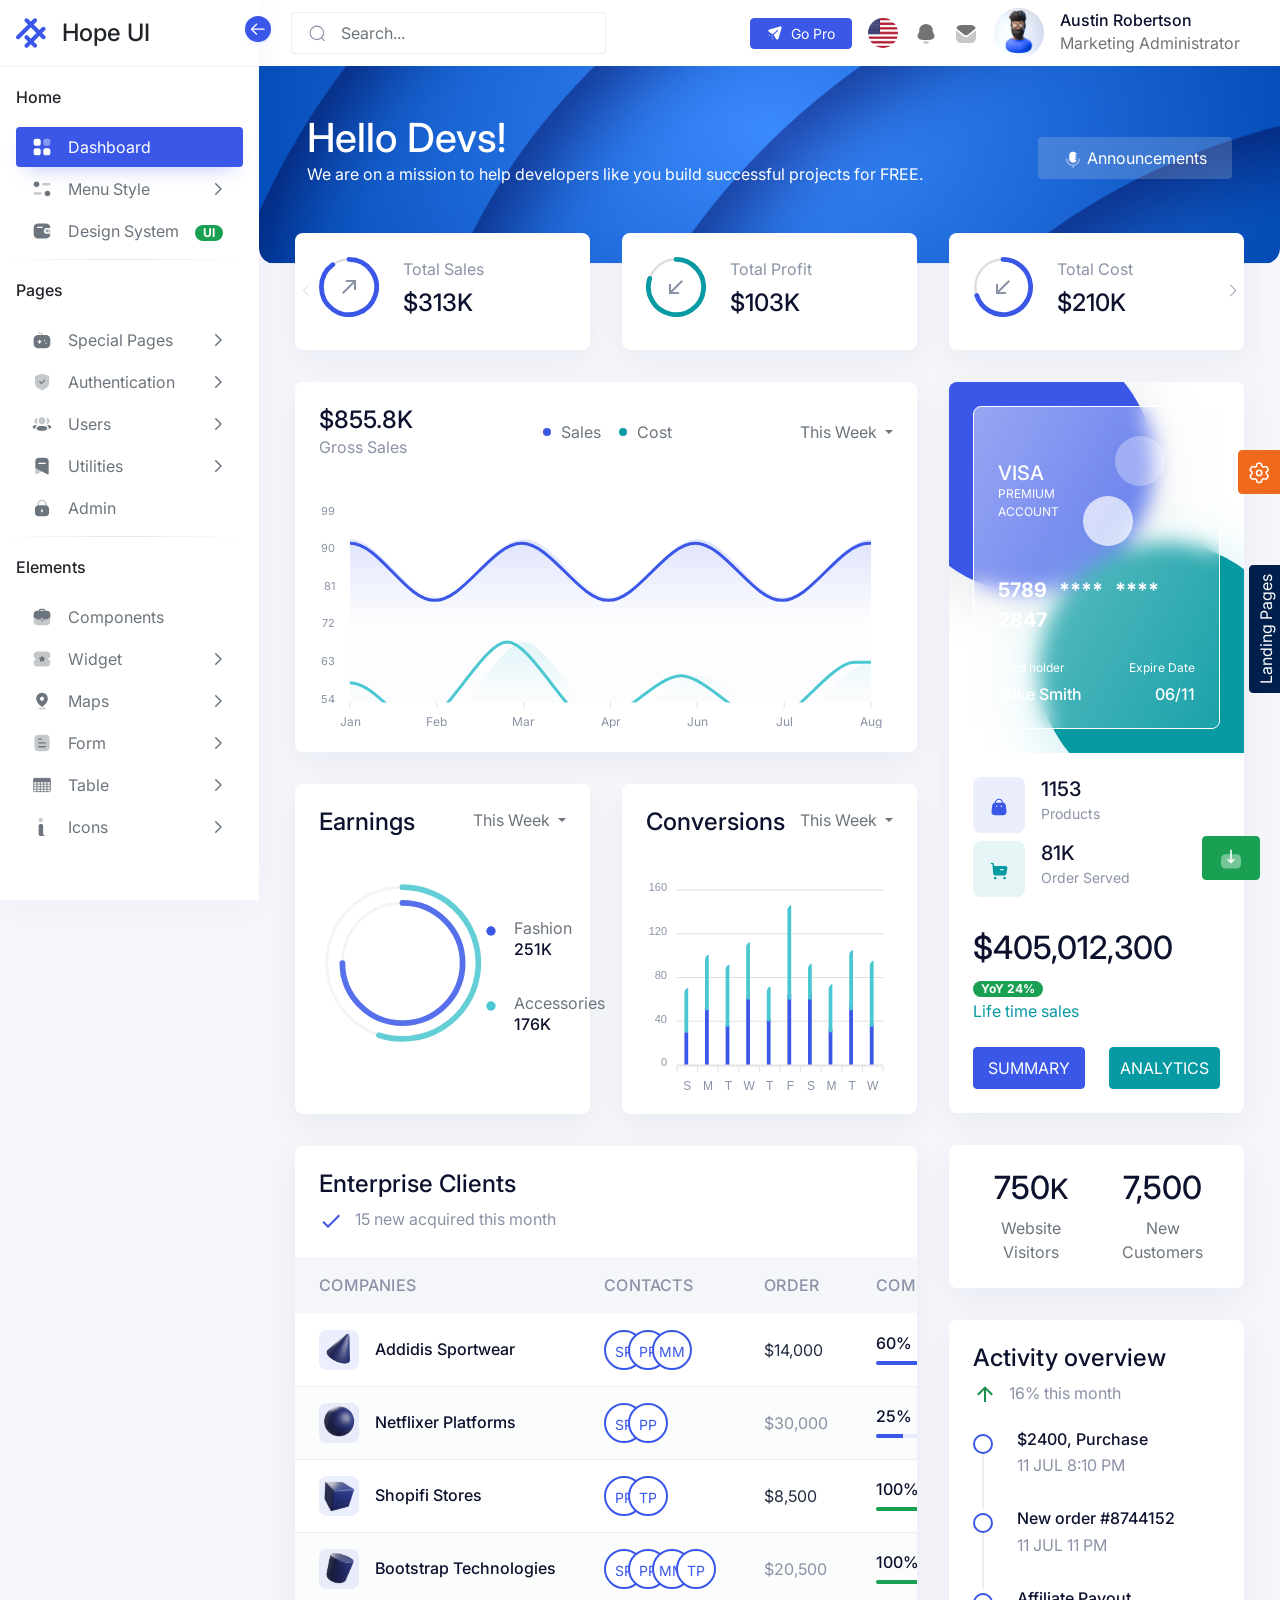
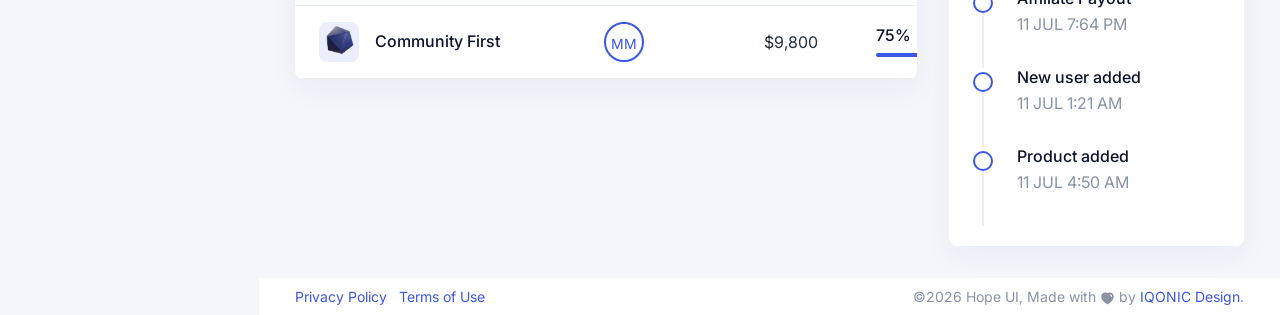
<file: dashboard/index.html>
<!doctype html>
<html lang="en" dir="ltr">
  <head>
    <meta charset="utf-8">
      <meta name="viewport" content="width=device-width, initial-scale=1, shrink-to-fit=no">
      <title>Hope UI | Responsive Bootstrap 5 Admin Dashboard Template</title>
      
      <!-- Favicon -->
      <link rel="shortcut icon" href="../assets/images/favicon.ico">
      
      <!-- Library / Plugin Css Build -->
      <link rel="stylesheet" href="../assets/css/core/libs.min.css">
      
      <!-- Aos Animation Css -->
      <link rel="stylesheet" href="../assets/vendor/aos/dist/aos.css">
      
      <!-- Hope Ui Design System Css -->
      <link rel="stylesheet" href="../assets/css/hope-ui.min.css?v=4.0.0">
      
      <!-- Custom Css -->
      <link rel="stylesheet" href="../assets/css/custom.min.css?v=4.0.0">
      
      <!-- Dark Css -->
      <link rel="stylesheet" href="../assets/css/dark.min.css">
      
      <!-- Customizer Css -->
      <link rel="stylesheet" href="../assets/css/customizer.min.css">
      
      <!-- RTL Css -->
      <link rel="stylesheet" href="../assets/css/rtl.min.css">
      
      
  </head>
  <body class="  ">
    <!-- loader Start -->
    <div id="loading">
      <div class="loader simple-loader">
          <div class="loader-body">
          </div>
      </div>    </div>
    <!-- loader END -->
    
    <aside class="sidebar sidebar-default sidebar-white sidebar-base navs-rounded-all ">
        <div class="sidebar-header d-flex align-items-center justify-content-start">
            <a href="../dashboard/index.html" class="navbar-brand">
                
                <!--Logo start-->
                <div class="logo-main">
                    <div class="logo-normal">
                        <svg class=" icon-30" viewBox="0 0 30 30" fill="none" xmlns="http://www.w3.org/2000/svg">
                            <rect x="-0.757324" y="19.2427" width="28" height="4" rx="2" transform="rotate(-45 -0.757324 19.2427)" fill="currentColor"/>
                            <rect x="7.72803" y="27.728" width="28" height="4" rx="2" transform="rotate(-45 7.72803 27.728)" fill="currentColor"/>
                            <rect x="10.5366" y="16.3945" width="16" height="4" rx="2" transform="rotate(45 10.5366 16.3945)" fill="currentColor"/>
                            <rect x="10.5562" y="-0.556152" width="28" height="4" rx="2" transform="rotate(45 10.5562 -0.556152)" fill="currentColor"/>
                        </svg>
                    </div>
                    <div class="logo-mini">
                        <svg class=" icon-30" viewBox="0 0 30 30" fill="none" xmlns="http://www.w3.org/2000/svg">
                            <rect x="-0.757324" y="19.2427" width="28" height="4" rx="2" transform="rotate(-45 -0.757324 19.2427)" fill="currentColor"/>
                            <rect x="7.72803" y="27.728" width="28" height="4" rx="2" transform="rotate(-45 7.72803 27.728)" fill="currentColor"/>
                            <rect x="10.5366" y="16.3945" width="16" height="4" rx="2" transform="rotate(45 10.5366 16.3945)" fill="currentColor"/>
                            <rect x="10.5562" y="-0.556152" width="28" height="4" rx="2" transform="rotate(45 10.5562 -0.556152)" fill="currentColor"/>
                        </svg>
                    </div>
                </div>
                <!--logo End-->
                
                
                
                
                <h4 class="logo-title">Hope UI</h4>
            </a>
            <div class="sidebar-toggle" data-toggle="sidebar" data-active="true">
                <i class="icon">
                    <svg width="20" height="20" viewBox="0 0 24 24" fill="none" xmlns="http://www.w3.org/2000/svg">
                        <path d="M4.25 12.2744L19.25 12.2744" stroke="currentColor" stroke-width="1.5" stroke-linecap="round" stroke-linejoin="round"></path>
                        <path d="M10.2998 18.2988L4.2498 12.2748L10.2998 6.24976" stroke="currentColor" stroke-width="1.5" stroke-linecap="round" stroke-linejoin="round"></path>
                    </svg>
                </i>
            </div>
        </div>
        <div class="sidebar-body pt-0 data-scrollbar">
            <div class="sidebar-list">
                <!-- Sidebar Menu Start -->
                <ul class="navbar-nav iq-main-menu" id="sidebar-menu">
                    <li class="nav-item static-item">
                        <a class="nav-link static-item disabled" href="#" tabindex="-1">
                            <span class="default-icon">Home</span>
                            <span class="mini-icon">-</span>
                        </a>
                    </li>
                    <li class="nav-item">
                        <a class="nav-link active" aria-current="page" href="../dashboard/index.html">
                            <i class="icon">
                                <svg width="20" viewBox="0 0 24 24" fill="none" xmlns="http://www.w3.org/2000/svg" class="icon-20">
                                    <path opacity="0.4" d="M16.0756 2H19.4616C20.8639 2 22.0001 3.14585 22.0001 4.55996V7.97452C22.0001 9.38864 20.8639 10.5345 19.4616 10.5345H16.0756C14.6734 10.5345 13.5371 9.38864 13.5371 7.97452V4.55996C13.5371 3.14585 14.6734 2 16.0756 2Z" fill="currentColor"></path>
                                    <path fill-rule="evenodd" clip-rule="evenodd" d="M4.53852 2H7.92449C9.32676 2 10.463 3.14585 10.463 4.55996V7.97452C10.463 9.38864 9.32676 10.5345 7.92449 10.5345H4.53852C3.13626 10.5345 2 9.38864 2 7.97452V4.55996C2 3.14585 3.13626 2 4.53852 2ZM4.53852 13.4655H7.92449C9.32676 13.4655 10.463 14.6114 10.463 16.0255V19.44C10.463 20.8532 9.32676 22 7.92449 22H4.53852C3.13626 22 2 20.8532 2 19.44V16.0255C2 14.6114 3.13626 13.4655 4.53852 13.4655ZM19.4615 13.4655H16.0755C14.6732 13.4655 13.537 14.6114 13.537 16.0255V19.44C13.537 20.8532 14.6732 22 16.0755 22H19.4615C20.8637 22 22 20.8532 22 19.44V16.0255C22 14.6114 20.8637 13.4655 19.4615 13.4655Z" fill="currentColor"></path>
                                </svg>
                            </i>
                            <span class="item-name">Dashboard</span>
                        </a>
                    </li>
                    <li class="nav-item">
                        <a class="nav-link" data-bs-toggle="collapse" href="#horizontal-menu" role="button" aria-expanded="false" aria-controls="horizontal-menu">
                            <i class="icon">
                                
                                <svg width="20" viewBox="0 0 24 24" fill="none" xmlns="http://www.w3.org/2000/svg" class="icon-20">
                                    <path opacity="0.4" d="M10.0833 15.958H3.50777C2.67555 15.958 2 16.6217 2 17.4393C2 18.2559 2.67555 18.9207 3.50777 18.9207H10.0833C10.9155 18.9207 11.5911 18.2559 11.5911 17.4393C11.5911 16.6217 10.9155 15.958 10.0833 15.958Z" fill="currentColor"></path>
                                    <path opacity="0.4" d="M22.0001 6.37867C22.0001 5.56214 21.3246 4.89844 20.4934 4.89844H13.9179C13.0857 4.89844 12.4102 5.56214 12.4102 6.37867C12.4102 7.1963 13.0857 7.86 13.9179 7.86H20.4934C21.3246 7.86 22.0001 7.1963 22.0001 6.37867Z" fill="currentColor"></path>
                                    <path d="M8.87774 6.37856C8.87774 8.24523 7.33886 9.75821 5.43887 9.75821C3.53999 9.75821 2 8.24523 2 6.37856C2 4.51298 3.53999 3 5.43887 3C7.33886 3 8.87774 4.51298 8.87774 6.37856Z" fill="currentColor"></path>
                                    <path d="M21.9998 17.3992C21.9998 19.2648 20.4609 20.7777 18.5609 20.7777C16.6621 20.7777 15.1221 19.2648 15.1221 17.3992C15.1221 15.5325 16.6621 14.0195 18.5609 14.0195C20.4609 14.0195 21.9998 15.5325 21.9998 17.3992Z" fill="currentColor"></path>
                                </svg>
                            </i>
                            <span class="item-name">Menu Style</span>
                            <i class="right-icon">
                                <svg class="icon-18" xmlns="http://www.w3.org/2000/svg" width="18" fill="none" viewBox="0 0 24 24" stroke="currentColor">
                                    <path stroke-linecap="round" stroke-linejoin="round" stroke-width="2" d="M9 5l7 7-7 7" />
                                </svg>
                            </i>
                        </a>
                        <ul class="sub-nav collapse" id="horizontal-menu" data-bs-parent="#sidebar-menu">
                            <li class="nav-item">
                                <a class="nav-link " href="../dashboard/index-horizontal.html">
                                  <i class="icon">
                                        <svg class="icon-10" xmlns="http://www.w3.org/2000/svg" width="10" viewBox="0 0 24 24" fill="currentColor">
                                            <g>
                                            <circle cx="12" cy="12" r="8" fill="currentColor"></circle>
                                            </g>
                                        </svg>
                                    </i>
                                  <i class="sidenav-mini-icon"> H </i>
                                  <span class="item-name"> Horizontal </span>
                                </a>
                            </li>
                            <li class="nav-item">
                                <a class="nav-link " href="../dashboard/index-dual-horizontal.html">
                                    <i class="icon">
                                        <svg class="icon-10" xmlns="http://www.w3.org/2000/svg" width="10" viewBox="0 0 24 24" fill="currentColor">
                                            <g>
                                            <circle cx="12" cy="12" r="8" fill="currentColor"></circle>
                                            </g>
                                        </svg>
                                    </i>
                                    <i class="sidenav-mini-icon"> D </i>
                                    <span class="item-name">Dual Horizontal</span>
                                </a>
                            </li>
                            <li class="nav-item">
                                <a class="nav-link " href="../dashboard/index-dual-compact.html">
                                    <i class="icon svg-icon">
                                        <svg class="icon-10" xmlns="http://www.w3.org/2000/svg" width="10" viewBox="0 0 24 24" fill="currentColor">
                                            <g>
                                            <circle cx="12" cy="12" r="8" fill="currentColor"></circle>
                                            </g>
                                        </svg>
                                    </i>
                                    <i class="sidenav-mini-icon"> D </i>                   
                                    <span class="item-name">Dual Compact</span>
                                </a>
                            </li>
                            <li class="nav-item">
                                <a class="nav-link " href="../dashboard/index-boxed.html">
                                    <i class="icon">
                                        <svg class="icon-10" xmlns="http://www.w3.org/2000/svg" width="10" viewBox="0 0 24 24" fill="currentColor">
                                            <g>
                                            <circle cx="12" cy="12" r="8" fill="currentColor"></circle>
                                            </g>
                                        </svg>
                                    </i>
                                    <i class="sidenav-mini-icon"> B </i>
                                    <span class="item-name">Boxed Horizontal</span>
                                </a>
                            </li>
                            <li class="nav-item">
                                <a class="nav-link " href="../dashboard/index-boxed-fancy.html">
                                    <i class="icon">
                                        <svg class="icon-10" xmlns="http://www.w3.org/2000/svg" width="10" viewBox="0 0 24 24" fill="currentColor">
                                            <g>
                                            <circle cx="12" cy="12" r="8" fill="currentColor"></circle>
                                            </g>
                                        </svg>
                                    </i>
                                    <i class="sidenav-mini-icon"> B </i>
                                    <span class="item-name">Boxed Fancy</span>
                                </a>
                            </li>
                        </ul>
                    </li>
                     <li class="nav-item">
                        <a class="nav-link" aria-current="page" href="https://templates.iqonic.design/hope-ui/html/dist/" target="_blank">
                            <i class="icon">
                                 <svg class="icon-20" width="20" viewBox="0 0 24 24" fill="none" xmlns="http://www.w3.org/2000/svg">
                                    <path fill-rule="evenodd" clip-rule="evenodd" d="M21.9964 8.37513H17.7618C15.7911 8.37859 14.1947 9.93514 14.1911 11.8566C14.1884 13.7823 15.7867 15.3458 17.7618 15.3484H22V15.6543C22 19.0136 19.9636 21 16.5173 21H7.48356C4.03644 21 2 19.0136 2 15.6543V8.33786C2 4.97862 4.03644 3 7.48356 3H16.5138C19.96 3 21.9964 4.97862 21.9964 8.33786V8.37513ZM6.73956 8.36733H12.3796H12.3831H12.3902C12.8124 8.36559 13.1538 8.03019 13.152 7.61765C13.1502 7.20598 12.8053 6.87318 12.3831 6.87491H6.73956C6.32 6.87664 5.97956 7.20858 5.97778 7.61852C5.976 8.03019 6.31733 8.36559 6.73956 8.36733Z" fill="currentColor"></path>
                                    <path opacity="0.4" d="M16.0374 12.2966C16.2465 13.2478 17.0805 13.917 18.0326 13.8996H21.2825C21.6787 13.8996 22 13.5715 22 13.166V10.6344C21.9991 10.2297 21.6787 9.90077 21.2825 9.8999H17.9561C16.8731 9.90338 15.9983 10.8024 16 11.9102C16 12.0398 16.0128 12.1695 16.0374 12.2966Z" fill="currentColor"></path>
                                    <circle cx="18" cy="11.8999" r="1" fill="currentColor"></circle>
                                </svg>
                                                         
                            </i>
                            <span class="item-name">Design System<span class="badge rounded-pill bg-success item-name">UI</span></span>
                        </a>
                    </li>
                    <li><hr class="hr-horizontal"></li>
                    <li class="nav-item static-item">
                        <a class="nav-link static-item disabled" href="#" tabindex="-1">
                            <span class="default-icon">Pages</span>
                            <span class="mini-icon">-</span>
                        </a>
                    </li>
                    <li class="nav-item">
                        <a class="nav-link" data-bs-toggle="collapse" href="#sidebar-special" role="button" aria-expanded="false" aria-controls="sidebar-special">
                            <i class="icon">
                                <svg class="icon-20"  width="20" viewBox="0 0 24 24" fill="none" xmlns="http://www.w3.org/2000/svg">
                                    <path opacity="0.4" d="M13.3051 5.88243V6.06547C12.8144 6.05584 12.3237 6.05584 11.8331 6.05584V5.89206C11.8331 5.22733 11.2737 4.68784 10.6064 4.68784H9.63482C8.52589 4.68784 7.62305 3.80152 7.62305 2.72254C7.62305 2.32755 7.95671 2 8.35906 2C8.77123 2 9.09508 2.32755 9.09508 2.72254C9.09508 3.01155 9.34042 3.24276 9.63482 3.24276H10.6064C12.0882 3.2524 13.2953 4.43736 13.3051 5.88243Z" fill="currentColor"></path>
                                    <path fill-rule="evenodd" clip-rule="evenodd" d="M15.164 6.08279C15.4791 6.08712 15.7949 6.09145 16.1119 6.09469C19.5172 6.09469 22 8.52241 22 11.875V16.1813C22 19.5339 19.5172 21.9616 16.1119 21.9616C14.7478 21.9905 13.3837 22.0001 12.0098 22.0001C10.6359 22.0001 9.25221 21.9905 7.88813 21.9616C4.48283 21.9616 2 19.5339 2 16.1813V11.875C2 8.52241 4.48283 6.09469 7.89794 6.09469C9.18351 6.07542 10.4985 6.05615 11.8332 6.05615C12.3238 6.05615 12.8145 6.05615 13.3052 6.06579C13.9238 6.06579 14.5425 6.07427 15.164 6.08279ZM10.8518 14.7459H9.82139V15.767C9.82139 16.162 9.48773 16.4896 9.08538 16.4896C8.67321 16.4896 8.34936 16.162 8.34936 15.767V14.7459H7.30913C6.90677 14.7459 6.57311 14.4279 6.57311 14.0233C6.57311 13.6283 6.90677 13.3008 7.30913 13.3008H8.34936V12.2892C8.34936 11.8942 8.67321 11.5667 9.08538 11.5667C9.48773 11.5667 9.82139 11.8942 9.82139 12.2892V13.3008H10.8518C11.2542 13.3008 11.5878 13.6283 11.5878 14.0233C11.5878 14.4279 11.2542 14.7459 10.8518 14.7459ZM15.0226 13.1177H15.1207C15.5231 13.1177 15.8567 12.7998 15.8567 12.3952C15.8567 12.0002 15.5231 11.6727 15.1207 11.6727H15.0226C14.6104 11.6727 14.2866 12.0002 14.2866 12.3952C14.2866 12.7998 14.6104 13.1177 15.0226 13.1177ZM16.7007 16.4318H16.7988C17.2012 16.4318 17.5348 16.1139 17.5348 15.7092C17.5348 15.3143 17.2012 14.9867 16.7988 14.9867H16.7007C16.2885 14.9867 15.9647 15.3143 15.9647 15.7092C15.9647 16.1139 16.2885 16.4318 16.7007 16.4318Z" fill="currentColor"></path>
                                </svg>
                            </i>
                            <span class="item-name">Special Pages</span>
                            <i class="right-icon">
                                <svg class="icon-18" xmlns="http://www.w3.org/2000/svg" width="18" fill="none" viewBox="0 0 24 24" stroke="currentColor">
                                    <path stroke-linecap="round" stroke-linejoin="round" stroke-width="2" d="M9 5l7 7-7 7" />
                                </svg>
                            </i>
                        </a>
                        <ul class="sub-nav collapse" id="sidebar-special" data-bs-parent="#sidebar-menu">
                            <li class="nav-item">
                                <a class="nav-link " href="../dashboard/special-pages/billing.html">
                                  <i class="icon">
                                        <svg class="icon-10" xmlns="http://www.w3.org/2000/svg" width="10" viewBox="0 0 24 24" fill="currentColor">
                                            <g>
                                            <circle cx="12" cy="12" r="8" fill="currentColor"></circle>
                                            </g>
                                        </svg>
                                    </i>
                                  <i class="sidenav-mini-icon"> B </i>
                                  <span class="item-name">Billing</span>
                                </a>
                            </li>
                            <li class="nav-item">
                                <a class="nav-link " href="../dashboard/special-pages/calender.html">
                                    <i class="icon">
                                        <svg class="icon-10" xmlns="http://www.w3.org/2000/svg" width="10" viewBox="0 0 24 24" fill="currentColor">
                                            <g>
                                            <circle cx="12" cy="12" r="8" fill="currentColor"></circle>
                                            </g>
                                        </svg>
                                    </i>
                                    <i class="sidenav-mini-icon"> C </i>
                                    <span class="item-name">Calender</span>
                                </a>
                            </li>
                            <li class="nav-item">
                                <a class="nav-link " href="../dashboard/special-pages/kanban.html">
                                   <i class="icon">
                                        <svg class="icon-10" xmlns="http://www.w3.org/2000/svg" width="10" viewBox="0 0 24 24" fill="currentColor">
                                            <g>
                                            <circle cx="12" cy="12" r="8" fill="currentColor"></circle>
                                            </g>
                                        </svg>
                                    </i>
                                   <i class="sidenav-mini-icon"> K </i>
                                   <span class="item-name">kanban</span>
                                </a>
                            </li>
                            <li class="nav-item">
                                <a class="nav-link " href="../dashboard/special-pages/pricing.html">
                                    <i class="icon">
                                        <svg class="icon-10" xmlns="http://www.w3.org/2000/svg" width="10" viewBox="0 0 24 24" fill="currentColor">
                                            <g>
                                            <circle cx="12" cy="12" r="8" fill="currentColor"></circle>
                                            </g>
                                        </svg>
                                    </i>
                                    <i class="sidenav-mini-icon"> P </i>
                                    <span class="item-name">Pricing</span>
                                </a>
                            </li>
                            <li class="nav-item">
                                <a class="nav-link " href="../dashboard/special-pages/rtl-support.html">
                                    <i class="icon">
                                        <svg class="icon-10" xmlns="http://www.w3.org/2000/svg" width="10" viewBox="0 0 24 24" fill="currentColor">
                                            <g>
                                            <circle cx="12" cy="12" r="8" fill="currentColor"></circle>
                                            </g>
                                        </svg>
                                    </i>
                                    <i class="sidenav-mini-icon"> R </i>
                                    <span class="item-name">RTL Support</span>
                                </a>
                            </li>
                            <li class="nav-item">
                                <a class="nav-link " href="../dashboard/special-pages/timeline.html">
                                    <i class="icon">
                                        <svg class="icon-10" xmlns="http://www.w3.org/2000/svg" width="10" viewBox="0 0 24 24" fill="currentColor">
                                            <g>
                                            <circle cx="12" cy="12" r="8" fill="currentColor"></circle>
                                            </g>
                                        </svg>
                                    </i>
                                    <i class="sidenav-mini-icon"> T </i>
                                    <span class="item-name">Timeline</span>
                                </a>
                            </li>
                        </ul>
                    </li>
                    <li class="nav-item">
                        <a class="nav-link" data-bs-toggle="collapse" href="#sidebar-auth" role="button" aria-expanded="false" aria-controls="sidebar-user">
                            <i class="icon">
                                <svg class="icon-20" width="20" viewBox="0 0 24 24" fill="none" xmlns="http://www.w3.org/2000/svg">
                                    <path opacity="0.4" d="M12.0865 22C11.9627 22 11.8388 21.9716 11.7271 21.9137L8.12599 20.0496C7.10415 19.5201 6.30481 18.9259 5.68063 18.2336C4.31449 16.7195 3.5544 14.776 3.54232 12.7599L3.50004 6.12426C3.495 5.35842 3.98931 4.67103 4.72826 4.41215L11.3405 2.10679C11.7331 1.96656 12.1711 1.9646 12.5707 2.09992L19.2081 4.32684C19.9511 4.57493 20.4535 5.25742 20.4575 6.02228L20.4998 12.6628C20.5129 14.676 19.779 16.6274 18.434 18.1581C17.8168 18.8602 17.0245 19.4632 16.0128 20.0025L12.4439 21.9088C12.3331 21.9686 12.2103 21.999 12.0865 22Z" fill="currentColor"></path>
                                    <path d="M11.3194 14.3209C11.1261 14.3219 10.9328 14.2523 10.7838 14.1091L8.86695 12.2656C8.57097 11.9793 8.56795 11.5145 8.86091 11.2262C9.15387 10.9369 9.63207 10.934 9.92906 11.2193L11.3083 12.5451L14.6758 9.22479C14.9698 8.93552 15.448 8.93258 15.744 9.21793C16.041 9.50426 16.044 9.97004 15.751 10.2574L11.8519 14.1022C11.7049 14.2474 11.5127 14.3199 11.3194 14.3209Z" fill="currentColor"></path>
                                </svg>
                            </i>
                            <span class="item-name">Authentication</span>
                            <i class="right-icon">
                                <svg class="icon-18" xmlns="http://www.w3.org/2000/svg" width="18" fill="none" viewBox="0 0 24 24" stroke="currentColor">
                                    <path stroke-linecap="round" stroke-linejoin="round" stroke-width="2" d="M9 5l7 7-7 7" />
                                </svg>
                            </i>
                        </a>
                        <ul class="sub-nav collapse" id="sidebar-auth" data-bs-parent="#sidebar-menu">
                            <li class="nav-item">
                                <a class="nav-link" href="../dashboard/auth/sign-in.html">
                                    <i class="icon">
                                        <svg class="icon-10" xmlns="http://www.w3.org/2000/svg" width="10" viewBox="0 0 24 24" fill="currentColor">
                                            <g>
                                            <circle cx="12" cy="12" r="8" fill="currentColor"></circle>
                                            </g>
                                        </svg>
                                    </i>
                                    <i class="sidenav-mini-icon"> L </i>
                                    <span class="item-name">Login</span>
                                </a>
                            </li>
                            <li class="nav-item">
                                <a class="nav-link" href="../dashboard/auth/sign-up.html">
                                    <i class="icon">
                                        <svg class="icon-10" xmlns="http://www.w3.org/2000/svg" width="10" viewBox="0 0 24 24" fill="currentColor">
                                            <g>
                                            <circle cx="12" cy="12" r="8" fill="currentColor"></circle>
                                            </g>
                                        </svg>
                                    </i>
                                    <i class="sidenav-mini-icon"> R </i>
                                    <span class="item-name">Register</span>
                                </a>
                            </li>
                            <li class="nav-item">
                                <a class="nav-link" href="../dashboard/auth/confirm-mail.html">
                                    <i class="icon">
                                        <svg class="icon-10" xmlns="http://www.w3.org/2000/svg" width="10" viewBox="0 0 24 24" fill="currentColor">
                                            <g>
                                            <circle cx="12" cy="12" r="8" fill="currentColor"></circle>
                                            </g>
                                        </svg>
                                    </i>
                                    <i class="sidenav-mini-icon"> C </i>
                                    <span class="item-name">Confirm Mail</span>
                                </a>
                            </li>
                            <li class="nav-item">
                                <a class="nav-link" href="../dashboard/auth/lock-screen.html">
                                    <i class="icon">
                                        <svg class="icon-10" xmlns="http://www.w3.org/2000/svg" width="10" viewBox="0 0 24 24" fill="currentColor">
                                            <g>
                                            <circle cx="12" cy="12" r="8" fill="currentColor"></circle>
                                            </g>
                                        </svg>
                                    </i>
                                    <i class="sidenav-mini-icon"> L </i>
                                    <span class="item-name">Lock Screen</span>
                                </a>
                            </li>
                            <li class="nav-item">
                                <a class="nav-link" href="../dashboard/auth/recoverpw.html">
                                   <i class="icon">
                                        <svg class="icon-10" xmlns="http://www.w3.org/2000/svg" width="10" viewBox="0 0 24 24" fill="currentColor">
                                            <g>
                                            <circle cx="12" cy="12" r="8" fill="currentColor"></circle>
                                            </g>
                                        </svg>
                                    </i>
                                    <i class="sidenav-mini-icon"> R </i>
                                    <span class="item-name">Recover password</span>
                                </a>
                            </li>
                        </ul>
                    </li>
                    <li class="nav-item">
                        <a class="nav-link" data-bs-toggle="collapse" href="#sidebar-user" role="button" aria-expanded="false" aria-controls="sidebar-user">
                            <i class="icon">
                                <svg class="icon-20" width="20" viewBox="0 0 24 24" fill="none" xmlns="http://www.w3.org/2000/svg">
                                    <path d="M11.9488 14.54C8.49884 14.54 5.58789 15.1038 5.58789 17.2795C5.58789 19.4562 8.51765 20.0001 11.9488 20.0001C15.3988 20.0001 18.3098 19.4364 18.3098 17.2606C18.3098 15.084 15.38 14.54 11.9488 14.54Z" fill="currentColor"></path>
                                    <path opacity="0.4" d="M11.949 12.467C14.2851 12.467 16.1583 10.5831 16.1583 8.23351C16.1583 5.88306 14.2851 4 11.949 4C9.61293 4 7.73975 5.88306 7.73975 8.23351C7.73975 10.5831 9.61293 12.467 11.949 12.467Z" fill="currentColor"></path>
                                    <path opacity="0.4" d="M21.0881 9.21923C21.6925 6.84176 19.9205 4.70654 17.664 4.70654C17.4187 4.70654 17.1841 4.73356 16.9549 4.77949C16.9244 4.78669 16.8904 4.802 16.8725 4.82902C16.8519 4.86324 16.8671 4.90917 16.8895 4.93889C17.5673 5.89528 17.9568 7.0597 17.9568 8.30967C17.9568 9.50741 17.5996 10.6241 16.9728 11.5508C16.9083 11.6462 16.9656 11.775 17.0793 11.7948C17.2369 11.8227 17.3981 11.8371 17.5629 11.8416C19.2059 11.8849 20.6807 10.8213 21.0881 9.21923Z" fill="currentColor"></path>
                                    <path d="M22.8094 14.817C22.5086 14.1722 21.7824 13.73 20.6783 13.513C20.1572 13.3851 18.747 13.205 17.4352 13.2293C17.4155 13.232 17.4048 13.2455 17.403 13.2545C17.4003 13.2671 17.4057 13.2887 17.4316 13.3022C18.0378 13.6039 20.3811 14.916 20.0865 17.6834C20.074 17.8032 20.1698 17.9068 20.2888 17.8888C20.8655 17.8059 22.3492 17.4853 22.8094 16.4866C23.0637 15.9589 23.0637 15.3456 22.8094 14.817Z" fill="currentColor"></path>
                                    <path opacity="0.4" d="M7.04459 4.77973C6.81626 4.7329 6.58077 4.70679 6.33543 4.70679C4.07901 4.70679 2.30701 6.84201 2.9123 9.21947C3.31882 10.8216 4.79355 11.8851 6.43661 11.8419C6.60136 11.8374 6.76343 11.8221 6.92013 11.7951C7.03384 11.7753 7.09115 11.6465 7.02668 11.551C6.3999 10.6234 6.04263 9.50765 6.04263 8.30991C6.04263 7.05904 6.43303 5.89462 7.11085 4.93913C7.13234 4.90941 7.14845 4.86348 7.12696 4.82926C7.10906 4.80135 7.07593 4.78694 7.04459 4.77973Z" fill="currentColor"></path>
                                    <path d="M3.32156 13.5127C2.21752 13.7297 1.49225 14.1719 1.19139 14.8167C0.936203 15.3453 0.936203 15.9586 1.19139 16.4872C1.65163 17.4851 3.13531 17.8066 3.71195 17.8885C3.83104 17.9065 3.92595 17.8038 3.91342 17.6832C3.61883 14.9167 5.9621 13.6046 6.56918 13.3029C6.59425 13.2885 6.59962 13.2677 6.59694 13.2542C6.59515 13.2452 6.5853 13.2317 6.5656 13.2299C5.25294 13.2047 3.84358 13.3848 3.32156 13.5127Z" fill="currentColor"></path>
                                </svg>
                            </i>
                            <span class="item-name">Users</span>
                            <i class="right-icon">
                                <svg class="icon-18" xmlns="http://www.w3.org/2000/svg" width="18" fill="none" viewBox="0 0 24 24" stroke="currentColor">
                                    <path stroke-linecap="round" stroke-linejoin="round" stroke-width="2" d="M9 5l7 7-7 7" />
                                </svg>
                            </i>
                        </a>
                        <ul class="sub-nav collapse" id="sidebar-user" data-bs-parent="#sidebar-menu">
                            <li class="nav-item">
                                <a class="nav-link " href="../dashboard/app/user-profile.html">
                                    <i class="icon">
                                        <svg class="icon-10" xmlns="http://www.w3.org/2000/svg" width="10" viewBox="0 0 24 24" fill="currentColor">
                                            <g>
                                            <circle cx="12" cy="12" r="8" fill="currentColor"></circle>
                                            </g>
                                        </svg>
                                    </i>
                                    <i class="sidenav-mini-icon"> U </i>
                                    <span class="item-name">User Profile</span>
                                </a>
                            </li>
                            <li class="nav-item">
                                <a class="nav-link " href="../dashboard/app/user-add.html">
                                    <i class="icon">
                                        <svg class="icon-10" xmlns="http://www.w3.org/2000/svg" width="10" viewBox="0 0 24 24" fill="currentColor">
                                            <g>
                                            <circle cx="12" cy="12" r="8" fill="currentColor"></circle>
                                            </g>
                                        </svg>
                                    </i>
                                    <i class="sidenav-mini-icon"> A </i>
                                    <span class="item-name">Add User</span>
                                </a>
                            </li>
                            <li class="nav-item">
                                <a class="nav-link " href="../dashboard/app/user-list.html">
                                    <i class="icon">
                                        <svg class="icon-10" xmlns="http://www.w3.org/2000/svg" width="10" viewBox="0 0 24 24" fill="currentColor">
                                            <g>
                                            <circle cx="12" cy="12" r="8" fill="currentColor"></circle>
                                            </g>
                                        </svg>
                                    </i>
                                    <i class="sidenav-mini-icon"> U </i>
                                    <span class="item-name">User List</span>
                                </a>
                            </li>
                        </ul>
                    </li>
                    <li class="nav-item">
                        <a class="nav-link" data-bs-toggle="collapse" href="#utilities-error" role="button" aria-expanded="false" aria-controls="utilities-error">
                            <i class="icon">
                                <svg class="icon-20" width="20" viewBox="0 0 24 24" fill="none" xmlns="http://www.w3.org/2000/svg">
                                    <path opacity="0.4" d="M11.9912 18.6215L5.49945 21.864C5.00921 22.1302 4.39768 21.9525 4.12348 21.4643C4.0434 21.3108 4.00106 21.1402 4 20.9668V13.7087C4 14.4283 4.40573 14.8725 5.47299 15.37L11.9912 18.6215Z" fill="currentColor"></path>
                                    <path fill-rule="evenodd" clip-rule="evenodd" d="M8.89526 2H15.0695C17.7773 2 19.9735 3.06605 20 5.79337V20.9668C19.9989 21.1374 19.9565 21.3051 19.8765 21.4554C19.7479 21.7007 19.5259 21.8827 19.2615 21.9598C18.997 22.0368 18.7128 22.0023 18.4741 21.8641L11.9912 18.6215L5.47299 15.3701C4.40573 14.8726 4 14.4284 4 13.7088V5.79337C4 3.06605 6.19625 2 8.89526 2ZM8.22492 9.62227H15.7486C16.1822 9.62227 16.5336 9.26828 16.5336 8.83162C16.5336 8.39495 16.1822 8.04096 15.7486 8.04096H8.22492C7.79137 8.04096 7.43991 8.39495 7.43991 8.83162C7.43991 9.26828 7.79137 9.62227 8.22492 9.62227Z" fill="currentColor"></path>
                                </svg>
                            </i>
                            <span class="item-name">Utilities</span>
                            <i class="right-icon">
                                <svg class="icon-18" xmlns="http://www.w3.org/2000/svg" width="18" fill="none" viewBox="0 0 24 24" stroke="currentColor">
                                    <path stroke-linecap="round" stroke-linejoin="round" stroke-width="2" d="M9 5l7 7-7 7" />
                                </svg>
                            </i>
                        </a>
                        <ul class="sub-nav collapse" id="utilities-error" data-bs-parent="#sidebar-menu">
                            <li class="nav-item">
                                <a class="nav-link " href="../dashboard/errors/error404.html">
                                    <i class="icon">
                                        <svg class="icon-10" xmlns="http://www.w3.org/2000/svg" width="10" viewBox="0 0 24 24" fill="currentColor">
                                            <g>
                                            <circle cx="12" cy="12" r="8" fill="currentColor"></circle>
                                            </g>
                                        </svg>
                                    </i>
                                    <span class="item-name">Error 404</span>
                                </a>
                            </li>
                            <li class="nav-item">
                                <a class="nav-link " href="../dashboard/errors/error500.html">
                                    <i class="icon">
                                        <svg class="icon-10" xmlns="http://www.w3.org/2000/svg" width="10" viewBox="0 0 24 24" fill="currentColor">
                                            <g>
                                            <circle cx="12" cy="12" r="8" fill="currentColor"></circle>
                                            </g>
                                        </svg>
                                    </i>
                                    <span class="item-name">Error 500</span>
                                </a>
                            </li>
                            <li class="nav-item">
                                <a class="nav-link " href="../dashboard/errors/maintenance.html">
                                    <i class="icon">
                                        <svg  class="icon-10" xmlns="http://www.w3.org/2000/svg" width="10" viewBox="0 0 24 24" fill="currentColor">
                                            <g>
                                            <circle cx="12" cy="12" r="8" fill="currentColor"></circle>
                                            </g>
                                        </svg>
                                    </i>
                                    <span class="item-name">Maintenance</span>
                                </a>
                            </li>
                        </ul>
                    </li>
                    <li class="nav-item">
                        <a class="nav-link "  href="../dashboard/admin.html">
                            <i class="icon">
                            <svg class="icon-20" width="20" viewBox="0 0 24 24" fill="none" xmlns="http://www.w3.org/2000/svg">
                            <path fill-rule="evenodd" clip-rule="evenodd" d="M7.7688 8.71387H16.2312C18.5886 8.71387 20.5 10.5831 20.5 12.8885V17.8254C20.5 20.1308 18.5886 22 16.2312 22H7.7688C5.41136 22 3.5 20.1308 3.5 17.8254V12.8885C3.5 10.5831 5.41136 8.71387 7.7688 8.71387ZM11.9949 17.3295C12.4928 17.3295 12.8891 16.9419 12.8891 16.455V14.2489C12.8891 13.772 12.4928 13.3844 11.9949 13.3844C11.5072 13.3844 11.1109 13.772 11.1109 14.2489V16.455C11.1109 16.9419 11.5072 17.3295 11.9949 17.3295Z" fill="currentColor"></path>
                            <path opacity="0.4" d="M17.523 7.39595V8.86667C17.1673 8.7673 16.7913 8.71761 16.4052 8.71761H15.7447V7.39595C15.7447 5.37868 14.0681 3.73903 12.0053 3.73903C9.94257 3.73903 8.26594 5.36874 8.25578 7.37608V8.71761H7.60545C7.20916 8.71761 6.83319 8.7673 6.47754 8.87661V7.39595C6.4877 4.41476 8.95692 2 11.985 2C15.0537 2 17.523 4.41476 17.523 7.39595Z" fill="currentColor"></path>
                            </svg>
                            </i>
                            <span class="item-name">Admin</span>
                        </a>
                    </li>
                    <li><hr class="hr-horizontal"></li>
                    <li class="nav-item static-item">
                        <a class="nav-link static-item disabled" href="#" tabindex="-1">
                            <span class="default-icon">Elements</span>
                            <span class="mini-icon">-</span>
                        </a>
                    </li>
                    <li class="nav-item">
                        <a class="nav-link" href="https://templates.iqonic.design/hope-ui/html/dist/#accordion">
                            <i class="icon">
                                 <svg class="icon-20" width="20" viewBox="0 0 24 24" fill="none" xmlns="http://www.w3.org/2000/svg">                                
                               <path opacity="0.4" d="M2 11.0786C2.05 13.4166 2.19 17.4156 2.21 17.8566C2.281 18.7996 2.642 19.7526 3.204 20.4246C3.986 21.3676 4.949 21.7886 6.292 21.7886C8.148 21.7986 10.194 21.7986 12.181 21.7986C14.176 21.7986 16.112 21.7986 17.747 21.7886C19.071 21.7886 20.064 21.3566 20.836 20.4246C21.398 19.7526 21.759 18.7896 21.81 17.8566C21.83 17.4856 21.93 13.1446 21.99 11.0786H2Z" fill="currentColor"></path>                                <path d="M11.2451 15.3843V16.6783C11.2451 17.0923 11.5811 17.4283 11.9951 17.4283C12.4091 17.4283 12.7451 17.0923 12.7451 16.6783V15.3843C12.7451 14.9703 12.4091 14.6343 11.9951 14.6343C11.5811 14.6343 11.2451 14.9703 11.2451 15.3843Z" fill="currentColor"></path>                                <path fill-rule="evenodd" clip-rule="evenodd" d="M10.211 14.5565C10.111 14.9195 9.762 15.1515 9.384 15.1015C6.833 14.7455 4.395 13.8405 2.337 12.4815C2.126 12.3435 2 12.1075 2 11.8555V8.38949C2 6.28949 3.712 4.58149 5.817 4.58149H7.784C7.972 3.12949 9.202 2.00049 10.704 2.00049H13.286C14.787 2.00049 16.018 3.12949 16.206 4.58149H18.183C20.282 4.58149 21.99 6.28949 21.99 8.38949V11.8555C21.99 12.1075 21.863 12.3425 21.654 12.4815C19.592 13.8465 17.144 14.7555 14.576 15.1105C14.541 15.1155 14.507 15.1175 14.473 15.1175C14.134 15.1175 13.831 14.8885 13.746 14.5525C13.544 13.7565 12.821 13.1995 11.99 13.1995C11.148 13.1995 10.433 13.7445 10.211 14.5565ZM13.286 3.50049H10.704C10.031 3.50049 9.469 3.96049 9.301 4.58149H14.688C14.52 3.96049 13.958 3.50049 13.286 3.50049Z" fill="currentColor">
                               </path></svg> 
                            </i>
                            <span class="item-name">Components</span>
                        </a>
                    </li>
                    <li class="nav-item">
                        <a class="nav-link" data-bs-toggle="collapse" href="#sidebar-widget" role="button" aria-expanded="false" aria-controls="sidebar-widget">
                            <i class="icon">
                                <svg class="icon-20" width="20" viewBox="0 0 24 24" fill="none" xmlns="http://www.w3.org/2000/svg">
                                    <path opacity="0.4" d="M21.25 13.4764C20.429 13.4764 19.761 12.8145 19.761 12.001C19.761 11.1865 20.429 10.5246 21.25 10.5246C21.449 10.5246 21.64 10.4463 21.78 10.3076C21.921 10.1679 22 9.97864 22 9.78146L21.999 7.10415C21.999 4.84102 20.14 3 17.856 3H6.144C3.86 3 2.001 4.84102 2.001 7.10415L2 9.86766C2 10.0648 2.079 10.2541 2.22 10.3938C2.36 10.5325 2.551 10.6108 2.75 10.6108C3.599 10.6108 4.239 11.2083 4.239 12.001C4.239 12.8145 3.571 13.4764 2.75 13.4764C2.336 13.4764 2 13.8093 2 14.2195V16.8949C2 19.158 3.858 21 6.143 21H17.857C20.142 21 22 19.158 22 16.8949V14.2195C22 13.8093 21.664 13.4764 21.25 13.4764Z" fill="currentColor"></path>
                                    <path d="M15.4303 11.5887L14.2513 12.7367L14.5303 14.3597C14.5783 14.6407 14.4653 14.9177 14.2343 15.0837C14.0053 15.2517 13.7063 15.2727 13.4543 15.1387L11.9993 14.3737L10.5413 15.1397C10.4333 15.1967 10.3153 15.2267 10.1983 15.2267C10.0453 15.2267 9.89434 15.1787 9.76434 15.0847C9.53434 14.9177 9.42134 14.6407 9.46934 14.3597L9.74734 12.7367L8.56834 11.5887C8.36434 11.3907 8.29334 11.0997 8.38134 10.8287C8.47034 10.5587 8.70034 10.3667 8.98134 10.3267L10.6073 10.0897L11.3363 8.61268C11.4633 8.35868 11.7173 8.20068 11.9993 8.20068H12.0013C12.2843 8.20168 12.5383 8.35968 12.6633 8.61368L13.3923 10.0897L15.0213 10.3277C15.2993 10.3667 15.5293 10.5587 15.6173 10.8287C15.7063 11.0997 15.6353 11.3907 15.4303 11.5887Z" fill="currentColor"></path>
                                </svg>
                            </i>
                            <span class="item-name">widget</span>
                            <i class="right-icon">
                                <svg class="icon-18" xmlns="http://www.w3.org/2000/svg" width="18" fill="none" viewBox="0 0 24 24" stroke="currentColor">
                                    <path stroke-linecap="round" stroke-linejoin="round" stroke-width="2" d="M9 5l7 7-7 7" />
                                </svg>
                            </i>
                        </a>
                        <ul class="sub-nav collapse" id="sidebar-widget" data-bs-parent="#sidebar-menu">
                            <li class="nav-item">
                                <a class="nav-link " href="../dashboard/widget/widgetbasic.html">
                                    <i class="icon">
                                        <svg class="icon-10" xmlns="http://www.w3.org/2000/svg" width="10" viewBox="0 0 24 24" fill="currentColor">
                                            <g>
                                            <circle cx="12" cy="12" r="8" fill="currentColor"></circle>
                                            </g>
                                        </svg>
                                    </i>
                                    <i class="sidenav-mini-icon"> W </i>
                                    <span class="item-name">Widget Basic</span>
                                </a>
                            </li>
                            <li class="nav-item">
                                <a class="nav-link " href="../dashboard/widget/widgetchart.html">
                                    <i class="icon">
                                        <svg class="icon-10" xmlns="http://www.w3.org/2000/svg" width="10" viewBox="0 0 24 24" fill="currentColor">
                                            <g>
                                            <circle cx="12" cy="12" r="8" fill="currentColor"></circle>
                                            </g>
                                        </svg>
                                    </i>
                                    <i class="sidenav-mini-icon"> W </i>
                                    <span class="item-name">Widget Chart</span>
                                </a>
                            </li>
                             <li class="nav-item">
                                <a class="nav-link " href="../dashboard/widget/widgetcard.html">
                                    <i class="icon">
                                        <svg class="icon-10" xmlns="http://www.w3.org/2000/svg" width="10" viewBox="0 0 24 24" fill="currentColor">
                                            <g>
                                            <circle cx="12" cy="12" r="8" fill="currentColor"></circle>
                                            </g>
                                        </svg>
                                    </i>
                                    <i class="sidenav-mini-icon"> W </i>
                                    <span class="item-name">Widget Card</span>
                                </a>
                            </li>
                        </ul>
                    </li>
                    <li class="nav-item">
                        <a class="nav-link" data-bs-toggle="collapse" href="#sidebar-maps" role="button" aria-expanded="false" aria-controls="sidebar-maps">
                            <i class="icon">
                                <svg class="icon-20" width="20" viewBox="0 0 24 24" fill="none" xmlns="http://www.w3.org/2000/svg">
                                    <path fill-rule="evenodd" clip-rule="evenodd" d="M8.53162 2.93677C10.7165 1.66727 13.402 1.68946 15.5664 2.99489C17.7095 4.32691 19.012 6.70418 18.9998 9.26144C18.95 11.8019 17.5533 14.19 15.8075 16.0361C14.7998 17.1064 13.6726 18.0528 12.4488 18.856C12.3228 18.9289 12.1848 18.9777 12.0415 19C11.9036 18.9941 11.7693 18.9534 11.6508 18.8814C9.78243 17.6746 8.14334 16.134 6.81233 14.334C5.69859 12.8314 5.06584 11.016 5 9.13442C4.99856 6.57225 6.34677 4.20627 8.53162 2.93677ZM9.79416 10.1948C10.1617 11.1008 11.0292 11.6918 11.9916 11.6918C12.6221 11.6964 13.2282 11.4438 13.6748 10.9905C14.1214 10.5371 14.3715 9.92064 14.3692 9.27838C14.3726 8.29804 13.7955 7.41231 12.9073 7.03477C12.0191 6.65723 10.995 6.86235 10.3133 7.55435C9.63159 8.24635 9.42664 9.28872 9.79416 10.1948Z" fill="currentColor"></path>
                                    <ellipse opacity="0.4" cx="12" cy="21" rx="5" ry="1" fill="currentColor"></ellipse>
                                </svg>
                            </i>
                            <span class="item-name">Maps</span>
                            <i class="right-icon">
                                <svg class="icon-18" xmlns="http://www.w3.org/2000/svg" width="18" fill="none" viewBox="0 0 24 24" stroke="currentColor">
                                    <path stroke-linecap="round" stroke-linejoin="round" stroke-width="2" d="M9 5l7 7-7 7" />
                                </svg>
                            </i>
                        </a>
                        <ul class="sub-nav collapse" id="sidebar-maps" data-bs-parent="#sidebar-menu">
                            <li class="nav-item">
                                <a class="nav-link " href="../dashboard/maps/google.html">
                                    <i class="icon">
                                        <svg class="icon-10" xmlns="http://www.w3.org/2000/svg" width="10" viewBox="0 0 24 24" fill="currentColor">
                                            <g>
                                            <circle cx="12" cy="12" r="8" fill="currentColor"></circle>
                                            </g>
                                        </svg>
                                    </i>
                                    <i class="sidenav-mini-icon"> G </i>
                                    <span class="item-name">Google</span>
                                </a>
                            </li>
                            <li class="nav-item">
                                <a class="nav-link " href="../dashboard/maps/vector.html">
                                   <i class="icon">
                                        <svg class="icon-10" xmlns="http://www.w3.org/2000/svg" width="10" viewBox="0 0 24 24" fill="currentColor">
                                            <g>
                                            <circle cx="12" cy="12" r="8" fill="currentColor"></circle>
                                            </g>
                                        </svg>
                                    </i>
                                    <i class="sidenav-mini-icon"> V </i>
                                    <span class="item-name">Vector</span>
                                </a>
                            </li>
                        </ul>
                    </li>
                    <li class="nav-item">
                        <a class="nav-link" data-bs-toggle="collapse" href="#sidebar-form" role="button" aria-expanded="false" aria-controls="sidebar-form">
                            <i class="icon">
                                <svg class="icon-20" width="20" viewBox="0 0 24 24" fill="none" xmlns="http://www.w3.org/2000/svg">
                                    <path opacity="0.4" d="M16.191 2H7.81C4.77 2 3 3.78 3 6.83V17.16C3 20.26 4.77 22 7.81 22H16.191C19.28 22 21 20.26 21 17.16V6.83C21 3.78 19.28 2 16.191 2Z" fill="currentColor"></path>
                                    <path fill-rule="evenodd" clip-rule="evenodd" d="M8.07996 6.6499V6.6599C7.64896 6.6599 7.29996 7.0099 7.29996 7.4399C7.29996 7.8699 7.64896 8.2199 8.07996 8.2199H11.069C11.5 8.2199 11.85 7.8699 11.85 7.4289C11.85 6.9999 11.5 6.6499 11.069 6.6499H8.07996ZM15.92 12.7399H8.07996C7.64896 12.7399 7.29996 12.3899 7.29996 11.9599C7.29996 11.5299 7.64896 11.1789 8.07996 11.1789H15.92C16.35 11.1789 16.7 11.5299 16.7 11.9599C16.7 12.3899 16.35 12.7399 15.92 12.7399ZM15.92 17.3099H8.07996C7.77996 17.3499 7.48996 17.1999 7.32996 16.9499C7.16996 16.6899 7.16996 16.3599 7.32996 16.1099C7.48996 15.8499 7.77996 15.7099 8.07996 15.7399H15.92C16.319 15.7799 16.62 16.1199 16.62 16.5299C16.62 16.9289 16.319 17.2699 15.92 17.3099Z" fill="currentColor"></path>
                                </svg>
                            </i>
                            <span class="item-name">Form</span>
                            <i class="right-icon">
                                <svg class="icon-18" xmlns="http://www.w3.org/2000/svg" width="18" fill="none" viewBox="0 0 24 24" stroke="currentColor">
                                    <path stroke-linecap="round" stroke-linejoin="round" stroke-width="2" d="M9 5l7 7-7 7" />
                                </svg>
                            </i>
                        </a>
                        <ul class="sub-nav collapse" id="sidebar-form" data-bs-parent="#sidebar-menu">
                            <li class="nav-item">
                                <a class="nav-link " href="../dashboard/form/form-element.html">
                                   <i class="icon">
                                        <svg class="icon-10" xmlns="http://www.w3.org/2000/svg" width="10" viewBox="0 0 24 24" fill="currentColor">
                                            <g>
                                            <circle cx="12" cy="12" r="8" fill="currentColor"></circle>
                                            </g>
                                        </svg>
                                    </i>
                                   <i class="sidenav-mini-icon"> E </i>
                                   <span class="item-name">Elements</span>
                                </a>
                            </li>
                            <li class="nav-item">
                                <a class="nav-link " href="../dashboard/form/form-wizard.html">
                                    <i class="icon">
                                        <svg class="icon-10" xmlns="http://www.w3.org/2000/svg" width="10" viewBox="0 0 24 24" fill="currentColor">
                                            <g>
                                            <circle cx="12" cy="12" r="8" fill="currentColor"></circle>
                                            </g>
                                        </svg>
                                    </i>
                                    <i class="sidenav-mini-icon"> W </i>
                                    <span class="item-name">Wizard</span>
                                </a>
                            </li>
                            <li class="nav-item">
                                <a class="nav-link " href="../dashboard/form/form-validation.html">
                                    <i class="icon">
                                        <svg class="icon-10" xmlns="http://www.w3.org/2000/svg" width="10" viewBox="0 0 24 24" fill="currentColor">
                                            <g>
                                            <circle cx="12" cy="12" r="8" fill="currentColor"></circle>
                                            </g>
                                        </svg>
                                    </i>
                                    <i class="sidenav-mini-icon"> V </i>
                                    <span class="item-name">Validation</span>
                                </a>
                            </li>
                        </ul>
                    </li>
                    <li class="nav-item">
                        <a class="nav-link" data-bs-toggle="collapse" href="#sidebar-table" role="button" aria-expanded="false" aria-controls="sidebar-table">
                            <i class="icon">
                                <svg class="icon-20" xmlns="http://www.w3.org/2000/svg" width="20"  viewBox="0 0 24 24" fill="none">
                                    <path d="M2 5C2 4.44772 2.44772 4 3 4H8.66667H21C21.5523 4 22 4.44772 22 5V8H15.3333H8.66667H2V5Z" fill="currentColor" stroke="currentColor"/>
                                    <path d="M6 8H2V11M6 8V20M6 8H14M6 20H3C2.44772 20 2 19.5523 2 19V11M6 20H14M14 8H22V11M14 8V20M14 20H21C21.5523 20 22 19.5523 22 19V11M2 11H22M2 14H22M2 17H22M10 8V20M18 8V20" stroke="currentColor"/>
                                </svg>
                            </i>
                            <span class="item-name">Table</span>
                            <i class="right-icon">
                                <svg class="icon-18" xmlns="http://www.w3.org/2000/svg" width="18" fill="none" viewBox="0 0 24 24" stroke="currentColor">
                                    <path stroke-linecap="round" stroke-linejoin="round" stroke-width="2" d="M9 5l7 7-7 7" />
                                </svg>
                            </i>
                        </a>
                        <ul class="sub-nav collapse" id="sidebar-table" data-bs-parent="#sidebar-menu">
                            <li class="nav-item">
                                <a class="nav-link " href="../dashboard/table/bootstrap-table.html">
                                    <i class="icon">
                                        <svg class="icon-10" xmlns="http://www.w3.org/2000/svg" width="10" viewBox="0 0 24 24" fill="currentColor">
                                            <g>
                                            <circle cx="12" cy="12" r="8" fill="currentColor"></circle>
                                            </g>
                                        </svg>
                                    </i>
                                    <i class="sidenav-mini-icon"> B </i>
                                    <span class="item-name">Bootstrap Table</span>
                                </a>
                            </li>
                            <li class="nav-item">
                                <a class="nav-link " href="../dashboard/table/table-data.html">
                                   <i class="icon">
                                        <svg class="icon-10" xmlns="http://www.w3.org/2000/svg" width="10" viewBox="0 0 24 24" fill="currentColor">
                                            <g>
                                            <circle cx="12" cy="12" r="8" fill="currentColor"></circle>
                                            </g>
                                        </svg>
                                    </i>
                                   <i class="sidenav-mini-icon"> D </i>
                                   <span class="item-name">Datatable</span>
                                </a>
                            </li>
                        </ul>
                    </li>
                    <li class="nav-item mb-5">
                        <a class="nav-link" data-bs-toggle="collapse" href="#sidebar-icons" role="button" aria-expanded="false" aria-controls="sidebar-icons">
                            <i class="icon">
                                <svg class="icon-20" xmlns="http://www.w3.org/2000/svg" width="20" viewBox="0 0 24 24" fill="currentColor">
                                    <path d="M8 10.5378C8 9.43327 8.89543 8.53784 10 8.53784H11.3333C12.4379 8.53784 13.3333 9.43327 13.3333 10.5378V19.8285C13.3333 20.9331 14.2288 21.8285 15.3333 21.8285H16C16 21.8285 12.7624 23.323 10.6667 22.9361C10.1372 22.8384 9.52234 22.5913 9.01654 22.3553C8.37357 22.0553 8 21.3927 8 20.6832V10.5378Z" fill="currentColor"/>
                                    <rect opacity="0.4" x="8" y="1" width="5" height="5" rx="2.5" fill="currentColor"/>
                                </svg>
                            </i>
                            <span class="item-name">Icons</span>
                            <i class="right-icon">
                                <svg class="icon-18" xmlns="http://www.w3.org/2000/svg" width="18" fill="none" viewBox="0 0 24 24" stroke="currentColor">
                                    <path stroke-linecap="round" stroke-linejoin="round" stroke-width="2" d="M9 5l7 7-7 7" />
                                </svg>
                            </i>
                        </a>
                        <ul class="sub-nav collapse" id="sidebar-icons" data-bs-parent="#sidebar-menu">
                            <li class="nav-item">
                                <a class="nav-link " href="../dashboard/icons/solid.html">
                                    <i class="icon">
                                        <svg class="icon-10" xmlns="http://www.w3.org/2000/svg" width="10" viewBox="0 0 24 24" fill="currentColor">
                                            <g>
                                            <circle cx="12" cy="12" r="8" fill="currentColor"></circle>
                                            </g>
                                        </svg>
                                    </i>
                                    <i class="sidenav-mini-icon"> S </i>
                                     <span class="item-name">Solid</span>
                                </a>
                            </li>
                            <li class="nav-item">
                                <a class="nav-link " href="../dashboard/icons/outline.html">
                                    <i class="icon">
                                        <svg class="icon-10" xmlns="http://www.w3.org/2000/svg" width="10" viewBox="0 0 24 24" fill="currentColor">
                                            <g>
                                            <circle cx="12" cy="12" r="8" fill="currentColor"></circle>
                                            </g>
                                        </svg>
                                    </i>
                                    <i class="sidenav-mini-icon"> O </i>
                                     <span class="item-name">Outlined</span></a>
                            </li>
                            <li class="nav-item">
                                <a class="nav-link " href="../dashboard/icons/dual-tone.html">
                                   <i class="icon">
                                        <svg class="icon-10" xmlns="http://www.w3.org/2000/svg" width="10" viewBox="0 0 24 24" fill="currentColor">
                                            <g>
                                            <circle cx="12" cy="12" r="8" fill="currentColor"></circle>
                                            </g>
                                        </svg>
                                    </i>
                                    <i class="sidenav-mini-icon"> D </i>
                                     <span class="item-name">Dual Tone</span>
                                </a>
                            </li>
                        </ul>
                    </li>
                </ul>
                <!-- Sidebar Menu End -->        </div>
        </div>
        <div class="sidebar-footer"></div>
    </aside>    <main class="main-content">
      <div class="position-relative iq-banner">
        <!--Nav Start-->
        <nav class="nav navbar navbar-expand-lg navbar-light iq-navbar">
          <div class="container-fluid navbar-inner">
            <a href="../dashboard/index.html" class="navbar-brand">
                
                <!--Logo start-->
                <div class="logo-main">
                    <div class="logo-normal">
                        <svg class="text-primary icon-30" viewBox="0 0 30 30" fill="none" xmlns="http://www.w3.org/2000/svg">
                            <rect x="-0.757324" y="19.2427" width="28" height="4" rx="2" transform="rotate(-45 -0.757324 19.2427)" fill="currentColor"/>
                            <rect x="7.72803" y="27.728" width="28" height="4" rx="2" transform="rotate(-45 7.72803 27.728)" fill="currentColor"/>
                            <rect x="10.5366" y="16.3945" width="16" height="4" rx="2" transform="rotate(45 10.5366 16.3945)" fill="currentColor"/>
                            <rect x="10.5562" y="-0.556152" width="28" height="4" rx="2" transform="rotate(45 10.5562 -0.556152)" fill="currentColor"/>
                        </svg>
                    </div>
                    <div class="logo-mini">
                        <svg class="text-primary icon-30" viewBox="0 0 30 30" fill="none" xmlns="http://www.w3.org/2000/svg">
                            <rect x="-0.757324" y="19.2427" width="28" height="4" rx="2" transform="rotate(-45 -0.757324 19.2427)" fill="currentColor"/>
                            <rect x="7.72803" y="27.728" width="28" height="4" rx="2" transform="rotate(-45 7.72803 27.728)" fill="currentColor"/>
                            <rect x="10.5366" y="16.3945" width="16" height="4" rx="2" transform="rotate(45 10.5366 16.3945)" fill="currentColor"/>
                            <rect x="10.5562" y="-0.556152" width="28" height="4" rx="2" transform="rotate(45 10.5562 -0.556152)" fill="currentColor"/>
                        </svg>
                    </div>
                </div>
                <!--logo End-->
                
                
                
                
                <h4 class="logo-title">Hope UI</h4>
            </a>
            <div class="sidebar-toggle" data-toggle="sidebar" data-active="true">
                <i class="icon">
                 <svg  width="20px" class="icon-20" viewBox="0 0 24 24">
                    <path fill="currentColor" d="M4,11V13H16L10.5,18.5L11.92,19.92L19.84,12L11.92,4.08L10.5,5.5L16,11H4Z" />
                </svg>
                </i>
            </div>
            <div class="input-group search-input">
              <span class="input-group-text" id="search-input">
                <svg class="icon-18" width="18" viewBox="0 0 24 24" fill="none" xmlns="http://www.w3.org/2000/svg">
                    <circle cx="11.7669" cy="11.7666" r="8.98856" stroke="currentColor" stroke-width="1.5" stroke-linecap="round" stroke-linejoin="round"></circle>
                    <path d="M18.0186 18.4851L21.5426 22" stroke="currentColor" stroke-width="1.5" stroke-linecap="round" stroke-linejoin="round"></path>
                </svg>
              </span>
              <input type="search" class="form-control" placeholder="Search...">
            </div>
            <button class="navbar-toggler" type="button" data-bs-toggle="collapse" data-bs-target="#navbarSupportedContent" aria-controls="navbarSupportedContent" aria-expanded="false" aria-label="Toggle navigation">
              <span class="navbar-toggler-icon">
                  <span class="mt-2 navbar-toggler-bar bar1"></span>
                  <span class="navbar-toggler-bar bar2"></span>
                  <span class="navbar-toggler-bar bar3"></span>
                </span>
            </button>
            <div class="collapse navbar-collapse" id="navbarSupportedContent">
              <ul class="mb-2 navbar-nav ms-auto align-items-center navbar-list mb-lg-0">
                <li class="me-0 me-xl-2">
                  <a class="btn btn-primary btn-sm d-flex gap-2 align-items-center" aria-current="page" href="http://hopeui.iqonic.design/pro?utm_source=hopeui-free-demo&utm_medium=hopeui-free-demo&utm_campaign=hopeui-pro-launch" target="_blank">
                    <svg class="icon-16" width="16" viewBox="0 0 24 24" fill="none" xmlns="http://www.w3.org/2000/svg">
                      <path d="M21.4274 2.5783C20.9274 2.0673 20.1874 1.8783 19.4974 2.0783L3.40742 6.7273C2.67942 6.9293 2.16342 7.5063 2.02442 8.2383C1.88242 8.9843 2.37842 9.9323 3.02642 10.3283L8.05742 13.4003C8.57342 13.7163 9.23942 13.6373 9.66642 13.2093L15.4274 7.4483C15.7174 7.1473 16.1974 7.1473 16.4874 7.4483C16.7774 7.7373 16.7774 8.2083 16.4874 8.5083L10.7164 14.2693C10.2884 14.6973 10.2084 15.3613 10.5234 15.8783L13.5974 20.9283C13.9574 21.5273 14.5774 21.8683 15.2574 21.8683C15.3374 21.8683 15.4274 21.8683 15.5074 21.8573C16.2874 21.7583 16.9074 21.2273 17.1374 20.4773L21.9074 4.5083C22.1174 3.8283 21.9274 3.0883 21.4274 2.5783Z" fill="currentColor"></path>
                      <path opacity="0.4" fill-rule="evenodd" clip-rule="evenodd" d="M3.01049 16.8079C2.81849 16.8079 2.62649 16.7349 2.48049 16.5879C2.18749 16.2949 2.18749 15.8209 2.48049 15.5279L3.84549 14.1619C4.13849 13.8699 4.61349 13.8699 4.90649 14.1619C5.19849 14.4549 5.19849 14.9299 4.90649 15.2229L3.54049 16.5879C3.39449 16.7349 3.20249 16.8079 3.01049 16.8079ZM6.77169 18.0003C6.57969 18.0003 6.38769 17.9273 6.24169 17.7803C5.94869 17.4873 5.94869 17.0133 6.24169 16.7203L7.60669 15.3543C7.89969 15.0623 8.37469 15.0623 8.66769 15.3543C8.95969 15.6473 8.95969 16.1223 8.66769 16.4153L7.30169 17.7803C7.15569 17.9273 6.96369 18.0003 6.77169 18.0003ZM7.02539 21.5683C7.17139 21.7153 7.36339 21.7883 7.55539 21.7883C7.74739 21.7883 7.93939 21.7153 8.08539 21.5683L9.45139 20.2033C9.74339 19.9103 9.74339 19.4353 9.45139 19.1423C9.15839 18.8503 8.68339 18.8503 8.39039 19.1423L7.02539 20.5083C6.73239 20.8013 6.73239 21.2753 7.02539 21.5683Z" fill="currentColor"></path>
                    </svg>
                    Go Pro
                  </a>
                </li>
                <li class="nav-item dropdown">
                    <a href="#" class="search-toggle nav-link" id="dropdownMenuButton2" data-bs-toggle="dropdown" aria-haspopup="true" aria-expanded="false">
                    <img src="../assets/images/Flag/flag001.png" class="img-fluid rounded-circle" alt="user" style="height: 30px; min-width: 30px; width: 30px;">
                    <span class="bg-primary"></span>
                    </a>
                    <div class="p-0 sub-drop dropdown-menu dropdown-menu-end" aria-labelledby="dropdownMenuButton2">
                        <div class="m-0 border-0 shadow-none card">
                            <div class="p-0 ">
                                <ul class="p-0 list-group list-group-flush">
                                    <li class="iq-sub-card list-group-item"><a class="p-0" href="#"><img src="../assets/images/Flag/flag-03.png" alt="img-flaf" class="img-fluid me-2" style="width: 15px;height: 15px;min-width: 15px;"/>Spanish</a></li>
                                    <li class="iq-sub-card list-group-item"><a class="p-0" href="#"><img src="../assets/images/Flag/flag-04.png" alt="img-flaf" class="img-fluid me-2" style="width: 15px;height: 15px;min-width: 15px;"/>Italian</a></li>
                                    <li class="iq-sub-card list-group-item"><a class="p-0" href="#"><img src="../assets/images/Flag/flag-02.png" alt="img-flaf" class="img-fluid me-2" style="width: 15px;height: 15px;min-width: 15px;"/>French</a></li>
                                    <li class="iq-sub-card list-group-item"><a class="p-0" href="#"><img src="../assets/images/Flag/flag-05.png" alt="img-flaf" class="img-fluid me-2" style="width: 15px;height: 15px;min-width: 15px;"/>German</a></li>
                                    <li class="iq-sub-card list-group-item"><a class="p-0" href="#"><img src="../assets/images/Flag/flag-06.png" alt="img-flaf" class="img-fluid me-2" style="width: 15px;height: 15px;min-width: 15px;"/>Japanese</a></li>
                                </ul>
                            </div>
                        </div>
                    </div>
                </li>
                <li class="nav-item dropdown">
                  <a href="#"  class="nav-link" id="notification-drop" data-bs-toggle="dropdown" >
                      <svg class="icon-24" width="24" viewBox="0 0 24 24" fill="none" xmlns="http://www.w3.org/2000/svg">
                        <path d="M19.7695 11.6453C19.039 10.7923 18.7071 10.0531 18.7071 8.79716V8.37013C18.7071 6.73354 18.3304 5.67907 17.5115 4.62459C16.2493 2.98699 14.1244 2 12.0442 2H11.9558C9.91935 2 7.86106 2.94167 6.577 4.5128C5.71333 5.58842 5.29293 6.68822 5.29293 8.37013V8.79716C5.29293 10.0531 4.98284 10.7923 4.23049 11.6453C3.67691 12.2738 3.5 13.0815 3.5 13.9557C3.5 14.8309 3.78723 15.6598 4.36367 16.3336C5.11602 17.1413 6.17846 17.6569 7.26375 17.7466C8.83505 17.9258 10.4063 17.9933 12.0005 17.9933C13.5937 17.9933 15.165 17.8805 16.7372 17.7466C17.8215 17.6569 18.884 17.1413 19.6363 16.3336C20.2118 15.6598 20.5 14.8309 20.5 13.9557C20.5 13.0815 20.3231 12.2738 19.7695 11.6453Z" fill="currentColor"></path>
                        <path opacity="0.4" d="M14.0088 19.2283C13.5088 19.1215 10.4627 19.1215 9.96275 19.2283C9.53539 19.327 9.07324 19.5566 9.07324 20.0602C9.09809 20.5406 9.37935 20.9646 9.76895 21.2335L9.76795 21.2345C10.2718 21.6273 10.8632 21.877 11.4824 21.9667C11.8123 22.012 12.1482 22.01 12.4901 21.9667C13.1083 21.877 13.6997 21.6273 14.2036 21.2345L14.2026 21.2335C14.5922 20.9646 14.8734 20.5406 14.8983 20.0602C14.8983 19.5566 14.4361 19.327 14.0088 19.2283Z" fill="currentColor"></path>
                      </svg>
                      <span class="bg-danger dots"></span>
                  </a>
                  <div class="p-0 sub-drop dropdown-menu dropdown-menu-end" aria-labelledby="notification-drop">
                      <div class="m-0 shadow-none card">
                        <div class="py-3 card-header d-flex justify-content-between bg-primary">
                            <div class="header-title">
                              <h5 class="mb-0 text-white">All Notifications</h5>
                            </div>
                        </div>
                        <div class="p-0 card-body">
                            <a href="#" class="iq-sub-card">
                              <div class="d-flex align-items-center">
                                  <img class="p-1 avatar-40 rounded-pill bg-soft-primary" src="../assets/images/shapes/01.png" alt="">
                                  <div class="ms-3 w-100">
                                    <h6 class="mb-0 ">Emma Watson Bni</h6>
                                    <div class="d-flex justify-content-between align-items-center">
                                        <p class="mb-0">95 MB</p>
                                        <small class="float-end font-size-12">Just Now</small>
                                    </div>
                                  </div>
                              </div>
                            </a>
                            <a href="#" class="iq-sub-card">
                              <div class="d-flex align-items-center">
                                  <div class="">
                                    <img class="p-1 avatar-40 rounded-pill bg-soft-primary" src="../assets/images/shapes/02.png" alt="">
                                  </div>
                                  <div class="ms-3 w-100">
                                    <h6 class="mb-0 ">New customer is join</h6>
                                    <div class="d-flex justify-content-between align-items-center">
                                        <p class="mb-0">Cyst Bni</p>
                                        <small class="float-end font-size-12">5 days ago</small>
                                    </div>
                                  </div>
                              </div>
                            </a>
                            <a href="#" class="iq-sub-card">
                              <div class="d-flex align-items-center">
                                  <img class="p-1 avatar-40 rounded-pill bg-soft-primary" src="../assets/images/shapes/03.png" alt="">
                                  <div class="ms-3 w-100">
                                    <h6 class="mb-0 ">Two customer is left</h6>
                                    <div class="d-flex justify-content-between align-items-center">
                                        <p class="mb-0">Cyst Bni</p>
                                        <small class="float-end font-size-12">2 days ago</small>
                                    </div>
                                  </div>
                              </div>
                            </a>
                            <a href="#" class="iq-sub-card">
                              <div class="d-flex align-items-center">
                                  <img class="p-1 avatar-40 rounded-pill bg-soft-primary" src="../assets/images/shapes/04.png" alt="">
                                  <div class="w-100 ms-3">
                                    <h6 class="mb-0 ">New Mail from Fenny</h6>
                                    <div class="d-flex justify-content-between align-items-center">
                                        <p class="mb-0">Cyst Bni</p>
                                        <small class="float-end font-size-12">3 days ago</small>
                                    </div>
                                  </div>
                              </div>
                            </a>
                        </div>
                      </div>
                  </div>
                </li>
                <li class="nav-item dropdown">
                  <a href="#" class="nav-link" id="mail-drop" data-bs-toggle="dropdown"  aria-haspopup="true" aria-expanded="false">
                    <svg class="icon-24" width="24" viewBox="0 0 24 24" fill="none" xmlns="http://www.w3.org/2000/svg">
                      <path opacity="0.4" d="M22 15.94C22 18.73 19.76 20.99 16.97 21H16.96H7.05C4.27 21 2 18.75 2 15.96V15.95C2 15.95 2.006 11.524 2.014 9.298C2.015 8.88 2.495 8.646 2.822 8.906C5.198 10.791 9.447 14.228 9.5 14.273C10.21 14.842 11.11 15.163 12.03 15.163C12.95 15.163 13.85 14.842 14.56 14.262C14.613 14.227 18.767 10.893 21.179 8.977C21.507 8.716 21.989 8.95 21.99 9.367C22 11.576 22 15.94 22 15.94Z" fill="currentColor"></path>
                      <path d="M21.4759 5.67351C20.6099 4.04151 18.9059 2.99951 17.0299 2.99951H7.04988C5.17388 2.99951 3.46988 4.04151 2.60388 5.67351C2.40988 6.03851 2.50188 6.49351 2.82488 6.75151L10.2499 12.6905C10.7699 13.1105 11.3999 13.3195 12.0299 13.3195C12.0339 13.3195 12.0369 13.3195 12.0399 13.3195C12.0429 13.3195 12.0469 13.3195 12.0499 13.3195C12.6799 13.3195 13.3099 13.1105 13.8299 12.6905L21.2549 6.75151C21.5779 6.49351 21.6699 6.03851 21.4759 5.67351Z" fill="currentColor"></path>
                    </svg>
                    <span class="bg-primary count-mail"></span>
                  </a>
                  <div class="p-0 sub-drop dropdown-menu dropdown-menu-end" aria-labelledby="mail-drop">
                      <div class="m-0 shadow-none card">
                        <div class="py-3 card-header d-flex justify-content-between bg-primary">
                            <div class="header-title">
                              <h5 class="mb-0 text-white">All Message</h5>
                            </div>
                        </div>
                        <div class="p-0 card-body ">
                            <a href="#" class="iq-sub-card">
                              <div class="d-flex align-items-center">
                                  <div class="">
                                    <img class="p-1 avatar-40 rounded-pill bg-soft-primary" src="../assets/images/shapes/01.png" alt="">
                                  </div>
                                  <div class="ms-3">
                                    <h6 class="mb-0 ">Bni Emma Watson</h6>
                                    <small class="float-start font-size-12">13 Jun</small>
                                  </div>
                              </div>
                            </a>
                            <a href="#" class="iq-sub-card">
                              <div class="d-flex align-items-center">
                                  <div class="">
                                    <img class="p-1 avatar-40 rounded-pill bg-soft-primary" src="../assets/images/shapes/02.png" alt="">
                                  </div>
                                  <div class="ms-3">
                                    <h6 class="mb-0 ">Lorem Ipsum Watson</h6>
                                    <small class="float-start font-size-12">20 Apr</small>
                                  </div>
                              </div>
                            </a>
                            <a href="#" class="iq-sub-card">
                              <div class="d-flex align-items-center">
                                  <div class="">
                                    <img class="p-1 avatar-40 rounded-pill bg-soft-primary" src="../assets/images/shapes/03.png" alt="">
                                  </div>
                                  <div class="ms-3">
                                    <h6 class="mb-0 ">Why do we use it?</h6>
                                    <small class="float-start font-size-12">30 Jun</small>
                                  </div>
                              </div>
                            </a>
                            <a href="#" class="iq-sub-card">
                              <div class="d-flex align-items-center">
                                  <div class="">
                                    <img class="p-1 avatar-40 rounded-pill bg-soft-primary" src="../assets/images/shapes/04.png" alt="">
                                  </div>
                                  <div class="ms-3">
                                    <h6 class="mb-0 ">Variations Passages</h6>
                                    <small class="float-start font-size-12">12 Sep</small>
                                  </div>
                              </div>
                            </a>
                            <a href="#" class="iq-sub-card">
                              <div class="d-flex align-items-center">
                                  <div class="">
                                    <img class="p-1 avatar-40 rounded-pill bg-soft-primary" src="../assets/images/shapes/05.png" alt="">
                                  </div>
                                  <div class="ms-3">
                                    <h6 class="mb-0 ">Lorem Ipsum generators</h6>
                                    <small class="float-start font-size-12">5 Dec</small>
                                  </div>
                              </div>
                            </a>
                        </div>
                      </div>
                  </div>
                </li>
                <li class="nav-item dropdown">
                  <a class="py-0 nav-link d-flex align-items-center" href="#" id="navbarDropdown" role="button" data-bs-toggle="dropdown" aria-expanded="false">
                    <img src="../assets/images/avatars/01.png" alt="User-Profile" class="theme-color-default-img img-fluid avatar avatar-50 avatar-rounded">
                    <img src="../assets/images/avatars/avtar_1.png" alt="User-Profile" class="theme-color-purple-img img-fluid avatar avatar-50 avatar-rounded">
                    <img src="../assets/images/avatars/avtar_2.png" alt="User-Profile" class="theme-color-blue-img img-fluid avatar avatar-50 avatar-rounded">
                    <img src="../assets/images/avatars/avtar_4.png" alt="User-Profile" class="theme-color-green-img img-fluid avatar avatar-50 avatar-rounded">
                    <img src="../assets/images/avatars/avtar_5.png" alt="User-Profile" class="theme-color-yellow-img img-fluid avatar avatar-50 avatar-rounded">
                    <img src="../assets/images/avatars/avtar_3.png" alt="User-Profile" class="theme-color-pink-img img-fluid avatar avatar-50 avatar-rounded">
                    <div class="caption ms-3 d-none d-md-block ">
                        <h6 class="mb-0 caption-title">Austin Robertson</h6>
                        <p class="mb-0 caption-sub-title">Marketing Administrator</p>
                    </div>
                  </a>
                  <ul class="dropdown-menu dropdown-menu-end" aria-labelledby="navbarDropdown">
                    <li><a class="dropdown-item" href="../dashboard/app/user-profile.html">Profile</a></li>
                    <li><a class="dropdown-item" href="../dashboard/app/user-privacy-setting.html">Privacy Setting</a></li>
                    <li><hr class="dropdown-divider"></li>
                    <li><a class="dropdown-item" href="../dashboard/auth/sign-in.html">Logout</a></li>
                  </ul>
                </li>
              </ul>
            </div>
          </div>
        </nav>          <!-- Nav Header Component Start -->
          <div class="iq-navbar-header" style="height: 215px;">
              <div class="container-fluid iq-container">
                  <div class="row">
                      <div class="col-md-12">
                          <div class="flex-wrap d-flex justify-content-between align-items-center">
                              <div>
                                  <h1>Hello Devs!</h1>
                                  <p>We are on a mission to help developers like you build successful projects for FREE.</p>
                              </div>
                              <div>
                                  <a href="" class="btn btn-link btn-soft-light">
                                      <svg class="icon-20" width="20" viewBox="0 0 24 24" fill="none" xmlns="http://www.w3.org/2000/svg">
                                          <path d="M11.8251 15.2171H12.1748C14.0987 15.2171 15.731 13.985 16.3054 12.2764C16.3887 12.0276 16.1979 11.7713 15.9334 11.7713H14.8562C14.5133 11.7713 14.2362 11.4977 14.2362 11.16C14.2362 10.8213 14.5133 10.5467 14.8562 10.5467H15.9005C16.2463 10.5467 16.5263 10.2703 16.5263 9.92875C16.5263 9.58722 16.2463 9.31075 15.9005 9.31075H14.8562C14.5133 9.31075 14.2362 9.03619 14.2362 8.69849C14.2362 8.35984 14.5133 8.08528 14.8562 8.08528H15.9005C16.2463 8.08528 16.5263 7.8088 16.5263 7.46728C16.5263 7.12575 16.2463 6.84928 15.9005 6.84928H14.8562C14.5133 6.84928 14.2362 6.57472 14.2362 6.23606C14.2362 5.89837 14.5133 5.62381 14.8562 5.62381H15.9886C16.2483 5.62381 16.4343 5.3789 16.3645 5.13113C15.8501 3.32401 14.1694 2 12.1748 2H11.8251C9.42172 2 7.47363 3.92287 7.47363 6.29729V10.9198C7.47363 13.2933 9.42172 15.2171 11.8251 15.2171Z" fill="currentColor"></path>
                                          <path opacity="0.4" d="M19.5313 9.82568C18.9966 9.82568 18.5626 10.2533 18.5626 10.7823C18.5626 14.3554 15.6186 17.2627 12.0005 17.2627C8.38136 17.2627 5.43743 14.3554 5.43743 10.7823C5.43743 10.2533 5.00345 9.82568 4.46872 9.82568C3.93398 9.82568 3.5 10.2533 3.5 10.7823C3.5 15.0873 6.79945 18.6413 11.0318 19.1186V21.0434C11.0318 21.5715 11.4648 22.0001 12.0005 22.0001C12.5352 22.0001 12.9692 21.5715 12.9692 21.0434V19.1186C17.2006 18.6413 20.5 15.0873 20.5 10.7823C20.5 10.2533 20.066 9.82568 19.5313 9.82568Z" fill="currentColor"></path>
                                      </svg>
                                      Announcements
                                  </a>
                              </div>
                          </div>
                      </div>
                  </div>
              </div>
              <div class="iq-header-img">
                  <img src="../assets/images/dashboard/top-header.png" alt="header" class="theme-color-default-img img-fluid w-100 h-100 animated-scaleX">
                  <img src="../assets/images/dashboard/top-header1.png" alt="header" class="theme-color-purple-img img-fluid w-100 h-100 animated-scaleX">
                  <img src="../assets/images/dashboard/top-header2.png" alt="header" class="theme-color-blue-img img-fluid w-100 h-100 animated-scaleX">
                  <img src="../assets/images/dashboard/top-header3.png" alt="header" class="theme-color-green-img img-fluid w-100 h-100 animated-scaleX">
                  <img src="../assets/images/dashboard/top-header4.png" alt="header" class="theme-color-yellow-img img-fluid w-100 h-100 animated-scaleX">
                  <img src="../assets/images/dashboard/top-header5.png" alt="header" class="theme-color-pink-img img-fluid w-100 h-100 animated-scaleX">
              </div>
          </div>          <!-- Nav Header Component End -->
        <!--Nav End-->
      </div>
      <div class="conatiner-fluid content-inner mt-n5 py-0">
<div class="row">
   <div class="col-md-12 col-lg-12">
      <div class="row row-cols-1">
         <div class="overflow-hidden d-slider1 ">
            <ul  class="p-0 m-0 mb-2 swiper-wrapper list-inline">
               <li class="swiper-slide card card-slide" data-aos="fade-up" data-aos-delay="700">
                  <div class="card-body">
                     <div class="progress-widget">
                        <div id="circle-progress-01" class="text-center circle-progress-01 circle-progress circle-progress-primary" data-min-value="0" data-max-value="100" data-value="90" data-type="percent">
                           <svg class="card-slie-arrow icon-24" width="24"  viewBox="0 0 24 24">
                              <path fill="currentColor" d="M5,17.59L15.59,7H9V5H19V15H17V8.41L6.41,19L5,17.59Z" />
                           </svg>
                        </div>
                        <div class="progress-detail">
                           <p  class="mb-2">Total Sales</p>
                           <h4 class="counter">$560K</h4>
                        </div>
                     </div>
                  </div>
               </li>
               <li class="swiper-slide card card-slide" data-aos="fade-up" data-aos-delay="800">
                  <div class="card-body">
                     <div class="progress-widget">
                        <div id="circle-progress-02" class="text-center circle-progress-01 circle-progress circle-progress-info" data-min-value="0" data-max-value="100" data-value="80" data-type="percent">
                           <svg class="card-slie-arrow icon-24" width="24" viewBox="0 0 24 24">
                              <path fill="currentColor" d="M19,6.41L17.59,5L7,15.59V9H5V19H15V17H8.41L19,6.41Z" />
                           </svg>
                        </div>
                        <div class="progress-detail">
                           <p  class="mb-2">Total Profit</p>
                           <h4 class="counter">$185K</h4>
                        </div>
                     </div>
                  </div>
               </li>
               <li class="swiper-slide card card-slide" data-aos="fade-up" data-aos-delay="900">
                  <div class="card-body">
                     <div class="progress-widget">
                        <div id="circle-progress-03" class="text-center circle-progress-01 circle-progress circle-progress-primary" data-min-value="0" data-max-value="100" data-value="70" data-type="percent">
                           <svg class="card-slie-arrow icon-24" width="24" viewBox="0 0 24 24">
                              <path fill="currentColor" d="M19,6.41L17.59,5L7,15.59V9H5V19H15V17H8.41L19,6.41Z" />
                           </svg>
                        </div>
                        <div class="progress-detail">
                           <p  class="mb-2">Total Cost</p>
                           <h4 class="counter">$375K</h4>
                        </div>
                     </div>
                  </div>
               </li>
               <li class="swiper-slide card card-slide" data-aos="fade-up" data-aos-delay="1000">
                  <div class="card-body">
                     <div class="progress-widget">
                        <div id="circle-progress-04" class="text-center circle-progress-01 circle-progress circle-progress-info" data-min-value="0" data-max-value="100" data-value="60" data-type="percent">
                           <svg class="card-slie-arrow icon-24" width="24px"  viewBox="0 0 24 24">
                              <path fill="currentColor" d="M5,17.59L15.59,7H9V5H19V15H17V8.41L6.41,19L5,17.59Z" />
                           </svg>
                        </div>
                        <div class="progress-detail">
                           <p  class="mb-2">Revenue</p>
                           <h4 class="counter">$742K</h4>
                        </div>
                     </div>
                  </div>
               </li>
               <li class="swiper-slide card card-slide" data-aos="fade-up" data-aos-delay="1100">
                  <div class="card-body">
                     <div class="progress-widget">
                        <div id="circle-progress-05" class="text-center circle-progress-01 circle-progress circle-progress-primary" data-min-value="0" data-max-value="100" data-value="50" data-type="percent">
                           <svg class="card-slie-arrow icon-24" width="24px"  viewBox="0 0 24 24">
                              <path fill="currentColor" d="M5,17.59L15.59,7H9V5H19V15H17V8.41L6.41,19L5,17.59Z" />
                           </svg>
                        </div>
                        <div class="progress-detail">
                           <p  class="mb-2">Net Income</p>
                           <h4 class="counter">$150K</h4>
                        </div>
                     </div>
                  </div>
               </li>
               <li class="swiper-slide card card-slide" data-aos="fade-up" data-aos-delay="1200">
                  <div class="card-body">
                     <div class="progress-widget">
                        <div id="circle-progress-06" class="text-center circle-progress-01 circle-progress circle-progress-info" data-min-value="0" data-max-value="100" data-value="40" data-type="percent">
                           <svg class="card-slie-arrow icon-24" width="24" viewBox="0 0 24 24">
                              <path fill="currentColor" d="M19,6.41L17.59,5L7,15.59V9H5V19H15V17H8.41L19,6.41Z" />
                           </svg>
                        </div>
                        <div class="progress-detail">
                           <p  class="mb-2">Today</p>
                           <h4 class="counter">$4600</h4>
                        </div>
                     </div>
                  </div>
               </li>
               <li class="swiper-slide card card-slide" data-aos="fade-up" data-aos-delay="1300">
                  <div class="card-body">
                     <div class="progress-widget">
                        <div id="circle-progress-07" class="text-center circle-progress-01 circle-progress circle-progress-primary" data-min-value="0" data-max-value="100" data-value="30" data-type="percent">
                           <svg class="card-slie-arrow icon-24 " width="24" viewBox="0 0 24 24">
                              <path fill="currentColor" d="M19,6.41L17.59,5L7,15.59V9H5V19H15V17H8.41L19,6.41Z" />
                           </svg>
                        </div>
                        <div class="progress-detail">
                           <p  class="mb-2">Members</p>
                           <h4 class="counter">11.2M</h4>
                        </div>
                     </div>
                  </div>
               </li>
            </ul>
            <div class="swiper-button swiper-button-next"></div>
            <div class="swiper-button swiper-button-prev"></div>
         </div>
      </div>
   </div>
   <div class="col-md-12 col-lg-8">
      <div class="row">
         <div class="col-md-12">
            <div class="card" data-aos="fade-up" data-aos-delay="800">
               <div class="flex-wrap card-header d-flex justify-content-between align-items-center">
                  <div class="header-title">
                     <h4 class="card-title">$855.8K</h4>
                     <p class="mb-0">Gross Sales</p>          
                  </div>
                  <div class="d-flex align-items-center align-self-center">
                     <div class="d-flex align-items-center text-primary">
                        <svg class="icon-12" xmlns="http://www.w3.org/2000/svg" width="12" viewBox="0 0 24 24" fill="currentColor">
                           <g>
                              <circle cx="12" cy="12" r="8" fill="currentColor"></circle>
                           </g>
                        </svg>
                        <div class="ms-2">
                           <span class="text-gray">Sales</span>
                        </div>
                     </div>
                     <div class="d-flex align-items-center ms-3 text-info">
                        <svg class="icon-12" xmlns="http://www.w3.org/2000/svg" width="12" viewBox="0 0 24 24" fill="currentColor">
                           <g>
                              <circle cx="12" cy="12" r="8" fill="currentColor"></circle>
                           </g>
                        </svg>
                        <div class="ms-2">
                           <span class="text-gray">Cost</span>
                        </div>
                     </div>
                  </div>
                  <div class="dropdown">
                     <a href="#" class="text-gray dropdown-toggle" id="dropdownMenuButton22" data-bs-toggle="dropdown" aria-expanded="false">
                     This Week
                     </a>
                     <ul class="dropdown-menu dropdown-menu-end" aria-labelledby="dropdownMenuButton22">
                        <li><a class="dropdown-item" href="#">This Week</a></li>
                        <li><a class="dropdown-item" href="#">This Month</a></li>
                        <li><a class="dropdown-item" href="#">This Year</a></li>
                     </ul>
                  </div>
               </div>
               <div class="card-body">
                  <div id="d-main" class="d-main"></div>
               </div>
            </div>
         </div>
         <div class="col-md-12 col-xl-6">
            <div class="card" data-aos="fade-up" data-aos-delay="900">
               <div class="flex-wrap card-header d-flex justify-content-between">
                  <div class="header-title">
                     <h4 class="card-title">Earnings</h4>            
                  </div>   
                  <div class="dropdown">
                     <a href="#" class="text-gray dropdown-toggle" id="dropdownMenuButton1" data-bs-toggle="dropdown" aria-expanded="false">
                        This Week
                     </a>
                     <ul class="dropdown-menu dropdown-menu-end" aria-labelledby="dropdownMenuButton1">
                        <li><a class="dropdown-item" href="#">This Week</a></li>
                        <li><a class="dropdown-item" href="#">This Month</a></li>
                        <li><a class="dropdown-item" href="#">This Year</a></li>
                     </ul>
                  </div>
               </div>
               <div class="card-body">
                  <div class="flex-wrap d-flex align-items-center justify-content-between">
                     <div id="myChart" class="col-md-8 col-lg-8 myChart"></div>
                     <div class="d-grid gap col-md-4 col-lg-4">
                        <div class="d-flex align-items-start">
                           <svg class="mt-2 icon-14" xmlns="http://www.w3.org/2000/svg" width="14" viewBox="0 0 24 24" fill="#3a57e8">
                              <g>
                                 <circle cx="12" cy="12" r="8" fill="#3a57e8"></circle>
                              </g>
                           </svg>
                           <div class="ms-3">
                              <span class="text-gray">Fashion</span>
                              <h6>251K</h6>
                           </div>
                        </div>
                        <div class="d-flex align-items-start">
                           <svg class="mt-2 icon-14" xmlns="http://www.w3.org/2000/svg" width="14" viewBox="0 0 24 24" fill="#4bc7d2">
                              <g>
                                 <circle cx="12" cy="12" r="8" fill="#4bc7d2"></circle>
                              </g>
                           </svg>
                           <div class="ms-3">
                              <span class="text-gray">Accessories</span>
                              <h6>176K</h6>
                           </div>
                        </div>
                     </div>
                  </div>
               </div>
            </div>
         </div>
         <div class="col-md-12 col-xl-6">
            <div class="card" data-aos="fade-up" data-aos-delay="1000">
               <div class="flex-wrap card-header d-flex justify-content-between">
                  <div class="header-title">
                     <h4 class="card-title">Conversions</h4>            
                  </div>
                  <div class="dropdown">
                     <a href="#" class="text-gray dropdown-toggle" id="dropdownMenuButton3" data-bs-toggle="dropdown" aria-expanded="false">
                        This Week
                     </a>
                     <ul class="dropdown-menu dropdown-menu-end" aria-labelledby="dropdownMenuButton3">
                        <li><a class="dropdown-item" href="#">This Week</a></li>
                        <li><a class="dropdown-item" href="#">This Month</a></li>
                        <li><a class="dropdown-item" href="#">This Year</a></li>
                     </ul>
                  </div>
               </div>
               <div class="card-body">
                  <div id="d-activity" class="d-activity"></div>
               </div>
            </div>
         </div>         
         <div class="col-md-12 col-lg-12">
            <div class="overflow-hidden card" data-aos="fade-up" data-aos-delay="600">
               <div class="flex-wrap card-header d-flex justify-content-between">
                  <div class="header-title">
                     <h4 class="mb-2 card-title">Enterprise Clients</h4>
                     <p class="mb-0">
                        <svg class ="me-2 text-primary icon-24" width="24"  viewBox="0 0 24 24">
                           <path fill="currentColor" d="M21,7L9,19L3.5,13.5L4.91,12.09L9,16.17L19.59,5.59L21,7Z" />
                        </svg>
                        15 new acquired this month
                     </p>            
                  </div>
               </div>
               <div class="p-0 card-body">
                  <div class="mt-4 table-responsive">
                     <table id="basic-table" class="table mb-0 table-striped" role="grid">
                        <thead>
                           <tr>
                              <th>COMPANIES</th>
                              <th>CONTACTS</th>
                              <th>ORDER</th>
                              <th>COMPLETION</th>
                           </tr>
                        </thead>
                        <tbody>
                           <tr>
                              <td>
                                 <div class="d-flex align-items-center">
                                    <img class="rounded bg-soft-primary img-fluid avatar-40 me-3" src="../assets/images/shapes/01.png" alt="profile">
                                    <h6>Addidis Sportwear</h6>
                                 </div>
                              </td>
                              <td>
                                 <div class="iq-media-group iq-media-group-1">
                                    <a href="#" class="iq-media-1">
                                       <div class="icon iq-icon-box-3 rounded-pill">SP</div>
                                    </a>
                                    <a href="#" class="iq-media-1">
                                       <div class="icon iq-icon-box-3 rounded-pill">PP</div>
                                    </a>
                                    <a href="#" class="iq-media-1">
                                       <div class="icon iq-icon-box-3 rounded-pill">MM</div>
                                    </a>
                                 </div>
                              </td>
                              <td>$14,000</td>
                              <td>
                                 <div class="mb-2 d-flex align-items-center">
                                    <h6>60%</h6>
                                 </div>
                                 <div class="shadow-none progress bg-soft-primary w-100" style="height: 4px">
                                    <div class="progress-bar bg-primary" data-toggle="progress-bar" role="progressbar" aria-valuenow="60" aria-valuemin="0" aria-valuemax="100"></div>
                                 </div>
                              </td>
                           </tr>
                           <tr>
                              <td>
                                 <div class="d-flex align-items-center">
                                    <img class="rounded bg-soft-primary img-fluid avatar-40 me-3" src="../assets/images/shapes/05.png" alt="profile">
                                    <h6>Netflixer Platforms</h6>
                                 </div>
                              </td>
                              <td>
                                 <div class="iq-media-group iq-media-group-1">
                                    <a href="#" class="iq-media-1">
                                       <div class="icon iq-icon-box-3 rounded-pill">SP</div>
                                    </a>
                                    <a href="#" class="iq-media-1">
                                       <div class="icon iq-icon-box-3 rounded-pill">PP</div>
                                    </a>
                                 </div>
                              </td>
                              <td>$30,000</td>
                              <td>
                                 <div class="mb-2 d-flex align-items-center">
                                    <h6>25%</h6>
                                 </div>
                                 <div class="shadow-none progress bg-soft-primary w-100" style="height: 4px">
                                    <div class="progress-bar bg-primary" data-toggle="progress-bar" role="progressbar" aria-valuenow="25" aria-valuemin="0" aria-valuemax="100"></div>
                                 </div>
                              </td>
                           </tr>
                           <tr>
                              <td>
                                 <div class="d-flex align-items-center">
                                    <img class="rounded bg-soft-primary img-fluid avatar-40 me-3" src="../assets/images/shapes/02.png" alt="profile">
                                    <h6>Shopifi Stores</h6>
                                 </div>
                              </td>
                              <td>                                 
                                 <div class="iq-media-group iq-media-group-1">
                                    <a href="#" class="iq-media-1">
                                       <div class="icon iq-icon-box-3 rounded-pill">PP</div>
                                    </a>
                                    <a href="#" class="iq-media-1">
                                       <div class="icon iq-icon-box-3 rounded-pill">TP</div>
                                    </a>
                                 </div>
                              </td>
                              <td>$8,500</td>
                              <td>
                                 <div class="mb-2 d-flex align-items-center">
                                    <h6>100%</h6>
                                 </div>
                                 <div class="shadow-none progress bg-soft-success w-100" style="height: 4px">
                                    <div class="progress-bar bg-success" data-toggle="progress-bar" role="progressbar" aria-valuenow="100" aria-valuemin="0" aria-valuemax="100"></div>
                                 </div>
                              </td>
                           </tr>
                           <tr>
                              <td>
                                 <div class="d-flex align-items-center">
                                    <img class="rounded bg-soft-primary img-fluid avatar-40 me-3" src="../assets/images/shapes/03.png" alt="profile">
                                    <h6>Bootstrap Technologies</h6>
                                 </div>
                              </td>
                              <td>
                                 <div class="iq-media-group iq-media-group-1">
                                    <a href="#" class="iq-media-1">
                                       <div class="icon iq-icon-box-3 rounded-pill">SP</div>
                                    </a>
                                    <a href="#" class="iq-media-1">
                                       <div class="icon iq-icon-box-3 rounded-pill">PP</div>
                                    </a>
                                    <a href="#" class="iq-media-1">
                                       <div class="icon iq-icon-box-3 rounded-pill">MM</div>
                                    </a>
                                    <a href="#" class="iq-media-1">
                                       <div class="icon iq-icon-box-3 rounded-pill">TP</div>
                                    </a>
                                 </div>
                              </td>
                              <td>$20,500</td>
                              <td>
                                 <div class="mb-2 d-flex align-items-center">
                                    <h6>100%</h6>
                                 </div>
                                 <div class="shadow-none progress bg-soft-success w-100" style="height: 4px">
                                    <div class="progress-bar bg-success" data-toggle="progress-bar" role="progressbar" aria-valuenow="100" aria-valuemin="0" aria-valuemax="100"></div>
                                 </div>
                              </td>
                           </tr>
                           <tr>
                              <td>
                                 <div class="d-flex align-items-center">
                                    <img class="rounded bg-soft-primary img-fluid avatar-40 me-3" src="../assets/images/shapes/04.png" alt="profile">
                                    <h6>Community First</h6>
                                 </div>
                              </td>
                              <td>
                                 <div class="iq-media-group iq-media-group-1">
                                    <a href="#" class="iq-media-1">
                                       <div class="icon iq-icon-box-3 rounded-pill">MM</div>
                                    </a>
                                 </div>
                              </td>
                              <td>$9,800</td>
                              <td>
                                 <div class="mb-2 d-flex align-items-center">
                                    <h6>75%</h6>
                                 </div>
                                 <div class="shadow-none progress bg-soft-primary w-100" style="height: 4px">
                                    <div class="progress-bar bg-primary" data-toggle="progress-bar" role="progressbar" aria-valuenow="75" aria-valuemin="0" aria-valuemax="100"></div>
                                 </div>
                              </td>
                           </tr>
                        </tbody>
                     </table>
                  </div>
               </div>
            </div>
         </div>
      </div>
   </div>
   <div class="col-md-12 col-lg-4">
      <div class="row">
         <div class="col-md-12 col-lg-12">
            <div class="card credit-card-widget" data-aos="fade-up" data-aos-delay="900">
               <div class="pb-4 border-0 card-header">
                  <div class="p-4 border border-white rounded primary-gradient-card">
                     <div class="d-flex justify-content-between align-items-center">
                        <div>
                           <h5 class="font-weight-bold">VISA </h5>
                           <P class="mb-0">PREMIUM ACCOUNT</P>  
                        </div>
                        <div class="master-card-content">
                           <svg class="master-card-1 icon-60" width="60"  viewBox="0 0 24 24">
                              <path fill="#ffffff" d="M12,2A10,10 0 0,0 2,12A10,10 0 0,0 12,22A10,10 0 0,0 22,12A10,10 0 0,0 12,2Z" />
                           </svg>
                           <svg class="master-card-2 icon-60" width="60"  viewBox="0 0 24 24">
                              <path fill="#ffffff" d="M12,2A10,10 0 0,0 2,12A10,10 0 0,0 12,22A10,10 0 0,0 22,12A10,10 0 0,0 12,2Z" />
                           </svg>
                        </div>
                     </div>
                     <div class="my-4">
                        <div class="card-number">
                           <span class="fs-5 me-2">5789</span>
                           <span class="fs-5 me-2">****</span>
                           <span class="fs-5 me-2">****</span>
                           <span class="fs-5">2847</span>
                        </div>
                     </div>
                     <div class="mb-2 d-flex align-items-center justify-content-between">
                        <p class="mb-0">Card holder</p>
                        <p class="mb-0">Expire Date</p>
                     </div>
                     <div class="d-flex align-items-center justify-content-between">
                        <h6>Mike Smith</h6>
                        <h6 class="ms-5">06/11</h6>
                     </div>
                  </div>
               </div>
               <div class="card-body">
                  <div class="flex-wrap mb-4 d-flex align-itmes-center justify-content-between">
                     <div class="d-flex align-itmes-center me-0 me-md-4">
                        <div>
                           <div class="p-3 mb-2 rounded bg-soft-primary">
                              <svg class="icon-20"  width="20" viewBox="0 0 24 24" fill="none" xmlns="http://www.w3.org/2000/svg">
                              <path fill-rule="evenodd" clip-rule="evenodd" d="M16.9303 7C16.9621 6.92913 16.977 6.85189 16.9739 6.77432H17C16.8882 4.10591 14.6849 2 12.0049 2C9.325 2 7.12172 4.10591 7.00989 6.77432C6.9967 6.84898 6.9967 6.92535 7.00989 7H6.93171C5.65022 7 4.28034 7.84597 3.88264 10.1201L3.1049 16.3147C2.46858 20.8629 4.81062 22 7.86853 22H16.1585C19.2075 22 21.4789 20.3535 20.9133 16.3147L20.1444 10.1201C19.676 7.90964 18.3503 7 17.0865 7H16.9303ZM15.4932 7C15.4654 6.92794 15.4506 6.85153 15.4497 6.77432C15.4497 4.85682 13.8899 3.30238 11.9657 3.30238C10.0416 3.30238 8.48184 4.85682 8.48184 6.77432C8.49502 6.84898 8.49502 6.92535 8.48184 7H15.4932ZM9.097 12.1486C8.60889 12.1486 8.21321 11.7413 8.21321 11.2389C8.21321 10.7366 8.60889 10.3293 9.097 10.3293C9.5851 10.3293 9.98079 10.7366 9.98079 11.2389C9.98079 11.7413 9.5851 12.1486 9.097 12.1486ZM14.002 11.2389C14.002 11.7413 14.3977 12.1486 14.8858 12.1486C15.3739 12.1486 15.7696 11.7413 15.7696 11.2389C15.7696 10.7366 15.3739 10.3293 14.8858 10.3293C14.3977 10.3293 14.002 10.7366 14.002 11.2389Z" fill="currentColor"></path>                                            
                              </svg>
                           </div>
                        </div>
                        <div class="ms-3">
                           <h5>1153</h5>
                           <small class="mb-0">Products</small>
                        </div>
                     </div>
                     <div class="d-flex align-itmes-center">
                        <div>
                           <div class="p-3 mb-2 rounded bg-soft-info">
                              <svg class="icon-20" width="20" viewBox="0 0 24 24" fill="none" xmlns="http://www.w3.org/2000/svg">
                                 <path fill-rule="evenodd" clip-rule="evenodd" d="M14.1213 11.2331H16.8891C17.3088 11.2331 17.6386 10.8861 17.6386 10.4677C17.6386 10.0391 17.3088 9.70236 16.8891 9.70236H14.1213C13.7016 9.70236 13.3719 10.0391 13.3719 10.4677C13.3719 10.8861 13.7016 11.2331 14.1213 11.2331ZM20.1766 5.92749C20.7861 5.92749 21.1858 6.1418 21.5855 6.61123C21.9852 7.08067 22.0551 7.7542 21.9652 8.36549L21.0159 15.06C20.8361 16.3469 19.7569 17.2949 18.4879 17.2949H7.58639C6.25742 17.2949 5.15828 16.255 5.04837 14.908L4.12908 3.7834L2.62026 3.51807C2.22057 3.44664 1.94079 3.04864 2.01073 2.64043C2.08068 2.22305 2.47038 1.94649 2.88006 2.00874L5.2632 2.3751C5.60293 2.43735 5.85274 2.72207 5.88272 3.06905L6.07257 5.35499C6.10254 5.68257 6.36234 5.92749 6.68209 5.92749H20.1766ZM7.42631 18.9079C6.58697 18.9079 5.9075 19.6018 5.9075 20.459C5.9075 21.3061 6.58697 22 7.42631 22C8.25567 22 8.93514 21.3061 8.93514 20.459C8.93514 19.6018 8.25567 18.9079 7.42631 18.9079ZM18.6676 18.9079C17.8282 18.9079 17.1487 19.6018 17.1487 20.459C17.1487 21.3061 17.8282 22 18.6676 22C19.4969 22 20.1764 21.3061 20.1764 20.459C20.1764 19.6018 19.4969 18.9079 18.6676 18.9079Z" fill="currentColor"></path>                                            
                              </svg>                                        
                           </div>
                        </div>
                        <div class="ms-3">
                           <h5>81K</h5>
                           <small class="mb-0">Order Served</small>
                        </div>
                     </div>
                  </div>
                  <div class="mb-4">
                     <div class="flex-wrap d-flex justify-content-between">
                        <h2 class="mb-2">$405,012,300</h2>
                        <div>
                           <span class="badge bg-success rounded-pill">YoY 24%</span>
                        </div>
                     </div>
                     <p class="text-info">Life time sales</p>
                  </div>
                  <div class="grid-cols-2 d-grid gap-card">
                     <button class="p-2 btn btn-primary text-uppercase">SUMMARY</button>
                     <button class="p-2 btn btn-info text-uppercase">ANALYTICS</button>
                  </div>
               </div>
            </div>
            <div class="card" data-aos="fade-up" data-aos-delay="500">
               <div class="text-center card-body d-flex justify-content-around">
                  <div>
                     <h2 class="mb-2">750<small>K</small></h2>
                     <p class="mb-0 text-gray">Website Visitors</p>
                  </div>
                  <hr class="hr-vertial">
                  <div>
                     <h2 class="mb-2">7,500</h2>
                     <p class="mb-0 text-gray">New Customers</p>
                  </div>
               </div>
            </div> 
         </div>
         <div class="col-md-12 col-lg-12">
            <div class="card" data-aos="fade-up" data-aos-delay="600">
               <div class="flex-wrap card-header d-flex justify-content-between">
                  <div class="header-title">
                     <h4 class="mb-2 card-title">Activity overview</h4>
                     <p class="mb-0">
                        <svg class ="me-2 icon-24" width="24" height="24" viewBox="0 0 24 24">
                           <path fill="#17904b" d="M13,20H11V8L5.5,13.5L4.08,12.08L12,4.16L19.92,12.08L18.5,13.5L13,8V20Z" />
                        </svg>
                        16% this month
                     </p>
                  </div>
               </div>
               <div class="card-body">
                  <div class="mb-2  d-flex profile-media align-items-top">
                     <div class="mt-1 profile-dots-pills border-primary"></div>
                     <div class="ms-4">
                        <h6 class="mb-1 ">$2400, Purchase</h6>
                        <span class="mb-0">11 JUL 8:10 PM</span>
                     </div>
                  </div>
                  <div class="mb-2  d-flex profile-media align-items-top">
                     <div class="mt-1 profile-dots-pills border-primary"></div>
                     <div class="ms-4">
                        <h6 class="mb-1 ">New order #8744152</h6>
                        <span class="mb-0">11 JUL 11 PM</span>
                     </div>
                  </div>
                  <div class="mb-2  d-flex profile-media align-items-top">
                     <div class="mt-1 profile-dots-pills border-primary"></div>
                     <div class="ms-4">
                        <h6 class="mb-1 ">Affiliate Payout</h6>
                        <span class="mb-0">11 JUL 7:64 PM</span>
                     </div>
                  </div>
                  <div class="mb-2  d-flex profile-media align-items-top">
                     <div class="mt-1 profile-dots-pills border-primary"></div>
                     <div class="ms-4">
                        <h6 class="mb-1 ">New user added</h6>
                        <span class="mb-0">11 JUL 1:21 AM</span>
                     </div>
                  </div>
                  <div class="mb-1  d-flex profile-media align-items-top">
                     <div class="mt-1 profile-dots-pills border-primary"></div>
                     <div class="ms-4">
                        <h6 class="mb-1 ">Product added</h6>
                        <span class="mb-0">11 JUL 4:50 AM</span>
                     </div>
                  </div>
               </div>
            </div>
         </div>
      </div>
   </div> 
</div>
      </div>
      <div class="btn-download">
          <a class="btn btn-success px-3 py-2" href="https://iqonic.design/product/admin-templates/hope-ui-admin-free-open-source-bootstrap-admin-template/" target="_blank" >
              <svg class="icon-24"  width="24" viewBox="0 0 24 24" fill="none" xmlns="http://www.w3.org/2000/svg">
                  <path opacity="0.4" d="M17.554 7.29614C20.005 7.29614 22 9.35594 22 11.8876V16.9199C22 19.4453 20.01 21.5 17.564 21.5L6.448 21.5C3.996 21.5 2 19.4412 2 16.9096V11.8773C2 9.35181 3.991 7.29614 6.438 7.29614H7.378L17.554 7.29614Z" fill="currentColor"></path>
                  <path d="M12.5464 16.0374L15.4554 13.0695C15.7554 12.7627 15.7554 12.2691 15.4534 11.9634C15.1514 11.6587 14.6644 11.6597 14.3644 11.9654L12.7714 13.5905L12.7714 3.2821C12.7714 2.85042 12.4264 2.5 12.0004 2.5C11.5754 2.5 11.2314 2.85042 11.2314 3.2821L11.2314 13.5905L9.63742 11.9654C9.33742 11.6597 8.85043 11.6587 8.54843 11.9634C8.39743 12.1168 8.32142 12.3168 8.32142 12.518C8.32142 12.717 8.39743 12.9171 8.54643 13.0695L11.4554 16.0374C11.6004 16.1847 11.7964 16.268 12.0004 16.268C12.2054 16.268 12.4014 16.1847 12.5464 16.0374Z" fill="currentColor"></path>
              </svg>
          </a>
      </div>
      <!-- Footer Section Start -->
      <footer class="footer">
          <div class="footer-body">
              <ul class="left-panel list-inline mb-0 p-0">
                  <li class="list-inline-item"><a href="../dashboard/extra/privacy-policy.html">Privacy Policy</a></li>
                  <li class="list-inline-item"><a href="../dashboard/extra/terms-of-service.html">Terms of Use</a></li>
              </ul>
              <div class="right-panel">
                  ©<script>document.write(new Date().getFullYear())</script> Hope UI, Made with
                  <span class="">
                      <svg class="icon-15" width="15" viewBox="0 0 24 24" fill="none" xmlns="http://www.w3.org/2000/svg">
                          <path fill-rule="evenodd" clip-rule="evenodd" d="M15.85 2.50065C16.481 2.50065 17.111 2.58965 17.71 2.79065C21.401 3.99065 22.731 8.04065 21.62 11.5806C20.99 13.3896 19.96 15.0406 18.611 16.3896C16.68 18.2596 14.561 19.9196 12.28 21.3496L12.03 21.5006L11.77 21.3396C9.48102 19.9196 7.35002 18.2596 5.40102 16.3796C4.06102 15.0306 3.03002 13.3896 2.39002 11.5806C1.26002 8.04065 2.59002 3.99065 6.32102 2.76965C6.61102 2.66965 6.91002 2.59965 7.21002 2.56065H7.33002C7.61102 2.51965 7.89002 2.50065 8.17002 2.50065H8.28002C8.91002 2.51965 9.52002 2.62965 10.111 2.83065H10.17C10.21 2.84965 10.24 2.87065 10.26 2.88965C10.481 2.96065 10.69 3.04065 10.89 3.15065L11.27 3.32065C11.3618 3.36962 11.4649 3.44445 11.554 3.50912C11.6104 3.55009 11.6612 3.58699 11.7 3.61065C11.7163 3.62028 11.7329 3.62996 11.7496 3.63972C11.8354 3.68977 11.9247 3.74191 12 3.79965C13.111 2.95065 14.46 2.49065 15.85 2.50065ZM18.51 9.70065C18.92 9.68965 19.27 9.36065 19.3 8.93965V8.82065C19.33 7.41965 18.481 6.15065 17.19 5.66065C16.78 5.51965 16.33 5.74065 16.18 6.16065C16.04 6.58065 16.26 7.04065 16.68 7.18965C17.321 7.42965 17.75 8.06065 17.75 8.75965V8.79065C17.731 9.01965 17.8 9.24065 17.94 9.41065C18.08 9.58065 18.29 9.67965 18.51 9.70065Z" fill="currentColor"></path>
                      </svg>
                  </span> by <a href="https://iqonic.design/">IQONIC Design</a>.
              </div>
          </div>
      </footer>
      <!-- Footer Section End -->    </main>
    <a class="btn btn-fixed-end btn-warning btn-icon btn-setting" data-bs-toggle="offcanvas" data-bs-target="#offcanvasExample" role="button" aria-controls="offcanvasExample">
      <svg width="24" viewBox="0 0 24 24" class="animated-rotate icon-24" fill="none" xmlns="http://www.w3.org/2000/svg">
          <path fill-rule="evenodd" clip-rule="evenodd" d="M20.8064 7.62361L20.184 6.54352C19.6574 5.6296 18.4905 5.31432 17.5753 5.83872V5.83872C17.1397 6.09534 16.6198 6.16815 16.1305 6.04109C15.6411 5.91402 15.2224 5.59752 14.9666 5.16137C14.8021 4.88415 14.7137 4.56839 14.7103 4.24604V4.24604C14.7251 3.72922 14.5302 3.2284 14.1698 2.85767C13.8094 2.48694 13.3143 2.27786 12.7973 2.27808H11.5433C11.0367 2.27807 10.5511 2.47991 10.1938 2.83895C9.83644 3.19798 9.63693 3.68459 9.63937 4.19112V4.19112C9.62435 5.23693 8.77224 6.07681 7.72632 6.0767C7.40397 6.07336 7.08821 5.98494 6.81099 5.82041V5.82041C5.89582 5.29601 4.72887 5.61129 4.20229 6.52522L3.5341 7.62361C3.00817 8.53639 3.31916 9.70261 4.22975 10.2323V10.2323C4.82166 10.574 5.18629 11.2056 5.18629 11.8891C5.18629 12.5725 4.82166 13.2041 4.22975 13.5458V13.5458C3.32031 14.0719 3.00898 15.2353 3.5341 16.1454V16.1454L4.16568 17.2346C4.4124 17.6798 4.82636 18.0083 5.31595 18.1474C5.80554 18.2866 6.3304 18.2249 6.77438 17.976V17.976C7.21084 17.7213 7.73094 17.6516 8.2191 17.7822C8.70725 17.9128 9.12299 18.233 9.37392 18.6717C9.53845 18.9489 9.62686 19.2646 9.63021 19.587V19.587C9.63021 20.6435 10.4867 21.5 11.5433 21.5H12.7973C13.8502 21.5001 14.7053 20.6491 14.7103 19.5962V19.5962C14.7079 19.088 14.9086 18.6 15.2679 18.2407C15.6272 17.8814 16.1152 17.6807 16.6233 17.6831C16.9449 17.6917 17.2594 17.7798 17.5387 17.9394V17.9394C18.4515 18.4653 19.6177 18.1544 20.1474 17.2438V17.2438L20.8064 16.1454C21.0615 15.7075 21.1315 15.186 21.001 14.6964C20.8704 14.2067 20.55 13.7894 20.1108 13.5367V13.5367C19.6715 13.284 19.3511 12.8666 19.2206 12.3769C19.09 11.8873 19.16 11.3658 19.4151 10.928C19.581 10.6383 19.8211 10.3982 20.1108 10.2323V10.2323C21.0159 9.70289 21.3262 8.54349 20.8064 7.63277V7.63277V7.62361Z" stroke="currentColor" stroke-width="1.5" stroke-linecap="round" stroke-linejoin="round"></path>
          <circle cx="12.1747" cy="11.8891" r="2.63616" stroke="currentColor" stroke-width="1.5" stroke-linecap="round" stroke-linejoin="round"></circle>
      </svg>
    </a>
     <a class="btn btn-fixed-end btn-secondary btn-icon btn-dashboard" href="../landing-pages/index.html">
      Landing Pages
    </a>
    <!-- Wrapper End-->
    <!-- offcanvas start -->
    <div class="offcanvas offcanvas-end" tabindex="-1" id="offcanvasExample" data-bs-scroll="true" data-bs-backdrop="true" aria-labelledby="offcanvasExampleLabel">
      <div class="offcanvas-header">
        <div class="d-flex align-items-center">
          <h3 class="offcanvas-title me-3" id="offcanvasExampleLabel">Settings</h3>
        </div>
        <button type="button" class="btn-close text-reset" data-bs-dismiss="offcanvas" aria-label="Close"></button>
      </div>
      <div class="offcanvas-body data-scrollbar">
        <div class="row">
          <div class="col-lg-12">
             <h5 class="mb-3">Scheme</h5>
            <div class="d-grid gap-3 grid-cols-3 mb-4">
              <div class="btn btn-border" data-setting="color-mode" data-name="color" data-value="auto">
                  <svg class="icon-20" width="20" viewBox="0 0 24 24" fill="none" xmlns="http://www.w3.org/2000/svg">
                      <path fill="currentColor" d="M7,2V13H10V22L17,10H13L17,2H7Z" />
                  </svg>
                <span class="ms-2 "> Auto </span>
              </div>
    
               <div class="btn btn-border" data-setting="color-mode" data-name="color" data-value="dark">
                 <svg class="icon-20" width="20" viewBox="0 0 24 24" fill="none" xmlns="http://www.w3.org/2000/svg">
                      <path fill="currentColor" d="M9,2C7.95,2 6.95,2.16 6,2.46C10.06,3.73 13,7.5 13,12C13,16.5 10.06,20.27 6,21.54C6.95,21.84 7.95,22 9,22A10,10 0 0,0 19,12A10,10 0 0,0 9,2Z" />
                  </svg>
                <span class="ms-2 "> Dark  </span>
              </div>
               <div class="btn btn-border active" data-setting="color-mode" data-name="color" data-value="light">
                  <svg class="icon-20" width="20" viewBox="0 0 24 24" fill="none" xmlns="http://www.w3.org/2000/svg">
                    <path fill="currentColor" d="M12,8A4,4 0 0,0 8,12A4,4 0 0,0 12,16A4,4 0 0,0 16,12A4,4 0 0,0 12,8M12,18A6,6 0 0,1 6,12A6,6 0 0,1 12,6A6,6 0 0,1 18,12A6,6 0 0,1 12,18M20,8.69V4H15.31L12,0.69L8.69,4H4V8.69L0.69,12L4,15.31V20H8.69L12,23.31L15.31,20H20V15.31L23.31,12L20,8.69Z" />
                </svg>
                <span class="ms-2 "> Light</span>
              </div>
            </div>
            <hr class="hr-horizontal"> 
            <div class="d-flex align-items-center justify-content-between">
            <h5 class="mt-4 mb-3">Color Customizer</h5>
            <button class="btn btn-transparent p-0 border-0" data-value="theme-color-default" data-info="#079aa2" data-setting="color-mode1" data-name="color" data-bs-toggle="tooltip" data-bs-placement="top" title="" data-bs-original-title="Default">
              <svg class="icon-18" width="18"  viewBox="0 0 24 24" fill="none" xmlns="http://www.w3.org/2000/svg">
                <path d="M21.4799 12.2424C21.7557 12.2326 21.9886 12.4482 21.9852 12.7241C21.9595 14.8075 21.2975 16.8392 20.0799 18.5506C18.7652 20.3986 16.8748 21.7718 14.6964 22.4612C12.518 23.1505 10.1711 23.1183 8.01299 22.3694C5.85488 21.6205 4.00382 20.196 2.74167 18.3126C1.47952 16.4293 0.875433 14.1905 1.02139 11.937C1.16734 9.68346 2.05534 7.53876 3.55018 5.82945C5.04501 4.12014 7.06478 2.93987 9.30193 2.46835C11.5391 1.99683 13.8711 2.2599 15.9428 3.2175L16.7558 1.91838C16.9822 1.55679 17.5282 1.62643 17.6565 2.03324L18.8635 5.85986C18.945 6.11851 18.8055 6.39505 18.549 6.48314L14.6564 7.82007C14.2314 7.96603 13.8445 7.52091 14.0483 7.12042L14.6828 5.87345C13.1977 5.18699 11.526 4.9984 9.92231 5.33642C8.31859 5.67443 6.8707 6.52052 5.79911 7.74586C4.72753 8.97119 4.09095 10.5086 3.98633 12.1241C3.8817 13.7395 4.31474 15.3445 5.21953 16.6945C6.12431 18.0446 7.45126 19.0658 8.99832 19.6027C10.5454 20.1395 12.2278 20.1626 13.7894 19.6684C15.351 19.1743 16.7062 18.1899 17.6486 16.8652C18.4937 15.6773 18.9654 14.2742 19.0113 12.8307C19.0201 12.5545 19.2341 12.3223 19.5103 12.3125L21.4799 12.2424Z" fill="#31BAF1"/>
                <path d="M20.0941 18.5594C21.3117 16.848 21.9736 14.8163 21.9993 12.7329C22.0027 12.4569 21.7699 12.2413 21.4941 12.2512L19.5244 12.3213C19.2482 12.3311 19.0342 12.5633 19.0254 12.8395C18.9796 14.283 18.5078 15.6861 17.6628 16.8739C16.7203 18.1986 15.3651 19.183 13.8035 19.6772C12.2419 20.1714 10.5595 20.1483 9.01246 19.6114C7.4654 19.0746 6.13845 18.0534 5.23367 16.7033C4.66562 15.8557 4.28352 14.9076 4.10367 13.9196C4.00935 18.0934 6.49194 21.37 10.008 22.6416C10.697 22.8908 11.4336 22.9852 12.1652 22.9465C13.075 22.8983 13.8508 22.742 14.7105 22.4699C16.8889 21.7805 18.7794 20.4073 20.0941 18.5594Z" fill="#0169CA"/>
              </svg>
            </button>
            </div>
            <div class="grid-cols-5 mb-4 d-grid gap-x-2">
              <div class="btn btn-border bg-transparent"  data-value="theme-color-blue"   data-info="#573BFF" data-setting="color-mode1" data-name="color" data-bs-toggle="tooltip" data-bs-placement="top" title="" data-bs-original-title="Theme-1">
              <svg  class="customizer-btn icon-32" xmlns="http://www.w3.org/2000/svg" viewBox="0 0 24 24" width="32" > <circle cx="12" cy="12" r="10" fill="#00C3F9" /> <path d="M2,12 a1,1 1 1,0 20,0" fill="#573BFF" /></svg>
              </div>
              <div class="btn btn-border bg-transparent" data-value="theme-color-gray" data-info="#FD8D00" data-setting="color-mode1" data-name="color" data-bs-toggle="tooltip" data-bs-placement="top" title="" data-bs-original-title="Theme-2">
              <svg  class="customizer-btn icon-32" xmlns="http://www.w3.org/2000/svg" viewBox="0 0 24 24" width="32" > <circle cx="12" cy="12" r="10" fill="#91969E" /> <path d="M2,12 a1,1 1 1,0 20,0" fill="#FD8D00" /></svg>
              </div>
              <div class="btn btn-border bg-transparent"  data-value="theme-color-red" data-info="#366AF0" data-setting="color-mode1" data-name="color" data-bs-toggle="tooltip" data-bs-placement="top" title="" data-bs-original-title="Theme-3">
              <svg  class="customizer-btn icon-32" xmlns="http://www.w3.org/2000/svg" viewBox="0 0 24 24" width="32" > <circle cx="12" cy="12" r="10" fill="#DB5363" /> <path d="M2,12 a1,1 1 1,0 20,0" fill="#366AF0" /></svg>
              </div>
              <div class="btn btn-border bg-transparent"  data-value="theme-color-yellow" data-info="#6410F1" data-setting="color-mode1" data-name="color" data-bs-toggle="tooltip" data-bs-placement="top" title="" data-bs-original-title="Theme-4">
              <svg  class="customizer-btn icon-32" xmlns="http://www.w3.org/2000/svg" viewBox="0 0 24 24" width="32" > <circle cx="12" cy="12" r="10" fill="#EA6A12" /> <path d="M2,12 a1,1 1 1,0 20,0" fill="#6410F1" /></svg>
              </div>
              <div class="btn btn-border bg-transparent"  data-value="theme-color-pink" data-info="#25C799" data-setting="color-mode1" data-name="color" data-bs-toggle="tooltip" data-bs-placement="top" title="" data-bs-original-title="Theme-5">
              <svg  class="customizer-btn icon-32" xmlns="http://www.w3.org/2000/svg" viewBox="0 0 24 24" width="32" > <circle cx="12" cy="12" r="10" fill="#E586B3" /> <path d="M2,12 a1,1 1 1,0 20,0" fill="#25C799" /></svg>
              </div>
              
            </div>
            <hr class="hr-horizontal">
            <h5 class="mb-3 mt-4">Scheme Direction</h5>
            <div class="d-grid gap-3 grid-cols-2 mb-4">
              <div class="text-center">
                <img src="../assets/images/settings/dark/01.png" alt="ltr" class="mode dark-img img-fluid btn-border p-0 flex-column active mb-2" data-setting="dir-mode" data-name="dir" data-value="ltr">
                <img src="../assets/images/settings/light/01.png" alt="ltr" class="mode light-img img-fluid btn-border p-0 flex-column active mb-2" data-setting="dir-mode" data-name="dir" data-value="ltr">
                <span class=" mt-2"> LTR </span>
              </div>
               <div class="text-center">
                 <img src="../assets/images/settings/dark/02.png" alt="" class="mode dark-img img-fluid btn-border p-0 flex-column mb-2" data-setting="dir-mode" data-name="dir" data-value="rtl">
                  <img src="../assets/images/settings/light/02.png" alt="" class="mode light-img img-fluid btn-border p-0 flex-column mb-2" data-setting="dir-mode" data-name="dir" data-value="rtl">
                  <span class="mt-2 "> RTL  </span>
              </div>
            </div>
            <hr class="hr-horizontal">
            <h5 class="mt-4 mb-3">Sidebar Color</h5>
            <div class="d-grid gap-3 grid-cols-2 mb-4">
              <div class="btn btn-border d-block" data-setting="sidebar" data-name="sidebar-color" data-value="sidebar-white">
                <span class=""> Default </span>
              </div>
              <div class="btn btn-border d-block" data-setting="sidebar" data-name="sidebar-color" data-value="sidebar-dark">
                <span class=""> Dark </span>
              </div>
              <div class="btn btn-border d-block" data-setting="sidebar" data-name="sidebar-color" data-value="sidebar-color">
                <span class=""> Color </span>
              </div>
              
              <div class="btn btn-border d-block" data-setting="sidebar" data-name="sidebar-color" data-value="sidebar-transparent">
                <span class=""> Transparent </span>
              </div>
            </div>
            <hr class="hr-horizontal">
            <h5 class="mt-4 mb-3">Sidebar Types</h5>
            <div class="d-grid gap-3 grid-cols-3 mb-4">
              <div class="text-center">
                <img src="../assets/images/settings/dark/03.png" alt="mini" class="mode dark-img img-fluid btn-border p-0 flex-column mb-2" data-setting="sidebar" data-name="sidebar-type" data-value="sidebar-mini">
                <img src="../assets/images/settings/light/03.png" alt="mini" class="mode light-img img-fluid btn-border p-0 flex-column mb-2" data-setting="sidebar" data-name="sidebar-type" data-value="sidebar-mini">
                <span class="mt-2">Mini</span>
              </div>
              <div class="text-center">
               <img src="../assets/images/settings/dark/04.png" alt="hover" class="mode dark-img img-fluid btn-border p-0 flex-column mb-2" data-setting="sidebar" data-name="sidebar-type" data-value="sidebar-hover" data-extra-value="sidebar-mini">
               <img src="../assets/images/settings/light/04.png" alt="hover" class="mode light-img img-fluid btn-border p-0 flex-column mb-2" data-setting="sidebar" data-name="sidebar-type" data-value="sidebar-hover" data-extra-value="sidebar-mini">
                <span class="mt-2">Hover</span>
              </div>
              <div class="text-center">
                 <img src="../assets/images/settings/dark/05.png" alt="boxed" class="mode dark-img img-fluid btn-border p-0 flex-column mb-2" data-setting="sidebar" data-name="sidebar-type" data-value="sidebar-boxed">
                 <img src="../assets/images/settings/light/05.png" alt="boxed" class="mode light-img img-fluid btn-border p-0 flex-column mb-2" data-setting="sidebar" data-name="sidebar-type" data-value="sidebar-boxed">
                <span class="mt-2">Boxed</span>
              </div>
            </div>
            <hr class="hr-horizontal">
            <h5 class="mt-4 mb-3">Sidebar Active Style</h5>
            <div class="d-grid gap-3 grid-cols-2 mb-4">
              <div class="text-center">
                <img src="../assets/images/settings/dark/06.png" alt="rounded-one-side" class="mode dark-img img-fluid btn-border p-0 flex-column mb-2" data-setting="sidebar" data-name="sidebar-item" data-value="navs-rounded">
                <img src="../assets/images/settings/light/06.png" alt="rounded-one-side" class="mode light-img img-fluid btn-border p-0 flex-column mb-2" data-setting="sidebar" data-name="sidebar-item" data-value="navs-rounded">
                <span class="mt-2">Rounded One Side</span>
              </div>
              <div class="text-center">
                <img src="../assets/images/settings/dark/07.png" alt="rounded-all" class="mode dark-img img-fluid btn-border p-0 flex-column active mb-2" data-setting="sidebar" data-name="sidebar-item" data-value="navs-rounded-all">
                <img src="../assets/images/settings/light/07.png" alt="rounded-all" class="mode light-img img-fluid btn-border p-0 flex-column active mb-2" data-setting="sidebar" data-name="sidebar-item" data-value="navs-rounded-all">
                <span class="mt-2">Rounded All</span>
              </div>
              <div class="text-center">
                 <img src="../assets/images/settings/dark/08.png" alt="pill-one-side" class="mode dark-img img-fluid btn-border p-0 flex-column mb-2" data-setting="sidebar" data-name="sidebar-item" data-value="navs-pill">
                 <img src="../assets/images/settings/light/09.png" alt="pill-one-side" class="mode light-img img-fluid btn-border p-0 flex-column mb-2" data-setting="sidebar" data-name="sidebar-item" data-value="navs-pill">
                <span class="mt-2">Pill One Side</span>
              </div>
              <div class="text-center">
                 <img src="../assets/images/settings/dark/09.png" alt="pill-all" class="mode dark-img img-fluid btn-border p-0 flex-column" data-setting="sidebar" data-name="sidebar-item" data-value="navs-pill-all">
                 <img src="../assets/images/settings/light/08.png" alt="pill-all" class="mode light-img img-fluid btn-border p-0 flex-column" data-setting="sidebar" data-name="sidebar-item" data-value="navs-pill-all">
                <span class="mt-2">Pill All</span>
              </div>
            </div>
            <hr class="hr-horizontal">
             <h5 class="mt-4 mb-3">Navbar Style</h5>
            <div class="d-grid gap-3 grid-cols-2 ">
              <div class=" text-center">
                <img src="../assets/images/settings/dark/11.png" alt="image" class="mode dark-img img-fluid btn-border p-0 flex-column mb-2" data-setting="navbar" data-target=".iq-navbar" data-name="navbar-type" data-value="nav-glass">
                <img src="../assets/images/settings/light/10.png" alt="image" class="mode light-img img-fluid btn-border p-0 flex-column mb-2" data-setting="navbar" data-target=".iq-navbar" data-name="navbar-type" data-value="nav-glass">
                <span class="mt-2">Glass</span>
              </div>
              <div class="text-center">
                 <img src="../assets/images/settings/dark/10.png" alt="color" class="mode dark-img img-fluid btn-border p-0 flex-column mb-2" data-setting="navbar" data-target=".iq-navbar-header" data-name="navbar-type" data-value="navs-bg-color">
                 <img src="../assets/images/settings/light/11.png" alt="color" class="mode light-img img-fluid btn-border p-0 flex-column mb-2" data-setting="navbar" data-target=".iq-navbar-header" data-name="navbar-type" data-value="navs-bg-color">
                <span class="mt-2">Color</span>
              </div>
              <div class=" text-center">
                 <img src="../assets/images/settings/dark/12.png" alt="sticky" class="mode dark-img img-fluid btn-border p-0 flex-column mb-2" data-setting="navbar" data-target=".iq-navbar" data-name="navbar-type" data-value="navs-sticky">
                 <img src="../assets/images/settings/light/12.png" alt="sticky" class="mode light-img img-fluid btn-border p-0 flex-column mb-2" data-setting="navbar" data-target=".iq-navbar" data-name="navbar-type" data-value="navs-sticky">
                <span class="mt-2">Sticky</span>
              </div>
              <div class="text-center">
                  <img src="../assets/images/settings/dark/13.png" alt="transparent" class="mode dark-img img-fluid btn-border p-0 flex-column mb-2" data-setting="navbar" data-target=".iq-navbar" data-name="navbar-type" data-value="navs-transparent">
                  <img src="../assets/images/settings/light/13.png" alt="transparent" class="mode light-img img-fluid btn-border p-0 flex-column mb-2" data-setting="navbar" data-target=".iq-navbar" data-name="navbar-type" data-value="navs-transparent">
                <span class="mt-2">Transparent</span>
              </div>
              <div class="btn btn-border active col-span-full mt-4 d-block" data-setting="navbar" data-name="navbar-default" data-value="default">
                <span class=""> Default Navbar</span>
              </div>
            </div>
          </div>
        </div>
      </div>
    </div>

    <!-- Library Bundle Script -->
    <script src="../assets/js/core/libs.min.js"></script>
    
    <!-- External Library Bundle Script -->
    <script src="../assets/js/core/external.min.js"></script>
    
    <!-- Widgetchart Script -->
    <script src="../assets/js/charts/widgetcharts.js"></script>
    
    <!-- mapchart Script -->
    <script src="../assets/js/charts/vectore-chart.js"></script>
    <script src="../assets/js/charts/dashboard.js" ></script>
    
    <!-- fslightbox Script -->
    <script src="../assets/js/plugins/fslightbox.js"></script>
    
    <!-- Settings Script -->
    <script src="../assets/js/plugins/setting.js"></script>
    
    <!-- Slider-tab Script -->
    <script src="../assets/js/plugins/slider-tabs.js"></script>
    
    <!-- Form Wizard Script -->
    <script src="../assets/js/plugins/form-wizard.js"></script>
    
    <!-- AOS Animation Plugin-->
    <script src="../assets/vendor/aos/dist/aos.js"></script>
    
    <!-- App Script -->
    <script src="../assets/js/hope-ui.js" defer></script>
    
    
  </body>
</html>
</file>
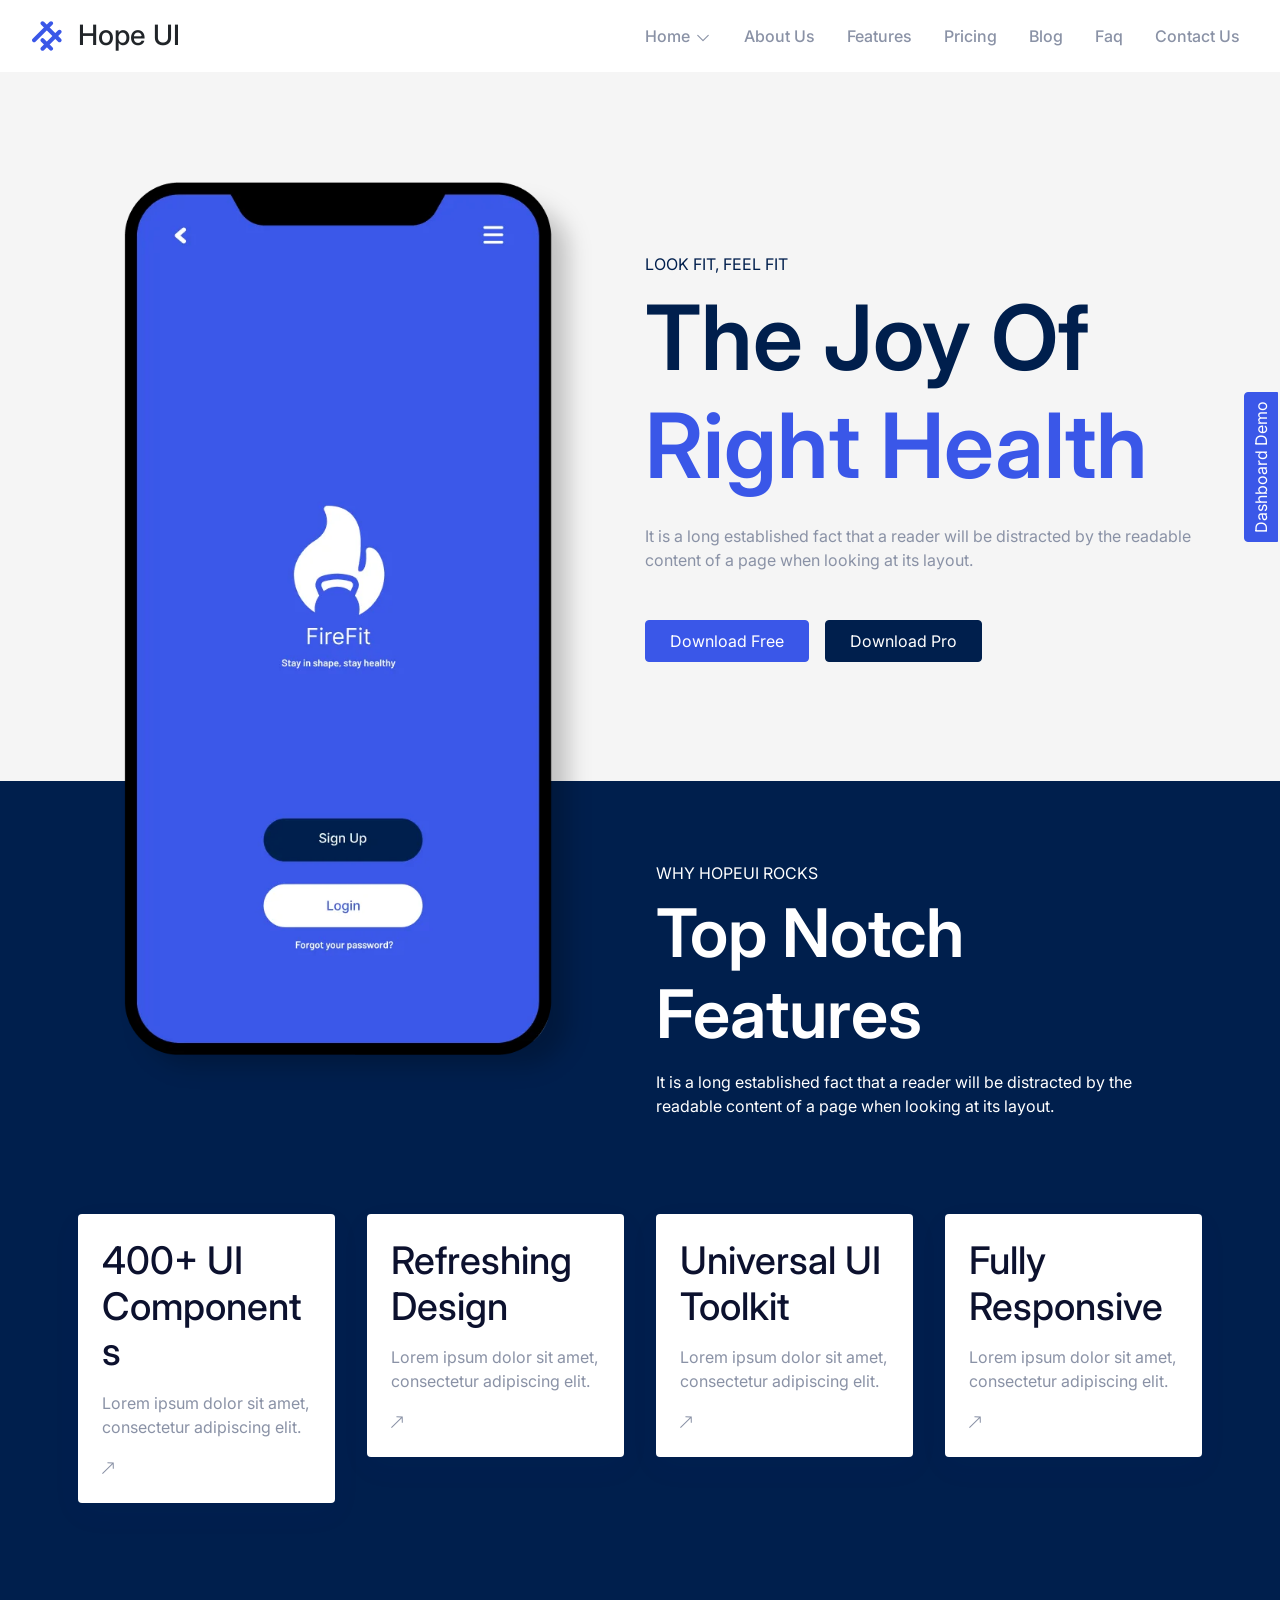
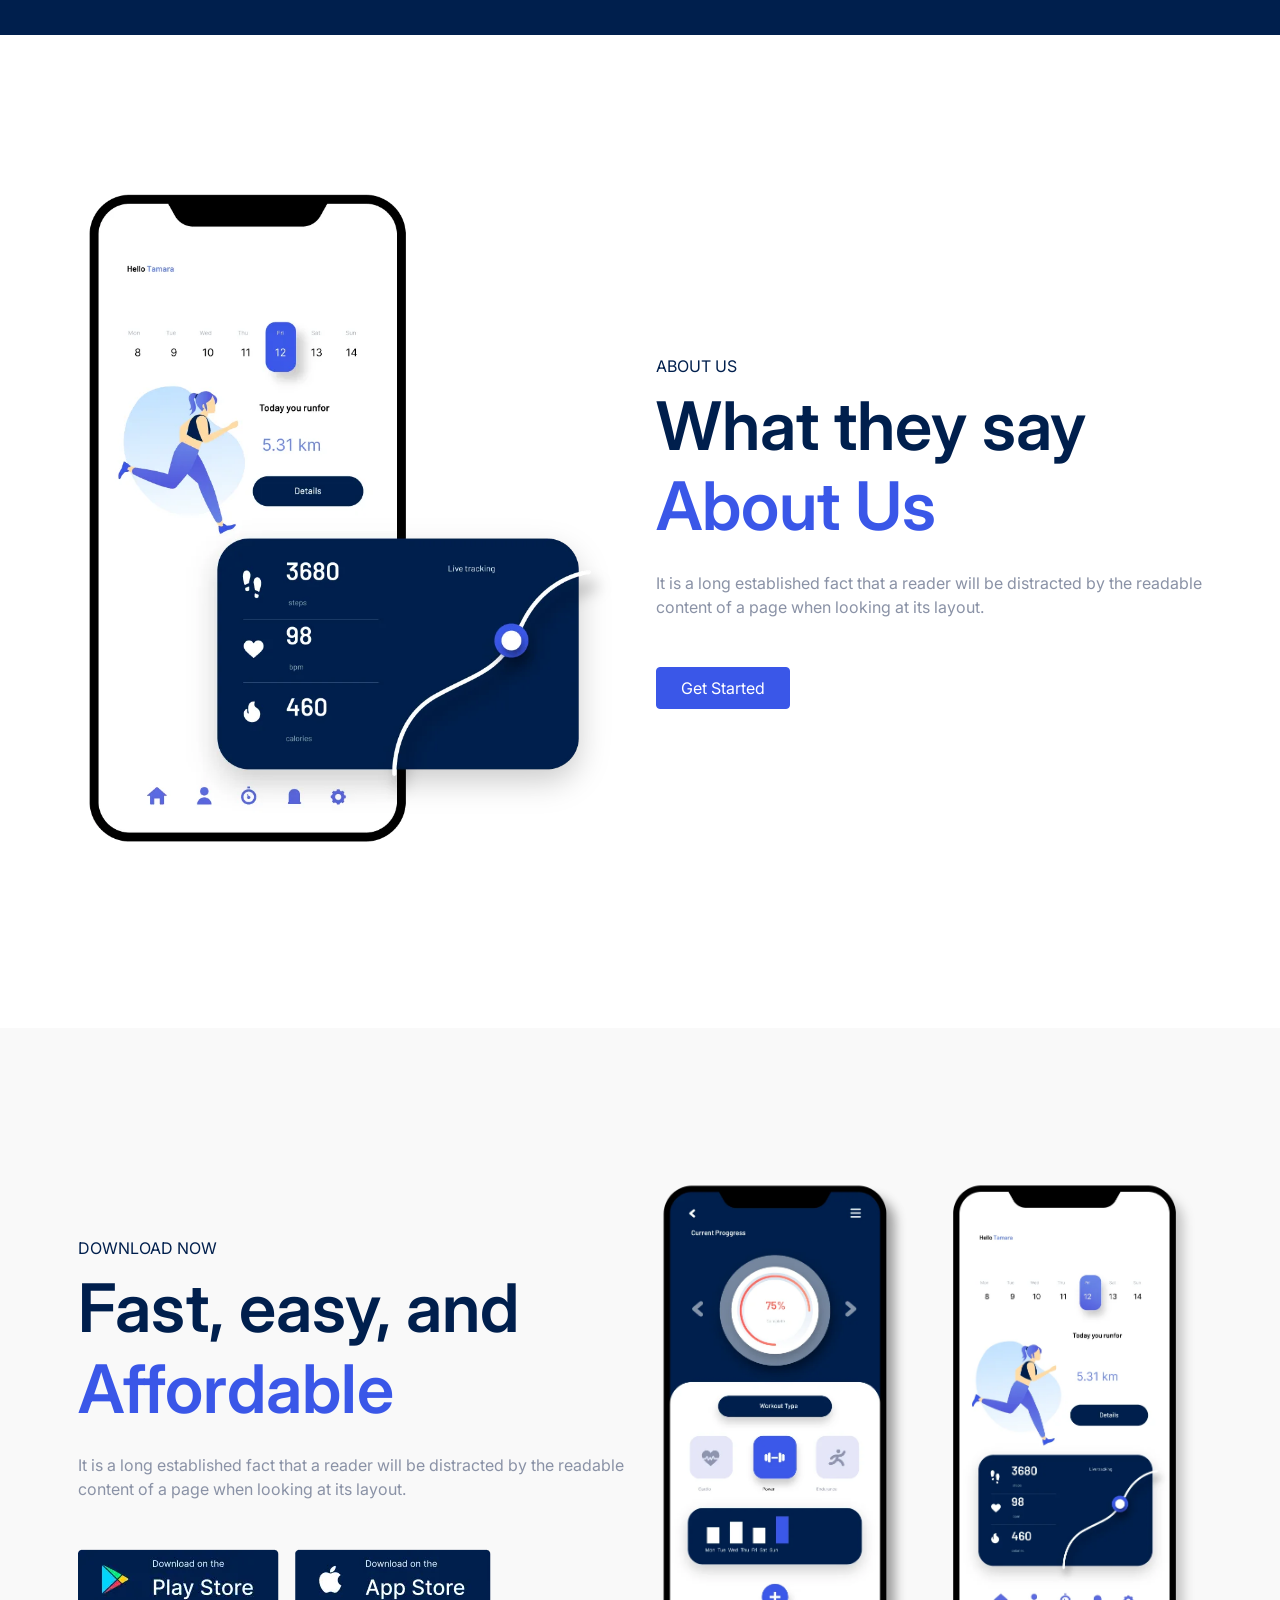
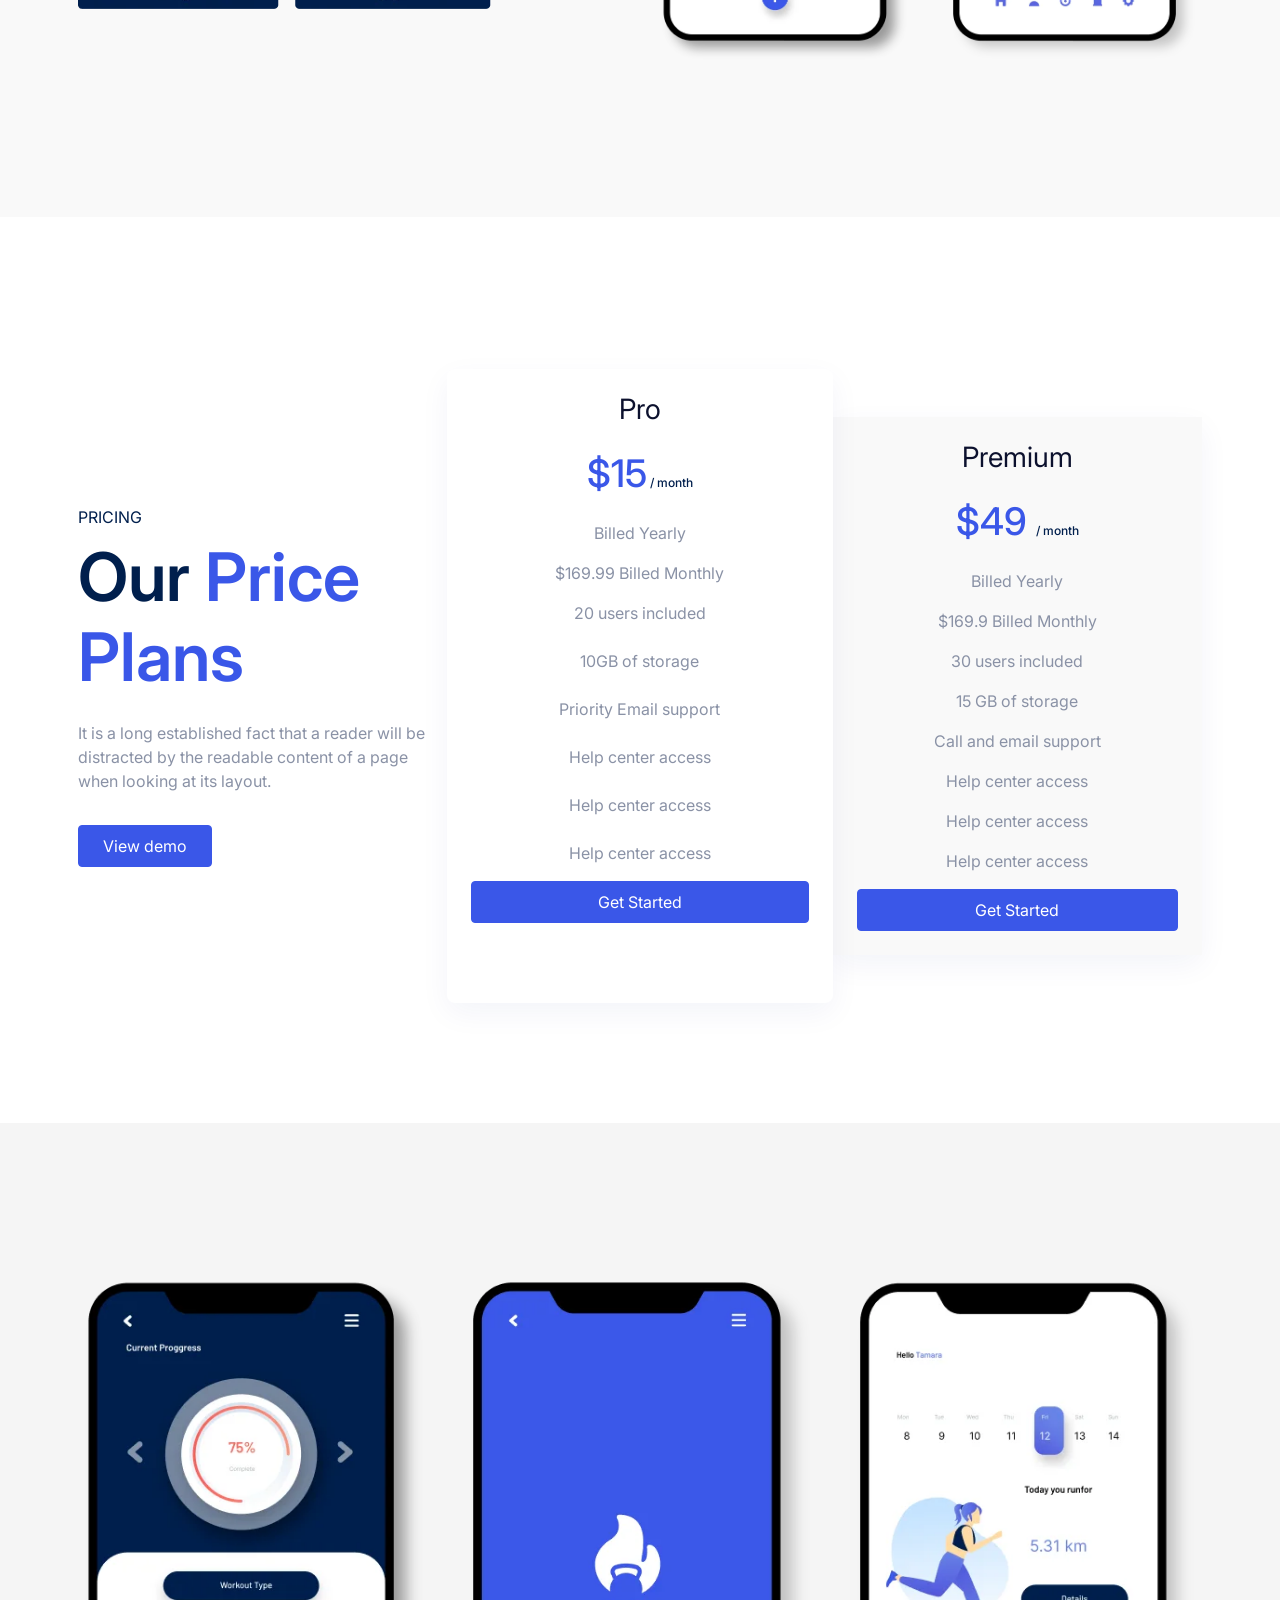
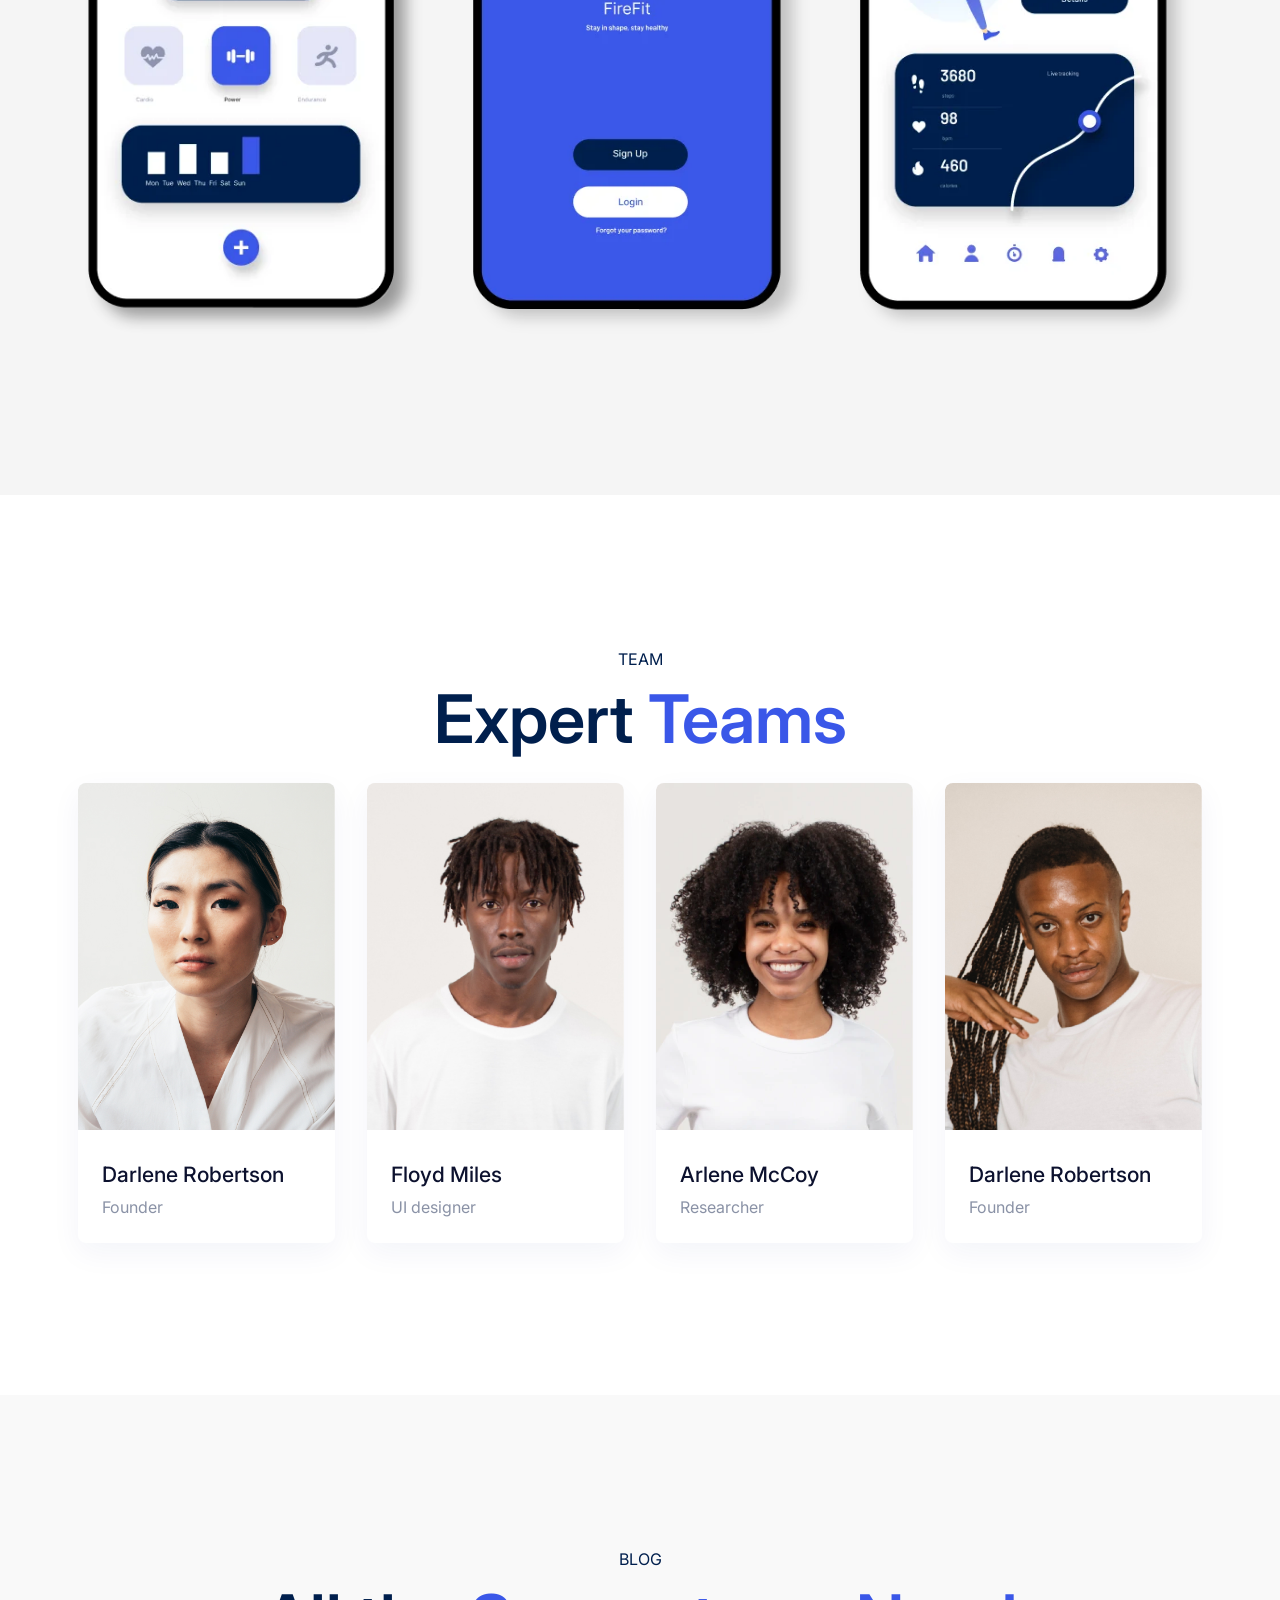
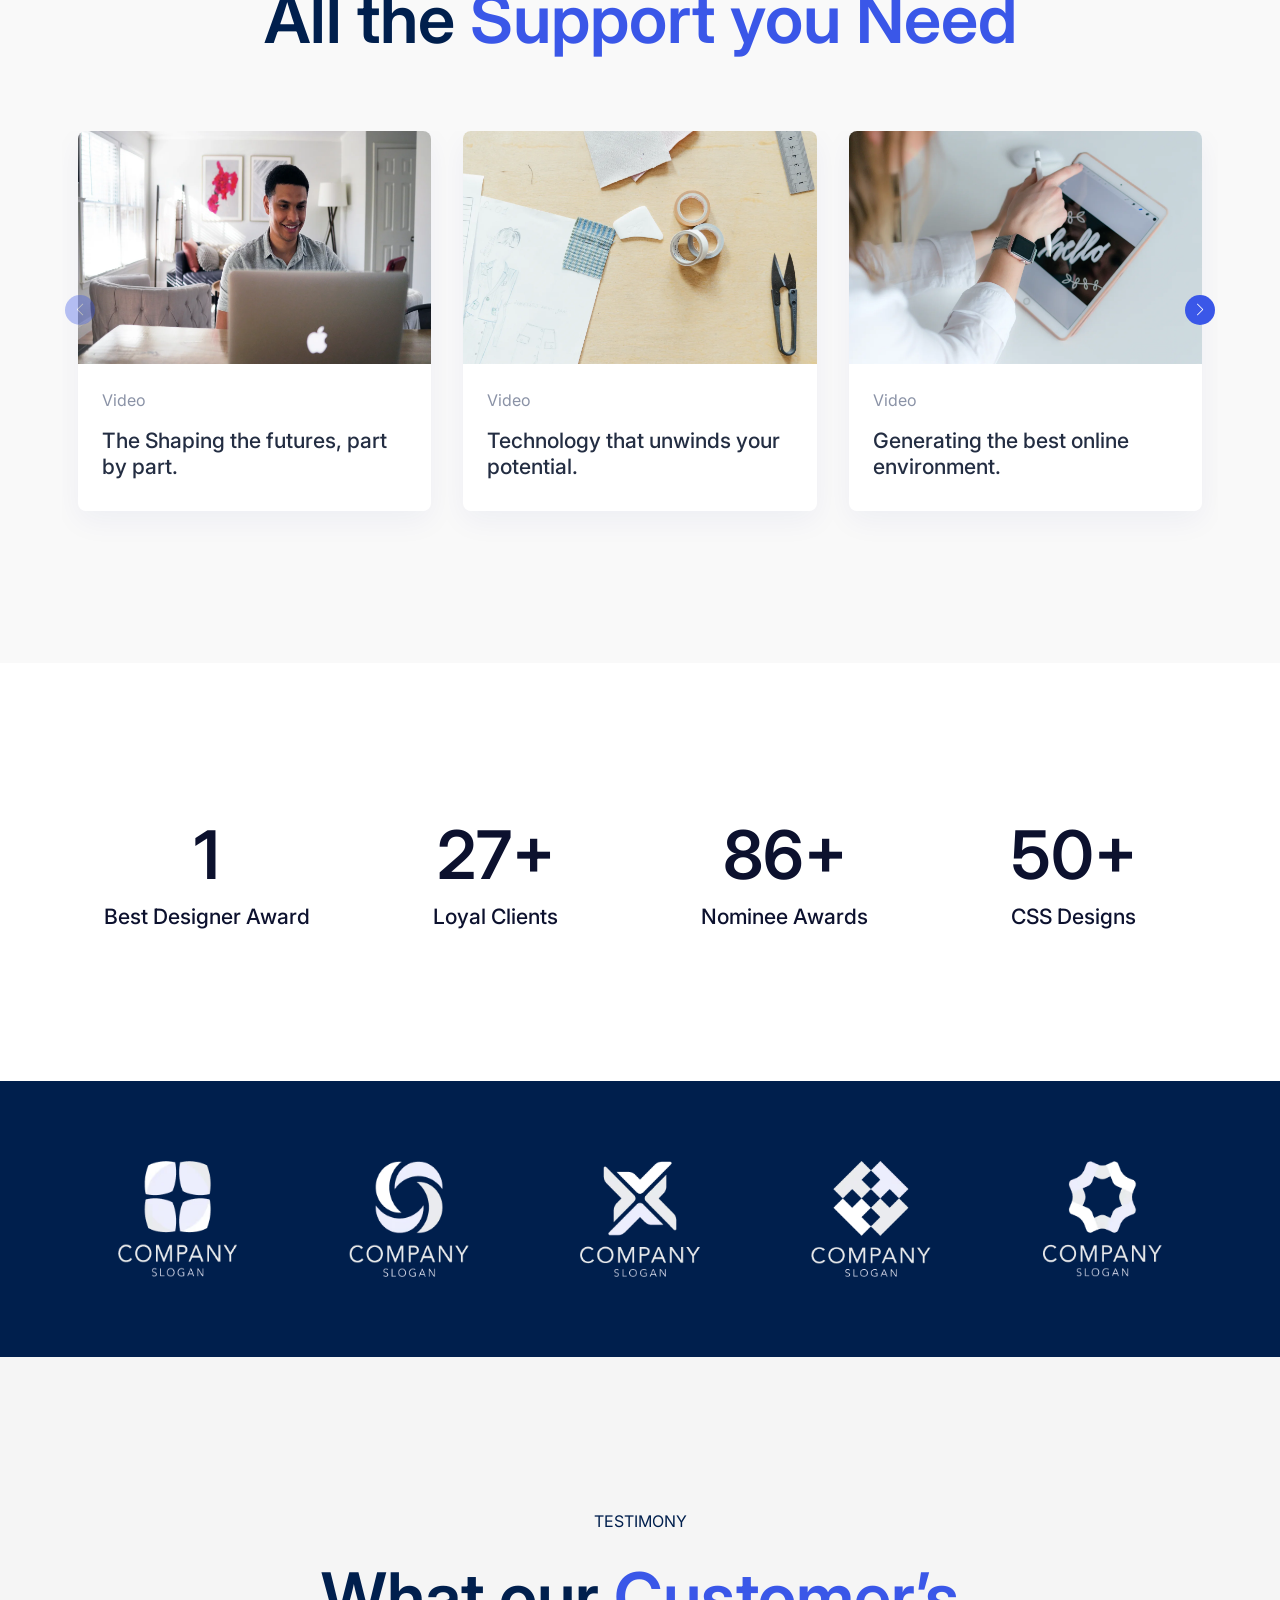
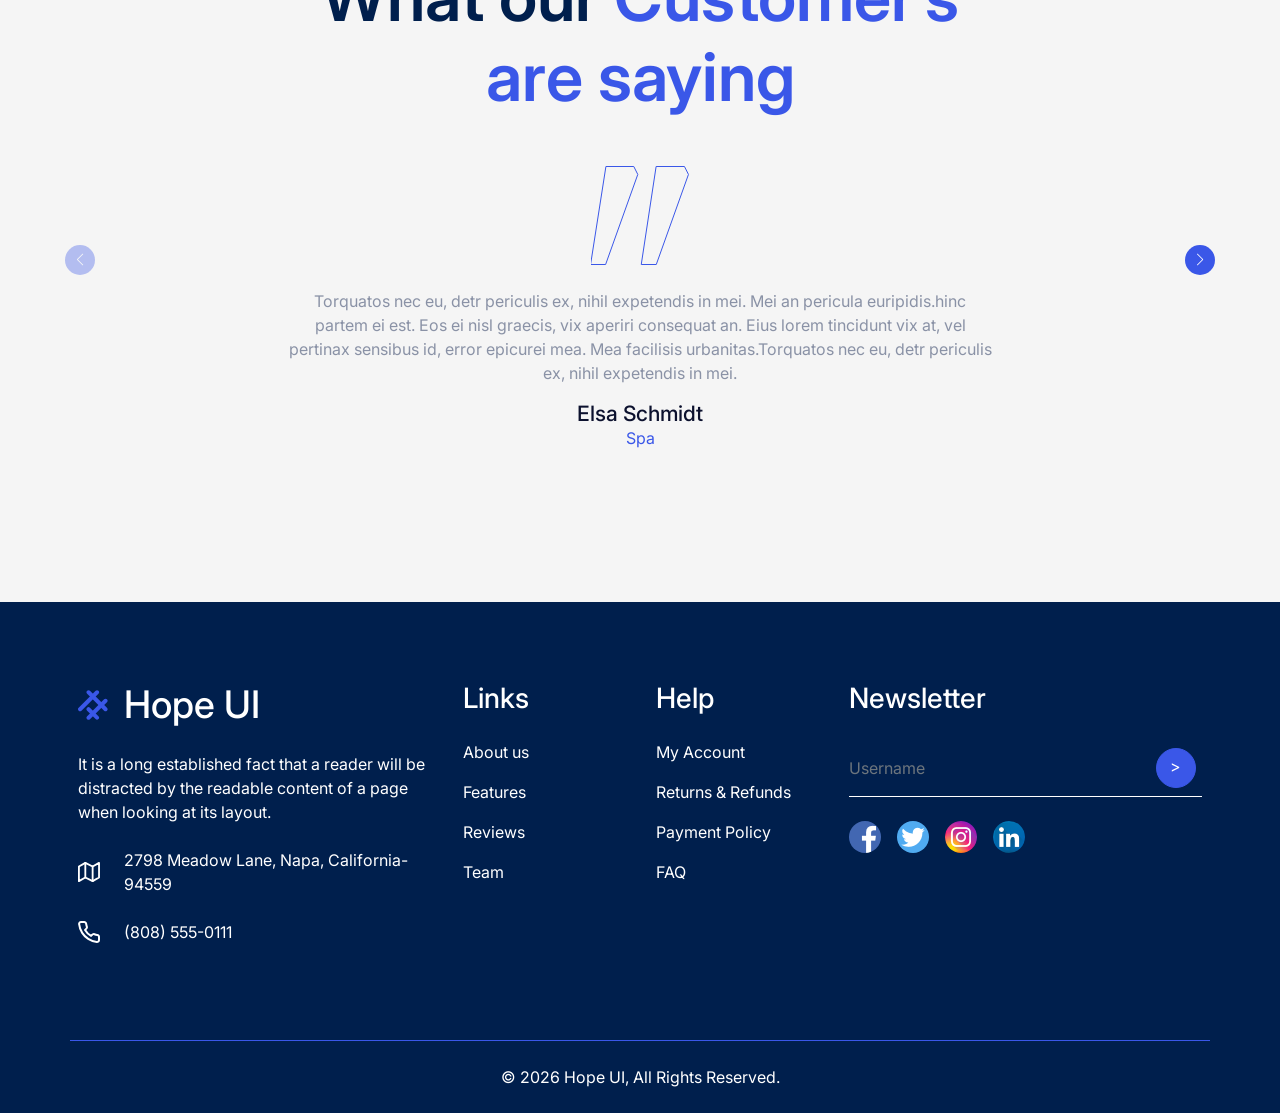
<file: landing-pages/index.html>
<!doctype html>
<html lang="en" dir="ltr" class="landing-pages">
  <head>
    <meta charset="utf-8">
      <meta name="viewport" content="width=device-width, initial-scale=1, shrink-to-fit=no">
      <title>Hope UI | Responsive Bootstrap 5 Admin Dashboard Template</title>
      
      <!-- Favicon -->
      <link rel="shortcut icon" href="../assets/images/favicon.ico">
      
      <!-- Library / Plugin Css Build -->
      <link rel="stylesheet" href="../assets/css/core/libs.min.css">
      
      
      <!-- Hope Ui Design System Css -->
      <link rel="stylesheet" href="../assets/css/hope-ui.min.css?v=4.0.0">
      
      <!-- Custom Css -->
      <link rel="stylesheet" href="../assets/css/custom.min.css?v=4.0.0">
      
      <!-- Dark Css -->
      <link rel="stylesheet" href="../assets/css/dark.min.css">
      
      <!-- Customizer Css -->
      <link rel="stylesheet" href="../assets/css/customizer.min.css">
      
      <!-- RTL Css -->
      <link rel="stylesheet" href="../assets/css/rtl.min.css">
      
      
      <!-- SwiperSlider css -->
      <link rel="stylesheet" href="../assets/vendor/swiperSlider/swiper-bundle.min.css">
      <link rel="stylesheet" href="../landing-pages/assets/css/landing-pages.min.css">  </head>
  <body class=" body-bg landing-pages">
    <span class="screen-darken"></span>
    <!-- loader-Start -->
    <div id="loading">
      <div class="loader simple-loader">
          <div class="loader-body">
          </div>
      </div>    </div>
    <!-- loader-END -->
    <!-- Wrapper-start -->
    <main class="main-content">
      <div class="position-relative">
        <!-- Nav-Start -->
            <nav class="nav navbar navbar-expand-xl navbar-light iq-navbar header-hover-menu">
              <div class="container-fluid navbar-inner">
                <div class="d-flex align-items-center justify-content-between w-100 landing-header">
                    <a href="../landing-pages/index.html" class="navbar-brand m-0 d-xl-flex d-none">
                        <!--Logo start-->
                        <svg class="icon-30 text-primary" width="30"  viewBox="0 0 30 30" fill="none" xmlns="http://www.w3.org/2000/svg">
                            <rect x="-0.757324" y="19.2427" width="28" height="4" rx="2" transform="rotate(-45 -0.757324 19.2427)" fill="currentColor"></rect>
                            <rect x="7.72803" y="27.728" width="28" height="4" rx="2" transform="rotate(-45 7.72803 27.728)" fill="currentColor"></rect>
                            <rect x="10.5366" y="16.3945" width="16" height="4" rx="2" transform="rotate(45 10.5366 16.3945)" fill="currentColor"></rect>
                            <rect x="10.5562" y="-0.556152" width="28" height="4" rx="2" transform="rotate(45 10.5562 -0.556152)" fill="currentColor"></rect>
                        </svg>
                        <!--logo End--><h5 class="logo-title">Hope UI</h5>
                    </a>
                       <div class="d-flex align-items-center d-xl-none">
                          <button data-trigger="navbar_main" class="d-xl-none btn btn-primary rounded-pill p-1 pt-0" type="button">
                            <svg width="20px" class="icon-20" viewBox="0 0 24 24">
                              <path fill="currentColor" d="M4,11V13H16L10.5,18.5L11.92,19.92L19.84,12L11.92,4.08L10.5,5.5L16,11H4Z"></path>
                          </svg>
                          </button>
                          
                          <a href="../landing-pages/index.html" class="navbar-brand ms-3  d-xl-none">
                                <!--Logo start-->
                                <svg class="icon-30 text-primary" width="30"  viewBox="0 0 30 30" fill="none" xmlns="http://www.w3.org/2000/svg">
                                    <rect x="-0.757324" y="19.2427" width="28" height="4" rx="2" transform="rotate(-45 -0.757324 19.2427)" fill="currentColor"></rect>
                                    <rect x="7.72803" y="27.728" width="28" height="4" rx="2" transform="rotate(-45 7.72803 27.728)" fill="currentColor"></rect>
                                    <rect x="10.5366" y="16.3945" width="16" height="4" rx="2" transform="rotate(45 10.5366 16.3945)" fill="currentColor"></rect>
                                    <rect x="10.5562" y="-0.556152" width="28" height="4" rx="2" transform="rotate(45 10.5562 -0.556152)" fill="currentColor"></rect>
                                </svg>
                                <!--logo End-->        <h5 class="logo-title">Hope UI</h5>
                            </a>
                    </div>
                    <ul class="d-block d-xl-none list-unstyled m-0">
                      <li class="nav-item dropdown iq-responsive-menu ">
                    <div class="btn btn-sm bg-body" id="navbarDropdown-search-11" role="button" data-bs-toggle="dropdown" aria-expanded="false">
                        <svg class="icon-20" width="20" viewBox="0 0 24 24" fill="none" xmlns="http://www.w3.org/2000/svg">
                            <circle cx="11.7669" cy="11.7666" r="8.98856" stroke="currentColor" stroke-width="1.5" stroke-linecap="round" stroke-linejoin="round"></circle>
                            <path d="M18.0186 18.4851L21.5426 22" stroke="currentColor" stroke-width="1.5" stroke-linecap="round" stroke-linejoin="round"></path>
                        </svg>
                    </div>
                    <ul class="dropdown-menu dropdown-menu-end" aria-labelledby="navbarDropdown-search-11" style="width: 18rem;">
                        <li class="px-3 py-0">
                            <div class="form-group input-group mb-0">
                            <input type="text" class="form-control" placeholder="Search...">
                            <span class="input-group-text">
                                <svg class="icon-20" width="20" height="20" viewBox="0 0 24 24" fill="none" xmlns="http://www.w3.org/2000/svg">
                                    <circle cx="11.7669" cy="11.7666" r="8.98856" stroke="currentColor" stroke-width="1.5" stroke-linecap="round" stroke-linejoin="round"></circle>
                                    <path d="M18.0186 18.4851L21.5426 22" stroke="currentColor" stroke-width="1.5" stroke-linecap="round" stroke-linejoin="round"></path>
                                </svg>
                            </span>
                            </div>
                        </li>
                    </ul>
                      </li>
                    </ul>
               
                  <!-- Horizontal Menu Start -->
                  <nav id="navbar_main" class="mobile-offcanvas nav navbar navbar-expand-xl hover-nav horizontal-nav">
                    <div class="container-fluid p-lg-0">
                      <div class="offcanvas-header px-0">
                          <a href="../landing-pages/index.html" class="navbar-brand ms-3  d-xl-none">
                                <!--Logo start-->
                                <svg class="icon-30 text-primary" width="30"  viewBox="0 0 30 30" fill="none" xmlns="http://www.w3.org/2000/svg">
                                    <rect x="-0.757324" y="19.2427" width="28" height="4" rx="2" transform="rotate(-45 -0.757324 19.2427)" fill="currentColor"></rect>
                                    <rect x="7.72803" y="27.728" width="28" height="4" rx="2" transform="rotate(-45 7.72803 27.728)" fill="currentColor"></rect>
                                    <rect x="10.5366" y="16.3945" width="16" height="4" rx="2" transform="rotate(45 10.5366 16.3945)" fill="currentColor"></rect>
                                    <rect x="10.5562" y="-0.556152" width="28" height="4" rx="2" transform="rotate(45 10.5562 -0.556152)" fill="currentColor"></rect>
                                </svg>
                                <!--logo End-->         <h5 class="logo-title">Hope UI</h5>
                            </a>
                          <button class="btn-close float-end px-3"></button>
                      </div>
                      <ul class="navbar-nav iq-nav-menu  list-unstyled" id="header-menu">
                        <li class="nav-item ">
                              <a class="nav-link menu-arrow justify-content-start" data-bs-toggle="collapse" href="#homeData" role="button" aria-expanded="false" aria-controls="homeData">
                                <span class="item-name">Home</span>
                                <svg fill="none" xmlns="http://www.w3.org/2000/svg" class="icon-18" width="18" height="18" viewBox="0 0 24 24"><path d="M19 8.5L12 15.5L5 8.5" stroke="currentColor" stroke-width="1.5" stroke-linecap="round" stroke-linejoin="round"></path></svg>
                              </a>
                              <ul class="iq-header-sub-menu list-unstyled collapse" id="homeData">
                                  <li class="nav-item"><a class="nav-link active" href="../landing-pages/index.html">App Landing Page</a></li>
                                  <li class="nav-item">
                                    <a class="nav-link " href="../landing-pages/software-landing-page.html">
                                        Software Landing Page
                                    </a>
                                </li>
                              </ul>
                          </li>
                          <li class="nav-item"><a class="nav-link " href="../landing-pages/about.html">About Us </a></li>
                          <li class="nav-item"><a class="nav-link " href="../landing-pages/feature.html"> Features </a></li>
                          <li class="nav-item"><a class="nav-link " href="../landing-pages/pricing.html">Pricing</a></li>
                          <li class="nav-item"><a class="nav-link " href="../landing-pages/blog.html">Blog</a></li>
                          <li class="nav-item"><a class="nav-link " href="../landing-pages/faq.html">Faq</a></li>
                          <li class="nav-item"><a class="nav-link " href="../landing-pages/contact-us.html">Contact Us</a></li>
                      </ul>
                    </div> <!-- container-fluid.// -->
                  </nav>
            <!-- Sidebar Menu End -->
                 </div>
              </div>
            </nav>        <!--Nav-End-->
      </div>
<div class="banner-one-app">
    <div class="container">
        <div class="row">
            <div class="col-sm-6 banner-one-img text-center ms-2 ms-sm-0">
                <img src="../landing-pages/assets/images/home-1/banner-top.webp" alt="" class="img-fluid ">
            </div>
            <div class="col-sm-6 inner-box">
                <p class="mb-2 text-uppercase text-secondary">
                    Look fit, feel fit
                </p>
                <h1 class="text-secondary mb-4">The Joy Of<br><span class="text-primary">Right Health</span></h1>
                <p class="mb-5">It is a long established fact that a reader will be distracted by the readable content
                    of a page when looking at its layout. </p>
                <div class="d-flex align-items-center store-btn">
                    <a href="#" class="btn btn-primary">Download Free</a>
                    <a href="#" class="btn btn-secondary ms-3">Download Pro</a>
                </div>
            </div>
        </div>
    </div>
</div>
<div class="bg-secondary features-card">
    <div class="container">
        <div class="row mx-2 mx-sm-0">
            <div class="col-lg-6"></div>
            <div class="col-lg-6 top-feature">
                <div class="text-right">
                    <p class="mb-2 text-white text-uppercase">Why HopeUI rocks</p>
                    <h2 class="mb-3 text-white notch-feature-txt">Top Notch Features </h2>
                    <p class="mb-5 text-white pb-5">It is a long established fact that a reader will be distracted by
                        the readable content of a page when looking at its layout. </p>
                </div>
            </div>
        </div>
        <div class="row row-cols-sm-2 row-cols-lg-4">
            <div class="col">
                <div class="card services-box  rounded-1">
                    <div class="card-body">
                        <h4 class="mb-3">400+ UI Components</h4>
                        <p>Lorem ipsum dolor sit amet, consectetur adipiscing elit. </p>
                        <svg width="12" height="13" viewBox="0 0 12 13" fill="none" xmlns="http://www.w3.org/2000/svg">
                            <path
                                d="M5.45109 0.343108L5.46396 1.36387L10.0063 1.42104L0.0568434 11.3704L0.787737 12.1013L10.7371 2.15194L10.7943 6.6942L11.8151 6.70706L11.736 0.422159L5.45109 0.343108Z"
                                fill="currentColor" />
                        </svg>
                    </div>
                </div>
            </div>
            <div class="col">
                <div class="card services-box  rounded-1">
                    <div class="card-body">
                        <h4 class="mb-3">Refreshing<br> Design</h4>
                        <p>Lorem ipsum dolor sit amet, consectetur adipiscing elit. </p>
                        <svg width="12" height="13" viewBox="0 0 12 13" fill="none" xmlns="http://www.w3.org/2000/svg">
                            <path
                                d="M5.45109 0.343108L5.46396 1.36387L10.0063 1.42104L0.0568434 11.3704L0.787737 12.1013L10.7371 2.15194L10.7943 6.6942L11.8151 6.70706L11.736 0.422159L5.45109 0.343108Z"
                                fill="currentColor" />
                        </svg>
                    </div>
                </div>
            </div>
            <div class="col">
                <div class="card services-box  rounded-1">
                    <div class="card-body">
                        <h4 class="mb-3">Universal UI Toolkit</h4>
                        <p>Lorem ipsum dolor sit amet, consectetur adipiscing elit. </p>
                        <svg width="12" height="13" viewBox="0 0 12 13" fill="none" xmlns="http://www.w3.org/2000/svg">
                            <path
                                d="M5.45109 0.343108L5.46396 1.36387L10.0063 1.42104L0.0568434 11.3704L0.787737 12.1013L10.7371 2.15194L10.7943 6.6942L11.8151 6.70706L11.736 0.422159L5.45109 0.343108Z"
                                fill="currentColor" />
                        </svg>
                    </div>
                </div>
            </div>
            <div class="col mb-4">
                <div class="card services-box  rounded-1">
                    <div class="card-body">
                        <h4 class="mb-3">Fully<br> Responsive</h4>
                        <p>Lorem ipsum dolor sit amet, consectetur adipiscing elit. </p>
                        <svg width="12" height="13" viewBox="0 0 12 13" fill="none" xmlns="http://www.w3.org/2000/svg">
                            <path
                                d="M5.45109 0.343108L5.46396 1.36387L10.0063 1.42104L0.0568434 11.3704L0.787737 12.1013L10.7371 2.15194L10.7943 6.6942L11.8151 6.70706L11.736 0.422159L5.45109 0.343108Z"
                                fill="currentColor" />
                        </svg>
                    </div>
                </div>
            </div>
        </div>
    </div>
</div>
<div class="section-padding bg-white">
    <div class="container">
        <div class="row align-items-center">
            <div class="col-md-6">
                <img src="../landing-pages/assets/images/home-1/aboutus.webp" alt="" class="img-fluid ">
            </div>
            <div class="col-md-6">
                <p class="mb-2 text-secondary text-uppercase">
                    about us
                </p>
                <h2 class="text-secondary mb-4">What they say <br> <span class="text-primary">About Us</span></h2>
                <p class="mb-5">It is a long established fact that a reader will be distracted by the readable content
                    of a page when looking at its layout. </p>
                <a href="#" class="btn btn-primary">Get Started</a>
            </div>
        </div>
    </div>
</div>
<div class="section-padding page-bg">
    <div class="container">
        <div class="row align-items-center">
            <div class="col-lg-6">
                <p class="mb-2 text-secondary text-uppercase">
                    Download now
                </p>
                <h2 class="text-secondary mb-4 fast-afrd-txt">Fast, easy, and <br> <span
                        class="text-primary">Affordable</span></h2>
                <p class="mb-5">It is a long established fact that a reader will be distracted by the readable content
                    of a page when looking at its layout. </p>
                <div class="d-flex align-items-center store-btn flex-wrap">
                    <img src="../landing-pages/assets/images/home-1/playstore.webp" alt=""
                        class="img-fluid mb-3 mb-md-0">
                    <img src="../landing-pages/assets/images/home-1/appstore.webp" alt=""
                        class="img-fluid ms-0 ms-md-3">
                </div>
            </div>
            <div class="col-lg-6 mt-5 mt-lg-0">
                <div class="row align-items-center">
                    <div class="col">
                        <img src="../landing-pages/assets/images/home-1/dwn-1.webp" alt="" class="img-fluid">
                    </div>
                    <div class="col">
                        <img src="../landing-pages/assets/images/home-1/dwn-2.webp" alt="" class="img-fluid">
                    </div>
                </div>
            </div>
        </div>
    </div>
</div>
<div class="section-card-padding  bg-white">
    <div class="container">
        <div class="row align-items-center">
            <div class="col-lg-4">
                <p class="mb-2 text-secondary text-uppercase">
                    Pricing
                </p>
                <h2 class="text-secondary mb-4">Our <span class="text-primary">Price<br> Plans</span></h2>
                <p class="mb-4">It is a long established fact that a reader will be distracted by the readable content
                    of a page when looking at its layout. </p>
                <a href="#" class="btn btn-primary mt-2">View demo</a>
            </div>
            <div class="col-lg-8 mt-4 mt-lg-0">
                <div class="row iq-star-inserted row-cols-1 row-cols-md-2 row-cols-lg-2 text-center">
                    <div class="col iq-star-inserted-2">
                        <div class="card shadow-lg">
                            <div class="card-body">
                                <h5 class="my-0 fw-normal mb-4">Pro</h5>
                                <h4 class="card-title pricing-card-title mb-0 text-primary mb-4">$15<small
                                        class="text-secondary"> / month</small></h4>
                                <p class="">Billed Yearly</p>
                                <p>$169.99 Billed Monthly</p>
                                <ul class="list-unstyled my-3 p-0">
                                    <li class="mb-4">20 users included</li>
                                    <li class="mb-4">10GB of storage</li>
                                    <li class="mb-4">Priority Email support</li>
                                    <li class="mb-4">Help center access</li>
                                    <li class="mb-4">Help center access</li>
                                    <li>
                                        <p>Help center access</p>
                                    </li>
                                </ul>
                                <button type="button" class="btn btn-primary w-100">Get Started</button>
                            </div>
                        </div>
                    </div>
                    <div class="col iq-star-inserted-3">
                        <div class="card my-5">
                            <div class="card-body page-bg">
                                <h5 class="my-0 fw-normal mb-4">Premium</h5>
                                <h4 class="card-title pricing-card-title mb-0 text-primary mb-4">$49 <small
                                        class="text-secondary"> / month</small></h4>
                                <p class="">Billed Yearly</p>
                                <p>$169.9 Billed Monthly</p>
                                <ul class="list-unstyled my-3 p-0">
                                    <li class="mb-3">30 users included</li>
                                    <li class="mb-3">15 GB of storage</li>
                                    <li class="mb-3">Call and email support</li>
                                    <li class="mb-3">Help center access</li>
                                    <li class="mb-3">Help center access</li>
                                    <li>Help center access</li>
                                </ul>
                                <button type="button" class="btn btn-primary w-100">Get Started</button>
                            </div>
                        </div>
                    </div>
                </div>
            </div>
        </div>
    </div>
</div>
<div class="section-padding ">
    <div class="container">
        <div class="row row-cols-1 row-cols-sm-2 row-cols-md-3">
            <div class="col">
                <img src="../landing-pages/assets/images/home-1/01.webp" alt="" class="img-fluid ">
            </div>
            <div class="col">
                <img src="../landing-pages/assets/images/home-1/02.webp" alt="" class="img-fluid ">
            </div>
            <div class="col">
                <img src="../landing-pages/assets/images/home-1/03.webp" alt="" class="img-fluid ">
            </div>
        </div>
    </div>
</div>
<div class="section-card-padding bg-white">
    <div class="container">
        <div class="row align-items-center">
            <div class="col-md-12 text-center">
                <p class="mb-2 text-uppercase text-secondary">
                    team
                </p>
                <h2 class="text-secondary mb-4">Expert <span class="text-primary">Teams</span></h2>
            </div>
            <div class="col-md-3 col-sm-2">
                <div class="card team-image">
                    <img src="../landing-pages/assets/images/home-1/team1.webp" alt="team-details" class="img-fluid rounded-top" loading="lazy">
                    <div class="card-body">
                        <h6 class="my-2">Darlene
                                        Robertson</h6>
                        <p class="mb-0">Founder</p>
                    </div>
                </div>
            </div>
            <div class="col-md-3 col-sm-2">
                <div class="card team-image">
                    <img src="../landing-pages/assets/images/home-1/team2.webp" alt="team-details" class="img-fluid rounded-top" loading="lazy">
                    <div class="card-body">
                        <h6 class="my-2">Floyd Miles</h6>
                        <p class="mb-0">UI designer</p>
                    </div>
                </div>
            </div>
            <div class="col-md-3 col-sm-2">
                <div class="card team-image">
                    <img src="../landing-pages/assets/images/home-1/team-3.webp" alt="team-details" class="img-fluid rounded-top" loading="lazy">
                    <div class="card-body">
                        <h6 class="my-2">Arlene McCoy</h6>
                        <p class="mb-0">Researcher</p>
                    </div>
                </div>
            </div>
            <div class="col-md-3 col-sm-2">
                <div class="card team-image">
                    <img src="../landing-pages/assets/images/home-1/team-4.webp" alt="team-details" class="img-fluid rounded-top" loading="lazy">
                    <div class="card-body">
                        <h6 class="my-2">Darlene
                                        Robertson</h6>
                        <p class="mb-0">Founder</p>
                    </div>
                </div>
            </div>
        </div>
    </div>
</div>
<div class="section-card-padding page-bg">
    <div class="container">
        <div class="row align-items-center">
            <div class="col-md-12 text-center">
                <p class="mb-2 text-uppercase text-secondary">
                    Blog
                </p>
                <h2 class="text-secondary mb-4">All the <span class="text-primary">Support you Need</span></h2>
            </div>
            <div class="overflow-hidden slider-circle-btn mt-5" id="app-slider">
                <ul class="p-0 m-0 swiper-wrapper list-inline">
                    <li class="swiper-slide card-slide card overflow-hidden">
                        <img src="../landing-pages/assets/images/home-1/04.webp" alt="" class="img-fluid" loading="lazy">
                        <div class="card-body">
                            <p>Video</p>
                            <h6 class="my-2"><a href="../landing-pages/blog-detail.html">The
                                                Shaping the futures, part by part.</a></h6>
                        </div>                    </li>
                    <li class="swiper-slide card-slide card overflow-hidden">
                        <img src="../landing-pages/assets/images/home-1/05.webp" alt="" class="img-fluid" loading="lazy">
                        <div class="card-body">
                            <p>Video</p>
                            <h6 class="my-2"><a href="../landing-pages/blog-detail.html">Technology that unwinds your potential.</a></h6>
                        </div>                    </li>
                    <li class="swiper-slide card-slide card overflow-hidden">
                        <img src="../landing-pages/assets/images/home-1/06.webp" alt="" class="img-fluid" loading="lazy">
                        <div class="card-body">
                            <p>Video</p>
                            <h6 class="my-2"><a href="../landing-pages/blog-detail.html">Generating the best online environment.</a></h6>
                        </div>                    </li>
                    <li class="swiper-slide card-slide card overflow-hidden">
                        <img src="../landing-pages/assets/images/home-1/04.webp" alt="" class="img-fluid" loading="lazy">
                        <div class="card-body">
                            <p>Video</p>
                            <h6 class="my-2"><a href="../landing-pages/blog-detail.html">The
                                                Shaping the futures, part by part.</a></h6>
                        </div>                    </li>
                    <li class="swiper-slide card-slide card overflow-hidden">
                        <img src="../landing-pages/assets/images/home-1/05.webp" alt="" class="img-fluid" loading="lazy">
                        <div class="card-body">
                            <p>Video</p>
                            <h6 class="my-2"><a href="../landing-pages/blog-detail.html">Technology that unwinds your potential.</a></h6>
                        </div>                    </li>
                    <li class="swiper-slide card-slide card overflow-hidden">
                        <img src="../landing-pages/assets/images/home-1/06.webp" alt="" class="img-fluid" loading="lazy">
                        <div class="card-body">
                            <p>Video</p>
                            <h6 class="my-2"><a href="../landing-pages/blog-detail.html">Generating the best online environment.</a></h6>
                        </div>                    </li>
                </ul>
                <div class="swiper-button swiper-button-next"></div>
                <div class="swiper-button swiper-button-prev"></div>
            </div>
        </div>
    </div>
</div>
<div class="section-padding bg-white">
    <div class="container">
        <div class="row align-items-center text-center row-cols-2 row-cols-sm-2 row-cols-md-2 row-cols-lg-4">
            <div class="col mb-lg-0 mb-4">
                 <h2 class=" mb-2 counter">3</h2>
                 <h6>Best Designer Award</h6>            </div>
            <div class="col mb-lg-0 mb-4">
                 <h2 class=" mb-2 counter">50+</h2>
                 <h6>Loyal Clients</h6>            </div>
            <div class="col">
                 <h2 class=" mb-2 counter">158+</h2>
                 <h6>Nominee Awards</h6>            </div>
            <div class="col">
                 <h2 class=" mb-2 counter">92+</h2>
                 <h6>CSS Designs</h6>            </div>
        </div>
    </div>
</div>
<div class="inner-box bg-secondary">
    <div class="container">
        <div class="row row-cols-1 row-cols-sm-2 row-cols-md-5 justify-content-center ">
            <div class="col mb-md-0 mb-5 d-flex justify-content-center">
                <img src="../landing-pages/assets/images/home-1/07.webp" alt="client-details" class="img-fluid client-img" loading="lazy">
            </div>
            <div class="col mb-md-0 mb-5 d-flex justify-content-center">
                <img src="../landing-pages/assets/images/home-1/08.webp" alt="client-details" class="img-fluid client-img" loading="lazy">
            </div>
            <div class="col mb-md-0 mb-5 d-flex justify-content-center">
                <img src="../landing-pages/assets/images/home-1/09.webp" alt="client-details" class="img-fluid client-img" loading="lazy">
            </div>
            <div class="col mb-md-0 mb-5 d-flex justify-content-center">
                <img src="../landing-pages/assets/images/home-1/10.webp" alt="client-details" class="img-fluid client-img" loading="lazy">
            </div>
            <div class="col d-flex justify-content-center">
                <img src="../landing-pages/assets/images/home-1/11.webp" alt="client-details" class="img-fluid client-img" loading="lazy">
            </div>
        </div>
    </div>
</div>
<div class="section-padding">
    <div class="container">
        <div class="row align-items-center text-center">
            <div class="col-lg-12">
                <p class="mb-4 text-uppercase text-secondary">Testimony</p>
                <h2 class="text-secondary customer-txt">What our <span class="text-primary">Customer’s <br> are
                        saying</span></h2>
            </div>
            <div class="overflow-hidden slider-circle-btn" id="testimonial-slider">
                <ul class="p-0 m-0 swiper-wrapper list-inline">
                    <li class="swiper-slide">
                        
                        <svg width="98" height="99" class="mt-5" viewBox="0 0 98 99" fill="none" xmlns="http://www.w3.org/2000/svg">
                            <path d="M65.1171 0.5H93.4687L97.4572 8.44811L65.2733 98.5H50.2545L65.1171 0.5ZM14.9113 0.5H42.7957L46.7842 8.44811L14.6003 98.5H-0.415726L14.9113 0.5Z" stroke="#3A57E8"/>
                        </svg>
                        <p class="mt-4 test-text">Torquatos nec eu, detr
                                                periculis ex, nihil expetendis in mei. Mei an pericula euripidis.hinc partem ei est. Eos ei nisl
                                                graecis, vix aperiri consequat an. Eius lorem tincidunt vix at, vel pertinax sensibus id, error
                                                epicurei mea. Mea facilisis urbanitas.Torquatos nec eu, detr periculis ex, nihil expetendis in
                                                mei.</p>
                        <h6 class="">Elsa Schmidt</h6>
                        <p class="mb-0 text-primary">Spa</p>
                    </li>
                    <li class="swiper-slide">
                        
                        <svg width="98" height="99" class="mt-5" viewBox="0 0 98 99" fill="none" xmlns="http://www.w3.org/2000/svg">
                            <path d="M65.1171 0.5H93.4687L97.4572 8.44811L65.2733 98.5H50.2545L65.1171 0.5ZM14.9113 0.5H42.7957L46.7842 8.44811L14.6003 98.5H-0.415726L14.9113 0.5Z" stroke="#3A57E8"/>
                        </svg>
                        <p class="mt-4 test-text">Torquatos nec eu, detr
                                                periculis ex, nihil expetendis in mei. Mei an pericula euripidis.hinc partem ei est. Eos ei nisl
                                                graecis, vix aperiri consequat an. Eius lorem tincidunt vix at, vel pertinax sensibus id, error
                                                epicurei mea. Mea facilisis urbanitas.Torquatos nec eu, detr periculis ex, nihil expetendis in
                                                mei.</p>
                        <h6 class="">Elsa Schmidt</h6>
                        <p class="mb-0 text-primary">Spa</p>
                    </li>
                    <li class="swiper-slide">
                        
                        <svg width="98" height="99" class="mt-5" viewBox="0 0 98 99" fill="none" xmlns="http://www.w3.org/2000/svg">
                            <path d="M65.1171 0.5H93.4687L97.4572 8.44811L65.2733 98.5H50.2545L65.1171 0.5ZM14.9113 0.5H42.7957L46.7842 8.44811L14.6003 98.5H-0.415726L14.9113 0.5Z" stroke="#3A57E8"/>
                        </svg>
                        <p class="mt-4 test-text">Torquatos nec eu, detr
                                                periculis ex, nihil expetendis in mei. Mei an pericula euripidis.hinc partem ei est. Eos ei nisl
                                                graecis, vix aperiri consequat an. Eius lorem tincidunt vix at, vel pertinax sensibus id, error
                                                epicurei mea. Mea facilisis urbanitas.Torquatos nec eu, detr periculis ex, nihil expetendis in
                                                mei.</p>
                        <h6 class="">Elsa Schmidt</h6>
                        <p class="mb-0 text-primary">Spa</p>
                    </li>
                    <li class="swiper-slide">
                        
                        <svg width="98" height="99" class="mt-5" viewBox="0 0 98 99" fill="none" xmlns="http://www.w3.org/2000/svg">
                            <path d="M65.1171 0.5H93.4687L97.4572 8.44811L65.2733 98.5H50.2545L65.1171 0.5ZM14.9113 0.5H42.7957L46.7842 8.44811L14.6003 98.5H-0.415726L14.9113 0.5Z" stroke="#3A57E8"/>
                        </svg>
                        <p class="mt-4 test-text">Torquatos nec eu, detr
                                                periculis ex, nihil expetendis in mei. Mei an pericula euripidis.hinc partem ei est. Eos ei nisl
                                                graecis, vix aperiri consequat an. Eius lorem tincidunt vix at, vel pertinax sensibus id, error
                                                epicurei mea. Mea facilisis urbanitas.Torquatos nec eu, detr periculis ex, nihil expetendis in
                                                mei.</p>
                        <h6 class="">Elsa Schmidt</h6>
                        <p class="mb-0 text-primary">Spa</p>
                    </li>
                    <li class="swiper-slide">
                        
                        <svg width="98" height="99" class="mt-5" viewBox="0 0 98 99" fill="none" xmlns="http://www.w3.org/2000/svg">
                            <path d="M65.1171 0.5H93.4687L97.4572 8.44811L65.2733 98.5H50.2545L65.1171 0.5ZM14.9113 0.5H42.7957L46.7842 8.44811L14.6003 98.5H-0.415726L14.9113 0.5Z" stroke="#3A57E8"/>
                        </svg>
                        <p class="mt-4 test-text">Torquatos nec eu, detr
                                                periculis ex, nihil expetendis in mei. Mei an pericula euripidis.hinc partem ei est. Eos ei nisl
                                                graecis, vix aperiri consequat an. Eius lorem tincidunt vix at, vel pertinax sensibus id, error
                                                epicurei mea. Mea facilisis urbanitas.Torquatos nec eu, detr periculis ex, nihil expetendis in
                                                mei.</p>
                        <h6 class="">Elsa Schmidt</h6>
                        <p class="mb-0 text-primary">Spa</p>
                    </li>
                </ul>
                <div class="swiper-button swiper-button-next"></div>
                <div class="swiper-button swiper-button-prev"></div>
            </div>
        </div>
    </div>
</div>
    </main>
    <!-- Wrapper-End -->
    <!-- Footer-start -->
          <footer >
              <div class="bg-secondary inner-box ">
                  <div class="container">
                          <div class="row">
                              <div class="col-md-4">
                                  <a href="../dashboard/index.html" class="navbar-brand  d-flex align-items-center">
                                      <svg class="icon-30 text-primary" width="30" 
                                          viewBox="0 0 30 30" fill="none" xmlns="http://www.w3.org/2000/svg">
                                          <rect x="-0.757324" y="19.2427" width="28" height="4" rx="2"
                                              transform="rotate(-45 -0.757324 19.2427)" fill="currentColor" />
                                          <rect x="7.72803" y="27.728" width="28" height="4" rx="2" transform="rotate(-45 7.72803 27.728)"
                                              fill="currentColor" />
                                          <rect x="10.5366" y="16.3945" width="16" height="4" rx="2"
                                              transform="rotate(45 10.5366 16.3945)" fill="currentColor" />
                                          <rect x="10.5562" y="-0.556152" width="28" height="4" rx="2"
                                              transform="rotate(45 10.5562 -0.556152)" fill="currentColor" />
                                      </svg>
                                      <h4 class="logo-title ms-3 text-white">Hope UI</h4>
                                  </a>
                                  <p class="text-white my-4">It is a long established fact that a reader will be distracted by the readable content of a page when
                                      looking at its layout. </p>
                                  <div class="d-flex align-items-center mb-4">
                                      <svg width="24" height="24" viewBox="0 0 24 24" fill="none" xmlns="http://www.w3.org/2000/svg">
                                          <path d="M1 6V22L8 18L16 22L23 18V2L16 6L8 2L1 6Z" stroke="white" stroke-width="2"
                                              stroke-linecap="round" stroke-linejoin="round" />
                                          <path d="M16 6V22" stroke="white" stroke-width="2" stroke-linecap="round"
                                              stroke-linejoin="round" />
                                          <path d="M8 2V18" stroke="white" stroke-width="2" stroke-linecap="round"
                                              stroke-linejoin="round" />
                                      </svg>
                                      <p class="ms-4 mb-0 text-white">2798 Meadow Lane, Napa, California- 94559</p>
                                  </div>
                                  <div class="d-flex align-items-center">
                                      <svg width="22" height="22" viewBox="0 0 22 22" fill="none" xmlns="http://www.w3.org/2000/svg">
                                          <path
                                              d="M21 15.9201V18.9201C21.0011 19.1986 20.9441 19.4743 20.8325 19.7294C20.7209 19.9846 20.5573 20.2137 20.3521 20.402C20.1468 20.5902 19.9046 20.7336 19.6407 20.8228C19.3769 20.912 19.0974 20.9452 18.82 20.9201C15.7428 20.5857 12.787 19.5342 10.19 17.8501C7.77382 16.3148 5.72533 14.2663 4.18999 11.8501C2.49997 9.2413 1.44824 6.27109 1.11999 3.1801C1.095 2.90356 1.12787 2.62486 1.21649 2.36172C1.30512 2.09859 1.44756 1.85679 1.63476 1.65172C1.82196 1.44665 2.0498 1.28281 2.30379 1.17062C2.55777 1.05843 2.83233 1.00036 3.10999 1.0001H6.10999C6.5953 0.995321 7.06579 1.16718 7.43376 1.48363C7.80173 1.80008 8.04207 2.23954 8.10999 2.7201C8.23662 3.68016 8.47144 4.62282 8.80999 5.5301C8.94454 5.88802 8.97366 6.27701 8.8939 6.65098C8.81415 7.02494 8.62886 7.36821 8.35999 7.6401L7.08999 8.9101C8.51355 11.4136 10.5864 13.4865 13.09 14.9101L14.36 13.6401C14.6319 13.3712 14.9751 13.1859 15.3491 13.1062C15.7231 13.0264 16.1121 13.0556 16.47 13.1901C17.3773 13.5286 18.3199 13.7635 19.28 13.8901C19.7658 13.9586 20.2094 14.2033 20.5265 14.5776C20.8437 14.9519 21.0122 15.4297 21 15.9201Z"
                                              stroke="white" stroke-width="2" stroke-linecap="round" stroke-linejoin="round" />
                                      </svg>
                                      <p class="ms-4 mb-0 text-white">(808) 555-0111</p>
                                  </div>
                              </div>
                              <div class="col-md-2 mt-md-0 mt-4">
                                  <h5 class="mb-4 text-white">Links</h5>
                                  <ul class="m-0 p-0 list-unstyled text-white">
                                      <li class="mb-3">About us</li>
                                      <li class="mb-3">Features</li>
                                      <li class="mb-3">Reviews</li>
                                      <li>Team</li>
                                  </ul>
                              </div>
                              <div class="col-md-2 mt-md-0 mt-4">
                                  <h5 class="mb-4 text-white">Help</h5>
                                  <ul class="m-0 p-0 list-unstyled text-white">
                                      <li class="mb-3">My Account</li>
                                      <li class="mb-3">Returns & Refunds</li>
                                      <li class="mb-3">Payment Policy</li>
                                      <li>FAQ</li>
                                  </ul>
                              </div>
                              <div class="col-md-4 mt-md-0 mt-4">
                                  <h5 class="mb-4 text-white">Newsletter</h5>
                                  <div class="input-group mb-4">
                                      <input type="text" class="form-control input-email ps-0" placeholder="Username" aria-label="Username"
                                          aria-describedby="basic-addon1">
                                      <span class="input-group-text input-email-btn" id="basic-addon1"></span>
                                  </div>
          
                              <ul class="list-unstyled p-0 m-0 d-flex mt-4">
                                  <li>
                                      <a href="#"><img src="../assets/images/brands/08.png" alt="fb" loading="lazy" class="rounded-pill"></a>
                                  </li>
                                  <li class="ps-3">
                                      <a href="#"><img src="../assets/images/brands/09.png" alt="gm" loading="lazy" class="rounded-pill"></a>
                                  </li>
                                  <li class="ps-3">
                                      <a href="#"><img src="../assets/images/brands/10.png" alt="im" loading="lazy" class="rounded-pill"></a>
                                  </li>
                                  <li class="ps-3">
                                      <a href="#"><img src="../assets/images/brands/13.png" alt="li" loading="lazy" class="rounded-pill"></a>
                                  </li>
                              </ul>   
                              </div>
                              <hr>
                          </div>
                  </div>
              </div>
              <div class="footer-bottom bg-secondary ">
                  <div class="container border-top  py-4 border-primary">
                      <div class="row">
                          <div class="col-md-12 text-center text-white">
                                  <p class="mb-0">©
                                      <script>document.write(new Date().getFullYear())</script> Hope UI, All Rights Reserved.
                                  </p>
                              </div>
                      </div>
                  </div>
              </div>
          </footer>    <!-- Footer-end -->
    <div id ="back-to-top" style="display: none;">
        <a class="p-0 btn btn-primary btn-sm position-fixed top" id="top" href="#top">
            <svg class="icon-30" width="30" viewBox="0 0 24 24" fill="none" xmlns="http://www.w3.org/2000/svg">
                <path d="M5 15.5L12 8.5L19 15.5" stroke="currentColor" stroke-width="1.5" stroke-linecap="round" stroke-linejoin="round"></path>
            </svg>
        </a>
    </div>
     <a class="btn btn-fixed-end btn-primary btn-icon btn-landing" href="../dashboard/index.html">
      Dashboard Demo
    </a>

      <!-- offcanvas start -->
    <!-- Library Bundle Script -->
    <script src="../assets/js/core/libs.min.js"></script>
    
    <!-- External Library Bundle Script -->
    <script src="../assets/js/core/external.min.js"></script>
    
    <!-- Widgetchart Script -->
    <script src="../assets/js/charts/widgetcharts.js"></script>
    
    <!-- mapchart Script -->
    <script src="../assets/js/charts/vectore-chart.js"></script>
    <script src="../assets/js/charts/dashboard.js" ></script>
    
    <!-- fslightbox Script -->
    <script src="../assets/js/plugins/fslightbox.js"></script>
    
    <!-- Settings Script -->
    <script src="../assets/js/plugins/setting.js"></script>
    
    <!-- Slider-tab Script -->
    <script src="../assets/js/plugins/slider-tabs.js"></script>
    
    <!-- Form Wizard Script -->
    <script src="../assets/js/plugins/form-wizard.js"></script>
    
    <!-- AOS Animation Plugin-->
    
    <!-- App Script -->
    <script src="../assets/js/hope-ui.js" defer></script>
    
    
    <!-- SwiperSlider Script -->
    <script src="../assets/vendor/swiperSlider/swiper-bundle.min.js"></script>
     <script src="../landing-pages/assets/js/app-landing.js" defer></script>  </body>
</html>
</file>
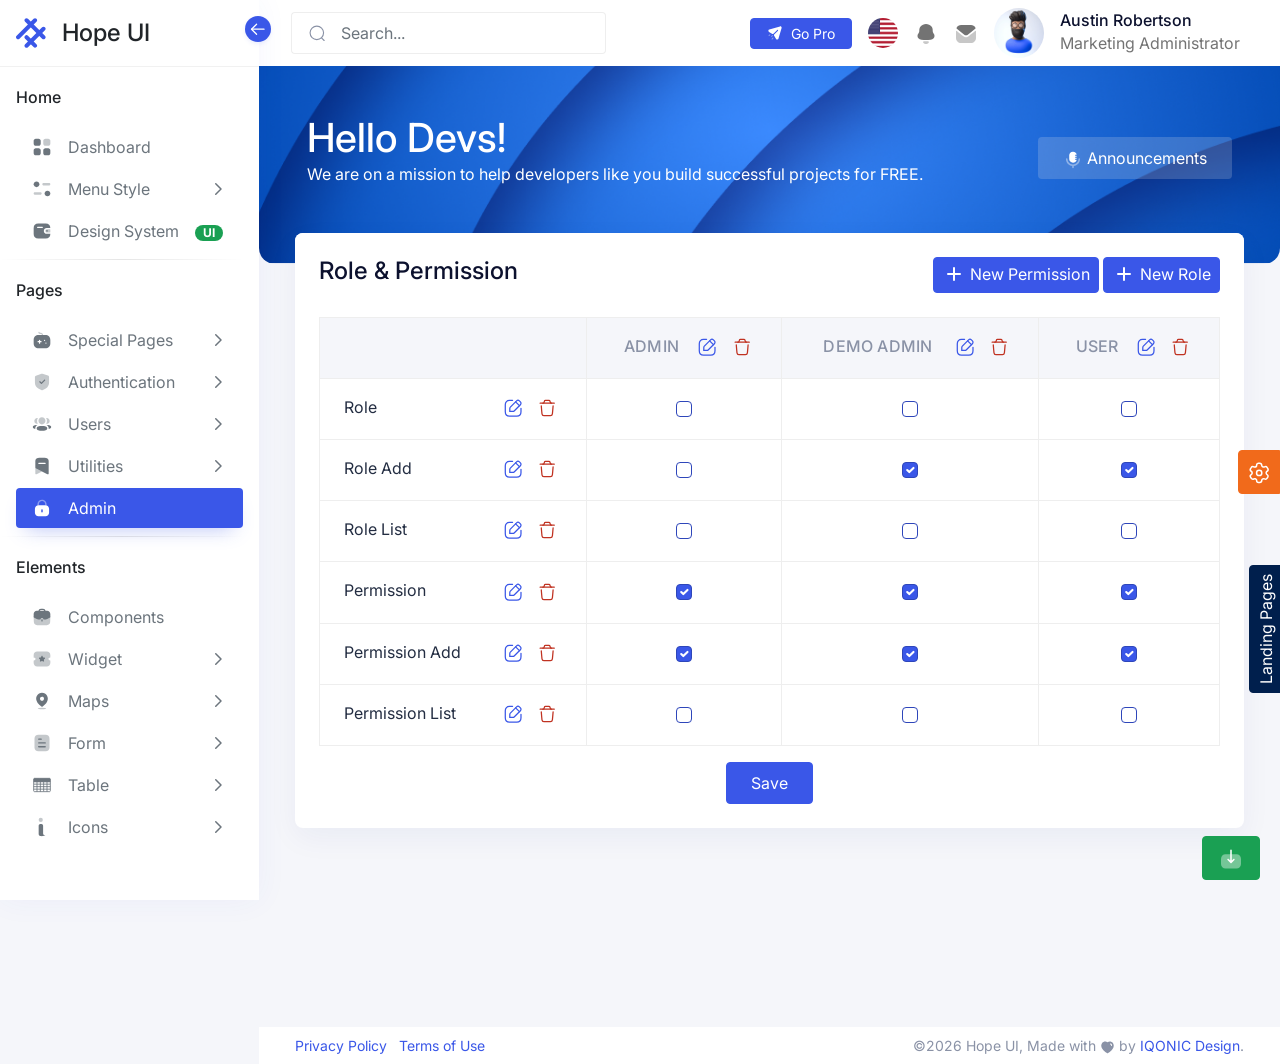
<file: dashboard/admin.html>
<!doctype html>
<html lang="en" dir="ltr">
  <head>
    <meta charset="utf-8">
      <meta name="viewport" content="width=device-width, initial-scale=1, shrink-to-fit=no">
      <title>Hope UI | Responsive Bootstrap 5 Admin Dashboard Template</title>
      
      <!-- Favicon -->
      <link rel="shortcut icon" href="../assets/images/favicon.ico">
      
      <!-- Library / Plugin Css Build -->
      <link rel="stylesheet" href="../assets/css/core/libs.min.css">
      
      <!-- Aos Animation Css -->
      <link rel="stylesheet" href="../assets/vendor/aos/dist/aos.css">
      
      <!-- Hope Ui Design System Css -->
      <link rel="stylesheet" href="../assets/css/hope-ui.min.css?v=4.0.0">
      
      <!-- Custom Css -->
      <link rel="stylesheet" href="../assets/css/custom.min.css?v=4.0.0">
      
      <!-- Dark Css -->
      <link rel="stylesheet" href="../assets/css/dark.min.css">
      
      <!-- Customizer Css -->
      <link rel="stylesheet" href="../assets/css/customizer.min.css">
      
      <!-- RTL Css -->
      <link rel="stylesheet" href="../assets/css/rtl.min.css">
      
      
  </head>
  <body class="  ">
    <!-- loader Start -->
    <div id="loading">
      <div class="loader simple-loader">
          <div class="loader-body">
          </div>
      </div>    </div>
    <!-- loader END -->
    
    <aside class="sidebar sidebar-default sidebar-white sidebar-base navs-rounded-all ">
        <div class="sidebar-header d-flex align-items-center justify-content-start">
            <a href="../dashboard/index.html" class="navbar-brand">
                
                <!--Logo start-->
                <div class="logo-main">
                    <div class="logo-normal">
                        <svg class=" icon-30" viewBox="0 0 30 30" fill="none" xmlns="http://www.w3.org/2000/svg">
                            <rect x="-0.757324" y="19.2427" width="28" height="4" rx="2" transform="rotate(-45 -0.757324 19.2427)" fill="currentColor"/>
                            <rect x="7.72803" y="27.728" width="28" height="4" rx="2" transform="rotate(-45 7.72803 27.728)" fill="currentColor"/>
                            <rect x="10.5366" y="16.3945" width="16" height="4" rx="2" transform="rotate(45 10.5366 16.3945)" fill="currentColor"/>
                            <rect x="10.5562" y="-0.556152" width="28" height="4" rx="2" transform="rotate(45 10.5562 -0.556152)" fill="currentColor"/>
                        </svg>
                    </div>
                    <div class="logo-mini">
                        <svg class=" icon-30" viewBox="0 0 30 30" fill="none" xmlns="http://www.w3.org/2000/svg">
                            <rect x="-0.757324" y="19.2427" width="28" height="4" rx="2" transform="rotate(-45 -0.757324 19.2427)" fill="currentColor"/>
                            <rect x="7.72803" y="27.728" width="28" height="4" rx="2" transform="rotate(-45 7.72803 27.728)" fill="currentColor"/>
                            <rect x="10.5366" y="16.3945" width="16" height="4" rx="2" transform="rotate(45 10.5366 16.3945)" fill="currentColor"/>
                            <rect x="10.5562" y="-0.556152" width="28" height="4" rx="2" transform="rotate(45 10.5562 -0.556152)" fill="currentColor"/>
                        </svg>
                    </div>
                </div>
                <!--logo End-->
                
                
                
                
                <h4 class="logo-title">Hope UI</h4>
            </a>
            <div class="sidebar-toggle" data-toggle="sidebar" data-active="true">
                <i class="icon">
                    <svg width="20" height="20" viewBox="0 0 24 24" fill="none" xmlns="http://www.w3.org/2000/svg">
                        <path d="M4.25 12.2744L19.25 12.2744" stroke="currentColor" stroke-width="1.5" stroke-linecap="round" stroke-linejoin="round"></path>
                        <path d="M10.2998 18.2988L4.2498 12.2748L10.2998 6.24976" stroke="currentColor" stroke-width="1.5" stroke-linecap="round" stroke-linejoin="round"></path>
                    </svg>
                </i>
            </div>
        </div>
        <div class="sidebar-body pt-0 data-scrollbar">
            <div class="sidebar-list">
                <!-- Sidebar Menu Start -->
                <ul class="navbar-nav iq-main-menu" id="sidebar-menu">
                    <li class="nav-item static-item">
                        <a class="nav-link static-item disabled" href="#" tabindex="-1">
                            <span class="default-icon">Home</span>
                            <span class="mini-icon">-</span>
                        </a>
                    </li>
                    <li class="nav-item">
                        <a class="nav-link " aria-current="page" href="../dashboard/index.html">
                            <i class="icon">
                                <svg width="20" viewBox="0 0 24 24" fill="none" xmlns="http://www.w3.org/2000/svg" class="icon-20">
                                    <path opacity="0.4" d="M16.0756 2H19.4616C20.8639 2 22.0001 3.14585 22.0001 4.55996V7.97452C22.0001 9.38864 20.8639 10.5345 19.4616 10.5345H16.0756C14.6734 10.5345 13.5371 9.38864 13.5371 7.97452V4.55996C13.5371 3.14585 14.6734 2 16.0756 2Z" fill="currentColor"></path>
                                    <path fill-rule="evenodd" clip-rule="evenodd" d="M4.53852 2H7.92449C9.32676 2 10.463 3.14585 10.463 4.55996V7.97452C10.463 9.38864 9.32676 10.5345 7.92449 10.5345H4.53852C3.13626 10.5345 2 9.38864 2 7.97452V4.55996C2 3.14585 3.13626 2 4.53852 2ZM4.53852 13.4655H7.92449C9.32676 13.4655 10.463 14.6114 10.463 16.0255V19.44C10.463 20.8532 9.32676 22 7.92449 22H4.53852C3.13626 22 2 20.8532 2 19.44V16.0255C2 14.6114 3.13626 13.4655 4.53852 13.4655ZM19.4615 13.4655H16.0755C14.6732 13.4655 13.537 14.6114 13.537 16.0255V19.44C13.537 20.8532 14.6732 22 16.0755 22H19.4615C20.8637 22 22 20.8532 22 19.44V16.0255C22 14.6114 20.8637 13.4655 19.4615 13.4655Z" fill="currentColor"></path>
                                </svg>
                            </i>
                            <span class="item-name">Dashboard</span>
                        </a>
                    </li>
                    <li class="nav-item">
                        <a class="nav-link" data-bs-toggle="collapse" href="#horizontal-menu" role="button" aria-expanded="false" aria-controls="horizontal-menu">
                            <i class="icon">
                                
                                <svg width="20" viewBox="0 0 24 24" fill="none" xmlns="http://www.w3.org/2000/svg" class="icon-20">
                                    <path opacity="0.4" d="M10.0833 15.958H3.50777C2.67555 15.958 2 16.6217 2 17.4393C2 18.2559 2.67555 18.9207 3.50777 18.9207H10.0833C10.9155 18.9207 11.5911 18.2559 11.5911 17.4393C11.5911 16.6217 10.9155 15.958 10.0833 15.958Z" fill="currentColor"></path>
                                    <path opacity="0.4" d="M22.0001 6.37867C22.0001 5.56214 21.3246 4.89844 20.4934 4.89844H13.9179C13.0857 4.89844 12.4102 5.56214 12.4102 6.37867C12.4102 7.1963 13.0857 7.86 13.9179 7.86H20.4934C21.3246 7.86 22.0001 7.1963 22.0001 6.37867Z" fill="currentColor"></path>
                                    <path d="M8.87774 6.37856C8.87774 8.24523 7.33886 9.75821 5.43887 9.75821C3.53999 9.75821 2 8.24523 2 6.37856C2 4.51298 3.53999 3 5.43887 3C7.33886 3 8.87774 4.51298 8.87774 6.37856Z" fill="currentColor"></path>
                                    <path d="M21.9998 17.3992C21.9998 19.2648 20.4609 20.7777 18.5609 20.7777C16.6621 20.7777 15.1221 19.2648 15.1221 17.3992C15.1221 15.5325 16.6621 14.0195 18.5609 14.0195C20.4609 14.0195 21.9998 15.5325 21.9998 17.3992Z" fill="currentColor"></path>
                                </svg>
                            </i>
                            <span class="item-name">Menu Style</span>
                            <i class="right-icon">
                                <svg class="icon-18" xmlns="http://www.w3.org/2000/svg" width="18" fill="none" viewBox="0 0 24 24" stroke="currentColor">
                                    <path stroke-linecap="round" stroke-linejoin="round" stroke-width="2" d="M9 5l7 7-7 7" />
                                </svg>
                            </i>
                        </a>
                        <ul class="sub-nav collapse" id="horizontal-menu" data-bs-parent="#sidebar-menu">
                            <li class="nav-item">
                                <a class="nav-link " href="../dashboard/index-horizontal.html">
                                  <i class="icon">
                                        <svg class="icon-10" xmlns="http://www.w3.org/2000/svg" width="10" viewBox="0 0 24 24" fill="currentColor">
                                            <g>
                                            <circle cx="12" cy="12" r="8" fill="currentColor"></circle>
                                            </g>
                                        </svg>
                                    </i>
                                  <i class="sidenav-mini-icon"> H </i>
                                  <span class="item-name"> Horizontal </span>
                                </a>
                            </li>
                            <li class="nav-item">
                                <a class="nav-link " href="../dashboard/index-dual-horizontal.html">
                                    <i class="icon">
                                        <svg class="icon-10" xmlns="http://www.w3.org/2000/svg" width="10" viewBox="0 0 24 24" fill="currentColor">
                                            <g>
                                            <circle cx="12" cy="12" r="8" fill="currentColor"></circle>
                                            </g>
                                        </svg>
                                    </i>
                                    <i class="sidenav-mini-icon"> D </i>
                                    <span class="item-name">Dual Horizontal</span>
                                </a>
                            </li>
                            <li class="nav-item">
                                <a class="nav-link " href="../dashboard/index-dual-compact.html">
                                    <i class="icon svg-icon">
                                        <svg class="icon-10" xmlns="http://www.w3.org/2000/svg" width="10" viewBox="0 0 24 24" fill="currentColor">
                                            <g>
                                            <circle cx="12" cy="12" r="8" fill="currentColor"></circle>
                                            </g>
                                        </svg>
                                    </i>
                                    <i class="sidenav-mini-icon"> D </i>                   
                                    <span class="item-name">Dual Compact</span>
                                </a>
                            </li>
                            <li class="nav-item">
                                <a class="nav-link " href="../dashboard/index-boxed.html">
                                    <i class="icon">
                                        <svg class="icon-10" xmlns="http://www.w3.org/2000/svg" width="10" viewBox="0 0 24 24" fill="currentColor">
                                            <g>
                                            <circle cx="12" cy="12" r="8" fill="currentColor"></circle>
                                            </g>
                                        </svg>
                                    </i>
                                    <i class="sidenav-mini-icon"> B </i>
                                    <span class="item-name">Boxed Horizontal</span>
                                </a>
                            </li>
                            <li class="nav-item">
                                <a class="nav-link " href="../dashboard/index-boxed-fancy.html">
                                    <i class="icon">
                                        <svg class="icon-10" xmlns="http://www.w3.org/2000/svg" width="10" viewBox="0 0 24 24" fill="currentColor">
                                            <g>
                                            <circle cx="12" cy="12" r="8" fill="currentColor"></circle>
                                            </g>
                                        </svg>
                                    </i>
                                    <i class="sidenav-mini-icon"> B </i>
                                    <span class="item-name">Boxed Fancy</span>
                                </a>
                            </li>
                        </ul>
                    </li>
                     <li class="nav-item">
                        <a class="nav-link" aria-current="page" href="https://templates.iqonic.design/hope-ui/html/dist/" target="_blank">
                            <i class="icon">
                                 <svg class="icon-20" width="20" viewBox="0 0 24 24" fill="none" xmlns="http://www.w3.org/2000/svg">
                                    <path fill-rule="evenodd" clip-rule="evenodd" d="M21.9964 8.37513H17.7618C15.7911 8.37859 14.1947 9.93514 14.1911 11.8566C14.1884 13.7823 15.7867 15.3458 17.7618 15.3484H22V15.6543C22 19.0136 19.9636 21 16.5173 21H7.48356C4.03644 21 2 19.0136 2 15.6543V8.33786C2 4.97862 4.03644 3 7.48356 3H16.5138C19.96 3 21.9964 4.97862 21.9964 8.33786V8.37513ZM6.73956 8.36733H12.3796H12.3831H12.3902C12.8124 8.36559 13.1538 8.03019 13.152 7.61765C13.1502 7.20598 12.8053 6.87318 12.3831 6.87491H6.73956C6.32 6.87664 5.97956 7.20858 5.97778 7.61852C5.976 8.03019 6.31733 8.36559 6.73956 8.36733Z" fill="currentColor"></path>
                                    <path opacity="0.4" d="M16.0374 12.2966C16.2465 13.2478 17.0805 13.917 18.0326 13.8996H21.2825C21.6787 13.8996 22 13.5715 22 13.166V10.6344C21.9991 10.2297 21.6787 9.90077 21.2825 9.8999H17.9561C16.8731 9.90338 15.9983 10.8024 16 11.9102C16 12.0398 16.0128 12.1695 16.0374 12.2966Z" fill="currentColor"></path>
                                    <circle cx="18" cy="11.8999" r="1" fill="currentColor"></circle>
                                </svg>
                                                         
                            </i>
                            <span class="item-name">Design System<span class="badge rounded-pill bg-success item-name">UI</span></span>
                        </a>
                    </li>
                    <li><hr class="hr-horizontal"></li>
                    <li class="nav-item static-item">
                        <a class="nav-link static-item disabled" href="#" tabindex="-1">
                            <span class="default-icon">Pages</span>
                            <span class="mini-icon">-</span>
                        </a>
                    </li>
                    <li class="nav-item">
                        <a class="nav-link" data-bs-toggle="collapse" href="#sidebar-special" role="button" aria-expanded="false" aria-controls="sidebar-special">
                            <i class="icon">
                                <svg class="icon-20"  width="20" viewBox="0 0 24 24" fill="none" xmlns="http://www.w3.org/2000/svg">
                                    <path opacity="0.4" d="M13.3051 5.88243V6.06547C12.8144 6.05584 12.3237 6.05584 11.8331 6.05584V5.89206C11.8331 5.22733 11.2737 4.68784 10.6064 4.68784H9.63482C8.52589 4.68784 7.62305 3.80152 7.62305 2.72254C7.62305 2.32755 7.95671 2 8.35906 2C8.77123 2 9.09508 2.32755 9.09508 2.72254C9.09508 3.01155 9.34042 3.24276 9.63482 3.24276H10.6064C12.0882 3.2524 13.2953 4.43736 13.3051 5.88243Z" fill="currentColor"></path>
                                    <path fill-rule="evenodd" clip-rule="evenodd" d="M15.164 6.08279C15.4791 6.08712 15.7949 6.09145 16.1119 6.09469C19.5172 6.09469 22 8.52241 22 11.875V16.1813C22 19.5339 19.5172 21.9616 16.1119 21.9616C14.7478 21.9905 13.3837 22.0001 12.0098 22.0001C10.6359 22.0001 9.25221 21.9905 7.88813 21.9616C4.48283 21.9616 2 19.5339 2 16.1813V11.875C2 8.52241 4.48283 6.09469 7.89794 6.09469C9.18351 6.07542 10.4985 6.05615 11.8332 6.05615C12.3238 6.05615 12.8145 6.05615 13.3052 6.06579C13.9238 6.06579 14.5425 6.07427 15.164 6.08279ZM10.8518 14.7459H9.82139V15.767C9.82139 16.162 9.48773 16.4896 9.08538 16.4896C8.67321 16.4896 8.34936 16.162 8.34936 15.767V14.7459H7.30913C6.90677 14.7459 6.57311 14.4279 6.57311 14.0233C6.57311 13.6283 6.90677 13.3008 7.30913 13.3008H8.34936V12.2892C8.34936 11.8942 8.67321 11.5667 9.08538 11.5667C9.48773 11.5667 9.82139 11.8942 9.82139 12.2892V13.3008H10.8518C11.2542 13.3008 11.5878 13.6283 11.5878 14.0233C11.5878 14.4279 11.2542 14.7459 10.8518 14.7459ZM15.0226 13.1177H15.1207C15.5231 13.1177 15.8567 12.7998 15.8567 12.3952C15.8567 12.0002 15.5231 11.6727 15.1207 11.6727H15.0226C14.6104 11.6727 14.2866 12.0002 14.2866 12.3952C14.2866 12.7998 14.6104 13.1177 15.0226 13.1177ZM16.7007 16.4318H16.7988C17.2012 16.4318 17.5348 16.1139 17.5348 15.7092C17.5348 15.3143 17.2012 14.9867 16.7988 14.9867H16.7007C16.2885 14.9867 15.9647 15.3143 15.9647 15.7092C15.9647 16.1139 16.2885 16.4318 16.7007 16.4318Z" fill="currentColor"></path>
                                </svg>
                            </i>
                            <span class="item-name">Special Pages</span>
                            <i class="right-icon">
                                <svg class="icon-18" xmlns="http://www.w3.org/2000/svg" width="18" fill="none" viewBox="0 0 24 24" stroke="currentColor">
                                    <path stroke-linecap="round" stroke-linejoin="round" stroke-width="2" d="M9 5l7 7-7 7" />
                                </svg>
                            </i>
                        </a>
                        <ul class="sub-nav collapse" id="sidebar-special" data-bs-parent="#sidebar-menu">
                            <li class="nav-item">
                                <a class="nav-link " href="../dashboard/special-pages/billing.html">
                                  <i class="icon">
                                        <svg class="icon-10" xmlns="http://www.w3.org/2000/svg" width="10" viewBox="0 0 24 24" fill="currentColor">
                                            <g>
                                            <circle cx="12" cy="12" r="8" fill="currentColor"></circle>
                                            </g>
                                        </svg>
                                    </i>
                                  <i class="sidenav-mini-icon"> B </i>
                                  <span class="item-name">Billing</span>
                                </a>
                            </li>
                            <li class="nav-item">
                                <a class="nav-link " href="../dashboard/special-pages/calender.html">
                                    <i class="icon">
                                        <svg class="icon-10" xmlns="http://www.w3.org/2000/svg" width="10" viewBox="0 0 24 24" fill="currentColor">
                                            <g>
                                            <circle cx="12" cy="12" r="8" fill="currentColor"></circle>
                                            </g>
                                        </svg>
                                    </i>
                                    <i class="sidenav-mini-icon"> C </i>
                                    <span class="item-name">Calender</span>
                                </a>
                            </li>
                            <li class="nav-item">
                                <a class="nav-link " href="../dashboard/special-pages/kanban.html">
                                   <i class="icon">
                                        <svg class="icon-10" xmlns="http://www.w3.org/2000/svg" width="10" viewBox="0 0 24 24" fill="currentColor">
                                            <g>
                                            <circle cx="12" cy="12" r="8" fill="currentColor"></circle>
                                            </g>
                                        </svg>
                                    </i>
                                   <i class="sidenav-mini-icon"> K </i>
                                   <span class="item-name">kanban</span>
                                </a>
                            </li>
                            <li class="nav-item">
                                <a class="nav-link " href="../dashboard/special-pages/pricing.html">
                                    <i class="icon">
                                        <svg class="icon-10" xmlns="http://www.w3.org/2000/svg" width="10" viewBox="0 0 24 24" fill="currentColor">
                                            <g>
                                            <circle cx="12" cy="12" r="8" fill="currentColor"></circle>
                                            </g>
                                        </svg>
                                    </i>
                                    <i class="sidenav-mini-icon"> P </i>
                                    <span class="item-name">Pricing</span>
                                </a>
                            </li>
                            <li class="nav-item">
                                <a class="nav-link " href="../dashboard/special-pages/rtl-support.html">
                                    <i class="icon">
                                        <svg class="icon-10" xmlns="http://www.w3.org/2000/svg" width="10" viewBox="0 0 24 24" fill="currentColor">
                                            <g>
                                            <circle cx="12" cy="12" r="8" fill="currentColor"></circle>
                                            </g>
                                        </svg>
                                    </i>
                                    <i class="sidenav-mini-icon"> R </i>
                                    <span class="item-name">RTL Support</span>
                                </a>
                            </li>
                            <li class="nav-item">
                                <a class="nav-link " href="../dashboard/special-pages/timeline.html">
                                    <i class="icon">
                                        <svg class="icon-10" xmlns="http://www.w3.org/2000/svg" width="10" viewBox="0 0 24 24" fill="currentColor">
                                            <g>
                                            <circle cx="12" cy="12" r="8" fill="currentColor"></circle>
                                            </g>
                                        </svg>
                                    </i>
                                    <i class="sidenav-mini-icon"> T </i>
                                    <span class="item-name">Timeline</span>
                                </a>
                            </li>
                        </ul>
                    </li>
                    <li class="nav-item">
                        <a class="nav-link" data-bs-toggle="collapse" href="#sidebar-auth" role="button" aria-expanded="false" aria-controls="sidebar-user">
                            <i class="icon">
                                <svg class="icon-20" width="20" viewBox="0 0 24 24" fill="none" xmlns="http://www.w3.org/2000/svg">
                                    <path opacity="0.4" d="M12.0865 22C11.9627 22 11.8388 21.9716 11.7271 21.9137L8.12599 20.0496C7.10415 19.5201 6.30481 18.9259 5.68063 18.2336C4.31449 16.7195 3.5544 14.776 3.54232 12.7599L3.50004 6.12426C3.495 5.35842 3.98931 4.67103 4.72826 4.41215L11.3405 2.10679C11.7331 1.96656 12.1711 1.9646 12.5707 2.09992L19.2081 4.32684C19.9511 4.57493 20.4535 5.25742 20.4575 6.02228L20.4998 12.6628C20.5129 14.676 19.779 16.6274 18.434 18.1581C17.8168 18.8602 17.0245 19.4632 16.0128 20.0025L12.4439 21.9088C12.3331 21.9686 12.2103 21.999 12.0865 22Z" fill="currentColor"></path>
                                    <path d="M11.3194 14.3209C11.1261 14.3219 10.9328 14.2523 10.7838 14.1091L8.86695 12.2656C8.57097 11.9793 8.56795 11.5145 8.86091 11.2262C9.15387 10.9369 9.63207 10.934 9.92906 11.2193L11.3083 12.5451L14.6758 9.22479C14.9698 8.93552 15.448 8.93258 15.744 9.21793C16.041 9.50426 16.044 9.97004 15.751 10.2574L11.8519 14.1022C11.7049 14.2474 11.5127 14.3199 11.3194 14.3209Z" fill="currentColor"></path>
                                </svg>
                            </i>
                            <span class="item-name">Authentication</span>
                            <i class="right-icon">
                                <svg class="icon-18" xmlns="http://www.w3.org/2000/svg" width="18" fill="none" viewBox="0 0 24 24" stroke="currentColor">
                                    <path stroke-linecap="round" stroke-linejoin="round" stroke-width="2" d="M9 5l7 7-7 7" />
                                </svg>
                            </i>
                        </a>
                        <ul class="sub-nav collapse" id="sidebar-auth" data-bs-parent="#sidebar-menu">
                            <li class="nav-item">
                                <a class="nav-link" href="../dashboard/auth/sign-in.html">
                                    <i class="icon">
                                        <svg class="icon-10" xmlns="http://www.w3.org/2000/svg" width="10" viewBox="0 0 24 24" fill="currentColor">
                                            <g>
                                            <circle cx="12" cy="12" r="8" fill="currentColor"></circle>
                                            </g>
                                        </svg>
                                    </i>
                                    <i class="sidenav-mini-icon"> L </i>
                                    <span class="item-name">Login</span>
                                </a>
                            </li>
                            <li class="nav-item">
                                <a class="nav-link" href="../dashboard/auth/sign-up.html">
                                    <i class="icon">
                                        <svg class="icon-10" xmlns="http://www.w3.org/2000/svg" width="10" viewBox="0 0 24 24" fill="currentColor">
                                            <g>
                                            <circle cx="12" cy="12" r="8" fill="currentColor"></circle>
                                            </g>
                                        </svg>
                                    </i>
                                    <i class="sidenav-mini-icon"> R </i>
                                    <span class="item-name">Register</span>
                                </a>
                            </li>
                            <li class="nav-item">
                                <a class="nav-link" href="../dashboard/auth/confirm-mail.html">
                                    <i class="icon">
                                        <svg class="icon-10" xmlns="http://www.w3.org/2000/svg" width="10" viewBox="0 0 24 24" fill="currentColor">
                                            <g>
                                            <circle cx="12" cy="12" r="8" fill="currentColor"></circle>
                                            </g>
                                        </svg>
                                    </i>
                                    <i class="sidenav-mini-icon"> C </i>
                                    <span class="item-name">Confirm Mail</span>
                                </a>
                            </li>
                            <li class="nav-item">
                                <a class="nav-link" href="../dashboard/auth/lock-screen.html">
                                    <i class="icon">
                                        <svg class="icon-10" xmlns="http://www.w3.org/2000/svg" width="10" viewBox="0 0 24 24" fill="currentColor">
                                            <g>
                                            <circle cx="12" cy="12" r="8" fill="currentColor"></circle>
                                            </g>
                                        </svg>
                                    </i>
                                    <i class="sidenav-mini-icon"> L </i>
                                    <span class="item-name">Lock Screen</span>
                                </a>
                            </li>
                            <li class="nav-item">
                                <a class="nav-link" href="../dashboard/auth/recoverpw.html">
                                   <i class="icon">
                                        <svg class="icon-10" xmlns="http://www.w3.org/2000/svg" width="10" viewBox="0 0 24 24" fill="currentColor">
                                            <g>
                                            <circle cx="12" cy="12" r="8" fill="currentColor"></circle>
                                            </g>
                                        </svg>
                                    </i>
                                    <i class="sidenav-mini-icon"> R </i>
                                    <span class="item-name">Recover password</span>
                                </a>
                            </li>
                        </ul>
                    </li>
                    <li class="nav-item">
                        <a class="nav-link" data-bs-toggle="collapse" href="#sidebar-user" role="button" aria-expanded="false" aria-controls="sidebar-user">
                            <i class="icon">
                                <svg class="icon-20" width="20" viewBox="0 0 24 24" fill="none" xmlns="http://www.w3.org/2000/svg">
                                    <path d="M11.9488 14.54C8.49884 14.54 5.58789 15.1038 5.58789 17.2795C5.58789 19.4562 8.51765 20.0001 11.9488 20.0001C15.3988 20.0001 18.3098 19.4364 18.3098 17.2606C18.3098 15.084 15.38 14.54 11.9488 14.54Z" fill="currentColor"></path>
                                    <path opacity="0.4" d="M11.949 12.467C14.2851 12.467 16.1583 10.5831 16.1583 8.23351C16.1583 5.88306 14.2851 4 11.949 4C9.61293 4 7.73975 5.88306 7.73975 8.23351C7.73975 10.5831 9.61293 12.467 11.949 12.467Z" fill="currentColor"></path>
                                    <path opacity="0.4" d="M21.0881 9.21923C21.6925 6.84176 19.9205 4.70654 17.664 4.70654C17.4187 4.70654 17.1841 4.73356 16.9549 4.77949C16.9244 4.78669 16.8904 4.802 16.8725 4.82902C16.8519 4.86324 16.8671 4.90917 16.8895 4.93889C17.5673 5.89528 17.9568 7.0597 17.9568 8.30967C17.9568 9.50741 17.5996 10.6241 16.9728 11.5508C16.9083 11.6462 16.9656 11.775 17.0793 11.7948C17.2369 11.8227 17.3981 11.8371 17.5629 11.8416C19.2059 11.8849 20.6807 10.8213 21.0881 9.21923Z" fill="currentColor"></path>
                                    <path d="M22.8094 14.817C22.5086 14.1722 21.7824 13.73 20.6783 13.513C20.1572 13.3851 18.747 13.205 17.4352 13.2293C17.4155 13.232 17.4048 13.2455 17.403 13.2545C17.4003 13.2671 17.4057 13.2887 17.4316 13.3022C18.0378 13.6039 20.3811 14.916 20.0865 17.6834C20.074 17.8032 20.1698 17.9068 20.2888 17.8888C20.8655 17.8059 22.3492 17.4853 22.8094 16.4866C23.0637 15.9589 23.0637 15.3456 22.8094 14.817Z" fill="currentColor"></path>
                                    <path opacity="0.4" d="M7.04459 4.77973C6.81626 4.7329 6.58077 4.70679 6.33543 4.70679C4.07901 4.70679 2.30701 6.84201 2.9123 9.21947C3.31882 10.8216 4.79355 11.8851 6.43661 11.8419C6.60136 11.8374 6.76343 11.8221 6.92013 11.7951C7.03384 11.7753 7.09115 11.6465 7.02668 11.551C6.3999 10.6234 6.04263 9.50765 6.04263 8.30991C6.04263 7.05904 6.43303 5.89462 7.11085 4.93913C7.13234 4.90941 7.14845 4.86348 7.12696 4.82926C7.10906 4.80135 7.07593 4.78694 7.04459 4.77973Z" fill="currentColor"></path>
                                    <path d="M3.32156 13.5127C2.21752 13.7297 1.49225 14.1719 1.19139 14.8167C0.936203 15.3453 0.936203 15.9586 1.19139 16.4872C1.65163 17.4851 3.13531 17.8066 3.71195 17.8885C3.83104 17.9065 3.92595 17.8038 3.91342 17.6832C3.61883 14.9167 5.9621 13.6046 6.56918 13.3029C6.59425 13.2885 6.59962 13.2677 6.59694 13.2542C6.59515 13.2452 6.5853 13.2317 6.5656 13.2299C5.25294 13.2047 3.84358 13.3848 3.32156 13.5127Z" fill="currentColor"></path>
                                </svg>
                            </i>
                            <span class="item-name">Users</span>
                            <i class="right-icon">
                                <svg class="icon-18" xmlns="http://www.w3.org/2000/svg" width="18" fill="none" viewBox="0 0 24 24" stroke="currentColor">
                                    <path stroke-linecap="round" stroke-linejoin="round" stroke-width="2" d="M9 5l7 7-7 7" />
                                </svg>
                            </i>
                        </a>
                        <ul class="sub-nav collapse" id="sidebar-user" data-bs-parent="#sidebar-menu">
                            <li class="nav-item">
                                <a class="nav-link " href="../dashboard/app/user-profile.html">
                                    <i class="icon">
                                        <svg class="icon-10" xmlns="http://www.w3.org/2000/svg" width="10" viewBox="0 0 24 24" fill="currentColor">
                                            <g>
                                            <circle cx="12" cy="12" r="8" fill="currentColor"></circle>
                                            </g>
                                        </svg>
                                    </i>
                                    <i class="sidenav-mini-icon"> U </i>
                                    <span class="item-name">User Profile</span>
                                </a>
                            </li>
                            <li class="nav-item">
                                <a class="nav-link " href="../dashboard/app/user-add.html">
                                    <i class="icon">
                                        <svg class="icon-10" xmlns="http://www.w3.org/2000/svg" width="10" viewBox="0 0 24 24" fill="currentColor">
                                            <g>
                                            <circle cx="12" cy="12" r="8" fill="currentColor"></circle>
                                            </g>
                                        </svg>
                                    </i>
                                    <i class="sidenav-mini-icon"> A </i>
                                    <span class="item-name">Add User</span>
                                </a>
                            </li>
                            <li class="nav-item">
                                <a class="nav-link " href="../dashboard/app/user-list.html">
                                    <i class="icon">
                                        <svg class="icon-10" xmlns="http://www.w3.org/2000/svg" width="10" viewBox="0 0 24 24" fill="currentColor">
                                            <g>
                                            <circle cx="12" cy="12" r="8" fill="currentColor"></circle>
                                            </g>
                                        </svg>
                                    </i>
                                    <i class="sidenav-mini-icon"> U </i>
                                    <span class="item-name">User List</span>
                                </a>
                            </li>
                        </ul>
                    </li>
                    <li class="nav-item">
                        <a class="nav-link" data-bs-toggle="collapse" href="#utilities-error" role="button" aria-expanded="false" aria-controls="utilities-error">
                            <i class="icon">
                                <svg class="icon-20" width="20" viewBox="0 0 24 24" fill="none" xmlns="http://www.w3.org/2000/svg">
                                    <path opacity="0.4" d="M11.9912 18.6215L5.49945 21.864C5.00921 22.1302 4.39768 21.9525 4.12348 21.4643C4.0434 21.3108 4.00106 21.1402 4 20.9668V13.7087C4 14.4283 4.40573 14.8725 5.47299 15.37L11.9912 18.6215Z" fill="currentColor"></path>
                                    <path fill-rule="evenodd" clip-rule="evenodd" d="M8.89526 2H15.0695C17.7773 2 19.9735 3.06605 20 5.79337V20.9668C19.9989 21.1374 19.9565 21.3051 19.8765 21.4554C19.7479 21.7007 19.5259 21.8827 19.2615 21.9598C18.997 22.0368 18.7128 22.0023 18.4741 21.8641L11.9912 18.6215L5.47299 15.3701C4.40573 14.8726 4 14.4284 4 13.7088V5.79337C4 3.06605 6.19625 2 8.89526 2ZM8.22492 9.62227H15.7486C16.1822 9.62227 16.5336 9.26828 16.5336 8.83162C16.5336 8.39495 16.1822 8.04096 15.7486 8.04096H8.22492C7.79137 8.04096 7.43991 8.39495 7.43991 8.83162C7.43991 9.26828 7.79137 9.62227 8.22492 9.62227Z" fill="currentColor"></path>
                                </svg>
                            </i>
                            <span class="item-name">Utilities</span>
                            <i class="right-icon">
                                <svg class="icon-18" xmlns="http://www.w3.org/2000/svg" width="18" fill="none" viewBox="0 0 24 24" stroke="currentColor">
                                    <path stroke-linecap="round" stroke-linejoin="round" stroke-width="2" d="M9 5l7 7-7 7" />
                                </svg>
                            </i>
                        </a>
                        <ul class="sub-nav collapse" id="utilities-error" data-bs-parent="#sidebar-menu">
                            <li class="nav-item">
                                <a class="nav-link " href="../dashboard/errors/error404.html">
                                    <i class="icon">
                                        <svg class="icon-10" xmlns="http://www.w3.org/2000/svg" width="10" viewBox="0 0 24 24" fill="currentColor">
                                            <g>
                                            <circle cx="12" cy="12" r="8" fill="currentColor"></circle>
                                            </g>
                                        </svg>
                                    </i>
                                    <span class="item-name">Error 404</span>
                                </a>
                            </li>
                            <li class="nav-item">
                                <a class="nav-link " href="../dashboard/errors/error500.html">
                                    <i class="icon">
                                        <svg class="icon-10" xmlns="http://www.w3.org/2000/svg" width="10" viewBox="0 0 24 24" fill="currentColor">
                                            <g>
                                            <circle cx="12" cy="12" r="8" fill="currentColor"></circle>
                                            </g>
                                        </svg>
                                    </i>
                                    <span class="item-name">Error 500</span>
                                </a>
                            </li>
                            <li class="nav-item">
                                <a class="nav-link " href="../dashboard/errors/maintenance.html">
                                    <i class="icon">
                                        <svg  class="icon-10" xmlns="http://www.w3.org/2000/svg" width="10" viewBox="0 0 24 24" fill="currentColor">
                                            <g>
                                            <circle cx="12" cy="12" r="8" fill="currentColor"></circle>
                                            </g>
                                        </svg>
                                    </i>
                                    <span class="item-name">Maintenance</span>
                                </a>
                            </li>
                        </ul>
                    </li>
                    <li class="nav-item">
                        <a class="nav-link active"  href="../dashboard/admin.html">
                            <i class="icon">
                            <svg class="icon-20" width="20" viewBox="0 0 24 24" fill="none" xmlns="http://www.w3.org/2000/svg">
                            <path fill-rule="evenodd" clip-rule="evenodd" d="M7.7688 8.71387H16.2312C18.5886 8.71387 20.5 10.5831 20.5 12.8885V17.8254C20.5 20.1308 18.5886 22 16.2312 22H7.7688C5.41136 22 3.5 20.1308 3.5 17.8254V12.8885C3.5 10.5831 5.41136 8.71387 7.7688 8.71387ZM11.9949 17.3295C12.4928 17.3295 12.8891 16.9419 12.8891 16.455V14.2489C12.8891 13.772 12.4928 13.3844 11.9949 13.3844C11.5072 13.3844 11.1109 13.772 11.1109 14.2489V16.455C11.1109 16.9419 11.5072 17.3295 11.9949 17.3295Z" fill="currentColor"></path>
                            <path opacity="0.4" d="M17.523 7.39595V8.86667C17.1673 8.7673 16.7913 8.71761 16.4052 8.71761H15.7447V7.39595C15.7447 5.37868 14.0681 3.73903 12.0053 3.73903C9.94257 3.73903 8.26594 5.36874 8.25578 7.37608V8.71761H7.60545C7.20916 8.71761 6.83319 8.7673 6.47754 8.87661V7.39595C6.4877 4.41476 8.95692 2 11.985 2C15.0537 2 17.523 4.41476 17.523 7.39595Z" fill="currentColor"></path>
                            </svg>
                            </i>
                            <span class="item-name">Admin</span>
                        </a>
                    </li>
                    <li><hr class="hr-horizontal"></li>
                    <li class="nav-item static-item">
                        <a class="nav-link static-item disabled" href="#" tabindex="-1">
                            <span class="default-icon">Elements</span>
                            <span class="mini-icon">-</span>
                        </a>
                    </li>
                    <li class="nav-item">
                        <a class="nav-link" href="https://templates.iqonic.design/hope-ui/html/dist/#accordion">
                            <i class="icon">
                                 <svg class="icon-20" width="20" viewBox="0 0 24 24" fill="none" xmlns="http://www.w3.org/2000/svg">                                
                               <path opacity="0.4" d="M2 11.0786C2.05 13.4166 2.19 17.4156 2.21 17.8566C2.281 18.7996 2.642 19.7526 3.204 20.4246C3.986 21.3676 4.949 21.7886 6.292 21.7886C8.148 21.7986 10.194 21.7986 12.181 21.7986C14.176 21.7986 16.112 21.7986 17.747 21.7886C19.071 21.7886 20.064 21.3566 20.836 20.4246C21.398 19.7526 21.759 18.7896 21.81 17.8566C21.83 17.4856 21.93 13.1446 21.99 11.0786H2Z" fill="currentColor"></path>                                <path d="M11.2451 15.3843V16.6783C11.2451 17.0923 11.5811 17.4283 11.9951 17.4283C12.4091 17.4283 12.7451 17.0923 12.7451 16.6783V15.3843C12.7451 14.9703 12.4091 14.6343 11.9951 14.6343C11.5811 14.6343 11.2451 14.9703 11.2451 15.3843Z" fill="currentColor"></path>                                <path fill-rule="evenodd" clip-rule="evenodd" d="M10.211 14.5565C10.111 14.9195 9.762 15.1515 9.384 15.1015C6.833 14.7455 4.395 13.8405 2.337 12.4815C2.126 12.3435 2 12.1075 2 11.8555V8.38949C2 6.28949 3.712 4.58149 5.817 4.58149H7.784C7.972 3.12949 9.202 2.00049 10.704 2.00049H13.286C14.787 2.00049 16.018 3.12949 16.206 4.58149H18.183C20.282 4.58149 21.99 6.28949 21.99 8.38949V11.8555C21.99 12.1075 21.863 12.3425 21.654 12.4815C19.592 13.8465 17.144 14.7555 14.576 15.1105C14.541 15.1155 14.507 15.1175 14.473 15.1175C14.134 15.1175 13.831 14.8885 13.746 14.5525C13.544 13.7565 12.821 13.1995 11.99 13.1995C11.148 13.1995 10.433 13.7445 10.211 14.5565ZM13.286 3.50049H10.704C10.031 3.50049 9.469 3.96049 9.301 4.58149H14.688C14.52 3.96049 13.958 3.50049 13.286 3.50049Z" fill="currentColor">
                               </path></svg> 
                            </i>
                            <span class="item-name">Components</span>
                        </a>
                    </li>
                    <li class="nav-item">
                        <a class="nav-link" data-bs-toggle="collapse" href="#sidebar-widget" role="button" aria-expanded="false" aria-controls="sidebar-widget">
                            <i class="icon">
                                <svg class="icon-20" width="20" viewBox="0 0 24 24" fill="none" xmlns="http://www.w3.org/2000/svg">
                                    <path opacity="0.4" d="M21.25 13.4764C20.429 13.4764 19.761 12.8145 19.761 12.001C19.761 11.1865 20.429 10.5246 21.25 10.5246C21.449 10.5246 21.64 10.4463 21.78 10.3076C21.921 10.1679 22 9.97864 22 9.78146L21.999 7.10415C21.999 4.84102 20.14 3 17.856 3H6.144C3.86 3 2.001 4.84102 2.001 7.10415L2 9.86766C2 10.0648 2.079 10.2541 2.22 10.3938C2.36 10.5325 2.551 10.6108 2.75 10.6108C3.599 10.6108 4.239 11.2083 4.239 12.001C4.239 12.8145 3.571 13.4764 2.75 13.4764C2.336 13.4764 2 13.8093 2 14.2195V16.8949C2 19.158 3.858 21 6.143 21H17.857C20.142 21 22 19.158 22 16.8949V14.2195C22 13.8093 21.664 13.4764 21.25 13.4764Z" fill="currentColor"></path>
                                    <path d="M15.4303 11.5887L14.2513 12.7367L14.5303 14.3597C14.5783 14.6407 14.4653 14.9177 14.2343 15.0837C14.0053 15.2517 13.7063 15.2727 13.4543 15.1387L11.9993 14.3737L10.5413 15.1397C10.4333 15.1967 10.3153 15.2267 10.1983 15.2267C10.0453 15.2267 9.89434 15.1787 9.76434 15.0847C9.53434 14.9177 9.42134 14.6407 9.46934 14.3597L9.74734 12.7367L8.56834 11.5887C8.36434 11.3907 8.29334 11.0997 8.38134 10.8287C8.47034 10.5587 8.70034 10.3667 8.98134 10.3267L10.6073 10.0897L11.3363 8.61268C11.4633 8.35868 11.7173 8.20068 11.9993 8.20068H12.0013C12.2843 8.20168 12.5383 8.35968 12.6633 8.61368L13.3923 10.0897L15.0213 10.3277C15.2993 10.3667 15.5293 10.5587 15.6173 10.8287C15.7063 11.0997 15.6353 11.3907 15.4303 11.5887Z" fill="currentColor"></path>
                                </svg>
                            </i>
                            <span class="item-name">widget</span>
                            <i class="right-icon">
                                <svg class="icon-18" xmlns="http://www.w3.org/2000/svg" width="18" fill="none" viewBox="0 0 24 24" stroke="currentColor">
                                    <path stroke-linecap="round" stroke-linejoin="round" stroke-width="2" d="M9 5l7 7-7 7" />
                                </svg>
                            </i>
                        </a>
                        <ul class="sub-nav collapse" id="sidebar-widget" data-bs-parent="#sidebar-menu">
                            <li class="nav-item">
                                <a class="nav-link " href="../dashboard/widget/widgetbasic.html">
                                    <i class="icon">
                                        <svg class="icon-10" xmlns="http://www.w3.org/2000/svg" width="10" viewBox="0 0 24 24" fill="currentColor">
                                            <g>
                                            <circle cx="12" cy="12" r="8" fill="currentColor"></circle>
                                            </g>
                                        </svg>
                                    </i>
                                    <i class="sidenav-mini-icon"> W </i>
                                    <span class="item-name">Widget Basic</span>
                                </a>
                            </li>
                            <li class="nav-item">
                                <a class="nav-link " href="../dashboard/widget/widgetchart.html">
                                    <i class="icon">
                                        <svg class="icon-10" xmlns="http://www.w3.org/2000/svg" width="10" viewBox="0 0 24 24" fill="currentColor">
                                            <g>
                                            <circle cx="12" cy="12" r="8" fill="currentColor"></circle>
                                            </g>
                                        </svg>
                                    </i>
                                    <i class="sidenav-mini-icon"> W </i>
                                    <span class="item-name">Widget Chart</span>
                                </a>
                            </li>
                             <li class="nav-item">
                                <a class="nav-link " href="../dashboard/widget/widgetcard.html">
                                    <i class="icon">
                                        <svg class="icon-10" xmlns="http://www.w3.org/2000/svg" width="10" viewBox="0 0 24 24" fill="currentColor">
                                            <g>
                                            <circle cx="12" cy="12" r="8" fill="currentColor"></circle>
                                            </g>
                                        </svg>
                                    </i>
                                    <i class="sidenav-mini-icon"> W </i>
                                    <span class="item-name">Widget Card</span>
                                </a>
                            </li>
                        </ul>
                    </li>
                    <li class="nav-item">
                        <a class="nav-link" data-bs-toggle="collapse" href="#sidebar-maps" role="button" aria-expanded="false" aria-controls="sidebar-maps">
                            <i class="icon">
                                <svg class="icon-20" width="20" viewBox="0 0 24 24" fill="none" xmlns="http://www.w3.org/2000/svg">
                                    <path fill-rule="evenodd" clip-rule="evenodd" d="M8.53162 2.93677C10.7165 1.66727 13.402 1.68946 15.5664 2.99489C17.7095 4.32691 19.012 6.70418 18.9998 9.26144C18.95 11.8019 17.5533 14.19 15.8075 16.0361C14.7998 17.1064 13.6726 18.0528 12.4488 18.856C12.3228 18.9289 12.1848 18.9777 12.0415 19C11.9036 18.9941 11.7693 18.9534 11.6508 18.8814C9.78243 17.6746 8.14334 16.134 6.81233 14.334C5.69859 12.8314 5.06584 11.016 5 9.13442C4.99856 6.57225 6.34677 4.20627 8.53162 2.93677ZM9.79416 10.1948C10.1617 11.1008 11.0292 11.6918 11.9916 11.6918C12.6221 11.6964 13.2282 11.4438 13.6748 10.9905C14.1214 10.5371 14.3715 9.92064 14.3692 9.27838C14.3726 8.29804 13.7955 7.41231 12.9073 7.03477C12.0191 6.65723 10.995 6.86235 10.3133 7.55435C9.63159 8.24635 9.42664 9.28872 9.79416 10.1948Z" fill="currentColor"></path>
                                    <ellipse opacity="0.4" cx="12" cy="21" rx="5" ry="1" fill="currentColor"></ellipse>
                                </svg>
                            </i>
                            <span class="item-name">Maps</span>
                            <i class="right-icon">
                                <svg class="icon-18" xmlns="http://www.w3.org/2000/svg" width="18" fill="none" viewBox="0 0 24 24" stroke="currentColor">
                                    <path stroke-linecap="round" stroke-linejoin="round" stroke-width="2" d="M9 5l7 7-7 7" />
                                </svg>
                            </i>
                        </a>
                        <ul class="sub-nav collapse" id="sidebar-maps" data-bs-parent="#sidebar-menu">
                            <li class="nav-item">
                                <a class="nav-link " href="../dashboard/maps/google.html">
                                    <i class="icon">
                                        <svg class="icon-10" xmlns="http://www.w3.org/2000/svg" width="10" viewBox="0 0 24 24" fill="currentColor">
                                            <g>
                                            <circle cx="12" cy="12" r="8" fill="currentColor"></circle>
                                            </g>
                                        </svg>
                                    </i>
                                    <i class="sidenav-mini-icon"> G </i>
                                    <span class="item-name">Google</span>
                                </a>
                            </li>
                            <li class="nav-item">
                                <a class="nav-link " href="../dashboard/maps/vector.html">
                                   <i class="icon">
                                        <svg class="icon-10" xmlns="http://www.w3.org/2000/svg" width="10" viewBox="0 0 24 24" fill="currentColor">
                                            <g>
                                            <circle cx="12" cy="12" r="8" fill="currentColor"></circle>
                                            </g>
                                        </svg>
                                    </i>
                                    <i class="sidenav-mini-icon"> V </i>
                                    <span class="item-name">Vector</span>
                                </a>
                            </li>
                        </ul>
                    </li>
                    <li class="nav-item">
                        <a class="nav-link" data-bs-toggle="collapse" href="#sidebar-form" role="button" aria-expanded="false" aria-controls="sidebar-form">
                            <i class="icon">
                                <svg class="icon-20" width="20" viewBox="0 0 24 24" fill="none" xmlns="http://www.w3.org/2000/svg">
                                    <path opacity="0.4" d="M16.191 2H7.81C4.77 2 3 3.78 3 6.83V17.16C3 20.26 4.77 22 7.81 22H16.191C19.28 22 21 20.26 21 17.16V6.83C21 3.78 19.28 2 16.191 2Z" fill="currentColor"></path>
                                    <path fill-rule="evenodd" clip-rule="evenodd" d="M8.07996 6.6499V6.6599C7.64896 6.6599 7.29996 7.0099 7.29996 7.4399C7.29996 7.8699 7.64896 8.2199 8.07996 8.2199H11.069C11.5 8.2199 11.85 7.8699 11.85 7.4289C11.85 6.9999 11.5 6.6499 11.069 6.6499H8.07996ZM15.92 12.7399H8.07996C7.64896 12.7399 7.29996 12.3899 7.29996 11.9599C7.29996 11.5299 7.64896 11.1789 8.07996 11.1789H15.92C16.35 11.1789 16.7 11.5299 16.7 11.9599C16.7 12.3899 16.35 12.7399 15.92 12.7399ZM15.92 17.3099H8.07996C7.77996 17.3499 7.48996 17.1999 7.32996 16.9499C7.16996 16.6899 7.16996 16.3599 7.32996 16.1099C7.48996 15.8499 7.77996 15.7099 8.07996 15.7399H15.92C16.319 15.7799 16.62 16.1199 16.62 16.5299C16.62 16.9289 16.319 17.2699 15.92 17.3099Z" fill="currentColor"></path>
                                </svg>
                            </i>
                            <span class="item-name">Form</span>
                            <i class="right-icon">
                                <svg class="icon-18" xmlns="http://www.w3.org/2000/svg" width="18" fill="none" viewBox="0 0 24 24" stroke="currentColor">
                                    <path stroke-linecap="round" stroke-linejoin="round" stroke-width="2" d="M9 5l7 7-7 7" />
                                </svg>
                            </i>
                        </a>
                        <ul class="sub-nav collapse" id="sidebar-form" data-bs-parent="#sidebar-menu">
                            <li class="nav-item">
                                <a class="nav-link " href="../dashboard/form/form-element.html">
                                   <i class="icon">
                                        <svg class="icon-10" xmlns="http://www.w3.org/2000/svg" width="10" viewBox="0 0 24 24" fill="currentColor">
                                            <g>
                                            <circle cx="12" cy="12" r="8" fill="currentColor"></circle>
                                            </g>
                                        </svg>
                                    </i>
                                   <i class="sidenav-mini-icon"> E </i>
                                   <span class="item-name">Elements</span>
                                </a>
                            </li>
                            <li class="nav-item">
                                <a class="nav-link " href="../dashboard/form/form-wizard.html">
                                    <i class="icon">
                                        <svg class="icon-10" xmlns="http://www.w3.org/2000/svg" width="10" viewBox="0 0 24 24" fill="currentColor">
                                            <g>
                                            <circle cx="12" cy="12" r="8" fill="currentColor"></circle>
                                            </g>
                                        </svg>
                                    </i>
                                    <i class="sidenav-mini-icon"> W </i>
                                    <span class="item-name">Wizard</span>
                                </a>
                            </li>
                            <li class="nav-item">
                                <a class="nav-link " href="../dashboard/form/form-validation.html">
                                    <i class="icon">
                                        <svg class="icon-10" xmlns="http://www.w3.org/2000/svg" width="10" viewBox="0 0 24 24" fill="currentColor">
                                            <g>
                                            <circle cx="12" cy="12" r="8" fill="currentColor"></circle>
                                            </g>
                                        </svg>
                                    </i>
                                    <i class="sidenav-mini-icon"> V </i>
                                    <span class="item-name">Validation</span>
                                </a>
                            </li>
                        </ul>
                    </li>
                    <li class="nav-item">
                        <a class="nav-link" data-bs-toggle="collapse" href="#sidebar-table" role="button" aria-expanded="false" aria-controls="sidebar-table">
                            <i class="icon">
                                <svg class="icon-20" xmlns="http://www.w3.org/2000/svg" width="20"  viewBox="0 0 24 24" fill="none">
                                    <path d="M2 5C2 4.44772 2.44772 4 3 4H8.66667H21C21.5523 4 22 4.44772 22 5V8H15.3333H8.66667H2V5Z" fill="currentColor" stroke="currentColor"/>
                                    <path d="M6 8H2V11M6 8V20M6 8H14M6 20H3C2.44772 20 2 19.5523 2 19V11M6 20H14M14 8H22V11M14 8V20M14 20H21C21.5523 20 22 19.5523 22 19V11M2 11H22M2 14H22M2 17H22M10 8V20M18 8V20" stroke="currentColor"/>
                                </svg>
                            </i>
                            <span class="item-name">Table</span>
                            <i class="right-icon">
                                <svg class="icon-18" xmlns="http://www.w3.org/2000/svg" width="18" fill="none" viewBox="0 0 24 24" stroke="currentColor">
                                    <path stroke-linecap="round" stroke-linejoin="round" stroke-width="2" d="M9 5l7 7-7 7" />
                                </svg>
                            </i>
                        </a>
                        <ul class="sub-nav collapse" id="sidebar-table" data-bs-parent="#sidebar-menu">
                            <li class="nav-item">
                                <a class="nav-link " href="../dashboard/table/bootstrap-table.html">
                                    <i class="icon">
                                        <svg class="icon-10" xmlns="http://www.w3.org/2000/svg" width="10" viewBox="0 0 24 24" fill="currentColor">
                                            <g>
                                            <circle cx="12" cy="12" r="8" fill="currentColor"></circle>
                                            </g>
                                        </svg>
                                    </i>
                                    <i class="sidenav-mini-icon"> B </i>
                                    <span class="item-name">Bootstrap Table</span>
                                </a>
                            </li>
                            <li class="nav-item">
                                <a class="nav-link " href="../dashboard/table/table-data.html">
                                   <i class="icon">
                                        <svg class="icon-10" xmlns="http://www.w3.org/2000/svg" width="10" viewBox="0 0 24 24" fill="currentColor">
                                            <g>
                                            <circle cx="12" cy="12" r="8" fill="currentColor"></circle>
                                            </g>
                                        </svg>
                                    </i>
                                   <i class="sidenav-mini-icon"> D </i>
                                   <span class="item-name">Datatable</span>
                                </a>
                            </li>
                        </ul>
                    </li>
                    <li class="nav-item mb-5">
                        <a class="nav-link" data-bs-toggle="collapse" href="#sidebar-icons" role="button" aria-expanded="false" aria-controls="sidebar-icons">
                            <i class="icon">
                                <svg class="icon-20" xmlns="http://www.w3.org/2000/svg" width="20" viewBox="0 0 24 24" fill="currentColor">
                                    <path d="M8 10.5378C8 9.43327 8.89543 8.53784 10 8.53784H11.3333C12.4379 8.53784 13.3333 9.43327 13.3333 10.5378V19.8285C13.3333 20.9331 14.2288 21.8285 15.3333 21.8285H16C16 21.8285 12.7624 23.323 10.6667 22.9361C10.1372 22.8384 9.52234 22.5913 9.01654 22.3553C8.37357 22.0553 8 21.3927 8 20.6832V10.5378Z" fill="currentColor"/>
                                    <rect opacity="0.4" x="8" y="1" width="5" height="5" rx="2.5" fill="currentColor"/>
                                </svg>
                            </i>
                            <span class="item-name">Icons</span>
                            <i class="right-icon">
                                <svg class="icon-18" xmlns="http://www.w3.org/2000/svg" width="18" fill="none" viewBox="0 0 24 24" stroke="currentColor">
                                    <path stroke-linecap="round" stroke-linejoin="round" stroke-width="2" d="M9 5l7 7-7 7" />
                                </svg>
                            </i>
                        </a>
                        <ul class="sub-nav collapse" id="sidebar-icons" data-bs-parent="#sidebar-menu">
                            <li class="nav-item">
                                <a class="nav-link " href="../dashboard/icons/solid.html">
                                    <i class="icon">
                                        <svg class="icon-10" xmlns="http://www.w3.org/2000/svg" width="10" viewBox="0 0 24 24" fill="currentColor">
                                            <g>
                                            <circle cx="12" cy="12" r="8" fill="currentColor"></circle>
                                            </g>
                                        </svg>
                                    </i>
                                    <i class="sidenav-mini-icon"> S </i>
                                     <span class="item-name">Solid</span>
                                </a>
                            </li>
                            <li class="nav-item">
                                <a class="nav-link " href="../dashboard/icons/outline.html">
                                    <i class="icon">
                                        <svg class="icon-10" xmlns="http://www.w3.org/2000/svg" width="10" viewBox="0 0 24 24" fill="currentColor">
                                            <g>
                                            <circle cx="12" cy="12" r="8" fill="currentColor"></circle>
                                            </g>
                                        </svg>
                                    </i>
                                    <i class="sidenav-mini-icon"> O </i>
                                     <span class="item-name">Outlined</span></a>
                            </li>
                            <li class="nav-item">
                                <a class="nav-link " href="../dashboard/icons/dual-tone.html">
                                   <i class="icon">
                                        <svg class="icon-10" xmlns="http://www.w3.org/2000/svg" width="10" viewBox="0 0 24 24" fill="currentColor">
                                            <g>
                                            <circle cx="12" cy="12" r="8" fill="currentColor"></circle>
                                            </g>
                                        </svg>
                                    </i>
                                    <i class="sidenav-mini-icon"> D </i>
                                     <span class="item-name">Dual Tone</span>
                                </a>
                            </li>
                        </ul>
                    </li>
                </ul>
                <!-- Sidebar Menu End -->        </div>
        </div>
        <div class="sidebar-footer"></div>
    </aside>    <main class="main-content">
      <div class="position-relative iq-banner">
        <!--Nav Start-->
        <nav class="nav navbar navbar-expand-lg navbar-light iq-navbar">
          <div class="container-fluid navbar-inner">
            <a href="../dashboard/index.html" class="navbar-brand">
                
                <!--Logo start-->
                <div class="logo-main">
                    <div class="logo-normal">
                        <svg class="text-primary icon-30" viewBox="0 0 30 30" fill="none" xmlns="http://www.w3.org/2000/svg">
                            <rect x="-0.757324" y="19.2427" width="28" height="4" rx="2" transform="rotate(-45 -0.757324 19.2427)" fill="currentColor"/>
                            <rect x="7.72803" y="27.728" width="28" height="4" rx="2" transform="rotate(-45 7.72803 27.728)" fill="currentColor"/>
                            <rect x="10.5366" y="16.3945" width="16" height="4" rx="2" transform="rotate(45 10.5366 16.3945)" fill="currentColor"/>
                            <rect x="10.5562" y="-0.556152" width="28" height="4" rx="2" transform="rotate(45 10.5562 -0.556152)" fill="currentColor"/>
                        </svg>
                    </div>
                    <div class="logo-mini">
                        <svg class="text-primary icon-30" viewBox="0 0 30 30" fill="none" xmlns="http://www.w3.org/2000/svg">
                            <rect x="-0.757324" y="19.2427" width="28" height="4" rx="2" transform="rotate(-45 -0.757324 19.2427)" fill="currentColor"/>
                            <rect x="7.72803" y="27.728" width="28" height="4" rx="2" transform="rotate(-45 7.72803 27.728)" fill="currentColor"/>
                            <rect x="10.5366" y="16.3945" width="16" height="4" rx="2" transform="rotate(45 10.5366 16.3945)" fill="currentColor"/>
                            <rect x="10.5562" y="-0.556152" width="28" height="4" rx="2" transform="rotate(45 10.5562 -0.556152)" fill="currentColor"/>
                        </svg>
                    </div>
                </div>
                <!--logo End-->
                
                
                
                
                <h4 class="logo-title">Hope UI</h4>
            </a>
            <div class="sidebar-toggle" data-toggle="sidebar" data-active="true">
                <i class="icon">
                 <svg  width="20px" class="icon-20" viewBox="0 0 24 24">
                    <path fill="currentColor" d="M4,11V13H16L10.5,18.5L11.92,19.92L19.84,12L11.92,4.08L10.5,5.5L16,11H4Z" />
                </svg>
                </i>
            </div>
            <div class="input-group search-input">
              <span class="input-group-text" id="search-input">
                <svg class="icon-18" width="18" viewBox="0 0 24 24" fill="none" xmlns="http://www.w3.org/2000/svg">
                    <circle cx="11.7669" cy="11.7666" r="8.98856" stroke="currentColor" stroke-width="1.5" stroke-linecap="round" stroke-linejoin="round"></circle>
                    <path d="M18.0186 18.4851L21.5426 22" stroke="currentColor" stroke-width="1.5" stroke-linecap="round" stroke-linejoin="round"></path>
                </svg>
              </span>
              <input type="search" class="form-control" placeholder="Search...">
            </div>
            <button class="navbar-toggler" type="button" data-bs-toggle="collapse" data-bs-target="#navbarSupportedContent" aria-controls="navbarSupportedContent" aria-expanded="false" aria-label="Toggle navigation">
              <span class="navbar-toggler-icon">
                  <span class="mt-2 navbar-toggler-bar bar1"></span>
                  <span class="navbar-toggler-bar bar2"></span>
                  <span class="navbar-toggler-bar bar3"></span>
                </span>
            </button>
            <div class="collapse navbar-collapse" id="navbarSupportedContent">
              <ul class="mb-2 navbar-nav ms-auto align-items-center navbar-list mb-lg-0">
                <li class="me-0 me-xl-2">
                  <a class="btn btn-primary btn-sm d-flex gap-2 align-items-center" aria-current="page" href="http://hopeui.iqonic.design/pro?utm_source=hopeui-free-demo&utm_medium=hopeui-free-demo&utm_campaign=hopeui-pro-launch" target="_blank">
                    <svg class="icon-16" width="16" viewBox="0 0 24 24" fill="none" xmlns="http://www.w3.org/2000/svg">
                      <path d="M21.4274 2.5783C20.9274 2.0673 20.1874 1.8783 19.4974 2.0783L3.40742 6.7273C2.67942 6.9293 2.16342 7.5063 2.02442 8.2383C1.88242 8.9843 2.37842 9.9323 3.02642 10.3283L8.05742 13.4003C8.57342 13.7163 9.23942 13.6373 9.66642 13.2093L15.4274 7.4483C15.7174 7.1473 16.1974 7.1473 16.4874 7.4483C16.7774 7.7373 16.7774 8.2083 16.4874 8.5083L10.7164 14.2693C10.2884 14.6973 10.2084 15.3613 10.5234 15.8783L13.5974 20.9283C13.9574 21.5273 14.5774 21.8683 15.2574 21.8683C15.3374 21.8683 15.4274 21.8683 15.5074 21.8573C16.2874 21.7583 16.9074 21.2273 17.1374 20.4773L21.9074 4.5083C22.1174 3.8283 21.9274 3.0883 21.4274 2.5783Z" fill="currentColor"></path>
                      <path opacity="0.4" fill-rule="evenodd" clip-rule="evenodd" d="M3.01049 16.8079C2.81849 16.8079 2.62649 16.7349 2.48049 16.5879C2.18749 16.2949 2.18749 15.8209 2.48049 15.5279L3.84549 14.1619C4.13849 13.8699 4.61349 13.8699 4.90649 14.1619C5.19849 14.4549 5.19849 14.9299 4.90649 15.2229L3.54049 16.5879C3.39449 16.7349 3.20249 16.8079 3.01049 16.8079ZM6.77169 18.0003C6.57969 18.0003 6.38769 17.9273 6.24169 17.7803C5.94869 17.4873 5.94869 17.0133 6.24169 16.7203L7.60669 15.3543C7.89969 15.0623 8.37469 15.0623 8.66769 15.3543C8.95969 15.6473 8.95969 16.1223 8.66769 16.4153L7.30169 17.7803C7.15569 17.9273 6.96369 18.0003 6.77169 18.0003ZM7.02539 21.5683C7.17139 21.7153 7.36339 21.7883 7.55539 21.7883C7.74739 21.7883 7.93939 21.7153 8.08539 21.5683L9.45139 20.2033C9.74339 19.9103 9.74339 19.4353 9.45139 19.1423C9.15839 18.8503 8.68339 18.8503 8.39039 19.1423L7.02539 20.5083C6.73239 20.8013 6.73239 21.2753 7.02539 21.5683Z" fill="currentColor"></path>
                    </svg>
                    Go Pro
                  </a>
                </li>
                <li class="nav-item dropdown">
                    <a href="#" class="search-toggle nav-link" id="dropdownMenuButton2" data-bs-toggle="dropdown" aria-haspopup="true" aria-expanded="false">
                    <img src="../assets/images/Flag/flag001.png" class="img-fluid rounded-circle" alt="user" style="height: 30px; min-width: 30px; width: 30px;">
                    <span class="bg-primary"></span>
                    </a>
                    <div class="p-0 sub-drop dropdown-menu dropdown-menu-end" aria-labelledby="dropdownMenuButton2">
                        <div class="m-0 border-0 shadow-none card">
                            <div class="p-0 ">
                                <ul class="p-0 list-group list-group-flush">
                                    <li class="iq-sub-card list-group-item"><a class="p-0" href="#"><img src="../assets/images/Flag/flag-03.png" alt="img-flaf" class="img-fluid me-2" style="width: 15px;height: 15px;min-width: 15px;"/>Spanish</a></li>
                                    <li class="iq-sub-card list-group-item"><a class="p-0" href="#"><img src="../assets/images/Flag/flag-04.png" alt="img-flaf" class="img-fluid me-2" style="width: 15px;height: 15px;min-width: 15px;"/>Italian</a></li>
                                    <li class="iq-sub-card list-group-item"><a class="p-0" href="#"><img src="../assets/images/Flag/flag-02.png" alt="img-flaf" class="img-fluid me-2" style="width: 15px;height: 15px;min-width: 15px;"/>French</a></li>
                                    <li class="iq-sub-card list-group-item"><a class="p-0" href="#"><img src="../assets/images/Flag/flag-05.png" alt="img-flaf" class="img-fluid me-2" style="width: 15px;height: 15px;min-width: 15px;"/>German</a></li>
                                    <li class="iq-sub-card list-group-item"><a class="p-0" href="#"><img src="../assets/images/Flag/flag-06.png" alt="img-flaf" class="img-fluid me-2" style="width: 15px;height: 15px;min-width: 15px;"/>Japanese</a></li>
                                </ul>
                            </div>
                        </div>
                    </div>
                </li>
                <li class="nav-item dropdown">
                  <a href="#"  class="nav-link" id="notification-drop" data-bs-toggle="dropdown" >
                      <svg class="icon-24" width="24" viewBox="0 0 24 24" fill="none" xmlns="http://www.w3.org/2000/svg">
                        <path d="M19.7695 11.6453C19.039 10.7923 18.7071 10.0531 18.7071 8.79716V8.37013C18.7071 6.73354 18.3304 5.67907 17.5115 4.62459C16.2493 2.98699 14.1244 2 12.0442 2H11.9558C9.91935 2 7.86106 2.94167 6.577 4.5128C5.71333 5.58842 5.29293 6.68822 5.29293 8.37013V8.79716C5.29293 10.0531 4.98284 10.7923 4.23049 11.6453C3.67691 12.2738 3.5 13.0815 3.5 13.9557C3.5 14.8309 3.78723 15.6598 4.36367 16.3336C5.11602 17.1413 6.17846 17.6569 7.26375 17.7466C8.83505 17.9258 10.4063 17.9933 12.0005 17.9933C13.5937 17.9933 15.165 17.8805 16.7372 17.7466C17.8215 17.6569 18.884 17.1413 19.6363 16.3336C20.2118 15.6598 20.5 14.8309 20.5 13.9557C20.5 13.0815 20.3231 12.2738 19.7695 11.6453Z" fill="currentColor"></path>
                        <path opacity="0.4" d="M14.0088 19.2283C13.5088 19.1215 10.4627 19.1215 9.96275 19.2283C9.53539 19.327 9.07324 19.5566 9.07324 20.0602C9.09809 20.5406 9.37935 20.9646 9.76895 21.2335L9.76795 21.2345C10.2718 21.6273 10.8632 21.877 11.4824 21.9667C11.8123 22.012 12.1482 22.01 12.4901 21.9667C13.1083 21.877 13.6997 21.6273 14.2036 21.2345L14.2026 21.2335C14.5922 20.9646 14.8734 20.5406 14.8983 20.0602C14.8983 19.5566 14.4361 19.327 14.0088 19.2283Z" fill="currentColor"></path>
                      </svg>
                      <span class="bg-danger dots"></span>
                  </a>
                  <div class="p-0 sub-drop dropdown-menu dropdown-menu-end" aria-labelledby="notification-drop">
                      <div class="m-0 shadow-none card">
                        <div class="py-3 card-header d-flex justify-content-between bg-primary">
                            <div class="header-title">
                              <h5 class="mb-0 text-white">All Notifications</h5>
                            </div>
                        </div>
                        <div class="p-0 card-body">
                            <a href="#" class="iq-sub-card">
                              <div class="d-flex align-items-center">
                                  <img class="p-1 avatar-40 rounded-pill bg-soft-primary" src="../assets/images/shapes/01.png" alt="">
                                  <div class="ms-3 w-100">
                                    <h6 class="mb-0 ">Emma Watson Bni</h6>
                                    <div class="d-flex justify-content-between align-items-center">
                                        <p class="mb-0">95 MB</p>
                                        <small class="float-end font-size-12">Just Now</small>
                                    </div>
                                  </div>
                              </div>
                            </a>
                            <a href="#" class="iq-sub-card">
                              <div class="d-flex align-items-center">
                                  <div class="">
                                    <img class="p-1 avatar-40 rounded-pill bg-soft-primary" src="../assets/images/shapes/02.png" alt="">
                                  </div>
                                  <div class="ms-3 w-100">
                                    <h6 class="mb-0 ">New customer is join</h6>
                                    <div class="d-flex justify-content-between align-items-center">
                                        <p class="mb-0">Cyst Bni</p>
                                        <small class="float-end font-size-12">5 days ago</small>
                                    </div>
                                  </div>
                              </div>
                            </a>
                            <a href="#" class="iq-sub-card">
                              <div class="d-flex align-items-center">
                                  <img class="p-1 avatar-40 rounded-pill bg-soft-primary" src="../assets/images/shapes/03.png" alt="">
                                  <div class="ms-3 w-100">
                                    <h6 class="mb-0 ">Two customer is left</h6>
                                    <div class="d-flex justify-content-between align-items-center">
                                        <p class="mb-0">Cyst Bni</p>
                                        <small class="float-end font-size-12">2 days ago</small>
                                    </div>
                                  </div>
                              </div>
                            </a>
                            <a href="#" class="iq-sub-card">
                              <div class="d-flex align-items-center">
                                  <img class="p-1 avatar-40 rounded-pill bg-soft-primary" src="../assets/images/shapes/04.png" alt="">
                                  <div class="w-100 ms-3">
                                    <h6 class="mb-0 ">New Mail from Fenny</h6>
                                    <div class="d-flex justify-content-between align-items-center">
                                        <p class="mb-0">Cyst Bni</p>
                                        <small class="float-end font-size-12">3 days ago</small>
                                    </div>
                                  </div>
                              </div>
                            </a>
                        </div>
                      </div>
                  </div>
                </li>
                <li class="nav-item dropdown">
                  <a href="#" class="nav-link" id="mail-drop" data-bs-toggle="dropdown"  aria-haspopup="true" aria-expanded="false">
                    <svg class="icon-24" width="24" viewBox="0 0 24 24" fill="none" xmlns="http://www.w3.org/2000/svg">
                      <path opacity="0.4" d="M22 15.94C22 18.73 19.76 20.99 16.97 21H16.96H7.05C4.27 21 2 18.75 2 15.96V15.95C2 15.95 2.006 11.524 2.014 9.298C2.015 8.88 2.495 8.646 2.822 8.906C5.198 10.791 9.447 14.228 9.5 14.273C10.21 14.842 11.11 15.163 12.03 15.163C12.95 15.163 13.85 14.842 14.56 14.262C14.613 14.227 18.767 10.893 21.179 8.977C21.507 8.716 21.989 8.95 21.99 9.367C22 11.576 22 15.94 22 15.94Z" fill="currentColor"></path>
                      <path d="M21.4759 5.67351C20.6099 4.04151 18.9059 2.99951 17.0299 2.99951H7.04988C5.17388 2.99951 3.46988 4.04151 2.60388 5.67351C2.40988 6.03851 2.50188 6.49351 2.82488 6.75151L10.2499 12.6905C10.7699 13.1105 11.3999 13.3195 12.0299 13.3195C12.0339 13.3195 12.0369 13.3195 12.0399 13.3195C12.0429 13.3195 12.0469 13.3195 12.0499 13.3195C12.6799 13.3195 13.3099 13.1105 13.8299 12.6905L21.2549 6.75151C21.5779 6.49351 21.6699 6.03851 21.4759 5.67351Z" fill="currentColor"></path>
                    </svg>
                    <span class="bg-primary count-mail"></span>
                  </a>
                  <div class="p-0 sub-drop dropdown-menu dropdown-menu-end" aria-labelledby="mail-drop">
                      <div class="m-0 shadow-none card">
                        <div class="py-3 card-header d-flex justify-content-between bg-primary">
                            <div class="header-title">
                              <h5 class="mb-0 text-white">All Message</h5>
                            </div>
                        </div>
                        <div class="p-0 card-body ">
                            <a href="#" class="iq-sub-card">
                              <div class="d-flex align-items-center">
                                  <div class="">
                                    <img class="p-1 avatar-40 rounded-pill bg-soft-primary" src="../assets/images/shapes/01.png" alt="">
                                  </div>
                                  <div class="ms-3">
                                    <h6 class="mb-0 ">Bni Emma Watson</h6>
                                    <small class="float-start font-size-12">13 Jun</small>
                                  </div>
                              </div>
                            </a>
                            <a href="#" class="iq-sub-card">
                              <div class="d-flex align-items-center">
                                  <div class="">
                                    <img class="p-1 avatar-40 rounded-pill bg-soft-primary" src="../assets/images/shapes/02.png" alt="">
                                  </div>
                                  <div class="ms-3">
                                    <h6 class="mb-0 ">Lorem Ipsum Watson</h6>
                                    <small class="float-start font-size-12">20 Apr</small>
                                  </div>
                              </div>
                            </a>
                            <a href="#" class="iq-sub-card">
                              <div class="d-flex align-items-center">
                                  <div class="">
                                    <img class="p-1 avatar-40 rounded-pill bg-soft-primary" src="../assets/images/shapes/03.png" alt="">
                                  </div>
                                  <div class="ms-3">
                                    <h6 class="mb-0 ">Why do we use it?</h6>
                                    <small class="float-start font-size-12">30 Jun</small>
                                  </div>
                              </div>
                            </a>
                            <a href="#" class="iq-sub-card">
                              <div class="d-flex align-items-center">
                                  <div class="">
                                    <img class="p-1 avatar-40 rounded-pill bg-soft-primary" src="../assets/images/shapes/04.png" alt="">
                                  </div>
                                  <div class="ms-3">
                                    <h6 class="mb-0 ">Variations Passages</h6>
                                    <small class="float-start font-size-12">12 Sep</small>
                                  </div>
                              </div>
                            </a>
                            <a href="#" class="iq-sub-card">
                              <div class="d-flex align-items-center">
                                  <div class="">
                                    <img class="p-1 avatar-40 rounded-pill bg-soft-primary" src="../assets/images/shapes/05.png" alt="">
                                  </div>
                                  <div class="ms-3">
                                    <h6 class="mb-0 ">Lorem Ipsum generators</h6>
                                    <small class="float-start font-size-12">5 Dec</small>
                                  </div>
                              </div>
                            </a>
                        </div>
                      </div>
                  </div>
                </li>
                <li class="nav-item dropdown">
                  <a class="py-0 nav-link d-flex align-items-center" href="#" id="navbarDropdown" role="button" data-bs-toggle="dropdown" aria-expanded="false">
                    <img src="../assets/images/avatars/01.png" alt="User-Profile" class="theme-color-default-img img-fluid avatar avatar-50 avatar-rounded">
                    <img src="../assets/images/avatars/avtar_1.png" alt="User-Profile" class="theme-color-purple-img img-fluid avatar avatar-50 avatar-rounded">
                    <img src="../assets/images/avatars/avtar_2.png" alt="User-Profile" class="theme-color-blue-img img-fluid avatar avatar-50 avatar-rounded">
                    <img src="../assets/images/avatars/avtar_4.png" alt="User-Profile" class="theme-color-green-img img-fluid avatar avatar-50 avatar-rounded">
                    <img src="../assets/images/avatars/avtar_5.png" alt="User-Profile" class="theme-color-yellow-img img-fluid avatar avatar-50 avatar-rounded">
                    <img src="../assets/images/avatars/avtar_3.png" alt="User-Profile" class="theme-color-pink-img img-fluid avatar avatar-50 avatar-rounded">
                    <div class="caption ms-3 d-none d-md-block ">
                        <h6 class="mb-0 caption-title">Austin Robertson</h6>
                        <p class="mb-0 caption-sub-title">Marketing Administrator</p>
                    </div>
                  </a>
                  <ul class="dropdown-menu dropdown-menu-end" aria-labelledby="navbarDropdown">
                    <li><a class="dropdown-item" href="../dashboard/app/user-profile.html">Profile</a></li>
                    <li><a class="dropdown-item" href="../dashboard/app/user-privacy-setting.html">Privacy Setting</a></li>
                    <li><hr class="dropdown-divider"></li>
                    <li><a class="dropdown-item" href="../dashboard/auth/sign-in.html">Logout</a></li>
                  </ul>
                </li>
              </ul>
            </div>
          </div>
        </nav>          <!-- Nav Header Component Start -->
          <div class="iq-navbar-header" style="height: 215px;">
              <div class="container-fluid iq-container">
                  <div class="row">
                      <div class="col-md-12">
                          <div class="flex-wrap d-flex justify-content-between align-items-center">
                              <div>
                                  <h1>Hello Devs!</h1>
                                  <p>We are on a mission to help developers like you build successful projects for FREE.</p>
                              </div>
                              <div>
                                  <a href="" class="btn btn-link btn-soft-light">
                                      <svg class="icon-20" width="20" viewBox="0 0 24 24" fill="none" xmlns="http://www.w3.org/2000/svg">
                                          <path d="M11.8251 15.2171H12.1748C14.0987 15.2171 15.731 13.985 16.3054 12.2764C16.3887 12.0276 16.1979 11.7713 15.9334 11.7713H14.8562C14.5133 11.7713 14.2362 11.4977 14.2362 11.16C14.2362 10.8213 14.5133 10.5467 14.8562 10.5467H15.9005C16.2463 10.5467 16.5263 10.2703 16.5263 9.92875C16.5263 9.58722 16.2463 9.31075 15.9005 9.31075H14.8562C14.5133 9.31075 14.2362 9.03619 14.2362 8.69849C14.2362 8.35984 14.5133 8.08528 14.8562 8.08528H15.9005C16.2463 8.08528 16.5263 7.8088 16.5263 7.46728C16.5263 7.12575 16.2463 6.84928 15.9005 6.84928H14.8562C14.5133 6.84928 14.2362 6.57472 14.2362 6.23606C14.2362 5.89837 14.5133 5.62381 14.8562 5.62381H15.9886C16.2483 5.62381 16.4343 5.3789 16.3645 5.13113C15.8501 3.32401 14.1694 2 12.1748 2H11.8251C9.42172 2 7.47363 3.92287 7.47363 6.29729V10.9198C7.47363 13.2933 9.42172 15.2171 11.8251 15.2171Z" fill="currentColor"></path>
                                          <path opacity="0.4" d="M19.5313 9.82568C18.9966 9.82568 18.5626 10.2533 18.5626 10.7823C18.5626 14.3554 15.6186 17.2627 12.0005 17.2627C8.38136 17.2627 5.43743 14.3554 5.43743 10.7823C5.43743 10.2533 5.00345 9.82568 4.46872 9.82568C3.93398 9.82568 3.5 10.2533 3.5 10.7823C3.5 15.0873 6.79945 18.6413 11.0318 19.1186V21.0434C11.0318 21.5715 11.4648 22.0001 12.0005 22.0001C12.5352 22.0001 12.9692 21.5715 12.9692 21.0434V19.1186C17.2006 18.6413 20.5 15.0873 20.5 10.7823C20.5 10.2533 20.066 9.82568 19.5313 9.82568Z" fill="currentColor"></path>
                                      </svg>
                                      Announcements
                                  </a>
                              </div>
                          </div>
                      </div>
                  </div>
              </div>
              <div class="iq-header-img">
                  <img src="../assets/images/dashboard/top-header.png" alt="header" class="theme-color-default-img img-fluid w-100 h-100 animated-scaleX">
                  <img src="../assets/images/dashboard/top-header1.png" alt="header" class="theme-color-purple-img img-fluid w-100 h-100 animated-scaleX">
                  <img src="../assets/images/dashboard/top-header2.png" alt="header" class="theme-color-blue-img img-fluid w-100 h-100 animated-scaleX">
                  <img src="../assets/images/dashboard/top-header3.png" alt="header" class="theme-color-green-img img-fluid w-100 h-100 animated-scaleX">
                  <img src="../assets/images/dashboard/top-header4.png" alt="header" class="theme-color-yellow-img img-fluid w-100 h-100 animated-scaleX">
                  <img src="../assets/images/dashboard/top-header5.png" alt="header" class="theme-color-pink-img img-fluid w-100 h-100 animated-scaleX">
              </div>
          </div>          <!-- Nav Header Component End -->
        <!--Nav End-->
      </div>
      <div class="conatiner-fluid content-inner mt-n5 py-0">
<div class="row">
    <div class="col-sm-12">
        <div class="card">
            <div class="card-header d-flex justify-content-between flex-wrap">
                <div class="header-title">
                    <h4 class="card-title mb-0">Role & Permission</h4>
                </div>
                <div class="">
                    <a href="#" class=" text-center btn btn-primary btn-icon mt-lg-0 mt-md-0 mt-3" data-bs-toggle="modal" data-bs-target="#staticBackdrop">
                        <i class="btn-inner">
                            <svg xmlns="http://www.w3.org/2000/svg" class="h-6 w-6" fill="none" viewBox="0 0 24 24" stroke="currentColor">
                                <path stroke-linecap="round" stroke-linejoin="round" stroke-width="2" d="M12 6v6m0 0v6m0-6h6m-6 0H6" />
                            </svg>
                        </i>
                        <span>New Permission</span>
                    </a>
                    <div class="modal fade" id="staticBackdrop" data-bs-backdrop="static" data-bs-keyboard="false" tabindex="-1" aria-labelledby="staticBackdropLabel" aria-hidden="true">
                        <div class="modal-dialog">
                            <div class="modal-content">
                                <div class="modal-header">
                                    <h5 class="modal-title" id="staticBackdropLabel">Add new permission</h5>
                                    <button type="button" class="btn-close" data-bs-dismiss="modal" aria-label="Close"></button>
                                </div>
                                <div class="modal-body">
                                    <div class="form-group">
                                        <label for="email" class="form-label">permission title</label>
                                        <input type="email" class="form-control" id="email" aria-describedby="email" placeholder="Permission Title">
                                    </div>
                                    <div class="text-start">
                                        <button type="button" class="btn btn-primary" data-bs-dismiss="modal">Save</button>
                                        <button type="button" class="btn btn-danger">Cancel</button>
                                    </div>
                                </div>
                            </div>
                        </div>
                    </div>
                    <a href="#" class=" text-center btn btn-primary btn-icon mt-lg-0 mt-md-0 mt-3" data-bs-toggle="modal" data-bs-target="#staticBackdrop-1">
                        <i class="btn-inner">
                            <svg xmlns="http://www.w3.org/2000/svg" class="h-6 w-6" fill="none" viewBox="0 0 24 24" stroke="currentColor">
                                <path stroke-linecap="round" stroke-linejoin="round" stroke-width="2" d="M12 6v6m0 0v6m0-6h6m-6 0H6" />
                            </svg>
                        </i>
                        <span>New Role</span>
                    </a>
                    <div class="modal fade" id="staticBackdrop-1" data-bs-backdrop="static" data-bs-keyboard="false" tabindex="-1" aria-labelledby="staticBackdropLabel" aria-hidden="true">
                        <div class="modal-dialog">
                            <div class="modal-content">
                                <div class="modal-header">
                                    <h5 class="modal-title" id="staticBackdropLabel">Add new role</h5>
                                    <button type="button" class="btn-close" data-bs-dismiss="modal" aria-label="Close"></button>
                                </div>
                                <div class="modal-body">
                                    <div class="form-group">
                                        <label for="email" class="form-label">role title</label>
                                        <input type="email" class="form-control" id="email" aria-describedby="email" placeholder="Role Title">
                                    </div>
                                    <div>
                                        <span>status</span>
                                        <div class="form-check">
                                            <input class="form-check-input" type="radio" name="exampleRadios" id="exampleRadios2" value="option2">
                                            <label class="form-check-label" for="exampleRadios2">
                                                yes
                                            </label>
                                        </div>
                                        <div class="form-check">
                                            <input class="form-check-input" type="radio" name="exampleRadios" id="exampleRadios2" value="option2">
                                            <label class="form-check-label" for="exampleRadios2">
                                                no
                                            </label>
                                        </div>
                                    </div>
                                    <div class="text-start mt-2">
                                        <button type="button" class="btn btn-primary" data-bs-dismiss="modal">Save</button>
                                        <button type="button" class="btn btn-danger">Cancel</button>
                                    </div>
                                </div>
                            </div>
                        </div>
                    </div>
                </div>
            </div>
            <div class="card-body">
                <div class="table-responsive">
                    <table class="table table-bordered">
                        <thead>
                            <tr>
                                <th></th>
                                <th class="text-center">ADMIN
                                    <div style="float:right;">
                                    <a class="btn btn-sm btn-icon text-primary flex-end" data-bs-toggle="tooltip" title="Edit User" href="#">
                                        <span class="btn-inner">
                                            <svg class="icon-20" width="20" viewBox="0 0 24 24" fill="none" xmlns="http://www.w3.org/2000/svg" >
                                                <path d="M11.4925 2.78906H7.75349C4.67849 2.78906 2.75049 4.96606 2.75049 8.04806V16.3621C2.75049 19.4441 4.66949 21.6211 7.75349 21.6211H16.5775C19.6625 21.6211 21.5815 19.4441 21.5815 16.3621V12.3341" stroke="currentColor" stroke-width="1.5" stroke-linecap="round" stroke-linejoin="round"></path>
                                                <path fill-rule="evenodd" clip-rule="evenodd" d="M8.82812 10.921L16.3011 3.44799C17.2321 2.51799 18.7411 2.51799 19.6721 3.44799L20.8891 4.66499C21.8201 5.59599 21.8201 7.10599 20.8891 8.03599L13.3801 15.545C12.9731 15.952 12.4211 16.181 11.8451 16.181H8.09912L8.19312 12.401C8.20712 11.845 8.43412 11.315 8.82812 10.921Z" stroke="currentColor" stroke-width="1.5" stroke-linecap="round" stroke-linejoin="round"></path>
                                                <path d="M15.1655 4.60254L19.7315 9.16854" stroke="currentColor" stroke-width="1.5" stroke-linecap="round" stroke-linejoin="round"></path>
                                            </svg>
                                        </span>
                                    </a>
                                    <a class="btn btn-sm btn-icon text-danger"  data-bs-toggle="tooltip" title="Delete User" href="#">
                                        <span class="btn-inner">
                                            <svg class="icon-20" width="20" viewBox="0 0 24 24" fill="none" xmlns="http://www.w3.org/2000/svg" stroke="currentColor">
                                                <path d="M19.3248 9.46826C19.3248 9.46826 18.7818 16.2033 18.4668 19.0403C18.3168 20.3953 17.4798 21.1893 16.1088 21.2143C13.4998 21.2613 10.8878 21.2643 8.27979 21.2093C6.96079 21.1823 6.13779 20.3783 5.99079 19.0473C5.67379 16.1853 5.13379 9.46826 5.13379 9.46826" stroke="currentColor" stroke-width="1.5" stroke-linecap="round" stroke-linejoin="round"></path>
                                                <path d="M20.708 6.23975H3.75" stroke="currentColor" stroke-width="1.5" stroke-linecap="round" stroke-linejoin="round"></path>
                                                <path d="M17.4406 6.23973C16.6556 6.23973 15.9796 5.68473 15.8256 4.91573L15.5826 3.69973C15.4326 3.13873 14.9246 2.75073 14.3456 2.75073H10.1126C9.53358 2.75073 9.02558 3.13873 8.87558 3.69973L8.63258 4.91573C8.47858 5.68473 7.80258 6.23973 7.01758 6.23973" stroke="currentColor" stroke-width="1.5" stroke-linecap="round" stroke-linejoin="round"></path>
                                            </svg>
                                        </span>
                                    </a>
                                    </div>
                                </th>
                                <th class="text-center">DEMO ADMIN
                                    <div style="float:right;">
                                    <a class="btn btn-sm btn-icon text-primary flex-end" data-bs-toggle="tooltip" title="Edit User" href="#">
                                        <span class="btn-inner">
                                            <svg class="icon-20" width="20" viewBox="0 0 24 24" fill="none" xmlns="http://www.w3.org/2000/svg" >
                                                <path d="M11.4925 2.78906H7.75349C4.67849 2.78906 2.75049 4.96606 2.75049 8.04806V16.3621C2.75049 19.4441 4.66949 21.6211 7.75349 21.6211H16.5775C19.6625 21.6211 21.5815 19.4441 21.5815 16.3621V12.3341" stroke="currentColor" stroke-width="1.5" stroke-linecap="round" stroke-linejoin="round"></path>
                                                <path fill-rule="evenodd" clip-rule="evenodd" d="M8.82812 10.921L16.3011 3.44799C17.2321 2.51799 18.7411 2.51799 19.6721 3.44799L20.8891 4.66499C21.8201 5.59599 21.8201 7.10599 20.8891 8.03599L13.3801 15.545C12.9731 15.952 12.4211 16.181 11.8451 16.181H8.09912L8.19312 12.401C8.20712 11.845 8.43412 11.315 8.82812 10.921Z" stroke="currentColor" stroke-width="1.5" stroke-linecap="round" stroke-linejoin="round"></path>
                                                <path d="M15.1655 4.60254L19.7315 9.16854" stroke="currentColor" stroke-width="1.5" stroke-linecap="round" stroke-linejoin="round"></path>
                                            </svg>
                                        </span>
                                    </a>
                                    <a class="btn btn-sm btn-icon text-danger"  data-bs-toggle="tooltip" title="Delete User" href="#">
                                        <span class="btn-inner">
                                            <svg class="icon-20" width="20" viewBox="0 0 24 24" fill="none" xmlns="http://www.w3.org/2000/svg" stroke="currentColor">
                                                <path d="M19.3248 9.46826C19.3248 9.46826 18.7818 16.2033 18.4668 19.0403C18.3168 20.3953 17.4798 21.1893 16.1088 21.2143C13.4998 21.2613 10.8878 21.2643 8.27979 21.2093C6.96079 21.1823 6.13779 20.3783 5.99079 19.0473C5.67379 16.1853 5.13379 9.46826 5.13379 9.46826" stroke="currentColor" stroke-width="1.5" stroke-linecap="round" stroke-linejoin="round"></path>
                                                <path d="M20.708 6.23975H3.75" stroke="currentColor" stroke-width="1.5" stroke-linecap="round" stroke-linejoin="round"></path>
                                                <path d="M17.4406 6.23973C16.6556 6.23973 15.9796 5.68473 15.8256 4.91573L15.5826 3.69973C15.4326 3.13873 14.9246 2.75073 14.3456 2.75073H10.1126C9.53358 2.75073 9.02558 3.13873 8.87558 3.69973L8.63258 4.91573C8.47858 5.68473 7.80258 6.23973 7.01758 6.23973" stroke="currentColor" stroke-width="1.5" stroke-linecap="round" stroke-linejoin="round"></path>
                                            </svg>
                                        </span>
                                    </a>
                                    </div>
                                </th>
                                <th class="text-center">USER
                                    <div style="float:right;">
                                    <a class="btn btn-sm btn-icon text-primary flex-end" data-bs-toggle="tooltip" title="Edit User" href="#">
                                        <span class="btn-inner">
                                            <svg class="icon-20" width="20" viewBox="0 0 24 24" fill="none" xmlns="http://www.w3.org/2000/svg" >
                                                <path d="M11.4925 2.78906H7.75349C4.67849 2.78906 2.75049 4.96606 2.75049 8.04806V16.3621C2.75049 19.4441 4.66949 21.6211 7.75349 21.6211H16.5775C19.6625 21.6211 21.5815 19.4441 21.5815 16.3621V12.3341" stroke="currentColor" stroke-width="1.5" stroke-linecap="round" stroke-linejoin="round"></path>
                                                <path fill-rule="evenodd" clip-rule="evenodd" d="M8.82812 10.921L16.3011 3.44799C17.2321 2.51799 18.7411 2.51799 19.6721 3.44799L20.8891 4.66499C21.8201 5.59599 21.8201 7.10599 20.8891 8.03599L13.3801 15.545C12.9731 15.952 12.4211 16.181 11.8451 16.181H8.09912L8.19312 12.401C8.20712 11.845 8.43412 11.315 8.82812 10.921Z" stroke="currentColor" stroke-width="1.5" stroke-linecap="round" stroke-linejoin="round"></path>
                                                <path d="M15.1655 4.60254L19.7315 9.16854" stroke="currentColor" stroke-width="1.5" stroke-linecap="round" stroke-linejoin="round"></path>
                                            </svg>
                                        </span>
                                    </a>
                                    <a class="btn btn-sm btn-icon text-danger"  data-bs-toggle="tooltip" title="Delete User" href="#">
                                        <span class="btn-inner">
                                            <svg class="icon-20" width="20" viewBox="0 0 24 24" fill="none" xmlns="http://www.w3.org/2000/svg" stroke="currentColor">
                                                <path d="M19.3248 9.46826C19.3248 9.46826 18.7818 16.2033 18.4668 19.0403C18.3168 20.3953 17.4798 21.1893 16.1088 21.2143C13.4998 21.2613 10.8878 21.2643 8.27979 21.2093C6.96079 21.1823 6.13779 20.3783 5.99079 19.0473C5.67379 16.1853 5.13379 9.46826 5.13379 9.46826" stroke="currentColor" stroke-width="1.5" stroke-linecap="round" stroke-linejoin="round"></path>
                                                <path d="M20.708 6.23975H3.75" stroke="currentColor" stroke-width="1.5" stroke-linecap="round" stroke-linejoin="round"></path>
                                                <path d="M17.4406 6.23973C16.6556 6.23973 15.9796 5.68473 15.8256 4.91573L15.5826 3.69973C15.4326 3.13873 14.9246 2.75073 14.3456 2.75073H10.1126C9.53358 2.75073 9.02558 3.13873 8.87558 3.69973L8.63258 4.91573C8.47858 5.68473 7.80258 6.23973 7.01758 6.23973" stroke="currentColor" stroke-width="1.5" stroke-linecap="round" stroke-linejoin="round"></path>
                                            </svg>
                                        </span>
                                    </a>
                                    </div>
                                </th>
                            </tr>
                        </thead>
                        <tbody>
                            <tr class="">
                                <td class="">Role
                                    <div style="float:right;">
                                        <a class="btn btn-sm btn-icon text-primary flex-end" data-bs-toggle="tooltip" title="Edit User" href="#">
                                            <span class="btn-inner">
                                                <svg class="icon-20" width="20" viewBox="0 0 24 24" fill="none" xmlns="http://www.w3.org/2000/svg" >
                                                    <path d="M11.4925 2.78906H7.75349C4.67849 2.78906 2.75049 4.96606 2.75049 8.04806V16.3621C2.75049 19.4441 4.66949 21.6211 7.75349 21.6211H16.5775C19.6625 21.6211 21.5815 19.4441 21.5815 16.3621V12.3341" stroke="currentColor" stroke-width="1.5" stroke-linecap="round" stroke-linejoin="round"></path>
                                                    <path fill-rule="evenodd" clip-rule="evenodd" d="M8.82812 10.921L16.3011 3.44799C17.2321 2.51799 18.7411 2.51799 19.6721 3.44799L20.8891 4.66499C21.8201 5.59599 21.8201 7.10599 20.8891 8.03599L13.3801 15.545C12.9731 15.952 12.4211 16.181 11.8451 16.181H8.09912L8.19312 12.401C8.20712 11.845 8.43412 11.315 8.82812 10.921Z" stroke="currentColor" stroke-width="1.5" stroke-linecap="round" stroke-linejoin="round"></path>
                                                    <path d="M15.1655 4.60254L19.7315 9.16854" stroke="currentColor" stroke-width="1.5" stroke-linecap="round" stroke-linejoin="round"></path>
                                                </svg>
                                            </span>
                                        </a>
                                        <a class="btn btn-sm btn-icon text-danger "  data-bs-toggle="tooltip" title="Delete User" href="#">
                                            <span class="btn-inner">
                                                <svg class="icon-20" width="20" viewBox="0 0 24 24" fill="none" xmlns="http://www.w3.org/2000/svg" stroke="currentColor">
                                                    <path d="M19.3248 9.46826C19.3248 9.46826 18.7818 16.2033 18.4668 19.0403C18.3168 20.3953 17.4798 21.1893 16.1088 21.2143C13.4998 21.2613 10.8878 21.2643 8.27979 21.2093C6.96079 21.1823 6.13779 20.3783 5.99079 19.0473C5.67379 16.1853 5.13379 9.46826 5.13379 9.46826" stroke="currentColor" stroke-width="1.5" stroke-linecap="round" stroke-linejoin="round"></path>
                                                    <path d="M20.708 6.23975H3.75" stroke="currentColor" stroke-width="1.5" stroke-linecap="round" stroke-linejoin="round"></path>
                                                    <path d="M17.4406 6.23973C16.6556 6.23973 15.9796 5.68473 15.8256 4.91573L15.5826 3.69973C15.4326 3.13873 14.9246 2.75073 14.3456 2.75073H10.1126C9.53358 2.75073 9.02558 3.13873 8.87558 3.69973L8.63258 4.91573C8.47858 5.68473 7.80258 6.23973 7.01758 6.23973" stroke="currentColor" stroke-width="1.5" stroke-linecap="round" stroke-linejoin="round"></path>
                                                </svg>
                                            </span>
                                        </a>
                                    </div>
                                </td>
                                <td class="text-center">
                                    <input class="form-check-input" type="checkbox">
                                </td>
                                <td class="text-center">
                                    <input class="form-check-input" type="checkbox">
                                </td>
                                <td class="text-center">
                                    <input class="form-check-input" type="checkbox">
                                </td>
                            </tr>
                            <tr class="">
                                <td class="">Role Add
                                    <div style="float:right;">
                                        <a class="btn btn-sm btn-icon text-primary flex-end" data-bs-toggle="tooltip" title="Edit User" href="#">
                                            <span class="btn-inner">
                                                <svg class="icon-20" width="20" viewBox="0 0 24 24" fill="none" xmlns="http://www.w3.org/2000/svg" >
                                                    <path d="M11.4925 2.78906H7.75349C4.67849 2.78906 2.75049 4.96606 2.75049 8.04806V16.3621C2.75049 19.4441 4.66949 21.6211 7.75349 21.6211H16.5775C19.6625 21.6211 21.5815 19.4441 21.5815 16.3621V12.3341" stroke="currentColor" stroke-width="1.5" stroke-linecap="round" stroke-linejoin="round"></path>
                                                    <path fill-rule="evenodd" clip-rule="evenodd" d="M8.82812 10.921L16.3011 3.44799C17.2321 2.51799 18.7411 2.51799 19.6721 3.44799L20.8891 4.66499C21.8201 5.59599 21.8201 7.10599 20.8891 8.03599L13.3801 15.545C12.9731 15.952 12.4211 16.181 11.8451 16.181H8.09912L8.19312 12.401C8.20712 11.845 8.43412 11.315 8.82812 10.921Z" stroke="currentColor" stroke-width="1.5" stroke-linecap="round" stroke-linejoin="round"></path>
                                                    <path d="M15.1655 4.60254L19.7315 9.16854" stroke="currentColor" stroke-width="1.5" stroke-linecap="round" stroke-linejoin="round"></path>
                                                </svg>
                                            </span>
                                        </a>
                                        <a class="btn btn-sm btn-icon text-danger "  data-bs-toggle="tooltip" title="Delete User" href="#">
                                            <span class="btn-inner">
                                                <svg class="icon-20" width="20" viewBox="0 0 24 24" fill="none" xmlns="http://www.w3.org/2000/svg" stroke="currentColor">
                                                    <path d="M19.3248 9.46826C19.3248 9.46826 18.7818 16.2033 18.4668 19.0403C18.3168 20.3953 17.4798 21.1893 16.1088 21.2143C13.4998 21.2613 10.8878 21.2643 8.27979 21.2093C6.96079 21.1823 6.13779 20.3783 5.99079 19.0473C5.67379 16.1853 5.13379 9.46826 5.13379 9.46826" stroke="currentColor" stroke-width="1.5" stroke-linecap="round" stroke-linejoin="round"></path>
                                                    <path d="M20.708 6.23975H3.75" stroke="currentColor" stroke-width="1.5" stroke-linecap="round" stroke-linejoin="round"></path>
                                                    <path d="M17.4406 6.23973C16.6556 6.23973 15.9796 5.68473 15.8256 4.91573L15.5826 3.69973C15.4326 3.13873 14.9246 2.75073 14.3456 2.75073H10.1126C9.53358 2.75073 9.02558 3.13873 8.87558 3.69973L8.63258 4.91573C8.47858 5.68473 7.80258 6.23973 7.01758 6.23973" stroke="currentColor" stroke-width="1.5" stroke-linecap="round" stroke-linejoin="round"></path>
                                                </svg>
                                            </span>
                                        </a>
                                    </div>
                                </td>
                                <td class="text-center">
                                    <input class="form-check-input" type="checkbox">
                                </td>
                                <td class="text-center">
                                    <input class="form-check-input" type="checkbox" checked>
                                </td>
                                <td class="text-center">
                                    <input class="form-check-input" type="checkbox" checked>
                                </td>
                            </tr>
                            <tr class="">
                                <td class="">Role List
                                    <div style="float:right;">
                                        <a class="btn btn-sm btn-icon text-primary flex-end" data-bs-toggle="tooltip" title="Edit User" href="#">
                                            <span class="btn-inner">
                                                <svg class="icon-20" width="20" viewBox="0 0 24 24" fill="none" xmlns="http://www.w3.org/2000/svg" >
                                                    <path d="M11.4925 2.78906H7.75349C4.67849 2.78906 2.75049 4.96606 2.75049 8.04806V16.3621C2.75049 19.4441 4.66949 21.6211 7.75349 21.6211H16.5775C19.6625 21.6211 21.5815 19.4441 21.5815 16.3621V12.3341" stroke="currentColor" stroke-width="1.5" stroke-linecap="round" stroke-linejoin="round"></path>
                                                    <path fill-rule="evenodd" clip-rule="evenodd" d="M8.82812 10.921L16.3011 3.44799C17.2321 2.51799 18.7411 2.51799 19.6721 3.44799L20.8891 4.66499C21.8201 5.59599 21.8201 7.10599 20.8891 8.03599L13.3801 15.545C12.9731 15.952 12.4211 16.181 11.8451 16.181H8.09912L8.19312 12.401C8.20712 11.845 8.43412 11.315 8.82812 10.921Z" stroke="currentColor" stroke-width="1.5" stroke-linecap="round" stroke-linejoin="round"></path>
                                                    <path d="M15.1655 4.60254L19.7315 9.16854" stroke="currentColor" stroke-width="1.5" stroke-linecap="round" stroke-linejoin="round"></path>
                                                </svg>
                                            </span>
                                        </a>
                                        <a class="btn btn-sm btn-icon text-danger "  data-bs-toggle="tooltip" title="Delete User" href="#">
                                            <span class="btn-inner">
                                                <svg class="icon-20" width="20" viewBox="0 0 24 24" fill="none" xmlns="http://www.w3.org/2000/svg" stroke="currentColor">
                                                    <path d="M19.3248 9.46826C19.3248 9.46826 18.7818 16.2033 18.4668 19.0403C18.3168 20.3953 17.4798 21.1893 16.1088 21.2143C13.4998 21.2613 10.8878 21.2643 8.27979 21.2093C6.96079 21.1823 6.13779 20.3783 5.99079 19.0473C5.67379 16.1853 5.13379 9.46826 5.13379 9.46826" stroke="currentColor" stroke-width="1.5" stroke-linecap="round" stroke-linejoin="round"></path>
                                                    <path d="M20.708 6.23975H3.75" stroke="currentColor" stroke-width="1.5" stroke-linecap="round" stroke-linejoin="round"></path>
                                                    <path d="M17.4406 6.23973C16.6556 6.23973 15.9796 5.68473 15.8256 4.91573L15.5826 3.69973C15.4326 3.13873 14.9246 2.75073 14.3456 2.75073H10.1126C9.53358 2.75073 9.02558 3.13873 8.87558 3.69973L8.63258 4.91573C8.47858 5.68473 7.80258 6.23973 7.01758 6.23973" stroke="currentColor" stroke-width="1.5" stroke-linecap="round" stroke-linejoin="round"></path>
                                                </svg>
                                            </span>
                                        </a>
                                    </div>
                                </td>
                                <td class="text-center">
                                    <input class="form-check-input" type="checkbox">
                                </td>
                                <td class="text-center">
                                    <input class="form-check-input" type="checkbox" >
                                </td>
                                <td class="text-center">
                                    <input class="form-check-input" type="checkbox" >
                                </td>
                            </tr>
                            <tr class="">
                                <td class="">Permission
                                    <div style="float:right;">
                                        <a class="btn btn-sm btn-icon text-primary flex-end" data-bs-toggle="tooltip" title="Edit User" href="#">
                                            <span class="btn-inner">
                                                <svg class="icon-20" width="20" viewBox="0 0 24 24" fill="none" xmlns="http://www.w3.org/2000/svg" >
                                                    <path d="M11.4925 2.78906H7.75349C4.67849 2.78906 2.75049 4.96606 2.75049 8.04806V16.3621C2.75049 19.4441 4.66949 21.6211 7.75349 21.6211H16.5775C19.6625 21.6211 21.5815 19.4441 21.5815 16.3621V12.3341" stroke="currentColor" stroke-width="1.5" stroke-linecap="round" stroke-linejoin="round"></path>
                                                    <path fill-rule="evenodd" clip-rule="evenodd" d="M8.82812 10.921L16.3011 3.44799C17.2321 2.51799 18.7411 2.51799 19.6721 3.44799L20.8891 4.66499C21.8201 5.59599 21.8201 7.10599 20.8891 8.03599L13.3801 15.545C12.9731 15.952 12.4211 16.181 11.8451 16.181H8.09912L8.19312 12.401C8.20712 11.845 8.43412 11.315 8.82812 10.921Z" stroke="currentColor" stroke-width="1.5" stroke-linecap="round" stroke-linejoin="round"></path>
                                                    <path d="M15.1655 4.60254L19.7315 9.16854" stroke="currentColor" stroke-width="1.5" stroke-linecap="round" stroke-linejoin="round"></path>
                                                </svg>
                                            </span>
                                        </a>
                                        <a class="btn btn-sm btn-icon text-danger "  data-bs-toggle="tooltip" title="Delete User" href="#">
                                            <span class="btn-inner">
                                                <svg class="icon-20" width="20" viewBox="0 0 24 24" fill="none" xmlns="http://www.w3.org/2000/svg" stroke="currentColor">
                                                    <path d="M19.3248 9.46826C19.3248 9.46826 18.7818 16.2033 18.4668 19.0403C18.3168 20.3953 17.4798 21.1893 16.1088 21.2143C13.4998 21.2613 10.8878 21.2643 8.27979 21.2093C6.96079 21.1823 6.13779 20.3783 5.99079 19.0473C5.67379 16.1853 5.13379 9.46826 5.13379 9.46826" stroke="currentColor" stroke-width="1.5" stroke-linecap="round" stroke-linejoin="round"></path>
                                                    <path d="M20.708 6.23975H3.75" stroke="currentColor" stroke-width="1.5" stroke-linecap="round" stroke-linejoin="round"></path>
                                                    <path d="M17.4406 6.23973C16.6556 6.23973 15.9796 5.68473 15.8256 4.91573L15.5826 3.69973C15.4326 3.13873 14.9246 2.75073 14.3456 2.75073H10.1126C9.53358 2.75073 9.02558 3.13873 8.87558 3.69973L8.63258 4.91573C8.47858 5.68473 7.80258 6.23973 7.01758 6.23973" stroke="currentColor" stroke-width="1.5" stroke-linecap="round" stroke-linejoin="round"></path>
                                                </svg>
                                            </span>
                                        </a>
                                    </div>
                                </td>
                                <td class="text-center">
                                    <input class="form-check-input" type="checkbox" checked>
                                </td>
                                <td class="text-center">
                                    <input class="form-check-input" type="checkbox" checked>
                                </td>
                                <td class="text-center">
                                    <input class="form-check-input" type="checkbox" checked>
                                </td>
                            </tr>
                            <tr class="">
                                <td class="">Permission Add
                                    <div style="float:right;">
                                        <a class="btn btn-sm btn-icon text-primary flex-end" data-bs-toggle="tooltip" title="Edit User" href="#">
                                            <span class="btn-inner">
                                                <svg class="icon-20" width="20" viewBox="0 0 24 24" fill="none" xmlns="http://www.w3.org/2000/svg" >
                                                    <path d="M11.4925 2.78906H7.75349C4.67849 2.78906 2.75049 4.96606 2.75049 8.04806V16.3621C2.75049 19.4441 4.66949 21.6211 7.75349 21.6211H16.5775C19.6625 21.6211 21.5815 19.4441 21.5815 16.3621V12.3341" stroke="currentColor" stroke-width="1.5" stroke-linecap="round" stroke-linejoin="round"></path>
                                                    <path fill-rule="evenodd" clip-rule="evenodd" d="M8.82812 10.921L16.3011 3.44799C17.2321 2.51799 18.7411 2.51799 19.6721 3.44799L20.8891 4.66499C21.8201 5.59599 21.8201 7.10599 20.8891 8.03599L13.3801 15.545C12.9731 15.952 12.4211 16.181 11.8451 16.181H8.09912L8.19312 12.401C8.20712 11.845 8.43412 11.315 8.82812 10.921Z" stroke="currentColor" stroke-width="1.5" stroke-linecap="round" stroke-linejoin="round"></path>
                                                    <path d="M15.1655 4.60254L19.7315 9.16854" stroke="currentColor" stroke-width="1.5" stroke-linecap="round" stroke-linejoin="round"></path>
                                                </svg>
                                            </span>
                                        </a>
                                        <a class="btn btn-sm btn-icon text-danger "  data-bs-toggle="tooltip" title="Delete User" href="#">
                                            <span class="btn-inner">
                                                <svg class="icon-20" width="20" viewBox="0 0 24 24" fill="none" xmlns="http://www.w3.org/2000/svg" stroke="currentColor">
                                                    <path d="M19.3248 9.46826C19.3248 9.46826 18.7818 16.2033 18.4668 19.0403C18.3168 20.3953 17.4798 21.1893 16.1088 21.2143C13.4998 21.2613 10.8878 21.2643 8.27979 21.2093C6.96079 21.1823 6.13779 20.3783 5.99079 19.0473C5.67379 16.1853 5.13379 9.46826 5.13379 9.46826" stroke="currentColor" stroke-width="1.5" stroke-linecap="round" stroke-linejoin="round"></path>
                                                    <path d="M20.708 6.23975H3.75" stroke="currentColor" stroke-width="1.5" stroke-linecap="round" stroke-linejoin="round"></path>
                                                    <path d="M17.4406 6.23973C16.6556 6.23973 15.9796 5.68473 15.8256 4.91573L15.5826 3.69973C15.4326 3.13873 14.9246 2.75073 14.3456 2.75073H10.1126C9.53358 2.75073 9.02558 3.13873 8.87558 3.69973L8.63258 4.91573C8.47858 5.68473 7.80258 6.23973 7.01758 6.23973" stroke="currentColor" stroke-width="1.5" stroke-linecap="round" stroke-linejoin="round"></path>
                                                </svg>
                                            </span>
                                        </a>
                                    </div>
                                </td>
                                <td class="text-center">
                                    <input class="form-check-input" type="checkbox" checked>
                                </td>
                                <td class="text-center">
                                    <input class="form-check-input" type="checkbox" checked>
                                </td>
                                <td class="text-center">
                                    <input class="form-check-input" type="checkbox" checked>
                                </td>
                            </tr>
                            <tr class="">
                                <td class="">Permission List
                                    <div style="float:right;">
                                        <a class="btn btn-sm btn-icon text-primary flex-end" data-bs-toggle="tooltip" title="Edit User" href="#">
                                            <span class="btn-inner">
                                                <svg class="icon-20" width="20" viewBox="0 0 24 24" fill="none" xmlns="http://www.w3.org/2000/svg" >
                                                    <path d="M11.4925 2.78906H7.75349C4.67849 2.78906 2.75049 4.96606 2.75049 8.04806V16.3621C2.75049 19.4441 4.66949 21.6211 7.75349 21.6211H16.5775C19.6625 21.6211 21.5815 19.4441 21.5815 16.3621V12.3341" stroke="currentColor" stroke-width="1.5" stroke-linecap="round" stroke-linejoin="round"></path>
                                                    <path fill-rule="evenodd" clip-rule="evenodd" d="M8.82812 10.921L16.3011 3.44799C17.2321 2.51799 18.7411 2.51799 19.6721 3.44799L20.8891 4.66499C21.8201 5.59599 21.8201 7.10599 20.8891 8.03599L13.3801 15.545C12.9731 15.952 12.4211 16.181 11.8451 16.181H8.09912L8.19312 12.401C8.20712 11.845 8.43412 11.315 8.82812 10.921Z" stroke="currentColor" stroke-width="1.5" stroke-linecap="round" stroke-linejoin="round"></path>
                                                    <path d="M15.1655 4.60254L19.7315 9.16854" stroke="currentColor" stroke-width="1.5" stroke-linecap="round" stroke-linejoin="round"></path>
                                                </svg>
                                            </span>
                                        </a>
                                        <a class="btn btn-sm btn-icon text-danger "  data-bs-toggle="tooltip" title="Delete User" href="#">
                                            <span class="btn-inner">
                                                <svg class="icon-20" width="20" viewBox="0 0 24 24" fill="none" xmlns="http://www.w3.org/2000/svg" stroke="currentColor">
                                                    <path d="M19.3248 9.46826C19.3248 9.46826 18.7818 16.2033 18.4668 19.0403C18.3168 20.3953 17.4798 21.1893 16.1088 21.2143C13.4998 21.2613 10.8878 21.2643 8.27979 21.2093C6.96079 21.1823 6.13779 20.3783 5.99079 19.0473C5.67379 16.1853 5.13379 9.46826 5.13379 9.46826" stroke="currentColor" stroke-width="1.5" stroke-linecap="round" stroke-linejoin="round"></path>
                                                    <path d="M20.708 6.23975H3.75" stroke="currentColor" stroke-width="1.5" stroke-linecap="round" stroke-linejoin="round"></path>
                                                    <path d="M17.4406 6.23973C16.6556 6.23973 15.9796 5.68473 15.8256 4.91573L15.5826 3.69973C15.4326 3.13873 14.9246 2.75073 14.3456 2.75073H10.1126C9.53358 2.75073 9.02558 3.13873 8.87558 3.69973L8.63258 4.91573C8.47858 5.68473 7.80258 6.23973 7.01758 6.23973" stroke="currentColor" stroke-width="1.5" stroke-linecap="round" stroke-linejoin="round"></path>
                                                </svg>
                                            </span>
                                        </a>
                                    </div>
                                </td>
                                <td class="text-center">
                                    <input class="form-check-input" type="checkbox" >
                                </td>
                                <td class="text-center">
                                    <input class="form-check-input" type="checkbox">
                                </td>
                                <td class="text-center">
                                    <input class="form-check-input" type="checkbox">
                                </td>
                            </tr>
                        </tbody>
                    </table>
                    <div class="text-center">
                        <a href="./admin.html" type="button" class="btn btn-primary">Save</a>
                    </div>
                </div>
            </div>
        </div>
    </div>
</div>
      </div>
      <div class="btn-download">
          <a class="btn btn-success px-3 py-2" href="https://iqonic.design/product/admin-templates/hope-ui-admin-free-open-source-bootstrap-admin-template/" target="_blank" >
              <svg class="icon-24"  width="24" viewBox="0 0 24 24" fill="none" xmlns="http://www.w3.org/2000/svg">
                  <path opacity="0.4" d="M17.554 7.29614C20.005 7.29614 22 9.35594 22 11.8876V16.9199C22 19.4453 20.01 21.5 17.564 21.5L6.448 21.5C3.996 21.5 2 19.4412 2 16.9096V11.8773C2 9.35181 3.991 7.29614 6.438 7.29614H7.378L17.554 7.29614Z" fill="currentColor"></path>
                  <path d="M12.5464 16.0374L15.4554 13.0695C15.7554 12.7627 15.7554 12.2691 15.4534 11.9634C15.1514 11.6587 14.6644 11.6597 14.3644 11.9654L12.7714 13.5905L12.7714 3.2821C12.7714 2.85042 12.4264 2.5 12.0004 2.5C11.5754 2.5 11.2314 2.85042 11.2314 3.2821L11.2314 13.5905L9.63742 11.9654C9.33742 11.6597 8.85043 11.6587 8.54843 11.9634C8.39743 12.1168 8.32142 12.3168 8.32142 12.518C8.32142 12.717 8.39743 12.9171 8.54643 13.0695L11.4554 16.0374C11.6004 16.1847 11.7964 16.268 12.0004 16.268C12.2054 16.268 12.4014 16.1847 12.5464 16.0374Z" fill="currentColor"></path>
              </svg>
          </a>
      </div>
      <!-- Footer Section Start -->
      <footer class="footer">
          <div class="footer-body">
              <ul class="left-panel list-inline mb-0 p-0">
                  <li class="list-inline-item"><a href="../dashboard/extra/privacy-policy.html">Privacy Policy</a></li>
                  <li class="list-inline-item"><a href="../dashboard/extra/terms-of-service.html">Terms of Use</a></li>
              </ul>
              <div class="right-panel">
                  ©<script>document.write(new Date().getFullYear())</script> Hope UI, Made with
                  <span class="">
                      <svg class="icon-15" width="15" viewBox="0 0 24 24" fill="none" xmlns="http://www.w3.org/2000/svg">
                          <path fill-rule="evenodd" clip-rule="evenodd" d="M15.85 2.50065C16.481 2.50065 17.111 2.58965 17.71 2.79065C21.401 3.99065 22.731 8.04065 21.62 11.5806C20.99 13.3896 19.96 15.0406 18.611 16.3896C16.68 18.2596 14.561 19.9196 12.28 21.3496L12.03 21.5006L11.77 21.3396C9.48102 19.9196 7.35002 18.2596 5.40102 16.3796C4.06102 15.0306 3.03002 13.3896 2.39002 11.5806C1.26002 8.04065 2.59002 3.99065 6.32102 2.76965C6.61102 2.66965 6.91002 2.59965 7.21002 2.56065H7.33002C7.61102 2.51965 7.89002 2.50065 8.17002 2.50065H8.28002C8.91002 2.51965 9.52002 2.62965 10.111 2.83065H10.17C10.21 2.84965 10.24 2.87065 10.26 2.88965C10.481 2.96065 10.69 3.04065 10.89 3.15065L11.27 3.32065C11.3618 3.36962 11.4649 3.44445 11.554 3.50912C11.6104 3.55009 11.6612 3.58699 11.7 3.61065C11.7163 3.62028 11.7329 3.62996 11.7496 3.63972C11.8354 3.68977 11.9247 3.74191 12 3.79965C13.111 2.95065 14.46 2.49065 15.85 2.50065ZM18.51 9.70065C18.92 9.68965 19.27 9.36065 19.3 8.93965V8.82065C19.33 7.41965 18.481 6.15065 17.19 5.66065C16.78 5.51965 16.33 5.74065 16.18 6.16065C16.04 6.58065 16.26 7.04065 16.68 7.18965C17.321 7.42965 17.75 8.06065 17.75 8.75965V8.79065C17.731 9.01965 17.8 9.24065 17.94 9.41065C18.08 9.58065 18.29 9.67965 18.51 9.70065Z" fill="currentColor"></path>
                      </svg>
                  </span> by <a href="https://iqonic.design/">IQONIC Design</a>.
              </div>
          </div>
      </footer>
      <!-- Footer Section End -->    </main>
    <a class="btn btn-fixed-end btn-warning btn-icon btn-setting" data-bs-toggle="offcanvas" data-bs-target="#offcanvasExample" role="button" aria-controls="offcanvasExample">
      <svg width="24" viewBox="0 0 24 24" class="animated-rotate icon-24" fill="none" xmlns="http://www.w3.org/2000/svg">
          <path fill-rule="evenodd" clip-rule="evenodd" d="M20.8064 7.62361L20.184 6.54352C19.6574 5.6296 18.4905 5.31432 17.5753 5.83872V5.83872C17.1397 6.09534 16.6198 6.16815 16.1305 6.04109C15.6411 5.91402 15.2224 5.59752 14.9666 5.16137C14.8021 4.88415 14.7137 4.56839 14.7103 4.24604V4.24604C14.7251 3.72922 14.5302 3.2284 14.1698 2.85767C13.8094 2.48694 13.3143 2.27786 12.7973 2.27808H11.5433C11.0367 2.27807 10.5511 2.47991 10.1938 2.83895C9.83644 3.19798 9.63693 3.68459 9.63937 4.19112V4.19112C9.62435 5.23693 8.77224 6.07681 7.72632 6.0767C7.40397 6.07336 7.08821 5.98494 6.81099 5.82041V5.82041C5.89582 5.29601 4.72887 5.61129 4.20229 6.52522L3.5341 7.62361C3.00817 8.53639 3.31916 9.70261 4.22975 10.2323V10.2323C4.82166 10.574 5.18629 11.2056 5.18629 11.8891C5.18629 12.5725 4.82166 13.2041 4.22975 13.5458V13.5458C3.32031 14.0719 3.00898 15.2353 3.5341 16.1454V16.1454L4.16568 17.2346C4.4124 17.6798 4.82636 18.0083 5.31595 18.1474C5.80554 18.2866 6.3304 18.2249 6.77438 17.976V17.976C7.21084 17.7213 7.73094 17.6516 8.2191 17.7822C8.70725 17.9128 9.12299 18.233 9.37392 18.6717C9.53845 18.9489 9.62686 19.2646 9.63021 19.587V19.587C9.63021 20.6435 10.4867 21.5 11.5433 21.5H12.7973C13.8502 21.5001 14.7053 20.6491 14.7103 19.5962V19.5962C14.7079 19.088 14.9086 18.6 15.2679 18.2407C15.6272 17.8814 16.1152 17.6807 16.6233 17.6831C16.9449 17.6917 17.2594 17.7798 17.5387 17.9394V17.9394C18.4515 18.4653 19.6177 18.1544 20.1474 17.2438V17.2438L20.8064 16.1454C21.0615 15.7075 21.1315 15.186 21.001 14.6964C20.8704 14.2067 20.55 13.7894 20.1108 13.5367V13.5367C19.6715 13.284 19.3511 12.8666 19.2206 12.3769C19.09 11.8873 19.16 11.3658 19.4151 10.928C19.581 10.6383 19.8211 10.3982 20.1108 10.2323V10.2323C21.0159 9.70289 21.3262 8.54349 20.8064 7.63277V7.63277V7.62361Z" stroke="currentColor" stroke-width="1.5" stroke-linecap="round" stroke-linejoin="round"></path>
          <circle cx="12.1747" cy="11.8891" r="2.63616" stroke="currentColor" stroke-width="1.5" stroke-linecap="round" stroke-linejoin="round"></circle>
      </svg>
    </a>
     <a class="btn btn-fixed-end btn-secondary btn-icon btn-dashboard" href="../landing-pages/index.html">
      Landing Pages
    </a>
    <!-- Wrapper End-->
    <!-- offcanvas start -->
    <div class="offcanvas offcanvas-end" tabindex="-1" id="offcanvasExample" data-bs-scroll="true" data-bs-backdrop="true" aria-labelledby="offcanvasExampleLabel">
      <div class="offcanvas-header">
        <div class="d-flex align-items-center">
          <h3 class="offcanvas-title me-3" id="offcanvasExampleLabel">Settings</h3>
        </div>
        <button type="button" class="btn-close text-reset" data-bs-dismiss="offcanvas" aria-label="Close"></button>
      </div>
      <div class="offcanvas-body data-scrollbar">
        <div class="row">
          <div class="col-lg-12">
             <h5 class="mb-3">Scheme</h5>
            <div class="d-grid gap-3 grid-cols-3 mb-4">
              <div class="btn btn-border" data-setting="color-mode" data-name="color" data-value="auto">
                  <svg class="icon-20" width="20" viewBox="0 0 24 24" fill="none" xmlns="http://www.w3.org/2000/svg">
                      <path fill="currentColor" d="M7,2V13H10V22L17,10H13L17,2H7Z" />
                  </svg>
                <span class="ms-2 "> Auto </span>
              </div>
    
               <div class="btn btn-border" data-setting="color-mode" data-name="color" data-value="dark">
                 <svg class="icon-20" width="20" viewBox="0 0 24 24" fill="none" xmlns="http://www.w3.org/2000/svg">
                      <path fill="currentColor" d="M9,2C7.95,2 6.95,2.16 6,2.46C10.06,3.73 13,7.5 13,12C13,16.5 10.06,20.27 6,21.54C6.95,21.84 7.95,22 9,22A10,10 0 0,0 19,12A10,10 0 0,0 9,2Z" />
                  </svg>
                <span class="ms-2 "> Dark  </span>
              </div>
               <div class="btn btn-border active" data-setting="color-mode" data-name="color" data-value="light">
                  <svg class="icon-20" width="20" viewBox="0 0 24 24" fill="none" xmlns="http://www.w3.org/2000/svg">
                    <path fill="currentColor" d="M12,8A4,4 0 0,0 8,12A4,4 0 0,0 12,16A4,4 0 0,0 16,12A4,4 0 0,0 12,8M12,18A6,6 0 0,1 6,12A6,6 0 0,1 12,6A6,6 0 0,1 18,12A6,6 0 0,1 12,18M20,8.69V4H15.31L12,0.69L8.69,4H4V8.69L0.69,12L4,15.31V20H8.69L12,23.31L15.31,20H20V15.31L23.31,12L20,8.69Z" />
                </svg>
                <span class="ms-2 "> Light</span>
              </div>
            </div>
            <hr class="hr-horizontal"> 
            <div class="d-flex align-items-center justify-content-between">
            <h5 class="mt-4 mb-3">Color Customizer</h5>
            <button class="btn btn-transparent p-0 border-0" data-value="theme-color-default" data-info="#079aa2" data-setting="color-mode1" data-name="color" data-bs-toggle="tooltip" data-bs-placement="top" title="" data-bs-original-title="Default">
              <svg class="icon-18" width="18"  viewBox="0 0 24 24" fill="none" xmlns="http://www.w3.org/2000/svg">
                <path d="M21.4799 12.2424C21.7557 12.2326 21.9886 12.4482 21.9852 12.7241C21.9595 14.8075 21.2975 16.8392 20.0799 18.5506C18.7652 20.3986 16.8748 21.7718 14.6964 22.4612C12.518 23.1505 10.1711 23.1183 8.01299 22.3694C5.85488 21.6205 4.00382 20.196 2.74167 18.3126C1.47952 16.4293 0.875433 14.1905 1.02139 11.937C1.16734 9.68346 2.05534 7.53876 3.55018 5.82945C5.04501 4.12014 7.06478 2.93987 9.30193 2.46835C11.5391 1.99683 13.8711 2.2599 15.9428 3.2175L16.7558 1.91838C16.9822 1.55679 17.5282 1.62643 17.6565 2.03324L18.8635 5.85986C18.945 6.11851 18.8055 6.39505 18.549 6.48314L14.6564 7.82007C14.2314 7.96603 13.8445 7.52091 14.0483 7.12042L14.6828 5.87345C13.1977 5.18699 11.526 4.9984 9.92231 5.33642C8.31859 5.67443 6.8707 6.52052 5.79911 7.74586C4.72753 8.97119 4.09095 10.5086 3.98633 12.1241C3.8817 13.7395 4.31474 15.3445 5.21953 16.6945C6.12431 18.0446 7.45126 19.0658 8.99832 19.6027C10.5454 20.1395 12.2278 20.1626 13.7894 19.6684C15.351 19.1743 16.7062 18.1899 17.6486 16.8652C18.4937 15.6773 18.9654 14.2742 19.0113 12.8307C19.0201 12.5545 19.2341 12.3223 19.5103 12.3125L21.4799 12.2424Z" fill="#31BAF1"/>
                <path d="M20.0941 18.5594C21.3117 16.848 21.9736 14.8163 21.9993 12.7329C22.0027 12.4569 21.7699 12.2413 21.4941 12.2512L19.5244 12.3213C19.2482 12.3311 19.0342 12.5633 19.0254 12.8395C18.9796 14.283 18.5078 15.6861 17.6628 16.8739C16.7203 18.1986 15.3651 19.183 13.8035 19.6772C12.2419 20.1714 10.5595 20.1483 9.01246 19.6114C7.4654 19.0746 6.13845 18.0534 5.23367 16.7033C4.66562 15.8557 4.28352 14.9076 4.10367 13.9196C4.00935 18.0934 6.49194 21.37 10.008 22.6416C10.697 22.8908 11.4336 22.9852 12.1652 22.9465C13.075 22.8983 13.8508 22.742 14.7105 22.4699C16.8889 21.7805 18.7794 20.4073 20.0941 18.5594Z" fill="#0169CA"/>
              </svg>
            </button>
            </div>
            <div class="grid-cols-5 mb-4 d-grid gap-x-2">
              <div class="btn btn-border bg-transparent"  data-value="theme-color-blue"   data-info="#573BFF" data-setting="color-mode1" data-name="color" data-bs-toggle="tooltip" data-bs-placement="top" title="" data-bs-original-title="Theme-1">
              <svg  class="customizer-btn icon-32" xmlns="http://www.w3.org/2000/svg" viewBox="0 0 24 24" width="32" > <circle cx="12" cy="12" r="10" fill="#00C3F9" /> <path d="M2,12 a1,1 1 1,0 20,0" fill="#573BFF" /></svg>
              </div>
              <div class="btn btn-border bg-transparent" data-value="theme-color-gray" data-info="#FD8D00" data-setting="color-mode1" data-name="color" data-bs-toggle="tooltip" data-bs-placement="top" title="" data-bs-original-title="Theme-2">
              <svg  class="customizer-btn icon-32" xmlns="http://www.w3.org/2000/svg" viewBox="0 0 24 24" width="32" > <circle cx="12" cy="12" r="10" fill="#91969E" /> <path d="M2,12 a1,1 1 1,0 20,0" fill="#FD8D00" /></svg>
              </div>
              <div class="btn btn-border bg-transparent"  data-value="theme-color-red" data-info="#366AF0" data-setting="color-mode1" data-name="color" data-bs-toggle="tooltip" data-bs-placement="top" title="" data-bs-original-title="Theme-3">
              <svg  class="customizer-btn icon-32" xmlns="http://www.w3.org/2000/svg" viewBox="0 0 24 24" width="32" > <circle cx="12" cy="12" r="10" fill="#DB5363" /> <path d="M2,12 a1,1 1 1,0 20,0" fill="#366AF0" /></svg>
              </div>
              <div class="btn btn-border bg-transparent"  data-value="theme-color-yellow" data-info="#6410F1" data-setting="color-mode1" data-name="color" data-bs-toggle="tooltip" data-bs-placement="top" title="" data-bs-original-title="Theme-4">
              <svg  class="customizer-btn icon-32" xmlns="http://www.w3.org/2000/svg" viewBox="0 0 24 24" width="32" > <circle cx="12" cy="12" r="10" fill="#EA6A12" /> <path d="M2,12 a1,1 1 1,0 20,0" fill="#6410F1" /></svg>
              </div>
              <div class="btn btn-border bg-transparent"  data-value="theme-color-pink" data-info="#25C799" data-setting="color-mode1" data-name="color" data-bs-toggle="tooltip" data-bs-placement="top" title="" data-bs-original-title="Theme-5">
              <svg  class="customizer-btn icon-32" xmlns="http://www.w3.org/2000/svg" viewBox="0 0 24 24" width="32" > <circle cx="12" cy="12" r="10" fill="#E586B3" /> <path d="M2,12 a1,1 1 1,0 20,0" fill="#25C799" /></svg>
              </div>
              
            </div>
            <hr class="hr-horizontal">
            <h5 class="mb-3 mt-4">Scheme Direction</h5>
            <div class="d-grid gap-3 grid-cols-2 mb-4">
              <div class="text-center">
                <img src="../assets/images/settings/dark/01.png" alt="ltr" class="mode dark-img img-fluid btn-border p-0 flex-column active mb-2" data-setting="dir-mode" data-name="dir" data-value="ltr">
                <img src="../assets/images/settings/light/01.png" alt="ltr" class="mode light-img img-fluid btn-border p-0 flex-column active mb-2" data-setting="dir-mode" data-name="dir" data-value="ltr">
                <span class=" mt-2"> LTR </span>
              </div>
               <div class="text-center">
                 <img src="../assets/images/settings/dark/02.png" alt="" class="mode dark-img img-fluid btn-border p-0 flex-column mb-2" data-setting="dir-mode" data-name="dir" data-value="rtl">
                  <img src="../assets/images/settings/light/02.png" alt="" class="mode light-img img-fluid btn-border p-0 flex-column mb-2" data-setting="dir-mode" data-name="dir" data-value="rtl">
                  <span class="mt-2 "> RTL  </span>
              </div>
            </div>
            <hr class="hr-horizontal">
            <h5 class="mt-4 mb-3">Sidebar Color</h5>
            <div class="d-grid gap-3 grid-cols-2 mb-4">
              <div class="btn btn-border d-block" data-setting="sidebar" data-name="sidebar-color" data-value="sidebar-white">
                <span class=""> Default </span>
              </div>
              <div class="btn btn-border d-block" data-setting="sidebar" data-name="sidebar-color" data-value="sidebar-dark">
                <span class=""> Dark </span>
              </div>
              <div class="btn btn-border d-block" data-setting="sidebar" data-name="sidebar-color" data-value="sidebar-color">
                <span class=""> Color </span>
              </div>
              
              <div class="btn btn-border d-block" data-setting="sidebar" data-name="sidebar-color" data-value="sidebar-transparent">
                <span class=""> Transparent </span>
              </div>
            </div>
            <hr class="hr-horizontal">
            <h5 class="mt-4 mb-3">Sidebar Types</h5>
            <div class="d-grid gap-3 grid-cols-3 mb-4">
              <div class="text-center">
                <img src="../assets/images/settings/dark/03.png" alt="mini" class="mode dark-img img-fluid btn-border p-0 flex-column mb-2" data-setting="sidebar" data-name="sidebar-type" data-value="sidebar-mini">
                <img src="../assets/images/settings/light/03.png" alt="mini" class="mode light-img img-fluid btn-border p-0 flex-column mb-2" data-setting="sidebar" data-name="sidebar-type" data-value="sidebar-mini">
                <span class="mt-2">Mini</span>
              </div>
              <div class="text-center">
               <img src="../assets/images/settings/dark/04.png" alt="hover" class="mode dark-img img-fluid btn-border p-0 flex-column mb-2" data-setting="sidebar" data-name="sidebar-type" data-value="sidebar-hover" data-extra-value="sidebar-mini">
               <img src="../assets/images/settings/light/04.png" alt="hover" class="mode light-img img-fluid btn-border p-0 flex-column mb-2" data-setting="sidebar" data-name="sidebar-type" data-value="sidebar-hover" data-extra-value="sidebar-mini">
                <span class="mt-2">Hover</span>
              </div>
              <div class="text-center">
                 <img src="../assets/images/settings/dark/05.png" alt="boxed" class="mode dark-img img-fluid btn-border p-0 flex-column mb-2" data-setting="sidebar" data-name="sidebar-type" data-value="sidebar-boxed">
                 <img src="../assets/images/settings/light/05.png" alt="boxed" class="mode light-img img-fluid btn-border p-0 flex-column mb-2" data-setting="sidebar" data-name="sidebar-type" data-value="sidebar-boxed">
                <span class="mt-2">Boxed</span>
              </div>
            </div>
            <hr class="hr-horizontal">
            <h5 class="mt-4 mb-3">Sidebar Active Style</h5>
            <div class="d-grid gap-3 grid-cols-2 mb-4">
              <div class="text-center">
                <img src="../assets/images/settings/dark/06.png" alt="rounded-one-side" class="mode dark-img img-fluid btn-border p-0 flex-column mb-2" data-setting="sidebar" data-name="sidebar-item" data-value="navs-rounded">
                <img src="../assets/images/settings/light/06.png" alt="rounded-one-side" class="mode light-img img-fluid btn-border p-0 flex-column mb-2" data-setting="sidebar" data-name="sidebar-item" data-value="navs-rounded">
                <span class="mt-2">Rounded One Side</span>
              </div>
              <div class="text-center">
                <img src="../assets/images/settings/dark/07.png" alt="rounded-all" class="mode dark-img img-fluid btn-border p-0 flex-column active mb-2" data-setting="sidebar" data-name="sidebar-item" data-value="navs-rounded-all">
                <img src="../assets/images/settings/light/07.png" alt="rounded-all" class="mode light-img img-fluid btn-border p-0 flex-column active mb-2" data-setting="sidebar" data-name="sidebar-item" data-value="navs-rounded-all">
                <span class="mt-2">Rounded All</span>
              </div>
              <div class="text-center">
                 <img src="../assets/images/settings/dark/08.png" alt="pill-one-side" class="mode dark-img img-fluid btn-border p-0 flex-column mb-2" data-setting="sidebar" data-name="sidebar-item" data-value="navs-pill">
                 <img src="../assets/images/settings/light/09.png" alt="pill-one-side" class="mode light-img img-fluid btn-border p-0 flex-column mb-2" data-setting="sidebar" data-name="sidebar-item" data-value="navs-pill">
                <span class="mt-2">Pill One Side</span>
              </div>
              <div class="text-center">
                 <img src="../assets/images/settings/dark/09.png" alt="pill-all" class="mode dark-img img-fluid btn-border p-0 flex-column" data-setting="sidebar" data-name="sidebar-item" data-value="navs-pill-all">
                 <img src="../assets/images/settings/light/08.png" alt="pill-all" class="mode light-img img-fluid btn-border p-0 flex-column" data-setting="sidebar" data-name="sidebar-item" data-value="navs-pill-all">
                <span class="mt-2">Pill All</span>
              </div>
            </div>
            <hr class="hr-horizontal">
             <h5 class="mt-4 mb-3">Navbar Style</h5>
            <div class="d-grid gap-3 grid-cols-2 ">
              <div class=" text-center">
                <img src="../assets/images/settings/dark/11.png" alt="image" class="mode dark-img img-fluid btn-border p-0 flex-column mb-2" data-setting="navbar" data-target=".iq-navbar" data-name="navbar-type" data-value="nav-glass">
                <img src="../assets/images/settings/light/10.png" alt="image" class="mode light-img img-fluid btn-border p-0 flex-column mb-2" data-setting="navbar" data-target=".iq-navbar" data-name="navbar-type" data-value="nav-glass">
                <span class="mt-2">Glass</span>
              </div>
              <div class="text-center">
                 <img src="../assets/images/settings/dark/10.png" alt="color" class="mode dark-img img-fluid btn-border p-0 flex-column mb-2" data-setting="navbar" data-target=".iq-navbar-header" data-name="navbar-type" data-value="navs-bg-color">
                 <img src="../assets/images/settings/light/11.png" alt="color" class="mode light-img img-fluid btn-border p-0 flex-column mb-2" data-setting="navbar" data-target=".iq-navbar-header" data-name="navbar-type" data-value="navs-bg-color">
                <span class="mt-2">Color</span>
              </div>
              <div class=" text-center">
                 <img src="../assets/images/settings/dark/12.png" alt="sticky" class="mode dark-img img-fluid btn-border p-0 flex-column mb-2" data-setting="navbar" data-target=".iq-navbar" data-name="navbar-type" data-value="navs-sticky">
                 <img src="../assets/images/settings/light/12.png" alt="sticky" class="mode light-img img-fluid btn-border p-0 flex-column mb-2" data-setting="navbar" data-target=".iq-navbar" data-name="navbar-type" data-value="navs-sticky">
                <span class="mt-2">Sticky</span>
              </div>
              <div class="text-center">
                  <img src="../assets/images/settings/dark/13.png" alt="transparent" class="mode dark-img img-fluid btn-border p-0 flex-column mb-2" data-setting="navbar" data-target=".iq-navbar" data-name="navbar-type" data-value="navs-transparent">
                  <img src="../assets/images/settings/light/13.png" alt="transparent" class="mode light-img img-fluid btn-border p-0 flex-column mb-2" data-setting="navbar" data-target=".iq-navbar" data-name="navbar-type" data-value="navs-transparent">
                <span class="mt-2">Transparent</span>
              </div>
              <div class="btn btn-border active col-span-full mt-4 d-block" data-setting="navbar" data-name="navbar-default" data-value="default">
                <span class=""> Default Navbar</span>
              </div>
            </div>
          </div>
        </div>
      </div>
    </div>

    <!-- Library Bundle Script -->
    <script src="../assets/js/core/libs.min.js"></script>
    
    <!-- External Library Bundle Script -->
    <script src="../assets/js/core/external.min.js"></script>
    
    <!-- Widgetchart Script -->
    <script src="../assets/js/charts/widgetcharts.js"></script>
    
    <!-- mapchart Script -->
    <script src="../assets/js/charts/vectore-chart.js"></script>
    <script src="../assets/js/charts/dashboard.js" ></script>
    
    <!-- fslightbox Script -->
    <script src="../assets/js/plugins/fslightbox.js"></script>
    
    <!-- Settings Script -->
    <script src="../assets/js/plugins/setting.js"></script>
    
    <!-- Slider-tab Script -->
    <script src="../assets/js/plugins/slider-tabs.js"></script>
    
    <!-- Form Wizard Script -->
    <script src="../assets/js/plugins/form-wizard.js"></script>
    
    <!-- AOS Animation Plugin-->
    <script src="../assets/vendor/aos/dist/aos.js"></script>
    
    <!-- App Script -->
    <script src="../assets/js/hope-ui.js" defer></script>
    
    
  </body>
</html>
</file>
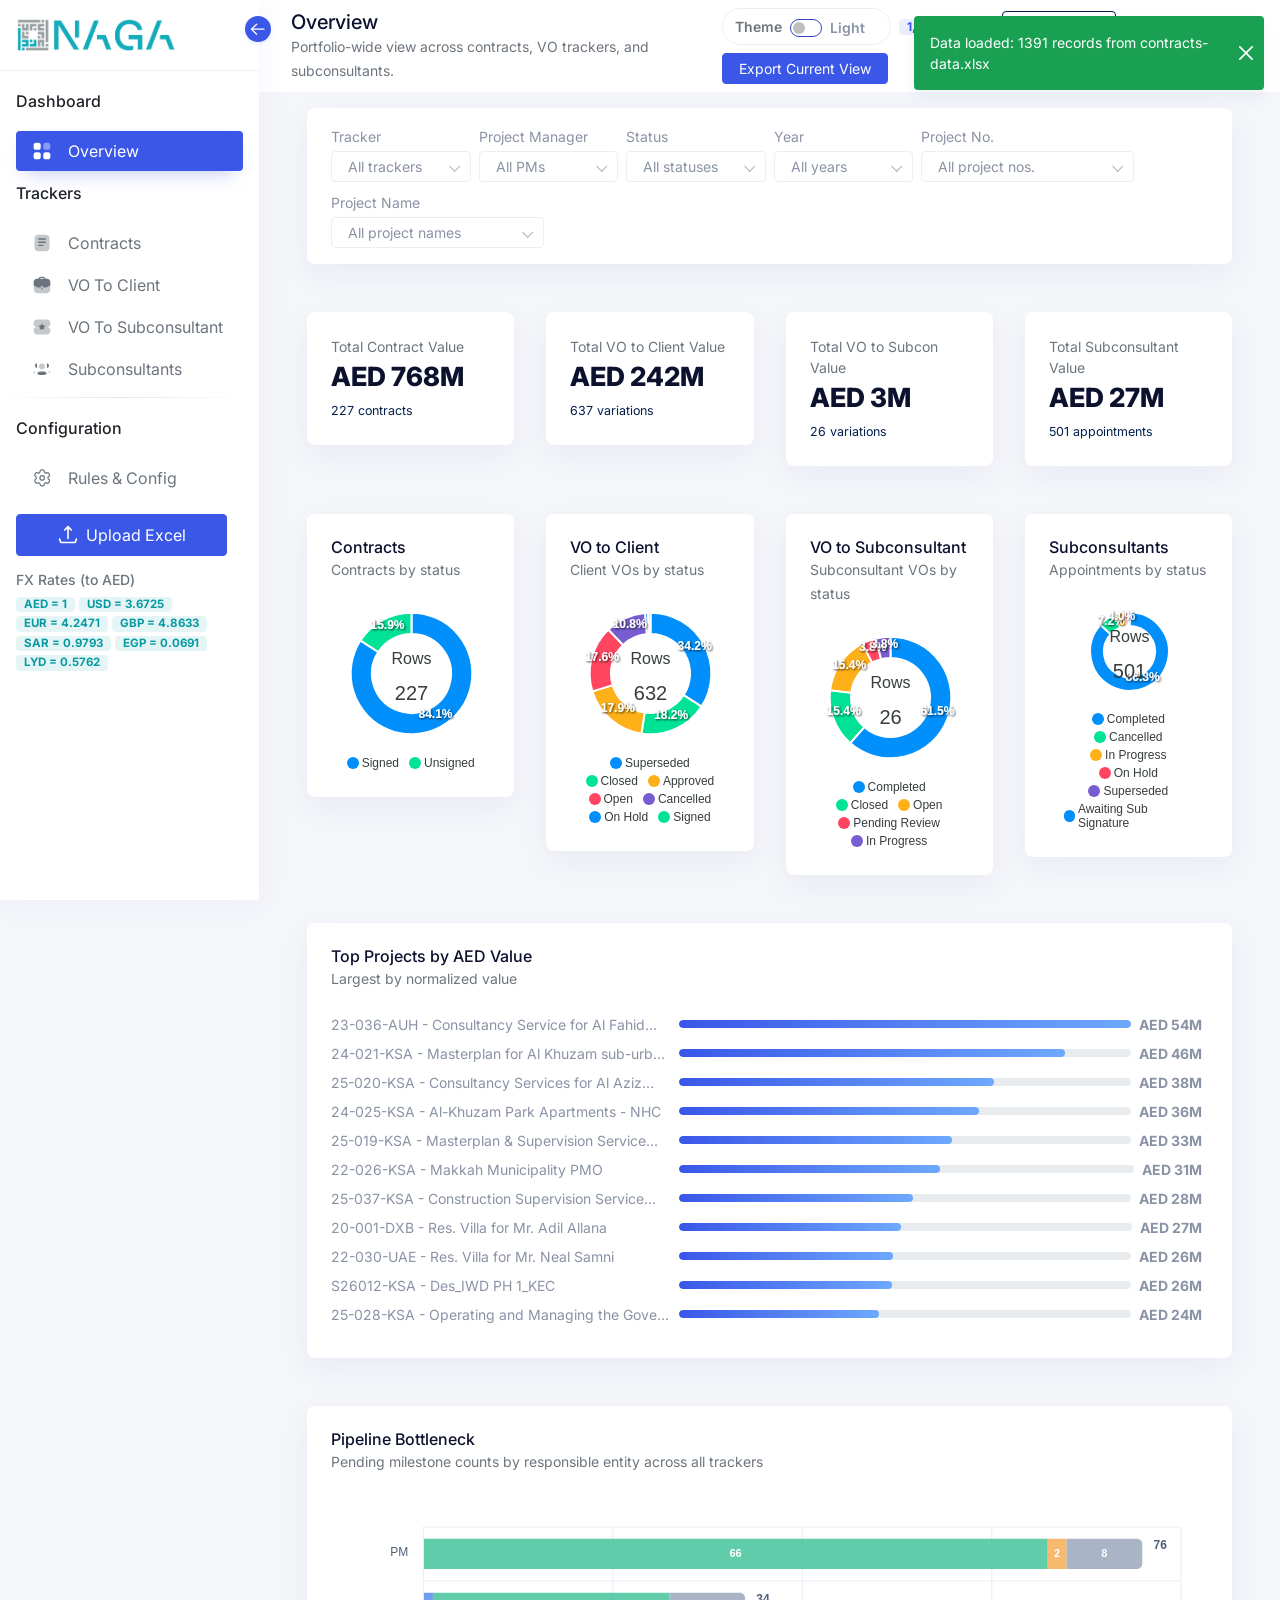
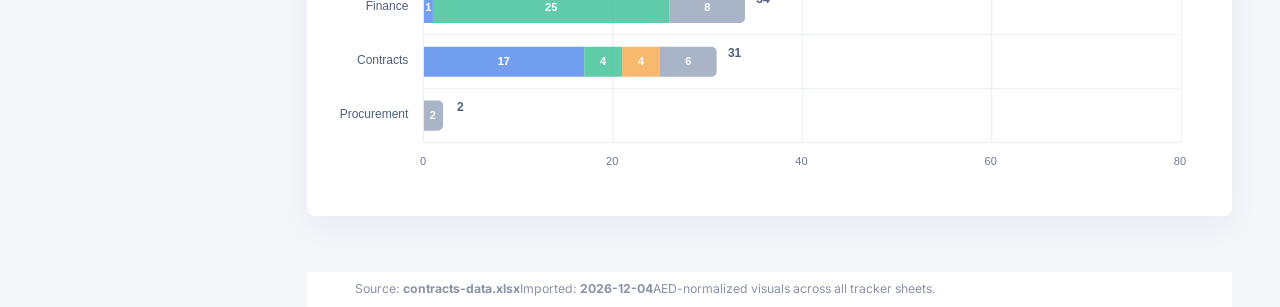
<file: dashboard/contracts-tracker.html>
<!doctype html>
<html lang="en" dir="ltr">
<head>
  <meta charset="utf-8">
  <meta name="viewport" content="width=device-width, initial-scale=1, shrink-to-fit=no">
  <title>NAGA | Contracts, VOs &amp; Subconsultants Dashboard</title>
  <link rel="icon" type="image/png" sizes="64x64" href="../assets/images/naga-favicon-64.png">
  <link rel="apple-touch-icon" sizes="180x180" href="../assets/images/naga-apple-touch.png">
  <link rel="stylesheet" href="../assets/css/core/libs.min.css">
  <link rel="stylesheet" href="../assets/css/hope-ui.min.css?v=4.0.0">
  <link rel="stylesheet" href="../assets/css/custom.min.css?v=4.0.0">
  <link rel="stylesheet" href="../assets/css/dark.min.css">
  <link rel="stylesheet" href="../assets/css/customizer.min.css">
  <link rel="stylesheet" href="../assets/css/rtl.min.css">
  <link rel="stylesheet" href="../assets/css/contracts-dashboard.css?v=4">
</head>
<body>
  <!-- Loader -->
  <div id="loading"><div class="loader simple-loader"><div class="loader-body"></div></div></div>

  <!-- ======== Sidebar ======== -->
  <aside class="sidebar sidebar-default sidebar-white sidebar-base navs-rounded-all">
    <div class="sidebar-header d-flex align-items-center justify-content-start">
      <a href="#" class="navbar-brand">
        <div class="logo-main">
          <div class="logo-normal">
            <img src="../assets/images/naga-logo.png" class="naga-logo-full" alt="NAGA">
          </div>
          <div class="logo-mini">
            <img src="../assets/images/naga-icon.png" class="naga-logo-mini" alt="NAGA">
          </div>
        </div>
      </a>
      <div class="sidebar-toggle" data-toggle="sidebar" data-active="true">
        <i class="icon">
          <svg width="20" height="20" viewBox="0 0 24 24" fill="none" xmlns="http://www.w3.org/2000/svg">
            <path d="M4.25 12.2744L19.25 12.2744" stroke="currentColor" stroke-width="1.5" stroke-linecap="round" stroke-linejoin="round"></path>
            <path d="M10.2998 18.2988L4.2498 12.2748L10.2998 6.24976" stroke="currentColor" stroke-width="1.5" stroke-linecap="round" stroke-linejoin="round"></path>
          </svg>
        </i>
      </div>
    </div>
    <div class="sidebar-body pt-0 data-scrollbar">
      <div class="sidebar-list">
        <ul class="navbar-nav iq-main-menu" id="sidebar-menu">
          <li class="nav-item static-item">
            <a class="nav-link static-item disabled" href="#" tabindex="-1">
              <span class="default-icon">Dashboard</span><span class="mini-icon">-</span>
            </a>
          </li>
          <li class="nav-item">
            <a class="nav-link active" href="#" data-page="overview">
              <i class="icon"><svg class="icon-20" width="20" viewBox="0 0 24 24" fill="none" xmlns="http://www.w3.org/2000/svg"><path opacity="0.4" d="M16.0756 2H19.4616C20.8639 2 22.0001 3.14585 22.0001 4.55996V7.97452C22.0001 9.38864 20.8639 10.5345 19.4616 10.5345H16.0756C14.6734 10.5345 13.5371 9.38864 13.5371 7.97452V4.55996C13.5371 3.14585 14.6734 2 16.0756 2Z" fill="currentColor"></path><path fill-rule="evenodd" clip-rule="evenodd" d="M4.53852 2H7.92449C9.32676 2 10.463 3.14585 10.463 4.55996V7.97452C10.463 9.38864 9.32676 10.5345 7.92449 10.5345H4.53852C3.13626 10.5345 2 9.38864 2 7.97452V4.55996C2 3.14585 3.13626 2 4.53852 2ZM4.53852 13.4655H7.92449C9.32676 13.4655 10.463 14.6114 10.463 16.0255V19.44C10.463 20.8532 9.32676 22 7.92449 22H4.53852C3.13626 22 2 20.8532 2 19.44V16.0255C2 14.6114 3.13626 13.4655 4.53852 13.4655ZM19.4615 13.4655H16.0755C14.6732 13.4655 13.537 14.6114 13.537 16.0255V19.44C13.537 20.8532 14.6732 22 16.0755 22H19.4615C20.8637 22 22 20.8532 22 19.44V16.0255C22 14.6114 20.8637 13.4655 19.4615 13.4655Z" fill="currentColor"></path></svg></i>
              <span class="item-name">Overview</span>
            </a>
          </li>
          <li class="nav-item static-item">
            <a class="nav-link static-item disabled" href="#" tabindex="-1">
              <span class="default-icon">Trackers</span><span class="mini-icon">-</span>
            </a>
          </li>
          <li class="nav-item">
            <a class="nav-link" href="#" data-page="contracts">
              <i class="icon"><svg class="icon-20" width="20" viewBox="0 0 24 24" fill="none" xmlns="http://www.w3.org/2000/svg"><path opacity="0.4" d="M16.191 2H7.81C4.77 2 3 3.78 3 6.83V17.16C3 20.26 4.77 22 7.81 22H16.191C19.28 22 21 20.26 21 17.16V6.83C21 3.78 19.28 2 16.191 2Z" fill="currentColor"></path><path d="M8.08008 15.74H12.9201C13.3701 15.74 13.7501 15.36 13.7501 14.91C13.7501 14.46 13.3701 14.08 12.9201 14.08H8.08008C7.63008 14.08 7.25008 14.46 7.25008 14.91C7.25008 15.36 7.63008 15.74 8.08008 15.74ZM8.08008 11.9H15.9201C16.3701 11.9 16.7501 11.52 16.7501 11.07C16.7501 10.62 16.3701 10.24 15.9201 10.24H8.08008C7.63008 10.24 7.25008 10.62 7.25008 11.07C7.25008 11.52 7.63008 11.9 8.08008 11.9ZM8.08008 8.06H15.9201C16.3701 8.06 16.7501 7.68 16.7501 7.23C16.7501 6.78 16.3701 6.4 15.9201 6.4H8.08008C7.63008 6.4 7.25008 6.78 7.25008 7.23C7.25008 7.68 7.63008 8.06 8.08008 8.06Z" fill="currentColor"></path></svg></i>
              <span class="item-name">Contracts</span>
            </a>
          </li>
          <li class="nav-item">
            <a class="nav-link" href="#" data-page="voClient">
              <i class="icon"><svg class="icon-20" width="20" viewBox="0 0 24 24" fill="none" xmlns="http://www.w3.org/2000/svg"><path opacity="0.4" d="M2 11.0786C2.05 13.4166 2.19 17.4156 2.21 17.8566C2.281 18.7996 2.642 19.7526 3.204 20.4246C3.986 21.3676 4.949 21.7886 6.292 21.7886C8.148 21.7986 10.194 21.7986 12.181 21.7986C14.176 21.7986 16.112 21.7986 17.747 21.7886C19.071 21.7886 20.064 21.3566 20.836 20.4246C21.398 19.7526 21.759 18.7896 21.81 17.8566C21.83 17.4856 21.93 13.1446 21.99 11.0786H2Z" fill="currentColor"></path><path d="M11.2451 15.3843V16.6783C11.2451 17.0923 11.5811 17.4283 11.9951 17.4283C12.4091 17.4283 12.7451 17.0923 12.7451 16.6783V15.3843C12.7451 14.9703 12.4091 14.6343 11.9951 14.6343C11.5811 14.6343 11.2451 14.9703 11.2451 15.3843Z" fill="currentColor"></path><path fill-rule="evenodd" clip-rule="evenodd" d="M10.211 14.5565C10.111 14.9195 9.762 15.1515 9.384 15.1015C6.833 14.7455 4.395 13.8405 2.337 12.4815C2.126 12.3435 2 12.1075 2 11.8555V8.38949C2 6.28949 3.712 4.58149 5.817 4.58149H7.784C7.972 3.12949 9.202 2.00049 10.704 2.00049H13.286C14.787 2.00049 16.018 3.12949 16.206 4.58149H18.183C20.282 4.58149 21.99 6.28949 21.99 8.38949V11.8555C21.99 12.1075 21.863 12.3425 21.654 12.4815C19.592 13.8465 17.144 14.7555 14.576 15.1105C14.541 15.1155 14.507 15.1175 14.473 15.1175C14.134 15.1175 13.831 14.8885 13.746 14.5525C13.544 13.7565 12.821 13.1995 11.99 13.1995C11.148 13.1995 10.433 13.7445 10.211 14.5565ZM13.286 3.50049H10.704C10.031 3.50049 9.469 3.96049 9.301 4.58149H14.688C14.52 3.96049 13.958 3.50049 13.286 3.50049Z" fill="currentColor"></path></svg></i>
              <span class="item-name">VO to Client</span>
            </a>
          </li>
          <li class="nav-item">
            <a class="nav-link" href="#" data-page="voSubcon">
              <i class="icon"><svg class="icon-20" width="20" viewBox="0 0 24 24" fill="none" xmlns="http://www.w3.org/2000/svg"><path opacity="0.4" d="M21.25 13.4764C20.429 13.4764 19.761 12.8145 19.761 12.001C19.761 11.1865 20.429 10.5246 21.25 10.5246C21.449 10.5246 21.64 10.4463 21.78 10.3076C21.921 10.1679 22 9.97864 22 9.78146L21.999 7.10415C21.999 4.84102 20.14 3 17.856 3H6.144C3.86 3 2.001 4.84102 2.001 7.10415L2 9.86766C2 10.0648 2.079 10.2541 2.22 10.3938C2.36 10.5325 2.551 10.6108 2.75 10.6108C3.599 10.6108 4.239 11.2083 4.239 12.001C4.239 12.8145 3.571 13.4764 2.75 13.4764C2.336 13.4764 2 13.8093 2 14.2195V16.8949C2 19.158 3.858 21 6.143 21H17.857C20.142 21 22 19.158 22 16.8949V14.2195C22 13.8093 21.664 13.4764 21.25 13.4764Z" fill="currentColor"></path><path d="M15.4303 11.5887L14.2513 12.7367L14.5303 14.3597C14.5783 14.6407 14.4653 14.9177 14.2343 15.0837C14.0053 15.2517 13.7063 15.2727 13.4543 15.1387L11.9993 14.3737L10.5413 15.1397C10.4333 15.1967 10.3153 15.2267 10.1983 15.2267C10.0453 15.2267 9.89434 15.1787 9.76434 15.0847C9.53434 14.9177 9.42134 14.6407 9.46934 14.3597L9.74734 12.7367L8.56834 11.5887C8.36434 11.3907 8.29334 11.0997 8.38134 10.8287C8.47034 10.5587 8.70034 10.3667 8.98134 10.3267L10.6073 10.0897L11.3363 8.61268C11.4633 8.35868 11.7173 8.20068 11.9993 8.20068H12.0013C12.2843 8.20168 12.5383 8.35968 12.6633 8.61368L13.3923 10.0897L15.0213 10.3277C15.2993 10.3667 15.5293 10.5587 15.6173 10.8287C15.7063 11.0997 15.6353 11.3907 15.4303 11.5887Z" fill="currentColor"></path></svg></i>
              <span class="item-name">VO to Subconsultant</span>
            </a>
          </li>
          <li class="nav-item">
            <a class="nav-link" href="#" data-page="sca">
              <i class="icon"><svg class="icon-20" width="20" viewBox="0 0 24 24" fill="none" xmlns="http://www.w3.org/2000/svg"><path d="M17.8877 10.8967C19.2827 10.7007 20.3567 9.50473 20.3597 8.05573C20.3597 6.62773 19.3187 5.44373 17.9537 5.21973" fill="currentColor"></path><path opacity="0.4" d="M19.7285 14.2505C21.0795 14.4525 22.0225 14.9255 22.0225 15.9005C22.0225 16.5715 21.5785 17.0075 20.8605 17.2815" fill="currentColor"></path><path d="M6.09016 10.8967C4.69516 10.7007 3.62116 9.50473 3.61816 8.05573C3.61816 6.62773 4.65916 5.44373 6.02416 5.21973" fill="currentColor"></path><path opacity="0.4" d="M4.24957 14.2505C2.89857 14.4525 1.95557 14.9255 1.95557 15.9005C1.95557 16.5715 2.39957 17.0075 3.11757 17.2815" fill="currentColor"></path><path fill-rule="evenodd" clip-rule="evenodd" d="M11.9886 14.914C9.09857 14.914 6.60059 15.3507 6.60059 17.1154C6.60059 18.88 9.08459 19.3327 11.9886 19.3327C14.8786 19.3327 17.3766 18.8961 17.3766 17.1314C17.3766 15.3667 14.8926 14.914 11.9886 14.914Z" fill="currentColor"></path><path opacity="0.4" fill-rule="evenodd" clip-rule="evenodd" d="M11.9886 12.4467C13.9496 12.4467 15.5286 10.8684 15.5286 8.90638C15.5286 6.94538 13.9496 5.36707 11.9886 5.36707C10.0276 5.36707 8.44958 6.94538 8.44958 8.90638C8.44958 10.8684 10.0276 12.4467 11.9886 12.4467Z" fill="currentColor"></path></svg></i>
              <span class="item-name">Subconsultants</span>
            </a>
          </li>
          <li><hr class="hr-horizontal"></li>
          <li class="nav-item static-item">
            <a class="nav-link static-item disabled" href="#" tabindex="-1">
              <span class="default-icon">Configuration</span><span class="mini-icon">-</span>
            </a>
          </li>
          <li class="nav-item">
            <a class="nav-link" href="#" data-page="rulesConfig">
              <i class="icon"><svg class="icon-20" width="20" viewBox="0 0 24 24" fill="none" xmlns="http://www.w3.org/2000/svg"><path fill-rule="evenodd" clip-rule="evenodd" d="M20.8064 7.62361L20.184 6.54352C19.6574 5.6296 18.4905 5.31432 17.5753 5.83872V5.83872C17.1397 6.09534 16.6198 6.16815 16.1305 6.04109C15.6411 5.91402 15.2224 5.59752 14.9666 5.16137C14.8021 4.88415 14.7137 4.56839 14.7103 4.24604V4.24604C14.7251 3.72922 14.5302 3.2284 14.1698 2.85767C13.8094 2.48694 13.3143 2.27786 12.7973 2.27808H11.5433C11.037 2.27807 10.5513 2.47991 10.1937 2.83895C9.83614 3.19798 9.63649 3.68459 9.63889 4.19088V4.19088C9.62417 5.23693 8.77248 6.07681 7.72632 6.07674C7.40397 6.07336 7.08821 5.98494 6.81099 5.82041V5.82041C5.89582 5.29601 4.72887 5.61129 4.20229 6.52522L3.5765 7.62361C3.05023 8.53639 3.36065 9.70261 4.26888 10.2323V10.2323C4.86374 10.5739 5.22508 11.2056 5.22508 11.889C5.22508 12.5725 4.86374 13.2041 4.26888 13.5458V13.5458C3.36228 14.0719 3.05087 15.2353 3.5765 16.1453V16.1453L4.20898 17.2346C4.45573 17.6798 4.86893 18.0083 5.35648 18.1474C5.84402 18.2866 6.36697 18.2249 6.81099 17.9756V17.9756C7.24733 17.7213 7.76683 17.6516 8.25456 17.7822C8.74229 17.9128 9.15789 18.2327 9.40993 18.6716C9.57445 18.9489 9.66287 19.2646 9.66628 19.587V19.587C9.66628 20.6435 10.5227 21.5 11.5792 21.5H12.8332C13.8864 21.5 14.7412 20.6491 14.7474 19.5765V19.5765C14.7449 19.0691 14.9455 18.5818 15.3042 18.2232C15.663 17.8644 16.1503 17.6638 16.6576 17.6663C16.9788 17.6749 17.2929 17.7636 17.5753 17.9247V17.9247C18.4869 18.4498 19.6521 18.1398 20.184 17.2302V17.2302L20.8064 16.1453C21.0615 15.7075 21.1315 15.186 21.001 14.6964C20.8704 14.2067 20.5502 13.7894 20.111 13.5367V13.5367C19.6717 13.284 19.3516 12.8666 19.221 12.377C19.0904 11.8873 19.1604 11.3659 19.4155 10.928C19.581 10.6383 19.8211 10.3982 20.111 10.2323V10.2323C21.0131 9.70289 21.3236 8.54349 20.8064 7.63361V7.63361V7.62361Z" stroke="currentColor" stroke-width="1.5" stroke-linecap="round" stroke-linejoin="round"></path><circle cx="12.175" cy="11.889" r="2.63616" stroke="currentColor" stroke-width="1.5" stroke-linecap="round" stroke-linejoin="round"></circle></svg></i>
              <span class="item-name">Rules &amp; Config</span>
            </a>
          </li>
        </ul>
      </div>
      <!-- Sidebar Upload -->
      <div class="p-3">
        <button class="btn btn-primary sidebar-upload-btn d-flex align-items-center justify-content-center gap-2" data-bs-toggle="modal" data-bs-target="#uploadModal">
          <svg width="20" height="20" viewBox="0 0 24 24" fill="none" xmlns="http://www.w3.org/2000/svg"><path d="M12 2v14m0-14L8 6m4-4l4 4" stroke="currentColor" stroke-width="2" stroke-linecap="round" stroke-linejoin="round"/><path d="M2 17l.621 2.485A2 2 0 004.561 21h14.878a2 2 0 001.94-1.515L22 17" stroke="currentColor" stroke-width="2" stroke-linecap="round" stroke-linejoin="round"/></svg>
          <span class="default-icon">Upload Excel</span>
        </button>
      </div>
      <!-- FX Rate pills -->
      <div class="px-3 pb-3">
        <h6 class="text-muted small mb-2 default-icon">FX Rates (to AED)</h6>
        <div id="sidebarFxPills" class="d-flex flex-wrap gap-1"></div>
      </div>
    </div>
  </aside>

  <!-- ======== Main Content ======== -->
  <main class="main-content">
    <div class="position-relative">
      <!-- Topbar -->
      <nav class="nav navbar navbar-expand-lg navbar-light iq-navbar">
        <div class="container-fluid navbar-inner">
          <div class="d-flex align-items-center gap-3">
            <div class="sidebar-toggle" data-toggle="sidebar" data-active="true">
              <i class="icon"><svg width="20" viewBox="0 0 24 24" fill="none" xmlns="http://www.w3.org/2000/svg"><path d="M4.25 12.2744L19.25 12.2744" stroke="currentColor" stroke-width="1.5" stroke-linecap="round" stroke-linejoin="round"></path><path d="M10.2998 18.2988L4.2498 12.2748L10.2998 6.24976" stroke="currentColor" stroke-width="1.5" stroke-linecap="round" stroke-linejoin="round"></path></svg></i>
            </div>
            <div>
              <h5 class="mb-0" id="pageTitle">Overview</h5>
              <small class="text-muted" id="pageSubtitle">Portfolio-wide view across contracts, VO trackers, and subconsultants.</small>
            </div>
          </div>
          <div class="d-flex align-items-center gap-2 flex-wrap">
            <div class="theme-toggle-wrap d-flex align-items-center gap-2">
              <span class="small text-muted fw-semibold">Theme</span>
              <div class="form-check form-switch mb-0">
                <input class="form-check-input" type="checkbox" role="switch" id="themeToggle">
                <label class="form-check-label small fw-semibold" for="themeToggle" id="themeToggleLabel">Light</label>
              </div>
            </div>
            <span class="badge bg-soft-primary" id="recordCounterBadge">0 records</span>
            <button class="btn btn-sm btn-outline-secondary" id="resetFiltersBtn">Reset Filters</button>
            <button class="btn btn-sm btn-primary" id="exportCsvBtn">Export Current View</button>
          </div>
        </div>
      </nav>
    </div>

    <div class="container-fluid content-inner mt-3 py-0">
      <!-- ===== Global Filters Card ===== -->
      <div class="row mb-3 filters-card" id="filtersCard">
        <div class="col-12">
          <div class="card">
            <div class="card-body py-3">
              <div class="row g-2">
                <div class="col-md-2 col-sm-4 col-6">
                  <label class="form-label small mb-1">Tracker</label>
                  <div class="status-filter excel-filter" id="filterTypeWrap">
                    <button type="button" class="form-select form-select-sm text-start status-filter-toggle" id="filterTypeToggle">All trackers</button>
                    <div class="status-filter-menu d-none" id="filterTypeMenu"></div>
                  </div>
                </div>
                <div class="col-md-2 col-sm-4 col-6">
                  <label class="form-label small mb-1">Project Manager</label>
                  <div class="status-filter excel-filter" id="filterPMWrap">
                    <button type="button" class="form-select form-select-sm text-start status-filter-toggle" id="filterPMToggle">All PMs</button>
                    <div class="status-filter-menu d-none" id="filterPMMenu"></div>
                  </div>
                </div>
                <div class="col-md-2 col-sm-4 col-6">
                  <label class="form-label small mb-1">Status</label>
                  <div class="status-filter" id="filterStatusWrap">
                    <button type="button" class="form-select form-select-sm text-start status-filter-toggle" id="filterStatusToggle">
                      All statuses
                    </button>
                    <div class="status-filter-menu d-none" id="filterStatusMenu"></div>
                  </div>
                </div>
                <div class="col-md-2 col-sm-4 col-6 d-none" id="filterInvoiceStatusBlock">
                  <label class="form-label small mb-1">Invoice Status</label>
                  <div class="status-filter excel-filter" id="filterInvoiceStatusWrap">
                    <button type="button" class="form-select form-select-sm text-start status-filter-toggle" id="filterInvoiceStatusToggle">All invoice statuses</button>
                    <div class="status-filter-menu d-none" id="filterInvoiceStatusMenu"></div>
                  </div>
                </div>
                <div class="col-md-2 col-sm-4 col-6">
                  <label class="form-label small mb-1">Year</label>
                  <div class="status-filter excel-filter" id="filterYearWrap">
                    <button type="button" class="form-select form-select-sm text-start status-filter-toggle" id="filterYearToggle">All years</button>
                    <div class="status-filter-menu d-none" id="filterYearMenu"></div>
                  </div>
                </div>
                <div class="col-md-3 col-sm-6">
                  <label class="form-label small mb-1">Project No.</label>
                  <div class="status-filter excel-filter" id="filterProjectNoWrap">
                    <button type="button" class="form-select form-select-sm text-start status-filter-toggle" id="filterProjectNoToggle">All project nos.</button>
                    <div class="status-filter-menu d-none" id="filterProjectNoMenu"></div>
                  </div>
                </div>
                <div class="col-md-3 col-sm-6">
                  <label class="form-label small mb-1">Project Name</label>
                  <div class="status-filter excel-filter" id="filterProjectNameWrap">
                    <button type="button" class="form-select form-select-sm text-start status-filter-toggle" id="filterProjectNameToggle">All project names</button>
                    <div class="status-filter-menu d-none" id="filterProjectNameMenu"></div>
                  </div>
                </div>
              </div>
              <div class="filter-chip-row d-none" id="filterSummaryChips"></div>
            </div>
          </div>
        </div>
      </div>

      <!-- ===== Page Sections ===== -->
      <div id="page-overview"     class="page-section active"></div>
      <div id="page-contracts"    class="page-section"></div>
      <div id="page-voClient"     class="page-section"></div>
      <div id="page-voSubcon"     class="page-section"></div>
      <div id="page-sca"          class="page-section"></div>
      <div id="page-rulesConfig"  class="page-section"></div>

      <!-- Footer -->
      <footer class="footer mt-4">
        <div class="footer-body">
          <div class="d-flex flex-wrap justify-content-between align-items-center small">
            <div>Source: <strong id="footerSourceFile">No file loaded</strong></div>
            <div>Imported: <strong id="footerImportedAt">—</strong></div>
            <div>AED-normalized visuals across all tracker sheets.</div>
          </div>
        </div>
      </footer>
    </div>
  </main>

  <!-- ======== Toast area ======== -->
  <div id="toast-area" class="toast-container position-fixed top-0 end-0 p-3"></div>

  <!-- ======== Upload Modal ======== -->
  <div class="modal fade" id="uploadModal" tabindex="-1" aria-labelledby="uploadModalLabel" aria-hidden="true">
    <div class="modal-dialog modal-lg modal-dialog-centered">
      <div class="modal-content">
        <div class="modal-header">
          <h5 class="modal-title" id="uploadModalLabel">Upload Excel Workbook</h5>
          <button type="button" class="btn-close" data-bs-dismiss="modal" aria-label="Close"></button>
        </div>
        <div class="modal-body">
          <!-- Step indicators -->
          <div class="d-flex justify-content-center mb-4 gap-3">
            <span class="badge bg-primary" id="uploadStep1Badge">1. Select File</span>
            <span class="badge bg-secondary" id="uploadStep2Badge">2. Sheet Mapping</span>
            <span class="badge bg-secondary" id="uploadStep3Badge">3. Validation</span>
          </div>
          <!-- Step 1: File selection -->
          <div id="uploadStep1">
            <div class="upload-zone" id="dropZone">
              <div class="upload-icon mb-2">
                <svg width="48" height="48" viewBox="0 0 24 24" fill="none" xmlns="http://www.w3.org/2000/svg"><path d="M12 2v14m0-14L8 6m4-4l4 4" stroke="currentColor" stroke-width="2" stroke-linecap="round" stroke-linejoin="round"/><path d="M2 17l.621 2.485A2 2 0 004.561 21h14.878a2 2 0 001.94-1.515L22 17" stroke="currentColor" stroke-width="2" stroke-linecap="round" stroke-linejoin="round"/></svg>
              </div>
              <p class="mb-1 fw-bold">Drag &amp; drop your Excel file here</p>
              <p class="text-muted small mb-2">or click to browse</p>
              <input type="file" id="excelFileInput" accept=".xlsx,.xls,.csv" class="d-none">
              <button class="btn btn-outline-primary btn-sm" id="browseFileBtn">Browse Files</button>
            </div>
            <div id="selectedFileInfo" class="mt-3 d-none">
              <div class="alert alert-info d-flex justify-content-between align-items-center mb-0">
                <div><strong id="selectedFileName"></strong> <span id="selectedFileSize" class="text-muted small"></span></div>
                <button class="btn btn-sm btn-outline-danger" id="clearFileBtn">Remove</button>
              </div>
            </div>
          </div>
          <!-- Step 2: Sheet mapping -->
          <div id="uploadStep2" class="d-none">
            <p class="text-muted small mb-3">Map detected sheets to tracker types. Unmatched sheets will be skipped.</p>
            <div class="table-responsive">
              <table class="table table-sm table-bordered" id="sheetMappingTable">
                <thead><tr><th>Detected Sheet</th><th>Columns Found</th><th>Map To</th><th>Header Row</th><th>Status</th></tr></thead>
                <tbody></tbody>
              </table>
            </div>
          </div>
          <!-- Step 3: Validation report -->
          <div id="uploadStep3" class="d-none">
            <div id="validationSummary" class="mb-3"></div>
            <div id="mappingPreview" class="mb-3"></div>
            <div class="accordion" id="validationAccordion"></div>
          </div>
        </div>
        <div class="modal-footer">
          <button type="button" class="btn btn-secondary" data-bs-dismiss="modal">Cancel</button>
          <button type="button" class="btn btn-outline-secondary d-none" id="uploadBackBtn">Back</button>
          <button type="button" class="btn btn-primary" id="uploadNextBtn" disabled>Next</button>
        </div>
      </div>
    </div>
  </div>

  <!-- ======== Column Mapping Modal ======== -->
  <div class="modal fade" id="columnMapModal" tabindex="-1" aria-hidden="true">
    <div class="modal-dialog modal-lg modal-dialog-centered modal-dialog-scrollable">
      <div class="modal-content">
        <div class="modal-header">
          <h5 class="modal-title">Column Mapping — <span id="colMapSheetName"></span></h5>
          <button type="button" class="btn-close" data-bs-dismiss="modal" aria-label="Close"></button>
        </div>
        <div class="modal-body" id="colMapBody"></div>
        <div class="modal-footer">
          <button class="btn btn-secondary" data-bs-dismiss="modal">Cancel</button>
          <button class="btn btn-primary" id="colMapSaveBtn">Apply Mapping</button>
        </div>
      </div>
    </div>
  </div>

  <!-- ======== Scripts ======== -->
  <script src="../assets/js/core/libs.min.js"></script>
  <script src="../assets/js/core/external.min.js"></script>
  <script src="../assets/js/hope-ui.js" defer></script>
  <script src="../assets/vendor/xlsx/xlsx.full.min.js"></script>
  <script src="../assets/js/contracts-dashboard.js?v=4"></script>
</body>
</html>
</file>
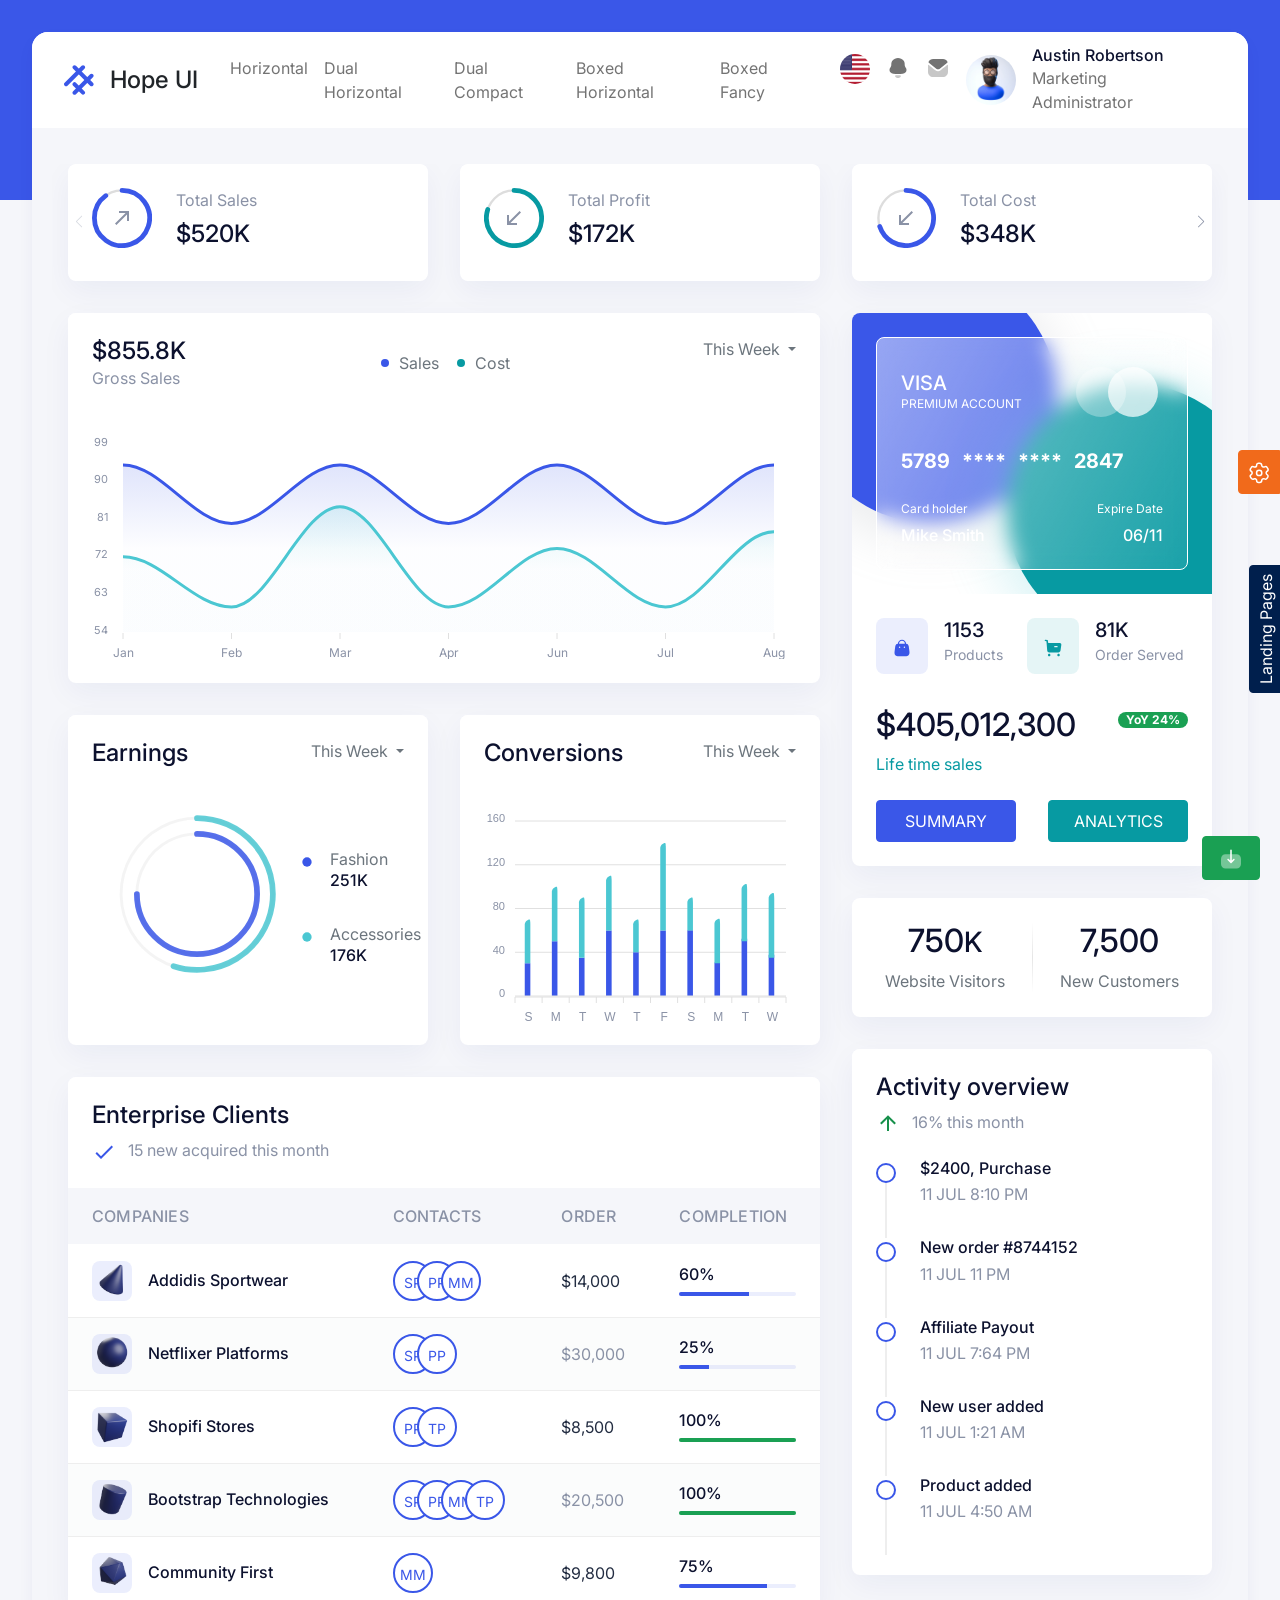
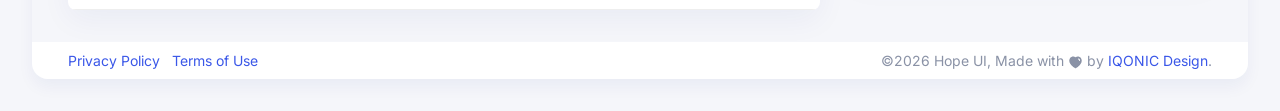
<file: dashboard/index-boxed-fancy.html>
<!doctype html>
<html lang="en" dir="ltr">
  <head>
    <meta charset="utf-8">
      <meta name="viewport" content="width=device-width, initial-scale=1, shrink-to-fit=no">
      <title>Hope UI | Responsive Bootstrap 5 Admin Dashboard Template</title>
      
      <!-- Favicon -->
      <link rel="shortcut icon" href="../assets/images/favicon.ico">
      
      <!-- Library / Plugin Css Build -->
      <link rel="stylesheet" href="../assets/css/core/libs.min.css">
      
      
      <!-- Hope Ui Design System Css -->
      <link rel="stylesheet" href="../assets/css/hope-ui.min.css?v=4.0.0">
      
      <!-- Custom Css -->
      <link rel="stylesheet" href="../assets/css/custom.min.css?v=4.0.0">
      
      <!-- Dark Css -->
      <link rel="stylesheet" href="../assets/css/dark.min.css">
      
      <!-- Customizer Css -->
      <link rel="stylesheet" href="../assets/css/customizer.min.css">
      
      <!-- RTL Css -->
      <link rel="stylesheet" href="../assets/css/rtl.min.css">
      
      
  </head>
  <body class="   boxed-fancy">
    <div class="boxed-inner">
      <!-- loader Start -->
      <div id="loading">
        <div class="loader simple-loader">
            <div class="loader-body">
            </div>
        </div>      </div>
      <!-- loader END -->
      <span class="screen-darken"></span>
      <main class="main-content">
        <!--Nav Start-->
        <nav class="nav navbar navbar-expand-lg navbar-light iq-navbar">
          <div class="container-fluid navbar-inner">
            <button data-trigger="navbar_main" class="d-lg-none btn btn-primary rounded-pill p-1 pt-0" type="button">
              <svg class="icon-20" width="20px"  viewBox="0 0 24 24">
                <path fill="currentColor" d="M4,11V13H16L10.5,18.5L11.92,19.92L19.84,12L11.92,4.08L10.5,5.5L16,11H4Z"></path>
            </svg>
            </button>
            <a href="../dashboard/index.html" class="navbar-brand">
                <!--Logo start-->
                <svg class="icon-30 text-primary" width="30" class="text-primary" viewBox="0 0 30 30" fill="none" xmlns="http://www.w3.org/2000/svg">
                    <rect x="-0.757324" y="19.2427" width="28" height="4" rx="2" transform="rotate(-45 -0.757324 19.2427)" fill="currentColor"></rect>
                    <rect x="7.72803" y="27.728" width="28" height="4" rx="2" transform="rotate(-45 7.72803 27.728)" fill="currentColor"></rect>
                    <rect x="10.5366" y="16.3945" width="16" height="4" rx="2" transform="rotate(45 10.5366 16.3945)" fill="currentColor"></rect>
                    <rect x="10.5562" y="-0.556152" width="28" height="4" rx="2" transform="rotate(45 10.5562 -0.556152)" fill="currentColor"></rect>
                </svg>
                <!--logo End-->        <h4 class="logo-title">Hope UI</h4>
            </a>
            <!-- Horizontal Menu Start -->
            <nav id="navbar_main" class="mobile-offcanvas nav navbar navbar-expand-xl hover-nav horizontal-nav mx-md-auto">
            <div class="container-fluid">
               <div class="offcanvas-header px-0">
                  <div class="navbar-brand ms-3">
                     
                     <!--Logo start-->
                     <div class="logo-main">
                         <div class="logo-normal">
                             <svg class="text-primary icon-30" viewBox="0 0 30 30" fill="none" xmlns="http://www.w3.org/2000/svg">
                                 <rect x="-0.757324" y="19.2427" width="28" height="4" rx="2" transform="rotate(-45 -0.757324 19.2427)" fill="currentColor"/>
                                 <rect x="7.72803" y="27.728" width="28" height="4" rx="2" transform="rotate(-45 7.72803 27.728)" fill="currentColor"/>
                                 <rect x="10.5366" y="16.3945" width="16" height="4" rx="2" transform="rotate(45 10.5366 16.3945)" fill="currentColor"/>
                                 <rect x="10.5562" y="-0.556152" width="28" height="4" rx="2" transform="rotate(45 10.5562 -0.556152)" fill="currentColor"/>
                             </svg>
                         </div>
                         <div class="logo-mini">
                             <svg class="text-primary icon-30" viewBox="0 0 30 30" fill="none" xmlns="http://www.w3.org/2000/svg">
                                 <rect x="-0.757324" y="19.2427" width="28" height="4" rx="2" transform="rotate(-45 -0.757324 19.2427)" fill="currentColor"/>
                                 <rect x="7.72803" y="27.728" width="28" height="4" rx="2" transform="rotate(-45 7.72803 27.728)" fill="currentColor"/>
                                 <rect x="10.5366" y="16.3945" width="16" height="4" rx="2" transform="rotate(45 10.5366 16.3945)" fill="currentColor"/>
                                 <rect x="10.5562" y="-0.556152" width="28" height="4" rx="2" transform="rotate(45 10.5562 -0.556152)" fill="currentColor"/>
                             </svg>
                         </div>
                     </div>
                     <!--logo End-->
                     
                     
                     
                     
                     <h4 class="logo-title">Hope UI</h4>
                  </div>
                  <button class="btn-close float-end"></button>
               </div>
               <ul class="navbar-nav">
                  <li class="nav-item"><a class="nav-link " href="../dashboard/index-horizontal.html"> Horizontal </a></li>
                  <li class="nav-item"><a class="nav-link " href="../dashboard/index-dual-horizontal.html"> Dual Horizontal </a></li>
                  <li class="nav-item"><a class="nav-link " href="../dashboard/index-dual-compact.html"><span class="item-name">Dual Compact</span></a></li>
                  <li class="nav-item"><a class="nav-link " href="../dashboard/index-boxed.html"> Boxed Horizontal </a></li>
                  <li class="nav-item"><a class="nav-link " href="../dashboard/index-boxed-fancy.html"> Boxed Fancy</a></li>
               </ul>
            </div> <!-- container-fluid.// -->
            </nav>
            <!-- Sidebar Menu End -->    <button class="navbar-toggler" type="button" data-bs-toggle="collapse" data-bs-target="#navbarSupportedContent" aria-controls="navbarSupportedContent" aria-expanded="false" aria-label="Toggle navigation">
               <span class="navbar-toggler-icon">
                  <span class="navbar-toggler-bar bar1 mt-2"></span>
                  <span class="navbar-toggler-bar bar2"></span>
                  <span class="navbar-toggler-bar bar3"></span>
                </span>
            </button>
            <div class="collapse navbar-collapse" id="navbarSupportedContent">
              <ul class="navbar-nav ms-auto mb-2 mb-lg-0">
                <li class="nav-item dropdown">
                    <a href="#" class="search-toggle nav-link" id="dropdownMenuButton2" data-bs-toggle="dropdown" aria-haspopup="true" aria-expanded="false">
                    <img src="../assets/images/Flag/flag001.png" class="img-fluid rounded-circle" alt="user" style="height: 30px; min-width: 30px; width: 30px;">
                    <span class="bg-primary"></span>
                    </a>
                    <div class="sub-drop dropdown-menu dropdown-menu-end p-0" aria-labelledby="dropdownMenuButton2">
                        <div class="card shadow-none m-0 border-0">
                            <div class=" p-0 ">
                                <ul class="list-group list-group-flush">
                                    <li class="iq-sub-card list-group-item"><a class="p-0" href="#"><img src="../assets/images/Flag/flag-03.png" alt="img-flaf" class="img-fluid me-2" style="width: 15px;height: 15px;min-width: 15px;"/>Spanish</a></li>
                                    <li class="iq-sub-card list-group-item"><a class="p-0" href="#"><img src="../assets/images/Flag/flag-04.png" alt="img-flaf" class="img-fluid me-2" style="width: 15px;height: 15px;min-width: 15px;"/>Italian</a></li>
                                    <li class="iq-sub-card list-group-item"><a class="p-0" href="#"><img src="../assets/images/Flag/flag-02.png" alt="img-flaf" class="img-fluid me-2" style="width: 15px;height: 15px;min-width: 15px;"/>French</a></li>
                                    <li class="iq-sub-card list-group-item"><a class="p-0" href="#"><img src="../assets/images/Flag/flag-05.png" alt="img-flaf" class="img-fluid me-2" style="width: 15px;height: 15px;min-width: 15px;"/>German</a></li>
                                    <li class="iq-sub-card list-group-item"><a class="p-0" href="#"><img src="../assets/images/Flag/flag-06.png" alt="img-flaf" class="img-fluid me-2" style="width: 15px;height: 15px;min-width: 15px;"/>Japanese</a></li>
                                </ul>
                            </div>
                        </div>
                    </div>
                </li>
                <li class="nav-item dropdown">
                  <a href="#"  class="nav-link" id="notification-drop" data-bs-toggle="dropdown" >
                      <svg class="icon-24" width="24" viewBox="0 0 24 24" fill="none" xmlns="http://www.w3.org/2000/svg">
                        <path d="M19.7695 11.6453C19.039 10.7923 18.7071 10.0531 18.7071 8.79716V8.37013C18.7071 6.73354 18.3304 5.67907 17.5115 4.62459C16.2493 2.98699 14.1244 2 12.0442 2H11.9558C9.91935 2 7.86106 2.94167 6.577 4.5128C5.71333 5.58842 5.29293 6.68822 5.29293 8.37013V8.79716C5.29293 10.0531 4.98284 10.7923 4.23049 11.6453C3.67691 12.2738 3.5 13.0815 3.5 13.9557C3.5 14.8309 3.78723 15.6598 4.36367 16.3336C5.11602 17.1413 6.17846 17.6569 7.26375 17.7466C8.83505 17.9258 10.4063 17.9933 12.0005 17.9933C13.5937 17.9933 15.165 17.8805 16.7372 17.7466C17.8215 17.6569 18.884 17.1413 19.6363 16.3336C20.2118 15.6598 20.5 14.8309 20.5 13.9557C20.5 13.0815 20.3231 12.2738 19.7695 11.6453Z" fill="currentColor"></path>
                        <path opacity="0.4" d="M14.0088 19.2283C13.5088 19.1215 10.4627 19.1215 9.96275 19.2283C9.53539 19.327 9.07324 19.5566 9.07324 20.0602C9.09809 20.5406 9.37935 20.9646 9.76895 21.2335L9.76795 21.2345C10.2718 21.6273 10.8632 21.877 11.4824 21.9667C11.8123 22.012 12.1482 22.01 12.4901 21.9667C13.1083 21.877 13.6997 21.6273 14.2036 21.2345L14.2026 21.2335C14.5922 20.9646 14.8734 20.5406 14.8983 20.0602C14.8983 19.5566 14.4361 19.327 14.0088 19.2283Z" fill="currentColor"></path>
                      </svg>
                      <span class="bg-danger dots"></span>
                  </a>
                  <div class="sub-drop dropdown-menu dropdown-menu-end p-0" aria-labelledby="notification-drop">
                      <div class="card shadow-none m-0">
                        <div class="card-header d-flex justify-content-between bg-primary py-3">
                            <div class="header-title">
                              <h5 class="mb-0 text-white">All Notifications</h5>
                            </div>
                        </div>
                        <div class="card-body p-0">
                            <a href="#" class="iq-sub-card">
                              <div class="d-flex align-items-center">
                                  <img class="avatar-40 rounded-pill bg-soft-primary p-1" src="../assets/images/shapes/01.png" alt="">
                                  <div class="ms-3 w-100">
                                    <h6 class="mb-0 ">Emma Watson Bni</h6>
                                    <div class="d-flex justify-content-between align-items-center">
                                        <p class="mb-0">95 MB</p>
                                        <small class="float-right font-size-12">Just Now</small>
                                    </div>
                                  </div>
                              </div>
                            </a>
                            <a href="#" class="iq-sub-card">
                              <div class="d-flex align-items-center">
                                  <div class="">
                                    <img class="avatar-40 rounded-pill bg-soft-primary p-1" src="../assets/images/shapes/02.png" alt="">
                                  </div>
                                  <div class="ms-3 w-100">
                                    <h6 class="mb-0 ">New customer is join</h6>
                                    <div class="d-flex justify-content-between align-items-center">
                                        <p class="mb-0">Cyst Bni</p>
                                        <small class="float-right font-size-12">5 days ago</small>
                                    </div>
                                  </div>
                              </div>
                            </a>
                            <a href="#" class="iq-sub-card">
                              <div class="d-flex align-items-center">
                                  <img class="avatar-40 rounded-pill bg-soft-primary p-1" src="../assets/images/shapes/03.png" alt="">
                                  <div class="ms-3 w-100">
                                    <h6 class="mb-0 ">Two customer is left</h6>
                                    <div class="d-flex justify-content-between align-items-center">
                                        <p class="mb-0">Cyst Bni</p>
                                        <small class="float-right font-size-12">2 days ago</small>
                                    </div>
                                  </div>
                              </div>
                            </a>
                            <a href="#" class="iq-sub-card">
                              <div class="d-flex align-items-center">
                                  <img class="avatar-40 rounded-pill bg-soft-primary p-1" src="../assets/images/shapes/04.png" alt="">
                                  <div class="w-100 ms-3">
                                    <h6 class="mb-0 ">New Mail from Fenny</h6>
                                    <div class="d-flex justify-content-between align-items-center">
                                        <p class="mb-0">Cyst Bni</p>
                                        <small class="float-right font-size-12">3 days ago</small>
                                    </div>
                                  </div>
                              </div>
                            </a>
                        </div>
                      </div>
                  </div>
                </li>
                <li class="nav-item dropdown">
                  <a href="#" class="nav-link" id="mail-drop" data-bs-toggle="dropdown"  aria-haspopup="true" aria-expanded="false">
                    <svg class="icon-24" width="24" viewBox="0 0 24 24" fill="none" xmlns="http://www.w3.org/2000/svg">
                      <path opacity="0.4" d="M22 15.94C22 18.73 19.76 20.99 16.97 21H16.96H7.05C4.27 21 2 18.75 2 15.96V15.95C2 15.95 2.006 11.524 2.014 9.298C2.015 8.88 2.495 8.646 2.822 8.906C5.198 10.791 9.447 14.228 9.5 14.273C10.21 14.842 11.11 15.163 12.03 15.163C12.95 15.163 13.85 14.842 14.56 14.262C14.613 14.227 18.767 10.893 21.179 8.977C21.507 8.716 21.989 8.95 21.99 9.367C22 11.576 22 15.94 22 15.94Z" fill="currentColor"></path>
                      <path d="M21.4759 5.67351C20.6099 4.04151 18.9059 2.99951 17.0299 2.99951H7.04988C5.17388 2.99951 3.46988 4.04151 2.60388 5.67351C2.40988 6.03851 2.50188 6.49351 2.82488 6.75151L10.2499 12.6905C10.7699 13.1105 11.3999 13.3195 12.0299 13.3195C12.0339 13.3195 12.0369 13.3195 12.0399 13.3195C12.0429 13.3195 12.0469 13.3195 12.0499 13.3195C12.6799 13.3195 13.3099 13.1105 13.8299 12.6905L21.2549 6.75151C21.5779 6.49351 21.6699 6.03851 21.4759 5.67351Z" fill="currentColor"></path>
                    </svg>
                    <span class="bg-primary count-mail"></span>
                  </a>
                  <div class="sub-drop dropdown-menu dropdown-menu-end p-0" aria-labelledby="mail-drop">
                      <div class="card shadow-none m-0">
                        <div class="card-header d-flex justify-content-between bg-primary py-3">
                            <div class="header-title">
                              <h5 class="mb-0 text-white">All Message</h5>
                            </div>
                        </div>
                        <div class="card-body p-0 ">
                            <a href="#" class="iq-sub-card">
                              <div class="d-flex  align-items-center">
                                  <div class="">
                                    <img class="avatar-40 rounded-pill bg-soft-primary p-1" src="../assets/images/shapes/01.png" alt="">
                                  </div>
                                  <div class=" w-100 ms-3">
                                    <h6 class="mb-0 ">Bni Emma Watson</h6>
                                    <small class="float-left font-size-12">13 Jun</small>
                                  </div>
                              </div>
                            </a>
                            <a href="#" class="iq-sub-card">
                              <div class="d-flex align-items-center">
                                  <div class="">
                                    <img class="avatar-40 rounded-pill bg-soft-primary p-1" src="../assets/images/shapes/02.png" alt="">
                                  </div>
                                  <div class="ms-3">
                                    <h6 class="mb-0 ">Lorem Ipsum Watson</h6>
                                    <small class="float-left font-size-12">20 Apr</small>
                                  </div>
                              </div>
                            </a>
                            <a href="#" class="iq-sub-card">
                              <div class="d-flex align-items-center">
                                  <div class="">
                                    <img class="avatar-40 rounded-pill bg-soft-primary p-1" src="../assets/images/shapes/03.png" alt="">
                                  </div>
                                  <div class="ms-3">
                                    <h6 class="mb-0 ">Why do we use it?</h6>
                                    <small class="float-left font-size-12">30 Jun</small>
                                  </div>
                              </div>
                            </a>
                            <a href="#" class="iq-sub-card">
                              <div class="d-flex align-items-center">
                                  <div class="">
                                    <img class="avatar-40 rounded-pill bg-soft-primary p-1" src="../assets/images/shapes/04.png" alt="">
                                  </div>
                                  <div class="ms-3">
                                    <h6 class="mb-0 ">Variations Passages</h6>
                                    <small class="float-left font-size-12">12 Sep</small>
                                  </div>
                              </div>
                            </a>
                            <a href="#" class="iq-sub-card">
                              <div class="d-flex align-items-center">
                                  <div class="">
                                    <img class="avatar-40 rounded-pill bg-soft-primary p-1" src="../assets/images/shapes/05.png" alt="">
                                  </div>
                                  <div class="ms-3">
                                    <h6 class="mb-0 ">Lorem Ipsum generators</h6>
                                    <small class="float-left font-size-12">5 Dec</small>
                                  </div>
                              </div>
                            </a>
                        </div>
                      </div>
                  </div>
                </li>
                <li class="nav-item dropdown">
                  <a class="nav-link py-0 d-flex align-items-center" href="#" id="navbarDropdown" role="button" data-bs-toggle="dropdown" aria-expanded="false">
                    <img src="../assets/images/avatars/01.png" alt="User-Profile" class="theme-color-default-img img-fluid avatar avatar-50 avatar-rounded">
                    <img src="../assets/images/avatars/avtar_1.png" alt="User-Profile" class="theme-color-purple-img img-fluid avatar avatar-50 avatar-rounded">
                    <img src="../assets/images/avatars/avtar_2.png" alt="User-Profile" class="theme-color-blue-img img-fluid avatar avatar-50 avatar-rounded">
                    <img src="../assets/images/avatars/avtar_4.png" alt="User-Profile" class="theme-color-green-img img-fluid avatar avatar-50 avatar-rounded">
                    <img src="../assets/images/avatars/avtar_5.png" alt="User-Profile" class="theme-color-yellow-img img-fluid avatar avatar-50 avatar-rounded">
                    <img src="../assets/images/avatars/avtar_3.png" alt="User-Profile" class="theme-color-pink-img img-fluid avatar avatar-50 avatar-rounded">
                    <div class="caption ms-3 d-none d-md-block">
                        <h6 class="mb-0 caption-title">Austin Robertson</h6>
                        <p class="mb-0 caption-sub-title">Marketing Administrator</p>
                    </div>
                  </a>
                  <ul class="dropdown-menu dropdown-menu-end" aria-labelledby="navbarDropdown">
                    <li><a class="dropdown-item" href="../dashboard/app/user-profile.html">Profile</a></li>
                    <li><a class="dropdown-item" href="../dashboard/app/user-privacy-setting.html">Privacy Setting</a></li>
                    <li><hr class="dropdown-divider"></li>
                    <li><a class="dropdown-item" href="../dashboard/auth/sign-in.html">Logout</a></li>
                  </ul>
                </li>
              </ul>
            </div>
          </div>
        </nav>        <!--Nav End-->
        <div class="conatiner-fluid content-inner pb-0">
<div class="row">
   <div class="col-md-12 col-lg-12">
      <div class="row row-cols-1">
         <div class="d-slider1 overflow-hidden ">
            <ul  class="swiper-wrapper list-inline m-0 p-0 mb-2">
               <li class="swiper-slide card card-slide">
                  <div class="card-body">
                     <div class="progress-widget">
                        <div id="circle-progress-01" class="circle-progress-01 circle-progress circle-progress-primary text-center" data-min-value="0" data-max-value="100" data-value="90" data-type="percent">
                           <svg class="card-slie-arrow icon-24" width="24"  viewBox="0 0 24 24">
                              <path fill="currentColor" d="M5,17.59L15.59,7H9V5H19V15H17V8.41L6.41,19L5,17.59Z" />
                           </svg>
                        </div>
                        <div class="progress-detail">
                           <p  class="mb-2">Total Sales</p>
                           <h4 class="counter">$560K</h4>
                        </div>
                     </div>
                  </div>
               </li>
               <li class="swiper-slide card card-slide">
                  <div class="card-body">
                     <div class="progress-widget">
                        <div id="circle-progress-02" class="circle-progress-01 circle-progress circle-progress-info text-center" data-min-value="0" data-max-value="100" data-value="80" data-type="percent">
                           <svg class="card-slie-arrow icon-24" width="24"  viewBox="0 0 24 24">
                              <path fill="currentColor" d="M19,6.41L17.59,5L7,15.59V9H5V19H15V17H8.41L19,6.41Z" />
                           </svg>
                        </div>
                        <div class="progress-detail">
                           <p  class="mb-2">Total Profit</p>
                           <h4 class="counter">$185K</h4>
                        </div>
                     </div>
                  </div>
               </li>
               <li class="swiper-slide card card-slide">
                  <div class="card-body">
                     <div class="progress-widget">
                        <div id="circle-progress-03" class="circle-progress-01 circle-progress circle-progress-primary text-center" data-min-value="0" data-max-value="100" data-value="70" data-type="percent">
                           <svg class="card-slie-arrow icon-24" width="24" viewBox="0 0 24 24">
                              <path fill="currentColor" d="M19,6.41L17.59,5L7,15.59V9H5V19H15V17H8.41L19,6.41Z" />
                           </svg>
                        </div>
                        <div class="progress-detail">
                           <p  class="mb-2">Total Cost</p>
                           <h4 class="counter">$375K</h4>
                        </div>
                     </div>
                  </div>
               </li>
               <li class="swiper-slide card card-slide">
                  <div class="card-body">
                     <div class="progress-widget">
                        <div id="circle-progress-04" class="circle-progress-01 circle-progress circle-progress-info text-center" data-min-value="0" data-max-value="100" data-value="60" data-type="percent">
                           <svg class="card-slie-arrow icon-24" width="24px"  viewBox="0 0 24 24">
                              <path fill="currentColor" d="M5,17.59L15.59,7H9V5H19V15H17V8.41L6.41,19L5,17.59Z" />
                           </svg>
                        </div>
                        <div class="progress-detail">
                           <p  class="mb-2">Revenue</p>
                           <h4 class="counter">$742K</h4>
                        </div>
                     </div>
                  </div>
               </li>
               <li class="swiper-slide card card-slide">
                  <div class="card-body">
                     <div class="progress-widget">
                        <div id="circle-progress-05" class="circle-progress-01 circle-progress circle-progress-primary text-center" data-min-value="0" data-max-value="100" data-value="50" data-type="percent">
                           <svg class="card-slie-arrow icon-24" width="24px"  viewBox="0 0 24 24">
                              <path fill="currentColor" d="M5,17.59L15.59,7H9V5H19V15H17V8.41L6.41,19L5,17.59Z" />
                           </svg>
                        </div>
                        <div class="progress-detail">
                           <p  class="mb-2">Net Income</p>
                           <h4 class="counter">$150K</h4>
                        </div>
                     </div>
                  </div>
               </li>
               <li class="swiper-slide card card-slide">
                  <div class="card-body">
                     <div class="progress-widget">
                        <div id="circle-progress-06" class="circle-progress-01 circle-progress circle-progress-info text-center" data-min-value="0" data-max-value="100" data-value="40" data-type="percent">
                           <svg class="card-slie-arrow icon-24" width="24" viewBox="0 0 24 24">
                              <path fill="currentColor" d="M19,6.41L17.59,5L7,15.59V9H5V19H15V17H8.41L19,6.41Z" />
                           </svg>
                        </div>
                        <div class="progress-detail">
                           <p  class="mb-2">Today</p>
                           <h4 class="counter">$4600</h4>
                        </div>
                     </div>
                  </div>
               </li>
               <li class="swiper-slide card card-slide">
                  <div class="card-body">
                     <div class="progress-widget">
                        <div id="circle-progress-07" class="circle-progress-01 circle-progress circle-progress-primary text-center" data-min-value="0" data-max-value="100" data-value="30" data-type="percent">
                           <svg class="card-slie-arrow icon-24" width="24" viewBox="0 0 24 24">
                              <path fill="currentColor" d="M19,6.41L17.59,5L7,15.59V9H5V19H15V17H8.41L19,6.41Z" />
                           </svg>
                        </div>
                        <div class="progress-detail">
                           <p  class="mb-2">Members</p>
                           <h4 class="counter">11.2M</h4>
                        </div>
                     </div>
                  </div>
               </li>
            </ul>
            <div class="swiper-button swiper-button-next"></div>
            <div class="swiper-button swiper-button-prev"></div>
         </div>
      </div>
   </div>
   <div class="col-md-12 col-lg-8">
      <div class="row">
         <div class="col-md-12">
            <div class="card">
               <div class="card-header d-flex justify-content-between flex-wrap">
                  <div class="header-title">
                     <h4 class="card-title">$855.8K</h4>
                     <p class="mb-0">Gross Sales</p>          
                  </div>
                  <div class="d-flex align-items-center align-self-center">
                     <div class="d-flex align-items-center text-primary">
                        <svg class="icon-12" xmlns="http://www.w3.org/2000/svg" width="12" viewBox="0 0 24 24" fill="currentColor">
                           <circle cx="12" cy="12" r="8" fill="currentColor"></circle>
                        </svg>
                        <div class="ms-2">
                           <span class="text-gray">Sales</span>
                        </div>
                     </div>
                     <div class="d-flex align-items-center ms-3 text-info">
                        <svg class="icon-12" xmlns="http://www.w3.org/2000/svg" width="12" viewBox="0 0 24 24" fill="currentColor">
                           <circle cx="12" cy="12" r="8" fill="currentColor"></circle>
                        </svg>
                        <div class="ms-2">
                           <span class="text-gray">Cost</span>
                        </div>
                     </div>
                  </div>
                  <div class="dropdown">
                     <a href="#" class="text-gray dropdown-toggle" id="dropdownMenuButton22" data-bs-toggle="dropdown" aria-expanded="false">
                     This Week
                     </a>
                     <ul class="dropdown-menu dropdown-menu-end" aria-labelledby="dropdownMenuButton22">
                        <li><a class="dropdown-item" href="#">This Week</a></li>
                        <li><a class="dropdown-item" href="#">This Month</a></li>
                        <li><a class="dropdown-item" href="#">This Year</a></li>
                     </ul>
                  </div>
               </div>
               <div class="card-body">
                  <div id="d-main" class="d-main"></div>
               </div>
            </div>
         </div>
         <div class="col-md-12 col-xl-6">
            <div class="card">
               <div class="card-header d-flex justify-content-between flex-wrap">
                  <div class="header-title">
                     <h4 class="card-title">Earnings</h4>            
                  </div>   
                  <div class="dropdown">
                     <a href="#" class="text-gray dropdown-toggle" id="dropdownMenuButton1" data-bs-toggle="dropdown" aria-expanded="false">
                        This Week
                     </a>
                     <ul class="dropdown-menu dropdown-menu-end" aria-labelledby="dropdownMenuButton1">
                        <li><a class="dropdown-item" href="#">This Week</a></li>
                        <li><a class="dropdown-item" href="#">This Month</a></li>
                        <li><a class="dropdown-item" href="#">This Year</a></li>
                     </ul>
                  </div>
               </div>
               <div class="card-body">
                  <div class="d-flex flex-wrap align-items-center justify-content-between">
                     <div id="myChart" class="col-md-8 col-lg-8 myChart"></div>
                     <div class="d-grid gap col-md-4 col-lg-4">
                        <div class="d-flex align-items-start">
                           <svg class="mt-2 icon-14" xmlns="http://www.w3.org/2000/svg" width="14" viewBox="0 0 24 24" fill="#3a57e8">
                              <circle cx="12" cy="12" r="8" fill="#3a57e8"></circle>
                           </svg>
                           <div class="ms-3">
                              <span class="text-gray">Fashion</span>
                              <h6>251K</h6>
                           </div>
                        </div>
                        <div class="d-flex align-items-start">
                           <svg class="mt-2 icon-14" xmlns="http://www.w3.org/2000/svg" width="14" viewBox="0 0 24 24" fill="#4bc7d2">
                              <circle cx="12" cy="12" r="8" fill="#4bc7d2"></circle>
                           </svg>
                           <div class="ms-3">
                              <span class="text-gray">Accessories</span>
                              <h6>176K</h6>
                           </div>
                        </div>
                     </div>
                  </div>
               </div>
            </div>
         </div>
         <div class="col-md-12 col-xl-6">
            <div class="card">
               <div class="card-header d-flex justify-content-between flex-wrap">
                  <div class="header-title">
                     <h4 class="card-title">Conversions</h4>            
                  </div>
                  <div class="dropdown">
                     <a href="#" class="text-gray dropdown-toggle" id="dropdownMenuButton3" data-bs-toggle="dropdown" aria-expanded="false">
                        This Week
                     </a>
                     <ul class="dropdown-menu dropdown-menu-end" aria-labelledby="dropdownMenuButton3">
                        <li><a class="dropdown-item" href="#">This Week</a></li>
                        <li><a class="dropdown-item" href="#">This Month</a></li>
                        <li><a class="dropdown-item" href="#">This Year</a></li>
                     </ul>
                  </div>
               </div>
               <div class="card-body">
                  <div id="d-activity" class="d-activity"></div>
               </div>
            </div>
         </div>         
         <div class="col-md-12 col-lg-12">
            <div class="card overflow-hidden">
               <div class="card-header d-flex justify-content-between flex-wrap">
                  <div class="header-title">
                     <h4 class="card-title mb-2">Enterprise Clients</h4>
                     <p class="mb-0">
                        <svg class ="me-2 icon-24" width="24"  viewBox="0 0 24 24">
                           <path fill="#3a57e8" d="M21,7L9,19L3.5,13.5L4.91,12.09L9,16.17L19.59,5.59L21,7Z" />
                        </svg>
                        15 new acquired this month
                     </p>            
                  </div>
               </div>
               <div class="card-body p-0">
                  <div class="table-responsive mt-4">
                     <table id="basic-table" class="table table-striped mb-0" role="grid">
                        <thead>
                           <tr>
                              <th>COMPANIES</th>
                              <th>CONTACTS</th>
                              <th>ORDER</th>
                              <th>COMPLETION</th>
                           </tr>
                        </thead>
                        <tbody>
                           <tr>
                              <td>
                                 <div class="d-flex align-items-center">
                                    <img class="bg-soft-primary rounded img-fluid avatar-40 me-3" src="../assets/images/shapes/01.png" alt="profile">
                                    <h6>Addidis Sportwear</h6>
                                 </div>
                              </td>
                              <td>
                                 <div class="iq-media-group iq-media-group-1">
                                    <a href="#" class="iq-media-1">
                                       <div class="icon iq-icon-box-3 rounded-pill">SP</div>
                                    </a>
                                    <a href="#" class="iq-media-1">
                                       <div class="icon iq-icon-box-3 rounded-pill">PP</div>
                                    </a>
                                    <a href="#" class="iq-media-1">
                                       <div class="icon iq-icon-box-3 rounded-pill">MM</div>
                                    </a>
                                 </div>
                              </td>
                              <td>$14,000</td>
                              <td>
                                 <div class="d-flex align-items-center mb-2">
                                    <h6>60%</h6>
                                 </div>
                                 <div class="progress bg-soft-primary shadow-none w-100" style="height: 4px">
                                    <div class="progress-bar bg-primary" data-toggle="progress-bar" role="progressbar" aria-valuenow="60" aria-valuemin="0" aria-valuemax="100"></div>
                                 </div>
                              </td>
                           </tr>
                           <tr>
                              <td>
                                 <div class="d-flex align-items-center">
                                    <img class="bg-soft-primary rounded img-fluid avatar-40 me-3" src="../assets/images/shapes/05.png" alt="profile">
                                    <h6>Netflixer Platforms</h6>
                                 </div>
                              </td>
                              <td>
                                 <div class="iq-media-group iq-media-group-1">
                                    <a href="#" class="iq-media-1">
                                       <div class="icon iq-icon-box-3 rounded-pill">SP</div>
                                    </a>
                                    <a href="#" class="iq-media-1">
                                       <div class="icon iq-icon-box-3 rounded-pill">PP</div>
                                    </a>
                                 </div>
                              </td>
                              <td>$30,000</td>
                              <td>
                                 <div class="d-flex align-items-center mb-2">
                                    <h6>25%</h6>
                                 </div>
                                 <div class="progress bg-soft-primary shadow-none w-100" style="height: 4px">
                                    <div class="progress-bar bg-primary" data-toggle="progress-bar" role="progressbar" aria-valuenow="25" aria-valuemin="0" aria-valuemax="100"></div>
                                 </div>
                              </td>
                           </tr>
                           <tr>
                              <td>
                                 <div class="d-flex align-items-center">
                                    <img class="bg-soft-primary rounded img-fluid avatar-40 me-3" src="../assets/images/shapes/02.png" alt="profile">
                                    <h6>Shopifi Stores</h6>
                                 </div>
                              </td>
                              <td>                                 
                                 <div class="iq-media-group iq-media-group-1">
                                    <a href="#" class="iq-media-1">
                                       <div class="icon iq-icon-box-3 rounded-pill">PP</div>
                                    </a>
                                    <a href="#" class="iq-media-1">
                                       <div class="icon iq-icon-box-3 rounded-pill">TP</div>
                                    </a>
                                 </div>
                              </td>
                              <td>$8,500</td>
                              <td>
                                 <div class="d-flex align-items-center mb-2">
                                    <h6>100%</h6>
                                 </div>
                                 <div class="progress bg-soft-success shadow-none w-100" style="height: 4px">
                                    <div class="progress-bar bg-success" data-toggle="progress-bar" role="progressbar" aria-valuenow="100" aria-valuemin="0" aria-valuemax="100"></div>
                                 </div>
                              </td>
                           </tr>
                           <tr>
                              <td>
                                 <div class="d-flex align-items-center">
                                    <img class="bg-soft-primary rounded img-fluid avatar-40 me-3" src="../assets/images/shapes/03.png" alt="profile">
                                    <h6>Bootstrap Technologies</h6>
                                 </div>
                              </td>
                              <td>
                                 <div class="iq-media-group iq-media-group-1">
                                    <a href="#" class="iq-media-1">
                                       <div class="icon iq-icon-box-3 rounded-pill">SP</div>
                                    </a>
                                    <a href="#" class="iq-media-1">
                                       <div class="icon iq-icon-box-3 rounded-pill">PP</div>
                                    </a>
                                    <a href="#" class="iq-media-1">
                                       <div class="icon iq-icon-box-3 rounded-pill">MM</div>
                                    </a>
                                    <a href="#" class="iq-media-1">
                                       <div class="icon iq-icon-box-3 rounded-pill">TP</div>
                                    </a>
                                 </div>
                              </td>
                              <td>$20,500</td>
                              <td>
                                 <div class="d-flex align-items-center mb-2">
                                    <h6>100%</h6>
                                 </div>
                                 <div class="progress bg-soft-success shadow-none w-100" style="height: 4px">
                                    <div class="progress-bar bg-success" data-toggle="progress-bar" role="progressbar" aria-valuenow="100" aria-valuemin="0" aria-valuemax="100"></div>
                                 </div>
                              </td>
                           </tr>
                           <tr>
                              <td>
                                 <div class="d-flex align-items-center">
                                    <img class="bg-soft-primary rounded img-fluid avatar-40 me-3" src="../assets/images/shapes/04.png" alt="profile">
                                    <h6>Community First</h6>
                                 </div>
                              </td>
                              <td>
                                 <div class="iq-media-group iq-media-group-1">
                                    <a href="#" class="iq-media-1">
                                       <div class="icon iq-icon-box-3 rounded-pill">MM</div>
                                    </a>
                                 </div>
                              </td>
                              <td>$9,800</td>
                              <td>
                                 <div class="d-flex align-items-center mb-2">
                                    <h6>75%</h6>
                                 </div>
                                 <div class="progress bg-soft-primary shadow-none w-100" style="height: 4px">
                                    <div class="progress-bar bg-primary" data-toggle="progress-bar" role="progressbar" aria-valuenow="75" aria-valuemin="0" aria-valuemax="100"></div>
                                 </div>
                              </td>
                           </tr>
                        </tbody>
                     </table>
                  </div>
               </div>
            </div>
         </div>
      </div>
   </div>
   <div class="col-md-12 col-lg-4">
      <div class="row">
         <div class="col-md-12 col-lg-12">
            <div class="card credit-card-widget">
               <div class="card-header pb-4 border-0">
                  <div class="p-4 primary-gradient-card rounded border border-white">
                     <div class="d-flex justify-content-between align-items-center">
                        <div>
                           <h5 class="font-weight-bold">VISA </h5>
                           <P class="mb-0">PREMIUM ACCOUNT</P>  
                        </div>
                        <div class="master-card-content">
                           <svg class="master-card-1 icon-60" width="60"  viewBox="0 0 24 24">
                              <path fill="#ffffff" d="M12,2A10,10 0 0,0 2,12A10,10 0 0,0 12,22A10,10 0 0,0 22,12A10,10 0 0,0 12,2Z" />
                           </svg>
                           <svg class="master-card-2 icon-60" width="60"  viewBox="0 0 24 24">
                              <path fill="#ffffff" d="M12,2A10,10 0 0,0 2,12A10,10 0 0,0 12,22A10,10 0 0,0 22,12A10,10 0 0,0 12,2Z" />
                           </svg>
                        </div>
                     </div>
                     <div class="my-4">
                        <div class="card-number">
                           <span class="fs-5 me-2">5789</span>
                           <span class="fs-5 me-2">****</span>
                           <span class="fs-5 me-2">****</span>
                           <span class="fs-5">2847</span>
                        </div>
                     </div>
                     <div class="d-flex align-items-center mb-2 justify-content-between">
                        <p class="mb-0">Card holder</p>
                        <p class="mb-0">Expire Date</p>
                     </div>
                     <div class="d-flex align-items-center justify-content-between">
                        <h6>Mike Smith</h6>
                        <h6 class="ms-5">06/11</h6>
                     </div>
                  </div>
               </div>
               <div class="card-body">
                  <div class="d-flex align-itmes-center flex-wrap  mb-4">
                     <div class="d-flex align-itmes-center me-0 me-md-4">
                        <div>
                           <div class="p-3 mb-2 rounded bg-soft-primary">
                              <svg class="icon-20" width="20" viewBox="0 0 24 24" fill="none" xmlns="http://www.w3.org/2000/svg">
                              <path fill-rule="evenodd" clip-rule="evenodd" d="M16.9303 7C16.9621 6.92913 16.977 6.85189 16.9739 6.77432H17C16.8882 4.10591 14.6849 2 12.0049 2C9.325 2 7.12172 4.10591 7.00989 6.77432C6.9967 6.84898 6.9967 6.92535 7.00989 7H6.93171C5.65022 7 4.28034 7.84597 3.88264 10.1201L3.1049 16.3147C2.46858 20.8629 4.81062 22 7.86853 22H16.1585C19.2075 22 21.4789 20.3535 20.9133 16.3147L20.1444 10.1201C19.676 7.90964 18.3503 7 17.0865 7H16.9303ZM15.4932 7C15.4654 6.92794 15.4506 6.85153 15.4497 6.77432C15.4497 4.85682 13.8899 3.30238 11.9657 3.30238C10.0416 3.30238 8.48184 4.85682 8.48184 6.77432C8.49502 6.84898 8.49502 6.92535 8.48184 7H15.4932ZM9.097 12.1486C8.60889 12.1486 8.21321 11.7413 8.21321 11.2389C8.21321 10.7366 8.60889 10.3293 9.097 10.3293C9.5851 10.3293 9.98079 10.7366 9.98079 11.2389C9.98079 11.7413 9.5851 12.1486 9.097 12.1486ZM14.002 11.2389C14.002 11.7413 14.3977 12.1486 14.8858 12.1486C15.3739 12.1486 15.7696 11.7413 15.7696 11.2389C15.7696 10.7366 15.3739 10.3293 14.8858 10.3293C14.3977 10.3293 14.002 10.7366 14.002 11.2389Z" fill="currentColor"></path>                                            
                              </svg>
                           </div>
                        </div>
                        <div class="ms-3">
                           <h5>1153</h5>
                           <small class="mb-0">Products</small>
                        </div>
                     </div>
                     <div class="d-flex align-itmes-center">
                        <div>
                           <div class="p-3 mb-2 rounded bg-soft-info">
                              <svg class="icon-20" width="20" viewBox="0 0 24 24" fill="none" xmlns="http://www.w3.org/2000/svg">
                                 <path fill-rule="evenodd" clip-rule="evenodd" d="M14.1213 11.2331H16.8891C17.3088 11.2331 17.6386 10.8861 17.6386 10.4677C17.6386 10.0391 17.3088 9.70236 16.8891 9.70236H14.1213C13.7016 9.70236 13.3719 10.0391 13.3719 10.4677C13.3719 10.8861 13.7016 11.2331 14.1213 11.2331ZM20.1766 5.92749C20.7861 5.92749 21.1858 6.1418 21.5855 6.61123C21.9852 7.08067 22.0551 7.7542 21.9652 8.36549L21.0159 15.06C20.8361 16.3469 19.7569 17.2949 18.4879 17.2949H7.58639C6.25742 17.2949 5.15828 16.255 5.04837 14.908L4.12908 3.7834L2.62026 3.51807C2.22057 3.44664 1.94079 3.04864 2.01073 2.64043C2.08068 2.22305 2.47038 1.94649 2.88006 2.00874L5.2632 2.3751C5.60293 2.43735 5.85274 2.72207 5.88272 3.06905L6.07257 5.35499C6.10254 5.68257 6.36234 5.92749 6.68209 5.92749H20.1766ZM7.42631 18.9079C6.58697 18.9079 5.9075 19.6018 5.9075 20.459C5.9075 21.3061 6.58697 22 7.42631 22C8.25567 22 8.93514 21.3061 8.93514 20.459C8.93514 19.6018 8.25567 18.9079 7.42631 18.9079ZM18.6676 18.9079C17.8282 18.9079 17.1487 19.6018 17.1487 20.459C17.1487 21.3061 17.8282 22 18.6676 22C19.4969 22 20.1764 21.3061 20.1764 20.459C20.1764 19.6018 19.4969 18.9079 18.6676 18.9079Z" fill="currentColor"></path>                                            
                              </svg>                                        
                           </div>
                        </div>
                        <div class="ms-3">
                           <h5>81K</h5>
                           <small class="mb-0">Order Served</small>
                        </div>
                     </div>
                  </div>
                  <div class="mb-4">
                     <div class="d-flex justify-content-between flex-wrap">
                        <h2 class="mb-2">$405,012,300</h2>
                        <div>
                           <span class="badge bg-success rounded-pill">YoY 24%</span>
                        </div>
                     </div>
                     <p class="text-info">Life time sales</p>
                  </div>
                  <div class="d-grid grid-cols-2 gap">
                     <button class="btn btn-primary text-uppercase">SUMMARY</button>
                     <button class="btn btn-info text-uppercase">ANALYTICS</button>
                  </div>
               </div>
            </div>
            <div class="card">
               <div class="card-body d-flex justify-content-around text-center">
                  <div>
                     <h2 class="mb-2">750<small>K</small></h2>
                     <p class="mb-0 text-gray">Website Visitors</p>
                  </div>
                  <hr class="hr-vertial">
                  <div>
                     <h2 class="mb-2">7,500</h2>
                     <p class="mb-0 text-gray">New Customers</p>
                  </div>
               </div>
            </div> 
         </div>
         <div class="col-md-12 col-lg-12">
            <div class="card">
               <div class="card-header d-flex justify-content-between flex-wrap">
                  <div class="header-title">
                     <h4 class="card-title mb-2">Activity overview</h4>
                     <p class="mb-0">
                        <svg class ="me-2 icon-24" width="24"  viewBox="0 0 24 24">
                           <path fill="#17904b" d="M13,20H11V8L5.5,13.5L4.08,12.08L12,4.16L19.92,12.08L18.5,13.5L13,8V20Z" />
                        </svg>
                        16% this month
                     </p>
                  </div>
               </div>
               <div class="card-body">
                  <div class=" d-flex profile-media align-items-top mb-2">
                     <div class="profile-dots-pills border-primary mt-1"></div>
                     <div class="ms-4">
                        <h6 class=" mb-1">$2400, Purchase</h6>
                        <span class="mb-0">11 JUL 8:10 PM</span>
                     </div>
                  </div>
                  <div class=" d-flex profile-media align-items-top mb-2">
                     <div class="profile-dots-pills border-primary mt-1"></div>
                     <div class="ms-4">
                        <h6 class=" mb-1">New order #8744152</h6>
                        <span class="mb-0">11 JUL 11 PM</span>
                     </div>
                  </div>
                  <div class=" d-flex profile-media align-items-top mb-2">
                     <div class="profile-dots-pills border-primary mt-1"></div>
                     <div class="ms-4">
                        <h6 class=" mb-1">Affiliate Payout</h6>
                        <span class="mb-0">11 JUL 7:64 PM</span>
                     </div>
                  </div>
                  <div class=" d-flex profile-media align-items-top mb-2">
                     <div class="profile-dots-pills border-primary mt-1"></div>
                     <div class="ms-4">
                        <h6 class=" mb-1">New user added</h6>
                        <span class="mb-0">11 JUL 1:21 AM</span>
                     </div>
                  </div>
                  <div class=" d-flex profile-media align-items-top mb-1">
                     <div class="profile-dots-pills border-primary mt-1"></div>
                     <div class="ms-4">
                        <h6 class=" mb-1">Product added</h6>
                        <span class="mb-0">11 JUL 4:50 AM</span>
                     </div>
                  </div>
               </div>
            </div>
         </div>
      </div>
   </div> 
</div>
        </div>
        <div class="btn-download">
            <a class="btn btn-success px-3 py-2" href="https://iqonic.design/product/admin-templates/hope-ui-admin-free-open-source-bootstrap-admin-template/" target="_blank" >
                <svg class="icon-24"  width="24" viewBox="0 0 24 24" fill="none" xmlns="http://www.w3.org/2000/svg">
                    <path opacity="0.4" d="M17.554 7.29614C20.005 7.29614 22 9.35594 22 11.8876V16.9199C22 19.4453 20.01 21.5 17.564 21.5L6.448 21.5C3.996 21.5 2 19.4412 2 16.9096V11.8773C2 9.35181 3.991 7.29614 6.438 7.29614H7.378L17.554 7.29614Z" fill="currentColor"></path>
                    <path d="M12.5464 16.0374L15.4554 13.0695C15.7554 12.7627 15.7554 12.2691 15.4534 11.9634C15.1514 11.6587 14.6644 11.6597 14.3644 11.9654L12.7714 13.5905L12.7714 3.2821C12.7714 2.85042 12.4264 2.5 12.0004 2.5C11.5754 2.5 11.2314 2.85042 11.2314 3.2821L11.2314 13.5905L9.63742 11.9654C9.33742 11.6597 8.85043 11.6587 8.54843 11.9634C8.39743 12.1168 8.32142 12.3168 8.32142 12.518C8.32142 12.717 8.39743 12.9171 8.54643 13.0695L11.4554 16.0374C11.6004 16.1847 11.7964 16.268 12.0004 16.268C12.2054 16.268 12.4014 16.1847 12.5464 16.0374Z" fill="currentColor"></path>
                </svg>
            </a>
        </div>
        <!-- Footer Section Start -->
        <footer class="footer">
            <div class="footer-body">
                <ul class="left-panel list-inline mb-0 p-0">
                    <li class="list-inline-item"><a href="../dashboard/extra/privacy-policy.html">Privacy Policy</a></li>
                    <li class="list-inline-item"><a href="../dashboard/extra/terms-of-service.html">Terms of Use</a></li>
                </ul>
                <div class="right-panel">
                    ©<script>document.write(new Date().getFullYear())</script> Hope UI, Made with
                    <span class="">
                        <svg class="icon-15" width="15" viewBox="0 0 24 24" fill="none" xmlns="http://www.w3.org/2000/svg">
                            <path fill-rule="evenodd" clip-rule="evenodd" d="M15.85 2.50065C16.481 2.50065 17.111 2.58965 17.71 2.79065C21.401 3.99065 22.731 8.04065 21.62 11.5806C20.99 13.3896 19.96 15.0406 18.611 16.3896C16.68 18.2596 14.561 19.9196 12.28 21.3496L12.03 21.5006L11.77 21.3396C9.48102 19.9196 7.35002 18.2596 5.40102 16.3796C4.06102 15.0306 3.03002 13.3896 2.39002 11.5806C1.26002 8.04065 2.59002 3.99065 6.32102 2.76965C6.61102 2.66965 6.91002 2.59965 7.21002 2.56065H7.33002C7.61102 2.51965 7.89002 2.50065 8.17002 2.50065H8.28002C8.91002 2.51965 9.52002 2.62965 10.111 2.83065H10.17C10.21 2.84965 10.24 2.87065 10.26 2.88965C10.481 2.96065 10.69 3.04065 10.89 3.15065L11.27 3.32065C11.3618 3.36962 11.4649 3.44445 11.554 3.50912C11.6104 3.55009 11.6612 3.58699 11.7 3.61065C11.7163 3.62028 11.7329 3.62996 11.7496 3.63972C11.8354 3.68977 11.9247 3.74191 12 3.79965C13.111 2.95065 14.46 2.49065 15.85 2.50065ZM18.51 9.70065C18.92 9.68965 19.27 9.36065 19.3 8.93965V8.82065C19.33 7.41965 18.481 6.15065 17.19 5.66065C16.78 5.51965 16.33 5.74065 16.18 6.16065C16.04 6.58065 16.26 7.04065 16.68 7.18965C17.321 7.42965 17.75 8.06065 17.75 8.75965V8.79065C17.731 9.01965 17.8 9.24065 17.94 9.41065C18.08 9.58065 18.29 9.67965 18.51 9.70065Z" fill="currentColor"></path>
                        </svg>
                    </span> by <a href="https://iqonic.design/">IQONIC Design</a>.
                </div>
            </div>
        </footer>
        <!-- Footer Section End -->      </main>
      <!-- Wrapper End-->
    </div>
    <a class="btn btn-fixed-end btn-warning btn-icon btn-setting" data-bs-toggle="offcanvas" data-bs-target="#offcanvasExample" role="button" aria-controls="offcanvasExample">
      <svg width="24" viewBox="0 0 24 24" class="animated-rotate icon-24" fill="none" xmlns="http://www.w3.org/2000/svg">
          <path fill-rule="evenodd" clip-rule="evenodd" d="M20.8064 7.62361L20.184 6.54352C19.6574 5.6296 18.4905 5.31432 17.5753 5.83872V5.83872C17.1397 6.09534 16.6198 6.16815 16.1305 6.04109C15.6411 5.91402 15.2224 5.59752 14.9666 5.16137C14.8021 4.88415 14.7137 4.56839 14.7103 4.24604V4.24604C14.7251 3.72922 14.5302 3.2284 14.1698 2.85767C13.8094 2.48694 13.3143 2.27786 12.7973 2.27808H11.5433C11.0367 2.27807 10.5511 2.47991 10.1938 2.83895C9.83644 3.19798 9.63693 3.68459 9.63937 4.19112V4.19112C9.62435 5.23693 8.77224 6.07681 7.72632 6.0767C7.40397 6.07336 7.08821 5.98494 6.81099 5.82041V5.82041C5.89582 5.29601 4.72887 5.61129 4.20229 6.52522L3.5341 7.62361C3.00817 8.53639 3.31916 9.70261 4.22975 10.2323V10.2323C4.82166 10.574 5.18629 11.2056 5.18629 11.8891C5.18629 12.5725 4.82166 13.2041 4.22975 13.5458V13.5458C3.32031 14.0719 3.00898 15.2353 3.5341 16.1454V16.1454L4.16568 17.2346C4.4124 17.6798 4.82636 18.0083 5.31595 18.1474C5.80554 18.2866 6.3304 18.2249 6.77438 17.976V17.976C7.21084 17.7213 7.73094 17.6516 8.2191 17.7822C8.70725 17.9128 9.12299 18.233 9.37392 18.6717C9.53845 18.9489 9.62686 19.2646 9.63021 19.587V19.587C9.63021 20.6435 10.4867 21.5 11.5433 21.5H12.7973C13.8502 21.5001 14.7053 20.6491 14.7103 19.5962V19.5962C14.7079 19.088 14.9086 18.6 15.2679 18.2407C15.6272 17.8814 16.1152 17.6807 16.6233 17.6831C16.9449 17.6917 17.2594 17.7798 17.5387 17.9394V17.9394C18.4515 18.4653 19.6177 18.1544 20.1474 17.2438V17.2438L20.8064 16.1454C21.0615 15.7075 21.1315 15.186 21.001 14.6964C20.8704 14.2067 20.55 13.7894 20.1108 13.5367V13.5367C19.6715 13.284 19.3511 12.8666 19.2206 12.3769C19.09 11.8873 19.16 11.3658 19.4151 10.928C19.581 10.6383 19.8211 10.3982 20.1108 10.2323V10.2323C21.0159 9.70289 21.3262 8.54349 20.8064 7.63277V7.63277V7.62361Z" stroke="currentColor" stroke-width="1.5" stroke-linecap="round" stroke-linejoin="round"></path>
          <circle cx="12.1747" cy="11.8891" r="2.63616" stroke="currentColor" stroke-width="1.5" stroke-linecap="round" stroke-linejoin="round"></circle>
      </svg>
    </a>
         <a class="btn btn-fixed-end btn-secondary btn-icon btn-dashboard" href="../landing-pages/index.html">
      Landing Pages
    </a>
    <!-- offcanvas start -->
    <div class="offcanvas offcanvas-end" tabindex="-1" id="offcanvasExample" data-bs-scroll="true" data-bs-backdrop="true" aria-labelledby="offcanvasExampleLabel">
      <div class="offcanvas-header">
        <div class="d-flex align-items-center">
          <h3 class="offcanvas-title me-3" id="offcanvasExampleLabel">Settings</h3>
        </div>
        <button type="button" class="btn-close text-reset" data-bs-dismiss="offcanvas" aria-label="Close"></button>
      </div>
      <div class="offcanvas-body data-scrollbar">
        <div class="row">
          <div class="col-lg-12">
             <h5 class="mb-3">Scheme</h5>
            <div class="d-grid gap-3 grid-cols-3 mb-4">
              <div class="btn btn-border" data-setting="color-mode" data-name="color" data-value="auto">
                  <svg class="icon-20" width="20" viewBox="0 0 24 24" fill="none" xmlns="http://www.w3.org/2000/svg">
                      <path fill="currentColor" d="M7,2V13H10V22L17,10H13L17,2H7Z" />
                  </svg>
                <span class="ms-2 "> Auto </span>
              </div>
    
               <div class="btn btn-border" data-setting="color-mode" data-name="color" data-value="dark">
                 <svg class="icon-20" width="20" viewBox="0 0 24 24" fill="none" xmlns="http://www.w3.org/2000/svg">
                      <path fill="currentColor" d="M9,2C7.95,2 6.95,2.16 6,2.46C10.06,3.73 13,7.5 13,12C13,16.5 10.06,20.27 6,21.54C6.95,21.84 7.95,22 9,22A10,10 0 0,0 19,12A10,10 0 0,0 9,2Z" />
                  </svg>
                <span class="ms-2 "> Dark  </span>
              </div>
               <div class="btn btn-border active" data-setting="color-mode" data-name="color" data-value="light">
                  <svg class="icon-20" width="20" viewBox="0 0 24 24" fill="none" xmlns="http://www.w3.org/2000/svg">
                    <path fill="currentColor" d="M12,8A4,4 0 0,0 8,12A4,4 0 0,0 12,16A4,4 0 0,0 16,12A4,4 0 0,0 12,8M12,18A6,6 0 0,1 6,12A6,6 0 0,1 12,6A6,6 0 0,1 18,12A6,6 0 0,1 12,18M20,8.69V4H15.31L12,0.69L8.69,4H4V8.69L0.69,12L4,15.31V20H8.69L12,23.31L15.31,20H20V15.31L23.31,12L20,8.69Z" />
                </svg>
                <span class="ms-2 "> Light</span>
              </div>
            </div>
            <hr class="hr-horizontal"> 
            <div class="d-flex align-items-center justify-content-between">
            <h5 class="mt-4 mb-3">Color Customizer</h5>
            <button class="btn btn-transparent p-0 border-0" data-value="theme-color-default" data-info="#079aa2" data-setting="color-mode1" data-name="color" data-bs-toggle="tooltip" data-bs-placement="top" title="" data-bs-original-title="Default">
              <svg class="icon-18" width="18"  viewBox="0 0 24 24" fill="none" xmlns="http://www.w3.org/2000/svg">
                <path d="M21.4799 12.2424C21.7557 12.2326 21.9886 12.4482 21.9852 12.7241C21.9595 14.8075 21.2975 16.8392 20.0799 18.5506C18.7652 20.3986 16.8748 21.7718 14.6964 22.4612C12.518 23.1505 10.1711 23.1183 8.01299 22.3694C5.85488 21.6205 4.00382 20.196 2.74167 18.3126C1.47952 16.4293 0.875433 14.1905 1.02139 11.937C1.16734 9.68346 2.05534 7.53876 3.55018 5.82945C5.04501 4.12014 7.06478 2.93987 9.30193 2.46835C11.5391 1.99683 13.8711 2.2599 15.9428 3.2175L16.7558 1.91838C16.9822 1.55679 17.5282 1.62643 17.6565 2.03324L18.8635 5.85986C18.945 6.11851 18.8055 6.39505 18.549 6.48314L14.6564 7.82007C14.2314 7.96603 13.8445 7.52091 14.0483 7.12042L14.6828 5.87345C13.1977 5.18699 11.526 4.9984 9.92231 5.33642C8.31859 5.67443 6.8707 6.52052 5.79911 7.74586C4.72753 8.97119 4.09095 10.5086 3.98633 12.1241C3.8817 13.7395 4.31474 15.3445 5.21953 16.6945C6.12431 18.0446 7.45126 19.0658 8.99832 19.6027C10.5454 20.1395 12.2278 20.1626 13.7894 19.6684C15.351 19.1743 16.7062 18.1899 17.6486 16.8652C18.4937 15.6773 18.9654 14.2742 19.0113 12.8307C19.0201 12.5545 19.2341 12.3223 19.5103 12.3125L21.4799 12.2424Z" fill="#31BAF1"/>
                <path d="M20.0941 18.5594C21.3117 16.848 21.9736 14.8163 21.9993 12.7329C22.0027 12.4569 21.7699 12.2413 21.4941 12.2512L19.5244 12.3213C19.2482 12.3311 19.0342 12.5633 19.0254 12.8395C18.9796 14.283 18.5078 15.6861 17.6628 16.8739C16.7203 18.1986 15.3651 19.183 13.8035 19.6772C12.2419 20.1714 10.5595 20.1483 9.01246 19.6114C7.4654 19.0746 6.13845 18.0534 5.23367 16.7033C4.66562 15.8557 4.28352 14.9076 4.10367 13.9196C4.00935 18.0934 6.49194 21.37 10.008 22.6416C10.697 22.8908 11.4336 22.9852 12.1652 22.9465C13.075 22.8983 13.8508 22.742 14.7105 22.4699C16.8889 21.7805 18.7794 20.4073 20.0941 18.5594Z" fill="#0169CA"/>
              </svg>
            </button>
            </div>
            <div class="grid-cols-5 mb-4 d-grid gap-x-2">
              <div class="btn btn-border bg-transparent"  data-value="theme-color-blue"   data-info="#573BFF" data-setting="color-mode1" data-name="color" data-bs-toggle="tooltip" data-bs-placement="top" title="" data-bs-original-title="Theme-1">
              <svg  class="customizer-btn icon-32" xmlns="http://www.w3.org/2000/svg" viewBox="0 0 24 24" width="32" > <circle cx="12" cy="12" r="10" fill="#00C3F9" /> <path d="M2,12 a1,1 1 1,0 20,0" fill="#573BFF" /></svg>
              </div>
              <div class="btn btn-border bg-transparent" data-value="theme-color-gray" data-info="#FD8D00" data-setting="color-mode1" data-name="color" data-bs-toggle="tooltip" data-bs-placement="top" title="" data-bs-original-title="Theme-2">
              <svg  class="customizer-btn icon-32" xmlns="http://www.w3.org/2000/svg" viewBox="0 0 24 24" width="32" > <circle cx="12" cy="12" r="10" fill="#91969E" /> <path d="M2,12 a1,1 1 1,0 20,0" fill="#FD8D00" /></svg>
              </div>
              <div class="btn btn-border bg-transparent"  data-value="theme-color-red" data-info="#366AF0" data-setting="color-mode1" data-name="color" data-bs-toggle="tooltip" data-bs-placement="top" title="" data-bs-original-title="Theme-3">
              <svg  class="customizer-btn icon-32" xmlns="http://www.w3.org/2000/svg" viewBox="0 0 24 24" width="32" > <circle cx="12" cy="12" r="10" fill="#DB5363" /> <path d="M2,12 a1,1 1 1,0 20,0" fill="#366AF0" /></svg>
              </div>
              <div class="btn btn-border bg-transparent"  data-value="theme-color-yellow" data-info="#6410F1" data-setting="color-mode1" data-name="color" data-bs-toggle="tooltip" data-bs-placement="top" title="" data-bs-original-title="Theme-4">
              <svg  class="customizer-btn icon-32" xmlns="http://www.w3.org/2000/svg" viewBox="0 0 24 24" width="32" > <circle cx="12" cy="12" r="10" fill="#EA6A12" /> <path d="M2,12 a1,1 1 1,0 20,0" fill="#6410F1" /></svg>
              </div>
              <div class="btn btn-border bg-transparent"  data-value="theme-color-pink" data-info="#25C799" data-setting="color-mode1" data-name="color" data-bs-toggle="tooltip" data-bs-placement="top" title="" data-bs-original-title="Theme-5">
              <svg  class="customizer-btn icon-32" xmlns="http://www.w3.org/2000/svg" viewBox="0 0 24 24" width="32" > <circle cx="12" cy="12" r="10" fill="#E586B3" /> <path d="M2,12 a1,1 1 1,0 20,0" fill="#25C799" /></svg>
              </div>
              
            </div>
            <hr class="hr-horizontal">
            <h5 class="mb-3 mt-4">Scheme Direction</h5>
            <div class="d-grid gap-3 grid-cols-2 mb-4">
              <div class="text-center">
                <img src="../assets/images/settings/dark/01.png" alt="ltr" class="mode dark-img img-fluid btn-border p-0 flex-column active mb-2" data-setting="dir-mode" data-name="dir" data-value="ltr">
                <img src="../assets/images/settings/light/01.png" alt="ltr" class="mode light-img img-fluid btn-border p-0 flex-column active mb-2" data-setting="dir-mode" data-name="dir" data-value="ltr">
                <span class=" mt-2"> LTR </span>
              </div>
               <div class="text-center">
                 <img src="../assets/images/settings/dark/02.png" alt="" class="mode dark-img img-fluid btn-border p-0 flex-column mb-2" data-setting="dir-mode" data-name="dir" data-value="rtl">
                  <img src="../assets/images/settings/light/02.png" alt="" class="mode light-img img-fluid btn-border p-0 flex-column mb-2" data-setting="dir-mode" data-name="dir" data-value="rtl">
                  <span class="mt-2 "> RTL  </span>
              </div>
            </div>
            <hr class="hr-horizontal">
            <h5 class="mt-4 mb-3">Sidebar Color</h5>
            <div class="d-grid gap-3 grid-cols-2 mb-4">
              <div class="btn btn-border d-block" data-setting="sidebar" data-name="sidebar-color" data-value="sidebar-white">
                <span class=""> Default </span>
              </div>
              <div class="btn btn-border d-block" data-setting="sidebar" data-name="sidebar-color" data-value="sidebar-dark">
                <span class=""> Dark </span>
              </div>
              <div class="btn btn-border d-block" data-setting="sidebar" data-name="sidebar-color" data-value="sidebar-color">
                <span class=""> Color </span>
              </div>
              
              <div class="btn btn-border d-block" data-setting="sidebar" data-name="sidebar-color" data-value="sidebar-transparent">
                <span class=""> Transparent </span>
              </div>
            </div>
            <hr class="hr-horizontal">
            <h5 class="mt-4 mb-3">Sidebar Types</h5>
            <div class="d-grid gap-3 grid-cols-3 mb-4">
              <div class="text-center">
                <img src="../assets/images/settings/dark/03.png" alt="mini" class="mode dark-img img-fluid btn-border p-0 flex-column mb-2" data-setting="sidebar" data-name="sidebar-type" data-value="sidebar-mini">
                <img src="../assets/images/settings/light/03.png" alt="mini" class="mode light-img img-fluid btn-border p-0 flex-column mb-2" data-setting="sidebar" data-name="sidebar-type" data-value="sidebar-mini">
                <span class="mt-2">Mini</span>
              </div>
              <div class="text-center">
               <img src="../assets/images/settings/dark/04.png" alt="hover" class="mode dark-img img-fluid btn-border p-0 flex-column mb-2" data-setting="sidebar" data-name="sidebar-type" data-value="sidebar-hover" data-extra-value="sidebar-mini">
               <img src="../assets/images/settings/light/04.png" alt="hover" class="mode light-img img-fluid btn-border p-0 flex-column mb-2" data-setting="sidebar" data-name="sidebar-type" data-value="sidebar-hover" data-extra-value="sidebar-mini">
                <span class="mt-2">Hover</span>
              </div>
              <div class="text-center">
                 <img src="../assets/images/settings/dark/05.png" alt="boxed" class="mode dark-img img-fluid btn-border p-0 flex-column mb-2" data-setting="sidebar" data-name="sidebar-type" data-value="sidebar-boxed">
                 <img src="../assets/images/settings/light/05.png" alt="boxed" class="mode light-img img-fluid btn-border p-0 flex-column mb-2" data-setting="sidebar" data-name="sidebar-type" data-value="sidebar-boxed">
                <span class="mt-2">Boxed</span>
              </div>
            </div>
            <hr class="hr-horizontal">
            <h5 class="mt-4 mb-3">Sidebar Active Style</h5>
            <div class="d-grid gap-3 grid-cols-2 mb-4">
              <div class="text-center">
                <img src="../assets/images/settings/dark/06.png" alt="rounded-one-side" class="mode dark-img img-fluid btn-border p-0 flex-column mb-2" data-setting="sidebar" data-name="sidebar-item" data-value="navs-rounded">
                <img src="../assets/images/settings/light/06.png" alt="rounded-one-side" class="mode light-img img-fluid btn-border p-0 flex-column mb-2" data-setting="sidebar" data-name="sidebar-item" data-value="navs-rounded">
                <span class="mt-2">Rounded One Side</span>
              </div>
              <div class="text-center">
                <img src="../assets/images/settings/dark/07.png" alt="rounded-all" class="mode dark-img img-fluid btn-border p-0 flex-column active mb-2" data-setting="sidebar" data-name="sidebar-item" data-value="navs-rounded-all">
                <img src="../assets/images/settings/light/07.png" alt="rounded-all" class="mode light-img img-fluid btn-border p-0 flex-column active mb-2" data-setting="sidebar" data-name="sidebar-item" data-value="navs-rounded-all">
                <span class="mt-2">Rounded All</span>
              </div>
              <div class="text-center">
                 <img src="../assets/images/settings/dark/08.png" alt="pill-one-side" class="mode dark-img img-fluid btn-border p-0 flex-column mb-2" data-setting="sidebar" data-name="sidebar-item" data-value="navs-pill">
                 <img src="../assets/images/settings/light/09.png" alt="pill-one-side" class="mode light-img img-fluid btn-border p-0 flex-column mb-2" data-setting="sidebar" data-name="sidebar-item" data-value="navs-pill">
                <span class="mt-2">Pill One Side</span>
              </div>
              <div class="text-center">
                 <img src="../assets/images/settings/dark/09.png" alt="pill-all" class="mode dark-img img-fluid btn-border p-0 flex-column" data-setting="sidebar" data-name="sidebar-item" data-value="navs-pill-all">
                 <img src="../assets/images/settings/light/08.png" alt="pill-all" class="mode light-img img-fluid btn-border p-0 flex-column" data-setting="sidebar" data-name="sidebar-item" data-value="navs-pill-all">
                <span class="mt-2">Pill All</span>
              </div>
            </div>
            <hr class="hr-horizontal">
             <h5 class="mt-4 mb-3">Navbar Style</h5>
            <div class="d-grid gap-3 grid-cols-2 ">
              <div class=" text-center">
                <img src="../assets/images/settings/dark/11.png" alt="image" class="mode dark-img img-fluid btn-border p-0 flex-column mb-2" data-setting="navbar" data-target=".iq-navbar" data-name="navbar-type" data-value="nav-glass">
                <img src="../assets/images/settings/light/10.png" alt="image" class="mode light-img img-fluid btn-border p-0 flex-column mb-2" data-setting="navbar" data-target=".iq-navbar" data-name="navbar-type" data-value="nav-glass">
                <span class="mt-2">Glass</span>
              </div>
              <div class="text-center">
                 <img src="../assets/images/settings/dark/10.png" alt="color" class="mode dark-img img-fluid btn-border p-0 flex-column mb-2" data-setting="navbar" data-target=".iq-navbar-header" data-name="navbar-type" data-value="navs-bg-color">
                 <img src="../assets/images/settings/light/11.png" alt="color" class="mode light-img img-fluid btn-border p-0 flex-column mb-2" data-setting="navbar" data-target=".iq-navbar-header" data-name="navbar-type" data-value="navs-bg-color">
                <span class="mt-2">Color</span>
              </div>
              <div class=" text-center">
                 <img src="../assets/images/settings/dark/12.png" alt="sticky" class="mode dark-img img-fluid btn-border p-0 flex-column mb-2" data-setting="navbar" data-target=".iq-navbar" data-name="navbar-type" data-value="navs-sticky">
                 <img src="../assets/images/settings/light/12.png" alt="sticky" class="mode light-img img-fluid btn-border p-0 flex-column mb-2" data-setting="navbar" data-target=".iq-navbar" data-name="navbar-type" data-value="navs-sticky">
                <span class="mt-2">Sticky</span>
              </div>
              <div class="text-center">
                  <img src="../assets/images/settings/dark/13.png" alt="transparent" class="mode dark-img img-fluid btn-border p-0 flex-column mb-2" data-setting="navbar" data-target=".iq-navbar" data-name="navbar-type" data-value="navs-transparent">
                  <img src="../assets/images/settings/light/13.png" alt="transparent" class="mode light-img img-fluid btn-border p-0 flex-column mb-2" data-setting="navbar" data-target=".iq-navbar" data-name="navbar-type" data-value="navs-transparent">
                <span class="mt-2">Transparent</span>
              </div>
              <div class="btn btn-border active col-span-full mt-4 d-block" data-setting="navbar" data-name="navbar-default" data-value="default">
                <span class=""> Default Navbar</span>
              </div>
            </div>
          </div>
        </div>
      </div>
    </div>
    <!-- offcanvas END -->
    <!-- Library Bundle Script -->
    <script src="../assets/js/core/libs.min.js"></script>
    
    <!-- External Library Bundle Script -->
    <script src="../assets/js/core/external.min.js"></script>
    
    <!-- Widgetchart Script -->
    <script src="../assets/js/charts/widgetcharts.js"></script>
    
    <!-- mapchart Script -->
    <script src="../assets/js/charts/vectore-chart.js"></script>
    <script src="../assets/js/charts/dashboard.js" ></script>
    
    <!-- fslightbox Script -->
    <script src="../assets/js/plugins/fslightbox.js"></script>
    
    <!-- Settings Script -->
    <script src="../assets/js/plugins/setting.js"></script>
    
    <!-- Slider-tab Script -->
    <script src="../assets/js/plugins/slider-tabs.js"></script>
    
    <!-- Form Wizard Script -->
    <script src="../assets/js/plugins/form-wizard.js"></script>
    
    <!-- AOS Animation Plugin-->
    
    <!-- App Script -->
    <script src="../assets/js/hope-ui.js" defer></script>
    
    
  </body>
</html>
</file>
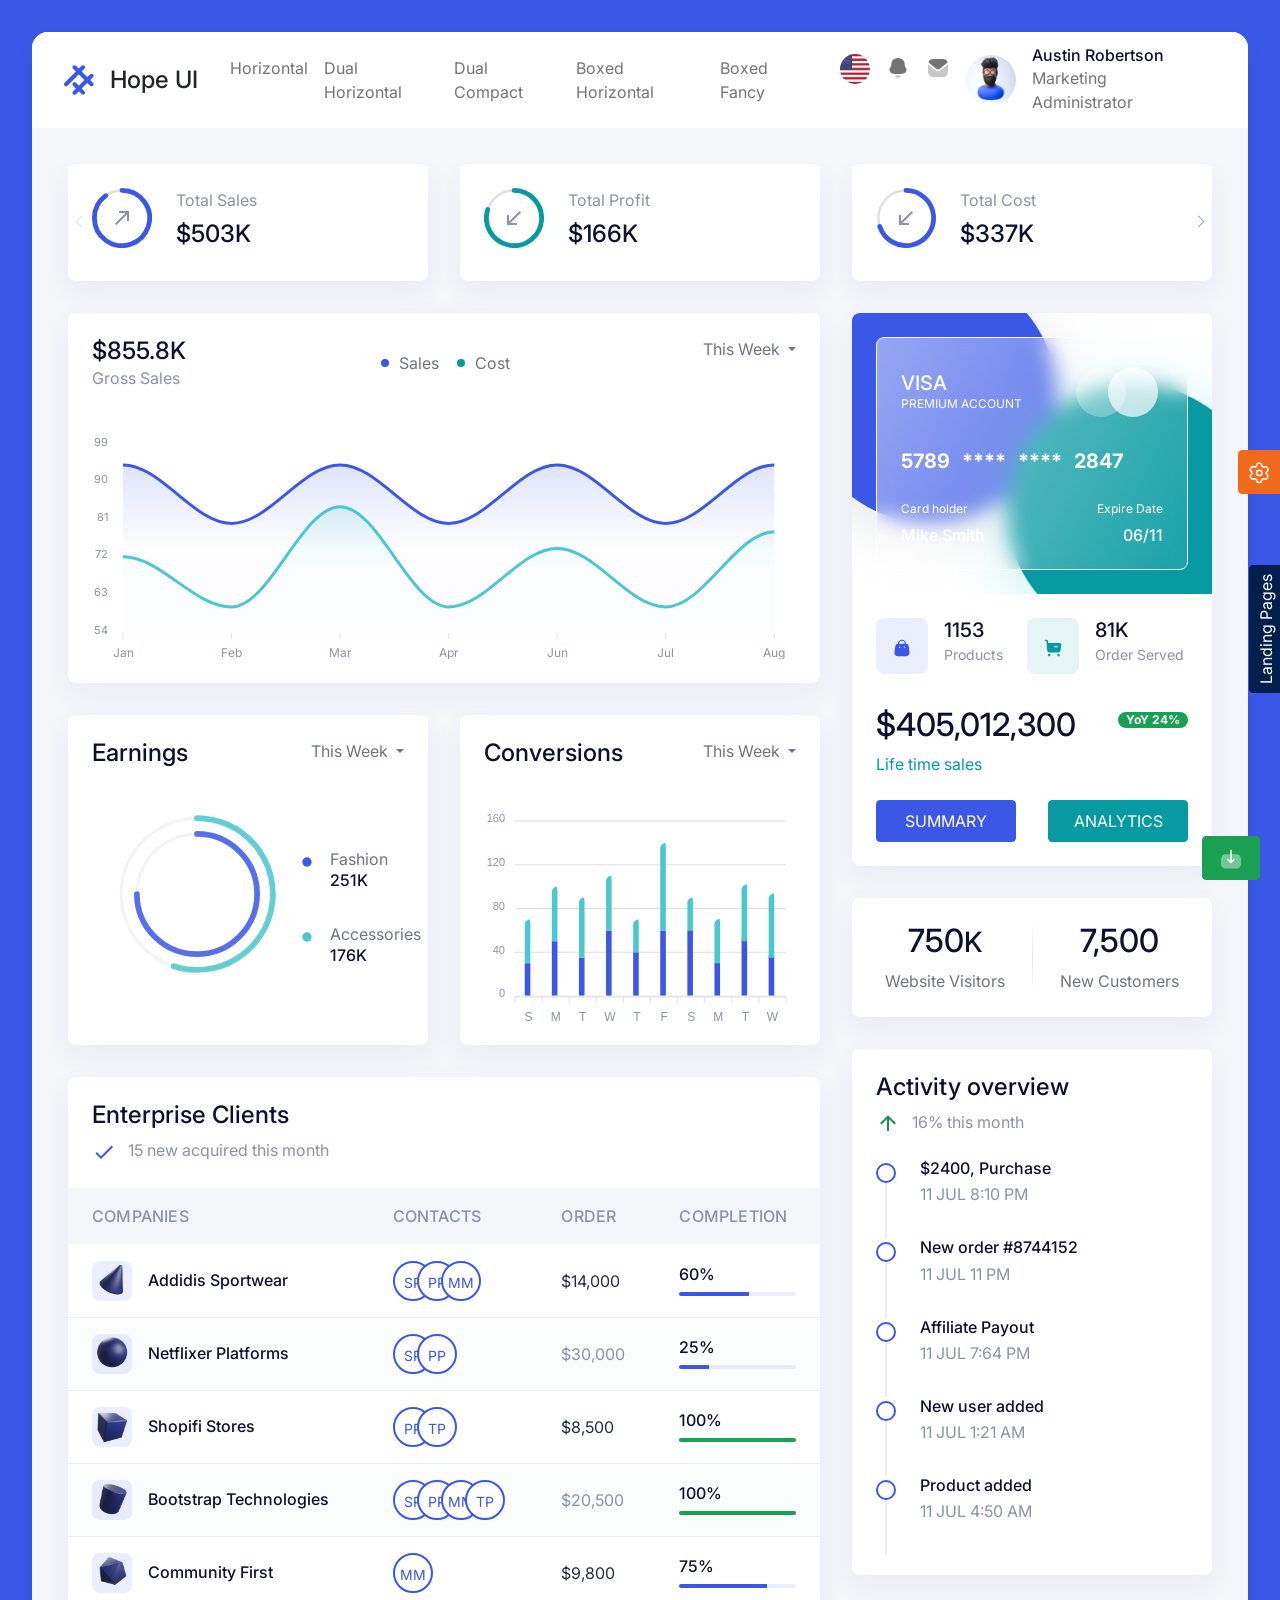
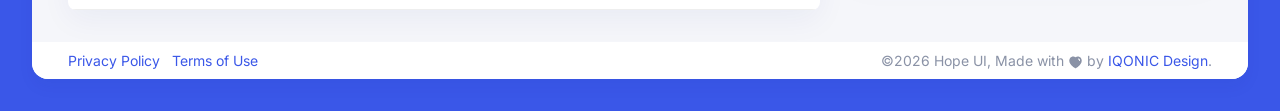
<file: dashboard/index-boxed.html>
<!doctype html>
<html lang="en" dir="ltr">
  <head>
    <meta charset="utf-8">
      <meta name="viewport" content="width=device-width, initial-scale=1, shrink-to-fit=no">
      <title>Hope UI | Responsive Bootstrap 5 Admin Dashboard Template</title>
      
      <!-- Favicon -->
      <link rel="shortcut icon" href="../assets/images/favicon.ico">
      
      <!-- Library / Plugin Css Build -->
      <link rel="stylesheet" href="../assets/css/core/libs.min.css">
      
      
      <!-- Hope Ui Design System Css -->
      <link rel="stylesheet" href="../assets/css/hope-ui.min.css?v=4.0.0">
      
      <!-- Custom Css -->
      <link rel="stylesheet" href="../assets/css/custom.min.css?v=4.0.0">
      
      <!-- Dark Css -->
      <link rel="stylesheet" href="../assets/css/dark.min.css">
      
      <!-- Customizer Css -->
      <link rel="stylesheet" href="../assets/css/customizer.min.css">
      
      <!-- RTL Css -->
      <link rel="stylesheet" href="../assets/css/rtl.min.css">
      
      
  </head>
  <body class="   boxed">
    <div class="boxed-inner">
      <!-- loader Start -->
      <div id="loading">
        <div class="loader simple-loader">
            <div class="loader-body">
            </div>
        </div>      </div>
      <!-- loader END -->
      <span class="screen-darken"></span>
      <main class="main-content">
        <!--Nav Start-->
        <nav class="nav navbar navbar-expand-lg navbar-light iq-navbar">
          <div class="container-fluid navbar-inner">
            <button data-trigger="navbar_main" class="d-lg-none btn btn-primary rounded-pill p-1 pt-0" type="button">
              <svg class="icon-20" width="20px"  viewBox="0 0 24 24">
                <path fill="currentColor" d="M4,11V13H16L10.5,18.5L11.92,19.92L19.84,12L11.92,4.08L10.5,5.5L16,11H4Z"></path>
            </svg>
            </button>
            <a href="../dashboard/index.html" class="navbar-brand">
                <!--Logo start-->
                <svg class="icon-30 text-primary" width="30" class="text-primary" viewBox="0 0 30 30" fill="none" xmlns="http://www.w3.org/2000/svg">
                    <rect x="-0.757324" y="19.2427" width="28" height="4" rx="2" transform="rotate(-45 -0.757324 19.2427)" fill="currentColor"></rect>
                    <rect x="7.72803" y="27.728" width="28" height="4" rx="2" transform="rotate(-45 7.72803 27.728)" fill="currentColor"></rect>
                    <rect x="10.5366" y="16.3945" width="16" height="4" rx="2" transform="rotate(45 10.5366 16.3945)" fill="currentColor"></rect>
                    <rect x="10.5562" y="-0.556152" width="28" height="4" rx="2" transform="rotate(45 10.5562 -0.556152)" fill="currentColor"></rect>
                </svg>
                <!--logo End-->        <h4 class="logo-title">Hope UI</h4>
            </a>
            <!-- Horizontal Menu Start -->
            <nav id="navbar_main" class="mobile-offcanvas nav navbar navbar-expand-xl hover-nav horizontal-nav mx-md-auto">
            <div class="container-fluid">
               <div class="offcanvas-header px-0">
                  <div class="navbar-brand ms-3">
                     
                     <!--Logo start-->
                     <div class="logo-main">
                         <div class="logo-normal">
                             <svg class="text-primary icon-30" viewBox="0 0 30 30" fill="none" xmlns="http://www.w3.org/2000/svg">
                                 <rect x="-0.757324" y="19.2427" width="28" height="4" rx="2" transform="rotate(-45 -0.757324 19.2427)" fill="currentColor"/>
                                 <rect x="7.72803" y="27.728" width="28" height="4" rx="2" transform="rotate(-45 7.72803 27.728)" fill="currentColor"/>
                                 <rect x="10.5366" y="16.3945" width="16" height="4" rx="2" transform="rotate(45 10.5366 16.3945)" fill="currentColor"/>
                                 <rect x="10.5562" y="-0.556152" width="28" height="4" rx="2" transform="rotate(45 10.5562 -0.556152)" fill="currentColor"/>
                             </svg>
                         </div>
                         <div class="logo-mini">
                             <svg class="text-primary icon-30" viewBox="0 0 30 30" fill="none" xmlns="http://www.w3.org/2000/svg">
                                 <rect x="-0.757324" y="19.2427" width="28" height="4" rx="2" transform="rotate(-45 -0.757324 19.2427)" fill="currentColor"/>
                                 <rect x="7.72803" y="27.728" width="28" height="4" rx="2" transform="rotate(-45 7.72803 27.728)" fill="currentColor"/>
                                 <rect x="10.5366" y="16.3945" width="16" height="4" rx="2" transform="rotate(45 10.5366 16.3945)" fill="currentColor"/>
                                 <rect x="10.5562" y="-0.556152" width="28" height="4" rx="2" transform="rotate(45 10.5562 -0.556152)" fill="currentColor"/>
                             </svg>
                         </div>
                     </div>
                     <!--logo End-->
                     
                     
                     
                     
                     <h4 class="logo-title">Hope UI</h4>
                  </div>
                  <button class="btn-close float-end"></button>
               </div>
               <ul class="navbar-nav">
                  <li class="nav-item"><a class="nav-link " href="../dashboard/index-horizontal.html"> Horizontal </a></li>
                  <li class="nav-item"><a class="nav-link " href="../dashboard/index-dual-horizontal.html"> Dual Horizontal </a></li>
                  <li class="nav-item"><a class="nav-link " href="../dashboard/index-dual-compact.html"><span class="item-name">Dual Compact</span></a></li>
                  <li class="nav-item"><a class="nav-link " href="../dashboard/index-boxed.html"> Boxed Horizontal </a></li>
                  <li class="nav-item"><a class="nav-link " href="../dashboard/index-boxed-fancy.html"> Boxed Fancy</a></li>
               </ul>
            </div> <!-- container-fluid.// -->
            </nav>
            <!-- Sidebar Menu End -->    <button class="navbar-toggler" type="button" data-bs-toggle="collapse" data-bs-target="#navbarSupportedContent" aria-controls="navbarSupportedContent" aria-expanded="false" aria-label="Toggle navigation">
               <span class="navbar-toggler-icon">
                  <span class="navbar-toggler-bar bar1 mt-2"></span>
                  <span class="navbar-toggler-bar bar2"></span>
                  <span class="navbar-toggler-bar bar3"></span>
                </span>
            </button>
            <div class="collapse navbar-collapse" id="navbarSupportedContent">
              <ul class="navbar-nav ms-auto mb-2 mb-lg-0">
                <li class="nav-item dropdown">
                    <a href="#" class="search-toggle nav-link" id="dropdownMenuButton2" data-bs-toggle="dropdown" aria-haspopup="true" aria-expanded="false">
                    <img src="../assets/images/Flag/flag001.png" class="img-fluid rounded-circle" alt="user" style="height: 30px; min-width: 30px; width: 30px;">
                    <span class="bg-primary"></span>
                    </a>
                    <div class="sub-drop dropdown-menu dropdown-menu-end p-0" aria-labelledby="dropdownMenuButton2">
                        <div class="card shadow-none m-0 border-0">
                            <div class=" p-0 ">
                                <ul class="list-group list-group-flush">
                                    <li class="iq-sub-card list-group-item"><a class="p-0" href="#"><img src="../assets/images/Flag/flag-03.png" alt="img-flaf" class="img-fluid me-2" style="width: 15px;height: 15px;min-width: 15px;"/>Spanish</a></li>
                                    <li class="iq-sub-card list-group-item"><a class="p-0" href="#"><img src="../assets/images/Flag/flag-04.png" alt="img-flaf" class="img-fluid me-2" style="width: 15px;height: 15px;min-width: 15px;"/>Italian</a></li>
                                    <li class="iq-sub-card list-group-item"><a class="p-0" href="#"><img src="../assets/images/Flag/flag-02.png" alt="img-flaf" class="img-fluid me-2" style="width: 15px;height: 15px;min-width: 15px;"/>French</a></li>
                                    <li class="iq-sub-card list-group-item"><a class="p-0" href="#"><img src="../assets/images/Flag/flag-05.png" alt="img-flaf" class="img-fluid me-2" style="width: 15px;height: 15px;min-width: 15px;"/>German</a></li>
                                    <li class="iq-sub-card list-group-item"><a class="p-0" href="#"><img src="../assets/images/Flag/flag-06.png" alt="img-flaf" class="img-fluid me-2" style="width: 15px;height: 15px;min-width: 15px;"/>Japanese</a></li>
                                </ul>
                            </div>
                        </div>
                    </div>
                </li>
                <li class="nav-item dropdown">
                  <a href="#"  class="nav-link" id="notification-drop" data-bs-toggle="dropdown" >
                      <svg class="icon-24" width="24" viewBox="0 0 24 24" fill="none" xmlns="http://www.w3.org/2000/svg">
                        <path d="M19.7695 11.6453C19.039 10.7923 18.7071 10.0531 18.7071 8.79716V8.37013C18.7071 6.73354 18.3304 5.67907 17.5115 4.62459C16.2493 2.98699 14.1244 2 12.0442 2H11.9558C9.91935 2 7.86106 2.94167 6.577 4.5128C5.71333 5.58842 5.29293 6.68822 5.29293 8.37013V8.79716C5.29293 10.0531 4.98284 10.7923 4.23049 11.6453C3.67691 12.2738 3.5 13.0815 3.5 13.9557C3.5 14.8309 3.78723 15.6598 4.36367 16.3336C5.11602 17.1413 6.17846 17.6569 7.26375 17.7466C8.83505 17.9258 10.4063 17.9933 12.0005 17.9933C13.5937 17.9933 15.165 17.8805 16.7372 17.7466C17.8215 17.6569 18.884 17.1413 19.6363 16.3336C20.2118 15.6598 20.5 14.8309 20.5 13.9557C20.5 13.0815 20.3231 12.2738 19.7695 11.6453Z" fill="currentColor"></path>
                        <path opacity="0.4" d="M14.0088 19.2283C13.5088 19.1215 10.4627 19.1215 9.96275 19.2283C9.53539 19.327 9.07324 19.5566 9.07324 20.0602C9.09809 20.5406 9.37935 20.9646 9.76895 21.2335L9.76795 21.2345C10.2718 21.6273 10.8632 21.877 11.4824 21.9667C11.8123 22.012 12.1482 22.01 12.4901 21.9667C13.1083 21.877 13.6997 21.6273 14.2036 21.2345L14.2026 21.2335C14.5922 20.9646 14.8734 20.5406 14.8983 20.0602C14.8983 19.5566 14.4361 19.327 14.0088 19.2283Z" fill="currentColor"></path>
                      </svg>
                      <span class="bg-danger dots"></span>
                  </a>
                  <div class="sub-drop dropdown-menu dropdown-menu-end p-0" aria-labelledby="notification-drop">
                      <div class="card shadow-none m-0">
                        <div class="card-header d-flex justify-content-between bg-primary py-3">
                            <div class="header-title">
                              <h5 class="mb-0 text-white">All Notifications</h5>
                            </div>
                        </div>
                        <div class="card-body p-0">
                            <a href="#" class="iq-sub-card">
                              <div class="d-flex align-items-center">
                                  <img class="avatar-40 rounded-pill bg-soft-primary p-1" src="../assets/images/shapes/01.png" alt="">
                                  <div class="ms-3 w-100">
                                    <h6 class="mb-0 ">Emma Watson Bni</h6>
                                    <div class="d-flex justify-content-between align-items-center">
                                        <p class="mb-0">95 MB</p>
                                        <small class="float-right font-size-12">Just Now</small>
                                    </div>
                                  </div>
                              </div>
                            </a>
                            <a href="#" class="iq-sub-card">
                              <div class="d-flex align-items-center">
                                  <div class="">
                                    <img class="avatar-40 rounded-pill bg-soft-primary p-1" src="../assets/images/shapes/02.png" alt="">
                                  </div>
                                  <div class="ms-3 w-100">
                                    <h6 class="mb-0 ">New customer is join</h6>
                                    <div class="d-flex justify-content-between align-items-center">
                                        <p class="mb-0">Cyst Bni</p>
                                        <small class="float-right font-size-12">5 days ago</small>
                                    </div>
                                  </div>
                              </div>
                            </a>
                            <a href="#" class="iq-sub-card">
                              <div class="d-flex align-items-center">
                                  <img class="avatar-40 rounded-pill bg-soft-primary p-1" src="../assets/images/shapes/03.png" alt="">
                                  <div class="ms-3 w-100">
                                    <h6 class="mb-0 ">Two customer is left</h6>
                                    <div class="d-flex justify-content-between align-items-center">
                                        <p class="mb-0">Cyst Bni</p>
                                        <small class="float-right font-size-12">2 days ago</small>
                                    </div>
                                  </div>
                              </div>
                            </a>
                            <a href="#" class="iq-sub-card">
                              <div class="d-flex align-items-center">
                                  <img class="avatar-40 rounded-pill bg-soft-primary p-1" src="../assets/images/shapes/04.png" alt="">
                                  <div class="w-100 ms-3">
                                    <h6 class="mb-0 ">New Mail from Fenny</h6>
                                    <div class="d-flex justify-content-between align-items-center">
                                        <p class="mb-0">Cyst Bni</p>
                                        <small class="float-right font-size-12">3 days ago</small>
                                    </div>
                                  </div>
                              </div>
                            </a>
                        </div>
                      </div>
                  </div>
                </li>
                <li class="nav-item dropdown">
                  <a href="#" class="nav-link" id="mail-drop" data-bs-toggle="dropdown"  aria-haspopup="true" aria-expanded="false">
                    <svg class="icon-24" width="24" viewBox="0 0 24 24" fill="none" xmlns="http://www.w3.org/2000/svg">
                      <path opacity="0.4" d="M22 15.94C22 18.73 19.76 20.99 16.97 21H16.96H7.05C4.27 21 2 18.75 2 15.96V15.95C2 15.95 2.006 11.524 2.014 9.298C2.015 8.88 2.495 8.646 2.822 8.906C5.198 10.791 9.447 14.228 9.5 14.273C10.21 14.842 11.11 15.163 12.03 15.163C12.95 15.163 13.85 14.842 14.56 14.262C14.613 14.227 18.767 10.893 21.179 8.977C21.507 8.716 21.989 8.95 21.99 9.367C22 11.576 22 15.94 22 15.94Z" fill="currentColor"></path>
                      <path d="M21.4759 5.67351C20.6099 4.04151 18.9059 2.99951 17.0299 2.99951H7.04988C5.17388 2.99951 3.46988 4.04151 2.60388 5.67351C2.40988 6.03851 2.50188 6.49351 2.82488 6.75151L10.2499 12.6905C10.7699 13.1105 11.3999 13.3195 12.0299 13.3195C12.0339 13.3195 12.0369 13.3195 12.0399 13.3195C12.0429 13.3195 12.0469 13.3195 12.0499 13.3195C12.6799 13.3195 13.3099 13.1105 13.8299 12.6905L21.2549 6.75151C21.5779 6.49351 21.6699 6.03851 21.4759 5.67351Z" fill="currentColor"></path>
                    </svg>
                    <span class="bg-primary count-mail"></span>
                  </a>
                  <div class="sub-drop dropdown-menu dropdown-menu-end p-0" aria-labelledby="mail-drop">
                      <div class="card shadow-none m-0">
                        <div class="card-header d-flex justify-content-between bg-primary py-3">
                            <div class="header-title">
                              <h5 class="mb-0 text-white">All Message</h5>
                            </div>
                        </div>
                        <div class="card-body p-0 ">
                            <a href="#" class="iq-sub-card">
                              <div class="d-flex  align-items-center">
                                  <div class="">
                                    <img class="avatar-40 rounded-pill bg-soft-primary p-1" src="../assets/images/shapes/01.png" alt="">
                                  </div>
                                  <div class=" w-100 ms-3">
                                    <h6 class="mb-0 ">Bni Emma Watson</h6>
                                    <small class="float-left font-size-12">13 Jun</small>
                                  </div>
                              </div>
                            </a>
                            <a href="#" class="iq-sub-card">
                              <div class="d-flex align-items-center">
                                  <div class="">
                                    <img class="avatar-40 rounded-pill bg-soft-primary p-1" src="../assets/images/shapes/02.png" alt="">
                                  </div>
                                  <div class="ms-3">
                                    <h6 class="mb-0 ">Lorem Ipsum Watson</h6>
                                    <small class="float-left font-size-12">20 Apr</small>
                                  </div>
                              </div>
                            </a>
                            <a href="#" class="iq-sub-card">
                              <div class="d-flex align-items-center">
                                  <div class="">
                                    <img class="avatar-40 rounded-pill bg-soft-primary p-1" src="../assets/images/shapes/03.png" alt="">
                                  </div>
                                  <div class="ms-3">
                                    <h6 class="mb-0 ">Why do we use it?</h6>
                                    <small class="float-left font-size-12">30 Jun</small>
                                  </div>
                              </div>
                            </a>
                            <a href="#" class="iq-sub-card">
                              <div class="d-flex align-items-center">
                                  <div class="">
                                    <img class="avatar-40 rounded-pill bg-soft-primary p-1" src="../assets/images/shapes/04.png" alt="">
                                  </div>
                                  <div class="ms-3">
                                    <h6 class="mb-0 ">Variations Passages</h6>
                                    <small class="float-left font-size-12">12 Sep</small>
                                  </div>
                              </div>
                            </a>
                            <a href="#" class="iq-sub-card">
                              <div class="d-flex align-items-center">
                                  <div class="">
                                    <img class="avatar-40 rounded-pill bg-soft-primary p-1" src="../assets/images/shapes/05.png" alt="">
                                  </div>
                                  <div class="ms-3">
                                    <h6 class="mb-0 ">Lorem Ipsum generators</h6>
                                    <small class="float-left font-size-12">5 Dec</small>
                                  </div>
                              </div>
                            </a>
                        </div>
                      </div>
                  </div>
                </li>
                <li class="nav-item dropdown">
                  <a class="nav-link py-0 d-flex align-items-center" href="#" id="navbarDropdown" role="button" data-bs-toggle="dropdown" aria-expanded="false">
                    <img src="../assets/images/avatars/01.png" alt="User-Profile" class="theme-color-default-img img-fluid avatar avatar-50 avatar-rounded">
                    <img src="../assets/images/avatars/avtar_1.png" alt="User-Profile" class="theme-color-purple-img img-fluid avatar avatar-50 avatar-rounded">
                    <img src="../assets/images/avatars/avtar_2.png" alt="User-Profile" class="theme-color-blue-img img-fluid avatar avatar-50 avatar-rounded">
                    <img src="../assets/images/avatars/avtar_4.png" alt="User-Profile" class="theme-color-green-img img-fluid avatar avatar-50 avatar-rounded">
                    <img src="../assets/images/avatars/avtar_5.png" alt="User-Profile" class="theme-color-yellow-img img-fluid avatar avatar-50 avatar-rounded">
                    <img src="../assets/images/avatars/avtar_3.png" alt="User-Profile" class="theme-color-pink-img img-fluid avatar avatar-50 avatar-rounded">
                    <div class="caption ms-3 d-none d-md-block">
                        <h6 class="mb-0 caption-title">Austin Robertson</h6>
                        <p class="mb-0 caption-sub-title">Marketing Administrator</p>
                    </div>
                  </a>
                  <ul class="dropdown-menu dropdown-menu-end" aria-labelledby="navbarDropdown">
                    <li><a class="dropdown-item" href="../dashboard/app/user-profile.html">Profile</a></li>
                    <li><a class="dropdown-item" href="../dashboard/app/user-privacy-setting.html">Privacy Setting</a></li>
                    <li><hr class="dropdown-divider"></li>
                    <li><a class="dropdown-item" href="../dashboard/auth/sign-in.html">Logout</a></li>
                  </ul>
                </li>
              </ul>
            </div>
          </div>
        </nav>        <!--Nav End-->
        <div class="conatiner-fluid content-inner pb-0">
<div class="row">
   <div class="col-md-12 col-lg-12">
      <div class="row row-cols-1">
         <div class="d-slider1 overflow-hidden ">
            <ul  class="swiper-wrapper list-inline m-0 p-0 mb-2">
               <li class="swiper-slide card card-slide">
                  <div class="card-body">
                     <div class="progress-widget">
                        <div id="circle-progress-01" class="circle-progress-01 circle-progress circle-progress-primary text-center" data-min-value="0" data-max-value="100" data-value="90" data-type="percent">
                           <svg class="card-slie-arrow icon-24" width="24"  viewBox="0 0 24 24">
                              <path fill="currentColor" d="M5,17.59L15.59,7H9V5H19V15H17V8.41L6.41,19L5,17.59Z" />
                           </svg>
                        </div>
                        <div class="progress-detail">
                           <p  class="mb-2">Total Sales</p>
                           <h4 class="counter">$560K</h4>
                        </div>
                     </div>
                  </div>
               </li>
               <li class="swiper-slide card card-slide">
                  <div class="card-body">
                     <div class="progress-widget">
                        <div id="circle-progress-02" class="circle-progress-01 circle-progress circle-progress-info text-center" data-min-value="0" data-max-value="100" data-value="80" data-type="percent">
                           <svg class="card-slie-arrow icon-24" width="24"  viewBox="0 0 24 24">
                              <path fill="currentColor" d="M19,6.41L17.59,5L7,15.59V9H5V19H15V17H8.41L19,6.41Z" />
                           </svg>
                        </div>
                        <div class="progress-detail">
                           <p  class="mb-2">Total Profit</p>
                           <h4 class="counter">$185K</h4>
                        </div>
                     </div>
                  </div>
               </li>
               <li class="swiper-slide card card-slide">
                  <div class="card-body">
                     <div class="progress-widget">
                        <div id="circle-progress-03" class="circle-progress-01 circle-progress circle-progress-primary text-center" data-min-value="0" data-max-value="100" data-value="70" data-type="percent">
                           <svg class="card-slie-arrow icon-24" width="24" viewBox="0 0 24 24">
                              <path fill="currentColor" d="M19,6.41L17.59,5L7,15.59V9H5V19H15V17H8.41L19,6.41Z" />
                           </svg>
                        </div>
                        <div class="progress-detail">
                           <p  class="mb-2">Total Cost</p>
                           <h4 class="counter">$375K</h4>
                        </div>
                     </div>
                  </div>
               </li>
               <li class="swiper-slide card card-slide">
                  <div class="card-body">
                     <div class="progress-widget">
                        <div id="circle-progress-04" class="circle-progress-01 circle-progress circle-progress-info text-center" data-min-value="0" data-max-value="100" data-value="60" data-type="percent">
                           <svg class="card-slie-arrow icon-24" width="24px"  viewBox="0 0 24 24">
                              <path fill="currentColor" d="M5,17.59L15.59,7H9V5H19V15H17V8.41L6.41,19L5,17.59Z" />
                           </svg>
                        </div>
                        <div class="progress-detail">
                           <p  class="mb-2">Revenue</p>
                           <h4 class="counter">$742K</h4>
                        </div>
                     </div>
                  </div>
               </li>
               <li class="swiper-slide card card-slide">
                  <div class="card-body">
                     <div class="progress-widget">
                        <div id="circle-progress-05" class="circle-progress-01 circle-progress circle-progress-primary text-center" data-min-value="0" data-max-value="100" data-value="50" data-type="percent">
                           <svg class="card-slie-arrow icon-24" width="24px"  viewBox="0 0 24 24">
                              <path fill="currentColor" d="M5,17.59L15.59,7H9V5H19V15H17V8.41L6.41,19L5,17.59Z" />
                           </svg>
                        </div>
                        <div class="progress-detail">
                           <p  class="mb-2">Net Income</p>
                           <h4 class="counter">$150K</h4>
                        </div>
                     </div>
                  </div>
               </li>
               <li class="swiper-slide card card-slide">
                  <div class="card-body">
                     <div class="progress-widget">
                        <div id="circle-progress-06" class="circle-progress-01 circle-progress circle-progress-info text-center" data-min-value="0" data-max-value="100" data-value="40" data-type="percent">
                           <svg class="card-slie-arrow icon-24" width="24" viewBox="0 0 24 24">
                              <path fill="currentColor" d="M19,6.41L17.59,5L7,15.59V9H5V19H15V17H8.41L19,6.41Z" />
                           </svg>
                        </div>
                        <div class="progress-detail">
                           <p  class="mb-2">Today</p>
                           <h4 class="counter">$4600</h4>
                        </div>
                     </div>
                  </div>
               </li>
               <li class="swiper-slide card card-slide">
                  <div class="card-body">
                     <div class="progress-widget">
                        <div id="circle-progress-07" class="circle-progress-01 circle-progress circle-progress-primary text-center" data-min-value="0" data-max-value="100" data-value="30" data-type="percent">
                           <svg class="card-slie-arrow icon-24" width="24" viewBox="0 0 24 24">
                              <path fill="currentColor" d="M19,6.41L17.59,5L7,15.59V9H5V19H15V17H8.41L19,6.41Z" />
                           </svg>
                        </div>
                        <div class="progress-detail">
                           <p  class="mb-2">Members</p>
                           <h4 class="counter">11.2M</h4>
                        </div>
                     </div>
                  </div>
               </li>
            </ul>
            <div class="swiper-button swiper-button-next"></div>
            <div class="swiper-button swiper-button-prev"></div>
         </div>
      </div>
   </div>
   <div class="col-md-12 col-lg-8">
      <div class="row">
         <div class="col-md-12">
            <div class="card">
               <div class="card-header d-flex justify-content-between flex-wrap">
                  <div class="header-title">
                     <h4 class="card-title">$855.8K</h4>
                     <p class="mb-0">Gross Sales</p>          
                  </div>
                  <div class="d-flex align-items-center align-self-center">
                     <div class="d-flex align-items-center text-primary">
                        <svg class="icon-12" xmlns="http://www.w3.org/2000/svg" width="12" viewBox="0 0 24 24" fill="currentColor">
                           <circle cx="12" cy="12" r="8" fill="currentColor"></circle>
                        </svg>
                        <div class="ms-2">
                           <span class="text-gray">Sales</span>
                        </div>
                     </div>
                     <div class="d-flex align-items-center ms-3 text-info">
                        <svg class="12" xmlns="http://www.w3.org/2000/svg" width="12" viewBox="0 0 24 24" fill="currentColor">
                           <circle cx="12" cy="12" r="8" fill="currentColor"></circle>
                        </svg>
                        <div class="ms-2">
                           <span class="text-gray">Cost</span>
                        </div>
                     </div>
                  </div>
                  <div class="dropdown">
                     <a href="#" class="text-gray dropdown-toggle" id="dropdownMenuButton22" data-bs-toggle="dropdown" aria-expanded="false">
                     This Week
                     </a>
                     <ul class="dropdown-menu dropdown-menu-end" aria-labelledby="dropdownMenuButton22">
                        <li><a class="dropdown-item" href="#">This Week</a></li>
                        <li><a class="dropdown-item" href="#">This Month</a></li>
                        <li><a class="dropdown-item" href="#">This Year</a></li>
                     </ul>
                  </div>
               </div>
               <div class="card-body">
                  <div id="d-main" class="d-main"></div>
               </div>
            </div>
         </div>
         <div class="col-md-12 col-xl-6">
            <div class="card">
               <div class="card-header d-flex justify-content-between flex-wrap">
                  <div class="header-title">
                     <h4 class="card-title">Earnings</h4>            
                  </div>   
                  <div class="dropdown">
                     <a href="#" class="text-gray dropdown-toggle" id="dropdownMenuButton1" data-bs-toggle="dropdown" aria-expanded="false">
                        This Week
                     </a>
                     <ul class="dropdown-menu dropdown-menu-end" aria-labelledby="dropdownMenuButton1">
                        <li><a class="dropdown-item" href="#">This Week</a></li>
                        <li><a class="dropdown-item" href="#">This Month</a></li>
                        <li><a class="dropdown-item" href="#">This Year</a></li>
                     </ul>
                  </div>
               </div>
               <div class="card-body">
                  <div class="d-flex flex-wrap align-items-center justify-content-between">
                     <div id="myChart" class="col-md-8 col-lg-8 myChart"></div>
                     <div class="d-grid gap col-md-4 col-lg-4">
                        <div class="d-flex align-items-start">
                           <svg class="mt-2 icon-14" xmlns="http://www.w3.org/2000/svg" width="14" viewBox="0 0 24 24" fill="#3a57e8">
                              <circle cx="12" cy="12" r="8" fill="#3a57e8"></circle>
                           </svg>
                           <div class="ms-3">
                              <span class="text-gray">Fashion</span>
                              <h6>251K</h6>
                           </div>
                        </div>
                        <div class="d-flex align-items-start">
                           <svg class="mt-2 icon-14" xmlns="http://www.w3.org/2000/svg" width="14" viewBox="0 0 24 24" fill="#4bc7d2">
                              <circle cx="12" cy="12" r="8" fill="#4bc7d2"></circle>
                           </svg>
                           <div class="ms-3">
                              <span class="text-gray">Accessories</span>
                              <h6>176K</h6>
                           </div>
                        </div>
                     </div>
                  </div>
               </div>
            </div>
         </div>
         <div class="col-md-12 col-xl-6">
            <div class="card">
               <div class="card-header d-flex justify-content-between flex-wrap">
                  <div class="header-title">
                     <h4 class="card-title">Conversions</h4>            
                  </div>
                  <div class="dropdown">
                     <a href="#" class="text-gray dropdown-toggle" id="dropdownMenuButton3" data-bs-toggle="dropdown" aria-expanded="false">
                        This Week
                     </a>
                     <ul class="dropdown-menu dropdown-menu-end" aria-labelledby="dropdownMenuButton3">
                        <li><a class="dropdown-item" href="#">This Week</a></li>
                        <li><a class="dropdown-item" href="#">This Month</a></li>
                        <li><a class="dropdown-item" href="#">This Year</a></li>
                     </ul>
                  </div>
               </div>
               <div class="card-body">
                  <div id="d-activity" class="d-activity"></div>
               </div>
            </div>
         </div>         
         <div class="col-md-12 col-lg-12">
            <div class="card overflow-hidden">
               <div class="card-header d-flex justify-content-between flex-wrap">
                  <div class="header-title">
                     <h4 class="card-title mb-2">Enterprise Clients</h4>
                     <p class="mb-0">
                        <svg class ="me-2 icon-24" width="24"  viewBox="0 0 24 24">
                           <path fill="#3a57e8" d="M21,7L9,19L3.5,13.5L4.91,12.09L9,16.17L19.59,5.59L21,7Z" />
                        </svg>
                        15 new acquired this month
                     </p>            
                  </div>
               </div>
               <div class="card-body p-0">
                  <div class="table-responsive mt-4">
                     <table id="basic-table" class="table table-striped mb-0" role="grid">
                        <thead>
                           <tr>
                              <th>COMPANIES</th>
                              <th>CONTACTS</th>
                              <th>ORDER</th>
                              <th>COMPLETION</th>
                           </tr>
                        </thead>
                        <tbody>
                           <tr>
                              <td>
                                 <div class="d-flex align-items-center">
                                    <img class="bg-soft-primary rounded img-fluid avatar-40 me-3" src="../assets/images/shapes/01.png" alt="profile">
                                    <h6>Addidis Sportwear</h6>
                                 </div>
                              </td>
                              <td>
                                 <div class="iq-media-group iq-media-group-1">
                                    <a href="#" class="iq-media-1">
                                       <div class="icon iq-icon-box-3 rounded-pill">SP</div>
                                    </a>
                                    <a href="#" class="iq-media-1">
                                       <div class="icon iq-icon-box-3 rounded-pill">PP</div>
                                    </a>
                                    <a href="#" class="iq-media-1">
                                       <div class="icon iq-icon-box-3 rounded-pill">MM</div>
                                    </a>
                                 </div>
                              </td>
                              <td>$14,000</td>
                              <td>
                                 <div class="d-flex align-items-center mb-2">
                                    <h6>60%</h6>
                                 </div>
                                 <div class="progress bg-soft-primary shadow-none w-100" style="height: 4px">
                                    <div class="progress-bar bg-primary" data-toggle="progress-bar" role="progressbar" aria-valuenow="60" aria-valuemin="0" aria-valuemax="100"></div>
                                 </div>
                              </td>
                           </tr>
                           <tr>
                              <td>
                                 <div class="d-flex align-items-center">
                                    <img class="bg-soft-primary rounded img-fluid avatar-40 me-3" src="../assets/images/shapes/05.png" alt="profile">
                                    <h6>Netflixer Platforms</h6>
                                 </div>
                              </td>
                              <td>
                                 <div class="iq-media-group iq-media-group-1">
                                    <a href="#" class="iq-media-1">
                                       <div class="icon iq-icon-box-3 rounded-pill">SP</div>
                                    </a>
                                    <a href="#" class="iq-media-1">
                                       <div class="icon iq-icon-box-3 rounded-pill">PP</div>
                                    </a>
                                 </div>
                              </td>
                              <td>$30,000</td>
                              <td>
                                 <div class="d-flex align-items-center mb-2">
                                    <h6>25%</h6>
                                 </div>
                                 <div class="progress bg-soft-primary shadow-none w-100" style="height: 4px">
                                    <div class="progress-bar bg-primary" data-toggle="progress-bar" role="progressbar" aria-valuenow="25" aria-valuemin="0" aria-valuemax="100"></div>
                                 </div>
                              </td>
                           </tr>
                           <tr>
                              <td>
                                 <div class="d-flex align-items-center">
                                    <img class="bg-soft-primary rounded img-fluid avatar-40 me-3" src="../assets/images/shapes/02.png" alt="profile">
                                    <h6>Shopifi Stores</h6>
                                 </div>
                              </td>
                              <td>                                 
                                 <div class="iq-media-group iq-media-group-1">
                                    <a href="#" class="iq-media-1">
                                       <div class="icon iq-icon-box-3 rounded-pill">PP</div>
                                    </a>
                                    <a href="#" class="iq-media-1">
                                       <div class="icon iq-icon-box-3 rounded-pill">TP</div>
                                    </a>
                                 </div>
                              </td>
                              <td>$8,500</td>
                              <td>
                                 <div class="d-flex align-items-center mb-2">
                                    <h6>100%</h6>
                                 </div>
                                 <div class="progress bg-soft-success shadow-none w-100" style="height: 4px">
                                    <div class="progress-bar bg-success" data-toggle="progress-bar" role="progressbar" aria-valuenow="100" aria-valuemin="0" aria-valuemax="100"></div>
                                 </div>
                              </td>
                           </tr>
                           <tr>
                              <td>
                                 <div class="d-flex align-items-center">
                                    <img class="bg-soft-primary rounded img-fluid avatar-40 me-3" src="../assets/images/shapes/03.png" alt="profile">
                                    <h6>Bootstrap Technologies</h6>
                                 </div>
                              </td>
                              <td>
                                 <div class="iq-media-group iq-media-group-1">
                                    <a href="#" class="iq-media-1">
                                       <div class="icon iq-icon-box-3 rounded-pill">SP</div>
                                    </a>
                                    <a href="#" class="iq-media-1">
                                       <div class="icon iq-icon-box-3 rounded-pill">PP</div>
                                    </a>
                                    <a href="#" class="iq-media-1">
                                       <div class="icon iq-icon-box-3 rounded-pill">MM</div>
                                    </a>
                                    <a href="#" class="iq-media-1">
                                       <div class="icon iq-icon-box-3 rounded-pill">TP</div>
                                    </a>
                                 </div>
                              </td>
                              <td>$20,500</td>
                              <td>
                                 <div class="d-flex align-items-center mb-2">
                                    <h6>100%</h6>
                                 </div>
                                 <div class="progress bg-soft-success shadow-none w-100" style="height: 4px">
                                    <div class="progress-bar bg-success" data-toggle="progress-bar" role="progressbar" aria-valuenow="100" aria-valuemin="0" aria-valuemax="100"></div>
                                 </div>
                              </td>
                           </tr>
                           <tr>
                              <td>
                                 <div class="d-flex align-items-center">
                                    <img class="bg-soft-primary rounded img-fluid avatar-40 me-3" src="../assets/images/shapes/04.png" alt="profile">
                                    <h6>Community First</h6>
                                 </div>
                              </td>
                              <td>
                                 <div class="iq-media-group iq-media-group-1">
                                    <a href="#" class="iq-media-1">
                                       <div class="icon iq-icon-box-3 rounded-pill">MM</div>
                                    </a>
                                 </div>
                              </td>
                              <td>$9,800</td>
                              <td>
                                 <div class="d-flex align-items-center mb-2">
                                    <h6>75%</h6>
                                 </div>
                                 <div class="progress bg-soft-primary shadow-none w-100" style="height: 4px">
                                    <div class="progress-bar bg-primary" data-toggle="progress-bar" role="progressbar" aria-valuenow="75" aria-valuemin="0" aria-valuemax="100"></div>
                                 </div>
                              </td>
                           </tr>
                        </tbody>
                     </table>
                  </div>
               </div>
            </div>
         </div>
      </div>
   </div>
   <div class="col-md-12 col-lg-4">
      <div class="row">
         <div class="col-md-12 col-lg-12">
            <div class="card credit-card-widget">
               <div class="card-header pb-4 border-0">
                  <div class="p-4 primary-gradient-card rounded border border-white">
                     <div class="d-flex justify-content-between align-items-center">
                        <div>
                           <h5 class="font-weight-bold">VISA </h5>
                           <P class="mb-0">PREMIUM ACCOUNT</P>  
                        </div>
                        <div class="master-card-content">
                           <svg class="master-card-1 icon-60" width="60"  viewBox="0 0 24 24">
                              <path fill="#ffffff" d="M12,2A10,10 0 0,0 2,12A10,10 0 0,0 12,22A10,10 0 0,0 22,12A10,10 0 0,0 12,2Z" />
                           </svg>
                           <svg class="master-card-2 icon-60" width="60" viewBox="0 0 24 24">
                              <path fill="#ffffff" d="M12,2A10,10 0 0,0 2,12A10,10 0 0,0 12,22A10,10 0 0,0 22,12A10,10 0 0,0 12,2Z" />
                           </svg>
                        </div>
                     </div>
                     <div class="my-4">
                        <div class="card-number">
                           <span class="fs-5 me-2">5789</span>
                           <span class="fs-5 me-2">****</span>
                           <span class="fs-5 me-2">****</span>
                           <span class="fs-5">2847</span>
                        </div>
                     </div>
                     <div class="d-flex align-items-center mb-2 justify-content-between">
                        <p class="mb-0">Card holder</p>
                        <p class="mb-0">Expire Date</p>
                     </div>
                     <div class="d-flex align-items-center justify-content-between">
                        <h6>Mike Smith</h6>
                        <h6 class="ms-5">06/11</h6>
                     </div>
                  </div>
               </div>
               <div class="card-body">
                  <div class="d-flex align-itmes-center flex-wrap  mb-4">
                     <div class="d-flex align-itmes-center me-0 me-md-4">
                        <div>
                           <div class="p-3 mb-2 rounded bg-soft-primary">
                              <svg class="icon-20" width="20" viewBox="0 0 24 24" fill="none" xmlns="http://www.w3.org/2000/svg">
                              <path fill-rule="evenodd" clip-rule="evenodd" d="M16.9303 7C16.9621 6.92913 16.977 6.85189 16.9739 6.77432H17C16.8882 4.10591 14.6849 2 12.0049 2C9.325 2 7.12172 4.10591 7.00989 6.77432C6.9967 6.84898 6.9967 6.92535 7.00989 7H6.93171C5.65022 7 4.28034 7.84597 3.88264 10.1201L3.1049 16.3147C2.46858 20.8629 4.81062 22 7.86853 22H16.1585C19.2075 22 21.4789 20.3535 20.9133 16.3147L20.1444 10.1201C19.676 7.90964 18.3503 7 17.0865 7H16.9303ZM15.4932 7C15.4654 6.92794 15.4506 6.85153 15.4497 6.77432C15.4497 4.85682 13.8899 3.30238 11.9657 3.30238C10.0416 3.30238 8.48184 4.85682 8.48184 6.77432C8.49502 6.84898 8.49502 6.92535 8.48184 7H15.4932ZM9.097 12.1486C8.60889 12.1486 8.21321 11.7413 8.21321 11.2389C8.21321 10.7366 8.60889 10.3293 9.097 10.3293C9.5851 10.3293 9.98079 10.7366 9.98079 11.2389C9.98079 11.7413 9.5851 12.1486 9.097 12.1486ZM14.002 11.2389C14.002 11.7413 14.3977 12.1486 14.8858 12.1486C15.3739 12.1486 15.7696 11.7413 15.7696 11.2389C15.7696 10.7366 15.3739 10.3293 14.8858 10.3293C14.3977 10.3293 14.002 10.7366 14.002 11.2389Z" fill="currentColor"></path>                                            
                              </svg>
                           </div>
                        </div>
                        <div class="ms-3">
                           <h5>1153</h5>
                           <small class="mb-0">Products</small>
                        </div>
                     </div>
                     <div class="d-flex align-itmes-center">
                        <div>
                           <div class="p-3 mb-2 rounded bg-soft-info">
                              <svg class="icon-20" width="20" viewBox="0 0 24 24" fill="none" xmlns="http://www.w3.org/2000/svg">
                                 <path fill-rule="evenodd" clip-rule="evenodd" d="M14.1213 11.2331H16.8891C17.3088 11.2331 17.6386 10.8861 17.6386 10.4677C17.6386 10.0391 17.3088 9.70236 16.8891 9.70236H14.1213C13.7016 9.70236 13.3719 10.0391 13.3719 10.4677C13.3719 10.8861 13.7016 11.2331 14.1213 11.2331ZM20.1766 5.92749C20.7861 5.92749 21.1858 6.1418 21.5855 6.61123C21.9852 7.08067 22.0551 7.7542 21.9652 8.36549L21.0159 15.06C20.8361 16.3469 19.7569 17.2949 18.4879 17.2949H7.58639C6.25742 17.2949 5.15828 16.255 5.04837 14.908L4.12908 3.7834L2.62026 3.51807C2.22057 3.44664 1.94079 3.04864 2.01073 2.64043C2.08068 2.22305 2.47038 1.94649 2.88006 2.00874L5.2632 2.3751C5.60293 2.43735 5.85274 2.72207 5.88272 3.06905L6.07257 5.35499C6.10254 5.68257 6.36234 5.92749 6.68209 5.92749H20.1766ZM7.42631 18.9079C6.58697 18.9079 5.9075 19.6018 5.9075 20.459C5.9075 21.3061 6.58697 22 7.42631 22C8.25567 22 8.93514 21.3061 8.93514 20.459C8.93514 19.6018 8.25567 18.9079 7.42631 18.9079ZM18.6676 18.9079C17.8282 18.9079 17.1487 19.6018 17.1487 20.459C17.1487 21.3061 17.8282 22 18.6676 22C19.4969 22 20.1764 21.3061 20.1764 20.459C20.1764 19.6018 19.4969 18.9079 18.6676 18.9079Z" fill="currentColor"></path>                                            
                              </svg>                                        
                           </div>
                        </div>
                        <div class="ms-3">
                           <h5>81K</h5>
                           <small class="mb-0">Order Served</small>
                        </div>
                     </div>
                  </div>
                  <div class="mb-4">
                     <div class="d-flex justify-content-between flex-wrap">
                        <h2 class="mb-2">$405,012,300</h2>
                        <div>
                           <span class="badge bg-success rounded-pill">YoY 24%</span>
                        </div>
                     </div>
                     <p class="text-info">Life time sales</p>
                  </div>
                  <div class="d-grid grid-cols-2 gap">
                     <button class="btn btn-primary text-uppercase">SUMMARY</button>
                     <button class="btn btn-info text-uppercase">ANALYTICS</button>
                  </div>
               </div>
            </div>
            <div class="card">
               <div class="card-body d-flex justify-content-around text-center">
                  <div>
                     <h2 class="mb-2">750<small>K</small></h2>
                     <p class="mb-0 text-gray">Website Visitors</p>
                  </div>
                  <hr class="hr-vertial">
                  <div>
                     <h2 class="mb-2">7,500</h2>
                     <p class="mb-0 text-gray">New Customers</p>
                  </div>
               </div>
            </div> 
         </div>
         <div class="col-md-12 col-lg-12">
            <div class="card">
               <div class="card-header d-flex justify-content-between flex-wrap">
                  <div class="header-title">
                     <h4 class="card-title mb-2">Activity overview</h4>
                     <p class="mb-0">
                        <svg class ="me-2 icon-24" width="24"  viewBox="0 0 24 24">
                           <path fill="#17904b" d="M13,20H11V8L5.5,13.5L4.08,12.08L12,4.16L19.92,12.08L18.5,13.5L13,8V20Z" />
                        </svg>
                        16% this month
                     </p>
                  </div>
               </div>
               <div class="card-body">
                  <div class=" d-flex profile-media align-items-top mb-2">
                     <div class="profile-dots-pills border-primary mt-1"></div>
                     <div class="ms-4">
                        <h6 class=" mb-1">$2400, Purchase</h6>
                        <span class="mb-0">11 JUL 8:10 PM</span>
                     </div>
                  </div>
                  <div class=" d-flex profile-media align-items-top mb-2">
                     <div class="profile-dots-pills border-primary mt-1"></div>
                     <div class="ms-4">
                        <h6 class=" mb-1">New order #8744152</h6>
                        <span class="mb-0">11 JUL 11 PM</span>
                     </div>
                  </div>
                  <div class=" d-flex profile-media align-items-top mb-2">
                     <div class="profile-dots-pills border-primary mt-1"></div>
                     <div class="ms-4">
                        <h6 class=" mb-1">Affiliate Payout</h6>
                        <span class="mb-0">11 JUL 7:64 PM</span>
                     </div>
                  </div>
                  <div class=" d-flex profile-media align-items-top mb-2">
                     <div class="profile-dots-pills border-primary mt-1"></div>
                     <div class="ms-4">
                        <h6 class=" mb-1">New user added</h6>
                        <span class="mb-0">11 JUL 1:21 AM</span>
                     </div>
                  </div>
                  <div class=" d-flex profile-media align-items-top mb-1">
                     <div class="profile-dots-pills border-primary mt-1"></div>
                     <div class="ms-4">
                        <h6 class=" mb-1">Product added</h6>
                        <span class="mb-0">11 JUL 4:50 AM</span>
                     </div>
                  </div>
               </div>
            </div>
         </div>
      </div>
   </div> 
</div>
        </div>
        <div class="btn-download">
            <a class="btn btn-success px-3 py-2" href="https://iqonic.design/product/admin-templates/hope-ui-admin-free-open-source-bootstrap-admin-template/" target="_blank" >
                <svg class="icon-24"  width="24" viewBox="0 0 24 24" fill="none" xmlns="http://www.w3.org/2000/svg">
                    <path opacity="0.4" d="M17.554 7.29614C20.005 7.29614 22 9.35594 22 11.8876V16.9199C22 19.4453 20.01 21.5 17.564 21.5L6.448 21.5C3.996 21.5 2 19.4412 2 16.9096V11.8773C2 9.35181 3.991 7.29614 6.438 7.29614H7.378L17.554 7.29614Z" fill="currentColor"></path>
                    <path d="M12.5464 16.0374L15.4554 13.0695C15.7554 12.7627 15.7554 12.2691 15.4534 11.9634C15.1514 11.6587 14.6644 11.6597 14.3644 11.9654L12.7714 13.5905L12.7714 3.2821C12.7714 2.85042 12.4264 2.5 12.0004 2.5C11.5754 2.5 11.2314 2.85042 11.2314 3.2821L11.2314 13.5905L9.63742 11.9654C9.33742 11.6597 8.85043 11.6587 8.54843 11.9634C8.39743 12.1168 8.32142 12.3168 8.32142 12.518C8.32142 12.717 8.39743 12.9171 8.54643 13.0695L11.4554 16.0374C11.6004 16.1847 11.7964 16.268 12.0004 16.268C12.2054 16.268 12.4014 16.1847 12.5464 16.0374Z" fill="currentColor"></path>
                </svg>
            </a>
        </div>
        <!-- Footer Section Start -->
        <footer class="footer">
            <div class="footer-body">
                <ul class="left-panel list-inline mb-0 p-0">
                    <li class="list-inline-item"><a href="../dashboard/extra/privacy-policy.html">Privacy Policy</a></li>
                    <li class="list-inline-item"><a href="../dashboard/extra/terms-of-service.html">Terms of Use</a></li>
                </ul>
                <div class="right-panel">
                    ©<script>document.write(new Date().getFullYear())</script> Hope UI, Made with
                    <span class="">
                        <svg class="icon-15" width="15" viewBox="0 0 24 24" fill="none" xmlns="http://www.w3.org/2000/svg">
                            <path fill-rule="evenodd" clip-rule="evenodd" d="M15.85 2.50065C16.481 2.50065 17.111 2.58965 17.71 2.79065C21.401 3.99065 22.731 8.04065 21.62 11.5806C20.99 13.3896 19.96 15.0406 18.611 16.3896C16.68 18.2596 14.561 19.9196 12.28 21.3496L12.03 21.5006L11.77 21.3396C9.48102 19.9196 7.35002 18.2596 5.40102 16.3796C4.06102 15.0306 3.03002 13.3896 2.39002 11.5806C1.26002 8.04065 2.59002 3.99065 6.32102 2.76965C6.61102 2.66965 6.91002 2.59965 7.21002 2.56065H7.33002C7.61102 2.51965 7.89002 2.50065 8.17002 2.50065H8.28002C8.91002 2.51965 9.52002 2.62965 10.111 2.83065H10.17C10.21 2.84965 10.24 2.87065 10.26 2.88965C10.481 2.96065 10.69 3.04065 10.89 3.15065L11.27 3.32065C11.3618 3.36962 11.4649 3.44445 11.554 3.50912C11.6104 3.55009 11.6612 3.58699 11.7 3.61065C11.7163 3.62028 11.7329 3.62996 11.7496 3.63972C11.8354 3.68977 11.9247 3.74191 12 3.79965C13.111 2.95065 14.46 2.49065 15.85 2.50065ZM18.51 9.70065C18.92 9.68965 19.27 9.36065 19.3 8.93965V8.82065C19.33 7.41965 18.481 6.15065 17.19 5.66065C16.78 5.51965 16.33 5.74065 16.18 6.16065C16.04 6.58065 16.26 7.04065 16.68 7.18965C17.321 7.42965 17.75 8.06065 17.75 8.75965V8.79065C17.731 9.01965 17.8 9.24065 17.94 9.41065C18.08 9.58065 18.29 9.67965 18.51 9.70065Z" fill="currentColor"></path>
                        </svg>
                    </span> by <a href="https://iqonic.design/">IQONIC Design</a>.
                </div>
            </div>
        </footer>
        <!-- Footer Section End -->      </main>
      <!-- Wrapper End-->
    </div>
    <a class="btn btn-fixed-end btn-warning btn-icon btn-setting" data-bs-toggle="offcanvas" data-bs-target="#offcanvasExample" role="button" aria-controls="offcanvasExample">
      <svg width="24" viewBox="0 0 24 24" class="animated-rotate icon-24" fill="none" xmlns="http://www.w3.org/2000/svg">
          <path fill-rule="evenodd" clip-rule="evenodd" d="M20.8064 7.62361L20.184 6.54352C19.6574 5.6296 18.4905 5.31432 17.5753 5.83872V5.83872C17.1397 6.09534 16.6198 6.16815 16.1305 6.04109C15.6411 5.91402 15.2224 5.59752 14.9666 5.16137C14.8021 4.88415 14.7137 4.56839 14.7103 4.24604V4.24604C14.7251 3.72922 14.5302 3.2284 14.1698 2.85767C13.8094 2.48694 13.3143 2.27786 12.7973 2.27808H11.5433C11.0367 2.27807 10.5511 2.47991 10.1938 2.83895C9.83644 3.19798 9.63693 3.68459 9.63937 4.19112V4.19112C9.62435 5.23693 8.77224 6.07681 7.72632 6.0767C7.40397 6.07336 7.08821 5.98494 6.81099 5.82041V5.82041C5.89582 5.29601 4.72887 5.61129 4.20229 6.52522L3.5341 7.62361C3.00817 8.53639 3.31916 9.70261 4.22975 10.2323V10.2323C4.82166 10.574 5.18629 11.2056 5.18629 11.8891C5.18629 12.5725 4.82166 13.2041 4.22975 13.5458V13.5458C3.32031 14.0719 3.00898 15.2353 3.5341 16.1454V16.1454L4.16568 17.2346C4.4124 17.6798 4.82636 18.0083 5.31595 18.1474C5.80554 18.2866 6.3304 18.2249 6.77438 17.976V17.976C7.21084 17.7213 7.73094 17.6516 8.2191 17.7822C8.70725 17.9128 9.12299 18.233 9.37392 18.6717C9.53845 18.9489 9.62686 19.2646 9.63021 19.587V19.587C9.63021 20.6435 10.4867 21.5 11.5433 21.5H12.7973C13.8502 21.5001 14.7053 20.6491 14.7103 19.5962V19.5962C14.7079 19.088 14.9086 18.6 15.2679 18.2407C15.6272 17.8814 16.1152 17.6807 16.6233 17.6831C16.9449 17.6917 17.2594 17.7798 17.5387 17.9394V17.9394C18.4515 18.4653 19.6177 18.1544 20.1474 17.2438V17.2438L20.8064 16.1454C21.0615 15.7075 21.1315 15.186 21.001 14.6964C20.8704 14.2067 20.55 13.7894 20.1108 13.5367V13.5367C19.6715 13.284 19.3511 12.8666 19.2206 12.3769C19.09 11.8873 19.16 11.3658 19.4151 10.928C19.581 10.6383 19.8211 10.3982 20.1108 10.2323V10.2323C21.0159 9.70289 21.3262 8.54349 20.8064 7.63277V7.63277V7.62361Z" stroke="currentColor" stroke-width="1.5" stroke-linecap="round" stroke-linejoin="round"></path>
          <circle cx="12.1747" cy="11.8891" r="2.63616" stroke="currentColor" stroke-width="1.5" stroke-linecap="round" stroke-linejoin="round"></circle>
      </svg>
    </a>
         <a class="btn btn-fixed-end btn-secondary btn-icon btn-dashboard" href="../landing-pages/index.html">
      Landing Pages
    </a>
    <!-- offcanvas start -->
    <div class="offcanvas offcanvas-end" tabindex="-1" id="offcanvasExample" data-bs-scroll="true" data-bs-backdrop="true" aria-labelledby="offcanvasExampleLabel">
      <div class="offcanvas-header">
        <div class="d-flex align-items-center">
          <h3 class="offcanvas-title me-3" id="offcanvasExampleLabel">Settings</h3>
        </div>
        <button type="button" class="btn-close text-reset" data-bs-dismiss="offcanvas" aria-label="Close"></button>
      </div>
      <div class="offcanvas-body data-scrollbar">
        <div class="row">
          <div class="col-lg-12">
             <h5 class="mb-3">Scheme</h5>
            <div class="d-grid gap-3 grid-cols-3 mb-4">
              <div class="btn btn-border" data-setting="color-mode" data-name="color" data-value="auto">
                  <svg class="icon-20" width="20" viewBox="0 0 24 24" fill="none" xmlns="http://www.w3.org/2000/svg">
                      <path fill="currentColor" d="M7,2V13H10V22L17,10H13L17,2H7Z" />
                  </svg>
                <span class="ms-2 "> Auto </span>
              </div>
    
               <div class="btn btn-border" data-setting="color-mode" data-name="color" data-value="dark">
                 <svg class="icon-20" width="20" viewBox="0 0 24 24" fill="none" xmlns="http://www.w3.org/2000/svg">
                      <path fill="currentColor" d="M9,2C7.95,2 6.95,2.16 6,2.46C10.06,3.73 13,7.5 13,12C13,16.5 10.06,20.27 6,21.54C6.95,21.84 7.95,22 9,22A10,10 0 0,0 19,12A10,10 0 0,0 9,2Z" />
                  </svg>
                <span class="ms-2 "> Dark  </span>
              </div>
               <div class="btn btn-border active" data-setting="color-mode" data-name="color" data-value="light">
                  <svg class="icon-20" width="20" viewBox="0 0 24 24" fill="none" xmlns="http://www.w3.org/2000/svg">
                    <path fill="currentColor" d="M12,8A4,4 0 0,0 8,12A4,4 0 0,0 12,16A4,4 0 0,0 16,12A4,4 0 0,0 12,8M12,18A6,6 0 0,1 6,12A6,6 0 0,1 12,6A6,6 0 0,1 18,12A6,6 0 0,1 12,18M20,8.69V4H15.31L12,0.69L8.69,4H4V8.69L0.69,12L4,15.31V20H8.69L12,23.31L15.31,20H20V15.31L23.31,12L20,8.69Z" />
                </svg>
                <span class="ms-2 "> Light</span>
              </div>
            </div>
            <hr class="hr-horizontal"> 
            <div class="d-flex align-items-center justify-content-between">
            <h5 class="mt-4 mb-3">Color Customizer</h5>
            <button class="btn btn-transparent p-0 border-0" data-value="theme-color-default" data-info="#079aa2" data-setting="color-mode1" data-name="color" data-bs-toggle="tooltip" data-bs-placement="top" title="" data-bs-original-title="Default">
              <svg class="icon-18" width="18"  viewBox="0 0 24 24" fill="none" xmlns="http://www.w3.org/2000/svg">
                <path d="M21.4799 12.2424C21.7557 12.2326 21.9886 12.4482 21.9852 12.7241C21.9595 14.8075 21.2975 16.8392 20.0799 18.5506C18.7652 20.3986 16.8748 21.7718 14.6964 22.4612C12.518 23.1505 10.1711 23.1183 8.01299 22.3694C5.85488 21.6205 4.00382 20.196 2.74167 18.3126C1.47952 16.4293 0.875433 14.1905 1.02139 11.937C1.16734 9.68346 2.05534 7.53876 3.55018 5.82945C5.04501 4.12014 7.06478 2.93987 9.30193 2.46835C11.5391 1.99683 13.8711 2.2599 15.9428 3.2175L16.7558 1.91838C16.9822 1.55679 17.5282 1.62643 17.6565 2.03324L18.8635 5.85986C18.945 6.11851 18.8055 6.39505 18.549 6.48314L14.6564 7.82007C14.2314 7.96603 13.8445 7.52091 14.0483 7.12042L14.6828 5.87345C13.1977 5.18699 11.526 4.9984 9.92231 5.33642C8.31859 5.67443 6.8707 6.52052 5.79911 7.74586C4.72753 8.97119 4.09095 10.5086 3.98633 12.1241C3.8817 13.7395 4.31474 15.3445 5.21953 16.6945C6.12431 18.0446 7.45126 19.0658 8.99832 19.6027C10.5454 20.1395 12.2278 20.1626 13.7894 19.6684C15.351 19.1743 16.7062 18.1899 17.6486 16.8652C18.4937 15.6773 18.9654 14.2742 19.0113 12.8307C19.0201 12.5545 19.2341 12.3223 19.5103 12.3125L21.4799 12.2424Z" fill="#31BAF1"/>
                <path d="M20.0941 18.5594C21.3117 16.848 21.9736 14.8163 21.9993 12.7329C22.0027 12.4569 21.7699 12.2413 21.4941 12.2512L19.5244 12.3213C19.2482 12.3311 19.0342 12.5633 19.0254 12.8395C18.9796 14.283 18.5078 15.6861 17.6628 16.8739C16.7203 18.1986 15.3651 19.183 13.8035 19.6772C12.2419 20.1714 10.5595 20.1483 9.01246 19.6114C7.4654 19.0746 6.13845 18.0534 5.23367 16.7033C4.66562 15.8557 4.28352 14.9076 4.10367 13.9196C4.00935 18.0934 6.49194 21.37 10.008 22.6416C10.697 22.8908 11.4336 22.9852 12.1652 22.9465C13.075 22.8983 13.8508 22.742 14.7105 22.4699C16.8889 21.7805 18.7794 20.4073 20.0941 18.5594Z" fill="#0169CA"/>
              </svg>
            </button>
            </div>
            <div class="grid-cols-5 mb-4 d-grid gap-x-2">
              <div class="btn btn-border bg-transparent"  data-value="theme-color-blue"   data-info="#573BFF" data-setting="color-mode1" data-name="color" data-bs-toggle="tooltip" data-bs-placement="top" title="" data-bs-original-title="Theme-1">
              <svg  class="customizer-btn icon-32" xmlns="http://www.w3.org/2000/svg" viewBox="0 0 24 24" width="32" > <circle cx="12" cy="12" r="10" fill="#00C3F9" /> <path d="M2,12 a1,1 1 1,0 20,0" fill="#573BFF" /></svg>
              </div>
              <div class="btn btn-border bg-transparent" data-value="theme-color-gray" data-info="#FD8D00" data-setting="color-mode1" data-name="color" data-bs-toggle="tooltip" data-bs-placement="top" title="" data-bs-original-title="Theme-2">
              <svg  class="customizer-btn icon-32" xmlns="http://www.w3.org/2000/svg" viewBox="0 0 24 24" width="32" > <circle cx="12" cy="12" r="10" fill="#91969E" /> <path d="M2,12 a1,1 1 1,0 20,0" fill="#FD8D00" /></svg>
              </div>
              <div class="btn btn-border bg-transparent"  data-value="theme-color-red" data-info="#366AF0" data-setting="color-mode1" data-name="color" data-bs-toggle="tooltip" data-bs-placement="top" title="" data-bs-original-title="Theme-3">
              <svg  class="customizer-btn icon-32" xmlns="http://www.w3.org/2000/svg" viewBox="0 0 24 24" width="32" > <circle cx="12" cy="12" r="10" fill="#DB5363" /> <path d="M2,12 a1,1 1 1,0 20,0" fill="#366AF0" /></svg>
              </div>
              <div class="btn btn-border bg-transparent"  data-value="theme-color-yellow" data-info="#6410F1" data-setting="color-mode1" data-name="color" data-bs-toggle="tooltip" data-bs-placement="top" title="" data-bs-original-title="Theme-4">
              <svg  class="customizer-btn icon-32" xmlns="http://www.w3.org/2000/svg" viewBox="0 0 24 24" width="32" > <circle cx="12" cy="12" r="10" fill="#EA6A12" /> <path d="M2,12 a1,1 1 1,0 20,0" fill="#6410F1" /></svg>
              </div>
              <div class="btn btn-border bg-transparent"  data-value="theme-color-pink" data-info="#25C799" data-setting="color-mode1" data-name="color" data-bs-toggle="tooltip" data-bs-placement="top" title="" data-bs-original-title="Theme-5">
              <svg  class="customizer-btn icon-32" xmlns="http://www.w3.org/2000/svg" viewBox="0 0 24 24" width="32" > <circle cx="12" cy="12" r="10" fill="#E586B3" /> <path d="M2,12 a1,1 1 1,0 20,0" fill="#25C799" /></svg>
              </div>
              
            </div>
            <hr class="hr-horizontal">
            <h5 class="mb-3 mt-4">Scheme Direction</h5>
            <div class="d-grid gap-3 grid-cols-2 mb-4">
              <div class="text-center">
                <img src="../assets/images/settings/dark/01.png" alt="ltr" class="mode dark-img img-fluid btn-border p-0 flex-column active mb-2" data-setting="dir-mode" data-name="dir" data-value="ltr">
                <img src="../assets/images/settings/light/01.png" alt="ltr" class="mode light-img img-fluid btn-border p-0 flex-column active mb-2" data-setting="dir-mode" data-name="dir" data-value="ltr">
                <span class=" mt-2"> LTR </span>
              </div>
               <div class="text-center">
                 <img src="../assets/images/settings/dark/02.png" alt="" class="mode dark-img img-fluid btn-border p-0 flex-column mb-2" data-setting="dir-mode" data-name="dir" data-value="rtl">
                  <img src="../assets/images/settings/light/02.png" alt="" class="mode light-img img-fluid btn-border p-0 flex-column mb-2" data-setting="dir-mode" data-name="dir" data-value="rtl">
                  <span class="mt-2 "> RTL  </span>
              </div>
            </div>
            <hr class="hr-horizontal">
            <h5 class="mt-4 mb-3">Sidebar Color</h5>
            <div class="d-grid gap-3 grid-cols-2 mb-4">
              <div class="btn btn-border d-block" data-setting="sidebar" data-name="sidebar-color" data-value="sidebar-white">
                <span class=""> Default </span>
              </div>
              <div class="btn btn-border d-block" data-setting="sidebar" data-name="sidebar-color" data-value="sidebar-dark">
                <span class=""> Dark </span>
              </div>
              <div class="btn btn-border d-block" data-setting="sidebar" data-name="sidebar-color" data-value="sidebar-color">
                <span class=""> Color </span>
              </div>
              
              <div class="btn btn-border d-block" data-setting="sidebar" data-name="sidebar-color" data-value="sidebar-transparent">
                <span class=""> Transparent </span>
              </div>
            </div>
            <hr class="hr-horizontal">
            <h5 class="mt-4 mb-3">Sidebar Types</h5>
            <div class="d-grid gap-3 grid-cols-3 mb-4">
              <div class="text-center">
                <img src="../assets/images/settings/dark/03.png" alt="mini" class="mode dark-img img-fluid btn-border p-0 flex-column mb-2" data-setting="sidebar" data-name="sidebar-type" data-value="sidebar-mini">
                <img src="../assets/images/settings/light/03.png" alt="mini" class="mode light-img img-fluid btn-border p-0 flex-column mb-2" data-setting="sidebar" data-name="sidebar-type" data-value="sidebar-mini">
                <span class="mt-2">Mini</span>
              </div>
              <div class="text-center">
               <img src="../assets/images/settings/dark/04.png" alt="hover" class="mode dark-img img-fluid btn-border p-0 flex-column mb-2" data-setting="sidebar" data-name="sidebar-type" data-value="sidebar-hover" data-extra-value="sidebar-mini">
               <img src="../assets/images/settings/light/04.png" alt="hover" class="mode light-img img-fluid btn-border p-0 flex-column mb-2" data-setting="sidebar" data-name="sidebar-type" data-value="sidebar-hover" data-extra-value="sidebar-mini">
                <span class="mt-2">Hover</span>
              </div>
              <div class="text-center">
                 <img src="../assets/images/settings/dark/05.png" alt="boxed" class="mode dark-img img-fluid btn-border p-0 flex-column mb-2" data-setting="sidebar" data-name="sidebar-type" data-value="sidebar-boxed">
                 <img src="../assets/images/settings/light/05.png" alt="boxed" class="mode light-img img-fluid btn-border p-0 flex-column mb-2" data-setting="sidebar" data-name="sidebar-type" data-value="sidebar-boxed">
                <span class="mt-2">Boxed</span>
              </div>
            </div>
            <hr class="hr-horizontal">
            <h5 class="mt-4 mb-3">Sidebar Active Style</h5>
            <div class="d-grid gap-3 grid-cols-2 mb-4">
              <div class="text-center">
                <img src="../assets/images/settings/dark/06.png" alt="rounded-one-side" class="mode dark-img img-fluid btn-border p-0 flex-column mb-2" data-setting="sidebar" data-name="sidebar-item" data-value="navs-rounded">
                <img src="../assets/images/settings/light/06.png" alt="rounded-one-side" class="mode light-img img-fluid btn-border p-0 flex-column mb-2" data-setting="sidebar" data-name="sidebar-item" data-value="navs-rounded">
                <span class="mt-2">Rounded One Side</span>
              </div>
              <div class="text-center">
                <img src="../assets/images/settings/dark/07.png" alt="rounded-all" class="mode dark-img img-fluid btn-border p-0 flex-column active mb-2" data-setting="sidebar" data-name="sidebar-item" data-value="navs-rounded-all">
                <img src="../assets/images/settings/light/07.png" alt="rounded-all" class="mode light-img img-fluid btn-border p-0 flex-column active mb-2" data-setting="sidebar" data-name="sidebar-item" data-value="navs-rounded-all">
                <span class="mt-2">Rounded All</span>
              </div>
              <div class="text-center">
                 <img src="../assets/images/settings/dark/08.png" alt="pill-one-side" class="mode dark-img img-fluid btn-border p-0 flex-column mb-2" data-setting="sidebar" data-name="sidebar-item" data-value="navs-pill">
                 <img src="../assets/images/settings/light/09.png" alt="pill-one-side" class="mode light-img img-fluid btn-border p-0 flex-column mb-2" data-setting="sidebar" data-name="sidebar-item" data-value="navs-pill">
                <span class="mt-2">Pill One Side</span>
              </div>
              <div class="text-center">
                 <img src="../assets/images/settings/dark/09.png" alt="pill-all" class="mode dark-img img-fluid btn-border p-0 flex-column" data-setting="sidebar" data-name="sidebar-item" data-value="navs-pill-all">
                 <img src="../assets/images/settings/light/08.png" alt="pill-all" class="mode light-img img-fluid btn-border p-0 flex-column" data-setting="sidebar" data-name="sidebar-item" data-value="navs-pill-all">
                <span class="mt-2">Pill All</span>
              </div>
            </div>
            <hr class="hr-horizontal">
             <h5 class="mt-4 mb-3">Navbar Style</h5>
            <div class="d-grid gap-3 grid-cols-2 ">
              <div class=" text-center">
                <img src="../assets/images/settings/dark/11.png" alt="image" class="mode dark-img img-fluid btn-border p-0 flex-column mb-2" data-setting="navbar" data-target=".iq-navbar" data-name="navbar-type" data-value="nav-glass">
                <img src="../assets/images/settings/light/10.png" alt="image" class="mode light-img img-fluid btn-border p-0 flex-column mb-2" data-setting="navbar" data-target=".iq-navbar" data-name="navbar-type" data-value="nav-glass">
                <span class="mt-2">Glass</span>
              </div>
              <div class="text-center">
                 <img src="../assets/images/settings/dark/10.png" alt="color" class="mode dark-img img-fluid btn-border p-0 flex-column mb-2" data-setting="navbar" data-target=".iq-navbar-header" data-name="navbar-type" data-value="navs-bg-color">
                 <img src="../assets/images/settings/light/11.png" alt="color" class="mode light-img img-fluid btn-border p-0 flex-column mb-2" data-setting="navbar" data-target=".iq-navbar-header" data-name="navbar-type" data-value="navs-bg-color">
                <span class="mt-2">Color</span>
              </div>
              <div class=" text-center">
                 <img src="../assets/images/settings/dark/12.png" alt="sticky" class="mode dark-img img-fluid btn-border p-0 flex-column mb-2" data-setting="navbar" data-target=".iq-navbar" data-name="navbar-type" data-value="navs-sticky">
                 <img src="../assets/images/settings/light/12.png" alt="sticky" class="mode light-img img-fluid btn-border p-0 flex-column mb-2" data-setting="navbar" data-target=".iq-navbar" data-name="navbar-type" data-value="navs-sticky">
                <span class="mt-2">Sticky</span>
              </div>
              <div class="text-center">
                  <img src="../assets/images/settings/dark/13.png" alt="transparent" class="mode dark-img img-fluid btn-border p-0 flex-column mb-2" data-setting="navbar" data-target=".iq-navbar" data-name="navbar-type" data-value="navs-transparent">
                  <img src="../assets/images/settings/light/13.png" alt="transparent" class="mode light-img img-fluid btn-border p-0 flex-column mb-2" data-setting="navbar" data-target=".iq-navbar" data-name="navbar-type" data-value="navs-transparent">
                <span class="mt-2">Transparent</span>
              </div>
              <div class="btn btn-border active col-span-full mt-4 d-block" data-setting="navbar" data-name="navbar-default" data-value="default">
                <span class=""> Default Navbar</span>
              </div>
            </div>
          </div>
        </div>
      </div>
    </div>
     <!-- offcanvas END-->
    <!-- Library Bundle Script -->
    <script src="../assets/js/core/libs.min.js"></script>
    
    <!-- External Library Bundle Script -->
    <script src="../assets/js/core/external.min.js"></script>
    
    <!-- Widgetchart Script -->
    <script src="../assets/js/charts/widgetcharts.js"></script>
    
    <!-- mapchart Script -->
    <script src="../assets/js/charts/vectore-chart.js"></script>
    <script src="../assets/js/charts/dashboard.js" ></script>
    
    <!-- fslightbox Script -->
    <script src="../assets/js/plugins/fslightbox.js"></script>
    
    <!-- Settings Script -->
    <script src="../assets/js/plugins/setting.js"></script>
    
    <!-- Slider-tab Script -->
    <script src="../assets/js/plugins/slider-tabs.js"></script>
    
    <!-- Form Wizard Script -->
    <script src="../assets/js/plugins/form-wizard.js"></script>
    
    <!-- AOS Animation Plugin-->
    
    <!-- App Script -->
    <script src="../assets/js/hope-ui.js" defer></script>
    
    
  </body>
</html>
</file>
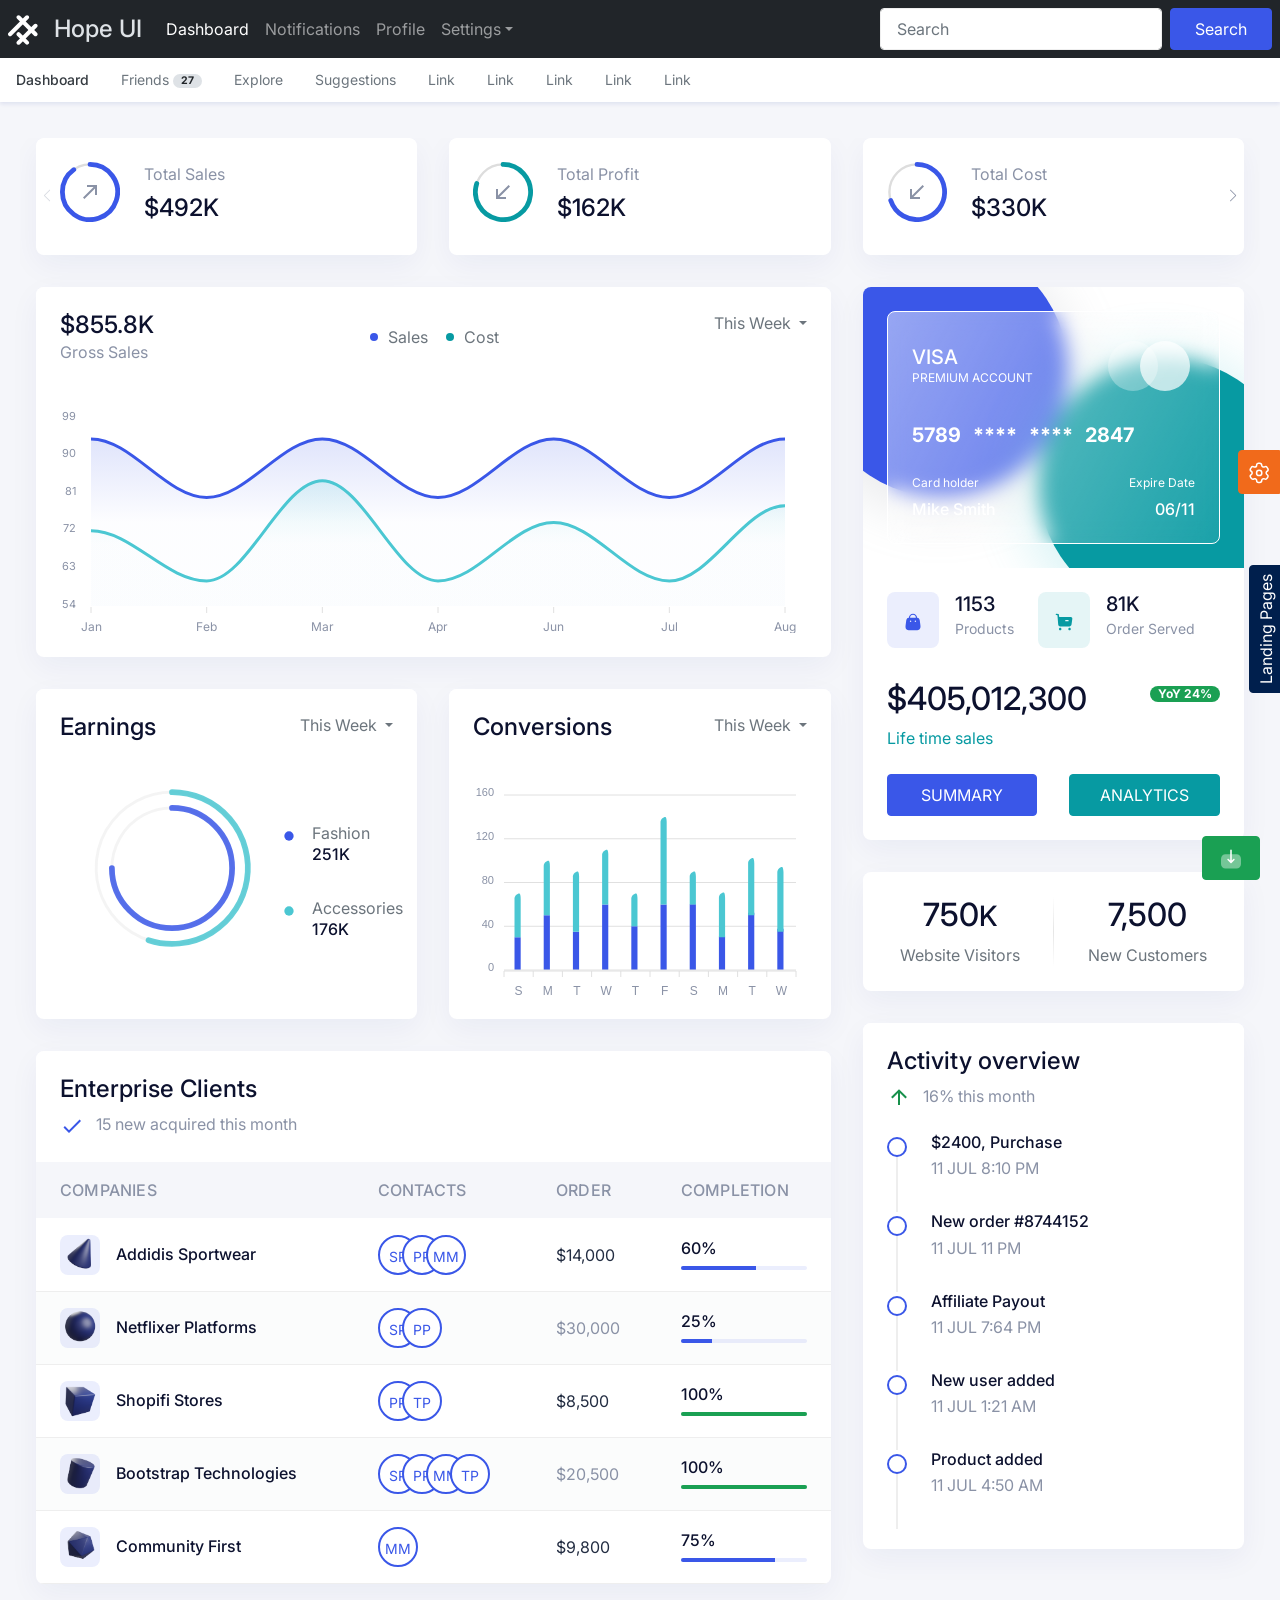
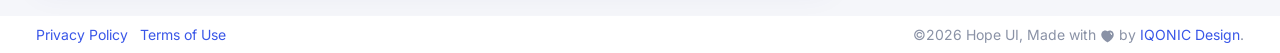
<file: dashboard/index-dual-compact.html>
<!doctype html>
<html lang="en" dir="ltr">
  <head>
    <meta charset="utf-8">
      <meta name="viewport" content="width=device-width, initial-scale=1, shrink-to-fit=no">
      <title>Hope UI | Responsive Bootstrap 5 Admin Dashboard Template</title>
      
      <!-- Favicon -->
      <link rel="shortcut icon" href="../assets/images/favicon.ico">
      
      <!-- Library / Plugin Css Build -->
      <link rel="stylesheet" href="../assets/css/core/libs.min.css">
      
      
      <!-- Hope Ui Design System Css -->
      <link rel="stylesheet" href="../assets/css/hope-ui.min.css?v=4.0.0">
      
      <!-- Custom Css -->
      <link rel="stylesheet" href="../assets/css/custom.min.css?v=4.0.0">
      
      <!-- Dark Css -->
      <link rel="stylesheet" href="../assets/css/dark.min.css">
      
      <!-- Customizer Css -->
      <link rel="stylesheet" href="../assets/css/customizer.min.css">
      
      <!-- RTL Css -->
      <link rel="stylesheet" href="../assets/css/rtl.min.css">
      
      
  </head>
  <body class="   dual-compact">
    <span class="screen-darken"></span>
    <!-- loader Start -->
    <div id="loading">
      <div class="loader simple-loader">
          <div class="loader-body">
          </div>
      </div>    </div>
    <!-- loader END -->
    <main class="main-content">
      <!--Nav Start-->
      <nav class="navbar navbar-expand-lg fixed-top navbar-dark bg-dark iq-navbar" aria-label="Main navigation">
        <div class="container-fluid">
          <a href="../dashboard/index.html" class="navbar-brand d-flex align-items-center">
              
              <!--Logo start-->
              <div class="logo-main">
                  <div class="logo-normal">
                      <svg class=" icon-30" viewBox="0 0 30 30" fill="none" xmlns="http://www.w3.org/2000/svg">
                          <rect x="-0.757324" y="19.2427" width="28" height="4" rx="2" transform="rotate(-45 -0.757324 19.2427)" fill="currentColor"/>
                          <rect x="7.72803" y="27.728" width="28" height="4" rx="2" transform="rotate(-45 7.72803 27.728)" fill="currentColor"/>
                          <rect x="10.5366" y="16.3945" width="16" height="4" rx="2" transform="rotate(45 10.5366 16.3945)" fill="currentColor"/>
                          <rect x="10.5562" y="-0.556152" width="28" height="4" rx="2" transform="rotate(45 10.5562 -0.556152)" fill="currentColor"/>
                      </svg>
                  </div>
                  <div class="logo-mini">
                      <svg class=" icon-30" viewBox="0 0 30 30" fill="none" xmlns="http://www.w3.org/2000/svg">
                          <rect x="-0.757324" y="19.2427" width="28" height="4" rx="2" transform="rotate(-45 -0.757324 19.2427)" fill="currentColor"/>
                          <rect x="7.72803" y="27.728" width="28" height="4" rx="2" transform="rotate(-45 7.72803 27.728)" fill="currentColor"/>
                          <rect x="10.5366" y="16.3945" width="16" height="4" rx="2" transform="rotate(45 10.5366 16.3945)" fill="currentColor"/>
                          <rect x="10.5562" y="-0.556152" width="28" height="4" rx="2" transform="rotate(45 10.5562 -0.556152)" fill="currentColor"/>
                      </svg>
                  </div>
              </div>
              <!--logo End-->
              
              
              
              
              <h4 class="logo-title text-light ms-3 mb-0">Hope UI</h4>
          </a>
          <button class="navbar-toggler p-0 border-0" type="button" id="navbarSideCollapse" aria-label="Toggle navigation">
             <span class="navbar-toggler-icon">
                <span class="navbar-toggler-bar bar1 mt-2"></span>
                <span class="navbar-toggler-bar bar2"></span>
                <span class="navbar-toggler-bar bar3"></span>
              </span>
          </button>
      
          <div class="navbar-collapse offcanvas-collapse" id="navbarsExampleDefault">
            <ul class="navbar-nav me-auto mb-2 mb-lg-0 align-items-center">
              <li class="nav-item">
                <a class="nav-link active" aria-current="page" href="#">Dashboard</a>
              </li>
              <li class="nav-item">
                <a class="nav-link" href="#">Notifications</a>
              </li>
              <li class="nav-item">
                <a class="nav-link" href="#">Profile</a>
              </li>
              <li class="nav-item dropdown">
                <a class="nav-link dropdown-toggle" href="#" id="dropdown01" data-bs-toggle="dropdown" aria-expanded="false">Settings</a>
                <ul class="dropdown-menu" aria-labelledby="dropdown01">
                  <li><a class="dropdown-item" href="#">Action</a></li>
                  <li><a class="dropdown-item" href="#">Another action</a></li>
                  <li><a class="dropdown-item" href="#">Something else here</a></li>
                </ul>
              </li>
            </ul>
            <form class="d-flex">
              <input class="form-control me-2" type="search" placeholder="Search" aria-label="Search">
              <button class="btn btn-primary" type="submit">Search</button>
            </form>
          </div>
        </div>
      </nav>
      <div class="nav-scroller bg-body shadow-sm">
        <nav class="nav nav-underline" aria-label="Secondary navigation">
          <a class="nav-link active" aria-current="page" href="#">Dashboard</a>
          <a class="nav-link" href="#">
            Friends
            <span class="badge bg-light text-dark rounded-pill align-text-bottom">27</span>
          </a>
          <a class="nav-link" href="#">Explore</a>
          <a class="nav-link" href="#">Suggestions</a>
          <a class="nav-link" href="#">Link</a>
          <a class="nav-link" href="#">Link</a>
          <a class="nav-link" href="#">Link</a>
          <a class="nav-link" href="#">Link</a>
          <a class="nav-link" href="#">Link</a>
        </nav>
      </div>      <!--Nav End-->
      <div class="conatiner-fluid content-inner pb-0">
<div class="row">
   <div class="col-md-12 col-lg-12">
      <div class="row row-cols-1">
         <div class="d-slider1 overflow-hidden ">
            <ul  class="swiper-wrapper list-inline m-0 p-0 mb-2">
               <li class="swiper-slide card card-slide">
                  <div class="card-body">
                     <div class="progress-widget">
                        <div id="circle-progress-01" class="circle-progress-01 circle-progress circle-progress-primary text-center" data-min-value="0" data-max-value="100" data-value="90" data-type="percent">
                           <svg class="card-slie-arrow icon-24" width="24"  viewBox="0 0 24 24">
                              <path fill="currentColor" d="M5,17.59L15.59,7H9V5H19V15H17V8.41L6.41,19L5,17.59Z" />
                           </svg>
                        </div>
                        <div class="progress-detail">
                           <p  class="mb-2">Total Sales</p>
                           <h4 class="counter">$560K</h4>
                        </div>
                     </div>
                  </div>
               </li>
               <li class="swiper-slide card card-slide">
                  <div class="card-body">
                     <div class="progress-widget">
                        <div id="circle-progress-02" class="circle-progress-01 circle-progress circle-progress-info text-center" data-min-value="0" data-max-value="100" data-value="80" data-type="percent">
                           <svg class="card-slie-arrow icon-24" width="24"  viewBox="0 0 24 24">
                              <path fill="currentColor" d="M19,6.41L17.59,5L7,15.59V9H5V19H15V17H8.41L19,6.41Z" />
                           </svg>
                        </div>
                        <div class="progress-detail">
                           <p  class="mb-2">Total Profit</p>
                           <h4 class="counter">$185K</h4>
                        </div>
                     </div>
                  </div>
               </li>
               <li class="swiper-slide card card-slide">
                  <div class="card-body">
                     <div class="progress-widget">
                        <div id="circle-progress-03" class="circle-progress-01 circle-progress circle-progress-primary text-center" data-min-value="0" data-max-value="100" data-value="70" data-type="percent">
                           <svg class="card-slie-arrow icon-24" width="24" viewBox="0 0 24 24">
                              <path fill="currentColor" d="M19,6.41L17.59,5L7,15.59V9H5V19H15V17H8.41L19,6.41Z" />
                           </svg>
                        </div>
                        <div class="progress-detail">
                           <p  class="mb-2">Total Cost</p>
                           <h4 class="counter">$375K</h4>
                        </div>
                     </div>
                  </div>
               </li>
               <li class="swiper-slide card card-slide">
                  <div class="card-body">
                     <div class="progress-widget">
                        <div id="circle-progress-04" class="circle-progress-01 circle-progress circle-progress-info text-center" data-min-value="0" data-max-value="100" data-value="60" data-type="percent">
                           <svg class="card-slie-arrow icon-24" width="24px"  viewBox="0 0 24 24">
                              <path fill="currentColor" d="M5,17.59L15.59,7H9V5H19V15H17V8.41L6.41,19L5,17.59Z" />
                           </svg>
                        </div>
                        <div class="progress-detail">
                           <p  class="mb-2">Revenue</p>
                           <h4 class="counter">$742K</h4>
                        </div>
                     </div>
                  </div>
               </li>
               <li class="swiper-slide card card-slide">
                  <div class="card-body">
                     <div class="progress-widget">
                        <div id="circle-progress-05" class="circle-progress-01 circle-progress circle-progress-primary text-center" data-min-value="0" data-max-value="100" data-value="50" data-type="percent">
                           <svg class="card-slie-arrow icon-24" width="24px"  viewBox="0 0 24 24">
                              <path fill="currentColor" d="M5,17.59L15.59,7H9V5H19V15H17V8.41L6.41,19L5,17.59Z" />
                           </svg>
                        </div>
                        <div class="progress-detail">
                           <p  class="mb-2">Net Income</p>
                           <h4 class="counter">$150K</h4>
                        </div>
                     </div>
                  </div>
               </li>
               <li class="swiper-slide card card-slide">
                  <div class="card-body">
                     <div class="progress-widget">
                        <div id="circle-progress-06" class="circle-progress-01 circle-progress circle-progress-info text-center" data-min-value="0" data-max-value="100" data-value="40" data-type="percent">
                           <svg class="card-slie-arrow icon-24" width="24" viewBox="0 0 24 24">
                              <path fill="currentColor" d="M19,6.41L17.59,5L7,15.59V9H5V19H15V17H8.41L19,6.41Z" />
                           </svg>
                        </div>
                        <div class="progress-detail">
                           <p  class="mb-2">Today</p>
                           <h4 class="counter">$4600</h4>
                        </div>
                     </div>
                  </div>
               </li>
               <li class="swiper-slide card card-slide">
                  <div class="card-body">
                     <div class="progress-widget">
                        <div id="circle-progress-07" class="circle-progress-01 circle-progress circle-progress-primary text-center" data-min-value="0" data-max-value="100" data-value="30" data-type="percent">
                           <svg class="card-slie-arrow icon-24" width="24" viewBox="0 0 24 24">
                              <path fill="currentColor" d="M19,6.41L17.59,5L7,15.59V9H5V19H15V17H8.41L19,6.41Z" />
                           </svg>
                        </div>
                        <div class="progress-detail">
                           <p  class="mb-2">Members</p>
                           <h4 class="counter">11.2M</h4>
                        </div>
                     </div>
                  </div>
               </li>
            </ul>
            <div class="swiper-button swiper-button-next"></div>
            <div class="swiper-button swiper-button-prev"></div>
         </div>
      </div>
   </div>
   <div class="col-md-12 col-lg-8">
      <div class="row">
         <div class="col-md-12">
            <div class="card">
               <div class="card-header d-flex justify-content-between flex-wrap">
                  <div class="header-title">
                     <h4 class="card-title">$855.8K</h4>
                     <p class="mb-0">Gross Sales</p>          
                  </div>
                  <div class="d-flex align-items-center align-self-center">
                     <div class="d-flex align-items-center text-primary">
                        <svg class="icon-12" xmlns="http://www.w3.org/2000/svg" width="12" viewBox="0 0 24 24" fill="currentColor">
                           <g>
                              <circle cx="12" cy="12" r="8" fill="currentColor"></circle>
                           </g>
                        </svg>
                        <div class="ms-2">
                           <span class="text-gray">Sales</span>
                        </div>
                     </div>
                     <div class="d-flex align-items-center ms-3 text-info">
                        <svg class="icon-12" xmlns="http://www.w3.org/2000/svg" width="12" viewBox="0 0 24 24" fill="currentColor">
                           <g>
                              <circle cx="12" cy="12" r="8" fill="currentColor"></circle>
                           </g>
                        </svg>
                        <div class="ms-2">
                           <span class="text-gray">Cost</span>
                        </div>
                     </div>
                  </div>
                  <div class="dropdown">
                     <a href="#" class="text-gray dropdown-toggle" id="dropdownMenuButton22" data-bs-toggle="dropdown" aria-expanded="false">
                     This Week
                     </a>
                     <ul class="dropdown-menu dropdown-menu-end" aria-labelledby="dropdownMenuButton22">
                        <li><a class="dropdown-item" href="#">This Week</a></li>
                        <li><a class="dropdown-item" href="#">This Month</a></li>
                        <li><a class="dropdown-item" href="#">This Year</a></li>
                     </ul>
                  </div>
               </div>
               <div class="card-body">
                  <div id="d-main" class="d-main"></div>
               </div>
            </div>
         </div>
         <div class="col-md-12 col-xl-6">
            <div class="card">
               <div class="card-header d-flex justify-content-between flex-wrap">
                  <div class="header-title">
                     <h4 class="card-title">Earnings</h4>            
                  </div>   
                  <div class="dropdown">
                     <a href="#" class="text-gray dropdown-toggle" id="dropdownMenuButton1" data-bs-toggle="dropdown" aria-expanded="false">
                        This Week
                     </a>
                     <ul class="dropdown-menu dropdown-menu-end" aria-labelledby="dropdownMenuButton1">
                        <li><a class="dropdown-item" href="#">This Week</a></li>
                        <li><a class="dropdown-item" href="#">This Month</a></li>
                        <li><a class="dropdown-item" href="#">This Year</a></li>
                     </ul>
                  </div>
               </div>
               <div class="card-body">
                  <div class="d-flex flex-wrap align-items-center justify-content-between">
                     <div id="myChart" class="col-md-8 col-lg-8 myChart"></div>
                     <div class="d-grid gap col-md-4 col-lg-4">
                        <div class="d-flex align-items-start">
                           <svg class="mt-2 icon-14" xmlns="http://www.w3.org/2000/svg" width="14" viewBox="0 0 24 24" fill="#3a57e8">
                              <g>
                                 <circle cx="12" cy="12" r="8" fill="#3a57e8"></circle>
                              </g>
                           </svg>
                           <div class="ms-3">
                              <span class="text-gray">Fashion</span>
                              <h6>251K</h6>
                           </div>
                        </div>
                        <div class="d-flex align-items-start">
                           <svg class="mt-2 icon-14" xmlns="http://www.w3.org/2000/svg" width="14" viewBox="0 0 24 24" fill="#4bc7d2">
                              <g>
                                 <circle cx="12" cy="12" r="8" fill="#4bc7d2"></circle>
                              </g>
                           </svg>
                           <div class="ms-3">
                              <span class="text-gray">Accessories</span>
                              <h6>176K</h6>
                           </div>
                        </div>
                     </div>
                  </div>
               </div>
            </div>
         </div>
         <div class="col-md-12 col-xl-6">
            <div class="card">
               <div class="card-header d-flex justify-content-between flex-wrap">
                  <div class="header-title">
                     <h4 class="card-title">Conversions</h4>            
                  </div>
                  <div class="dropdown">
                     <a href="#" class="text-gray dropdown-toggle" id="dropdownMenuButton3" data-bs-toggle="dropdown" aria-expanded="false">
                        This Week
                     </a>
                     <ul class="dropdown-menu dropdown-menu-end" aria-labelledby="dropdownMenuButton3">
                        <li><a class="dropdown-item" href="#">This Week</a></li>
                        <li><a class="dropdown-item" href="#">This Month</a></li>
                        <li><a class="dropdown-item" href="#">This Year</a></li>
                     </ul>
                  </div>
               </div>
               <div class="card-body">
                  <div id="d-activity" class="d-activity"></div>
               </div>
            </div>
         </div>         
         <div class="col-md-12 col-lg-12">
            <div class="card overflow-hidden">
               <div class="card-header d-flex justify-content-between flex-wrap">
                  <div class="header-title">
                     <h4 class="card-title mb-2">Enterprise Clients</h4>
                     <p class="mb-0">
                        <svg class ="me-2 icon-24" width="24"  viewBox="0 0 24 24">
                           <path fill="#3a57e8" d="M21,7L9,19L3.5,13.5L4.91,12.09L9,16.17L19.59,5.59L21,7Z" />
                        </svg>
                        15 new acquired this month
                     </p>            
                  </div>
               </div>
               <div class="card-body p-0">
                  <div class="table-responsive mt-4">
                     <table id="basic-table" class="table table-striped mb-0" role="grid">
                        <thead>
                           <tr>
                              <th>COMPANIES</th>
                              <th>CONTACTS</th>
                              <th>ORDER</th>
                              <th>COMPLETION</th>
                           </tr>
                        </thead>
                        <tbody>
                           <tr>
                              <td>
                                 <div class="d-flex align-items-center">
                                    <img class="bg-soft-primary rounded img-fluid avatar-40 me-3" src="../assets/images/shapes/01.png" alt="profile">
                                    <h6>Addidis Sportwear</h6>
                                 </div>
                              </td>
                              <td>
                                 <div class="iq-media-group iq-media-group-1">
                                    <a href="#" class="iq-media-1">
                                       <div class="icon iq-icon-box-3 rounded-pill">SP</div>
                                    </a>
                                    <a href="#" class="iq-media-1">
                                       <div class="icon iq-icon-box-3 rounded-pill">PP</div>
                                    </a>
                                    <a href="#" class="iq-media-1">
                                       <div class="icon iq-icon-box-3 rounded-pill">MM</div>
                                    </a>
                                 </div>
                              </td>
                              <td>$14,000</td>
                              <td>
                                 <div class="d-flex align-items-center mb-2">
                                    <h6>60%</h6>
                                 </div>
                                 <div class="progress bg-soft-primary shadow-none w-100" style="height: 4px">
                                    <div class="progress-bar bg-primary" data-toggle="progress-bar" role="progressbar" aria-valuenow="60" aria-valuemin="0" aria-valuemax="100"></div>
                                 </div>
                              </td>
                           </tr>
                           <tr>
                              <td>
                                 <div class="d-flex align-items-center">
                                    <img class="bg-soft-primary rounded img-fluid avatar-40 me-3" src="../assets/images/shapes/05.png" alt="profile">
                                    <h6>Netflixer Platforms</h6>
                                 </div>
                              </td>
                              <td>
                                 <div class="iq-media-group iq-media-group-1">
                                    <a href="#" class="iq-media-1">
                                       <div class="icon iq-icon-box-3 rounded-pill">SP</div>
                                    </a>
                                    <a href="#" class="iq-media-1">
                                       <div class="icon iq-icon-box-3 rounded-pill">PP</div>
                                    </a>
                                 </div>
                              </td>
                              <td>$30,000</td>
                              <td>
                                 <div class="d-flex align-items-center mb-2">
                                    <h6>25%</h6>
                                 </div>
                                 <div class="progress bg-soft-primary shadow-none w-100" style="height: 4px">
                                    <div class="progress-bar bg-primary" data-toggle="progress-bar" role="progressbar" aria-valuenow="25" aria-valuemin="0" aria-valuemax="100"></div>
                                 </div>
                              </td>
                           </tr>
                           <tr>
                              <td>
                                 <div class="d-flex align-items-center">
                                    <img class="bg-soft-primary rounded img-fluid avatar-40 me-3" src="../assets/images/shapes/02.png" alt="profile">
                                    <h6>Shopifi Stores</h6>
                                 </div>
                              </td>
                              <td>                                 
                                 <div class="iq-media-group iq-media-group-1">
                                    <a href="#" class="iq-media-1">
                                       <div class="icon iq-icon-box-3 rounded-pill">PP</div>
                                    </a>
                                    <a href="#" class="iq-media-1">
                                       <div class="icon iq-icon-box-3 rounded-pill">TP</div>
                                    </a>
                                 </div>
                              </td>
                              <td>$8,500</td>
                              <td>
                                 <div class="d-flex align-items-center mb-2">
                                    <h6>100%</h6>
                                 </div>
                                 <div class="progress bg-soft-success shadow-none w-100" style="height: 4px">
                                    <div class="progress-bar bg-success" data-toggle="progress-bar" role="progressbar" aria-valuenow="100" aria-valuemin="0" aria-valuemax="100"></div>
                                 </div>
                              </td>
                           </tr>
                           <tr>
                              <td>
                                 <div class="d-flex align-items-center">
                                    <img class="bg-soft-primary rounded img-fluid avatar-40 me-3" src="../assets/images/shapes/03.png" alt="profile">
                                    <h6>Bootstrap Technologies</h6>
                                 </div>
                              </td>
                              <td>
                                 <div class="iq-media-group iq-media-group-1">
                                    <a href="#" class="iq-media-1">
                                       <div class="icon iq-icon-box-3 rounded-pill">SP</div>
                                    </a>
                                    <a href="#" class="iq-media-1">
                                       <div class="icon iq-icon-box-3 rounded-pill">PP</div>
                                    </a>
                                    <a href="#" class="iq-media-1">
                                       <div class="icon iq-icon-box-3 rounded-pill">MM</div>
                                    </a>
                                    <a href="#" class="iq-media-1">
                                       <div class="icon iq-icon-box-3 rounded-pill">TP</div>
                                    </a>
                                 </div>
                              </td>
                              <td>$20,500</td>
                              <td>
                                 <div class="d-flex align-items-center mb-2">
                                    <h6>100%</h6>
                                 </div>
                                 <div class="progress bg-soft-success shadow-none w-100" style="height: 4px">
                                    <div class="progress-bar bg-success" data-toggle="progress-bar" role="progressbar" aria-valuenow="100" aria-valuemin="0" aria-valuemax="100"></div>
                                 </div>
                              </td>
                           </tr>
                           <tr>
                              <td>
                                 <div class="d-flex align-items-center">
                                    <img class="bg-soft-primary rounded img-fluid avatar-40 me-3" src="../assets/images/shapes/04.png" alt="profile">
                                    <h6>Community First</h6>
                                 </div>
                              </td>
                              <td>
                                 <div class="iq-media-group iq-media-group-1">
                                    <a href="#" class="iq-media-1">
                                       <div class="icon iq-icon-box-3 rounded-pill">MM</div>
                                    </a>
                                 </div>
                              </td>
                              <td>$9,800</td>
                              <td>
                                 <div class="d-flex align-items-center mb-2">
                                    <h6>75%</h6>
                                 </div>
                                 <div class="progress bg-soft-primary shadow-none w-100" style="height: 4px">
                                    <div class="progress-bar bg-primary" data-toggle="progress-bar" role="progressbar" aria-valuenow="75" aria-valuemin="0" aria-valuemax="100"></div>
                                 </div>
                              </td>
                           </tr>
                        </tbody>
                     </table>
                  </div>
               </div>
            </div>
         </div>
      </div>
   </div>
   <div class="col-md-12 col-lg-4">
      <div class="row">
         <div class="col-md-12 col-lg-12">
            <div class="card credit-card-widget">
               <div class="card-header pb-4 border-0">
                  <div class="p-4 primary-gradient-card rounded border border-white">
                     <div class="d-flex justify-content-between align-items-center">
                        <div>
                           <h5 class="font-weight-bold">VISA </h5>
                           <P class="mb-0">PREMIUM ACCOUNT</P>  
                        </div>
                        <div class="master-card-content">
                           <svg class="master-card-1 icon-60" width="60"  viewBox="0 0 24 24">
                              <path fill="#ffffff" d="M12,2A10,10 0 0,0 2,12A10,10 0 0,0 12,22A10,10 0 0,0 22,12A10,10 0 0,0 12,2Z" />
                           </svg>
                           <svg class="master-card-2 icon-60" width="60"  viewBox="0 0 24 24">
                              <path fill="#ffffff" d="M12,2A10,10 0 0,0 2,12A10,10 0 0,0 12,22A10,10 0 0,0 22,12A10,10 0 0,0 12,2Z" />
                           </svg>
                        </div>
                     </div>
                     <div class="my-4">
                        <div class="card-number">
                           <span class="fs-5 me-2">5789</span>
                           <span class="fs-5 me-2">****</span>
                           <span class="fs-5 me-2">****</span>
                           <span class="fs-5">2847</span>
                        </div>
                     </div>
                     <div class="d-flex align-items-center mb-2 justify-content-between">
                        <p class="mb-0">Card holder</p>
                        <p class="mb-0">Expire Date</p>
                     </div>
                     <div class="d-flex align-items-center justify-content-between">
                        <h6>Mike Smith</h6>
                        <h6 class="ms-5">06/11</h6>
                     </div>
                  </div>
               </div>
               <div class="card-body">
                  <div class="d-flex align-itmes-center flex-wrap  mb-4">
                     <div class="d-flex align-itmes-center me-0 me-md-4">
                        <div>
                           <div class="p-3 mb-2 rounded bg-soft-primary">
                              <svg class="icon-20" width="20" viewBox="0 0 24 24" fill="none" xmlns="http://www.w3.org/2000/svg">
                              <path fill-rule="evenodd" clip-rule="evenodd" d="M16.9303 7C16.9621 6.92913 16.977 6.85189 16.9739 6.77432H17C16.8882 4.10591 14.6849 2 12.0049 2C9.325 2 7.12172 4.10591 7.00989 6.77432C6.9967 6.84898 6.9967 6.92535 7.00989 7H6.93171C5.65022 7 4.28034 7.84597 3.88264 10.1201L3.1049 16.3147C2.46858 20.8629 4.81062 22 7.86853 22H16.1585C19.2075 22 21.4789 20.3535 20.9133 16.3147L20.1444 10.1201C19.676 7.90964 18.3503 7 17.0865 7H16.9303ZM15.4932 7C15.4654 6.92794 15.4506 6.85153 15.4497 6.77432C15.4497 4.85682 13.8899 3.30238 11.9657 3.30238C10.0416 3.30238 8.48184 4.85682 8.48184 6.77432C8.49502 6.84898 8.49502 6.92535 8.48184 7H15.4932ZM9.097 12.1486C8.60889 12.1486 8.21321 11.7413 8.21321 11.2389C8.21321 10.7366 8.60889 10.3293 9.097 10.3293C9.5851 10.3293 9.98079 10.7366 9.98079 11.2389C9.98079 11.7413 9.5851 12.1486 9.097 12.1486ZM14.002 11.2389C14.002 11.7413 14.3977 12.1486 14.8858 12.1486C15.3739 12.1486 15.7696 11.7413 15.7696 11.2389C15.7696 10.7366 15.3739 10.3293 14.8858 10.3293C14.3977 10.3293 14.002 10.7366 14.002 11.2389Z" fill="currentColor"></path>                                            
                              </svg>
                           </div>
                        </div>
                        <div class="ms-3">
                           <h5>1153</h5>
                           <small class="mb-0">Products</small>
                        </div>
                     </div>
                     <div class="d-flex align-itmes-center">
                        <div>
                           <div class="p-3 mb-2 rounded bg-soft-info">
                              <svg class="icon-20" width="20" viewBox="0 0 24 24" fill="none" xmlns="http://www.w3.org/2000/svg">
                                 <path fill-rule="evenodd" clip-rule="evenodd" d="M14.1213 11.2331H16.8891C17.3088 11.2331 17.6386 10.8861 17.6386 10.4677C17.6386 10.0391 17.3088 9.70236 16.8891 9.70236H14.1213C13.7016 9.70236 13.3719 10.0391 13.3719 10.4677C13.3719 10.8861 13.7016 11.2331 14.1213 11.2331ZM20.1766 5.92749C20.7861 5.92749 21.1858 6.1418 21.5855 6.61123C21.9852 7.08067 22.0551 7.7542 21.9652 8.36549L21.0159 15.06C20.8361 16.3469 19.7569 17.2949 18.4879 17.2949H7.58639C6.25742 17.2949 5.15828 16.255 5.04837 14.908L4.12908 3.7834L2.62026 3.51807C2.22057 3.44664 1.94079 3.04864 2.01073 2.64043C2.08068 2.22305 2.47038 1.94649 2.88006 2.00874L5.2632 2.3751C5.60293 2.43735 5.85274 2.72207 5.88272 3.06905L6.07257 5.35499C6.10254 5.68257 6.36234 5.92749 6.68209 5.92749H20.1766ZM7.42631 18.9079C6.58697 18.9079 5.9075 19.6018 5.9075 20.459C5.9075 21.3061 6.58697 22 7.42631 22C8.25567 22 8.93514 21.3061 8.93514 20.459C8.93514 19.6018 8.25567 18.9079 7.42631 18.9079ZM18.6676 18.9079C17.8282 18.9079 17.1487 19.6018 17.1487 20.459C17.1487 21.3061 17.8282 22 18.6676 22C19.4969 22 20.1764 21.3061 20.1764 20.459C20.1764 19.6018 19.4969 18.9079 18.6676 18.9079Z" fill="currentColor"></path>                                            
                              </svg>                                        
                           </div>
                        </div>
                        <div class="ms-3">
                           <h5>81K</h5>
                           <small class="mb-0">Order Served</small>
                        </div>
                     </div>
                  </div>
                  <div class="mb-4">
                     <div class="d-flex justify-content-between flex-wrap">
                        <h2 class="mb-2">$405,012,300</h2>
                        <div>
                           <span class="badge bg-success rounded-pill">YoY 24%</span>
                        </div>
                     </div>
                     <p class="text-info">Life time sales</p>
                  </div>
                  <div class="d-grid grid-cols-2 gap">
                     <button class="btn btn-primary text-uppercase">SUMMARY</button>
                     <button class="btn btn-info text-uppercase">ANALYTICS</button>
                  </div>
               </div>
            </div>
            <div class="card">
               <div class="card-body d-flex justify-content-around text-center">
                  <div>
                     <h2 class="mb-2">750<small>K</small></h2>
                     <p class="mb-0 text-gray">Website Visitors</p>
                  </div>
                  <hr class="hr-vertial">
                  <div>
                     <h2 class="mb-2">7,500</h2>
                     <p class="mb-0 text-gray">New Customers</p>
                  </div>
               </div>
            </div> 
         </div>
         <div class="col-md-12 col-lg-12">
            <div class="card">
               <div class="card-header d-flex justify-content-between flex-wrap">
                  <div class="header-title">
                     <h4 class="card-title mb-2">Activity overview</h4>
                     <p class="mb-0">
                        <svg class ="me-2 icon-24" width="24"  viewBox="0 0 24 24">
                           <path fill="#17904b" d="M13,20H11V8L5.5,13.5L4.08,12.08L12,4.16L19.92,12.08L18.5,13.5L13,8V20Z" />
                        </svg>
                        16% this month
                     </p>
                  </div>
               </div>
               <div class="card-body">
                  <div class=" d-flex profile-media align-items-top mb-2">
                     <div class="profile-dots-pills border-primary mt-1"></div>
                     <div class="ms-4">
                        <h6 class=" mb-1">$2400, Purchase</h6>
                        <span class="mb-0">11 JUL 8:10 PM</span>
                     </div>
                  </div>
                  <div class=" d-flex profile-media align-items-top mb-2">
                     <div class="profile-dots-pills border-primary mt-1"></div>
                     <div class="ms-4">
                        <h6 class=" mb-1">New order #8744152</h6>
                        <span class="mb-0">11 JUL 11 PM</span>
                     </div>
                  </div>
                  <div class=" d-flex profile-media align-items-top mb-2">
                     <div class="profile-dots-pills border-primary mt-1"></div>
                     <div class="ms-4">
                        <h6 class=" mb-1">Affiliate Payout</h6>
                        <span class="mb-0">11 JUL 7:64 PM</span>
                     </div>
                  </div>
                  <div class=" d-flex profile-media align-items-top mb-2">
                     <div class="profile-dots-pills border-primary mt-1"></div>
                     <div class="ms-4">
                        <h6 class=" mb-1">New user added</h6>
                        <span class="mb-0">11 JUL 1:21 AM</span>
                     </div>
                  </div>
                  <div class=" d-flex profile-media align-items-top mb-1">
                     <div class="profile-dots-pills border-primary mt-1"></div>
                     <div class="ms-4">
                        <h6 class=" mb-1">Product added</h6>
                        <span class="mb-0">11 JUL 4:50 AM</span>
                     </div>
                  </div>
               </div>
            </div>
         </div>
      </div>
   </div> 
</div>
      </div>
      <div class="btn-download">
          <a class="btn btn-success px-3 py-2" href="https://iqonic.design/product/admin-templates/hope-ui-admin-free-open-source-bootstrap-admin-template/" target="_blank" >
              <svg class="icon-24"  width="24" viewBox="0 0 24 24" fill="none" xmlns="http://www.w3.org/2000/svg">
                  <path opacity="0.4" d="M17.554 7.29614C20.005 7.29614 22 9.35594 22 11.8876V16.9199C22 19.4453 20.01 21.5 17.564 21.5L6.448 21.5C3.996 21.5 2 19.4412 2 16.9096V11.8773C2 9.35181 3.991 7.29614 6.438 7.29614H7.378L17.554 7.29614Z" fill="currentColor"></path>
                  <path d="M12.5464 16.0374L15.4554 13.0695C15.7554 12.7627 15.7554 12.2691 15.4534 11.9634C15.1514 11.6587 14.6644 11.6597 14.3644 11.9654L12.7714 13.5905L12.7714 3.2821C12.7714 2.85042 12.4264 2.5 12.0004 2.5C11.5754 2.5 11.2314 2.85042 11.2314 3.2821L11.2314 13.5905L9.63742 11.9654C9.33742 11.6597 8.85043 11.6587 8.54843 11.9634C8.39743 12.1168 8.32142 12.3168 8.32142 12.518C8.32142 12.717 8.39743 12.9171 8.54643 13.0695L11.4554 16.0374C11.6004 16.1847 11.7964 16.268 12.0004 16.268C12.2054 16.268 12.4014 16.1847 12.5464 16.0374Z" fill="currentColor"></path>
              </svg>
          </a>
      </div>
      <!-- Footer Section Start -->
      <footer class="footer">
          <div class="footer-body">
              <ul class="left-panel list-inline mb-0 p-0">
                  <li class="list-inline-item"><a href="../dashboard/extra/privacy-policy.html">Privacy Policy</a></li>
                  <li class="list-inline-item"><a href="../dashboard/extra/terms-of-service.html">Terms of Use</a></li>
              </ul>
              <div class="right-panel">
                  ©<script>document.write(new Date().getFullYear())</script> Hope UI, Made with
                  <span class="">
                      <svg class="icon-15" width="15" viewBox="0 0 24 24" fill="none" xmlns="http://www.w3.org/2000/svg">
                          <path fill-rule="evenodd" clip-rule="evenodd" d="M15.85 2.50065C16.481 2.50065 17.111 2.58965 17.71 2.79065C21.401 3.99065 22.731 8.04065 21.62 11.5806C20.99 13.3896 19.96 15.0406 18.611 16.3896C16.68 18.2596 14.561 19.9196 12.28 21.3496L12.03 21.5006L11.77 21.3396C9.48102 19.9196 7.35002 18.2596 5.40102 16.3796C4.06102 15.0306 3.03002 13.3896 2.39002 11.5806C1.26002 8.04065 2.59002 3.99065 6.32102 2.76965C6.61102 2.66965 6.91002 2.59965 7.21002 2.56065H7.33002C7.61102 2.51965 7.89002 2.50065 8.17002 2.50065H8.28002C8.91002 2.51965 9.52002 2.62965 10.111 2.83065H10.17C10.21 2.84965 10.24 2.87065 10.26 2.88965C10.481 2.96065 10.69 3.04065 10.89 3.15065L11.27 3.32065C11.3618 3.36962 11.4649 3.44445 11.554 3.50912C11.6104 3.55009 11.6612 3.58699 11.7 3.61065C11.7163 3.62028 11.7329 3.62996 11.7496 3.63972C11.8354 3.68977 11.9247 3.74191 12 3.79965C13.111 2.95065 14.46 2.49065 15.85 2.50065ZM18.51 9.70065C18.92 9.68965 19.27 9.36065 19.3 8.93965V8.82065C19.33 7.41965 18.481 6.15065 17.19 5.66065C16.78 5.51965 16.33 5.74065 16.18 6.16065C16.04 6.58065 16.26 7.04065 16.68 7.18965C17.321 7.42965 17.75 8.06065 17.75 8.75965V8.79065C17.731 9.01965 17.8 9.24065 17.94 9.41065C18.08 9.58065 18.29 9.67965 18.51 9.70065Z" fill="currentColor"></path>
                      </svg>
                  </span> by <a href="https://iqonic.design/">IQONIC Design</a>.
              </div>
          </div>
      </footer>
      <!-- Footer Section End -->    </main>
    <!-- Wrapper End-->
     <a class="btn btn-fixed-end btn-warning btn-icon btn-setting" data-bs-toggle="offcanvas" data-bs-target="#offcanvasExample" role="button" aria-controls="offcanvasExample">
      <svg width="24" viewBox="0 0 24 24" class="animated-rotate icon-24" fill="none" xmlns="http://www.w3.org/2000/svg">
          <path fill-rule="evenodd" clip-rule="evenodd" d="M20.8064 7.62361L20.184 6.54352C19.6574 5.6296 18.4905 5.31432 17.5753 5.83872V5.83872C17.1397 6.09534 16.6198 6.16815 16.1305 6.04109C15.6411 5.91402 15.2224 5.59752 14.9666 5.16137C14.8021 4.88415 14.7137 4.56839 14.7103 4.24604V4.24604C14.7251 3.72922 14.5302 3.2284 14.1698 2.85767C13.8094 2.48694 13.3143 2.27786 12.7973 2.27808H11.5433C11.0367 2.27807 10.5511 2.47991 10.1938 2.83895C9.83644 3.19798 9.63693 3.68459 9.63937 4.19112V4.19112C9.62435 5.23693 8.77224 6.07681 7.72632 6.0767C7.40397 6.07336 7.08821 5.98494 6.81099 5.82041V5.82041C5.89582 5.29601 4.72887 5.61129 4.20229 6.52522L3.5341 7.62361C3.00817 8.53639 3.31916 9.70261 4.22975 10.2323V10.2323C4.82166 10.574 5.18629 11.2056 5.18629 11.8891C5.18629 12.5725 4.82166 13.2041 4.22975 13.5458V13.5458C3.32031 14.0719 3.00898 15.2353 3.5341 16.1454V16.1454L4.16568 17.2346C4.4124 17.6798 4.82636 18.0083 5.31595 18.1474C5.80554 18.2866 6.3304 18.2249 6.77438 17.976V17.976C7.21084 17.7213 7.73094 17.6516 8.2191 17.7822C8.70725 17.9128 9.12299 18.233 9.37392 18.6717C9.53845 18.9489 9.62686 19.2646 9.63021 19.587V19.587C9.63021 20.6435 10.4867 21.5 11.5433 21.5H12.7973C13.8502 21.5001 14.7053 20.6491 14.7103 19.5962V19.5962C14.7079 19.088 14.9086 18.6 15.2679 18.2407C15.6272 17.8814 16.1152 17.6807 16.6233 17.6831C16.9449 17.6917 17.2594 17.7798 17.5387 17.9394V17.9394C18.4515 18.4653 19.6177 18.1544 20.1474 17.2438V17.2438L20.8064 16.1454C21.0615 15.7075 21.1315 15.186 21.001 14.6964C20.8704 14.2067 20.55 13.7894 20.1108 13.5367V13.5367C19.6715 13.284 19.3511 12.8666 19.2206 12.3769C19.09 11.8873 19.16 11.3658 19.4151 10.928C19.581 10.6383 19.8211 10.3982 20.1108 10.2323V10.2323C21.0159 9.70289 21.3262 8.54349 20.8064 7.63277V7.63277V7.62361Z" stroke="currentColor" stroke-width="1.5" stroke-linecap="round" stroke-linejoin="round"></path>
          <circle cx="12.1747" cy="11.8891" r="2.63616" stroke="currentColor" stroke-width="1.5" stroke-linecap="round" stroke-linejoin="round"></circle>
      </svg>
    </a>
         <a class="btn btn-fixed-end btn-secondary btn-icon btn-dashboard" href="../landing-pages/index.html">
      Landing Pages
    </a>
    <!-- offcanvas start -->
    <div class="offcanvas offcanvas-end" tabindex="-1" id="offcanvasExample" data-bs-scroll="true" data-bs-backdrop="true" aria-labelledby="offcanvasExampleLabel">
      <div class="offcanvas-header">
        <div class="d-flex align-items-center">
          <h3 class="offcanvas-title me-3" id="offcanvasExampleLabel">Settings</h3>
        </div>
        <button type="button" class="btn-close text-reset" data-bs-dismiss="offcanvas" aria-label="Close"></button>
      </div>
      <div class="offcanvas-body data-scrollbar">
        <div class="row">
          <div class="col-lg-12">
             <h5 class="mb-3">Scheme</h5>
            <div class="d-grid gap-3 grid-cols-3 mb-4">
              <div class="btn btn-border" data-setting="color-mode" data-name="color" data-value="auto">
                  <svg class="icon-20" width="20" viewBox="0 0 24 24" fill="none" xmlns="http://www.w3.org/2000/svg">
                      <path fill="currentColor" d="M7,2V13H10V22L17,10H13L17,2H7Z" />
                  </svg>
                <span class="ms-2 "> Auto </span>
              </div>
    
               <div class="btn btn-border" data-setting="color-mode" data-name="color" data-value="dark">
                 <svg class="icon-20" width="20" viewBox="0 0 24 24" fill="none" xmlns="http://www.w3.org/2000/svg">
                      <path fill="currentColor" d="M9,2C7.95,2 6.95,2.16 6,2.46C10.06,3.73 13,7.5 13,12C13,16.5 10.06,20.27 6,21.54C6.95,21.84 7.95,22 9,22A10,10 0 0,0 19,12A10,10 0 0,0 9,2Z" />
                  </svg>
                <span class="ms-2 "> Dark  </span>
              </div>
               <div class="btn btn-border active" data-setting="color-mode" data-name="color" data-value="light">
                  <svg class="icon-20" width="20" viewBox="0 0 24 24" fill="none" xmlns="http://www.w3.org/2000/svg">
                    <path fill="currentColor" d="M12,8A4,4 0 0,0 8,12A4,4 0 0,0 12,16A4,4 0 0,0 16,12A4,4 0 0,0 12,8M12,18A6,6 0 0,1 6,12A6,6 0 0,1 12,6A6,6 0 0,1 18,12A6,6 0 0,1 12,18M20,8.69V4H15.31L12,0.69L8.69,4H4V8.69L0.69,12L4,15.31V20H8.69L12,23.31L15.31,20H20V15.31L23.31,12L20,8.69Z" />
                </svg>
                <span class="ms-2 "> Light</span>
              </div>
            </div>
            <hr class="hr-horizontal"> 
            <div class="d-flex align-items-center justify-content-between">
            <h5 class="mt-4 mb-3">Color Customizer</h5>
            <button class="btn btn-transparent p-0 border-0" data-value="theme-color-default" data-info="#079aa2" data-setting="color-mode1" data-name="color" data-bs-toggle="tooltip" data-bs-placement="top" title="" data-bs-original-title="Default">
              <svg class="icon-18" width="18"  viewBox="0 0 24 24" fill="none" xmlns="http://www.w3.org/2000/svg">
                <path d="M21.4799 12.2424C21.7557 12.2326 21.9886 12.4482 21.9852 12.7241C21.9595 14.8075 21.2975 16.8392 20.0799 18.5506C18.7652 20.3986 16.8748 21.7718 14.6964 22.4612C12.518 23.1505 10.1711 23.1183 8.01299 22.3694C5.85488 21.6205 4.00382 20.196 2.74167 18.3126C1.47952 16.4293 0.875433 14.1905 1.02139 11.937C1.16734 9.68346 2.05534 7.53876 3.55018 5.82945C5.04501 4.12014 7.06478 2.93987 9.30193 2.46835C11.5391 1.99683 13.8711 2.2599 15.9428 3.2175L16.7558 1.91838C16.9822 1.55679 17.5282 1.62643 17.6565 2.03324L18.8635 5.85986C18.945 6.11851 18.8055 6.39505 18.549 6.48314L14.6564 7.82007C14.2314 7.96603 13.8445 7.52091 14.0483 7.12042L14.6828 5.87345C13.1977 5.18699 11.526 4.9984 9.92231 5.33642C8.31859 5.67443 6.8707 6.52052 5.79911 7.74586C4.72753 8.97119 4.09095 10.5086 3.98633 12.1241C3.8817 13.7395 4.31474 15.3445 5.21953 16.6945C6.12431 18.0446 7.45126 19.0658 8.99832 19.6027C10.5454 20.1395 12.2278 20.1626 13.7894 19.6684C15.351 19.1743 16.7062 18.1899 17.6486 16.8652C18.4937 15.6773 18.9654 14.2742 19.0113 12.8307C19.0201 12.5545 19.2341 12.3223 19.5103 12.3125L21.4799 12.2424Z" fill="#31BAF1"/>
                <path d="M20.0941 18.5594C21.3117 16.848 21.9736 14.8163 21.9993 12.7329C22.0027 12.4569 21.7699 12.2413 21.4941 12.2512L19.5244 12.3213C19.2482 12.3311 19.0342 12.5633 19.0254 12.8395C18.9796 14.283 18.5078 15.6861 17.6628 16.8739C16.7203 18.1986 15.3651 19.183 13.8035 19.6772C12.2419 20.1714 10.5595 20.1483 9.01246 19.6114C7.4654 19.0746 6.13845 18.0534 5.23367 16.7033C4.66562 15.8557 4.28352 14.9076 4.10367 13.9196C4.00935 18.0934 6.49194 21.37 10.008 22.6416C10.697 22.8908 11.4336 22.9852 12.1652 22.9465C13.075 22.8983 13.8508 22.742 14.7105 22.4699C16.8889 21.7805 18.7794 20.4073 20.0941 18.5594Z" fill="#0169CA"/>
              </svg>
            </button>
            </div>
            <div class="grid-cols-5 mb-4 d-grid gap-x-2">
              <div class="btn btn-border bg-transparent"  data-value="theme-color-blue"   data-info="#573BFF" data-setting="color-mode1" data-name="color" data-bs-toggle="tooltip" data-bs-placement="top" title="" data-bs-original-title="Theme-1">
              <svg  class="customizer-btn icon-32" xmlns="http://www.w3.org/2000/svg" viewBox="0 0 24 24" width="32" > <circle cx="12" cy="12" r="10" fill="#00C3F9" /> <path d="M2,12 a1,1 1 1,0 20,0" fill="#573BFF" /></svg>
              </div>
              <div class="btn btn-border bg-transparent" data-value="theme-color-gray" data-info="#FD8D00" data-setting="color-mode1" data-name="color" data-bs-toggle="tooltip" data-bs-placement="top" title="" data-bs-original-title="Theme-2">
              <svg  class="customizer-btn icon-32" xmlns="http://www.w3.org/2000/svg" viewBox="0 0 24 24" width="32" > <circle cx="12" cy="12" r="10" fill="#91969E" /> <path d="M2,12 a1,1 1 1,0 20,0" fill="#FD8D00" /></svg>
              </div>
              <div class="btn btn-border bg-transparent"  data-value="theme-color-red" data-info="#366AF0" data-setting="color-mode1" data-name="color" data-bs-toggle="tooltip" data-bs-placement="top" title="" data-bs-original-title="Theme-3">
              <svg  class="customizer-btn icon-32" xmlns="http://www.w3.org/2000/svg" viewBox="0 0 24 24" width="32" > <circle cx="12" cy="12" r="10" fill="#DB5363" /> <path d="M2,12 a1,1 1 1,0 20,0" fill="#366AF0" /></svg>
              </div>
              <div class="btn btn-border bg-transparent"  data-value="theme-color-yellow" data-info="#6410F1" data-setting="color-mode1" data-name="color" data-bs-toggle="tooltip" data-bs-placement="top" title="" data-bs-original-title="Theme-4">
              <svg  class="customizer-btn icon-32" xmlns="http://www.w3.org/2000/svg" viewBox="0 0 24 24" width="32" > <circle cx="12" cy="12" r="10" fill="#EA6A12" /> <path d="M2,12 a1,1 1 1,0 20,0" fill="#6410F1" /></svg>
              </div>
              <div class="btn btn-border bg-transparent"  data-value="theme-color-pink" data-info="#25C799" data-setting="color-mode1" data-name="color" data-bs-toggle="tooltip" data-bs-placement="top" title="" data-bs-original-title="Theme-5">
              <svg  class="customizer-btn icon-32" xmlns="http://www.w3.org/2000/svg" viewBox="0 0 24 24" width="32" > <circle cx="12" cy="12" r="10" fill="#E586B3" /> <path d="M2,12 a1,1 1 1,0 20,0" fill="#25C799" /></svg>
              </div>
              
            </div>
            <hr class="hr-horizontal">
            <h5 class="mb-3 mt-4">Scheme Direction</h5>
            <div class="d-grid gap-3 grid-cols-2 mb-4">
              <div class="text-center">
                <img src="../assets/images/settings/dark/01.png" alt="ltr" class="mode dark-img img-fluid btn-border p-0 flex-column active mb-2" data-setting="dir-mode" data-name="dir" data-value="ltr">
                <img src="../assets/images/settings/light/01.png" alt="ltr" class="mode light-img img-fluid btn-border p-0 flex-column active mb-2" data-setting="dir-mode" data-name="dir" data-value="ltr">
                <span class=" mt-2"> LTR </span>
              </div>
               <div class="text-center">
                 <img src="../assets/images/settings/dark/02.png" alt="" class="mode dark-img img-fluid btn-border p-0 flex-column mb-2" data-setting="dir-mode" data-name="dir" data-value="rtl">
                  <img src="../assets/images/settings/light/02.png" alt="" class="mode light-img img-fluid btn-border p-0 flex-column mb-2" data-setting="dir-mode" data-name="dir" data-value="rtl">
                  <span class="mt-2 "> RTL  </span>
              </div>
            </div>
            <hr class="hr-horizontal">
            <h5 class="mt-4 mb-3">Sidebar Color</h5>
            <div class="d-grid gap-3 grid-cols-2 mb-4">
              <div class="btn btn-border d-block" data-setting="sidebar" data-name="sidebar-color" data-value="sidebar-white">
                <span class=""> Default </span>
              </div>
              <div class="btn btn-border d-block" data-setting="sidebar" data-name="sidebar-color" data-value="sidebar-dark">
                <span class=""> Dark </span>
              </div>
              <div class="btn btn-border d-block" data-setting="sidebar" data-name="sidebar-color" data-value="sidebar-color">
                <span class=""> Color </span>
              </div>
              
              <div class="btn btn-border d-block" data-setting="sidebar" data-name="sidebar-color" data-value="sidebar-transparent">
                <span class=""> Transparent </span>
              </div>
            </div>
            <hr class="hr-horizontal">
            <h5 class="mt-4 mb-3">Sidebar Types</h5>
            <div class="d-grid gap-3 grid-cols-3 mb-4">
              <div class="text-center">
                <img src="../assets/images/settings/dark/03.png" alt="mini" class="mode dark-img img-fluid btn-border p-0 flex-column mb-2" data-setting="sidebar" data-name="sidebar-type" data-value="sidebar-mini">
                <img src="../assets/images/settings/light/03.png" alt="mini" class="mode light-img img-fluid btn-border p-0 flex-column mb-2" data-setting="sidebar" data-name="sidebar-type" data-value="sidebar-mini">
                <span class="mt-2">Mini</span>
              </div>
              <div class="text-center">
               <img src="../assets/images/settings/dark/04.png" alt="hover" class="mode dark-img img-fluid btn-border p-0 flex-column mb-2" data-setting="sidebar" data-name="sidebar-type" data-value="sidebar-hover" data-extra-value="sidebar-mini">
               <img src="../assets/images/settings/light/04.png" alt="hover" class="mode light-img img-fluid btn-border p-0 flex-column mb-2" data-setting="sidebar" data-name="sidebar-type" data-value="sidebar-hover" data-extra-value="sidebar-mini">
                <span class="mt-2">Hover</span>
              </div>
              <div class="text-center">
                 <img src="../assets/images/settings/dark/05.png" alt="boxed" class="mode dark-img img-fluid btn-border p-0 flex-column mb-2" data-setting="sidebar" data-name="sidebar-type" data-value="sidebar-boxed">
                 <img src="../assets/images/settings/light/05.png" alt="boxed" class="mode light-img img-fluid btn-border p-0 flex-column mb-2" data-setting="sidebar" data-name="sidebar-type" data-value="sidebar-boxed">
                <span class="mt-2">Boxed</span>
              </div>
            </div>
            <hr class="hr-horizontal">
            <h5 class="mt-4 mb-3">Sidebar Active Style</h5>
            <div class="d-grid gap-3 grid-cols-2 mb-4">
              <div class="text-center">
                <img src="../assets/images/settings/dark/06.png" alt="rounded-one-side" class="mode dark-img img-fluid btn-border p-0 flex-column mb-2" data-setting="sidebar" data-name="sidebar-item" data-value="navs-rounded">
                <img src="../assets/images/settings/light/06.png" alt="rounded-one-side" class="mode light-img img-fluid btn-border p-0 flex-column mb-2" data-setting="sidebar" data-name="sidebar-item" data-value="navs-rounded">
                <span class="mt-2">Rounded One Side</span>
              </div>
              <div class="text-center">
                <img src="../assets/images/settings/dark/07.png" alt="rounded-all" class="mode dark-img img-fluid btn-border p-0 flex-column active mb-2" data-setting="sidebar" data-name="sidebar-item" data-value="navs-rounded-all">
                <img src="../assets/images/settings/light/07.png" alt="rounded-all" class="mode light-img img-fluid btn-border p-0 flex-column active mb-2" data-setting="sidebar" data-name="sidebar-item" data-value="navs-rounded-all">
                <span class="mt-2">Rounded All</span>
              </div>
              <div class="text-center">
                 <img src="../assets/images/settings/dark/08.png" alt="pill-one-side" class="mode dark-img img-fluid btn-border p-0 flex-column mb-2" data-setting="sidebar" data-name="sidebar-item" data-value="navs-pill">
                 <img src="../assets/images/settings/light/09.png" alt="pill-one-side" class="mode light-img img-fluid btn-border p-0 flex-column mb-2" data-setting="sidebar" data-name="sidebar-item" data-value="navs-pill">
                <span class="mt-2">Pill One Side</span>
              </div>
              <div class="text-center">
                 <img src="../assets/images/settings/dark/09.png" alt="pill-all" class="mode dark-img img-fluid btn-border p-0 flex-column" data-setting="sidebar" data-name="sidebar-item" data-value="navs-pill-all">
                 <img src="../assets/images/settings/light/08.png" alt="pill-all" class="mode light-img img-fluid btn-border p-0 flex-column" data-setting="sidebar" data-name="sidebar-item" data-value="navs-pill-all">
                <span class="mt-2">Pill All</span>
              </div>
            </div>
            <hr class="hr-horizontal">
             <h5 class="mt-4 mb-3">Navbar Style</h5>
            <div class="d-grid gap-3 grid-cols-2 ">
              <div class=" text-center">
                <img src="../assets/images/settings/dark/11.png" alt="image" class="mode dark-img img-fluid btn-border p-0 flex-column mb-2" data-setting="navbar" data-target=".iq-navbar" data-name="navbar-type" data-value="nav-glass">
                <img src="../assets/images/settings/light/10.png" alt="image" class="mode light-img img-fluid btn-border p-0 flex-column mb-2" data-setting="navbar" data-target=".iq-navbar" data-name="navbar-type" data-value="nav-glass">
                <span class="mt-2">Glass</span>
              </div>
              <div class="text-center">
                 <img src="../assets/images/settings/dark/10.png" alt="color" class="mode dark-img img-fluid btn-border p-0 flex-column mb-2" data-setting="navbar" data-target=".iq-navbar-header" data-name="navbar-type" data-value="navs-bg-color">
                 <img src="../assets/images/settings/light/11.png" alt="color" class="mode light-img img-fluid btn-border p-0 flex-column mb-2" data-setting="navbar" data-target=".iq-navbar-header" data-name="navbar-type" data-value="navs-bg-color">
                <span class="mt-2">Color</span>
              </div>
              <div class=" text-center">
                 <img src="../assets/images/settings/dark/12.png" alt="sticky" class="mode dark-img img-fluid btn-border p-0 flex-column mb-2" data-setting="navbar" data-target=".iq-navbar" data-name="navbar-type" data-value="navs-sticky">
                 <img src="../assets/images/settings/light/12.png" alt="sticky" class="mode light-img img-fluid btn-border p-0 flex-column mb-2" data-setting="navbar" data-target=".iq-navbar" data-name="navbar-type" data-value="navs-sticky">
                <span class="mt-2">Sticky</span>
              </div>
              <div class="text-center">
                  <img src="../assets/images/settings/dark/13.png" alt="transparent" class="mode dark-img img-fluid btn-border p-0 flex-column mb-2" data-setting="navbar" data-target=".iq-navbar" data-name="navbar-type" data-value="navs-transparent">
                  <img src="../assets/images/settings/light/13.png" alt="transparent" class="mode light-img img-fluid btn-border p-0 flex-column mb-2" data-setting="navbar" data-target=".iq-navbar" data-name="navbar-type" data-value="navs-transparent">
                <span class="mt-2">Transparent</span>
              </div>
              <div class="btn btn-border active col-span-full mt-4 d-block" data-setting="navbar" data-name="navbar-default" data-value="default">
                <span class=""> Default Navbar</span>
              </div>
            </div>
          </div>
        </div>
      </div>
    </div>
     <!-- offcanvas END -->
    <!-- Library Bundle Script -->
    <script src="../assets/js/core/libs.min.js"></script>
    
    <!-- External Library Bundle Script -->
    <script src="../assets/js/core/external.min.js"></script>
    
    <!-- Widgetchart Script -->
    <script src="../assets/js/charts/widgetcharts.js"></script>
    
    <!-- mapchart Script -->
    <script src="../assets/js/charts/vectore-chart.js"></script>
    <script src="../assets/js/charts/dashboard.js" ></script>
    
    <!-- fslightbox Script -->
    <script src="../assets/js/plugins/fslightbox.js"></script>
    
    <!-- Settings Script -->
    <script src="../assets/js/plugins/setting.js"></script>
    
    <!-- Slider-tab Script -->
    <script src="../assets/js/plugins/slider-tabs.js"></script>
    
    <!-- Form Wizard Script -->
    <script src="../assets/js/plugins/form-wizard.js"></script>
    
    <!-- AOS Animation Plugin-->
    
    <!-- App Script -->
    <script src="../assets/js/hope-ui.js" defer></script>
    
    
  </body>
</html>
</file>
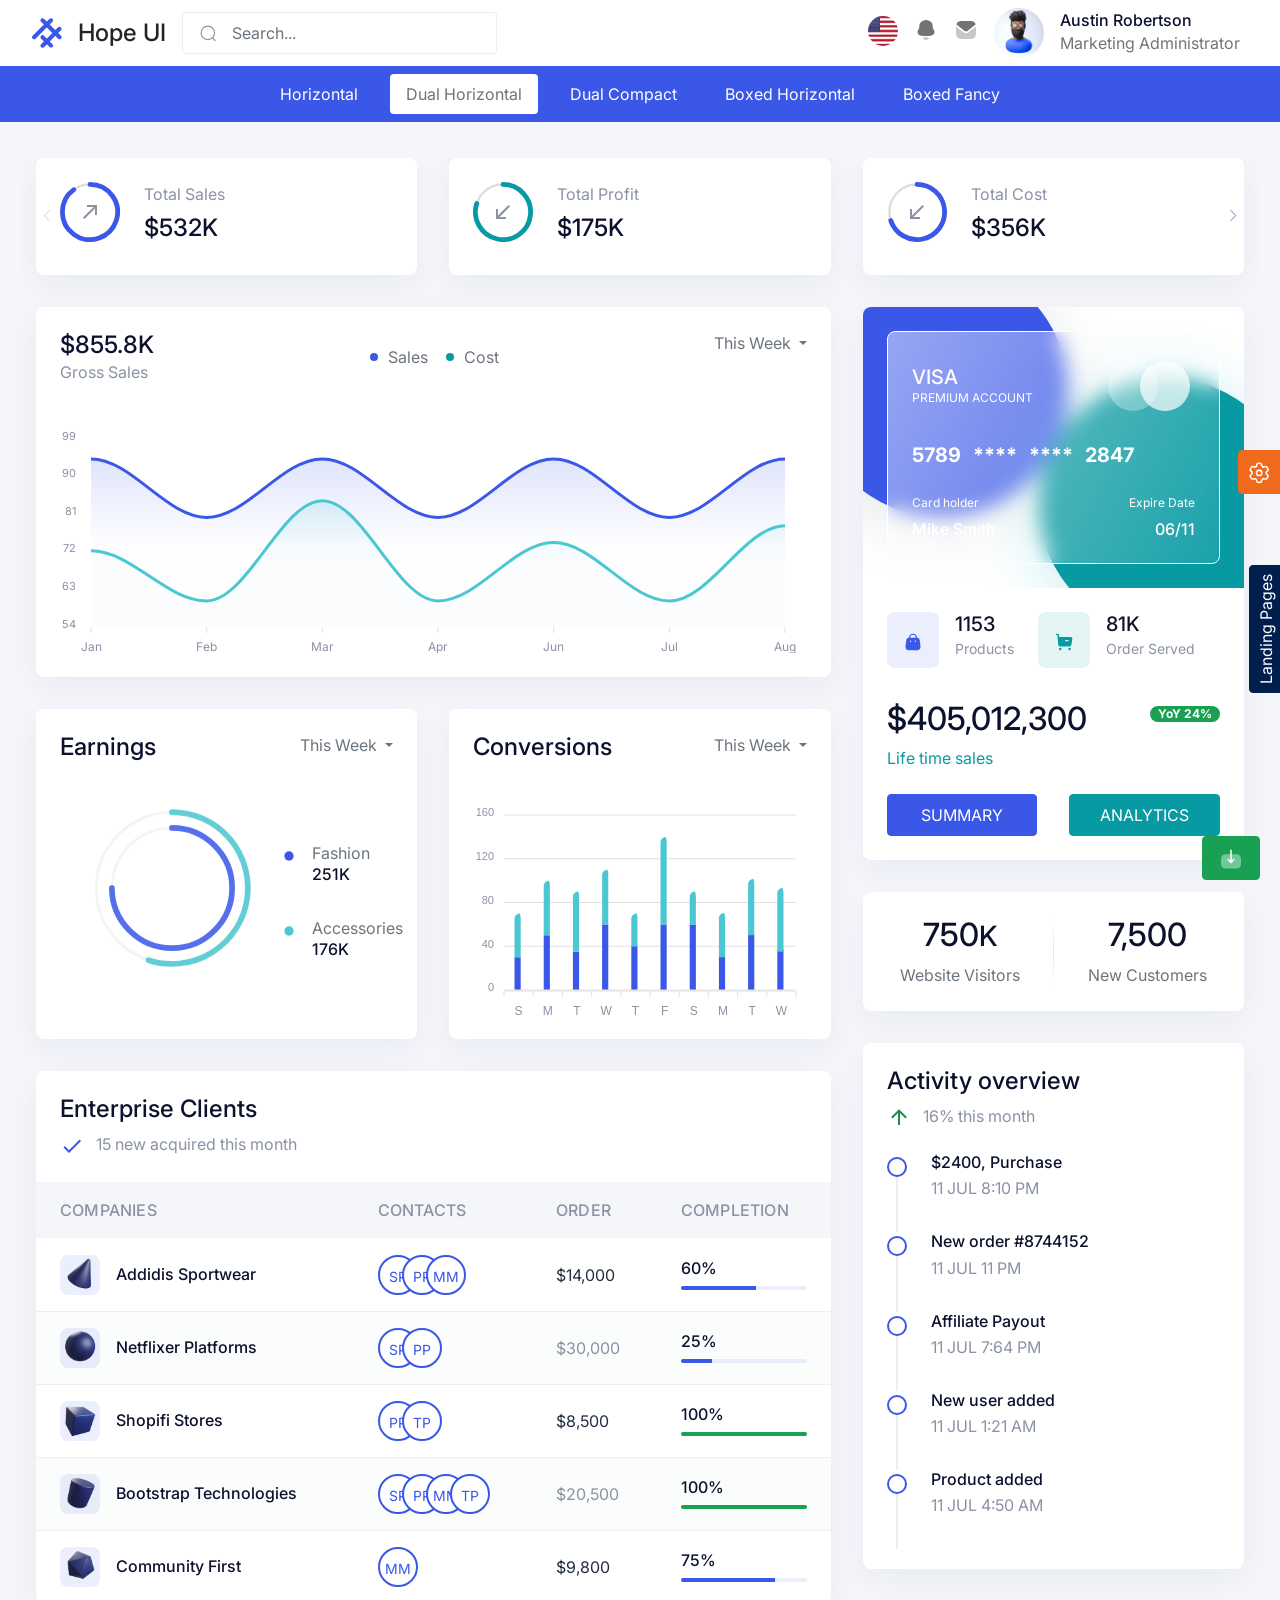
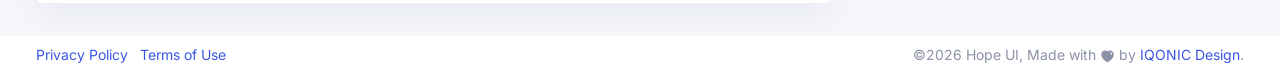
<file: dashboard/index-dual-horizontal.html>
<!doctype html>
<html lang="en" dir="ltr">
  <head>
    <meta charset="utf-8">
      <meta name="viewport" content="width=device-width, initial-scale=1, shrink-to-fit=no">
      <title>Hope UI | Responsive Bootstrap 5 Admin Dashboard Template</title>
      
      <!-- Favicon -->
      <link rel="shortcut icon" href="../assets/images/favicon.ico">
      
      <!-- Library / Plugin Css Build -->
      <link rel="stylesheet" href="../assets/css/core/libs.min.css">
      
      
      <!-- Hope Ui Design System Css -->
      <link rel="stylesheet" href="../assets/css/hope-ui.min.css?v=4.0.0">
      
      <!-- Custom Css -->
      <link rel="stylesheet" href="../assets/css/custom.min.css?v=4.0.0">
      
      <!-- Dark Css -->
      <link rel="stylesheet" href="../assets/css/dark.min.css">
      
      <!-- Customizer Css -->
      <link rel="stylesheet" href="../assets/css/customizer.min.css">
      
      <!-- RTL Css -->
      <link rel="stylesheet" href="../assets/css/rtl.min.css">
      
      
  </head>
  <body class="  ">
    <span class="screen-darken"></span>
    <!-- loader Start -->
    <div id="loading">
      <div class="loader simple-loader">
          <div class="loader-body">
          </div>
      </div>    </div>
    <!-- loader END -->
    <main class="main-content">
      <!--Nav Start-->
      <nav class="nav navbar navbar-expand-lg navbar-light iq-navbar">
        <div class="container-fluid navbar-inner">
           <button data-trigger="navbar_main" class="d-xl-none btn btn-primary rounded-pill p-1 pt-0" type="button">
            <svg width="20px" class="icon-20" viewBox="0 0 24 24">
              <path fill="currentColor" d="M4,11V13H16L10.5,18.5L11.92,19.92L19.84,12L11.92,4.08L10.5,5.5L16,11H4Z"></path>
          </svg>
          </button>
          <a href="../dashboard/index.html" class="navbar-brand">
              <!--Logo start-->
              <svg class="icon-30 text-primary" width="30" class="text-primary" viewBox="0 0 30 30" fill="none" xmlns="http://www.w3.org/2000/svg">
                  <rect x="-0.757324" y="19.2427" width="28" height="4" rx="2" transform="rotate(-45 -0.757324 19.2427)" fill="currentColor"></rect>
                  <rect x="7.72803" y="27.728" width="28" height="4" rx="2" transform="rotate(-45 7.72803 27.728)" fill="currentColor"></rect>
                  <rect x="10.5366" y="16.3945" width="16" height="4" rx="2" transform="rotate(45 10.5366 16.3945)" fill="currentColor"></rect>
                  <rect x="10.5562" y="-0.556152" width="28" height="4" rx="2" transform="rotate(45 10.5562 -0.556152)" fill="currentColor"></rect>
              </svg>
              <!--logo End-->        <h4 class="logo-title">Hope UI</h4>
          </a>
          <div class="input-group search-input">
            <span class="input-group-text" id="search-input">
              <svg class="icon-18" width="18" viewBox="0 0 24 24" fill="none" xmlns="http://www.w3.org/2000/svg">
                  <circle cx="11.7669" cy="11.7666" r="8.98856" stroke="currentColor" stroke-width="1.5" stroke-linecap="round" stroke-linejoin="round"></circle>
                  <path d="M18.0186 18.4851L21.5426 22" stroke="currentColor" stroke-width="1.5" stroke-linecap="round" stroke-linejoin="round"></path>
              </svg>
            </span>
            <input type="search" class="form-control" placeholder="Search...">
          </div>
          <button class="navbar-toggler" type="button" data-bs-toggle="collapse" data-bs-target="#navbarSupportedContent" aria-controls="navbarSupportedContent" aria-expanded="false" aria-label="Toggle navigation">
            <span class="navbar-toggler-icon">
                <span class="navbar-toggler-bar bar1 mt-2"></span>
                <span class="navbar-toggler-bar bar2"></span>
                <span class="navbar-toggler-bar bar3"></span>
              </span>
          </button>
          <div class="collapse navbar-collapse" id="navbarSupportedContent">
            <ul class="navbar-nav ms-auto  navbar-list mb-2 mb-lg-0">
                <li class="nav-item dropdown">
                  <a href="#" class="search-toggle nav-link" id="dropdownMenuButton2" data-bs-toggle="dropdown" aria-haspopup="true" aria-expanded="false">
                  <img src="../assets/images/Flag/flag001.png" class="img-fluid rounded-circle" alt="user" style="height: 30px; min-width: 30px; width: 30px;">
                  <span class="bg-primary"></span>
                  </a>
                  <div class="sub-drop dropdown-menu dropdown-menu-end p-0" aria-labelledby="dropdownMenuButton2">
                      <div class="card shadow-none m-0 border-0">
                          <div class=" p-0 ">
                              <ul class="list-group list-group-flush p-0">
                                  <li class="iq-sub-card list-group-item"><a class="p-0" href="#"><img src="../assets/images/Flag/flag-03.png" alt="img-flaf" class="img-fluid me-2" style="width: 15px;height: 15px;min-width: 15px;">Spanish</a></li>
                                  <li class="iq-sub-card list-group-item"><a class="p-0" href="#"><img src="../assets/images/Flag/flag-04.png" alt="img-flaf" class="img-fluid me-2" style="width: 15px;height: 15px;min-width: 15px;">Italian</a></li>
                                  <li class="iq-sub-card list-group-item"><a class="p-0" href="#"><img src="../assets/images/Flag/flag-02.png" alt="img-flaf" class="img-fluid me-2" style="width: 15px;height: 15px;min-width: 15px;">French</a></li>
                                  <li class="iq-sub-card list-group-item"><a class="p-0" href="#"><img src="../assets/images/Flag/flag-05.png" alt="img-flaf" class="img-fluid me-2" style="width: 15px;height: 15px;min-width: 15px;">German</a></li>
                                  <li class="iq-sub-card list-group-item"><a class="p-0" href="#"><img src="../assets/images/Flag/flag-06.png" alt="img-flaf" class="img-fluid me-2" style="width: 15px;height: 15px;min-width: 15px;">Japanese</a></li>
                              </ul>
                          </div>
                      </div>
                  </div>
              </li>
              <li class="nav-item dropdown">
                <a href="#" class="nav-link" id="notification-drop" data-bs-toggle="dropdown">
                    <svg class="icon-24" width="24" viewBox="0 0 24 24" fill="none" xmlns="http://www.w3.org/2000/svg">
                      <path d="M19.7695 11.6453C19.039 10.7923 18.7071 10.0531 18.7071 8.79716V8.37013C18.7071 6.73354 18.3304 5.67907 17.5115 4.62459C16.2493 2.98699 14.1244 2 12.0442 2H11.9558C9.91935 2 7.86106 2.94167 6.577 4.5128C5.71333 5.58842 5.29293 6.68822 5.29293 8.37013V8.79716C5.29293 10.0531 4.98284 10.7923 4.23049 11.6453C3.67691 12.2738 3.5 13.0815 3.5 13.9557C3.5 14.8309 3.78723 15.6598 4.36367 16.3336C5.11602 17.1413 6.17846 17.6569 7.26375 17.7466C8.83505 17.9258 10.4063 17.9933 12.0005 17.9933C13.5937 17.9933 15.165 17.8805 16.7372 17.7466C17.8215 17.6569 18.884 17.1413 19.6363 16.3336C20.2118 15.6598 20.5 14.8309 20.5 13.9557C20.5 13.0815 20.3231 12.2738 19.7695 11.6453Z" fill="currentColor"></path>
                      <path opacity="0.4" d="M14.0088 19.2283C13.5088 19.1215 10.4627 19.1215 9.96275 19.2283C9.53539 19.327 9.07324 19.5566 9.07324 20.0602C9.09809 20.5406 9.37935 20.9646 9.76895 21.2335L9.76795 21.2345C10.2718 21.6273 10.8632 21.877 11.4824 21.9667C11.8123 22.012 12.1482 22.01 12.4901 21.9667C13.1083 21.877 13.6997 21.6273 14.2036 21.2345L14.2026 21.2335C14.5922 20.9646 14.8734 20.5406 14.8983 20.0602C14.8983 19.5566 14.4361 19.327 14.0088 19.2283Z" fill="currentColor"></path>
                    </svg>
                    <span class="bg-danger dots"></span>
                </a>
                <div class="sub-drop dropdown-menu dropdown-menu-end p-0" aria-labelledby="notification-drop">
                    <div class="card shadow-none m-0">
                      <div class="card-header d-flex justify-content-between bg-primary py-3">
                          <div class="header-title">
                            <h5 class="mb-0 text-white">All Notifications</h5>
                          </div>
                      </div>
                      <div class="card-body p-0">
                          <a href="#" class="iq-sub-card">
                            <div class="d-flex align-items-center">
                                <img class="avatar-40 rounded-pill bg-soft-primary p-1" src="../assets/images/shapes/01.png" alt="">
                                <div class="ms-3 w-100">
                                  <h6 class="mb-0 ">Emma Watson Bni</h6>
                                  <div class="d-flex justify-content-between align-items-center">
                                      <p class="mb-0">95 MB</p>
                                      <small class="float-end font-size-12">Just Now</small>
                                  </div>
                                </div>
                            </div>
                          </a>
                          <a href="#" class="iq-sub-card">
                            <div class="d-flex align-items-center">
                                <div class="">
                                  <img class="avatar-40 rounded-pill bg-soft-primary p-1" src="../assets/images/shapes/02.png" alt="">
                                </div>
                                <div class="ms-3 w-100">
                                  <h6 class="mb-0 ">New customer is join</h6>
                                  <div class="d-flex justify-content-between align-items-center">
                                      <p class="mb-0">Cyst Bni</p>
                                      <small class="float-end font-size-12">5 days ago</small>
                                  </div>
                                </div>
                            </div>
                          </a>
                          <a href="#" class="iq-sub-card">
                            <div class="d-flex align-items-center">
                                <img class="avatar-40 rounded-pill bg-soft-primary p-1" src="../assets/images/shapes/03.png" alt="">
                                <div class="ms-3 w-100">
                                  <h6 class="mb-0 ">Two customer is left</h6>
                                  <div class="d-flex justify-content-between align-items-center">
                                      <p class="mb-0">Cyst Bni</p>
                                      <small class="float-end font-size-12">2 days ago</small>
                                  </div>
                                </div>
                            </div>
                          </a>
                          <a href="#" class="iq-sub-card">
                            <div class="d-flex align-items-center">
                                <img class="avatar-40 rounded-pill bg-soft-primary p-1" src="../assets/images/shapes/04.png" alt="">
                                <div class="w-100 ms-3">
                                  <h6 class="mb-0 ">New Mail from Fenny</h6>
                                  <div class="d-flex justify-content-between align-items-center">
                                      <p class="mb-0">Cyst Bni</p>
                                      <small class="float-end font-size-12">3 days ago</small>
                                  </div>
                                </div>
                            </div>
                          </a>
                      </div>
                    </div>
                </div>
              </li>
              <li class="nav-item dropdown">
                <a href="#" class="nav-link" id="mail-drop" data-bs-toggle="dropdown" aria-haspopup="true" aria-expanded="false">
                  <svg class="icon-24" width="24" viewBox="0 0 24 24" fill="none" xmlns="http://www.w3.org/2000/svg">
                    <path opacity="0.4" d="M22 15.94C22 18.73 19.76 20.99 16.97 21H16.96H7.05C4.27 21 2 18.75 2 15.96V15.95C2 15.95 2.006 11.524 2.014 9.298C2.015 8.88 2.495 8.646 2.822 8.906C5.198 10.791 9.447 14.228 9.5 14.273C10.21 14.842 11.11 15.163 12.03 15.163C12.95 15.163 13.85 14.842 14.56 14.262C14.613 14.227 18.767 10.893 21.179 8.977C21.507 8.716 21.989 8.95 21.99 9.367C22 11.576 22 15.94 22 15.94Z" fill="currentColor"></path>
                    <path d="M21.4759 5.67351C20.6099 4.04151 18.9059 2.99951 17.0299 2.99951H7.04988C5.17388 2.99951 3.46988 4.04151 2.60388 5.67351C2.40988 6.03851 2.50188 6.49351 2.82488 6.75151L10.2499 12.6905C10.7699 13.1105 11.3999 13.3195 12.0299 13.3195C12.0339 13.3195 12.0369 13.3195 12.0399 13.3195C12.0429 13.3195 12.0469 13.3195 12.0499 13.3195C12.6799 13.3195 13.3099 13.1105 13.8299 12.6905L21.2549 6.75151C21.5779 6.49351 21.6699 6.03851 21.4759 5.67351Z" fill="currentColor"></path>
                  </svg>
                  <span class="bg-primary count-mail"></span>
                </a>
                <div class="sub-drop dropdown-menu dropdown-menu-end p-0" aria-labelledby="mail-drop">
                    <div class="card shadow-none m-0">
                      <div class="card-header d-flex justify-content-between bg-primary py-3">
                          <div class="header-title">
                            <h5 class="mb-0 text-white">All Message</h5>
                          </div>
                      </div>
                      <div class="card-body p-0 ">
                          <a href="#" class="iq-sub-card">
                            <div class="d-flex  align-items-center">
                                <div class="">
                                  <img class="avatar-40 rounded-pill bg-soft-primary p-1" src="../assets/images/shapes/01.png" alt="">
                                </div>
                                <div class="ms-3">
                                  <h6 class="mb-0 ">Bni Emma Watson</h6>
                                  <small class="float-start font-size-12">13 Jun</small>
                                </div>
                            </div>
                          </a>
                          <a href="#" class="iq-sub-card">
                            <div class="d-flex align-items-center">
                                <div class="">
                                  <img class="avatar-40 rounded-pill bg-soft-primary p-1" src="../assets/images/shapes/02.png" alt="">
                                </div>
                                <div class="ms-3">
                                  <h6 class="mb-0 ">Lorem Ipsum Watson</h6>
                                  <small class="float-start font-size-12">20 Apr</small>
                                </div>
                            </div>
                          </a>
                          <a href="#" class="iq-sub-card">
                            <div class="d-flex align-items-center">
                                <div class="">
                                  <img class="avatar-40 rounded-pill bg-soft-primary p-1" src="../assets/images/shapes/03.png" alt="">
                                </div>
                                <div class="ms-3">
                                  <h6 class="mb-0 ">Why do we use it?</h6>
                                  <small class="float-start font-size-12">30 Jun</small>
                                </div>
                            </div>
                          </a>
                          <a href="#" class="iq-sub-card">
                            <div class="d-flex align-items-center">
                                <div class="">
                                  <img class="avatar-40 rounded-pill bg-soft-primary p-1" src="../assets/images/shapes/04.png" alt="">
                                </div>
                                <div class="ms-3">
                                  <h6 class="mb-0 ">Variations Passages</h6>
                                  <small class="float-start font-size-12">12 Sep</small>
                                </div>
                            </div>
                          </a>
                          <a href="#" class="iq-sub-card">
                            <div class="d-flex align-items-center">
                                <div class="">
                                  <img class="avatar-40 rounded-pill bg-soft-primary p-1" src="../assets/images/shapes/05.png" alt="">
                                </div>
                                <div class="ms-3">
                                  <h6 class="mb-0 ">Lorem Ipsum generators</h6>
                                  <small class="float-start font-size-12">5 Dec</small>
                                </div>
                            </div>
                          </a>
                      </div>
                    </div>
                </div>
              </li>
              <li class="nav-item dropdown">
                <a class="nav-link py-0 d-flex align-items-center" href="#" id="navbarDropdown" role="button" data-bs-toggle="dropdown" aria-expanded="false">
                  <img src="../assets/images/avatars/01.png" alt="User-Profile" class="theme-color-default-img img-fluid avatar avatar-50 avatar-rounded">
                  <img src="../assets/images/avatars/avtar_1.png" alt="User-Profile" class="theme-color-purple-img img-fluid avatar avatar-50 avatar-rounded">
                  <img src="../assets/images/avatars/avtar_2.png" alt="User-Profile" class="theme-color-blue-img img-fluid avatar avatar-50 avatar-rounded">
                  <img src="../assets/images/avatars/avtar_4.png" alt="User-Profile" class="theme-color-green-img img-fluid avatar avatar-50 avatar-rounded">
                  <img src="../assets/images/avatars/avtar_5.png" alt="User-Profile" class="theme-color-yellow-img img-fluid avatar avatar-50 avatar-rounded">
                  <img src="../assets/images/avatars/avtar_3.png" alt="User-Profile" class="theme-color-pink-img img-fluid avatar avatar-50 avatar-rounded">
                  <div class="caption ms-3 d-none d-md-block ">
                      <h6 class="mb-0 caption-title">Austin Robertson</h6>
                      <p class="mb-0 caption-sub-title">Marketing Administrator</p>
                  </div>
                </a>
                <ul class="dropdown-menu dropdown-menu-end" aria-labelledby="navbarDropdown">
                  <li><a class="dropdown-item" href="../dashboard/app/user-profile.html">Profile</a></li>
                  <li><a class="dropdown-item" href="../dashboard/app/user-privacy-setting.html">Privacy Setting</a></li>
                  <li><hr class="dropdown-divider"></li>
                  <li><a class="dropdown-item" href="../dashboard/auth/sign-in.html">Logout</a></li>
                </ul>
              </li>
            </ul>
          </div>
        </div>
      </nav>
      <div class="navbar dual-horizontal">
        <!-- Horizontal Menu Start -->
        <nav id="navbar_main" class="mobile-offcanvas nav navbar navbar-expand-xl hover-nav horizontal-nav mx-md-auto">
        <div class="container-fluid">
           <div class="offcanvas-header px-0">
              <div class="navbar-brand ms-3">
                 
                 <!--Logo start-->
                 <div class="logo-main">
                     <div class="logo-normal">
                         <svg class="text-primary icon-30" viewBox="0 0 30 30" fill="none" xmlns="http://www.w3.org/2000/svg">
                             <rect x="-0.757324" y="19.2427" width="28" height="4" rx="2" transform="rotate(-45 -0.757324 19.2427)" fill="currentColor"/>
                             <rect x="7.72803" y="27.728" width="28" height="4" rx="2" transform="rotate(-45 7.72803 27.728)" fill="currentColor"/>
                             <rect x="10.5366" y="16.3945" width="16" height="4" rx="2" transform="rotate(45 10.5366 16.3945)" fill="currentColor"/>
                             <rect x="10.5562" y="-0.556152" width="28" height="4" rx="2" transform="rotate(45 10.5562 -0.556152)" fill="currentColor"/>
                         </svg>
                     </div>
                     <div class="logo-mini">
                         <svg class="text-primary icon-30" viewBox="0 0 30 30" fill="none" xmlns="http://www.w3.org/2000/svg">
                             <rect x="-0.757324" y="19.2427" width="28" height="4" rx="2" transform="rotate(-45 -0.757324 19.2427)" fill="currentColor"/>
                             <rect x="7.72803" y="27.728" width="28" height="4" rx="2" transform="rotate(-45 7.72803 27.728)" fill="currentColor"/>
                             <rect x="10.5366" y="16.3945" width="16" height="4" rx="2" transform="rotate(45 10.5366 16.3945)" fill="currentColor"/>
                             <rect x="10.5562" y="-0.556152" width="28" height="4" rx="2" transform="rotate(45 10.5562 -0.556152)" fill="currentColor"/>
                         </svg>
                     </div>
                 </div>
                 <!--logo End-->
                 
                 
                 
                 
                 <h4 class="logo-title">Hope UI</h4>
              </div>
              <button class="btn-close float-end"></button>
           </div>
           <ul class="navbar-nav">
              <li class="nav-item"><a class="nav-link " href="../dashboard/index-horizontal.html"> Horizontal </a></li>
              <li class="nav-item"><a class="nav-link active" href="../dashboard/index-dual-horizontal.html"> Dual Horizontal </a></li>
              <li class="nav-item"><a class="nav-link " href="../dashboard/index-dual-compact.html"><span class="item-name">Dual Compact</span></a></li>
              <li class="nav-item"><a class="nav-link " href="../dashboard/index-boxed.html"> Boxed Horizontal </a></li>
              <li class="nav-item"><a class="nav-link " href="../dashboard/index-boxed-fancy.html"> Boxed Fancy</a></li>
           </ul>
        </div> <!-- container-fluid.// -->
        </nav>
        <!-- Sidebar Menu End --></div>      <!--Nav End-->
      <div class="conatiner-fluid content-inner pb-0">
<div class="row">
   <div class="col-md-12 col-lg-12">
      <div class="row row-cols-1">
         <div class="d-slider1 overflow-hidden ">
            <ul  class="swiper-wrapper list-inline m-0 p-0 mb-2">
               <li class="swiper-slide card card-slide">
                  <div class="card-body">
                     <div class="progress-widget">
                        <div id="circle-progress-01" class="circle-progress-01 circle-progress circle-progress-primary text-center" data-min-value="0" data-max-value="100" data-value="90" data-type="percent">
                           <svg class="card-slie-arrow icon-24" width="24" viewBox="0 0 24 24">
                              <path fill="currentColor" d="M5,17.59L15.59,7H9V5H19V15H17V8.41L6.41,19L5,17.59Z" />
                           </svg>
                        </div>
                        <div class="progress-detail">
                           <p  class="mb-2">Total Sales</p>
                           <h4 class="counter">$560K</h4>
                        </div>
                     </div>
                  </div>
               </li>
               <li class="swiper-slide card card-slide">
                  <div class="card-body">
                     <div class="progress-widget">
                        <div id="circle-progress-02" class="circle-progress-01 circle-progress circle-progress-info text-center" data-min-value="0" data-max-value="100" data-value="80" data-type="percent">
                           <svg class="card-slie-arrow icon-24" width="24"  viewBox="0 0 24 24">
                              <path fill="currentColor" d="M19,6.41L17.59,5L7,15.59V9H5V19H15V17H8.41L19,6.41Z" />
                           </svg>
                        </div>
                        <div class="progress-detail">
                           <p  class="mb-2">Total Profit</p>
                           <h4 class="counter">$185K</h4>
                        </div>
                     </div>
                  </div>
               </li>
               <li class="swiper-slide card card-slide">
                  <div class="card-body">
                     <div class="progress-widget">
                        <div id="circle-progress-03" class="circle-progress-01 circle-progress circle-progress-primary text-center" data-min-value="0" data-max-value="100" data-value="70" data-type="percent">
                           <svg class="card-slie-arrow icon-24 " width="24" viewBox="0 0 24 24">
                              <path fill="currentColor" d="M19,6.41L17.59,5L7,15.59V9H5V19H15V17H8.41L19,6.41Z" />
                           </svg>
                        </div>
                        <div class="progress-detail">
                           <p  class="mb-2">Total Cost</p>
                           <h4 class="counter">$375K</h4>
                        </div>
                     </div>
                  </div>
               </li>
               <li class="swiper-slide card card-slide">
                  <div class="card-body">
                     <div class="progress-widget">
                        <div id="circle-progress-04" class="circle-progress-01 circle-progress circle-progress-info text-center" data-min-value="0" data-max-value="100" data-value="60" data-type="percent">
                           <svg class="card-slie-arrow icon-24" width="24px"  viewBox="0 0 24 24">
                              <path fill="currentColor" d="M5,17.59L15.59,7H9V5H19V15H17V8.41L6.41,19L5,17.59Z" />
                           </svg>
                        </div>
                        <div class="progress-detail">
                           <p  class="mb-2">Revenue</p>
                           <h4 class="counter">$742K</h4>
                        </div>
                     </div>
                  </div>
               </li>
               <li class="swiper-slide card card-slide">
                  <div class="card-body">
                     <div class="progress-widget">
                        <div id="circle-progress-05" class="circle-progress-01 circle-progress circle-progress-primary text-center" data-min-value="0" data-max-value="100" data-value="50" data-type="percent">
                           <svg class="card-slie-arrow icon-24" width="24px"  viewBox="0 0 24 24">
                              <path fill="currentColor" d="M5,17.59L15.59,7H9V5H19V15H17V8.41L6.41,19L5,17.59Z" />
                           </svg>
                        </div>
                        <div class="progress-detail">
                           <p  class="mb-2">Net Income</p>
                           <h4 class="counter">$150K</h4>
                        </div>
                     </div>
                  </div>
               </li>
               <li class="swiper-slide card card-slide">
                  <div class="card-body">
                     <div class="progress-widget">
                        <div id="circle-progress-06" class="circle-progress-01 circle-progress circle-progress-info text-center" data-min-value="0" data-max-value="100" data-value="40" data-type="percent">
                           <svg class="card-slie-arrow icon-24" width="24" viewBox="0 0 24 24">
                              <path fill="currentColor" d="M19,6.41L17.59,5L7,15.59V9H5V19H15V17H8.41L19,6.41Z" />
                           </svg>
                        </div>
                        <div class="progress-detail">
                           <p  class="mb-2">Today</p>
                           <h4 class="counter">$4600</h4>
                        </div>
                     </div>
                  </div>
               </li>
               <li class="swiper-slide card card-slide">
                  <div class="card-body">
                     <div class="progress-widget">
                        <div id="circle-progress-07" class="circle-progress-01 circle-progress circle-progress-primary text-center" data-min-value="0" data-max-value="100" data-value="30" data-type="percent">
                           <svg class="card-slie-arrow icon-24" width="24" viewBox="0 0 24 24">
                              <path fill="currentColor" d="M19,6.41L17.59,5L7,15.59V9H5V19H15V17H8.41L19,6.41Z" />
                           </svg>
                        </div>
                        <div class="progress-detail">
                           <p  class="mb-2">Members</p>
                           <h4 class="counter">11.2M</h4>
                        </div>
                     </div>
                  </div>
               </li>
            </ul>
            <div class="swiper-button swiper-button-next"></div>
            <div class="swiper-button swiper-button-prev"></div>
         </div>
      </div>
   </div>
   <div class="col-md-12 col-lg-8">
      <div class="row">
         <div class="col-md-12">
            <div class="card">
               <div class="card-header d-flex justify-content-between flex-wrap">
                  <div class="header-title">
                     <h4 class="card-title">$855.8K</h4>
                     <p class="mb-0">Gross Sales</p>          
                  </div>
                  <div class="d-flex align-items-center align-self-center">
                     <div class="d-flex align-items-center text-primary">
                        <svg class="12" xmlns="http://www.w3.org/2000/svg" width="12" viewBox="0 0 24 24" fill="currentColor">
                           <g>
                              <circle cx="12" cy="12" r="8" fill="currentColor"></circle>
                           </g>
                        </svg>
                        <div class="ms-2">
                           <span class="text-gray">Sales</span>
                        </div>
                     </div>
                     <div class="d-flex align-items-center ms-3 text-info">
                        <svg class="12" xmlns="http://www.w3.org/2000/svg" width="12" viewBox="0 0 24 24" fill="currentColor">
                           <g>
                              <circle cx="12" cy="12" r="8" fill="currentColor"></circle>
                           </g>
                        </svg>
                        <div class="ms-2">
                           <span class="text-gray">Cost</span>
                        </div>
                     </div>
                  </div>
                  <div class="dropdown">
                     <a href="#" class="text-gray dropdown-toggle" id="dropdownMenuButton22" data-bs-toggle="dropdown" aria-expanded="false">
                     This Week
                     </a>
                     <ul class="dropdown-menu dropdown-menu-end" aria-labelledby="dropdownMenuButton22">
                        <li><a class="dropdown-item" href="#">This Week</a></li>
                        <li><a class="dropdown-item" href="#">This Month</a></li>
                        <li><a class="dropdown-item" href="#">This Year</a></li>
                     </ul>
                  </div>
               </div>
               <div class="card-body">
                  <div id="d-main" class="d-main"></div>
               </div>
            </div>
         </div>
         <div class="col-md-12 col-xl-6">
            <div class="card">
               <div class="card-header d-flex justify-content-between flex-wrap">
                  <div class="header-title">
                     <h4 class="card-title">Earnings</h4>            
                  </div>   
                  <div class="dropdown">
                     <a href="#" class="text-gray dropdown-toggle" id="dropdownMenuButton1" data-bs-toggle="dropdown" aria-expanded="false">
                        This Week
                     </a>
                     <ul class="dropdown-menu dropdown-menu-end" aria-labelledby="dropdownMenuButton1">
                        <li><a class="dropdown-item" href="#">This Week</a></li>
                        <li><a class="dropdown-item" href="#">This Month</a></li>
                        <li><a class="dropdown-item" href="#">This Year</a></li>
                     </ul>
                  </div>
               </div>
               <div class="card-body">
                  <div class="d-flex flex-wrap align-items-center justify-content-between">
                     <div id="myChart" class="col-md-8 col-lg-8 myChart"></div>
                     <div class="d-grid gap col-md-4 col-lg-4">
                        <div class="d-flex align-items-start">
                           <svg class="mt-2 icon-14" xmlns="http://www.w3.org/2000/svg" width="14" viewBox="0 0 24 24" fill="#3a57e8">
                              <g>
                                 <circle cx="12" cy="12" r="8" fill="#3a57e8"></circle>
                              </g>
                           </svg>
                           <div class="ms-3">
                              <span class="text-gray">Fashion</span>
                              <h6>251K</h6>
                           </div>
                        </div>
                        <div class="d-flex align-items-start">
                           <svg class="mt-2 icon-14" xmlns="http://www.w3.org/2000/svg" width="14" viewBox="0 0 24 24" fill="#4bc7d2">
                              <g>
                                 <circle cx="12" cy="12" r="8" fill="#4bc7d2"></circle>
                              </g>
                           </svg>
                           <div class="ms-3">
                              <span class="text-gray">Accessories</span>
                              <h6>176K</h6>
                           </div>
                        </div>
                     </div>
                  </div>
               </div>
            </div>
         </div>
         <div class="col-md-12 col-xl-6">
            <div class="card">
               <div class="card-header d-flex justify-content-between flex-wrap">
                  <div class="header-title">
                     <h4 class="card-title">Conversions</h4>            
                  </div>
                  <div class="dropdown">
                     <a href="#" class="text-gray dropdown-toggle" id="dropdownMenuButton3" data-bs-toggle="dropdown" aria-expanded="false">
                        This Week
                     </a>
                     <ul class="dropdown-menu dropdown-menu-end" aria-labelledby="dropdownMenuButton3">
                        <li><a class="dropdown-item" href="#">This Week</a></li>
                        <li><a class="dropdown-item" href="#">This Month</a></li>
                        <li><a class="dropdown-item" href="#">This Year</a></li>
                     </ul>
                  </div>
               </div>
               <div class="card-body">
                  <div id="d-activity" class="d-activity"></div>
               </div>
            </div>
         </div>         
         <div class="col-md-12 col-lg-12">
            <div class="card overflow-hidden">
               <div class="card-header d-flex justify-content-between flex-wrap">
                  <div class="header-title">
                     <h4 class="card-title mb-2">Enterprise Clients</h4>
                     <p class="mb-0">
                        <svg class ="me-2 icon-24" width="24" height="24" viewBox="0 0 24 24">
                           <path fill="#3a57e8" d="M21,7L9,19L3.5,13.5L4.91,12.09L9,16.17L19.59,5.59L21,7Z" />
                        </svg>
                        15 new acquired this month
                     </p>            
                  </div>
               </div>
               <div class="card-body p-0">
                  <div class="table-responsive mt-4">
                     <table id="basic-table" class="table table-striped mb-0" role="grid">
                        <thead>
                           <tr>
                              <th>COMPANIES</th>
                              <th>CONTACTS</th>
                              <th>ORDER</th>
                              <th>COMPLETION</th>
                           </tr>
                        </thead>
                        <tbody>
                           <tr>
                              <td>
                                 <div class="d-flex align-items-center">
                                    <img class="bg-soft-primary rounded img-fluid avatar-40 me-3" src="../assets/images/shapes/01.png" alt="profile">
                                    <h6>Addidis Sportwear</h6>
                                 </div>
                              </td>
                              <td>
                                 <div class="iq-media-group iq-media-group-1">
                                    <a href="#" class="iq-media-1">
                                       <div class="icon iq-icon-box-3 rounded-pill">SP</div>
                                    </a>
                                    <a href="#" class="iq-media-1">
                                       <div class="icon iq-icon-box-3 rounded-pill">PP</div>
                                    </a>
                                    <a href="#" class="iq-media-1">
                                       <div class="icon iq-icon-box-3 rounded-pill">MM</div>
                                    </a>
                                 </div>
                              </td>
                              <td>$14,000</td>
                              <td>
                                 <div class="d-flex align-items-center mb-2">
                                    <h6>60%</h6>
                                 </div>
                                 <div class="progress bg-soft-primary shadow-none w-100" style="height: 4px">
                                    <div class="progress-bar bg-primary" data-toggle="progress-bar" role="progressbar" aria-valuenow="60" aria-valuemin="0" aria-valuemax="100"></div>
                                 </div>
                              </td>
                           </tr>
                           <tr>
                              <td>
                                 <div class="d-flex align-items-center">
                                    <img class="bg-soft-primary rounded img-fluid avatar-40 me-3" src="../assets/images/shapes/05.png" alt="profile">
                                    <h6>Netflixer Platforms</h6>
                                 </div>
                              </td>
                              <td>
                                 <div class="iq-media-group iq-media-group-1">
                                    <a href="#" class="iq-media-1">
                                       <div class="icon iq-icon-box-3 rounded-pill">SP</div>
                                    </a>
                                    <a href="#" class="iq-media-1">
                                       <div class="icon iq-icon-box-3 rounded-pill">PP</div>
                                    </a>
                                 </div>
                              </td>
                              <td>$30,000</td>
                              <td>
                                 <div class="d-flex align-items-center mb-2">
                                    <h6>25%</h6>
                                 </div>
                                 <div class="progress bg-soft-primary shadow-none w-100" style="height: 4px">
                                    <div class="progress-bar bg-primary" data-toggle="progress-bar" role="progressbar" aria-valuenow="25" aria-valuemin="0" aria-valuemax="100"></div>
                                 </div>
                              </td>
                           </tr>
                           <tr>
                              <td>
                                 <div class="d-flex align-items-center">
                                    <img class="bg-soft-primary rounded img-fluid avatar-40 me-3" src="../assets/images/shapes/02.png" alt="profile">
                                    <h6>Shopifi Stores</h6>
                                 </div>
                              </td>
                              <td>                                 
                                 <div class="iq-media-group iq-media-group-1">
                                    <a href="#" class="iq-media-1">
                                       <div class="icon iq-icon-box-3 rounded-pill">PP</div>
                                    </a>
                                    <a href="#" class="iq-media-1">
                                       <div class="icon iq-icon-box-3 rounded-pill">TP</div>
                                    </a>
                                 </div>
                              </td>
                              <td>$8,500</td>
                              <td>
                                 <div class="d-flex align-items-center mb-2">
                                    <h6>100%</h6>
                                 </div>
                                 <div class="progress bg-soft-success shadow-none w-100" style="height: 4px">
                                    <div class="progress-bar bg-success" data-toggle="progress-bar" role="progressbar" aria-valuenow="100" aria-valuemin="0" aria-valuemax="100"></div>
                                 </div>
                              </td>
                           </tr>
                           <tr>
                              <td>
                                 <div class="d-flex align-items-center">
                                    <img class="bg-soft-primary rounded img-fluid avatar-40 me-3" src="../assets/images/shapes/03.png" alt="profile">
                                    <h6>Bootstrap Technologies</h6>
                                 </div>
                              </td>
                              <td>
                                 <div class="iq-media-group iq-media-group-1">
                                    <a href="#" class="iq-media-1">
                                       <div class="icon iq-icon-box-3 rounded-pill">SP</div>
                                    </a>
                                    <a href="#" class="iq-media-1">
                                       <div class="icon iq-icon-box-3 rounded-pill">PP</div>
                                    </a>
                                    <a href="#" class="iq-media-1">
                                       <div class="icon iq-icon-box-3 rounded-pill">MM</div>
                                    </a>
                                    <a href="#" class="iq-media-1">
                                       <div class="icon iq-icon-box-3 rounded-pill">TP</div>
                                    </a>
                                 </div>
                              </td>
                              <td>$20,500</td>
                              <td>
                                 <div class="d-flex align-items-center mb-2">
                                    <h6>100%</h6>
                                 </div>
                                 <div class="progress bg-soft-success shadow-none w-100" style="height: 4px">
                                    <div class="progress-bar bg-success" data-toggle="progress-bar" role="progressbar" aria-valuenow="100" aria-valuemin="0" aria-valuemax="100"></div>
                                 </div>
                              </td>
                           </tr>
                           <tr>
                              <td>
                                 <div class="d-flex align-items-center">
                                    <img class="bg-soft-primary rounded img-fluid avatar-40 me-3" src="../assets/images/shapes/04.png" alt="profile">
                                    <h6>Community First</h6>
                                 </div>
                              </td>
                              <td>
                                 <div class="iq-media-group iq-media-group-1">
                                    <a href="#" class="iq-media-1">
                                       <div class="icon iq-icon-box-3 rounded-pill">MM</div>
                                    </a>
                                 </div>
                              </td>
                              <td>$9,800</td>
                              <td>
                                 <div class="d-flex align-items-center mb-2">
                                    <h6>75%</h6>
                                 </div>
                                 <div class="progress bg-soft-primary shadow-none w-100" style="height: 4px">
                                    <div class="progress-bar bg-primary" data-toggle="progress-bar" role="progressbar" aria-valuenow="75" aria-valuemin="0" aria-valuemax="100"></div>
                                 </div>
                              </td>
                           </tr>
                        </tbody>
                     </table>
                  </div>
               </div>
            </div>
         </div>
      </div>
   </div>
   <div class="col-md-12 col-lg-4">
      <div class="row">
         <div class="col-md-12 col-lg-12">
            <div class="card credit-card-widget">
               <div class="card-header pb-4 border-0">
                  <div class="p-4 primary-gradient-card rounded border border-white">
                     <div class="d-flex justify-content-between align-items-center">
                        <div>
                           <h5 class="font-weight-bold">VISA </h5>
                           <P class="mb-0">PREMIUM ACCOUNT</P>  
                        </div>
                        <div class="master-card-content">
                           <svg class="master-card-1 icon-60" width="60"  viewBox="0 0 24 24">
                              <path fill="#ffffff" d="M12,2A10,10 0 0,0 2,12A10,10 0 0,0 12,22A10,10 0 0,0 22,12A10,10 0 0,0 12,2Z" />
                           </svg>
                           <svg class="master-card-2 icon-60" width="60"  viewBox="0 0 24 24">
                              <path fill="#ffffff" d="M12,2A10,10 0 0,0 2,12A10,10 0 0,0 12,22A10,10 0 0,0 22,12A10,10 0 0,0 12,2Z" />
                           </svg>
                        </div>
                     </div>
                     <div class="my-4">
                        <div class="card-number">
                           <span class="fs-5 me-2">5789</span>
                           <span class="fs-5 me-2">****</span>
                           <span class="fs-5 me-2">****</span>
                           <span class="fs-5">2847</span>
                        </div>
                     </div>
                     <div class="d-flex align-items-center mb-2 justify-content-between">
                        <p class="mb-0">Card holder</p>
                        <p class="mb-0">Expire Date</p>
                     </div>
                     <div class="d-flex align-items-center justify-content-between">
                        <h6>Mike Smith</h6>
                        <h6 class="ms-5">06/11</h6>
                     </div>
                  </div>
               </div>
               <div class="card-body">
                  <div class="d-flex align-itmes-center flex-wrap  mb-4">
                     <div class="d-flex align-itmes-center me-0 me-md-4">
                        <div>
                           <div class="p-3 mb-2 rounded bg-soft-primary">
                              <svg class="icon-20" width="20" viewBox="0 0 24 24" fill="none" xmlns="http://www.w3.org/2000/svg">
                              <path fill-rule="evenodd" clip-rule="evenodd" d="M16.9303 7C16.9621 6.92913 16.977 6.85189 16.9739 6.77432H17C16.8882 4.10591 14.6849 2 12.0049 2C9.325 2 7.12172 4.10591 7.00989 6.77432C6.9967 6.84898 6.9967 6.92535 7.00989 7H6.93171C5.65022 7 4.28034 7.84597 3.88264 10.1201L3.1049 16.3147C2.46858 20.8629 4.81062 22 7.86853 22H16.1585C19.2075 22 21.4789 20.3535 20.9133 16.3147L20.1444 10.1201C19.676 7.90964 18.3503 7 17.0865 7H16.9303ZM15.4932 7C15.4654 6.92794 15.4506 6.85153 15.4497 6.77432C15.4497 4.85682 13.8899 3.30238 11.9657 3.30238C10.0416 3.30238 8.48184 4.85682 8.48184 6.77432C8.49502 6.84898 8.49502 6.92535 8.48184 7H15.4932ZM9.097 12.1486C8.60889 12.1486 8.21321 11.7413 8.21321 11.2389C8.21321 10.7366 8.60889 10.3293 9.097 10.3293C9.5851 10.3293 9.98079 10.7366 9.98079 11.2389C9.98079 11.7413 9.5851 12.1486 9.097 12.1486ZM14.002 11.2389C14.002 11.7413 14.3977 12.1486 14.8858 12.1486C15.3739 12.1486 15.7696 11.7413 15.7696 11.2389C15.7696 10.7366 15.3739 10.3293 14.8858 10.3293C14.3977 10.3293 14.002 10.7366 14.002 11.2389Z" fill="currentColor"></path>                                            
                              </svg>
                           </div>
                        </div>
                        <div class="ms-3">
                           <h5>1153</h5>
                           <small class="mb-0">Products</small>
                        </div>
                     </div>
                     <div class="d-flex align-itmes-center">
                        <div>
                           <div class="p-3 mb-2 rounded bg-soft-info">
                              <svg class="icon-20" width="20" viewBox="0 0 24 24" fill="none" xmlns="http://www.w3.org/2000/svg">
                                 <path fill-rule="evenodd" clip-rule="evenodd" d="M14.1213 11.2331H16.8891C17.3088 11.2331 17.6386 10.8861 17.6386 10.4677C17.6386 10.0391 17.3088 9.70236 16.8891 9.70236H14.1213C13.7016 9.70236 13.3719 10.0391 13.3719 10.4677C13.3719 10.8861 13.7016 11.2331 14.1213 11.2331ZM20.1766 5.92749C20.7861 5.92749 21.1858 6.1418 21.5855 6.61123C21.9852 7.08067 22.0551 7.7542 21.9652 8.36549L21.0159 15.06C20.8361 16.3469 19.7569 17.2949 18.4879 17.2949H7.58639C6.25742 17.2949 5.15828 16.255 5.04837 14.908L4.12908 3.7834L2.62026 3.51807C2.22057 3.44664 1.94079 3.04864 2.01073 2.64043C2.08068 2.22305 2.47038 1.94649 2.88006 2.00874L5.2632 2.3751C5.60293 2.43735 5.85274 2.72207 5.88272 3.06905L6.07257 5.35499C6.10254 5.68257 6.36234 5.92749 6.68209 5.92749H20.1766ZM7.42631 18.9079C6.58697 18.9079 5.9075 19.6018 5.9075 20.459C5.9075 21.3061 6.58697 22 7.42631 22C8.25567 22 8.93514 21.3061 8.93514 20.459C8.93514 19.6018 8.25567 18.9079 7.42631 18.9079ZM18.6676 18.9079C17.8282 18.9079 17.1487 19.6018 17.1487 20.459C17.1487 21.3061 17.8282 22 18.6676 22C19.4969 22 20.1764 21.3061 20.1764 20.459C20.1764 19.6018 19.4969 18.9079 18.6676 18.9079Z" fill="currentColor"></path>                                            
                              </svg>                                        
                           </div>
                        </div>
                        <div class="ms-3">
                           <h5>81K</h5>
                           <small class="mb-0">Order Served</small>
                        </div>
                     </div>
                  </div>
                  <div class="mb-4">
                     <div class="d-flex justify-content-between flex-wrap">
                        <h2 class="mb-2">$405,012,300</h2>
                        <div>
                           <span class="badge bg-success rounded-pill">YoY 24%</span>
                        </div>
                     </div>
                     <p class="text-info">Life time sales</p>
                  </div>
                  <div class="d-grid grid-cols-2 gap">
                     <button class="btn btn-primary text-uppercase">SUMMARY</button>
                     <button class="btn btn-info text-uppercase">ANALYTICS</button>
                  </div>
               </div>
            </div>
            <div class="card">
               <div class="card-body d-flex justify-content-around text-center">
                  <div>
                     <h2 class="mb-2">750<small>K</small></h2>
                     <p class="mb-0 text-gray">Website Visitors</p>
                  </div>
                  <hr class="hr-vertial">
                  <div>
                     <h2 class="mb-2">7,500</h2>
                     <p class="mb-0 text-gray">New Customers</p>
                  </div>
               </div>
            </div> 
         </div>
         <div class="col-md-12 col-lg-12">
            <div class="card">
               <div class="card-header d-flex justify-content-between flex-wrap">
                  <div class="header-title">
                     <h4 class="card-title mb-2">Activity overview</h4>
                     <p class="mb-0">
                        <svg class ="me-2 icon-24" width="24"  viewBox="0 0 24 24">
                           <path fill="#17904b" d="M13,20H11V8L5.5,13.5L4.08,12.08L12,4.16L19.92,12.08L18.5,13.5L13,8V20Z" />
                        </svg>
                        16% this month
                     </p>
                  </div>
               </div>
               <div class="card-body">
                  <div class=" d-flex profile-media align-items-top mb-2">
                     <div class="profile-dots-pills border-primary mt-1"></div>
                     <div class="ms-4">
                        <h6 class=" mb-1">$2400, Purchase</h6>
                        <span class="mb-0">11 JUL 8:10 PM</span>
                     </div>
                  </div>
                  <div class=" d-flex profile-media align-items-top mb-2">
                     <div class="profile-dots-pills border-primary mt-1"></div>
                     <div class="ms-4">
                        <h6 class=" mb-1">New order #8744152</h6>
                        <span class="mb-0">11 JUL 11 PM</span>
                     </div>
                  </div>
                  <div class=" d-flex profile-media align-items-top mb-2">
                     <div class="profile-dots-pills border-primary mt-1"></div>
                     <div class="ms-4">
                        <h6 class=" mb-1">Affiliate Payout</h6>
                        <span class="mb-0">11 JUL 7:64 PM</span>
                     </div>
                  </div>
                  <div class=" d-flex profile-media align-items-top mb-2">
                     <div class="profile-dots-pills border-primary mt-1"></div>
                     <div class="ms-4">
                        <h6 class=" mb-1">New user added</h6>
                        <span class="mb-0">11 JUL 1:21 AM</span>
                     </div>
                  </div>
                  <div class=" d-flex profile-media align-items-top mb-1">
                     <div class="profile-dots-pills border-primary mt-1"></div>
                     <div class="ms-4">
                        <h6 class=" mb-1">Product added</h6>
                        <span class="mb-0">11 JUL 4:50 AM</span>
                     </div>
                  </div>
               </div>
            </div>
         </div>
      </div>
   </div> 
</div>
      </div>
      <div class="btn-download">
          <a class="btn btn-success px-3 py-2" href="https://iqonic.design/product/admin-templates/hope-ui-admin-free-open-source-bootstrap-admin-template/" target="_blank" >
              <svg class="icon-24"  width="24" viewBox="0 0 24 24" fill="none" xmlns="http://www.w3.org/2000/svg">
                  <path opacity="0.4" d="M17.554 7.29614C20.005 7.29614 22 9.35594 22 11.8876V16.9199C22 19.4453 20.01 21.5 17.564 21.5L6.448 21.5C3.996 21.5 2 19.4412 2 16.9096V11.8773C2 9.35181 3.991 7.29614 6.438 7.29614H7.378L17.554 7.29614Z" fill="currentColor"></path>
                  <path d="M12.5464 16.0374L15.4554 13.0695C15.7554 12.7627 15.7554 12.2691 15.4534 11.9634C15.1514 11.6587 14.6644 11.6597 14.3644 11.9654L12.7714 13.5905L12.7714 3.2821C12.7714 2.85042 12.4264 2.5 12.0004 2.5C11.5754 2.5 11.2314 2.85042 11.2314 3.2821L11.2314 13.5905L9.63742 11.9654C9.33742 11.6597 8.85043 11.6587 8.54843 11.9634C8.39743 12.1168 8.32142 12.3168 8.32142 12.518C8.32142 12.717 8.39743 12.9171 8.54643 13.0695L11.4554 16.0374C11.6004 16.1847 11.7964 16.268 12.0004 16.268C12.2054 16.268 12.4014 16.1847 12.5464 16.0374Z" fill="currentColor"></path>
              </svg>
          </a>
      </div>
      <!-- Footer Section Start -->
      <footer class="footer">
          <div class="footer-body">
              <ul class="left-panel list-inline mb-0 p-0">
                  <li class="list-inline-item"><a href="../dashboard/extra/privacy-policy.html">Privacy Policy</a></li>
                  <li class="list-inline-item"><a href="../dashboard/extra/terms-of-service.html">Terms of Use</a></li>
              </ul>
              <div class="right-panel">
                  ©<script>document.write(new Date().getFullYear())</script> Hope UI, Made with
                  <span class="">
                      <svg class="icon-15" width="15" viewBox="0 0 24 24" fill="none" xmlns="http://www.w3.org/2000/svg">
                          <path fill-rule="evenodd" clip-rule="evenodd" d="M15.85 2.50065C16.481 2.50065 17.111 2.58965 17.71 2.79065C21.401 3.99065 22.731 8.04065 21.62 11.5806C20.99 13.3896 19.96 15.0406 18.611 16.3896C16.68 18.2596 14.561 19.9196 12.28 21.3496L12.03 21.5006L11.77 21.3396C9.48102 19.9196 7.35002 18.2596 5.40102 16.3796C4.06102 15.0306 3.03002 13.3896 2.39002 11.5806C1.26002 8.04065 2.59002 3.99065 6.32102 2.76965C6.61102 2.66965 6.91002 2.59965 7.21002 2.56065H7.33002C7.61102 2.51965 7.89002 2.50065 8.17002 2.50065H8.28002C8.91002 2.51965 9.52002 2.62965 10.111 2.83065H10.17C10.21 2.84965 10.24 2.87065 10.26 2.88965C10.481 2.96065 10.69 3.04065 10.89 3.15065L11.27 3.32065C11.3618 3.36962 11.4649 3.44445 11.554 3.50912C11.6104 3.55009 11.6612 3.58699 11.7 3.61065C11.7163 3.62028 11.7329 3.62996 11.7496 3.63972C11.8354 3.68977 11.9247 3.74191 12 3.79965C13.111 2.95065 14.46 2.49065 15.85 2.50065ZM18.51 9.70065C18.92 9.68965 19.27 9.36065 19.3 8.93965V8.82065C19.33 7.41965 18.481 6.15065 17.19 5.66065C16.78 5.51965 16.33 5.74065 16.18 6.16065C16.04 6.58065 16.26 7.04065 16.68 7.18965C17.321 7.42965 17.75 8.06065 17.75 8.75965V8.79065C17.731 9.01965 17.8 9.24065 17.94 9.41065C18.08 9.58065 18.29 9.67965 18.51 9.70065Z" fill="currentColor"></path>
                      </svg>
                  </span> by <a href="https://iqonic.design/">IQONIC Design</a>.
              </div>
          </div>
      </footer>
      <!-- Footer Section End -->    </main>
    <!-- Wrapper End-->
      <a class="btn btn-fixed-end btn-warning btn-icon btn-setting" data-bs-toggle="offcanvas" data-bs-target="#offcanvasExample" role="button" aria-controls="offcanvasExample">
      <svg width="24" viewBox="0 0 24 24" class="animated-rotate icon-24" fill="none" xmlns="http://www.w3.org/2000/svg">
          <path fill-rule="evenodd" clip-rule="evenodd" d="M20.8064 7.62361L20.184 6.54352C19.6574 5.6296 18.4905 5.31432 17.5753 5.83872V5.83872C17.1397 6.09534 16.6198 6.16815 16.1305 6.04109C15.6411 5.91402 15.2224 5.59752 14.9666 5.16137C14.8021 4.88415 14.7137 4.56839 14.7103 4.24604V4.24604C14.7251 3.72922 14.5302 3.2284 14.1698 2.85767C13.8094 2.48694 13.3143 2.27786 12.7973 2.27808H11.5433C11.0367 2.27807 10.5511 2.47991 10.1938 2.83895C9.83644 3.19798 9.63693 3.68459 9.63937 4.19112V4.19112C9.62435 5.23693 8.77224 6.07681 7.72632 6.0767C7.40397 6.07336 7.08821 5.98494 6.81099 5.82041V5.82041C5.89582 5.29601 4.72887 5.61129 4.20229 6.52522L3.5341 7.62361C3.00817 8.53639 3.31916 9.70261 4.22975 10.2323V10.2323C4.82166 10.574 5.18629 11.2056 5.18629 11.8891C5.18629 12.5725 4.82166 13.2041 4.22975 13.5458V13.5458C3.32031 14.0719 3.00898 15.2353 3.5341 16.1454V16.1454L4.16568 17.2346C4.4124 17.6798 4.82636 18.0083 5.31595 18.1474C5.80554 18.2866 6.3304 18.2249 6.77438 17.976V17.976C7.21084 17.7213 7.73094 17.6516 8.2191 17.7822C8.70725 17.9128 9.12299 18.233 9.37392 18.6717C9.53845 18.9489 9.62686 19.2646 9.63021 19.587V19.587C9.63021 20.6435 10.4867 21.5 11.5433 21.5H12.7973C13.8502 21.5001 14.7053 20.6491 14.7103 19.5962V19.5962C14.7079 19.088 14.9086 18.6 15.2679 18.2407C15.6272 17.8814 16.1152 17.6807 16.6233 17.6831C16.9449 17.6917 17.2594 17.7798 17.5387 17.9394V17.9394C18.4515 18.4653 19.6177 18.1544 20.1474 17.2438V17.2438L20.8064 16.1454C21.0615 15.7075 21.1315 15.186 21.001 14.6964C20.8704 14.2067 20.55 13.7894 20.1108 13.5367V13.5367C19.6715 13.284 19.3511 12.8666 19.2206 12.3769C19.09 11.8873 19.16 11.3658 19.4151 10.928C19.581 10.6383 19.8211 10.3982 20.1108 10.2323V10.2323C21.0159 9.70289 21.3262 8.54349 20.8064 7.63277V7.63277V7.62361Z" stroke="currentColor" stroke-width="1.5" stroke-linecap="round" stroke-linejoin="round"></path>
          <circle cx="12.1747" cy="11.8891" r="2.63616" stroke="currentColor" stroke-width="1.5" stroke-linecap="round" stroke-linejoin="round"></circle>
      </svg>
    </a>
         <a class="btn btn-fixed-end btn-secondary btn-icon btn-dashboard" href="../landing-pages/index.html">
      Landing Pages
    </a>
    <!-- offcanvas start -->
    <div class="offcanvas offcanvas-end" tabindex="-1" id="offcanvasExample" data-bs-scroll="true" data-bs-backdrop="true" aria-labelledby="offcanvasExampleLabel">
      <div class="offcanvas-header">
        <div class="d-flex align-items-center">
          <h3 class="offcanvas-title me-3" id="offcanvasExampleLabel">Settings</h3>
        </div>
        <button type="button" class="btn-close text-reset" data-bs-dismiss="offcanvas" aria-label="Close"></button>
      </div>
      <div class="offcanvas-body data-scrollbar">
        <div class="row">
          <div class="col-lg-12">
             <h5 class="mb-3">Scheme</h5>
            <div class="d-grid gap-3 grid-cols-3 mb-4">
              <div class="btn btn-border" data-setting="color-mode" data-name="color" data-value="auto">
                  <svg class="icon-20" width="20" viewBox="0 0 24 24" fill="none" xmlns="http://www.w3.org/2000/svg">
                      <path fill="currentColor" d="M7,2V13H10V22L17,10H13L17,2H7Z" />
                  </svg>
                <span class="ms-2 "> Auto </span>
              </div>
    
               <div class="btn btn-border" data-setting="color-mode" data-name="color" data-value="dark">
                 <svg class="icon-20" width="20" viewBox="0 0 24 24" fill="none" xmlns="http://www.w3.org/2000/svg">
                      <path fill="currentColor" d="M9,2C7.95,2 6.95,2.16 6,2.46C10.06,3.73 13,7.5 13,12C13,16.5 10.06,20.27 6,21.54C6.95,21.84 7.95,22 9,22A10,10 0 0,0 19,12A10,10 0 0,0 9,2Z" />
                  </svg>
                <span class="ms-2 "> Dark  </span>
              </div>
               <div class="btn btn-border active" data-setting="color-mode" data-name="color" data-value="light">
                  <svg class="icon-20" width="20" viewBox="0 0 24 24" fill="none" xmlns="http://www.w3.org/2000/svg">
                    <path fill="currentColor" d="M12,8A4,4 0 0,0 8,12A4,4 0 0,0 12,16A4,4 0 0,0 16,12A4,4 0 0,0 12,8M12,18A6,6 0 0,1 6,12A6,6 0 0,1 12,6A6,6 0 0,1 18,12A6,6 0 0,1 12,18M20,8.69V4H15.31L12,0.69L8.69,4H4V8.69L0.69,12L4,15.31V20H8.69L12,23.31L15.31,20H20V15.31L23.31,12L20,8.69Z" />
                </svg>
                <span class="ms-2 "> Light</span>
              </div>
            </div>
            <hr class="hr-horizontal"> 
            <div class="d-flex align-items-center justify-content-between">
            <h5 class="mt-4 mb-3">Color Customizer</h5>
            <button class="btn btn-transparent p-0 border-0" data-value="theme-color-default" data-info="#079aa2" data-setting="color-mode1" data-name="color" data-bs-toggle="tooltip" data-bs-placement="top" title="" data-bs-original-title="Default">
              <svg class="icon-18" width="18"  viewBox="0 0 24 24" fill="none" xmlns="http://www.w3.org/2000/svg">
                <path d="M21.4799 12.2424C21.7557 12.2326 21.9886 12.4482 21.9852 12.7241C21.9595 14.8075 21.2975 16.8392 20.0799 18.5506C18.7652 20.3986 16.8748 21.7718 14.6964 22.4612C12.518 23.1505 10.1711 23.1183 8.01299 22.3694C5.85488 21.6205 4.00382 20.196 2.74167 18.3126C1.47952 16.4293 0.875433 14.1905 1.02139 11.937C1.16734 9.68346 2.05534 7.53876 3.55018 5.82945C5.04501 4.12014 7.06478 2.93987 9.30193 2.46835C11.5391 1.99683 13.8711 2.2599 15.9428 3.2175L16.7558 1.91838C16.9822 1.55679 17.5282 1.62643 17.6565 2.03324L18.8635 5.85986C18.945 6.11851 18.8055 6.39505 18.549 6.48314L14.6564 7.82007C14.2314 7.96603 13.8445 7.52091 14.0483 7.12042L14.6828 5.87345C13.1977 5.18699 11.526 4.9984 9.92231 5.33642C8.31859 5.67443 6.8707 6.52052 5.79911 7.74586C4.72753 8.97119 4.09095 10.5086 3.98633 12.1241C3.8817 13.7395 4.31474 15.3445 5.21953 16.6945C6.12431 18.0446 7.45126 19.0658 8.99832 19.6027C10.5454 20.1395 12.2278 20.1626 13.7894 19.6684C15.351 19.1743 16.7062 18.1899 17.6486 16.8652C18.4937 15.6773 18.9654 14.2742 19.0113 12.8307C19.0201 12.5545 19.2341 12.3223 19.5103 12.3125L21.4799 12.2424Z" fill="#31BAF1"/>
                <path d="M20.0941 18.5594C21.3117 16.848 21.9736 14.8163 21.9993 12.7329C22.0027 12.4569 21.7699 12.2413 21.4941 12.2512L19.5244 12.3213C19.2482 12.3311 19.0342 12.5633 19.0254 12.8395C18.9796 14.283 18.5078 15.6861 17.6628 16.8739C16.7203 18.1986 15.3651 19.183 13.8035 19.6772C12.2419 20.1714 10.5595 20.1483 9.01246 19.6114C7.4654 19.0746 6.13845 18.0534 5.23367 16.7033C4.66562 15.8557 4.28352 14.9076 4.10367 13.9196C4.00935 18.0934 6.49194 21.37 10.008 22.6416C10.697 22.8908 11.4336 22.9852 12.1652 22.9465C13.075 22.8983 13.8508 22.742 14.7105 22.4699C16.8889 21.7805 18.7794 20.4073 20.0941 18.5594Z" fill="#0169CA"/>
              </svg>
            </button>
            </div>
            <div class="grid-cols-5 mb-4 d-grid gap-x-2">
              <div class="btn btn-border bg-transparent"  data-value="theme-color-blue"   data-info="#573BFF" data-setting="color-mode1" data-name="color" data-bs-toggle="tooltip" data-bs-placement="top" title="" data-bs-original-title="Theme-1">
              <svg  class="customizer-btn icon-32" xmlns="http://www.w3.org/2000/svg" viewBox="0 0 24 24" width="32" > <circle cx="12" cy="12" r="10" fill="#00C3F9" /> <path d="M2,12 a1,1 1 1,0 20,0" fill="#573BFF" /></svg>
              </div>
              <div class="btn btn-border bg-transparent" data-value="theme-color-gray" data-info="#FD8D00" data-setting="color-mode1" data-name="color" data-bs-toggle="tooltip" data-bs-placement="top" title="" data-bs-original-title="Theme-2">
              <svg  class="customizer-btn icon-32" xmlns="http://www.w3.org/2000/svg" viewBox="0 0 24 24" width="32" > <circle cx="12" cy="12" r="10" fill="#91969E" /> <path d="M2,12 a1,1 1 1,0 20,0" fill="#FD8D00" /></svg>
              </div>
              <div class="btn btn-border bg-transparent"  data-value="theme-color-red" data-info="#366AF0" data-setting="color-mode1" data-name="color" data-bs-toggle="tooltip" data-bs-placement="top" title="" data-bs-original-title="Theme-3">
              <svg  class="customizer-btn icon-32" xmlns="http://www.w3.org/2000/svg" viewBox="0 0 24 24" width="32" > <circle cx="12" cy="12" r="10" fill="#DB5363" /> <path d="M2,12 a1,1 1 1,0 20,0" fill="#366AF0" /></svg>
              </div>
              <div class="btn btn-border bg-transparent"  data-value="theme-color-yellow" data-info="#6410F1" data-setting="color-mode1" data-name="color" data-bs-toggle="tooltip" data-bs-placement="top" title="" data-bs-original-title="Theme-4">
              <svg  class="customizer-btn icon-32" xmlns="http://www.w3.org/2000/svg" viewBox="0 0 24 24" width="32" > <circle cx="12" cy="12" r="10" fill="#EA6A12" /> <path d="M2,12 a1,1 1 1,0 20,0" fill="#6410F1" /></svg>
              </div>
              <div class="btn btn-border bg-transparent"  data-value="theme-color-pink" data-info="#25C799" data-setting="color-mode1" data-name="color" data-bs-toggle="tooltip" data-bs-placement="top" title="" data-bs-original-title="Theme-5">
              <svg  class="customizer-btn icon-32" xmlns="http://www.w3.org/2000/svg" viewBox="0 0 24 24" width="32" > <circle cx="12" cy="12" r="10" fill="#E586B3" /> <path d="M2,12 a1,1 1 1,0 20,0" fill="#25C799" /></svg>
              </div>
              
            </div>
            <hr class="hr-horizontal">
            <h5 class="mb-3 mt-4">Scheme Direction</h5>
            <div class="d-grid gap-3 grid-cols-2 mb-4">
              <div class="text-center">
                <img src="../assets/images/settings/dark/01.png" alt="ltr" class="mode dark-img img-fluid btn-border p-0 flex-column active mb-2" data-setting="dir-mode" data-name="dir" data-value="ltr">
                <img src="../assets/images/settings/light/01.png" alt="ltr" class="mode light-img img-fluid btn-border p-0 flex-column active mb-2" data-setting="dir-mode" data-name="dir" data-value="ltr">
                <span class=" mt-2"> LTR </span>
              </div>
               <div class="text-center">
                 <img src="../assets/images/settings/dark/02.png" alt="" class="mode dark-img img-fluid btn-border p-0 flex-column mb-2" data-setting="dir-mode" data-name="dir" data-value="rtl">
                  <img src="../assets/images/settings/light/02.png" alt="" class="mode light-img img-fluid btn-border p-0 flex-column mb-2" data-setting="dir-mode" data-name="dir" data-value="rtl">
                  <span class="mt-2 "> RTL  </span>
              </div>
            </div>
            <hr class="hr-horizontal">
            <h5 class="mt-4 mb-3">Sidebar Color</h5>
            <div class="d-grid gap-3 grid-cols-2 mb-4">
              <div class="btn btn-border d-block" data-setting="sidebar" data-name="sidebar-color" data-value="sidebar-white">
                <span class=""> Default </span>
              </div>
              <div class="btn btn-border d-block" data-setting="sidebar" data-name="sidebar-color" data-value="sidebar-dark">
                <span class=""> Dark </span>
              </div>
              <div class="btn btn-border d-block" data-setting="sidebar" data-name="sidebar-color" data-value="sidebar-color">
                <span class=""> Color </span>
              </div>
              
              <div class="btn btn-border d-block" data-setting="sidebar" data-name="sidebar-color" data-value="sidebar-transparent">
                <span class=""> Transparent </span>
              </div>
            </div>
            <hr class="hr-horizontal">
            <h5 class="mt-4 mb-3">Sidebar Types</h5>
            <div class="d-grid gap-3 grid-cols-3 mb-4">
              <div class="text-center">
                <img src="../assets/images/settings/dark/03.png" alt="mini" class="mode dark-img img-fluid btn-border p-0 flex-column mb-2" data-setting="sidebar" data-name="sidebar-type" data-value="sidebar-mini">
                <img src="../assets/images/settings/light/03.png" alt="mini" class="mode light-img img-fluid btn-border p-0 flex-column mb-2" data-setting="sidebar" data-name="sidebar-type" data-value="sidebar-mini">
                <span class="mt-2">Mini</span>
              </div>
              <div class="text-center">
               <img src="../assets/images/settings/dark/04.png" alt="hover" class="mode dark-img img-fluid btn-border p-0 flex-column mb-2" data-setting="sidebar" data-name="sidebar-type" data-value="sidebar-hover" data-extra-value="sidebar-mini">
               <img src="../assets/images/settings/light/04.png" alt="hover" class="mode light-img img-fluid btn-border p-0 flex-column mb-2" data-setting="sidebar" data-name="sidebar-type" data-value="sidebar-hover" data-extra-value="sidebar-mini">
                <span class="mt-2">Hover</span>
              </div>
              <div class="text-center">
                 <img src="../assets/images/settings/dark/05.png" alt="boxed" class="mode dark-img img-fluid btn-border p-0 flex-column mb-2" data-setting="sidebar" data-name="sidebar-type" data-value="sidebar-boxed">
                 <img src="../assets/images/settings/light/05.png" alt="boxed" class="mode light-img img-fluid btn-border p-0 flex-column mb-2" data-setting="sidebar" data-name="sidebar-type" data-value="sidebar-boxed">
                <span class="mt-2">Boxed</span>
              </div>
            </div>
            <hr class="hr-horizontal">
            <h5 class="mt-4 mb-3">Sidebar Active Style</h5>
            <div class="d-grid gap-3 grid-cols-2 mb-4">
              <div class="text-center">
                <img src="../assets/images/settings/dark/06.png" alt="rounded-one-side" class="mode dark-img img-fluid btn-border p-0 flex-column mb-2" data-setting="sidebar" data-name="sidebar-item" data-value="navs-rounded">
                <img src="../assets/images/settings/light/06.png" alt="rounded-one-side" class="mode light-img img-fluid btn-border p-0 flex-column mb-2" data-setting="sidebar" data-name="sidebar-item" data-value="navs-rounded">
                <span class="mt-2">Rounded One Side</span>
              </div>
              <div class="text-center">
                <img src="../assets/images/settings/dark/07.png" alt="rounded-all" class="mode dark-img img-fluid btn-border p-0 flex-column active mb-2" data-setting="sidebar" data-name="sidebar-item" data-value="navs-rounded-all">
                <img src="../assets/images/settings/light/07.png" alt="rounded-all" class="mode light-img img-fluid btn-border p-0 flex-column active mb-2" data-setting="sidebar" data-name="sidebar-item" data-value="navs-rounded-all">
                <span class="mt-2">Rounded All</span>
              </div>
              <div class="text-center">
                 <img src="../assets/images/settings/dark/08.png" alt="pill-one-side" class="mode dark-img img-fluid btn-border p-0 flex-column mb-2" data-setting="sidebar" data-name="sidebar-item" data-value="navs-pill">
                 <img src="../assets/images/settings/light/09.png" alt="pill-one-side" class="mode light-img img-fluid btn-border p-0 flex-column mb-2" data-setting="sidebar" data-name="sidebar-item" data-value="navs-pill">
                <span class="mt-2">Pill One Side</span>
              </div>
              <div class="text-center">
                 <img src="../assets/images/settings/dark/09.png" alt="pill-all" class="mode dark-img img-fluid btn-border p-0 flex-column" data-setting="sidebar" data-name="sidebar-item" data-value="navs-pill-all">
                 <img src="../assets/images/settings/light/08.png" alt="pill-all" class="mode light-img img-fluid btn-border p-0 flex-column" data-setting="sidebar" data-name="sidebar-item" data-value="navs-pill-all">
                <span class="mt-2">Pill All</span>
              </div>
            </div>
            <hr class="hr-horizontal">
             <h5 class="mt-4 mb-3">Navbar Style</h5>
            <div class="d-grid gap-3 grid-cols-2 ">
              <div class=" text-center">
                <img src="../assets/images/settings/dark/11.png" alt="image" class="mode dark-img img-fluid btn-border p-0 flex-column mb-2" data-setting="navbar" data-target=".iq-navbar" data-name="navbar-type" data-value="nav-glass">
                <img src="../assets/images/settings/light/10.png" alt="image" class="mode light-img img-fluid btn-border p-0 flex-column mb-2" data-setting="navbar" data-target=".iq-navbar" data-name="navbar-type" data-value="nav-glass">
                <span class="mt-2">Glass</span>
              </div>
              <div class="text-center">
                 <img src="../assets/images/settings/dark/10.png" alt="color" class="mode dark-img img-fluid btn-border p-0 flex-column mb-2" data-setting="navbar" data-target=".iq-navbar-header" data-name="navbar-type" data-value="navs-bg-color">
                 <img src="../assets/images/settings/light/11.png" alt="color" class="mode light-img img-fluid btn-border p-0 flex-column mb-2" data-setting="navbar" data-target=".iq-navbar-header" data-name="navbar-type" data-value="navs-bg-color">
                <span class="mt-2">Color</span>
              </div>
              <div class=" text-center">
                 <img src="../assets/images/settings/dark/12.png" alt="sticky" class="mode dark-img img-fluid btn-border p-0 flex-column mb-2" data-setting="navbar" data-target=".iq-navbar" data-name="navbar-type" data-value="navs-sticky">
                 <img src="../assets/images/settings/light/12.png" alt="sticky" class="mode light-img img-fluid btn-border p-0 flex-column mb-2" data-setting="navbar" data-target=".iq-navbar" data-name="navbar-type" data-value="navs-sticky">
                <span class="mt-2">Sticky</span>
              </div>
              <div class="text-center">
                  <img src="../assets/images/settings/dark/13.png" alt="transparent" class="mode dark-img img-fluid btn-border p-0 flex-column mb-2" data-setting="navbar" data-target=".iq-navbar" data-name="navbar-type" data-value="navs-transparent">
                  <img src="../assets/images/settings/light/13.png" alt="transparent" class="mode light-img img-fluid btn-border p-0 flex-column mb-2" data-setting="navbar" data-target=".iq-navbar" data-name="navbar-type" data-value="navs-transparent">
                <span class="mt-2">Transparent</span>
              </div>
              <div class="btn btn-border active col-span-full mt-4 d-block" data-setting="navbar" data-name="navbar-default" data-value="default">
                <span class=""> Default Navbar</span>
              </div>
            </div>
          </div>
        </div>
      </div>
    </div>
    <!-- offcanvas END -->
    <!-- Library Bundle Script -->
    <script src="../assets/js/core/libs.min.js"></script>
    
    <!-- External Library Bundle Script -->
    <script src="../assets/js/core/external.min.js"></script>
    
    <!-- Widgetchart Script -->
    <script src="../assets/js/charts/widgetcharts.js"></script>
    
    <!-- mapchart Script -->
    <script src="../assets/js/charts/vectore-chart.js"></script>
    <script src="../assets/js/charts/dashboard.js" ></script>
    
    <!-- fslightbox Script -->
    <script src="../assets/js/plugins/fslightbox.js"></script>
    
    <!-- Settings Script -->
    <script src="../assets/js/plugins/setting.js"></script>
    
    <!-- Slider-tab Script -->
    <script src="../assets/js/plugins/slider-tabs.js"></script>
    
    <!-- Form Wizard Script -->
    <script src="../assets/js/plugins/form-wizard.js"></script>
    
    <!-- AOS Animation Plugin-->
    
    <!-- App Script -->
    <script src="../assets/js/hope-ui.js" defer></script>
    
    
  </body>
</html>
</file>
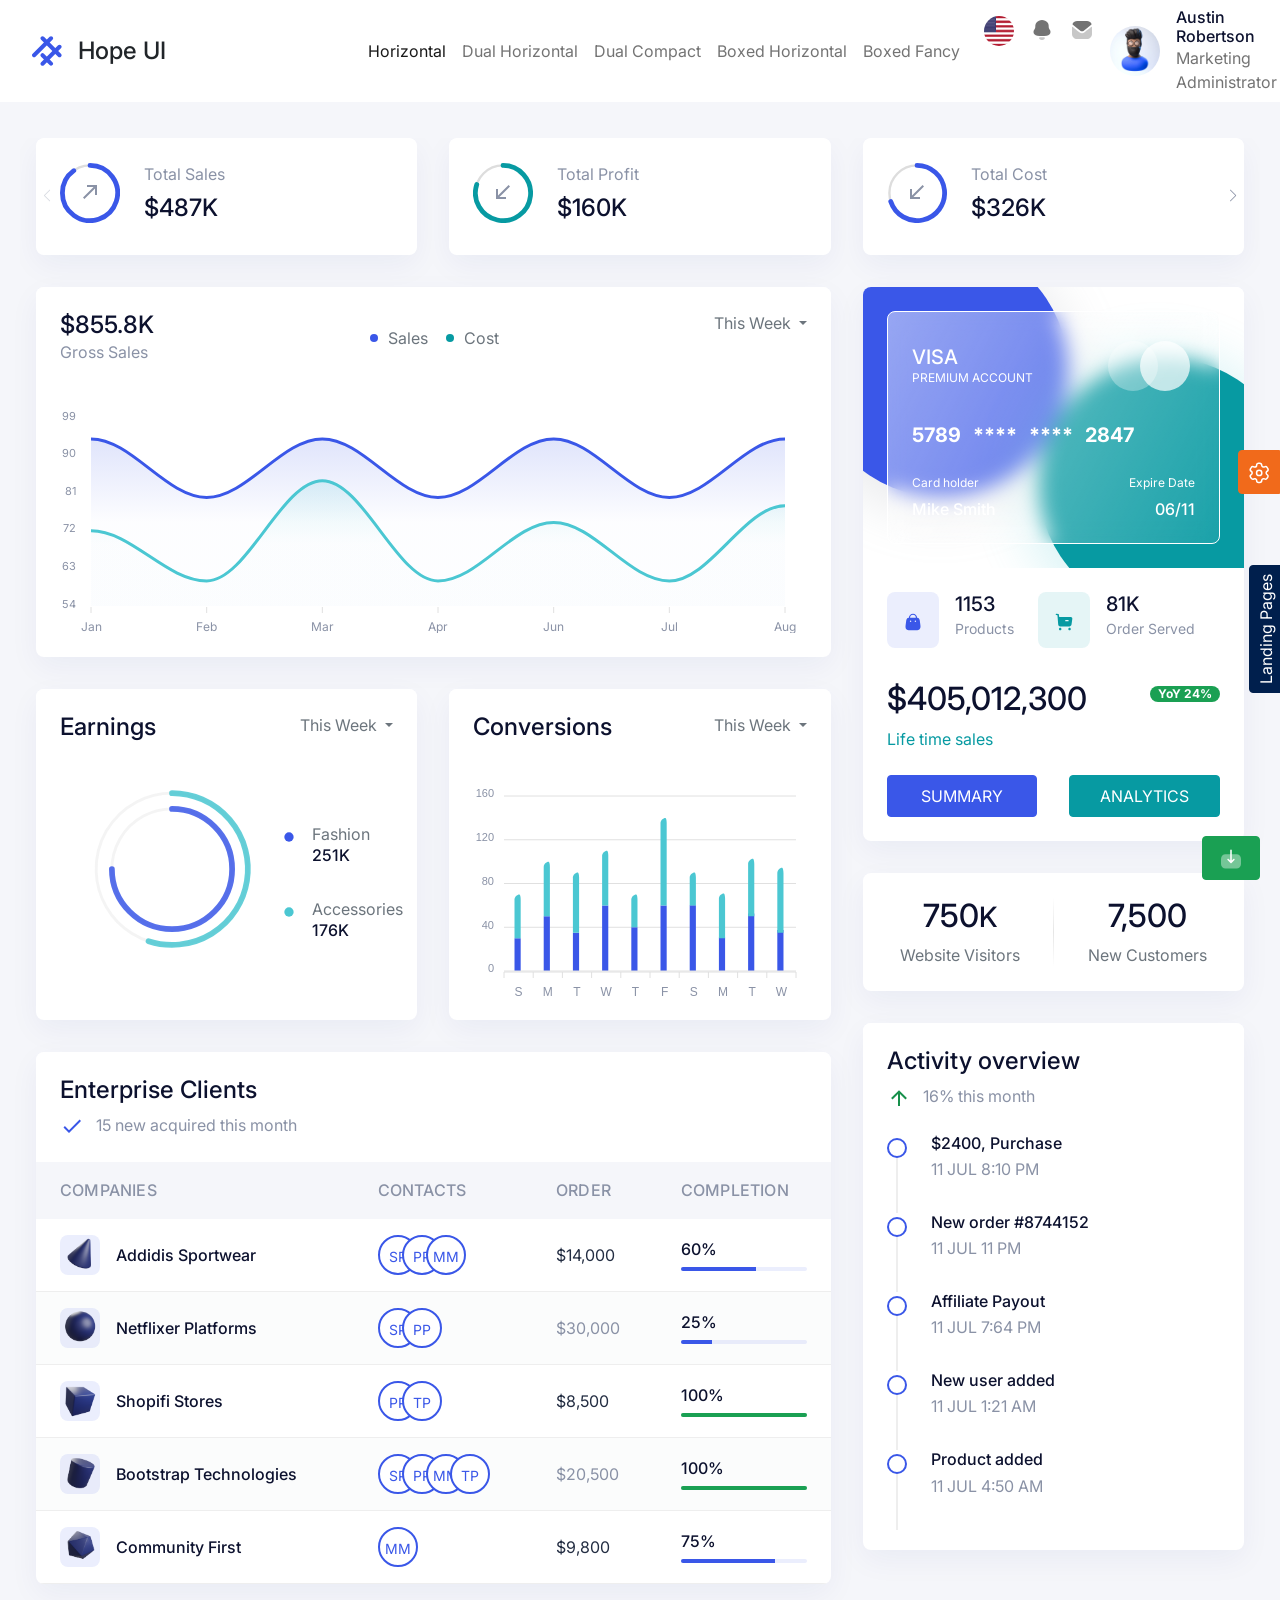
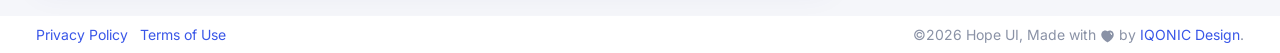
<file: dashboard/index-horizontal.html>
<!doctype html>
<html lang="en" dir="ltr">
  <head>
    <meta charset="utf-8">
      <meta name="viewport" content="width=device-width, initial-scale=1, shrink-to-fit=no">
      <title>Hope UI | Responsive Bootstrap 5 Admin Dashboard Template</title>
      
      <!-- Favicon -->
      <link rel="shortcut icon" href="../assets/images/favicon.ico">
      
      <!-- Library / Plugin Css Build -->
      <link rel="stylesheet" href="../assets/css/core/libs.min.css">
      
      
      <!-- Hope Ui Design System Css -->
      <link rel="stylesheet" href="../assets/css/hope-ui.min.css?v=4.0.0">
      
      <!-- Custom Css -->
      <link rel="stylesheet" href="../assets/css/custom.min.css?v=4.0.0">
      
      <!-- Dark Css -->
      <link rel="stylesheet" href="../assets/css/dark.min.css">
      
      <!-- Customizer Css -->
      <link rel="stylesheet" href="../assets/css/customizer.min.css">
      
      <!-- RTL Css -->
      <link rel="stylesheet" href="../assets/css/rtl.min.css">
      
      
  </head>
  <body class="  ">
    <span class="screen-darken"></span>
    <!-- loader Start -->
    <div id="loading">
      <div class="loader simple-loader">
          <div class="loader-body">
          </div>
      </div>    </div>
    <!-- loader END -->
    <main class="main-content">
      <!--Nav Start-->
      <nav class="nav navbar navbar-expand-xl navbar-light iq-navbar">
        <div class="container-fluid navbar-inner">
          <button data-trigger="navbar_main" class="d-xl-none btn btn-primary rounded-pill p-1 pt-0" type="button">
            <svg width="20px" class="icon-20" viewBox="0 0 24 24">
              <path fill="currentColor" d="M4,11V13H16L10.5,18.5L11.92,19.92L19.84,12L11.92,4.08L10.5,5.5L16,11H4Z"></path>
          </svg>
          </button>
          <div class="col-lg-2 col-lg-3 navbar-brand">
            <a href="../dashboard/index.html" class="navbar-brand">
              <!--Logo start-->
              <svg class="icon-30 text-primary" width="30" class="text-primary" viewBox="0 0 30 30" fill="none" xmlns="http://www.w3.org/2000/svg">
                  <rect x="-0.757324" y="19.2427" width="28" height="4" rx="2" transform="rotate(-45 -0.757324 19.2427)" fill="currentColor"></rect>
                  <rect x="7.72803" y="27.728" width="28" height="4" rx="2" transform="rotate(-45 7.72803 27.728)" fill="currentColor"></rect>
                  <rect x="10.5366" y="16.3945" width="16" height="4" rx="2" transform="rotate(45 10.5366 16.3945)" fill="currentColor"></rect>
                  <rect x="10.5562" y="-0.556152" width="28" height="4" rx="2" transform="rotate(45 10.5562 -0.556152)" fill="currentColor"></rect>
              </svg>
              <!--logo End-->        <h4 class="logo-title">Hope UI</h4>
          </a>
          </div>
          <!-- Horizontal Menu Start -->
          <nav id="navbar_main" class="mobile-offcanvas nav navbar navbar-expand-xl hover-nav horizontal-nav mx-md-auto">
          <div class="container-fluid">
             <div class="offcanvas-header px-0">
                <div class="navbar-brand ms-3">
                   
                   <!--Logo start-->
                   <div class="logo-main">
                       <div class="logo-normal">
                           <svg class="text-primary icon-30" viewBox="0 0 30 30" fill="none" xmlns="http://www.w3.org/2000/svg">
                               <rect x="-0.757324" y="19.2427" width="28" height="4" rx="2" transform="rotate(-45 -0.757324 19.2427)" fill="currentColor"/>
                               <rect x="7.72803" y="27.728" width="28" height="4" rx="2" transform="rotate(-45 7.72803 27.728)" fill="currentColor"/>
                               <rect x="10.5366" y="16.3945" width="16" height="4" rx="2" transform="rotate(45 10.5366 16.3945)" fill="currentColor"/>
                               <rect x="10.5562" y="-0.556152" width="28" height="4" rx="2" transform="rotate(45 10.5562 -0.556152)" fill="currentColor"/>
                           </svg>
                       </div>
                       <div class="logo-mini">
                           <svg class="text-primary icon-30" viewBox="0 0 30 30" fill="none" xmlns="http://www.w3.org/2000/svg">
                               <rect x="-0.757324" y="19.2427" width="28" height="4" rx="2" transform="rotate(-45 -0.757324 19.2427)" fill="currentColor"/>
                               <rect x="7.72803" y="27.728" width="28" height="4" rx="2" transform="rotate(-45 7.72803 27.728)" fill="currentColor"/>
                               <rect x="10.5366" y="16.3945" width="16" height="4" rx="2" transform="rotate(45 10.5366 16.3945)" fill="currentColor"/>
                               <rect x="10.5562" y="-0.556152" width="28" height="4" rx="2" transform="rotate(45 10.5562 -0.556152)" fill="currentColor"/>
                           </svg>
                       </div>
                   </div>
                   <!--logo End-->
                   
                   
                   
                   
                   <h4 class="logo-title">Hope UI</h4>
                </div>
                <button class="btn-close float-end"></button>
             </div>
             <ul class="navbar-nav">
                <li class="nav-item"><a class="nav-link active" href="../dashboard/index-horizontal.html"> Horizontal </a></li>
                <li class="nav-item"><a class="nav-link " href="../dashboard/index-dual-horizontal.html"> Dual Horizontal </a></li>
                <li class="nav-item"><a class="nav-link " href="../dashboard/index-dual-compact.html"><span class="item-name">Dual Compact</span></a></li>
                <li class="nav-item"><a class="nav-link " href="../dashboard/index-boxed.html"> Boxed Horizontal </a></li>
                <li class="nav-item"><a class="nav-link " href="../dashboard/index-boxed-fancy.html"> Boxed Fancy</a></li>
             </ul>
          </div> <!-- container-fluid.// -->
          </nav>
          <!-- Sidebar Menu End -->    <button class="navbar-toggler" type="button" data-bs-toggle="collapse" data-bs-target="#navbarSupportedContent" aria-controls="navbarSupportedContent" aria-expanded="false" aria-label="Toggle navigation">
             <span class="navbar-toggler-icon">
                <span class="navbar-toggler-bar bar1 mt-2"></span>
                <span class="navbar-toggler-bar bar2"></span>
                <span class="navbar-toggler-bar bar3"></span>
              </span>    
          </button>
          <div class="collapse navbar-collapse col-md-2" id="navbarSupportedContent">
            <ul class="navbar-nav ms-auto mb-2 mb-lg-0">
              <li class="nav-item dropdown">
                  <a href="#" class="search-toggle nav-link" id="dropdownMenuButton2" data-bs-toggle="dropdown" aria-haspopup="true" aria-expanded="false">
                  <img src="../assets/images/Flag/flag001.png" class="img-fluid rounded-circle" alt="user" style="height: 30px; min-width: 30px; width: 30px;">
                  <span class="bg-primary"></span>
                  </a>
                  <div class="sub-drop dropdown-menu dropdown-menu-end p-0" aria-labelledby="dropdownMenuButton2">
                      <div class="card shadow-none m-0 border-0">
                          <div class=" p-0 ">
                              <ul class="list-group list-group-flush">
                                  <li class="iq-sub-card list-group-item"><a class="p-0" href="#"><img src="../assets/images/Flag/flag-03.png" alt="img-flaf" class="img-fluid me-2" style="width: 15px;height: 15px;min-width: 15px;"/>Spanish</a></li>
                                  <li class="iq-sub-card list-group-item"><a class="p-0" href="#"><img src="../assets/images/Flag/flag-04.png" alt="img-flaf" class="img-fluid me-2" style="width: 15px;height: 15px;min-width: 15px;"/>Italian</a></li>
                                  <li class="iq-sub-card list-group-item"><a class="p-0" href="#"><img src="../assets/images/Flag/flag-02.png" alt="img-flaf" class="img-fluid me-2" style="width: 15px;height: 15px;min-width: 15px;"/>French</a></li>
                                  <li class="iq-sub-card list-group-item"><a class="p-0" href="#"><img src="../assets/images/Flag/flag-05.png" alt="img-flaf" class="img-fluid me-2" style="width: 15px;height: 15px;min-width: 15px;"/>German</a></li>
                                  <li class="iq-sub-card list-group-item"><a class="p-0" href="#"><img src="../assets/images/Flag/flag-06.png" alt="img-flaf" class="img-fluid me-2" style="width: 15px;height: 15px;min-width: 15px;"/>Japanese</a></li>
                              </ul>
                          </div>
                      </div>
                  </div>
              </li>
              <li class="nav-item dropdown">
                <a href="#"  class="nav-link" id="notification-drop" data-bs-toggle="dropdown" >
                    <svg class="icon-24" width="24" viewBox="0 0 24 24" fill="none" xmlns="http://www.w3.org/2000/svg">
                      <path d="M19.7695 11.6453C19.039 10.7923 18.7071 10.0531 18.7071 8.79716V8.37013C18.7071 6.73354 18.3304 5.67907 17.5115 4.62459C16.2493 2.98699 14.1244 2 12.0442 2H11.9558C9.91935 2 7.86106 2.94167 6.577 4.5128C5.71333 5.58842 5.29293 6.68822 5.29293 8.37013V8.79716C5.29293 10.0531 4.98284 10.7923 4.23049 11.6453C3.67691 12.2738 3.5 13.0815 3.5 13.9557C3.5 14.8309 3.78723 15.6598 4.36367 16.3336C5.11602 17.1413 6.17846 17.6569 7.26375 17.7466C8.83505 17.9258 10.4063 17.9933 12.0005 17.9933C13.5937 17.9933 15.165 17.8805 16.7372 17.7466C17.8215 17.6569 18.884 17.1413 19.6363 16.3336C20.2118 15.6598 20.5 14.8309 20.5 13.9557C20.5 13.0815 20.3231 12.2738 19.7695 11.6453Z" fill="currentColor"></path>
                      <path opacity="0.4" d="M14.0088 19.2283C13.5088 19.1215 10.4627 19.1215 9.96275 19.2283C9.53539 19.327 9.07324 19.5566 9.07324 20.0602C9.09809 20.5406 9.37935 20.9646 9.76895 21.2335L9.76795 21.2345C10.2718 21.6273 10.8632 21.877 11.4824 21.9667C11.8123 22.012 12.1482 22.01 12.4901 21.9667C13.1083 21.877 13.6997 21.6273 14.2036 21.2345L14.2026 21.2335C14.5922 20.9646 14.8734 20.5406 14.8983 20.0602C14.8983 19.5566 14.4361 19.327 14.0088 19.2283Z" fill="currentColor"></path>
                    </svg>
                    <span class="bg-danger dots"></span>
                </a>
                <div class="sub-drop dropdown-menu dropdown-menu-end p-0" aria-labelledby="notification-drop">
                    <div class="card shadow-none m-0">
                      <div class="card-header d-flex justify-content-between bg-primary py-3">
                          <div class="header-title">
                            <h5 class="mb-0 text-white">All Notifications</h5>
                          </div>
                      </div>
                      <div class="card-body p-0">
                          <a href="#" class="iq-sub-card">
                            <div class="d-flex align-items-center">
                                <img class="avatar-40 rounded-pill bg-soft-primary p-1" src="../assets/images/shapes/01.png" alt="">
                                <div class="ms-3 w-100">
                                  <h6 class="mb-0 ">Emma Watson Bni</h6>
                                  <div class="d-flex justify-content-between align-items-center">
                                      <p class="mb-0">95 MB</p>
                                      <small class="float-right font-size-12">Just Now</small>
                                  </div>
                                </div>
                            </div>
                          </a>
                          <a href="#" class="iq-sub-card">
                            <div class="d-flex align-items-center">
                                <div class="">
                                  <img class="avatar-40 rounded-pill bg-soft-primary p-1" src="../assets/images/shapes/02.png" alt="">
                                </div>
                                <div class="ms-3 w-100">
                                  <h6 class="mb-0 ">New customer is join</h6>
                                  <div class="d-flex justify-content-between align-items-center">
                                      <p class="mb-0">Cyst Bni</p>
                                      <small class="float-right font-size-12">5 days ago</small>
                                  </div>
                                </div>
                            </div>
                          </a>
                          <a href="#" class="iq-sub-card">
                            <div class="d-flex align-items-center">
                                <img class="avatar-40 rounded-pill bg-soft-primary p-1" src="../assets/images/shapes/03.png" alt="">
                                <div class="ms-3 w-100">
                                  <h6 class="mb-0 ">Two customer is left</h6>
                                  <div class="d-flex justify-content-between align-items-center">
                                      <p class="mb-0">Cyst Bni</p>
                                      <small class="float-right font-size-12">2 days ago</small>
                                  </div>
                                </div>
                            </div>
                          </a>
                          <a href="#" class="iq-sub-card">
                            <div class="d-flex align-items-center">
                                <img class="avatar-40 rounded-pill bg-soft-primary p-1" src="../assets/images/shapes/04.png" alt="">
                                <div class="w-100 ms-3">
                                  <h6 class="mb-0 ">New Mail from Fenny</h6>
                                  <div class="d-flex justify-content-between align-items-center">
                                      <p class="mb-0">Cyst Bni</p>
                                      <small class="float-right font-size-12">3 days ago</small>
                                  </div>
                                </div>
                            </div>
                          </a>
                      </div>
                    </div>
                </div>
              </li>
              <li class="nav-item dropdown">
                <a href="#" class="nav-link" id="mail-drop" data-bs-toggle="dropdown"  aria-haspopup="true" aria-expanded="false">
                  <svg class="icon-24" width="24" viewBox="0 0 24 24" fill="none" xmlns="http://www.w3.org/2000/svg">
                    <path opacity="0.4" d="M22 15.94C22 18.73 19.76 20.99 16.97 21H16.96H7.05C4.27 21 2 18.75 2 15.96V15.95C2 15.95 2.006 11.524 2.014 9.298C2.015 8.88 2.495 8.646 2.822 8.906C5.198 10.791 9.447 14.228 9.5 14.273C10.21 14.842 11.11 15.163 12.03 15.163C12.95 15.163 13.85 14.842 14.56 14.262C14.613 14.227 18.767 10.893 21.179 8.977C21.507 8.716 21.989 8.95 21.99 9.367C22 11.576 22 15.94 22 15.94Z" fill="currentColor"></path>
                    <path d="M21.4759 5.67351C20.6099 4.04151 18.9059 2.99951 17.0299 2.99951H7.04988C5.17388 2.99951 3.46988 4.04151 2.60388 5.67351C2.40988 6.03851 2.50188 6.49351 2.82488 6.75151L10.2499 12.6905C10.7699 13.1105 11.3999 13.3195 12.0299 13.3195C12.0339 13.3195 12.0369 13.3195 12.0399 13.3195C12.0429 13.3195 12.0469 13.3195 12.0499 13.3195C12.6799 13.3195 13.3099 13.1105 13.8299 12.6905L21.2549 6.75151C21.5779 6.49351 21.6699 6.03851 21.4759 5.67351Z" fill="currentColor"></path>
                  </svg>
                  <span class="bg-primary count-mail"></span>
                </a>
                <div class="sub-drop dropdown-menu dropdown-menu-end p-0" aria-labelledby="mail-drop">
                    <div class="card shadow-none m-0">
                      <div class="card-header d-flex justify-content-between bg-primary py-3">
                          <div class="header-title">
                            <h5 class="mb-0 text-white">All Message</h5>
                          </div>
                      </div>
                      <div class="card-body p-0 ">
                          <a href="#" class="iq-sub-card">
                            <div class="d-flex  align-items-center">
                                <div class="">
                                  <img class="avatar-40 rounded-pill bg-soft-primary p-1" src="../assets/images/shapes/01.png" alt="">
                                </div>
                                <div class=" w-100 ms-3">
                                  <h6 class="mb-0 ">Bni Emma Watson</h6>
                                  <small class="float-left font-size-12">13 Jun</small>
                                </div>
                            </div>
                          </a>
                          <a href="#" class="iq-sub-card">
                            <div class="d-flex align-items-center">
                                <div class="">
                                  <img class="avatar-40 rounded-pill bg-soft-primary p-1" src="../assets/images/shapes/02.png" alt="">
                                </div>
                                <div class="ms-3">
                                  <h6 class="mb-0 ">Lorem Ipsum Watson</h6>
                                  <small class="float-left font-size-12">20 Apr</small>
                                </div>
                            </div>
                          </a>
                          <a href="#" class="iq-sub-card">
                            <div class="d-flex align-items-center">
                                <div class="">
                                  <img class="avatar-40 rounded-pill bg-soft-primary p-1" src="../assets/images/shapes/03.png" alt="">
                                </div>
                                <div class="ms-3">
                                  <h6 class="mb-0 ">Why do we use it?</h6>
                                  <small class="float-left font-size-12">30 Jun</small>
                                </div>
                            </div>
                          </a>
                          <a href="#" class="iq-sub-card">
                            <div class="d-flex align-items-center">
                                <div class="">
                                  <img class="avatar-40 rounded-pill bg-soft-primary p-1" src="../assets/images/shapes/04.png" alt="">
                                </div>
                                <div class="ms-3">
                                  <h6 class="mb-0 ">Variations Passages</h6>
                                  <small class="float-left font-size-12">12 Sep</small>
                                </div>
                            </div>
                          </a>
                          <a href="#" class="iq-sub-card">
                            <div class="d-flex align-items-center">
                                <div class="">
                                  <img class="avatar-40 rounded-pill bg-soft-primary p-1" src="../assets/images/shapes/05.png" alt="">
                                </div>
                                <div class="ms-3">
                                  <h6 class="mb-0 ">Lorem Ipsum generators</h6>
                                  <small class="float-left font-size-12">5 Dec</small>
                                </div>
                            </div>
                          </a>
                      </div>
                    </div>
                </div>
              </li>
              <li class="nav-item dropdown">
                <a class="nav-link py-0 d-flex align-items-center" href="#" id="navbarDropdown" role="button" data-bs-toggle="dropdown" aria-expanded="false">
                  <img src="../assets/images/avatars/01.png" alt="User-Profile" class="theme-color-default-img img-fluid avatar avatar-50 avatar-rounded">
                  <img src="../assets/images/avatars/avtar_1.png" alt="User-Profile" class="theme-color-purple-img img-fluid avatar avatar-50 avatar-rounded">
                  <img src="../assets/images/avatars/avtar_2.png" alt="User-Profile" class="theme-color-blue-img img-fluid avatar avatar-50 avatar-rounded">
                  <img src="../assets/images/avatars/avtar_4.png" alt="User-Profile" class="theme-color-green-img img-fluid avatar avatar-50 avatar-rounded">
                  <img src="../assets/images/avatars/avtar_5.png" alt="User-Profile" class="theme-color-yellow-img img-fluid avatar avatar-50 avatar-rounded">
                  <img src="../assets/images/avatars/avtar_3.png" alt="User-Profile" class="theme-color-pink-img img-fluid avatar avatar-50 avatar-rounded">
                  <div class="caption ms-3 d-none d-md-block">
                      <h6 class="mb-0 caption-title">Austin Robertson</h6>
                      <p class="mb-0 caption-sub-title">Marketing Administrator</p>
                  </div>
                </a>
                <ul class="dropdown-menu dropdown-menu-end" aria-labelledby="navbarDropdown">
                  <li><a class="dropdown-item" href="../dashboard/app/user-profile.html">Profile</a></li>
                  <li><a class="dropdown-item" href="../dashboard/app/user-privacy-setting.html">Privacy Setting</a></li>
                  <li><hr class="dropdown-divider"></li>
                  <li><a class="dropdown-item" href="../dashboard/auth/sign-in.html">Logout</a></li>
                </ul>
              </li>
            </ul>
          </div>
        </div>
      </nav>      <!--Nav End-->
      <div class="conatiner-fluid content-inner pb-0">
<div class="row">
   <div class="col-md-12 col-lg-12">
      <div class="row row-cols-1">
         <div class="d-slider1 overflow-hidden ">
            <ul  class="swiper-wrapper list-inline m-0 p-0 mb-2">
               <li class="swiper-slide card card-slide">
                  <div class="card-body">
                     <div class="progress-widget">
                        <div id="circle-progress-01" class="circle-progress-01 circle-progress circle-progress-primary text-center" data-min-value="0" data-max-value="100" data-value="90" data-type="percent">
                           <svg class="card-slie-arrow icon-24" width="24"  viewBox="0 0 24 24">
                              <path fill="currentColor" d="M5,17.59L15.59,7H9V5H19V15H17V8.41L6.41,19L5,17.59Z" />
                           </svg>
                        </div>
                        <div class="progress-detail">
                           <p  class="mb-2">Total Sales</p>
                           <h4 class="counter">$560K</h4>
                        </div>
                     </div>
                  </div>
               </li>
               <li class="swiper-slide card card-slide">
                  <div class="card-body">
                     <div class="progress-widget">
                        <div id="circle-progress-02" class="circle-progress-01 circle-progress circle-progress-info text-center" data-min-value="0" data-max-value="100" data-value="80" data-type="percent">
                           <svg class="card-slie-arrow icon-24" width="24"  viewBox="0 0 24 24">
                              <path fill="currentColor" d="M19,6.41L17.59,5L7,15.59V9H5V19H15V17H8.41L19,6.41Z" />
                           </svg>
                        </div>
                        <div class="progress-detail">
                           <p  class="mb-2">Total Profit</p>
                           <h4 class="counter">$185K</h4>
                        </div>
                     </div>
                  </div>
               </li>
               <li class="swiper-slide card card-slide">
                  <div class="card-body">
                     <div class="progress-widget">
                        <div id="circle-progress-03" class="circle-progress-01 circle-progress circle-progress-primary text-center" data-min-value="0" data-max-value="100" data-value="70" data-type="percent">
                           <svg class="card-slie-arrow icon-24" width="24" viewBox="0 0 24 24">
                              <path fill="currentColor" d="M19,6.41L17.59,5L7,15.59V9H5V19H15V17H8.41L19,6.41Z" />
                           </svg>
                        </div>
                        <div class="progress-detail">
                           <p  class="mb-2">Total Cost</p>
                           <h4 class="counter">$375K</h4>
                        </div>
                     </div>
                  </div>
               </li>
               <li class="swiper-slide card card-slide">
                  <div class="card-body">
                     <div class="progress-widget">
                        <div id="circle-progress-04" class="circle-progress-01 circle-progress circle-progress-info text-center" data-min-value="0" data-max-value="100" data-value="60" data-type="percent">
                           <svg class="card-slie-arrow icon-24" width="24px"  viewBox="0 0 24 24">
                              <path fill="currentColor" d="M5,17.59L15.59,7H9V5H19V15H17V8.41L6.41,19L5,17.59Z" />
                           </svg>
                        </div>
                        <div class="progress-detail">
                           <p  class="mb-2">Revenue</p>
                           <h4 class="counter">$742K</h4>
                        </div>
                     </div>
                  </div>
               </li>
               <li class="swiper-slide card card-slide">
                  <div class="card-body">
                     <div class="progress-widget">
                        <div id="circle-progress-05" class="circle-progress-01 circle-progress circle-progress-primary text-center" data-min-value="0" data-max-value="100" data-value="50" data-type="percent">
                           <svg class="card-slie-arrow icon-24" width="24px"  viewBox="0 0 24 24">
                              <path fill="currentColor" d="M5,17.59L15.59,7H9V5H19V15H17V8.41L6.41,19L5,17.59Z" />
                           </svg>
                        </div>
                        <div class="progress-detail">
                           <p  class="mb-2">Net Income</p>
                           <h4 class="counter">$150K</h4>
                        </div>
                     </div>
                  </div>
               </li>
               <li class="swiper-slide card card-slide">
                  <div class="card-body">
                     <div class="progress-widget">
                        <div id="circle-progress-06" class="circle-progress-01 circle-progress circle-progress-info text-center" data-min-value="0" data-max-value="100" data-value="40" data-type="percent">
                           <svg class="card-slie-arrow icon-24" width="24" viewBox="0 0 24 24">
                              <path fill="currentColor" d="M19,6.41L17.59,5L7,15.59V9H5V19H15V17H8.41L19,6.41Z" />
                           </svg>
                        </div>
                        <div class="progress-detail">
                           <p  class="mb-2">Today</p>
                           <h4 class="counter">$4600</h4>
                        </div>
                     </div>
                  </div>
               </li>
               <li class="swiper-slide card card-slide">
                  <div class="card-body">
                     <div class="progress-widget">
                        <div id="circle-progress-07" class="circle-progress-01 circle-progress circle-progress-primary text-center" data-min-value="0" data-max-value="100" data-value="30" data-type="percent">
                           <svg class="card-slie-arrow icon-24" width="24" viewBox="0 0 24 24">
                              <path fill="currentColor" d="M19,6.41L17.59,5L7,15.59V9H5V19H15V17H8.41L19,6.41Z" />
                           </svg>
                        </div>
                        <div class="progress-detail">
                           <p  class="mb-2">Members</p>
                           <h4 class="counter">11.2M</h4>
                        </div>
                     </div>
                  </div>
               </li>
            </ul>
            <div class="swiper-button swiper-button-next"></div>
            <div class="swiper-button swiper-button-prev"></div>
         </div>
      </div>
   </div>
   <div class="col-md-12 col-lg-8">
      <div class="row">
         <div class="col-md-12">
            <div class="card">
               <div class="card-header d-flex justify-content-between flex-wrap">
                  <div class="header-title">
                     <h4 class="card-title">$855.8K</h4>
                     <p class="mb-0">Gross Sales</p>          
                  </div>
                  <div class="d-flex align-items-center align-self-center">
                     <div class="d-flex align-items-center text-primary">
                        <svg class="icon-12" xmlns="http://www.w3.org/2000/svg" width="12" viewBox="0 0 24 24" fill="currentColor">
                           <g>
                              <circle cx="12" cy="12" r="8" fill="currentColor"></circle>
                           </g>
                        </svg>
                        <div class="ms-2">
                           <span class="text-gray">Sales</span>
                        </div>
                     </div>
                     <div class="d-flex align-items-center ms-3 text-info">
                        <svg class="icon-12" xmlns="http://www.w3.org/2000/svg" width="12" viewBox="0 0 24 24" fill="currentColor">
                           <g>
                              <circle cx="12" cy="12" r="8" fill="currentColor"></circle>
                           </g>
                        </svg>
                        <div class="ms-2">
                           <span class="text-gray">Cost</span>
                        </div>
                     </div>
                  </div>
                  <div class="dropdown">
                     <a href="#" class="text-gray dropdown-toggle" id="dropdownMenuButton22" data-bs-toggle="dropdown" aria-expanded="false">
                     This Week
                     </a>
                     <ul class="dropdown-menu dropdown-menu-end" aria-labelledby="dropdownMenuButton22">
                        <li><a class="dropdown-item" href="#">This Week</a></li>
                        <li><a class="dropdown-item" href="#">This Month</a></li>
                        <li><a class="dropdown-item" href="#">This Year</a></li>
                     </ul>
                  </div>
               </div>
               <div class="card-body">
                  <div id="d-main" class="d-main"></div>
               </div>
            </div>
         </div>
         <div class="col-md-12 col-xl-6">
            <div class="card">
               <div class="card-header d-flex justify-content-between flex-wrap">
                  <div class="header-title">
                     <h4 class="card-title">Earnings</h4>            
                  </div>   
                  <div class="dropdown">
                     <a href="#" class="text-gray dropdown-toggle" id="dropdownMenuButton1" data-bs-toggle="dropdown" aria-expanded="false">
                        This Week
                     </a>
                     <ul class="dropdown-menu dropdown-menu-end" aria-labelledby="dropdownMenuButton1">
                        <li><a class="dropdown-item" href="#">This Week</a></li>
                        <li><a class="dropdown-item" href="#">This Month</a></li>
                        <li><a class="dropdown-item" href="#">This Year</a></li>
                     </ul>
                  </div>
               </div>
               <div class="card-body">
                  <div class="d-flex flex-wrap align-items-center justify-content-between">
                     <div id="myChart" class="col-md-8 col-lg-8 myChart"></div>
                     <div class="d-grid gap col-md-4 col-lg-4">
                        <div class="d-flex align-items-start">
                           <svg class="mt-2 icon-14" xmlns="http://www.w3.org/2000/svg" width="14" viewBox="0 0 24 24" fill="#3a57e8">
                              <g>
                                 <circle cx="12" cy="12" r="8" fill="#3a57e8"></circle>
                              </g>
                           </svg>
                           <div class="ms-3">
                              <span class="text-gray">Fashion</span>
                              <h6>251K</h6>
                           </div>
                        </div>
                        <div class="d-flex align-items-start">
                           <svg class="mt-2 icon-14" xmlns="http://www.w3.org/2000/svg" width="14" viewBox="0 0 24 24" fill="#4bc7d2">
                              <g>
                                 <circle cx="12" cy="12" r="8" fill="#4bc7d2"></circle>
                              </g>
                           </svg>
                           <div class="ms-3">
                              <span class="text-gray">Accessories</span>
                              <h6>176K</h6>
                           </div>
                        </div>
                     </div>
                  </div>
               </div>
            </div>
         </div>
         <div class="col-md-12 col-xl-6">
            <div class="card">
               <div class="card-header d-flex justify-content-between flex-wrap">
                  <div class="header-title">
                     <h4 class="card-title">Conversions</h4>            
                  </div>
                  <div class="dropdown">
                     <a href="#" class="text-gray dropdown-toggle" id="dropdownMenuButton3" data-bs-toggle="dropdown" aria-expanded="false">
                        This Week
                     </a>
                     <ul class="dropdown-menu dropdown-menu-end" aria-labelledby="dropdownMenuButton3">
                        <li><a class="dropdown-item" href="#">This Week</a></li>
                        <li><a class="dropdown-item" href="#">This Month</a></li>
                        <li><a class="dropdown-item" href="#">This Year</a></li>
                     </ul>
                  </div>
               </div>
               <div class="card-body">
                  <div id="d-activity" class="d-activity"></div>
               </div>
            </div>
         </div>         
         <div class="col-md-12 col-lg-12">
            <div class="card overflow-hidden">
               <div class="card-header d-flex justify-content-between flex-wrap">
                  <div class="header-title">
                     <h4 class="card-title mb-2">Enterprise Clients</h4>
                     <p class="mb-0">
                        <svg class ="me-2 icon-24" width="24"  viewBox="0 0 24 24">
                           <path fill="#3a57e8" d="M21,7L9,19L3.5,13.5L4.91,12.09L9,16.17L19.59,5.59L21,7Z" />
                        </svg>
                        15 new acquired this month
                     </p>            
                  </div>
               </div>
               <div class="card-body p-0">
                  <div class="table-responsive mt-4">
                     <table id="basic-table" class="table table-striped mb-0" role="grid">
                        <thead>
                           <tr>
                              <th>COMPANIES</th>
                              <th>CONTACTS</th>
                              <th>ORDER</th>
                              <th>COMPLETION</th>
                           </tr>
                        </thead>
                        <tbody>
                           <tr>
                              <td>
                                 <div class="d-flex align-items-center">
                                    <img class="bg-soft-primary rounded img-fluid avatar-40 me-3" src="../assets/images/shapes/01.png" alt="profile">
                                    <h6>Addidis Sportwear</h6>
                                 </div>
                              </td>
                              <td>
                                 <div class="iq-media-group iq-media-group-1">
                                    <a href="#" class="iq-media-1">
                                       <div class="icon iq-icon-box-3 rounded-pill">SP</div>
                                    </a>
                                    <a href="#" class="iq-media-1">
                                       <div class="icon iq-icon-box-3 rounded-pill">PP</div>
                                    </a>
                                    <a href="#" class="iq-media-1">
                                       <div class="icon iq-icon-box-3 rounded-pill">MM</div>
                                    </a>
                                 </div>
                              </td>
                              <td>$14,000</td>
                              <td>
                                 <div class="d-flex align-items-center mb-2">
                                    <h6>60%</h6>
                                 </div>
                                 <div class="progress bg-soft-primary shadow-none w-100" style="height: 4px">
                                    <div class="progress-bar bg-primary" data-toggle="progress-bar" role="progressbar" aria-valuenow="60" aria-valuemin="0" aria-valuemax="100"></div>
                                 </div>
                              </td>
                           </tr>
                           <tr>
                              <td>
                                 <div class="d-flex align-items-center">
                                    <img class="bg-soft-primary rounded img-fluid avatar-40 me-3" src="../assets/images/shapes/05.png" alt="profile">
                                    <h6>Netflixer Platforms</h6>
                                 </div>
                              </td>
                              <td>
                                 <div class="iq-media-group iq-media-group-1">
                                    <a href="#" class="iq-media-1">
                                       <div class="icon iq-icon-box-3 rounded-pill">SP</div>
                                    </a>
                                    <a href="#" class="iq-media-1">
                                       <div class="icon iq-icon-box-3 rounded-pill">PP</div>
                                    </a>
                                 </div>
                              </td>
                              <td>$30,000</td>
                              <td>
                                 <div class="d-flex align-items-center mb-2">
                                    <h6>25%</h6>
                                 </div>
                                 <div class="progress bg-soft-primary shadow-none w-100" style="height: 4px">
                                    <div class="progress-bar bg-primary" data-toggle="progress-bar" role="progressbar" aria-valuenow="25" aria-valuemin="0" aria-valuemax="100"></div>
                                 </div>
                              </td>
                           </tr>
                           <tr>
                              <td>
                                 <div class="d-flex align-items-center">
                                    <img class="bg-soft-primary rounded img-fluid avatar-40 me-3" src="../assets/images/shapes/02.png" alt="profile">
                                    <h6>Shopifi Stores</h6>
                                 </div>
                              </td>
                              <td>                                 
                                 <div class="iq-media-group iq-media-group-1">
                                    <a href="#" class="iq-media-1">
                                       <div class="icon iq-icon-box-3 rounded-pill">PP</div>
                                    </a>
                                    <a href="#" class="iq-media-1">
                                       <div class="icon iq-icon-box-3 rounded-pill">TP</div>
                                    </a>
                                 </div>
                              </td>
                              <td>$8,500</td>
                              <td>
                                 <div class="d-flex align-items-center mb-2">
                                    <h6>100%</h6>
                                 </div>
                                 <div class="progress bg-soft-success shadow-none w-100" style="height: 4px">
                                    <div class="progress-bar bg-success" data-toggle="progress-bar" role="progressbar" aria-valuenow="100" aria-valuemin="0" aria-valuemax="100"></div>
                                 </div>
                              </td>
                           </tr>
                           <tr>
                              <td>
                                 <div class="d-flex align-items-center">
                                    <img class="bg-soft-primary rounded img-fluid avatar-40 me-3" src="../assets/images/shapes/03.png" alt="profile">
                                    <h6>Bootstrap Technologies</h6>
                                 </div>
                              </td>
                              <td>
                                 <div class="iq-media-group iq-media-group-1">
                                    <a href="#" class="iq-media-1">
                                       <div class="icon iq-icon-box-3 rounded-pill">SP</div>
                                    </a>
                                    <a href="#" class="iq-media-1">
                                       <div class="icon iq-icon-box-3 rounded-pill">PP</div>
                                    </a>
                                    <a href="#" class="iq-media-1">
                                       <div class="icon iq-icon-box-3 rounded-pill">MM</div>
                                    </a>
                                    <a href="#" class="iq-media-1">
                                       <div class="icon iq-icon-box-3 rounded-pill">TP</div>
                                    </a>
                                 </div>
                              </td>
                              <td>$20,500</td>
                              <td>
                                 <div class="d-flex align-items-center mb-2">
                                    <h6>100%</h6>
                                 </div>
                                 <div class="progress bg-soft-success shadow-none w-100" style="height: 4px">
                                    <div class="progress-bar bg-success" data-toggle="progress-bar" role="progressbar" aria-valuenow="100" aria-valuemin="0" aria-valuemax="100"></div>
                                 </div>
                              </td>
                           </tr>
                           <tr>
                              <td>
                                 <div class="d-flex align-items-center">
                                    <img class="bg-soft-primary rounded img-fluid avatar-40 me-3" src="../assets/images/shapes/04.png" alt="profile">
                                    <h6>Community First</h6>
                                 </div>
                              </td>
                              <td>
                                 <div class="iq-media-group iq-media-group-1">
                                    <a href="#" class="iq-media-1">
                                       <div class="icon iq-icon-box-3 rounded-pill">MM</div>
                                    </a>
                                 </div>
                              </td>
                              <td>$9,800</td>
                              <td>
                                 <div class="d-flex align-items-center mb-2">
                                    <h6>75%</h6>
                                 </div>
                                 <div class="progress bg-soft-primary shadow-none w-100" style="height: 4px">
                                    <div class="progress-bar bg-primary" data-toggle="progress-bar" role="progressbar" aria-valuenow="75" aria-valuemin="0" aria-valuemax="100"></div>
                                 </div>
                              </td>
                           </tr>
                        </tbody>
                     </table>
                  </div>
               </div>
            </div>
         </div>
      </div>
   </div>
   <div class="col-md-12 col-lg-4">
      <div class="row">
         <div class="col-md-12 col-lg-12">
            <div class="card credit-card-widget">
               <div class="card-header pb-4 border-0">
                  <div class="p-4 primary-gradient-card rounded border border-white">
                     <div class="d-flex justify-content-between align-items-center">
                        <div>
                           <h5 class="font-weight-bold">VISA </h5>
                           <P class="mb-0">PREMIUM ACCOUNT</P>  
                        </div>
                        <div class="master-card-content">
                           <svg class="master-card-1 icon-60" width="60"  viewBox="0 0 24 24">
                              <path fill="#ffffff" d="M12,2A10,10 0 0,0 2,12A10,10 0 0,0 12,22A10,10 0 0,0 22,12A10,10 0 0,0 12,2Z" />
                           </svg>
                           <svg class="master-card-2 icon-60" width="60"  viewBox="0 0 24 24">
                              <path fill="#ffffff" d="M12,2A10,10 0 0,0 2,12A10,10 0 0,0 12,22A10,10 0 0,0 22,12A10,10 0 0,0 12,2Z" />
                           </svg>
                        </div>
                     </div>
                     <div class="my-4">
                        <div class="card-number">
                           <span class="fs-5 me-2">5789</span>
                           <span class="fs-5 me-2">****</span>
                           <span class="fs-5 me-2">****</span>
                           <span class="fs-5">2847</span>
                        </div>
                     </div>
                     <div class="d-flex align-items-center mb-2 justify-content-between">
                        <p class="mb-0">Card holder</p>
                        <p class="mb-0">Expire Date</p>
                     </div>
                     <div class="d-flex align-items-center justify-content-between">
                        <h6>Mike Smith</h6>
                        <h6 class="ms-5">06/11</h6>
                     </div>
                  </div>
               </div>
               <div class="card-body">
                  <div class="d-flex align-itmes-center flex-wrap  mb-4">
                     <div class="d-flex align-itmes-center me-0 me-md-4">
                        <div>
                           <div class="p-3 mb-2 rounded bg-soft-primary">
                              <svg class="icon-20" width="20" viewBox="0 0 24 24" fill="none" xmlns="http://www.w3.org/2000/svg">
                              <path fill-rule="evenodd" clip-rule="evenodd" d="M16.9303 7C16.9621 6.92913 16.977 6.85189 16.9739 6.77432H17C16.8882 4.10591 14.6849 2 12.0049 2C9.325 2 7.12172 4.10591 7.00989 6.77432C6.9967 6.84898 6.9967 6.92535 7.00989 7H6.93171C5.65022 7 4.28034 7.84597 3.88264 10.1201L3.1049 16.3147C2.46858 20.8629 4.81062 22 7.86853 22H16.1585C19.2075 22 21.4789 20.3535 20.9133 16.3147L20.1444 10.1201C19.676 7.90964 18.3503 7 17.0865 7H16.9303ZM15.4932 7C15.4654 6.92794 15.4506 6.85153 15.4497 6.77432C15.4497 4.85682 13.8899 3.30238 11.9657 3.30238C10.0416 3.30238 8.48184 4.85682 8.48184 6.77432C8.49502 6.84898 8.49502 6.92535 8.48184 7H15.4932ZM9.097 12.1486C8.60889 12.1486 8.21321 11.7413 8.21321 11.2389C8.21321 10.7366 8.60889 10.3293 9.097 10.3293C9.5851 10.3293 9.98079 10.7366 9.98079 11.2389C9.98079 11.7413 9.5851 12.1486 9.097 12.1486ZM14.002 11.2389C14.002 11.7413 14.3977 12.1486 14.8858 12.1486C15.3739 12.1486 15.7696 11.7413 15.7696 11.2389C15.7696 10.7366 15.3739 10.3293 14.8858 10.3293C14.3977 10.3293 14.002 10.7366 14.002 11.2389Z" fill="currentColor"></path>                                            
                              </svg>
                           </div>
                        </div>
                        <div class="ms-3">
                           <h5>1153</h5>
                           <small class="mb-0">Products</small>
                        </div>
                     </div>
                     <div class="d-flex align-itmes-center">
                        <div>
                           <div class="p-3 mb-2 rounded bg-soft-info creadit-card-menu">
                              <svg class="icon-20" width="20" viewBox="0 0 24 24" fill="none" xmlns="http://www.w3.org/2000/svg">
                                 <path fill-rule="evenodd" clip-rule="evenodd" d="M14.1213 11.2331H16.8891C17.3088 11.2331 17.6386 10.8861 17.6386 10.4677C17.6386 10.0391 17.3088 9.70236 16.8891 9.70236H14.1213C13.7016 9.70236 13.3719 10.0391 13.3719 10.4677C13.3719 10.8861 13.7016 11.2331 14.1213 11.2331ZM20.1766 5.92749C20.7861 5.92749 21.1858 6.1418 21.5855 6.61123C21.9852 7.08067 22.0551 7.7542 21.9652 8.36549L21.0159 15.06C20.8361 16.3469 19.7569 17.2949 18.4879 17.2949H7.58639C6.25742 17.2949 5.15828 16.255 5.04837 14.908L4.12908 3.7834L2.62026 3.51807C2.22057 3.44664 1.94079 3.04864 2.01073 2.64043C2.08068 2.22305 2.47038 1.94649 2.88006 2.00874L5.2632 2.3751C5.60293 2.43735 5.85274 2.72207 5.88272 3.06905L6.07257 5.35499C6.10254 5.68257 6.36234 5.92749 6.68209 5.92749H20.1766ZM7.42631 18.9079C6.58697 18.9079 5.9075 19.6018 5.9075 20.459C5.9075 21.3061 6.58697 22 7.42631 22C8.25567 22 8.93514 21.3061 8.93514 20.459C8.93514 19.6018 8.25567 18.9079 7.42631 18.9079ZM18.6676 18.9079C17.8282 18.9079 17.1487 19.6018 17.1487 20.459C17.1487 21.3061 17.8282 22 18.6676 22C19.4969 22 20.1764 21.3061 20.1764 20.459C20.1764 19.6018 19.4969 18.9079 18.6676 18.9079Z" fill="currentColor"></path>                                            
                              </svg>                                        
                           </div>
                        </div>
                        <div class="ms-3">
                           <h5>81K</h5>
                           <small class="mb-0">Order Served</small>
                        </div>
                     </div>
                  </div>
                  <div class="mb-4">
                     <div class="d-flex justify-content-between flex-wrap">
                        <h2 class="mb-2">$405,012,300</h2>
                        <div>
                           <span class="badge bg-success rounded-pill">YoY 24%</span>
                        </div>
                     </div>
                     <p class="text-info">Life time sales</p>
                  </div>
                  <div class="d-grid grid-cols-2 gap">
                     <button class="btn btn-primary text-uppercase">SUMMARY</button>
                     <button class="btn btn-info text-uppercase">ANALYTICS</button>
                  </div>
               </div>
            </div>
            <div class="card">
               <div class="card-body d-flex justify-content-around text-center">
                  <div>
                     <h2 class="mb-2">750<small>K</small></h2>
                     <p class="mb-0 text-gray">Website Visitors</p>
                  </div>
                  <hr class="hr-vertial">
                  <div>
                     <h2 class="mb-2">7,500</h2>
                     <p class="mb-0 text-gray">New Customers</p>
                  </div>
               </div>
            </div> 
         </div>
         <div class="col-md-12 col-lg-12">
            <div class="card">
               <div class="card-header d-flex justify-content-between flex-wrap">
                  <div class="header-title">
                     <h4 class="card-title mb-2">Activity overview</h4>
                     <p class="mb-0">
                        <svg class ="me-2 icon-24" width="24"  viewBox="0 0 24 24">
                           <path fill="#17904b" d="M13,20H11V8L5.5,13.5L4.08,12.08L12,4.16L19.92,12.08L18.5,13.5L13,8V20Z" />
                        </svg>
                        16% this month
                     </p>
                  </div>
               </div>
               <div class="card-body">
                  <div class=" d-flex profile-media align-items-top mb-2">
                     <div class="profile-dots-pills border-primary mt-1"></div>
                     <div class="ms-4">
                        <h6 class=" mb-1">$2400, Purchase</h6>
                        <span class="mb-0">11 JUL 8:10 PM</span>
                     </div>
                  </div>
                  <div class=" d-flex profile-media align-items-top mb-2">
                     <div class="profile-dots-pills border-primary mt-1"></div>
                     <div class="ms-4">
                        <h6 class=" mb-1">New order #8744152</h6>
                        <span class="mb-0">11 JUL 11 PM</span>
                     </div>
                  </div>
                  <div class=" d-flex profile-media align-items-top mb-2">
                     <div class="profile-dots-pills border-primary mt-1"></div>
                     <div class="ms-4">
                        <h6 class=" mb-1">Affiliate Payout</h6>
                        <span class="mb-0">11 JUL 7:64 PM</span>
                     </div>
                  </div>
                  <div class=" d-flex profile-media align-items-top mb-2">
                     <div class="profile-dots-pills border-primary mt-1"></div>
                     <div class="ms-4">
                        <h6 class=" mb-1">New user added</h6>
                        <span class="mb-0">11 JUL 1:21 AM</span>
                     </div>
                  </div>
                  <div class=" d-flex profile-media align-items-top mb-1">
                     <div class="profile-dots-pills border-primary mt-1"></div>
                     <div class="ms-4">
                        <h6 class=" mb-1">Product added</h6>
                        <span class="mb-0">11 JUL 4:50 AM</span>
                     </div>
                  </div>
               </div>
            </div>
         </div>
      </div>
   </div> 
</div>
      </div>
      <div class="btn-download">
          <a class="btn btn-success px-3 py-2" href="https://iqonic.design/product/admin-templates/hope-ui-admin-free-open-source-bootstrap-admin-template/" target="_blank" >
              <svg class="icon-24"  width="24" viewBox="0 0 24 24" fill="none" xmlns="http://www.w3.org/2000/svg">
                  <path opacity="0.4" d="M17.554 7.29614C20.005 7.29614 22 9.35594 22 11.8876V16.9199C22 19.4453 20.01 21.5 17.564 21.5L6.448 21.5C3.996 21.5 2 19.4412 2 16.9096V11.8773C2 9.35181 3.991 7.29614 6.438 7.29614H7.378L17.554 7.29614Z" fill="currentColor"></path>
                  <path d="M12.5464 16.0374L15.4554 13.0695C15.7554 12.7627 15.7554 12.2691 15.4534 11.9634C15.1514 11.6587 14.6644 11.6597 14.3644 11.9654L12.7714 13.5905L12.7714 3.2821C12.7714 2.85042 12.4264 2.5 12.0004 2.5C11.5754 2.5 11.2314 2.85042 11.2314 3.2821L11.2314 13.5905L9.63742 11.9654C9.33742 11.6597 8.85043 11.6587 8.54843 11.9634C8.39743 12.1168 8.32142 12.3168 8.32142 12.518C8.32142 12.717 8.39743 12.9171 8.54643 13.0695L11.4554 16.0374C11.6004 16.1847 11.7964 16.268 12.0004 16.268C12.2054 16.268 12.4014 16.1847 12.5464 16.0374Z" fill="currentColor"></path>
              </svg>
          </a>
      </div>
      <!-- Footer Section Start -->
      <footer class="footer">
          <div class="footer-body">
              <ul class="left-panel list-inline mb-0 p-0">
                  <li class="list-inline-item"><a href="../dashboard/extra/privacy-policy.html">Privacy Policy</a></li>
                  <li class="list-inline-item"><a href="../dashboard/extra/terms-of-service.html">Terms of Use</a></li>
              </ul>
              <div class="right-panel">
                  ©<script>document.write(new Date().getFullYear())</script> Hope UI, Made with
                  <span class="">
                      <svg class="icon-15" width="15" viewBox="0 0 24 24" fill="none" xmlns="http://www.w3.org/2000/svg">
                          <path fill-rule="evenodd" clip-rule="evenodd" d="M15.85 2.50065C16.481 2.50065 17.111 2.58965 17.71 2.79065C21.401 3.99065 22.731 8.04065 21.62 11.5806C20.99 13.3896 19.96 15.0406 18.611 16.3896C16.68 18.2596 14.561 19.9196 12.28 21.3496L12.03 21.5006L11.77 21.3396C9.48102 19.9196 7.35002 18.2596 5.40102 16.3796C4.06102 15.0306 3.03002 13.3896 2.39002 11.5806C1.26002 8.04065 2.59002 3.99065 6.32102 2.76965C6.61102 2.66965 6.91002 2.59965 7.21002 2.56065H7.33002C7.61102 2.51965 7.89002 2.50065 8.17002 2.50065H8.28002C8.91002 2.51965 9.52002 2.62965 10.111 2.83065H10.17C10.21 2.84965 10.24 2.87065 10.26 2.88965C10.481 2.96065 10.69 3.04065 10.89 3.15065L11.27 3.32065C11.3618 3.36962 11.4649 3.44445 11.554 3.50912C11.6104 3.55009 11.6612 3.58699 11.7 3.61065C11.7163 3.62028 11.7329 3.62996 11.7496 3.63972C11.8354 3.68977 11.9247 3.74191 12 3.79965C13.111 2.95065 14.46 2.49065 15.85 2.50065ZM18.51 9.70065C18.92 9.68965 19.27 9.36065 19.3 8.93965V8.82065C19.33 7.41965 18.481 6.15065 17.19 5.66065C16.78 5.51965 16.33 5.74065 16.18 6.16065C16.04 6.58065 16.26 7.04065 16.68 7.18965C17.321 7.42965 17.75 8.06065 17.75 8.75965V8.79065C17.731 9.01965 17.8 9.24065 17.94 9.41065C18.08 9.58065 18.29 9.67965 18.51 9.70065Z" fill="currentColor"></path>
                      </svg>
                  </span> by <a href="https://iqonic.design/">IQONIC Design</a>.
              </div>
          </div>
      </footer>
      <!-- Footer Section End -->    </main>
    <!-- Wrapper End-->
      <a class="btn btn-fixed-end btn-warning btn-icon btn-setting" data-bs-toggle="offcanvas" data-bs-target="#offcanvasExample" role="button" aria-controls="offcanvasExample">
      <svg width="24" viewBox="0 0 24 24" class="animated-rotate icon-24" fill="none" xmlns="http://www.w3.org/2000/svg">
          <path fill-rule="evenodd" clip-rule="evenodd" d="M20.8064 7.62361L20.184 6.54352C19.6574 5.6296 18.4905 5.31432 17.5753 5.83872V5.83872C17.1397 6.09534 16.6198 6.16815 16.1305 6.04109C15.6411 5.91402 15.2224 5.59752 14.9666 5.16137C14.8021 4.88415 14.7137 4.56839 14.7103 4.24604V4.24604C14.7251 3.72922 14.5302 3.2284 14.1698 2.85767C13.8094 2.48694 13.3143 2.27786 12.7973 2.27808H11.5433C11.0367 2.27807 10.5511 2.47991 10.1938 2.83895C9.83644 3.19798 9.63693 3.68459 9.63937 4.19112V4.19112C9.62435 5.23693 8.77224 6.07681 7.72632 6.0767C7.40397 6.07336 7.08821 5.98494 6.81099 5.82041V5.82041C5.89582 5.29601 4.72887 5.61129 4.20229 6.52522L3.5341 7.62361C3.00817 8.53639 3.31916 9.70261 4.22975 10.2323V10.2323C4.82166 10.574 5.18629 11.2056 5.18629 11.8891C5.18629 12.5725 4.82166 13.2041 4.22975 13.5458V13.5458C3.32031 14.0719 3.00898 15.2353 3.5341 16.1454V16.1454L4.16568 17.2346C4.4124 17.6798 4.82636 18.0083 5.31595 18.1474C5.80554 18.2866 6.3304 18.2249 6.77438 17.976V17.976C7.21084 17.7213 7.73094 17.6516 8.2191 17.7822C8.70725 17.9128 9.12299 18.233 9.37392 18.6717C9.53845 18.9489 9.62686 19.2646 9.63021 19.587V19.587C9.63021 20.6435 10.4867 21.5 11.5433 21.5H12.7973C13.8502 21.5001 14.7053 20.6491 14.7103 19.5962V19.5962C14.7079 19.088 14.9086 18.6 15.2679 18.2407C15.6272 17.8814 16.1152 17.6807 16.6233 17.6831C16.9449 17.6917 17.2594 17.7798 17.5387 17.9394V17.9394C18.4515 18.4653 19.6177 18.1544 20.1474 17.2438V17.2438L20.8064 16.1454C21.0615 15.7075 21.1315 15.186 21.001 14.6964C20.8704 14.2067 20.55 13.7894 20.1108 13.5367V13.5367C19.6715 13.284 19.3511 12.8666 19.2206 12.3769C19.09 11.8873 19.16 11.3658 19.4151 10.928C19.581 10.6383 19.8211 10.3982 20.1108 10.2323V10.2323C21.0159 9.70289 21.3262 8.54349 20.8064 7.63277V7.63277V7.62361Z" stroke="currentColor" stroke-width="1.5" stroke-linecap="round" stroke-linejoin="round"></path>
          <circle cx="12.1747" cy="11.8891" r="2.63616" stroke="currentColor" stroke-width="1.5" stroke-linecap="round" stroke-linejoin="round"></circle>
      </svg>
    </a>
         <a class="btn btn-fixed-end btn-secondary btn-icon btn-dashboard" href="../landing-pages/index.html">
      Landing Pages
    </a>
    <!-- offcanvas start -->
    <div class="offcanvas offcanvas-end" tabindex="-1" id="offcanvasExample" data-bs-scroll="true" data-bs-backdrop="true" aria-labelledby="offcanvasExampleLabel">
      <div class="offcanvas-header">
        <div class="d-flex align-items-center">
          <h3 class="offcanvas-title me-3" id="offcanvasExampleLabel">Settings</h3>
        </div>
        <button type="button" class="btn-close text-reset" data-bs-dismiss="offcanvas" aria-label="Close"></button>
      </div>
      <div class="offcanvas-body data-scrollbar">
        <div class="row">
          <div class="col-lg-12">
             <h5 class="mb-3">Scheme</h5>
            <div class="d-grid gap-3 grid-cols-3 mb-4">
              <div class="btn btn-border" data-setting="color-mode" data-name="color" data-value="auto">
                  <svg class="icon-20" width="20" viewBox="0 0 24 24" fill="none" xmlns="http://www.w3.org/2000/svg">
                      <path fill="currentColor" d="M7,2V13H10V22L17,10H13L17,2H7Z" />
                  </svg>
                <span class="ms-2 "> Auto </span>
              </div>
    
               <div class="btn btn-border" data-setting="color-mode" data-name="color" data-value="dark">
                 <svg class="icon-20" width="20" viewBox="0 0 24 24" fill="none" xmlns="http://www.w3.org/2000/svg">
                      <path fill="currentColor" d="M9,2C7.95,2 6.95,2.16 6,2.46C10.06,3.73 13,7.5 13,12C13,16.5 10.06,20.27 6,21.54C6.95,21.84 7.95,22 9,22A10,10 0 0,0 19,12A10,10 0 0,0 9,2Z" />
                  </svg>
                <span class="ms-2 "> Dark  </span>
              </div>
               <div class="btn btn-border active" data-setting="color-mode" data-name="color" data-value="light">
                  <svg class="icon-20" width="20" viewBox="0 0 24 24" fill="none" xmlns="http://www.w3.org/2000/svg">
                    <path fill="currentColor" d="M12,8A4,4 0 0,0 8,12A4,4 0 0,0 12,16A4,4 0 0,0 16,12A4,4 0 0,0 12,8M12,18A6,6 0 0,1 6,12A6,6 0 0,1 12,6A6,6 0 0,1 18,12A6,6 0 0,1 12,18M20,8.69V4H15.31L12,0.69L8.69,4H4V8.69L0.69,12L4,15.31V20H8.69L12,23.31L15.31,20H20V15.31L23.31,12L20,8.69Z" />
                </svg>
                <span class="ms-2 "> Light</span>
              </div>
            </div>
            <hr class="hr-horizontal"> 
            <div class="d-flex align-items-center justify-content-between">
            <h5 class="mt-4 mb-3">Color Customizer</h5>
            <button class="btn btn-transparent p-0 border-0" data-value="theme-color-default" data-info="#079aa2" data-setting="color-mode1" data-name="color" data-bs-toggle="tooltip" data-bs-placement="top" title="" data-bs-original-title="Default">
              <svg class="icon-18" width="18"  viewBox="0 0 24 24" fill="none" xmlns="http://www.w3.org/2000/svg">
                <path d="M21.4799 12.2424C21.7557 12.2326 21.9886 12.4482 21.9852 12.7241C21.9595 14.8075 21.2975 16.8392 20.0799 18.5506C18.7652 20.3986 16.8748 21.7718 14.6964 22.4612C12.518 23.1505 10.1711 23.1183 8.01299 22.3694C5.85488 21.6205 4.00382 20.196 2.74167 18.3126C1.47952 16.4293 0.875433 14.1905 1.02139 11.937C1.16734 9.68346 2.05534 7.53876 3.55018 5.82945C5.04501 4.12014 7.06478 2.93987 9.30193 2.46835C11.5391 1.99683 13.8711 2.2599 15.9428 3.2175L16.7558 1.91838C16.9822 1.55679 17.5282 1.62643 17.6565 2.03324L18.8635 5.85986C18.945 6.11851 18.8055 6.39505 18.549 6.48314L14.6564 7.82007C14.2314 7.96603 13.8445 7.52091 14.0483 7.12042L14.6828 5.87345C13.1977 5.18699 11.526 4.9984 9.92231 5.33642C8.31859 5.67443 6.8707 6.52052 5.79911 7.74586C4.72753 8.97119 4.09095 10.5086 3.98633 12.1241C3.8817 13.7395 4.31474 15.3445 5.21953 16.6945C6.12431 18.0446 7.45126 19.0658 8.99832 19.6027C10.5454 20.1395 12.2278 20.1626 13.7894 19.6684C15.351 19.1743 16.7062 18.1899 17.6486 16.8652C18.4937 15.6773 18.9654 14.2742 19.0113 12.8307C19.0201 12.5545 19.2341 12.3223 19.5103 12.3125L21.4799 12.2424Z" fill="#31BAF1"/>
                <path d="M20.0941 18.5594C21.3117 16.848 21.9736 14.8163 21.9993 12.7329C22.0027 12.4569 21.7699 12.2413 21.4941 12.2512L19.5244 12.3213C19.2482 12.3311 19.0342 12.5633 19.0254 12.8395C18.9796 14.283 18.5078 15.6861 17.6628 16.8739C16.7203 18.1986 15.3651 19.183 13.8035 19.6772C12.2419 20.1714 10.5595 20.1483 9.01246 19.6114C7.4654 19.0746 6.13845 18.0534 5.23367 16.7033C4.66562 15.8557 4.28352 14.9076 4.10367 13.9196C4.00935 18.0934 6.49194 21.37 10.008 22.6416C10.697 22.8908 11.4336 22.9852 12.1652 22.9465C13.075 22.8983 13.8508 22.742 14.7105 22.4699C16.8889 21.7805 18.7794 20.4073 20.0941 18.5594Z" fill="#0169CA"/>
              </svg>
            </button>
            </div>
            <div class="grid-cols-5 mb-4 d-grid gap-x-2">
              <div class="btn btn-border bg-transparent"  data-value="theme-color-blue"   data-info="#573BFF" data-setting="color-mode1" data-name="color" data-bs-toggle="tooltip" data-bs-placement="top" title="" data-bs-original-title="Theme-1">
              <svg  class="customizer-btn icon-32" xmlns="http://www.w3.org/2000/svg" viewBox="0 0 24 24" width="32" > <circle cx="12" cy="12" r="10" fill="#00C3F9" /> <path d="M2,12 a1,1 1 1,0 20,0" fill="#573BFF" /></svg>
              </div>
              <div class="btn btn-border bg-transparent" data-value="theme-color-gray" data-info="#FD8D00" data-setting="color-mode1" data-name="color" data-bs-toggle="tooltip" data-bs-placement="top" title="" data-bs-original-title="Theme-2">
              <svg  class="customizer-btn icon-32" xmlns="http://www.w3.org/2000/svg" viewBox="0 0 24 24" width="32" > <circle cx="12" cy="12" r="10" fill="#91969E" /> <path d="M2,12 a1,1 1 1,0 20,0" fill="#FD8D00" /></svg>
              </div>
              <div class="btn btn-border bg-transparent"  data-value="theme-color-red" data-info="#366AF0" data-setting="color-mode1" data-name="color" data-bs-toggle="tooltip" data-bs-placement="top" title="" data-bs-original-title="Theme-3">
              <svg  class="customizer-btn icon-32" xmlns="http://www.w3.org/2000/svg" viewBox="0 0 24 24" width="32" > <circle cx="12" cy="12" r="10" fill="#DB5363" /> <path d="M2,12 a1,1 1 1,0 20,0" fill="#366AF0" /></svg>
              </div>
              <div class="btn btn-border bg-transparent"  data-value="theme-color-yellow" data-info="#6410F1" data-setting="color-mode1" data-name="color" data-bs-toggle="tooltip" data-bs-placement="top" title="" data-bs-original-title="Theme-4">
              <svg  class="customizer-btn icon-32" xmlns="http://www.w3.org/2000/svg" viewBox="0 0 24 24" width="32" > <circle cx="12" cy="12" r="10" fill="#EA6A12" /> <path d="M2,12 a1,1 1 1,0 20,0" fill="#6410F1" /></svg>
              </div>
              <div class="btn btn-border bg-transparent"  data-value="theme-color-pink" data-info="#25C799" data-setting="color-mode1" data-name="color" data-bs-toggle="tooltip" data-bs-placement="top" title="" data-bs-original-title="Theme-5">
              <svg  class="customizer-btn icon-32" xmlns="http://www.w3.org/2000/svg" viewBox="0 0 24 24" width="32" > <circle cx="12" cy="12" r="10" fill="#E586B3" /> <path d="M2,12 a1,1 1 1,0 20,0" fill="#25C799" /></svg>
              </div>
              
            </div>
            <hr class="hr-horizontal">
            <h5 class="mb-3 mt-4">Scheme Direction</h5>
            <div class="d-grid gap-3 grid-cols-2 mb-4">
              <div class="text-center">
                <img src="../assets/images/settings/dark/01.png" alt="ltr" class="mode dark-img img-fluid btn-border p-0 flex-column active mb-2" data-setting="dir-mode" data-name="dir" data-value="ltr">
                <img src="../assets/images/settings/light/01.png" alt="ltr" class="mode light-img img-fluid btn-border p-0 flex-column active mb-2" data-setting="dir-mode" data-name="dir" data-value="ltr">
                <span class=" mt-2"> LTR </span>
              </div>
               <div class="text-center">
                 <img src="../assets/images/settings/dark/02.png" alt="" class="mode dark-img img-fluid btn-border p-0 flex-column mb-2" data-setting="dir-mode" data-name="dir" data-value="rtl">
                  <img src="../assets/images/settings/light/02.png" alt="" class="mode light-img img-fluid btn-border p-0 flex-column mb-2" data-setting="dir-mode" data-name="dir" data-value="rtl">
                  <span class="mt-2 "> RTL  </span>
              </div>
            </div>
            <hr class="hr-horizontal">
            <h5 class="mt-4 mb-3">Sidebar Color</h5>
            <div class="d-grid gap-3 grid-cols-2 mb-4">
              <div class="btn btn-border d-block" data-setting="sidebar" data-name="sidebar-color" data-value="sidebar-white">
                <span class=""> Default </span>
              </div>
              <div class="btn btn-border d-block" data-setting="sidebar" data-name="sidebar-color" data-value="sidebar-dark">
                <span class=""> Dark </span>
              </div>
              <div class="btn btn-border d-block" data-setting="sidebar" data-name="sidebar-color" data-value="sidebar-color">
                <span class=""> Color </span>
              </div>
              
              <div class="btn btn-border d-block" data-setting="sidebar" data-name="sidebar-color" data-value="sidebar-transparent">
                <span class=""> Transparent </span>
              </div>
            </div>
            <hr class="hr-horizontal">
            <h5 class="mt-4 mb-3">Sidebar Types</h5>
            <div class="d-grid gap-3 grid-cols-3 mb-4">
              <div class="text-center">
                <img src="../assets/images/settings/dark/03.png" alt="mini" class="mode dark-img img-fluid btn-border p-0 flex-column mb-2" data-setting="sidebar" data-name="sidebar-type" data-value="sidebar-mini">
                <img src="../assets/images/settings/light/03.png" alt="mini" class="mode light-img img-fluid btn-border p-0 flex-column mb-2" data-setting="sidebar" data-name="sidebar-type" data-value="sidebar-mini">
                <span class="mt-2">Mini</span>
              </div>
              <div class="text-center">
               <img src="../assets/images/settings/dark/04.png" alt="hover" class="mode dark-img img-fluid btn-border p-0 flex-column mb-2" data-setting="sidebar" data-name="sidebar-type" data-value="sidebar-hover" data-extra-value="sidebar-mini">
               <img src="../assets/images/settings/light/04.png" alt="hover" class="mode light-img img-fluid btn-border p-0 flex-column mb-2" data-setting="sidebar" data-name="sidebar-type" data-value="sidebar-hover" data-extra-value="sidebar-mini">
                <span class="mt-2">Hover</span>
              </div>
              <div class="text-center">
                 <img src="../assets/images/settings/dark/05.png" alt="boxed" class="mode dark-img img-fluid btn-border p-0 flex-column mb-2" data-setting="sidebar" data-name="sidebar-type" data-value="sidebar-boxed">
                 <img src="../assets/images/settings/light/05.png" alt="boxed" class="mode light-img img-fluid btn-border p-0 flex-column mb-2" data-setting="sidebar" data-name="sidebar-type" data-value="sidebar-boxed">
                <span class="mt-2">Boxed</span>
              </div>
            </div>
            <hr class="hr-horizontal">
            <h5 class="mt-4 mb-3">Sidebar Active Style</h5>
            <div class="d-grid gap-3 grid-cols-2 mb-4">
              <div class="text-center">
                <img src="../assets/images/settings/dark/06.png" alt="rounded-one-side" class="mode dark-img img-fluid btn-border p-0 flex-column mb-2" data-setting="sidebar" data-name="sidebar-item" data-value="navs-rounded">
                <img src="../assets/images/settings/light/06.png" alt="rounded-one-side" class="mode light-img img-fluid btn-border p-0 flex-column mb-2" data-setting="sidebar" data-name="sidebar-item" data-value="navs-rounded">
                <span class="mt-2">Rounded One Side</span>
              </div>
              <div class="text-center">
                <img src="../assets/images/settings/dark/07.png" alt="rounded-all" class="mode dark-img img-fluid btn-border p-0 flex-column active mb-2" data-setting="sidebar" data-name="sidebar-item" data-value="navs-rounded-all">
                <img src="../assets/images/settings/light/07.png" alt="rounded-all" class="mode light-img img-fluid btn-border p-0 flex-column active mb-2" data-setting="sidebar" data-name="sidebar-item" data-value="navs-rounded-all">
                <span class="mt-2">Rounded All</span>
              </div>
              <div class="text-center">
                 <img src="../assets/images/settings/dark/08.png" alt="pill-one-side" class="mode dark-img img-fluid btn-border p-0 flex-column mb-2" data-setting="sidebar" data-name="sidebar-item" data-value="navs-pill">
                 <img src="../assets/images/settings/light/09.png" alt="pill-one-side" class="mode light-img img-fluid btn-border p-0 flex-column mb-2" data-setting="sidebar" data-name="sidebar-item" data-value="navs-pill">
                <span class="mt-2">Pill One Side</span>
              </div>
              <div class="text-center">
                 <img src="../assets/images/settings/dark/09.png" alt="pill-all" class="mode dark-img img-fluid btn-border p-0 flex-column" data-setting="sidebar" data-name="sidebar-item" data-value="navs-pill-all">
                 <img src="../assets/images/settings/light/08.png" alt="pill-all" class="mode light-img img-fluid btn-border p-0 flex-column" data-setting="sidebar" data-name="sidebar-item" data-value="navs-pill-all">
                <span class="mt-2">Pill All</span>
              </div>
            </div>
            <hr class="hr-horizontal">
             <h5 class="mt-4 mb-3">Navbar Style</h5>
            <div class="d-grid gap-3 grid-cols-2 ">
              <div class=" text-center">
                <img src="../assets/images/settings/dark/11.png" alt="image" class="mode dark-img img-fluid btn-border p-0 flex-column mb-2" data-setting="navbar" data-target=".iq-navbar" data-name="navbar-type" data-value="nav-glass">
                <img src="../assets/images/settings/light/10.png" alt="image" class="mode light-img img-fluid btn-border p-0 flex-column mb-2" data-setting="navbar" data-target=".iq-navbar" data-name="navbar-type" data-value="nav-glass">
                <span class="mt-2">Glass</span>
              </div>
              <div class="text-center">
                 <img src="../assets/images/settings/dark/10.png" alt="color" class="mode dark-img img-fluid btn-border p-0 flex-column mb-2" data-setting="navbar" data-target=".iq-navbar-header" data-name="navbar-type" data-value="navs-bg-color">
                 <img src="../assets/images/settings/light/11.png" alt="color" class="mode light-img img-fluid btn-border p-0 flex-column mb-2" data-setting="navbar" data-target=".iq-navbar-header" data-name="navbar-type" data-value="navs-bg-color">
                <span class="mt-2">Color</span>
              </div>
              <div class=" text-center">
                 <img src="../assets/images/settings/dark/12.png" alt="sticky" class="mode dark-img img-fluid btn-border p-0 flex-column mb-2" data-setting="navbar" data-target=".iq-navbar" data-name="navbar-type" data-value="navs-sticky">
                 <img src="../assets/images/settings/light/12.png" alt="sticky" class="mode light-img img-fluid btn-border p-0 flex-column mb-2" data-setting="navbar" data-target=".iq-navbar" data-name="navbar-type" data-value="navs-sticky">
                <span class="mt-2">Sticky</span>
              </div>
              <div class="text-center">
                  <img src="../assets/images/settings/dark/13.png" alt="transparent" class="mode dark-img img-fluid btn-border p-0 flex-column mb-2" data-setting="navbar" data-target=".iq-navbar" data-name="navbar-type" data-value="navs-transparent">
                  <img src="../assets/images/settings/light/13.png" alt="transparent" class="mode light-img img-fluid btn-border p-0 flex-column mb-2" data-setting="navbar" data-target=".iq-navbar" data-name="navbar-type" data-value="navs-transparent">
                <span class="mt-2">Transparent</span>
              </div>
              <div class="btn btn-border active col-span-full mt-4 d-block" data-setting="navbar" data-name="navbar-default" data-value="default">
                <span class=""> Default Navbar</span>
              </div>
            </div>
          </div>
        </div>
      </div>
    </div>
     <!-- offcanvas END -->
    <!-- Library Bundle Script -->
    <script src="../assets/js/core/libs.min.js"></script>
    
    <!-- External Library Bundle Script -->
    <script src="../assets/js/core/external.min.js"></script>
    
    <!-- Widgetchart Script -->
    <script src="../assets/js/charts/widgetcharts.js"></script>
    
    <!-- mapchart Script -->
    <script src="../assets/js/charts/vectore-chart.js"></script>
    <script src="../assets/js/charts/dashboard.js" ></script>
    
    <!-- fslightbox Script -->
    <script src="../assets/js/plugins/fslightbox.js"></script>
    
    <!-- Settings Script -->
    <script src="../assets/js/plugins/setting.js"></script>
    
    <!-- Slider-tab Script -->
    <script src="../assets/js/plugins/slider-tabs.js"></script>
    
    <!-- Form Wizard Script -->
    <script src="../assets/js/plugins/form-wizard.js"></script>
    
    <!-- AOS Animation Plugin-->
    
    <!-- App Script -->
    <script src="../assets/js/hope-ui.js" defer></script>
    
    
  </body>
</html>
</file>
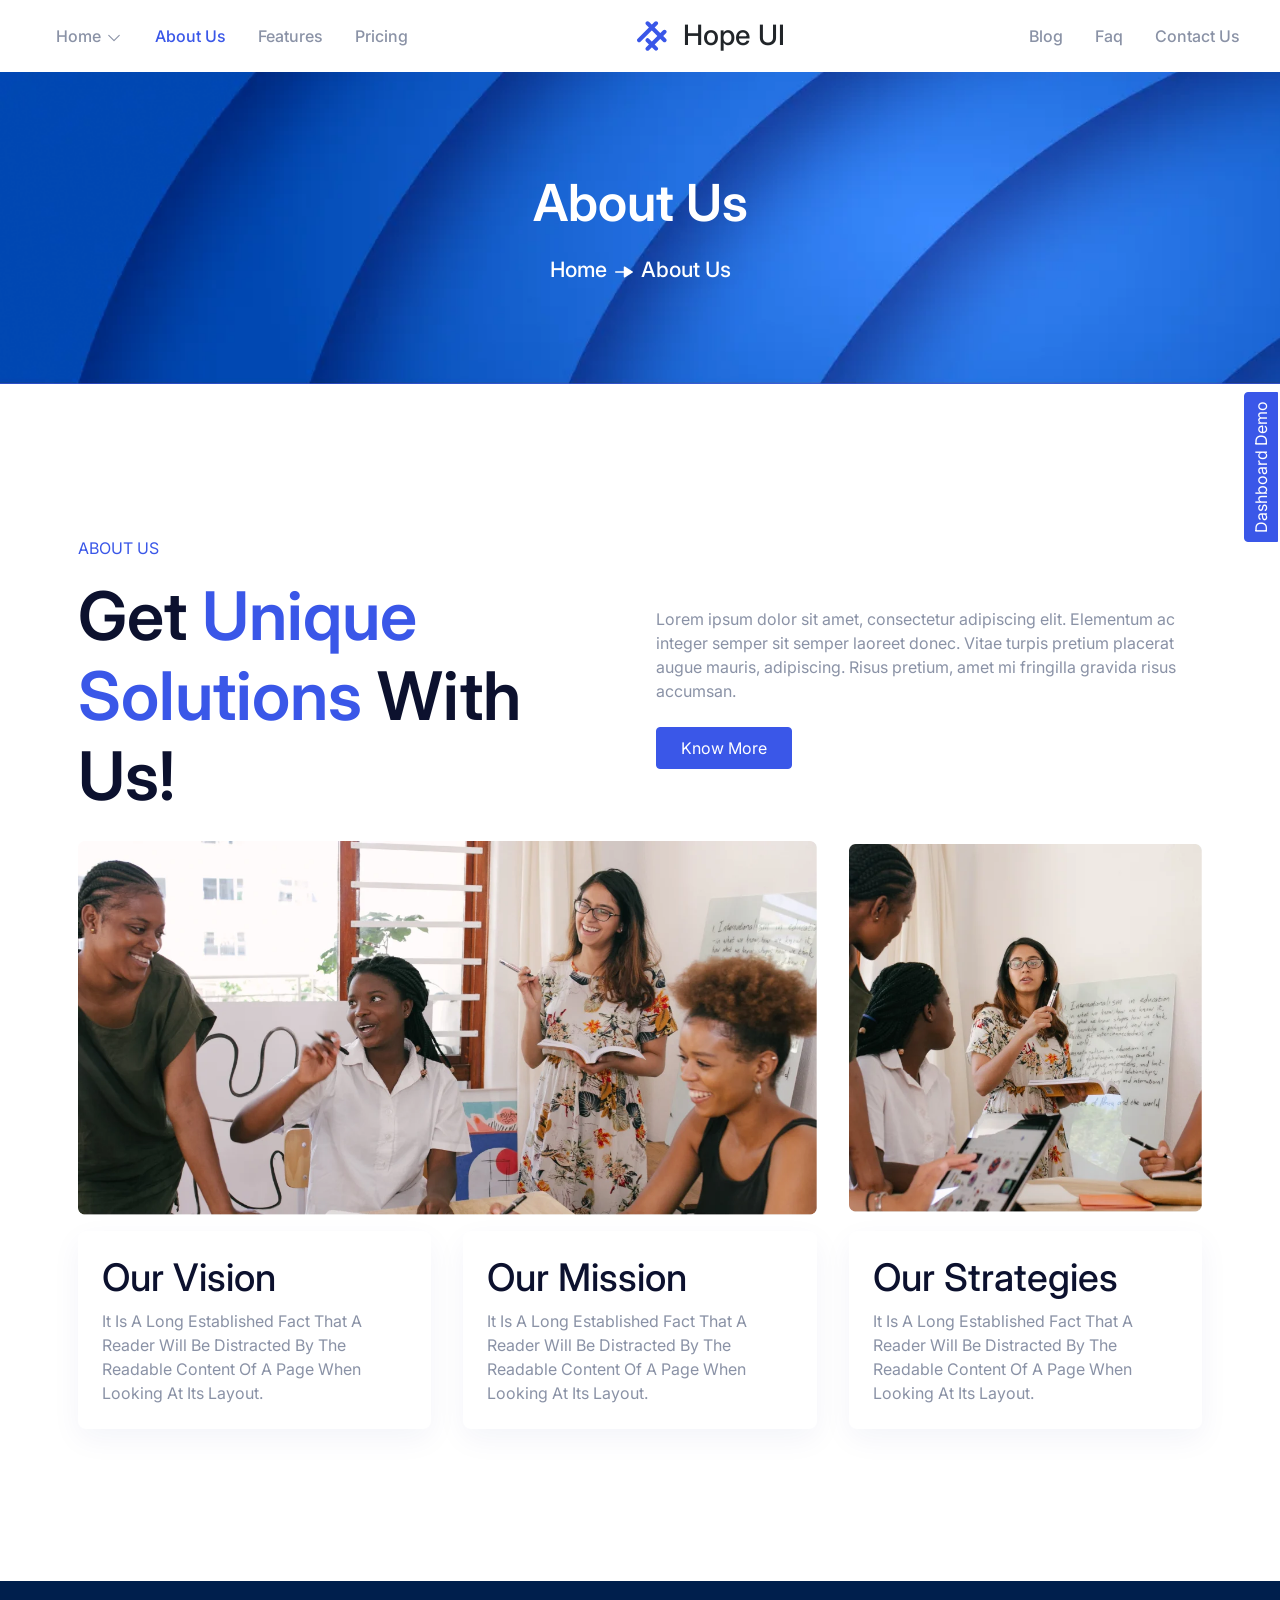
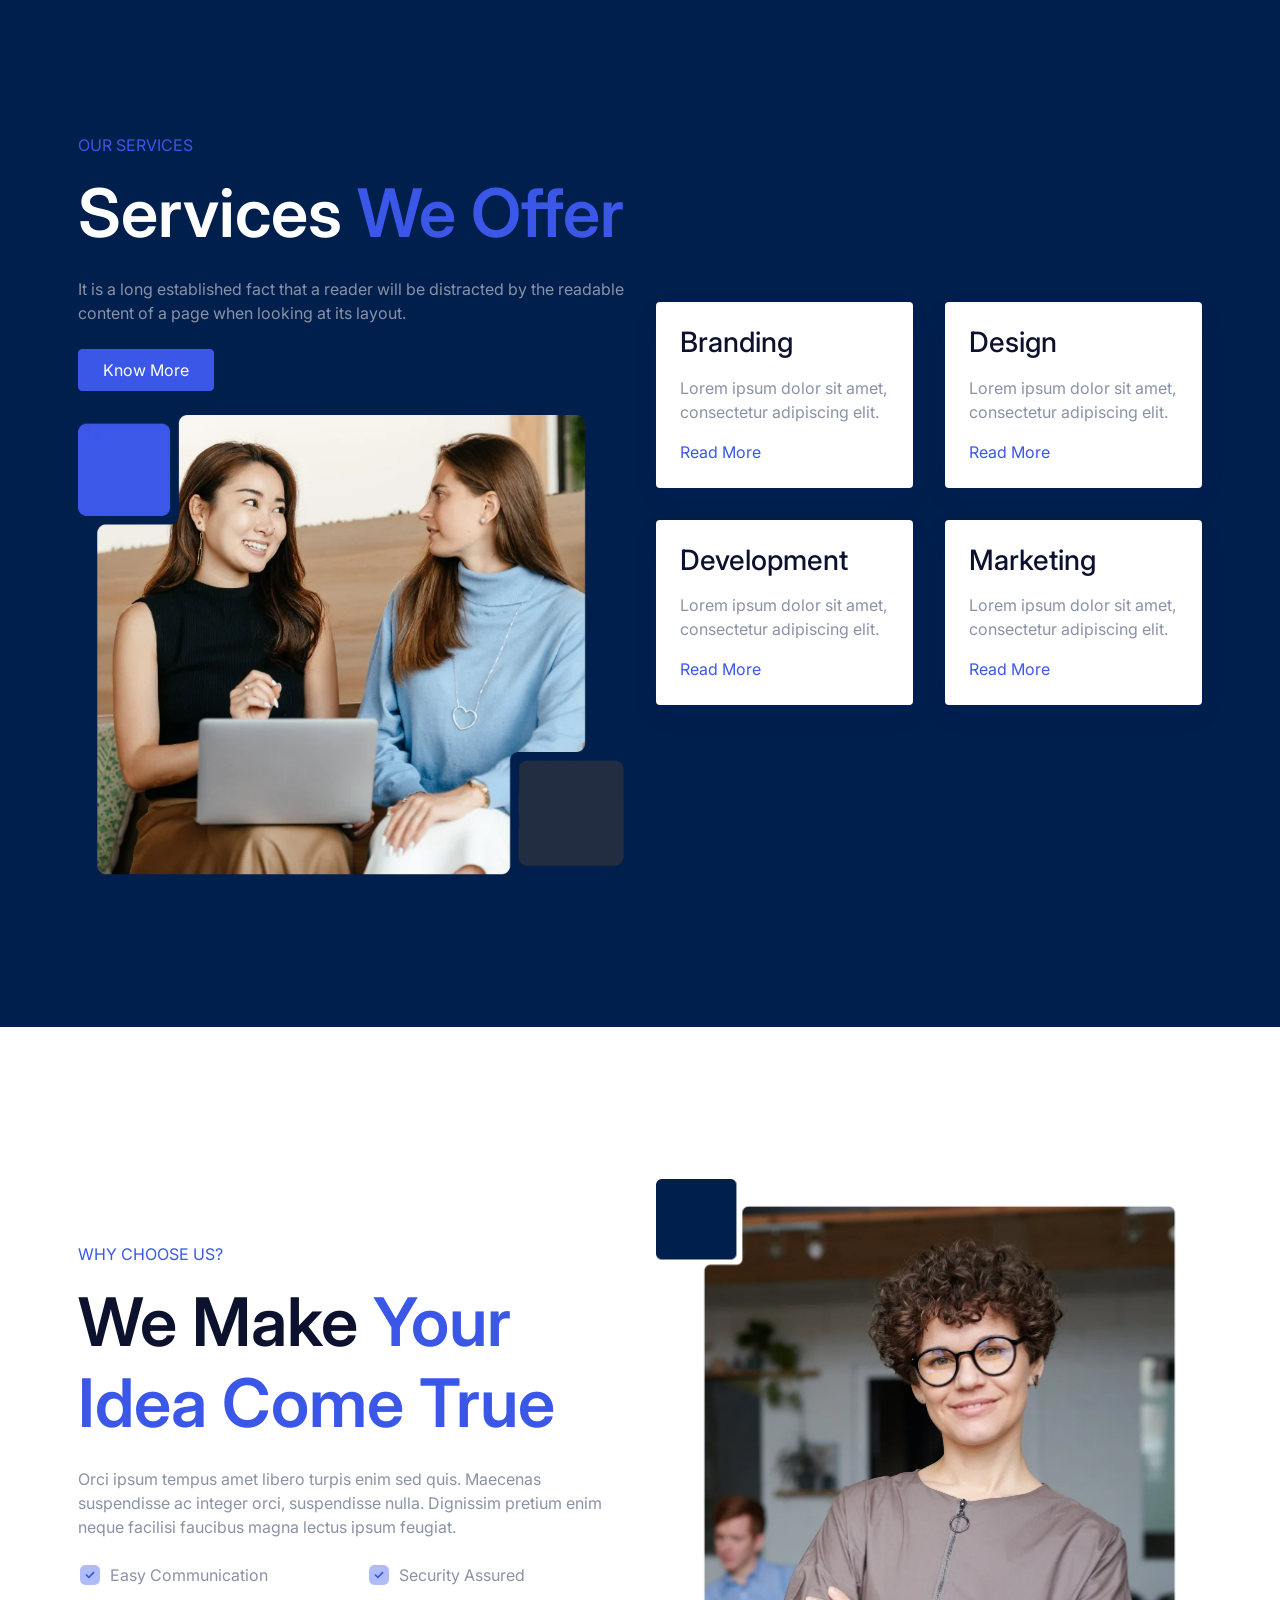
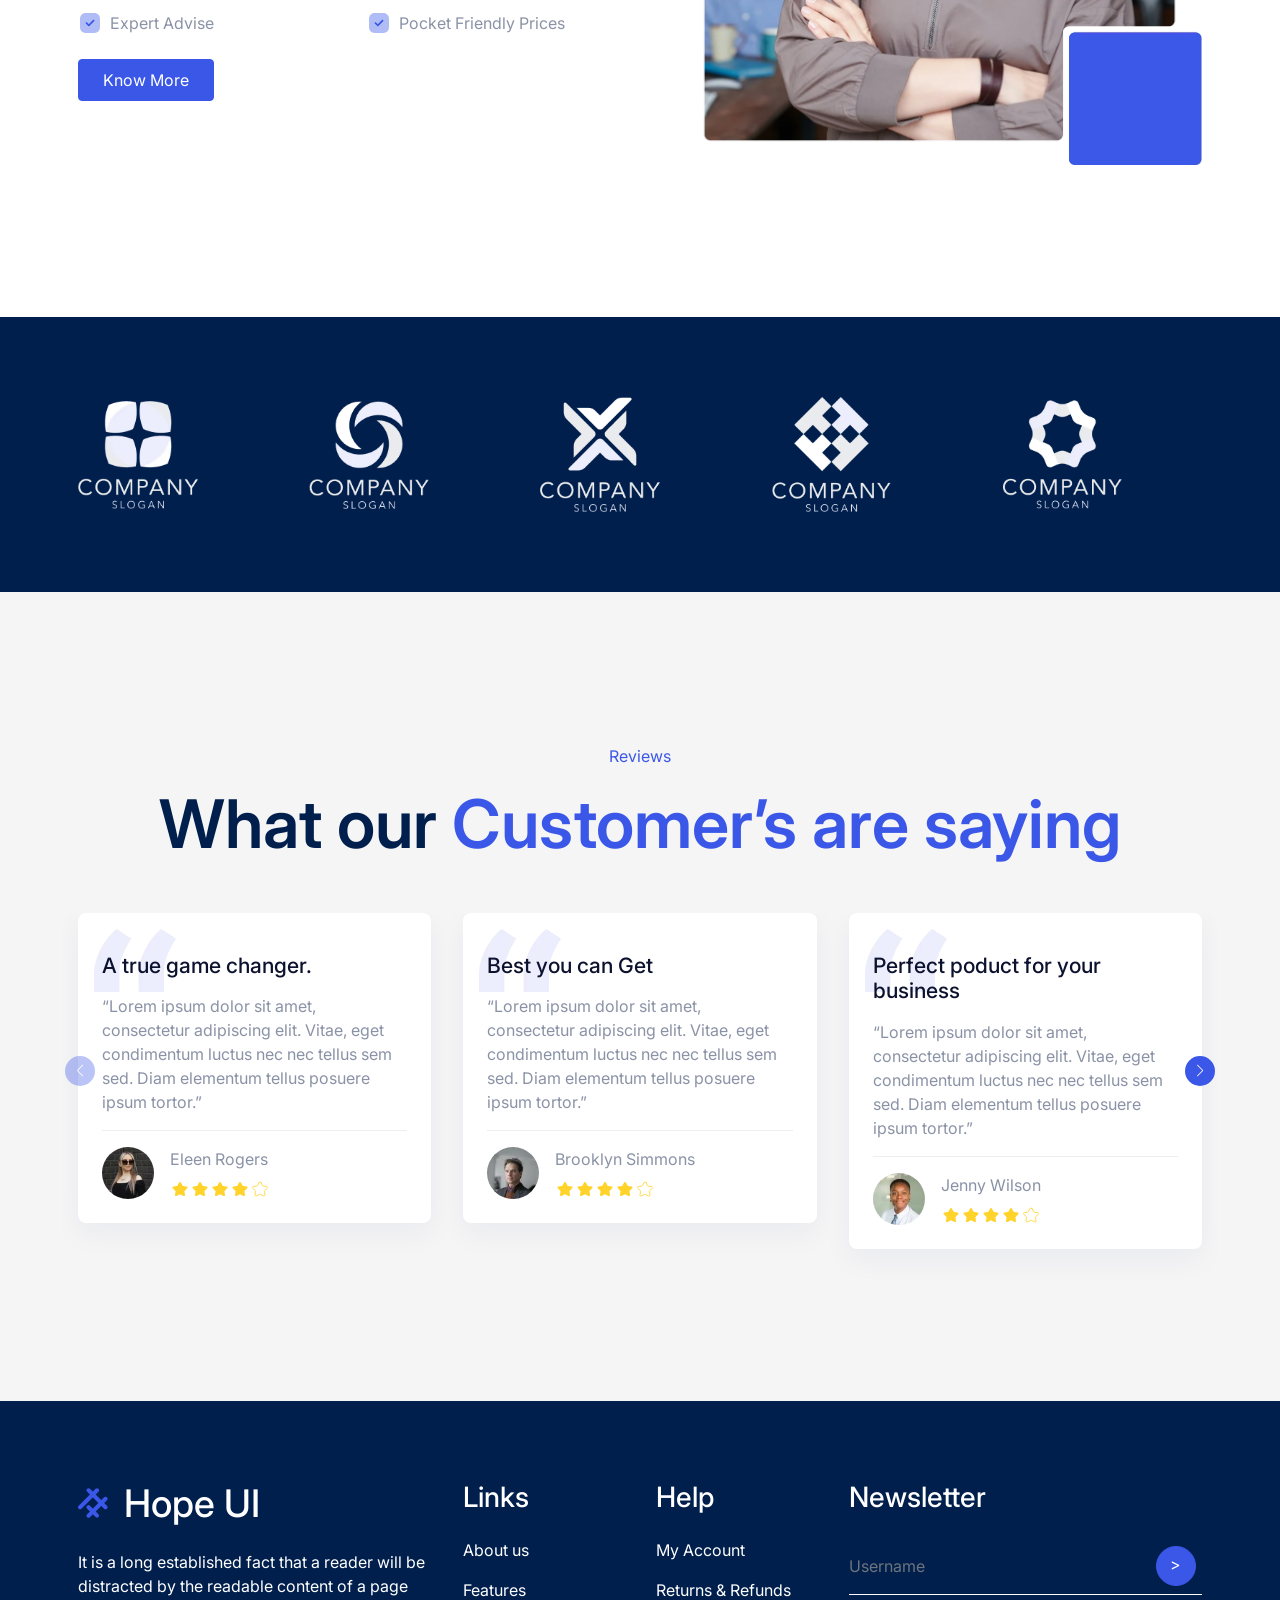
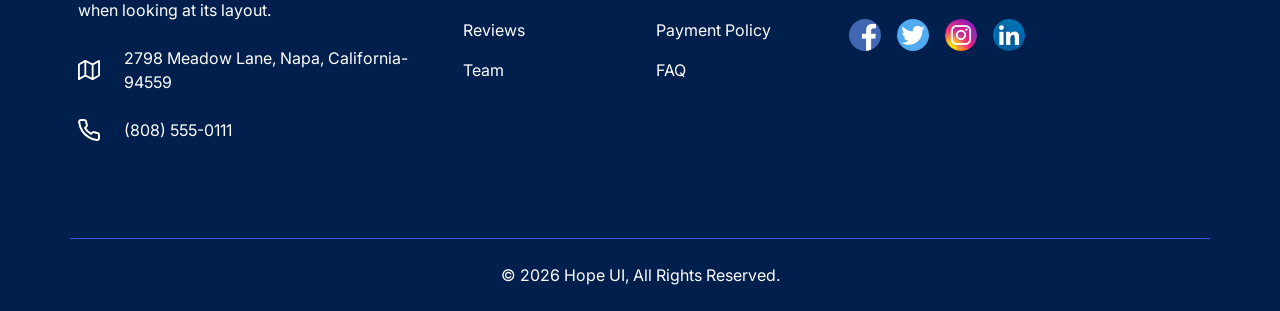
<file: landing-pages/about.html>
<!doctype html>
<html lang="en" dir="ltr" class="landing-pages">
  <head>
    <meta charset="utf-8">
      <meta name="viewport" content="width=device-width, initial-scale=1, shrink-to-fit=no">
      <title>Hope UI | Responsive Bootstrap 5 Admin Dashboard Template</title>
      
      <!-- Favicon -->
      <link rel="shortcut icon" href="../assets/images/favicon.ico">
      
      <!-- Library / Plugin Css Build -->
      <link rel="stylesheet" href="../assets/css/core/libs.min.css">
      
      
      <!-- Hope Ui Design System Css -->
      <link rel="stylesheet" href="../assets/css/hope-ui.min.css?v=4.0.0">
      
      <!-- Custom Css -->
      <link rel="stylesheet" href="../assets/css/custom.min.css?v=4.0.0">
      
      <!-- Dark Css -->
      <link rel="stylesheet" href="../assets/css/dark.min.css">
      
      <!-- Customizer Css -->
      <link rel="stylesheet" href="../assets/css/customizer.min.css">
      
      <!-- RTL Css -->
      <link rel="stylesheet" href="../assets/css/rtl.min.css">
      
      
      <!-- SwiperSlider css -->
      <link rel="stylesheet" href="../assets/vendor/swiperSlider/swiper-bundle.min.css">
      <link rel="stylesheet" href="../landing-pages/assets/css/landing-pages.min.css">  </head>
  <body class=" body-bg landing-pages">
    <span class="screen-darken"></span>
    <!-- loader-Start -->
    <div id="loading">
      <div class="loader simple-loader">
          <div class="loader-body">
          </div>
      </div>    </div>
    <!-- loader-END -->
    <!-- Wrapper-start -->
    <main class="main-content">
      <div class="position-relative">
        <!-- Nav-Start -->
          <nav class="nav navbar navbar-expand-xl navbar-light iq-navbar header-hover-menu">
            <div class="container-fluid navbar-inner">
              <div class="d-flex align-items-center justify-content-between w-100 landing-header">
                <div class="d-flex align-items-center d-xl-none">
                      <button data-trigger="navbar_main" class="d-xl-none btn btn-primary rounded-pill p-1 pt-0" type="button">
                          <svg width="20px" class="icon-20" viewBox="0 0 24 24">
                          <path fill="currentColor" d="M4,11V13H16L10.5,18.5L11.92,19.92L19.84,12L11.92,4.08L10.5,5.5L16,11H4Z"></path>
                      </svg>
                      </button>
                      <a href="../landing-pages/index.html" class="navbar-brand ms-3  d-xl-none">
                          <!--Logo start-->
                          <svg class="icon-30 text-primary" width="30"  viewBox="0 0 30 30" fill="none" xmlns="http://www.w3.org/2000/svg">
                              <rect x="-0.757324" y="19.2427" width="28" height="4" rx="2" transform="rotate(-45 -0.757324 19.2427)" fill="currentColor"></rect>
                              <rect x="7.72803" y="27.728" width="28" height="4" rx="2" transform="rotate(-45 7.72803 27.728)" fill="currentColor"></rect>
                              <rect x="10.5366" y="16.3945" width="16" height="4" rx="2" transform="rotate(45 10.5366 16.3945)" fill="currentColor"></rect>
                              <rect x="10.5562" y="-0.556152" width="28" height="4" rx="2" transform="rotate(45 10.5562 -0.556152)" fill="currentColor"></rect>
                          </svg>
                          <!--logo End-->        <h5 class="logo-title">Hope UI</h5>
                      </a>
                  </div>
                 <!-- Horizontal Menu Start -->
                 <nav id="navbar_main" class="mobile-offcanvas nav navbar navbar-expand-xl hover-nav horizontal-nav">
                 <div class="container-fluid p-lg-0">
                    <div class="offcanvas-header px-0">
                        <div class="navbar-brand ms-3">
                           <a href="landing-pages/index.html" class="navbar-brand m-0">
                             <!--Logo start-->
                             <svg class="icon-30 text-primary" width="30"  viewBox="0 0 30 30" fill="none" xmlns="http://www.w3.org/2000/svg">
                                 <rect x="-0.757324" y="19.2427" width="28" height="4" rx="2" transform="rotate(-45 -0.757324 19.2427)" fill="currentColor"></rect>
                                 <rect x="7.72803" y="27.728" width="28" height="4" rx="2" transform="rotate(-45 7.72803 27.728)" fill="currentColor"></rect>
                                 <rect x="10.5366" y="16.3945" width="16" height="4" rx="2" transform="rotate(45 10.5366 16.3945)" fill="currentColor"></rect>
                                 <rect x="10.5562" y="-0.556152" width="28" height="4" rx="2" transform="rotate(45 10.5562 -0.556152)" fill="currentColor"></rect>
                             </svg>
                             <!--logo End-->
                             <h5 class="logo-title">Hope UI</h5>
                         </a>
                       </div>
                       <button class="btn-close float-end px-3"></button>
                    </div>
                   <ul class="navbar-nav iq-nav-menu  list-unstyled" id="header-menu">
                       <li class="nav-item ">
                         <a class="nav-link menu-arrow justify-content-start" data-bs-toggle="collapse" href="#homeData" role="button" aria-expanded="false" aria-controls="homeData">
                         <span class="item-name">Home</span>
                         <svg fill="none" xmlns="http://www.w3.org/2000/svg" class="icon-18" width="18" height="18" viewBox="0 0 24 24"><path d="M19 8.5L12 15.5L5 8.5" stroke="currentColor" stroke-width="1.5" stroke-linecap="round" stroke-linejoin="round"></path></svg>
                         </a>
                         <ul class="iq-header-sub-menu list-unstyled collapse" id="homeData">
                             <li class="nav-item"><a class="nav-link " href="../landing-pages/index.html">App Landing Page</a></li>
                             <li class="nav-item">
                             <a class="nav-link " href="../landing-pages/software-landing-page.html">
                                 Software Landing Page
                             </a>
                            </li>
                         </ul>
                     </li>
                       <li class="nav-item"><a class="nav-link active" href="../landing-pages/about.html">About Us </a></li>
                       <li class="nav-item"><a class="nav-link " href="../landing-pages/feature.html"> Features </a></li>
                       <li class="nav-item"><a class="nav-link " href="../landing-pages/pricing.html">Pricing</a></li>
                       <li class="nav-item d-xl-none"><a class="nav-link " href="../landing-pages/blog.html">Blog</a></li>
                       <li class="nav-item d-xl-none"><a class="nav-link " href="../landing-pages/faq.html">Faq</a></li>
                       <li class="nav-item d-xl-none"><a class="nav-link " href="../landing-pages/contact-us.html">Contact Us</a></li>
                    </ul>
                 </div> <!-- container-fluid.// -->
                 </nav>
                 <!-- Sidebar Menu End -->        <a href="../landing-pages/index.html" class="navbar-brand m-0 d-xl-flex d-none">
                      <!--Logo start-->
                      <svg class="icon-30 text-primary" width="30"  viewBox="0 0 30 30" fill="none" xmlns="http://www.w3.org/2000/svg">
                          <rect x="-0.757324" y="19.2427" width="28" height="4" rx="2" transform="rotate(-45 -0.757324 19.2427)" fill="currentColor"></rect>
                          <rect x="7.72803" y="27.728" width="28" height="4" rx="2" transform="rotate(-45 7.72803 27.728)" fill="currentColor"></rect>
                          <rect x="10.5366" y="16.3945" width="16" height="4" rx="2" transform="rotate(45 10.5366 16.3945)" fill="currentColor"></rect>
                          <rect x="10.5562" y="-0.556152" width="28" height="4" rx="2" transform="rotate(45 10.5562 -0.556152)" fill="currentColor"></rect>
                      </svg>
                      <!--logo End-->
                      <h5 class="logo-title">Hope UI</h5>
                  </a>
                  <ul class="d-block d-xl-none list-unstyled m-0">
                    <li class="nav-item dropdown iq-responsive-menu ">
                        <div class="btn btn-sm bg-body" id="navbarDropdown-search-11" role="button" data-bs-toggle="dropdown" aria-expanded="false">
                            <svg class="icon-20" width="20" viewBox="0 0 24 24" fill="none" xmlns="http://www.w3.org/2000/svg">
                                <circle cx="11.7669" cy="11.7666" r="8.98856" stroke="currentColor" stroke-width="1.5" stroke-linecap="round" stroke-linejoin="round"></circle>
                                <path d="M18.0186 18.4851L21.5426 22" stroke="currentColor" stroke-width="1.5" stroke-linecap="round" stroke-linejoin="round"></path>
                            </svg>
                        </div>
                        <ul class="dropdown-menu dropdown-menu-end" aria-labelledby="navbarDropdown-search-11" style="width: 18rem;">
                            <li class="px-3 py-0">
                                <div class="form-group input-group mb-0">
                                <input type="text" class="form-control" placeholder="Search...">
                                <span class="input-group-text">
                                    <svg class="icon-20" width="20" height="20" viewBox="0 0 24 24" fill="none" xmlns="http://www.w3.org/2000/svg">
                                        <circle cx="11.7669" cy="11.7666" r="8.98856" stroke="currentColor" stroke-width="1.5" stroke-linecap="round" stroke-linejoin="round"></circle>
                                        <path d="M18.0186 18.4851L21.5426 22" stroke="currentColor" stroke-width="1.5" stroke-linecap="round" stroke-linejoin="round"></path>
                                    </svg>
                                </span>
                                </div>
                            </li>
                        </ul>
                    </li>
                  </ul>
                  
                <ul class=" navbar-nav  align-items-center navbar-list d-none d-xl-flex">
                  <li class="nav-item"><a class="nav-link " href="../landing-pages/blog.html">Blog</a></li>
                  <li class="nav-item"><a class="nav-link " href="../landing-pages/faq.html">Faq</a></li>
                  <li class="nav-item"><a class="nav-link " href="../landing-pages/contact-us.html">Contact Us</a></li>
                </ul>
               </div>
            </div>
          </nav>        <!--Nav-End-->
      </div>
<div class="sub-header">
    <div class="container">
        <div class="row">
            <div class="col-lg-12 text-center">
                <h3 class="text-white mb-4">About Us</h3>
                <h6 class="text-white">Home  <svg fill="none" xmlns="http://www.w3.org/2000/svg" width="24" height="24" viewBox="0 0 24 24">
                <path d="M12.1415 6.5899C11.9075 6.71614 11.7616 6.95618 11.7616 7.21726V11.2827H3.73429C3.32896 11.2827 3 11.604 3 12C3 12.3959 3.32896 12.7172 3.73429 12.7172H11.7616V16.7827C11.7616 17.0447 11.9075 17.2848 12.1415 17.4101C12.3755 17.5372 12.6614 17.5286 12.8875 17.39L20.6573 12.6073C20.8708 12.4753 21 12.2467 21 12C21 11.7532 20.8708 11.5247 20.6573 11.3927L12.8875 6.60998C12.7681 6.5373 12.632 6.5 12.4959 6.5C12.3745 6.5 12.2521 6.5306 12.1415 6.5899Z" fill="currentColor" />
                </svg> About Us</h6>
            </div>
        </div>
    </div>
</div><div class="section-padding bg-white">
    <div class="container">
        <div class="row align-items-center">
            <div class="col-md-6">
                <p class="mb-3 text-uppercase text-primary">
                    about us
                </p>
                <h2 class=" mb-4">Get <span class="text-primary">Unique <br>Solutions</span> With Us!</h2>
            </div>
            <div class="col-md-6 ">
                <p class="mb-0">Lorem ipsum dolor sit amet, consectetur adipiscing elit. Elementum ac integer semper sit
                    semper laoreet donec. Vitae turpis pretium placerat augue mauris, adipiscing. Risus pretium, amet mi
                    fringilla gravida risus accumsan.</p>
                <a href="#" class="btn btn-primary mt-4">Know More</a>
            </div>
            <div class="col-md-8 mb-3 mt-4 mt-md-0">
                <img src="../landing-pages/assets/images/home-4/banner-left.webp" alt="" class="img-fluid ">
            </div>
            <div class="col-md-4 mb-3">
                <img src="../landing-pages/assets/images/home-4/banner-right.webp" alt="" class="img-fluid ">
            </div>
            <div class="col-md-4 mt-4 mt-lg-0">
                <div class="card  mb-lg-0">
                    <div class="card-body">
                        <h4 class="mb-2">Our Vision</h4>
                        <p class="mb-0">
                            It Is A Long Established Fact That A Reader Will Be Distracted By The Readable Content Of A
                            Page When Looking At Its Layout.
                        </p>
                    </div>
                </div>
            </div>
            <div class="col-md-4  ">
                <div class="card mb-lg-0">
                    <div class="card-body">
                        <h4 class="mb-2">Our Mission</h4>
                        <p class="mb-0">
                            It Is A Long Established Fact That A Reader Will Be Distracted By The Readable Content Of A
                            Page When Looking At Its Layout.
                        </p>
                    </div>
                </div>
            </div>
            <div class="col-md-4">
                <div class="card  mb-lg-0">
                    <div class="card-body">
                        <h4 class="mb-2">Our Strategies</h4>
                        <p class="mb-0">
                            It Is A Long Established Fact That A Reader Will Be Distracted By The Readable Content Of A
                            Page When Looking At Its Layout.
                        </p>
                    </div>
                </div>
            </div>
        </div>
    </div>
</div>
<div class="section-padding bg-secondary">
    <div class="container">
        <div class="row align-items-center">
            <div class="col-md-6">
                <p class="mb-3 text-uppercase text-primary">
                    our services
                </p>
                <h2 class=" mb-4 text-white">Services <span class="text-primary">We Offer</span></h2>
                <p class="mb-0">It is a long established fact that a reader will be distracted by the readable content
                    of a page when looking at its layout. </p>
                <a  href="#" class="btn btn-primary mt-4">Know More</a>
                <img src="../landing-pages/assets/images/home-4/service.webp" alt="" class="img-fluid mt-4">
            </div>
            <div class="col-md-6">
                <div class="row  row-cols-1 row-cols-lg-2">
                    <div class="col">
                        <div class="card services-box  rounded-1">
                            <div class="card-body">
                                <h5 class="mb-3">Branding</h5>
                                <p>Lorem ipsum dolor sit amet, consectetur adipiscing elit. </p>
                                <a href="#">Read More</a>
                            </div>
                        </div>
                    </div>
                    <div class="col">
                        <div class="card services-box  rounded-1">
                            <div class="card-body">
                                <h5 class="mb-3">Design</h5>
                                <p>Lorem ipsum dolor sit amet, consectetur adipiscing elit. </p>
                                <a href="#">Read More</a>
                            </div>
                        </div>
                    </div>
                    <div class="col">
                        <div class="card services-box mb-lg-0  rounded-1">
                            <div class="card-body">
                                <h5 class="mb-3">Development</h5>
                                <p>Lorem ipsum dolor sit amet, consectetur adipiscing elit. </p>
                                <a href="#">Read More</a>
                            </div>
                        </div>
                    </div>
                    <div class="col">
                        <div class="card services-box mb-lg-0  rounded-1">
                            <div class="card-body">
                                <h5 class="mb-3">Marketing</h5>
                                <p>Lorem ipsum dolor sit amet, consectetur adipiscing elit. </p>
                                <a href="#">Read More</a>
                            </div>
                        </div>
                    </div>
                </div>
            </div>
        </div>
    </div>
</div>
<div class="section-padding bg-white">
    <div class="container">
        <div class="row align-items-center">
            <div class="col-md-6">
                <p class="mb-3 text-uppercase text-primary">
                    Why choose us?
                </p>
                <h2 class=" mb-4">We Make <span class="text-primary">Your <br>Idea Come True</span></h2>
                <p class="mb-4">Orci ipsum tempus amet libero turpis enim sed quis. Maecenas suspendisse ac integer
                    orci, suspendisse nulla. Dignissim pretium enim neque facilisi faucibus magna lectus ipsum feugiat.
                </p>
                <div class="row row-cols-1 row-cols-lg-2">
                    <div class="col mb-4">
                        <div class="d-flex align-items-center">
                            <svg width="24" height="24" class="me-2" viewBox="0 0 24 24" fill="none"
                                xmlns="http://www.w3.org/2000/svg">
                                <path opacity="0.4"
                                    d="M16.3402 1.99976H7.67024C4.28024 1.99976 2.00024 4.37976 2.00024 7.91976V16.0898C2.00024 19.6198 4.28024 21.9998 7.67024 21.9998H16.3402C19.7302 21.9998 22.0002 19.6198 22.0002 16.0898V7.91976C22.0002 4.37976 19.7302 1.99976 16.3402 1.99976Z"
                                    fill="#3A57E8" />
                                <path
                                    d="M10.8133 15.248C10.5893 15.248 10.3653 15.163 10.1943 14.992L7.82132 12.619C7.47932 12.277 7.47932 11.723 7.82132 11.382C8.16332 11.04 8.71632 11.039 9.05832 11.381L10.8133 13.136L14.9413 9.00796C15.2833 8.66596 15.8363 8.66596 16.1783 9.00796C16.5203 9.34996 16.5203 9.90396 16.1783 10.246L11.4323 14.992C11.2613 15.163 11.0373 15.248 10.8133 15.248Z"
                                    fill="#3A57E8" />
                            </svg>
                            Easy Communication
                        </div>
                    </div>
                    <div class="col mb-4">
                        <div class="d-flex align-items-center">
                            <svg width="24" class="me-2" height="24" viewBox="0 0 24 24" fill="none"
                                xmlns="http://www.w3.org/2000/svg">
                                <path opacity="0.4"
                                    d="M16.3402 1.99976H7.67024C4.28024 1.99976 2.00024 4.37976 2.00024 7.91976V16.0898C2.00024 19.6198 4.28024 21.9998 7.67024 21.9998H16.3402C19.7302 21.9998 22.0002 19.6198 22.0002 16.0898V7.91976C22.0002 4.37976 19.7302 1.99976 16.3402 1.99976Z"
                                    fill="#3A57E8" />
                                <path
                                    d="M10.8133 15.248C10.5893 15.248 10.3653 15.163 10.1943 14.992L7.82132 12.619C7.47932 12.277 7.47932 11.723 7.82132 11.382C8.16332 11.04 8.71632 11.039 9.05832 11.381L10.8133 13.136L14.9413 9.00796C15.2833 8.66596 15.8363 8.66596 16.1783 9.00796C16.5203 9.34996 16.5203 9.90396 16.1783 10.246L11.4323 14.992C11.2613 15.163 11.0373 15.248 10.8133 15.248Z"
                                    fill="#3A57E8" />
                            </svg>
                            Security Assured
                        </div>
                    </div>
                    <div class="col mb-4">
                        <div class="d-flex align-items-center">
                            <svg width="24" class="me-2" height="24" viewBox="0 0 24 24" fill="none"
                                xmlns="http://www.w3.org/2000/svg">
                                <path opacity="0.4"
                                    d="M16.3402 1.99976H7.67024C4.28024 1.99976 2.00024 4.37976 2.00024 7.91976V16.0898C2.00024 19.6198 4.28024 21.9998 7.67024 21.9998H16.3402C19.7302 21.9998 22.0002 19.6198 22.0002 16.0898V7.91976C22.0002 4.37976 19.7302 1.99976 16.3402 1.99976Z"
                                    fill="#3A57E8" />
                                <path
                                    d="M10.8133 15.248C10.5893 15.248 10.3653 15.163 10.1943 14.992L7.82132 12.619C7.47932 12.277 7.47932 11.723 7.82132 11.382C8.16332 11.04 8.71632 11.039 9.05832 11.381L10.8133 13.136L14.9413 9.00796C15.2833 8.66596 15.8363 8.66596 16.1783 9.00796C16.5203 9.34996 16.5203 9.90396 16.1783 10.246L11.4323 14.992C11.2613 15.163 11.0373 15.248 10.8133 15.248Z"
                                    fill="#3A57E8" />
                            </svg>
                            Expert Advise
                        </div>
                    </div>
                    <div class="col mb-4">
                        <div class="d-flex align-items-center">
                            <svg width="24" class="me-2" height="24" viewBox="0 0 24 24" fill="none"
                                xmlns="http://www.w3.org/2000/svg">
                                <path opacity="0.4"
                                    d="M16.3402 1.99976H7.67024C4.28024 1.99976 2.00024 4.37976 2.00024 7.91976V16.0898C2.00024 19.6198 4.28024 21.9998 7.67024 21.9998H16.3402C19.7302 21.9998 22.0002 19.6198 22.0002 16.0898V7.91976C22.0002 4.37976 19.7302 1.99976 16.3402 1.99976Z"
                                    fill="#3A57E8" />
                                <path
                                    d="M10.8133 15.248C10.5893 15.248 10.3653 15.163 10.1943 14.992L7.82132 12.619C7.47932 12.277 7.47932 11.723 7.82132 11.382C8.16332 11.04 8.71632 11.039 9.05832 11.381L10.8133 13.136L14.9413 9.00796C15.2833 8.66596 15.8363 8.66596 16.1783 9.00796C16.5203 9.34996 16.5203 9.90396 16.1783 10.246L11.4323 14.992C11.2613 15.163 11.0373 15.248 10.8133 15.248Z"
                                    fill="#3A57E8" />
                            </svg>
                            Pocket Friendly Prices
                        </div>
                    </div>
                </div>
                <a href="#" class="btn btn-primary">Know More</a>
            </div>
            <div class="col-md-6 mt-4 mt-md-0">
                <img src="../landing-pages/assets/images/home-4/Image-1.webp" alt="" class="img-fluid ">
            </div>
        </div>
    </div>
</div>
<div class="inner-box bg-secondary">
    <div class="container">
        <div class="row row-cols-1 row-cols-sm-2 row-cols-md-5 align-items-center ">
            <div class="col mb-md-0 mb-5">
                <img src="../landing-pages/assets/images/home-1/07.webp" alt="client-details" class="img-fluid client-img" loading="lazy">
            </div>
            <div class="col mb-md-0 mb-5">
                <img src="../landing-pages/assets/images/home-1/08.webp" alt="client-details" class="img-fluid client-img" loading="lazy">
            </div>
            <div class="col mb-md-0 mb-5">
                <img src="../landing-pages/assets/images/home-1/09.webp" alt="client-details" class="img-fluid client-img" loading="lazy">
            </div>
            <div class="col mb-md-0 mb-5">
                <img src="../landing-pages/assets/images/home-1/10.webp" alt="client-details" class="img-fluid client-img" loading="lazy">
            </div>
            <div class="col">
                <img src="../landing-pages/assets/images/home-1/11.webp" alt="client-details" class="img-fluid client-img" loading="lazy">
            </div>
        </div>
    </div>
</div>
<div class="section-card-padding">
    <div class="container">
        <div class="row align-items-center">
            <div class="col-lg-12 text-center">
                <p class="mb-3 text-primary">Reviews</p>
                <h2 class="mb-5 text-secondary">What our <span class="text-primary">Customer’s are saying</span></h2>
            </div>
            <div class="overflow-hidden slider-circle-btn" id="testimonial-one-slider">
                <ul class="p-0 m-0  swiper-wrapper list-inline">
                    <li class="swiper-slide card-slide card overflow-hidden ">
                        <div class=" position-relative">
                            <div class="shape">
                                <img src="../landing-pages/assets/images/home-2/shape.webp" alt="01" class="img-fluid">
                            </div>
                            <div class="card-body position-relative">
                                <h6 class="mb-3 mt-3">A true game changer.</h6>
                                <p>“Lorem ipsum dolor sit amet, consectetur adipiscing elit. Vitae, eget condimentum
                                                luctus nec nec tellus sem sed. Diam elementum tellus posuere ipsum tortor.”</p>
                                <div class="border-bottom"></div>
                                <div class="d-flex align-items-center mt-3">
                                    <img src="../landing-pages/assets/images/home-2/user-1.webp" alt="01" class="img-fluid  rounded-pill">
                                    <div class="ms-3">
                                        <p class="mb-2">Eleen Rogers</p>
                                        <div class="d-flex align-items-center">
                                                        <svg class="icon-20" xmlns="http://www.w3.org/2000/svg" width="20" viewBox="0 0 24 24" fill="none">
                                                            <path fill-rule="evenodd" clip-rule="evenodd" d="M13.1043 4.17701L14.9317 7.82776C15.1108 8.18616 15.4565 8.43467 15.8573 8.49218L19.9453 9.08062C20.9554 9.22644 21.3573 10.4505 20.6263 11.1519L17.6702 13.9924C17.3797 14.2718 17.2474 14.6733 17.3162 15.0676L18.0138 19.0778C18.1856 20.0698 17.1298 20.8267 16.227 20.3574L12.5732 18.4627C12.215 18.2768 11.786 18.2768 11.4268 18.4627L7.773 20.3574C6.87023 20.8267 5.81439 20.0698 5.98724 19.0778L6.68385 15.0676C6.75257 14.6733 6.62033 14.2718 6.32982 13.9924L3.37368 11.1519C2.64272 10.4505 3.04464 9.22644 4.05466 9.08062L8.14265 8.49218C8.54354 8.43467 8.89028 8.18616 9.06937 7.82776L10.8957 4.17701C11.3477 3.27433 12.6523 3.27433 13.1043 4.17701Z" fill="#FFD329"/>
                                                        </svg>
                                                        <svg class="icon-20" xmlns="http://www.w3.org/2000/svg" width="20" viewBox="0 0 24 24" fill="none">
                                                            <path fill-rule="evenodd" clip-rule="evenodd" d="M13.1043 4.17701L14.9317 7.82776C15.1108 8.18616 15.4565 8.43467 15.8573 8.49218L19.9453 9.08062C20.9554 9.22644 21.3573 10.4505 20.6263 11.1519L17.6702 13.9924C17.3797 14.2718 17.2474 14.6733 17.3162 15.0676L18.0138 19.0778C18.1856 20.0698 17.1298 20.8267 16.227 20.3574L12.5732 18.4627C12.215 18.2768 11.786 18.2768 11.4268 18.4627L7.773 20.3574C6.87023 20.8267 5.81439 20.0698 5.98724 19.0778L6.68385 15.0676C6.75257 14.6733 6.62033 14.2718 6.32982 13.9924L3.37368 11.1519C2.64272 10.4505 3.04464 9.22644 4.05466 9.08062L8.14265 8.49218C8.54354 8.43467 8.89028 8.18616 9.06937 7.82776L10.8957 4.17701C11.3477 3.27433 12.6523 3.27433 13.1043 4.17701Z" fill="#FFD329"/>
                                                        </svg>
                                                        <svg class="icon-20" xmlns="http://www.w3.org/2000/svg" width="20" viewBox="0 0 24 24" fill="none">
                                                            <path fill-rule="evenodd" clip-rule="evenodd" d="M13.1043 4.17701L14.9317 7.82776C15.1108 8.18616 15.4565 8.43467 15.8573 8.49218L19.9453 9.08062C20.9554 9.22644 21.3573 10.4505 20.6263 11.1519L17.6702 13.9924C17.3797 14.2718 17.2474 14.6733 17.3162 15.0676L18.0138 19.0778C18.1856 20.0698 17.1298 20.8267 16.227 20.3574L12.5732 18.4627C12.215 18.2768 11.786 18.2768 11.4268 18.4627L7.773 20.3574C6.87023 20.8267 5.81439 20.0698 5.98724 19.0778L6.68385 15.0676C6.75257 14.6733 6.62033 14.2718 6.32982 13.9924L3.37368 11.1519C2.64272 10.4505 3.04464 9.22644 4.05466 9.08062L8.14265 8.49218C8.54354 8.43467 8.89028 8.18616 9.06937 7.82776L10.8957 4.17701C11.3477 3.27433 12.6523 3.27433 13.1043 4.17701Z" fill="#FFD329"/>
                                                        </svg>
                                                        <svg class="icon-20" xmlns="http://www.w3.org/2000/svg" width="20" viewBox="0 0 24 24" fill="none">
                                                            <path fill-rule="evenodd" clip-rule="evenodd" d="M13.1043 4.17701L14.9317 7.82776C15.1108 8.18616 15.4565 8.43467 15.8573 8.49218L19.9453 9.08062C20.9554 9.22644 21.3573 10.4505 20.6263 11.1519L17.6702 13.9924C17.3797 14.2718 17.2474 14.6733 17.3162 15.0676L18.0138 19.0778C18.1856 20.0698 17.1298 20.8267 16.227 20.3574L12.5732 18.4627C12.215 18.2768 11.786 18.2768 11.4268 18.4627L7.773 20.3574C6.87023 20.8267 5.81439 20.0698 5.98724 19.0778L6.68385 15.0676C6.75257 14.6733 6.62033 14.2718 6.32982 13.9924L3.37368 11.1519C2.64272 10.4505 3.04464 9.22644 4.05466 9.08062L8.14265 8.49218C8.54354 8.43467 8.89028 8.18616 9.06937 7.82776L10.8957 4.17701C11.3477 3.27433 12.6523 3.27433 13.1043 4.17701Z" fill="#FFD329"/>
                                                        </svg>
                                                        <svg class="icon-20" xmlns="http://www.w3.org/2000/svg" width="20" viewBox="0 0 24 24" fill="none">
                                                            <path fill-rule="evenodd" clip-rule="evenodd" d="M13.1043 4.17701L14.9317 7.82776C15.1108 8.18616 15.4565 8.43467 15.8573 8.49218L19.9453 9.08062C20.9554 9.22644 21.3573 10.4505 20.6263 11.1519L17.6702 13.9924C17.3797 14.2718 17.2474 14.6733 17.3162 15.0676L18.0138 19.0778C18.1856 20.0698 17.1298 20.8267 16.227 20.3574L12.5732 18.4627C12.215 18.2768 11.786 18.2768 11.4268 18.4627L7.773 20.3574C6.87023 20.8267 5.81439 20.0698 5.98724 19.0778L6.68385 15.0676C6.75257 14.6733 6.62033 14.2718 6.32982 13.9924L3.37368 11.1519C2.64272 10.4505 3.04464 9.22644 4.05466 9.08062L8.14265 8.49218C8.54354 8.43467 8.89028 8.18616 9.06937 7.82776L10.8957 4.17701C11.3477 3.27433 12.6523 3.27433 13.1043 4.17701Z" stroke="#FFD329" stroke-linecap="round" stroke-linejoin="round"/>
                                                        </svg>
                                        </div>
                                    </div>
                                </div> 
                            </div>
                        </div>                    </li>
                    <li class="swiper-slide card-slide card overflow-hidden ">
                        <div class=" position-relative">
                            <div class="shape">
                                <img src="../landing-pages/assets/images/home-2/shape.webp" alt="02" class="img-fluid">
                            </div>
                            <div class="card-body position-relative">
                                <h6 class="mb-3 mt-3">Best you can Get</h6>
                                <p>“Lorem ipsum dolor sit amet, consectetur adipiscing elit. Vitae, eget condimentum
                                                luctus nec nec tellus sem sed. Diam elementum tellus posuere ipsum tortor.”</p>
                                <div class="border-bottom"></div>
                                <div class="d-flex align-items-center mt-3">
                                    <img src="../landing-pages/assets/images/home-2/user-2.webp" alt="02" class="img-fluid  rounded-pill">
                                    <div class="ms-3">
                                        <p class="mb-2">Brooklyn Simmons</p>
                                        <div class="d-flex align-items-center">
                                                        <svg class="icon-20" xmlns="http://www.w3.org/2000/svg" width="20" viewBox="0 0 24 24" fill="none">
                                                            <path fill-rule="evenodd" clip-rule="evenodd" d="M13.1043 4.17701L14.9317 7.82776C15.1108 8.18616 15.4565 8.43467 15.8573 8.49218L19.9453 9.08062C20.9554 9.22644 21.3573 10.4505 20.6263 11.1519L17.6702 13.9924C17.3797 14.2718 17.2474 14.6733 17.3162 15.0676L18.0138 19.0778C18.1856 20.0698 17.1298 20.8267 16.227 20.3574L12.5732 18.4627C12.215 18.2768 11.786 18.2768 11.4268 18.4627L7.773 20.3574C6.87023 20.8267 5.81439 20.0698 5.98724 19.0778L6.68385 15.0676C6.75257 14.6733 6.62033 14.2718 6.32982 13.9924L3.37368 11.1519C2.64272 10.4505 3.04464 9.22644 4.05466 9.08062L8.14265 8.49218C8.54354 8.43467 8.89028 8.18616 9.06937 7.82776L10.8957 4.17701C11.3477 3.27433 12.6523 3.27433 13.1043 4.17701Z" fill="#FFD329"/>
                                                        </svg>
                                                        <svg class="icon-20" xmlns="http://www.w3.org/2000/svg" width="20" viewBox="0 0 24 24" fill="none">
                                                            <path fill-rule="evenodd" clip-rule="evenodd" d="M13.1043 4.17701L14.9317 7.82776C15.1108 8.18616 15.4565 8.43467 15.8573 8.49218L19.9453 9.08062C20.9554 9.22644 21.3573 10.4505 20.6263 11.1519L17.6702 13.9924C17.3797 14.2718 17.2474 14.6733 17.3162 15.0676L18.0138 19.0778C18.1856 20.0698 17.1298 20.8267 16.227 20.3574L12.5732 18.4627C12.215 18.2768 11.786 18.2768 11.4268 18.4627L7.773 20.3574C6.87023 20.8267 5.81439 20.0698 5.98724 19.0778L6.68385 15.0676C6.75257 14.6733 6.62033 14.2718 6.32982 13.9924L3.37368 11.1519C2.64272 10.4505 3.04464 9.22644 4.05466 9.08062L8.14265 8.49218C8.54354 8.43467 8.89028 8.18616 9.06937 7.82776L10.8957 4.17701C11.3477 3.27433 12.6523 3.27433 13.1043 4.17701Z" fill="#FFD329"/>
                                                        </svg>
                                                        <svg class="icon-20" xmlns="http://www.w3.org/2000/svg" width="20" viewBox="0 0 24 24" fill="none">
                                                            <path fill-rule="evenodd" clip-rule="evenodd" d="M13.1043 4.17701L14.9317 7.82776C15.1108 8.18616 15.4565 8.43467 15.8573 8.49218L19.9453 9.08062C20.9554 9.22644 21.3573 10.4505 20.6263 11.1519L17.6702 13.9924C17.3797 14.2718 17.2474 14.6733 17.3162 15.0676L18.0138 19.0778C18.1856 20.0698 17.1298 20.8267 16.227 20.3574L12.5732 18.4627C12.215 18.2768 11.786 18.2768 11.4268 18.4627L7.773 20.3574C6.87023 20.8267 5.81439 20.0698 5.98724 19.0778L6.68385 15.0676C6.75257 14.6733 6.62033 14.2718 6.32982 13.9924L3.37368 11.1519C2.64272 10.4505 3.04464 9.22644 4.05466 9.08062L8.14265 8.49218C8.54354 8.43467 8.89028 8.18616 9.06937 7.82776L10.8957 4.17701C11.3477 3.27433 12.6523 3.27433 13.1043 4.17701Z" fill="#FFD329"/>
                                                        </svg>
                                                        <svg class="icon-20" xmlns="http://www.w3.org/2000/svg" width="20" viewBox="0 0 24 24" fill="none">
                                                            <path fill-rule="evenodd" clip-rule="evenodd" d="M13.1043 4.17701L14.9317 7.82776C15.1108 8.18616 15.4565 8.43467 15.8573 8.49218L19.9453 9.08062C20.9554 9.22644 21.3573 10.4505 20.6263 11.1519L17.6702 13.9924C17.3797 14.2718 17.2474 14.6733 17.3162 15.0676L18.0138 19.0778C18.1856 20.0698 17.1298 20.8267 16.227 20.3574L12.5732 18.4627C12.215 18.2768 11.786 18.2768 11.4268 18.4627L7.773 20.3574C6.87023 20.8267 5.81439 20.0698 5.98724 19.0778L6.68385 15.0676C6.75257 14.6733 6.62033 14.2718 6.32982 13.9924L3.37368 11.1519C2.64272 10.4505 3.04464 9.22644 4.05466 9.08062L8.14265 8.49218C8.54354 8.43467 8.89028 8.18616 9.06937 7.82776L10.8957 4.17701C11.3477 3.27433 12.6523 3.27433 13.1043 4.17701Z" fill="#FFD329"/>
                                                        </svg>
                                                        <svg class="icon-20" xmlns="http://www.w3.org/2000/svg" width="20" viewBox="0 0 24 24" fill="none">
                                                            <path fill-rule="evenodd" clip-rule="evenodd" d="M13.1043 4.17701L14.9317 7.82776C15.1108 8.18616 15.4565 8.43467 15.8573 8.49218L19.9453 9.08062C20.9554 9.22644 21.3573 10.4505 20.6263 11.1519L17.6702 13.9924C17.3797 14.2718 17.2474 14.6733 17.3162 15.0676L18.0138 19.0778C18.1856 20.0698 17.1298 20.8267 16.227 20.3574L12.5732 18.4627C12.215 18.2768 11.786 18.2768 11.4268 18.4627L7.773 20.3574C6.87023 20.8267 5.81439 20.0698 5.98724 19.0778L6.68385 15.0676C6.75257 14.6733 6.62033 14.2718 6.32982 13.9924L3.37368 11.1519C2.64272 10.4505 3.04464 9.22644 4.05466 9.08062L8.14265 8.49218C8.54354 8.43467 8.89028 8.18616 9.06937 7.82776L10.8957 4.17701C11.3477 3.27433 12.6523 3.27433 13.1043 4.17701Z" stroke="#FFD329" stroke-linecap="round" stroke-linejoin="round"/>
                                                        </svg>
                                        </div>
                                    </div>
                                </div> 
                            </div>
                        </div>                    </li>
                    <li class="swiper-slide card-slide card overflow-hidden ">
                        <div class=" position-relative">
                            <div class="shape">
                                <img src="../landing-pages/assets/images/home-2/shape.webp" alt="03" class="img-fluid">
                            </div>
                            <div class="card-body position-relative">
                                <h6 class="mb-3 mt-3">Perfect poduct for your
                                                business</h6>
                                <p>“Lorem ipsum dolor sit amet, consectetur adipiscing elit. Vitae, eget
                                                condimentum luctus nec nec tellus sem sed. Diam elementum tellus posuere ipsum tortor.”</p>
                                <div class="border-bottom"></div>
                                <div class="d-flex align-items-center mt-3">
                                    <img src="../landing-pages/assets/images/home-2/user-3.webp" alt="03" class="img-fluid  rounded-pill">
                                    <div class="ms-3">
                                        <p class="mb-2">Jenny Wilson</p>
                                        <div class="d-flex align-items-center">
                                                        <svg class="icon-20" xmlns="http://www.w3.org/2000/svg" width="20" viewBox="0 0 24 24" fill="none">
                                                            <path fill-rule="evenodd" clip-rule="evenodd" d="M13.1043 4.17701L14.9317 7.82776C15.1108 8.18616 15.4565 8.43467 15.8573 8.49218L19.9453 9.08062C20.9554 9.22644 21.3573 10.4505 20.6263 11.1519L17.6702 13.9924C17.3797 14.2718 17.2474 14.6733 17.3162 15.0676L18.0138 19.0778C18.1856 20.0698 17.1298 20.8267 16.227 20.3574L12.5732 18.4627C12.215 18.2768 11.786 18.2768 11.4268 18.4627L7.773 20.3574C6.87023 20.8267 5.81439 20.0698 5.98724 19.0778L6.68385 15.0676C6.75257 14.6733 6.62033 14.2718 6.32982 13.9924L3.37368 11.1519C2.64272 10.4505 3.04464 9.22644 4.05466 9.08062L8.14265 8.49218C8.54354 8.43467 8.89028 8.18616 9.06937 7.82776L10.8957 4.17701C11.3477 3.27433 12.6523 3.27433 13.1043 4.17701Z" fill="#FFD329"/>
                                                        </svg>
                                                        <svg class="icon-20" xmlns="http://www.w3.org/2000/svg" width="20" viewBox="0 0 24 24" fill="none">
                                                            <path fill-rule="evenodd" clip-rule="evenodd" d="M13.1043 4.17701L14.9317 7.82776C15.1108 8.18616 15.4565 8.43467 15.8573 8.49218L19.9453 9.08062C20.9554 9.22644 21.3573 10.4505 20.6263 11.1519L17.6702 13.9924C17.3797 14.2718 17.2474 14.6733 17.3162 15.0676L18.0138 19.0778C18.1856 20.0698 17.1298 20.8267 16.227 20.3574L12.5732 18.4627C12.215 18.2768 11.786 18.2768 11.4268 18.4627L7.773 20.3574C6.87023 20.8267 5.81439 20.0698 5.98724 19.0778L6.68385 15.0676C6.75257 14.6733 6.62033 14.2718 6.32982 13.9924L3.37368 11.1519C2.64272 10.4505 3.04464 9.22644 4.05466 9.08062L8.14265 8.49218C8.54354 8.43467 8.89028 8.18616 9.06937 7.82776L10.8957 4.17701C11.3477 3.27433 12.6523 3.27433 13.1043 4.17701Z" fill="#FFD329"/>
                                                        </svg>
                                                        <svg class="icon-20" xmlns="http://www.w3.org/2000/svg" width="20" viewBox="0 0 24 24" fill="none">
                                                            <path fill-rule="evenodd" clip-rule="evenodd" d="M13.1043 4.17701L14.9317 7.82776C15.1108 8.18616 15.4565 8.43467 15.8573 8.49218L19.9453 9.08062C20.9554 9.22644 21.3573 10.4505 20.6263 11.1519L17.6702 13.9924C17.3797 14.2718 17.2474 14.6733 17.3162 15.0676L18.0138 19.0778C18.1856 20.0698 17.1298 20.8267 16.227 20.3574L12.5732 18.4627C12.215 18.2768 11.786 18.2768 11.4268 18.4627L7.773 20.3574C6.87023 20.8267 5.81439 20.0698 5.98724 19.0778L6.68385 15.0676C6.75257 14.6733 6.62033 14.2718 6.32982 13.9924L3.37368 11.1519C2.64272 10.4505 3.04464 9.22644 4.05466 9.08062L8.14265 8.49218C8.54354 8.43467 8.89028 8.18616 9.06937 7.82776L10.8957 4.17701C11.3477 3.27433 12.6523 3.27433 13.1043 4.17701Z" fill="#FFD329"/>
                                                        </svg>
                                                        <svg class="icon-20" xmlns="http://www.w3.org/2000/svg" width="20" viewBox="0 0 24 24" fill="none">
                                                            <path fill-rule="evenodd" clip-rule="evenodd" d="M13.1043 4.17701L14.9317 7.82776C15.1108 8.18616 15.4565 8.43467 15.8573 8.49218L19.9453 9.08062C20.9554 9.22644 21.3573 10.4505 20.6263 11.1519L17.6702 13.9924C17.3797 14.2718 17.2474 14.6733 17.3162 15.0676L18.0138 19.0778C18.1856 20.0698 17.1298 20.8267 16.227 20.3574L12.5732 18.4627C12.215 18.2768 11.786 18.2768 11.4268 18.4627L7.773 20.3574C6.87023 20.8267 5.81439 20.0698 5.98724 19.0778L6.68385 15.0676C6.75257 14.6733 6.62033 14.2718 6.32982 13.9924L3.37368 11.1519C2.64272 10.4505 3.04464 9.22644 4.05466 9.08062L8.14265 8.49218C8.54354 8.43467 8.89028 8.18616 9.06937 7.82776L10.8957 4.17701C11.3477 3.27433 12.6523 3.27433 13.1043 4.17701Z" fill="#FFD329"/>
                                                        </svg>
                                                        <svg class="icon-20" xmlns="http://www.w3.org/2000/svg" width="20" viewBox="0 0 24 24" fill="none">
                                                            <path fill-rule="evenodd" clip-rule="evenodd" d="M13.1043 4.17701L14.9317 7.82776C15.1108 8.18616 15.4565 8.43467 15.8573 8.49218L19.9453 9.08062C20.9554 9.22644 21.3573 10.4505 20.6263 11.1519L17.6702 13.9924C17.3797 14.2718 17.2474 14.6733 17.3162 15.0676L18.0138 19.0778C18.1856 20.0698 17.1298 20.8267 16.227 20.3574L12.5732 18.4627C12.215 18.2768 11.786 18.2768 11.4268 18.4627L7.773 20.3574C6.87023 20.8267 5.81439 20.0698 5.98724 19.0778L6.68385 15.0676C6.75257 14.6733 6.62033 14.2718 6.32982 13.9924L3.37368 11.1519C2.64272 10.4505 3.04464 9.22644 4.05466 9.08062L8.14265 8.49218C8.54354 8.43467 8.89028 8.18616 9.06937 7.82776L10.8957 4.17701C11.3477 3.27433 12.6523 3.27433 13.1043 4.17701Z" stroke="#FFD329" stroke-linecap="round" stroke-linejoin="round"/>
                                                        </svg>
                                        </div>
                                    </div>
                                </div> 
                            </div>
                        </div>                    </li>
                    <li class="swiper-slide card-slide card overflow-hidden ">
                        <div class=" position-relative">
                            <div class="shape">
                                <img src="../landing-pages/assets/images/home-2/shape.webp" alt="01" class="img-fluid">
                            </div>
                            <div class="card-body position-relative">
                                <h6 class="mb-3 mt-3">A true game changer.</h6>
                                <p>“Lorem ipsum dolor sit amet, consectetur adipiscing elit. Vitae, eget condimentum
                                                luctus nec nec tellus sem sed. Diam elementum tellus posuere ipsum tortor.”</p>
                                <div class="border-bottom"></div>
                                <div class="d-flex align-items-center mt-3">
                                    <img src="../landing-pages/assets/images/home-2/user-1.webp" alt="01" class="img-fluid  rounded-pill">
                                    <div class="ms-3">
                                        <p class="mb-2">Eleen Rogers</p>
                                        <div class="d-flex align-items-center">
                                                        <svg class="icon-20" xmlns="http://www.w3.org/2000/svg" width="20" viewBox="0 0 24 24" fill="none">
                                                            <path fill-rule="evenodd" clip-rule="evenodd" d="M13.1043 4.17701L14.9317 7.82776C15.1108 8.18616 15.4565 8.43467 15.8573 8.49218L19.9453 9.08062C20.9554 9.22644 21.3573 10.4505 20.6263 11.1519L17.6702 13.9924C17.3797 14.2718 17.2474 14.6733 17.3162 15.0676L18.0138 19.0778C18.1856 20.0698 17.1298 20.8267 16.227 20.3574L12.5732 18.4627C12.215 18.2768 11.786 18.2768 11.4268 18.4627L7.773 20.3574C6.87023 20.8267 5.81439 20.0698 5.98724 19.0778L6.68385 15.0676C6.75257 14.6733 6.62033 14.2718 6.32982 13.9924L3.37368 11.1519C2.64272 10.4505 3.04464 9.22644 4.05466 9.08062L8.14265 8.49218C8.54354 8.43467 8.89028 8.18616 9.06937 7.82776L10.8957 4.17701C11.3477 3.27433 12.6523 3.27433 13.1043 4.17701Z" fill="#FFD329"/>
                                                        </svg>
                                                        <svg class="icon-20" xmlns="http://www.w3.org/2000/svg" width="20" viewBox="0 0 24 24" fill="none">
                                                            <path fill-rule="evenodd" clip-rule="evenodd" d="M13.1043 4.17701L14.9317 7.82776C15.1108 8.18616 15.4565 8.43467 15.8573 8.49218L19.9453 9.08062C20.9554 9.22644 21.3573 10.4505 20.6263 11.1519L17.6702 13.9924C17.3797 14.2718 17.2474 14.6733 17.3162 15.0676L18.0138 19.0778C18.1856 20.0698 17.1298 20.8267 16.227 20.3574L12.5732 18.4627C12.215 18.2768 11.786 18.2768 11.4268 18.4627L7.773 20.3574C6.87023 20.8267 5.81439 20.0698 5.98724 19.0778L6.68385 15.0676C6.75257 14.6733 6.62033 14.2718 6.32982 13.9924L3.37368 11.1519C2.64272 10.4505 3.04464 9.22644 4.05466 9.08062L8.14265 8.49218C8.54354 8.43467 8.89028 8.18616 9.06937 7.82776L10.8957 4.17701C11.3477 3.27433 12.6523 3.27433 13.1043 4.17701Z" fill="#FFD329"/>
                                                        </svg>
                                                        <svg class="icon-20" xmlns="http://www.w3.org/2000/svg" width="20" viewBox="0 0 24 24" fill="none">
                                                            <path fill-rule="evenodd" clip-rule="evenodd" d="M13.1043 4.17701L14.9317 7.82776C15.1108 8.18616 15.4565 8.43467 15.8573 8.49218L19.9453 9.08062C20.9554 9.22644 21.3573 10.4505 20.6263 11.1519L17.6702 13.9924C17.3797 14.2718 17.2474 14.6733 17.3162 15.0676L18.0138 19.0778C18.1856 20.0698 17.1298 20.8267 16.227 20.3574L12.5732 18.4627C12.215 18.2768 11.786 18.2768 11.4268 18.4627L7.773 20.3574C6.87023 20.8267 5.81439 20.0698 5.98724 19.0778L6.68385 15.0676C6.75257 14.6733 6.62033 14.2718 6.32982 13.9924L3.37368 11.1519C2.64272 10.4505 3.04464 9.22644 4.05466 9.08062L8.14265 8.49218C8.54354 8.43467 8.89028 8.18616 9.06937 7.82776L10.8957 4.17701C11.3477 3.27433 12.6523 3.27433 13.1043 4.17701Z" fill="#FFD329"/>
                                                        </svg>
                                                        <svg class="icon-20" xmlns="http://www.w3.org/2000/svg" width="20" viewBox="0 0 24 24" fill="none">
                                                            <path fill-rule="evenodd" clip-rule="evenodd" d="M13.1043 4.17701L14.9317 7.82776C15.1108 8.18616 15.4565 8.43467 15.8573 8.49218L19.9453 9.08062C20.9554 9.22644 21.3573 10.4505 20.6263 11.1519L17.6702 13.9924C17.3797 14.2718 17.2474 14.6733 17.3162 15.0676L18.0138 19.0778C18.1856 20.0698 17.1298 20.8267 16.227 20.3574L12.5732 18.4627C12.215 18.2768 11.786 18.2768 11.4268 18.4627L7.773 20.3574C6.87023 20.8267 5.81439 20.0698 5.98724 19.0778L6.68385 15.0676C6.75257 14.6733 6.62033 14.2718 6.32982 13.9924L3.37368 11.1519C2.64272 10.4505 3.04464 9.22644 4.05466 9.08062L8.14265 8.49218C8.54354 8.43467 8.89028 8.18616 9.06937 7.82776L10.8957 4.17701C11.3477 3.27433 12.6523 3.27433 13.1043 4.17701Z" fill="#FFD329"/>
                                                        </svg>
                                                        <svg class="icon-20" xmlns="http://www.w3.org/2000/svg" width="20" viewBox="0 0 24 24" fill="none">
                                                            <path fill-rule="evenodd" clip-rule="evenodd" d="M13.1043 4.17701L14.9317 7.82776C15.1108 8.18616 15.4565 8.43467 15.8573 8.49218L19.9453 9.08062C20.9554 9.22644 21.3573 10.4505 20.6263 11.1519L17.6702 13.9924C17.3797 14.2718 17.2474 14.6733 17.3162 15.0676L18.0138 19.0778C18.1856 20.0698 17.1298 20.8267 16.227 20.3574L12.5732 18.4627C12.215 18.2768 11.786 18.2768 11.4268 18.4627L7.773 20.3574C6.87023 20.8267 5.81439 20.0698 5.98724 19.0778L6.68385 15.0676C6.75257 14.6733 6.62033 14.2718 6.32982 13.9924L3.37368 11.1519C2.64272 10.4505 3.04464 9.22644 4.05466 9.08062L8.14265 8.49218C8.54354 8.43467 8.89028 8.18616 9.06937 7.82776L10.8957 4.17701C11.3477 3.27433 12.6523 3.27433 13.1043 4.17701Z" stroke="#FFD329" stroke-linecap="round" stroke-linejoin="round"/>
                                                        </svg>
                                        </div>
                                    </div>
                                </div> 
                            </div>
                        </div>                    </li>
                    <li class="swiper-slide card-slide card overflow-hidden ">
                        <div class=" position-relative">
                            <div class="shape">
                                <img src="../landing-pages/assets/images/home-2/shape.webp" alt="02" class="img-fluid">
                            </div>
                            <div class="card-body position-relative">
                                <h6 class="mb-3 mt-3">Best you can Get</h6>
                                <p>“Lorem ipsum dolor sit amet, consectetur adipiscing elit. Vitae, eget condimentum
                                                luctus nec nec tellus sem sed. Diam elementum tellus posuere ipsum tortor.”</p>
                                <div class="border-bottom"></div>
                                <div class="d-flex align-items-center mt-3">
                                    <img src="../landing-pages/assets/images/home-2/user-2.webp" alt="02" class="img-fluid  rounded-pill">
                                    <div class="ms-3">
                                        <p class="mb-2">Brooklyn Simmons</p>
                                        <div class="d-flex align-items-center">
                                                        <svg class="icon-20" xmlns="http://www.w3.org/2000/svg" width="20" viewBox="0 0 24 24" fill="none">
                                                            <path fill-rule="evenodd" clip-rule="evenodd" d="M13.1043 4.17701L14.9317 7.82776C15.1108 8.18616 15.4565 8.43467 15.8573 8.49218L19.9453 9.08062C20.9554 9.22644 21.3573 10.4505 20.6263 11.1519L17.6702 13.9924C17.3797 14.2718 17.2474 14.6733 17.3162 15.0676L18.0138 19.0778C18.1856 20.0698 17.1298 20.8267 16.227 20.3574L12.5732 18.4627C12.215 18.2768 11.786 18.2768 11.4268 18.4627L7.773 20.3574C6.87023 20.8267 5.81439 20.0698 5.98724 19.0778L6.68385 15.0676C6.75257 14.6733 6.62033 14.2718 6.32982 13.9924L3.37368 11.1519C2.64272 10.4505 3.04464 9.22644 4.05466 9.08062L8.14265 8.49218C8.54354 8.43467 8.89028 8.18616 9.06937 7.82776L10.8957 4.17701C11.3477 3.27433 12.6523 3.27433 13.1043 4.17701Z" fill="#FFD329"/>
                                                        </svg>
                                                        <svg class="icon-20" xmlns="http://www.w3.org/2000/svg" width="20" viewBox="0 0 24 24" fill="none">
                                                            <path fill-rule="evenodd" clip-rule="evenodd" d="M13.1043 4.17701L14.9317 7.82776C15.1108 8.18616 15.4565 8.43467 15.8573 8.49218L19.9453 9.08062C20.9554 9.22644 21.3573 10.4505 20.6263 11.1519L17.6702 13.9924C17.3797 14.2718 17.2474 14.6733 17.3162 15.0676L18.0138 19.0778C18.1856 20.0698 17.1298 20.8267 16.227 20.3574L12.5732 18.4627C12.215 18.2768 11.786 18.2768 11.4268 18.4627L7.773 20.3574C6.87023 20.8267 5.81439 20.0698 5.98724 19.0778L6.68385 15.0676C6.75257 14.6733 6.62033 14.2718 6.32982 13.9924L3.37368 11.1519C2.64272 10.4505 3.04464 9.22644 4.05466 9.08062L8.14265 8.49218C8.54354 8.43467 8.89028 8.18616 9.06937 7.82776L10.8957 4.17701C11.3477 3.27433 12.6523 3.27433 13.1043 4.17701Z" fill="#FFD329"/>
                                                        </svg>
                                                        <svg class="icon-20" xmlns="http://www.w3.org/2000/svg" width="20" viewBox="0 0 24 24" fill="none">
                                                            <path fill-rule="evenodd" clip-rule="evenodd" d="M13.1043 4.17701L14.9317 7.82776C15.1108 8.18616 15.4565 8.43467 15.8573 8.49218L19.9453 9.08062C20.9554 9.22644 21.3573 10.4505 20.6263 11.1519L17.6702 13.9924C17.3797 14.2718 17.2474 14.6733 17.3162 15.0676L18.0138 19.0778C18.1856 20.0698 17.1298 20.8267 16.227 20.3574L12.5732 18.4627C12.215 18.2768 11.786 18.2768 11.4268 18.4627L7.773 20.3574C6.87023 20.8267 5.81439 20.0698 5.98724 19.0778L6.68385 15.0676C6.75257 14.6733 6.62033 14.2718 6.32982 13.9924L3.37368 11.1519C2.64272 10.4505 3.04464 9.22644 4.05466 9.08062L8.14265 8.49218C8.54354 8.43467 8.89028 8.18616 9.06937 7.82776L10.8957 4.17701C11.3477 3.27433 12.6523 3.27433 13.1043 4.17701Z" fill="#FFD329"/>
                                                        </svg>
                                                        <svg class="icon-20" xmlns="http://www.w3.org/2000/svg" width="20" viewBox="0 0 24 24" fill="none">
                                                            <path fill-rule="evenodd" clip-rule="evenodd" d="M13.1043 4.17701L14.9317 7.82776C15.1108 8.18616 15.4565 8.43467 15.8573 8.49218L19.9453 9.08062C20.9554 9.22644 21.3573 10.4505 20.6263 11.1519L17.6702 13.9924C17.3797 14.2718 17.2474 14.6733 17.3162 15.0676L18.0138 19.0778C18.1856 20.0698 17.1298 20.8267 16.227 20.3574L12.5732 18.4627C12.215 18.2768 11.786 18.2768 11.4268 18.4627L7.773 20.3574C6.87023 20.8267 5.81439 20.0698 5.98724 19.0778L6.68385 15.0676C6.75257 14.6733 6.62033 14.2718 6.32982 13.9924L3.37368 11.1519C2.64272 10.4505 3.04464 9.22644 4.05466 9.08062L8.14265 8.49218C8.54354 8.43467 8.89028 8.18616 9.06937 7.82776L10.8957 4.17701C11.3477 3.27433 12.6523 3.27433 13.1043 4.17701Z" fill="#FFD329"/>
                                                        </svg>
                                                        <svg class="icon-20" xmlns="http://www.w3.org/2000/svg" width="20" viewBox="0 0 24 24" fill="none">
                                                            <path fill-rule="evenodd" clip-rule="evenodd" d="M13.1043 4.17701L14.9317 7.82776C15.1108 8.18616 15.4565 8.43467 15.8573 8.49218L19.9453 9.08062C20.9554 9.22644 21.3573 10.4505 20.6263 11.1519L17.6702 13.9924C17.3797 14.2718 17.2474 14.6733 17.3162 15.0676L18.0138 19.0778C18.1856 20.0698 17.1298 20.8267 16.227 20.3574L12.5732 18.4627C12.215 18.2768 11.786 18.2768 11.4268 18.4627L7.773 20.3574C6.87023 20.8267 5.81439 20.0698 5.98724 19.0778L6.68385 15.0676C6.75257 14.6733 6.62033 14.2718 6.32982 13.9924L3.37368 11.1519C2.64272 10.4505 3.04464 9.22644 4.05466 9.08062L8.14265 8.49218C8.54354 8.43467 8.89028 8.18616 9.06937 7.82776L10.8957 4.17701C11.3477 3.27433 12.6523 3.27433 13.1043 4.17701Z" stroke="#FFD329" stroke-linecap="round" stroke-linejoin="round"/>
                                                        </svg>
                                        </div>
                                    </div>
                                </div> 
                            </div>
                        </div>                    </li>
                    <li class="swiper-slide card-slide card overflow-hidden ">
                        <div class=" position-relative">
                            <div class="shape">
                                <img src="../landing-pages/assets/images/home-2/shape.webp" alt="03" class="img-fluid">
                            </div>
                            <div class="card-body position-relative">
                                <h6 class="mb-3 mt-3">Perfect poduct for your
                                                business</h6>
                                <p>“Lorem ipsum dolor sit amet, consectetur adipiscing elit. Vitae, eget
                                                condimentum luctus nec nec tellus sem sed. Diam elementum tellus posuere ipsum tortor.”</p>
                                <div class="border-bottom"></div>
                                <div class="d-flex align-items-center mt-3">
                                    <img src="../landing-pages/assets/images/home-2/user-3.webp" alt="03" class="img-fluid  rounded-pill">
                                    <div class="ms-3">
                                        <p class="mb-2">Jenny Wilson</p>
                                        <div class="d-flex align-items-center">
                                                        <svg class="icon-20" xmlns="http://www.w3.org/2000/svg" width="20" viewBox="0 0 24 24" fill="none">
                                                            <path fill-rule="evenodd" clip-rule="evenodd" d="M13.1043 4.17701L14.9317 7.82776C15.1108 8.18616 15.4565 8.43467 15.8573 8.49218L19.9453 9.08062C20.9554 9.22644 21.3573 10.4505 20.6263 11.1519L17.6702 13.9924C17.3797 14.2718 17.2474 14.6733 17.3162 15.0676L18.0138 19.0778C18.1856 20.0698 17.1298 20.8267 16.227 20.3574L12.5732 18.4627C12.215 18.2768 11.786 18.2768 11.4268 18.4627L7.773 20.3574C6.87023 20.8267 5.81439 20.0698 5.98724 19.0778L6.68385 15.0676C6.75257 14.6733 6.62033 14.2718 6.32982 13.9924L3.37368 11.1519C2.64272 10.4505 3.04464 9.22644 4.05466 9.08062L8.14265 8.49218C8.54354 8.43467 8.89028 8.18616 9.06937 7.82776L10.8957 4.17701C11.3477 3.27433 12.6523 3.27433 13.1043 4.17701Z" fill="#FFD329"/>
                                                        </svg>
                                                        <svg class="icon-20" xmlns="http://www.w3.org/2000/svg" width="20" viewBox="0 0 24 24" fill="none">
                                                            <path fill-rule="evenodd" clip-rule="evenodd" d="M13.1043 4.17701L14.9317 7.82776C15.1108 8.18616 15.4565 8.43467 15.8573 8.49218L19.9453 9.08062C20.9554 9.22644 21.3573 10.4505 20.6263 11.1519L17.6702 13.9924C17.3797 14.2718 17.2474 14.6733 17.3162 15.0676L18.0138 19.0778C18.1856 20.0698 17.1298 20.8267 16.227 20.3574L12.5732 18.4627C12.215 18.2768 11.786 18.2768 11.4268 18.4627L7.773 20.3574C6.87023 20.8267 5.81439 20.0698 5.98724 19.0778L6.68385 15.0676C6.75257 14.6733 6.62033 14.2718 6.32982 13.9924L3.37368 11.1519C2.64272 10.4505 3.04464 9.22644 4.05466 9.08062L8.14265 8.49218C8.54354 8.43467 8.89028 8.18616 9.06937 7.82776L10.8957 4.17701C11.3477 3.27433 12.6523 3.27433 13.1043 4.17701Z" fill="#FFD329"/>
                                                        </svg>
                                                        <svg class="icon-20" xmlns="http://www.w3.org/2000/svg" width="20" viewBox="0 0 24 24" fill="none">
                                                            <path fill-rule="evenodd" clip-rule="evenodd" d="M13.1043 4.17701L14.9317 7.82776C15.1108 8.18616 15.4565 8.43467 15.8573 8.49218L19.9453 9.08062C20.9554 9.22644 21.3573 10.4505 20.6263 11.1519L17.6702 13.9924C17.3797 14.2718 17.2474 14.6733 17.3162 15.0676L18.0138 19.0778C18.1856 20.0698 17.1298 20.8267 16.227 20.3574L12.5732 18.4627C12.215 18.2768 11.786 18.2768 11.4268 18.4627L7.773 20.3574C6.87023 20.8267 5.81439 20.0698 5.98724 19.0778L6.68385 15.0676C6.75257 14.6733 6.62033 14.2718 6.32982 13.9924L3.37368 11.1519C2.64272 10.4505 3.04464 9.22644 4.05466 9.08062L8.14265 8.49218C8.54354 8.43467 8.89028 8.18616 9.06937 7.82776L10.8957 4.17701C11.3477 3.27433 12.6523 3.27433 13.1043 4.17701Z" fill="#FFD329"/>
                                                        </svg>
                                                        <svg class="icon-20" xmlns="http://www.w3.org/2000/svg" width="20" viewBox="0 0 24 24" fill="none">
                                                            <path fill-rule="evenodd" clip-rule="evenodd" d="M13.1043 4.17701L14.9317 7.82776C15.1108 8.18616 15.4565 8.43467 15.8573 8.49218L19.9453 9.08062C20.9554 9.22644 21.3573 10.4505 20.6263 11.1519L17.6702 13.9924C17.3797 14.2718 17.2474 14.6733 17.3162 15.0676L18.0138 19.0778C18.1856 20.0698 17.1298 20.8267 16.227 20.3574L12.5732 18.4627C12.215 18.2768 11.786 18.2768 11.4268 18.4627L7.773 20.3574C6.87023 20.8267 5.81439 20.0698 5.98724 19.0778L6.68385 15.0676C6.75257 14.6733 6.62033 14.2718 6.32982 13.9924L3.37368 11.1519C2.64272 10.4505 3.04464 9.22644 4.05466 9.08062L8.14265 8.49218C8.54354 8.43467 8.89028 8.18616 9.06937 7.82776L10.8957 4.17701C11.3477 3.27433 12.6523 3.27433 13.1043 4.17701Z" fill="#FFD329"/>
                                                        </svg>
                                                        <svg class="icon-20" xmlns="http://www.w3.org/2000/svg" width="20" viewBox="0 0 24 24" fill="none">
                                                            <path fill-rule="evenodd" clip-rule="evenodd" d="M13.1043 4.17701L14.9317 7.82776C15.1108 8.18616 15.4565 8.43467 15.8573 8.49218L19.9453 9.08062C20.9554 9.22644 21.3573 10.4505 20.6263 11.1519L17.6702 13.9924C17.3797 14.2718 17.2474 14.6733 17.3162 15.0676L18.0138 19.0778C18.1856 20.0698 17.1298 20.8267 16.227 20.3574L12.5732 18.4627C12.215 18.2768 11.786 18.2768 11.4268 18.4627L7.773 20.3574C6.87023 20.8267 5.81439 20.0698 5.98724 19.0778L6.68385 15.0676C6.75257 14.6733 6.62033 14.2718 6.32982 13.9924L3.37368 11.1519C2.64272 10.4505 3.04464 9.22644 4.05466 9.08062L8.14265 8.49218C8.54354 8.43467 8.89028 8.18616 9.06937 7.82776L10.8957 4.17701C11.3477 3.27433 12.6523 3.27433 13.1043 4.17701Z" stroke="#FFD329" stroke-linecap="round" stroke-linejoin="round"/>
                                                        </svg>
                                        </div>
                                    </div>
                                </div> 
                            </div>
                        </div>                    </li>
                </ul>
                <div class="swiper-button swiper-button-next"></div>
                <div class="swiper-button swiper-button-prev"></div>
            </div>
        </div>
    </div>
</div>

    </main>
    <!-- Wrapper-End -->
    <!-- Footer-start -->
          <footer >
              <div class="bg-secondary inner-box ">
                  <div class="container">
                          <div class="row">
                              <div class="col-md-4">
                                  <a href="../dashboard/index.html" class="navbar-brand  d-flex align-items-center">
                                      <svg class="icon-30 text-primary" width="30" 
                                          viewBox="0 0 30 30" fill="none" xmlns="http://www.w3.org/2000/svg">
                                          <rect x="-0.757324" y="19.2427" width="28" height="4" rx="2"
                                              transform="rotate(-45 -0.757324 19.2427)" fill="currentColor" />
                                          <rect x="7.72803" y="27.728" width="28" height="4" rx="2" transform="rotate(-45 7.72803 27.728)"
                                              fill="currentColor" />
                                          <rect x="10.5366" y="16.3945" width="16" height="4" rx="2"
                                              transform="rotate(45 10.5366 16.3945)" fill="currentColor" />
                                          <rect x="10.5562" y="-0.556152" width="28" height="4" rx="2"
                                              transform="rotate(45 10.5562 -0.556152)" fill="currentColor" />
                                      </svg>
                                      <h4 class="logo-title ms-3 text-white">Hope UI</h4>
                                  </a>
                                  <p class="text-white my-4">It is a long established fact that a reader will be distracted by the readable content of a page when
                                      looking at its layout. </p>
                                  <div class="d-flex align-items-center mb-4">
                                      <svg width="24" height="24" viewBox="0 0 24 24" fill="none" xmlns="http://www.w3.org/2000/svg">
                                          <path d="M1 6V22L8 18L16 22L23 18V2L16 6L8 2L1 6Z" stroke="white" stroke-width="2"
                                              stroke-linecap="round" stroke-linejoin="round" />
                                          <path d="M16 6V22" stroke="white" stroke-width="2" stroke-linecap="round"
                                              stroke-linejoin="round" />
                                          <path d="M8 2V18" stroke="white" stroke-width="2" stroke-linecap="round"
                                              stroke-linejoin="round" />
                                      </svg>
                                      <p class="ms-4 mb-0 text-white">2798 Meadow Lane, Napa, California- 94559</p>
                                  </div>
                                  <div class="d-flex align-items-center">
                                      <svg width="22" height="22" viewBox="0 0 22 22" fill="none" xmlns="http://www.w3.org/2000/svg">
                                          <path
                                              d="M21 15.9201V18.9201C21.0011 19.1986 20.9441 19.4743 20.8325 19.7294C20.7209 19.9846 20.5573 20.2137 20.3521 20.402C20.1468 20.5902 19.9046 20.7336 19.6407 20.8228C19.3769 20.912 19.0974 20.9452 18.82 20.9201C15.7428 20.5857 12.787 19.5342 10.19 17.8501C7.77382 16.3148 5.72533 14.2663 4.18999 11.8501C2.49997 9.2413 1.44824 6.27109 1.11999 3.1801C1.095 2.90356 1.12787 2.62486 1.21649 2.36172C1.30512 2.09859 1.44756 1.85679 1.63476 1.65172C1.82196 1.44665 2.0498 1.28281 2.30379 1.17062C2.55777 1.05843 2.83233 1.00036 3.10999 1.0001H6.10999C6.5953 0.995321 7.06579 1.16718 7.43376 1.48363C7.80173 1.80008 8.04207 2.23954 8.10999 2.7201C8.23662 3.68016 8.47144 4.62282 8.80999 5.5301C8.94454 5.88802 8.97366 6.27701 8.8939 6.65098C8.81415 7.02494 8.62886 7.36821 8.35999 7.6401L7.08999 8.9101C8.51355 11.4136 10.5864 13.4865 13.09 14.9101L14.36 13.6401C14.6319 13.3712 14.9751 13.1859 15.3491 13.1062C15.7231 13.0264 16.1121 13.0556 16.47 13.1901C17.3773 13.5286 18.3199 13.7635 19.28 13.8901C19.7658 13.9586 20.2094 14.2033 20.5265 14.5776C20.8437 14.9519 21.0122 15.4297 21 15.9201Z"
                                              stroke="white" stroke-width="2" stroke-linecap="round" stroke-linejoin="round" />
                                      </svg>
                                      <p class="ms-4 mb-0 text-white">(808) 555-0111</p>
                                  </div>
                              </div>
                              <div class="col-md-2 mt-md-0 mt-4">
                                  <h5 class="mb-4 text-white">Links</h5>
                                  <ul class="m-0 p-0 list-unstyled text-white">
                                      <li class="mb-3">About us</li>
                                      <li class="mb-3">Features</li>
                                      <li class="mb-3">Reviews</li>
                                      <li>Team</li>
                                  </ul>
                              </div>
                              <div class="col-md-2 mt-md-0 mt-4">
                                  <h5 class="mb-4 text-white">Help</h5>
                                  <ul class="m-0 p-0 list-unstyled text-white">
                                      <li class="mb-3">My Account</li>
                                      <li class="mb-3">Returns & Refunds</li>
                                      <li class="mb-3">Payment Policy</li>
                                      <li>FAQ</li>
                                  </ul>
                              </div>
                              <div class="col-md-4 mt-md-0 mt-4">
                                  <h5 class="mb-4 text-white">Newsletter</h5>
                                  <div class="input-group mb-4">
                                      <input type="text" class="form-control input-email ps-0" placeholder="Username" aria-label="Username"
                                          aria-describedby="basic-addon1">
                                      <span class="input-group-text input-email-btn" id="basic-addon1"></span>
                                  </div>
          
                              <ul class="list-unstyled p-0 m-0 d-flex mt-4">
                                  <li>
                                      <a href="#"><img src="../assets/images/brands/08.png" alt="fb" loading="lazy" class="rounded-pill"></a>
                                  </li>
                                  <li class="ps-3">
                                      <a href="#"><img src="../assets/images/brands/09.png" alt="gm" loading="lazy" class="rounded-pill"></a>
                                  </li>
                                  <li class="ps-3">
                                      <a href="#"><img src="../assets/images/brands/10.png" alt="im" loading="lazy" class="rounded-pill"></a>
                                  </li>
                                  <li class="ps-3">
                                      <a href="#"><img src="../assets/images/brands/13.png" alt="li" loading="lazy" class="rounded-pill"></a>
                                  </li>
                              </ul>   
                              </div>
                              <hr>
                          </div>
                  </div>
              </div>
              <div class="footer-bottom bg-secondary ">
                  <div class="container border-top  py-4 border-primary">
                      <div class="row">
                          <div class="col-md-12 text-center text-white">
                                  <p class="mb-0">©
                                      <script>document.write(new Date().getFullYear())</script> Hope UI, All Rights Reserved.
                                  </p>
                              </div>
                      </div>
                  </div>
              </div>
          </footer>    <!-- Footer-end -->
    <div id ="back-to-top" style="display: none;">
        <a class="p-0 btn btn-primary btn-sm position-fixed top" id="top" href="#top">
            <svg class="icon-30" width="30" viewBox="0 0 24 24" fill="none" xmlns="http://www.w3.org/2000/svg">
                <path d="M5 15.5L12 8.5L19 15.5" stroke="currentColor" stroke-width="1.5" stroke-linecap="round" stroke-linejoin="round"></path>
            </svg>
        </a>
    </div>
     <a class="btn btn-fixed-end btn-primary btn-icon btn-landing" href="../dashboard/index.html">
      Dashboard Demo
    </a>

      <!-- offcanvas start -->
    <!-- Library Bundle Script -->
    <script src="../assets/js/core/libs.min.js"></script>
    
    <!-- External Library Bundle Script -->
    <script src="../assets/js/core/external.min.js"></script>
    
    <!-- Widgetchart Script -->
    <script src="../assets/js/charts/widgetcharts.js"></script>
    
    <!-- mapchart Script -->
    <script src="../assets/js/charts/vectore-chart.js"></script>
    <script src="../assets/js/charts/dashboard.js" ></script>
    
    <!-- fslightbox Script -->
    <script src="../assets/js/plugins/fslightbox.js"></script>
    
    <!-- Settings Script -->
    <script src="../assets/js/plugins/setting.js"></script>
    
    <!-- Slider-tab Script -->
    <script src="../assets/js/plugins/slider-tabs.js"></script>
    
    <!-- Form Wizard Script -->
    <script src="../assets/js/plugins/form-wizard.js"></script>
    
    <!-- AOS Animation Plugin-->
    
    <!-- App Script -->
    <script src="../assets/js/hope-ui.js" defer></script>
    
    
    <!-- SwiperSlider Script -->
    <script src="../assets/vendor/swiperSlider/swiper-bundle.min.js"></script>
     <script src="../landing-pages/assets/js/app-landing.js" defer></script>  </body>
</html>
</file>
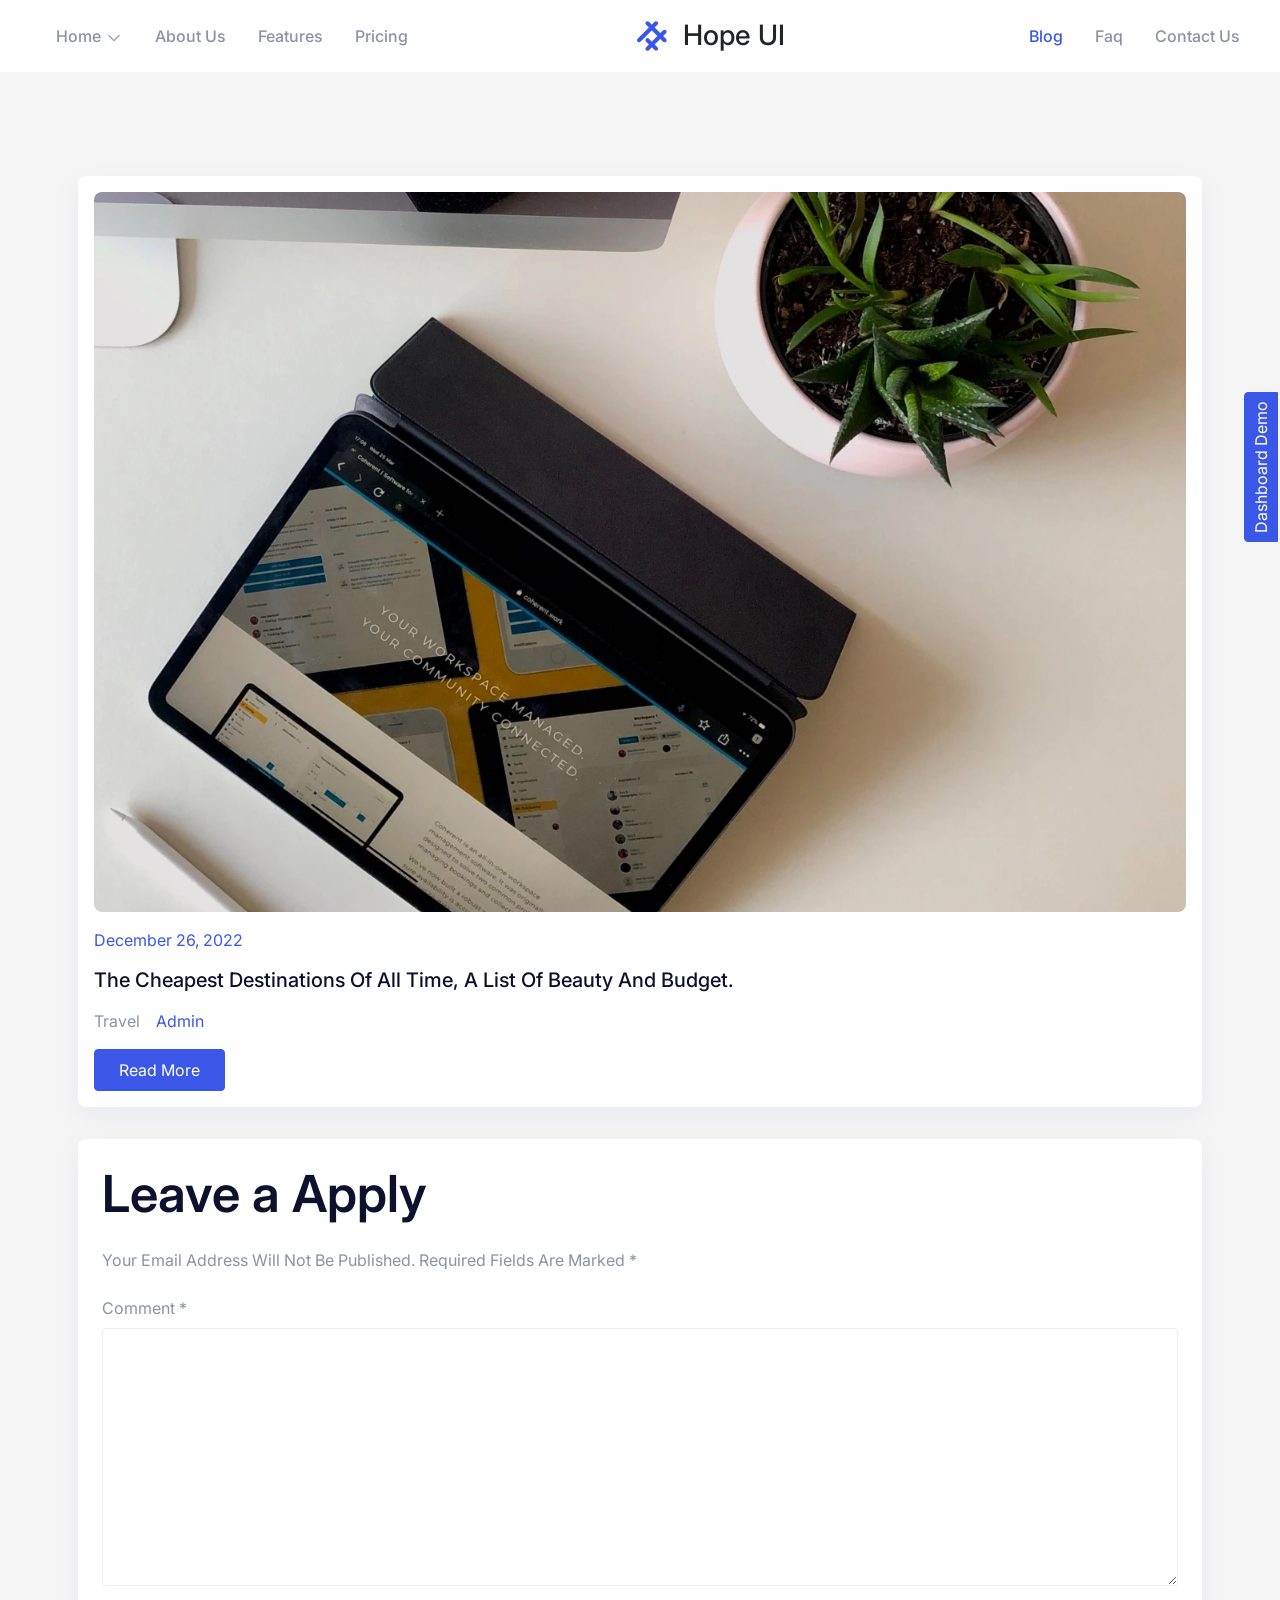
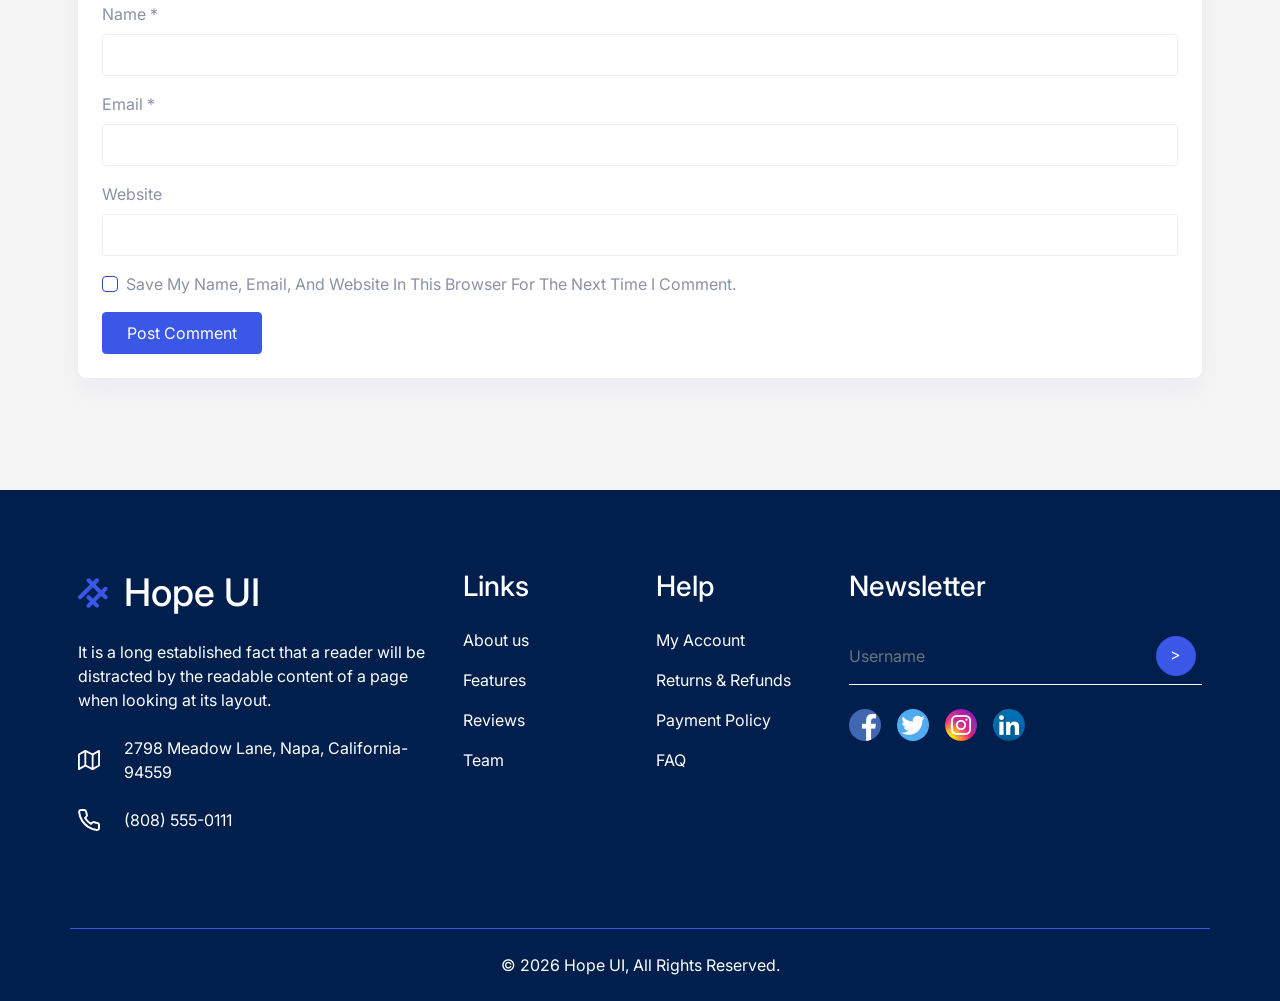
<file: landing-pages/blog-detail.html>
<!doctype html>
<html lang="en" dir="ltr" class="landing-pages">
  <head>
    <meta charset="utf-8">
      <meta name="viewport" content="width=device-width, initial-scale=1, shrink-to-fit=no">
      <title>Hope UI | Responsive Bootstrap 5 Admin Dashboard Template</title>
      
      <!-- Favicon -->
      <link rel="shortcut icon" href="../assets/images/favicon.ico">
      
      <!-- Library / Plugin Css Build -->
      <link rel="stylesheet" href="../assets/css/core/libs.min.css">
      
      
      <!-- Hope Ui Design System Css -->
      <link rel="stylesheet" href="../assets/css/hope-ui.min.css?v=4.0.0">
      
      <!-- Custom Css -->
      <link rel="stylesheet" href="../assets/css/custom.min.css?v=4.0.0">
      
      <!-- Dark Css -->
      <link rel="stylesheet" href="../assets/css/dark.min.css">
      
      <!-- Customizer Css -->
      <link rel="stylesheet" href="../assets/css/customizer.min.css">
      
      <!-- RTL Css -->
      <link rel="stylesheet" href="../assets/css/rtl.min.css">
      
      
      <!-- SwiperSlider css -->
      <link rel="stylesheet" href="../assets/vendor/swiperSlider/swiper-bundle.min.css">
      <link rel="stylesheet" href="../landing-pages/assets/css/landing-pages.min.css">  </head>
  <body class=" body-bg landing-pages">
    <span class="screen-darken"></span>
    <!-- loader-Start -->
    <div id="loading">
      <div class="loader simple-loader">
          <div class="loader-body">
          </div>
      </div>    </div>
    <!-- loader-END -->
    <!-- Wrapper-start -->
    <main class="main-content">
      <div class="position-relative">
        <!-- Nav-Start -->
          <nav class="nav navbar navbar-expand-xl navbar-light iq-navbar header-hover-menu">
            <div class="container-fluid navbar-inner">
              <div class="d-flex align-items-center justify-content-between w-100 landing-header">
                <div class="d-flex align-items-center d-xl-none">
                      <button data-trigger="navbar_main" class="d-xl-none btn btn-primary rounded-pill p-1 pt-0" type="button">
                          <svg width="20px" class="icon-20" viewBox="0 0 24 24">
                          <path fill="currentColor" d="M4,11V13H16L10.5,18.5L11.92,19.92L19.84,12L11.92,4.08L10.5,5.5L16,11H4Z"></path>
                      </svg>
                      </button>
                      <a href="../landing-pages/index.html" class="navbar-brand ms-3  d-xl-none">
                          <!--Logo start-->
                          <svg class="icon-30 text-primary" width="30"  viewBox="0 0 30 30" fill="none" xmlns="http://www.w3.org/2000/svg">
                              <rect x="-0.757324" y="19.2427" width="28" height="4" rx="2" transform="rotate(-45 -0.757324 19.2427)" fill="currentColor"></rect>
                              <rect x="7.72803" y="27.728" width="28" height="4" rx="2" transform="rotate(-45 7.72803 27.728)" fill="currentColor"></rect>
                              <rect x="10.5366" y="16.3945" width="16" height="4" rx="2" transform="rotate(45 10.5366 16.3945)" fill="currentColor"></rect>
                              <rect x="10.5562" y="-0.556152" width="28" height="4" rx="2" transform="rotate(45 10.5562 -0.556152)" fill="currentColor"></rect>
                          </svg>
                          <!--logo End-->        <h5 class="logo-title">Hope UI</h5>
                      </a>
                  </div>
                 <!-- Horizontal Menu Start -->
                 <nav id="navbar_main" class="mobile-offcanvas nav navbar navbar-expand-xl hover-nav horizontal-nav">
                 <div class="container-fluid p-lg-0">
                    <div class="offcanvas-header px-0">
                        <div class="navbar-brand ms-3">
                           <a href="landing-pages/index.html" class="navbar-brand m-0">
                             <!--Logo start-->
                             <svg class="icon-30 text-primary" width="30"  viewBox="0 0 30 30" fill="none" xmlns="http://www.w3.org/2000/svg">
                                 <rect x="-0.757324" y="19.2427" width="28" height="4" rx="2" transform="rotate(-45 -0.757324 19.2427)" fill="currentColor"></rect>
                                 <rect x="7.72803" y="27.728" width="28" height="4" rx="2" transform="rotate(-45 7.72803 27.728)" fill="currentColor"></rect>
                                 <rect x="10.5366" y="16.3945" width="16" height="4" rx="2" transform="rotate(45 10.5366 16.3945)" fill="currentColor"></rect>
                                 <rect x="10.5562" y="-0.556152" width="28" height="4" rx="2" transform="rotate(45 10.5562 -0.556152)" fill="currentColor"></rect>
                             </svg>
                             <!--logo End-->
                             <h5 class="logo-title">Hope UI</h5>
                         </a>
                       </div>
                       <button class="btn-close float-end px-3"></button>
                    </div>
                   <ul class="navbar-nav iq-nav-menu  list-unstyled" id="header-menu">
                       <li class="nav-item ">
                         <a class="nav-link menu-arrow justify-content-start" data-bs-toggle="collapse" href="#homeData" role="button" aria-expanded="false" aria-controls="homeData">
                         <span class="item-name">Home</span>
                         <svg fill="none" xmlns="http://www.w3.org/2000/svg" class="icon-18" width="18" height="18" viewBox="0 0 24 24"><path d="M19 8.5L12 15.5L5 8.5" stroke="currentColor" stroke-width="1.5" stroke-linecap="round" stroke-linejoin="round"></path></svg>
                         </a>
                         <ul class="iq-header-sub-menu list-unstyled collapse" id="homeData">
                             <li class="nav-item"><a class="nav-link " href="../landing-pages/index.html">App Landing Page</a></li>
                             <li class="nav-item">
                             <a class="nav-link " href="../landing-pages/software-landing-page.html">
                                 Software Landing Page
                             </a>
                            </li>
                         </ul>
                     </li>
                       <li class="nav-item"><a class="nav-link " href="../landing-pages/about.html">About Us </a></li>
                       <li class="nav-item"><a class="nav-link " href="../landing-pages/feature.html"> Features </a></li>
                       <li class="nav-item"><a class="nav-link " href="../landing-pages/pricing.html">Pricing</a></li>
                       <li class="nav-item d-xl-none"><a class="nav-link active" href="../landing-pages/blog.html">Blog</a></li>
                       <li class="nav-item d-xl-none"><a class="nav-link " href="../landing-pages/faq.html">Faq</a></li>
                       <li class="nav-item d-xl-none"><a class="nav-link " href="../landing-pages/contact-us.html">Contact Us</a></li>
                    </ul>
                 </div> <!-- container-fluid.// -->
                 </nav>
                 <!-- Sidebar Menu End -->        <a href="../landing-pages/index.html" class="navbar-brand m-0 d-xl-flex d-none">
                      <!--Logo start-->
                      <svg class="icon-30 text-primary" width="30"  viewBox="0 0 30 30" fill="none" xmlns="http://www.w3.org/2000/svg">
                          <rect x="-0.757324" y="19.2427" width="28" height="4" rx="2" transform="rotate(-45 -0.757324 19.2427)" fill="currentColor"></rect>
                          <rect x="7.72803" y="27.728" width="28" height="4" rx="2" transform="rotate(-45 7.72803 27.728)" fill="currentColor"></rect>
                          <rect x="10.5366" y="16.3945" width="16" height="4" rx="2" transform="rotate(45 10.5366 16.3945)" fill="currentColor"></rect>
                          <rect x="10.5562" y="-0.556152" width="28" height="4" rx="2" transform="rotate(45 10.5562 -0.556152)" fill="currentColor"></rect>
                      </svg>
                      <!--logo End-->
                      <h5 class="logo-title">Hope UI</h5>
                  </a>
                  <ul class="d-block d-xl-none list-unstyled m-0">
                    <li class="nav-item dropdown iq-responsive-menu ">
                        <div class="btn btn-sm bg-body" id="navbarDropdown-search-11" role="button" data-bs-toggle="dropdown" aria-expanded="false">
                            <svg class="icon-20" width="20" viewBox="0 0 24 24" fill="none" xmlns="http://www.w3.org/2000/svg">
                                <circle cx="11.7669" cy="11.7666" r="8.98856" stroke="currentColor" stroke-width="1.5" stroke-linecap="round" stroke-linejoin="round"></circle>
                                <path d="M18.0186 18.4851L21.5426 22" stroke="currentColor" stroke-width="1.5" stroke-linecap="round" stroke-linejoin="round"></path>
                            </svg>
                        </div>
                        <ul class="dropdown-menu dropdown-menu-end" aria-labelledby="navbarDropdown-search-11" style="width: 18rem;">
                            <li class="px-3 py-0">
                                <div class="form-group input-group mb-0">
                                <input type="text" class="form-control" placeholder="Search...">
                                <span class="input-group-text">
                                    <svg class="icon-20" width="20" height="20" viewBox="0 0 24 24" fill="none" xmlns="http://www.w3.org/2000/svg">
                                        <circle cx="11.7669" cy="11.7666" r="8.98856" stroke="currentColor" stroke-width="1.5" stroke-linecap="round" stroke-linejoin="round"></circle>
                                        <path d="M18.0186 18.4851L21.5426 22" stroke="currentColor" stroke-width="1.5" stroke-linecap="round" stroke-linejoin="round"></path>
                                    </svg>
                                </span>
                                </div>
                            </li>
                        </ul>
                    </li>
                  </ul>
                  
                <ul class=" navbar-nav  align-items-center navbar-list d-none d-xl-flex">
                  <li class="nav-item"><a class="nav-link active" href="../landing-pages/blog.html">Blog</a></li>
                  <li class="nav-item"><a class="nav-link " href="../landing-pages/faq.html">Faq</a></li>
                  <li class="nav-item"><a class="nav-link " href="../landing-pages/contact-us.html">Contact Us</a></li>
                </ul>
               </div>
            </div>
          </nav>        <!--Nav-End-->
      </div>
<div class="inner-box">
    <div class="container">
        <div class="row">
            <div class="col-lg-12">
                <div class="card mt-4">
                    <div class="card-body p-3">
                        <img src="../landing-pages/assets/images/blog/01.webp" alt="" class="img-fluid rounded
                        " loading="lazy">
                        <p class="text-primary pt-3">December 26, 2022</p>
                        <a href="blog-detail.html" class="my-3 h5">The Cheapest Destinations Of All Time, A List Of Beauty And Budget.</a>
                        <div class="d-flex align-items-center my-3">
                            <span>Travel</span> 
                            <span class="ms-3 text-primary">Admin</span>
                        </div>
                        <a href="blog-detail.html" class="btn btn-primary">Read More</a>
                    </div>
                </div>
                                </div>
            <div class="col-lg-12">
                <div class="card">
                    <div class="card-body">
                        <h3>Leave a Apply</h3>
                        <p class="my-4">Your Email Address Will Not Be Published. Required Fields Are Marked *</p>
                        <div class="form-group mb-3">
                            <label class="form-label">Comment *</label>
                            <textarea name="message" rows="10" class="form-control"></textarea>
                        </div>
                        <div class="form-group">
                            <label for="full-name" class="form-label">Name *</label>
                            <input type="text" class="form-control" id="full-name">
                        </div>
                        <div class="form-group">
                            <label for="your-email" class="form-label">Email *</label>
                            <input type="text" class="form-control" id="your-email">
                        </div>
                        <div class="form-group">
                            <label for="your-subject" class="form-label">Website</label>
                            <input type="text" class="form-control" id="your-subject">
                        </div>
                        <div class="form-check mb-3">
                            <input type="checkbox" class="form-check-input" id="customCheck1">
                            <label class="form-check-label" for="customCheck1">Save My Name, Email, And Website In This
                                Browser For The Next Time I Comment.</label>
                        </div>
                        <a href="#" class="btn btn-primary">Post Comment</a>
                    </div>
                </div>
            </div>
        </div>
    </div>
</div>
    </main>
    <!-- Wrapper-End -->
    <!-- Footer-start -->
          <footer >
              <div class="bg-secondary inner-box ">
                  <div class="container">
                          <div class="row">
                              <div class="col-md-4">
                                  <a href="../dashboard/index.html" class="navbar-brand  d-flex align-items-center">
                                      <svg class="icon-30 text-primary" width="30" 
                                          viewBox="0 0 30 30" fill="none" xmlns="http://www.w3.org/2000/svg">
                                          <rect x="-0.757324" y="19.2427" width="28" height="4" rx="2"
                                              transform="rotate(-45 -0.757324 19.2427)" fill="currentColor" />
                                          <rect x="7.72803" y="27.728" width="28" height="4" rx="2" transform="rotate(-45 7.72803 27.728)"
                                              fill="currentColor" />
                                          <rect x="10.5366" y="16.3945" width="16" height="4" rx="2"
                                              transform="rotate(45 10.5366 16.3945)" fill="currentColor" />
                                          <rect x="10.5562" y="-0.556152" width="28" height="4" rx="2"
                                              transform="rotate(45 10.5562 -0.556152)" fill="currentColor" />
                                      </svg>
                                      <h4 class="logo-title ms-3 text-white">Hope UI</h4>
                                  </a>
                                  <p class="text-white my-4">It is a long established fact that a reader will be distracted by the readable content of a page when
                                      looking at its layout. </p>
                                  <div class="d-flex align-items-center mb-4">
                                      <svg width="24" height="24" viewBox="0 0 24 24" fill="none" xmlns="http://www.w3.org/2000/svg">
                                          <path d="M1 6V22L8 18L16 22L23 18V2L16 6L8 2L1 6Z" stroke="white" stroke-width="2"
                                              stroke-linecap="round" stroke-linejoin="round" />
                                          <path d="M16 6V22" stroke="white" stroke-width="2" stroke-linecap="round"
                                              stroke-linejoin="round" />
                                          <path d="M8 2V18" stroke="white" stroke-width="2" stroke-linecap="round"
                                              stroke-linejoin="round" />
                                      </svg>
                                      <p class="ms-4 mb-0 text-white">2798 Meadow Lane, Napa, California- 94559</p>
                                  </div>
                                  <div class="d-flex align-items-center">
                                      <svg width="22" height="22" viewBox="0 0 22 22" fill="none" xmlns="http://www.w3.org/2000/svg">
                                          <path
                                              d="M21 15.9201V18.9201C21.0011 19.1986 20.9441 19.4743 20.8325 19.7294C20.7209 19.9846 20.5573 20.2137 20.3521 20.402C20.1468 20.5902 19.9046 20.7336 19.6407 20.8228C19.3769 20.912 19.0974 20.9452 18.82 20.9201C15.7428 20.5857 12.787 19.5342 10.19 17.8501C7.77382 16.3148 5.72533 14.2663 4.18999 11.8501C2.49997 9.2413 1.44824 6.27109 1.11999 3.1801C1.095 2.90356 1.12787 2.62486 1.21649 2.36172C1.30512 2.09859 1.44756 1.85679 1.63476 1.65172C1.82196 1.44665 2.0498 1.28281 2.30379 1.17062C2.55777 1.05843 2.83233 1.00036 3.10999 1.0001H6.10999C6.5953 0.995321 7.06579 1.16718 7.43376 1.48363C7.80173 1.80008 8.04207 2.23954 8.10999 2.7201C8.23662 3.68016 8.47144 4.62282 8.80999 5.5301C8.94454 5.88802 8.97366 6.27701 8.8939 6.65098C8.81415 7.02494 8.62886 7.36821 8.35999 7.6401L7.08999 8.9101C8.51355 11.4136 10.5864 13.4865 13.09 14.9101L14.36 13.6401C14.6319 13.3712 14.9751 13.1859 15.3491 13.1062C15.7231 13.0264 16.1121 13.0556 16.47 13.1901C17.3773 13.5286 18.3199 13.7635 19.28 13.8901C19.7658 13.9586 20.2094 14.2033 20.5265 14.5776C20.8437 14.9519 21.0122 15.4297 21 15.9201Z"
                                              stroke="white" stroke-width="2" stroke-linecap="round" stroke-linejoin="round" />
                                      </svg>
                                      <p class="ms-4 mb-0 text-white">(808) 555-0111</p>
                                  </div>
                              </div>
                              <div class="col-md-2 mt-md-0 mt-4">
                                  <h5 class="mb-4 text-white">Links</h5>
                                  <ul class="m-0 p-0 list-unstyled text-white">
                                      <li class="mb-3">About us</li>
                                      <li class="mb-3">Features</li>
                                      <li class="mb-3">Reviews</li>
                                      <li>Team</li>
                                  </ul>
                              </div>
                              <div class="col-md-2 mt-md-0 mt-4">
                                  <h5 class="mb-4 text-white">Help</h5>
                                  <ul class="m-0 p-0 list-unstyled text-white">
                                      <li class="mb-3">My Account</li>
                                      <li class="mb-3">Returns & Refunds</li>
                                      <li class="mb-3">Payment Policy</li>
                                      <li>FAQ</li>
                                  </ul>
                              </div>
                              <div class="col-md-4 mt-md-0 mt-4">
                                  <h5 class="mb-4 text-white">Newsletter</h5>
                                  <div class="input-group mb-4">
                                      <input type="text" class="form-control input-email ps-0" placeholder="Username" aria-label="Username"
                                          aria-describedby="basic-addon1">
                                      <span class="input-group-text input-email-btn" id="basic-addon1"></span>
                                  </div>
          
                              <ul class="list-unstyled p-0 m-0 d-flex mt-4">
                                  <li>
                                      <a href="#"><img src="../assets/images/brands/08.png" alt="fb" loading="lazy" class="rounded-pill"></a>
                                  </li>
                                  <li class="ps-3">
                                      <a href="#"><img src="../assets/images/brands/09.png" alt="gm" loading="lazy" class="rounded-pill"></a>
                                  </li>
                                  <li class="ps-3">
                                      <a href="#"><img src="../assets/images/brands/10.png" alt="im" loading="lazy" class="rounded-pill"></a>
                                  </li>
                                  <li class="ps-3">
                                      <a href="#"><img src="../assets/images/brands/13.png" alt="li" loading="lazy" class="rounded-pill"></a>
                                  </li>
                              </ul>   
                              </div>
                              <hr>
                          </div>
                  </div>
              </div>
              <div class="footer-bottom bg-secondary ">
                  <div class="container border-top  py-4 border-primary">
                      <div class="row">
                          <div class="col-md-12 text-center text-white">
                                  <p class="mb-0">©
                                      <script>document.write(new Date().getFullYear())</script> Hope UI, All Rights Reserved.
                                  </p>
                              </div>
                      </div>
                  </div>
              </div>
          </footer>    <!-- Footer-end -->
    <div id ="back-to-top" style="display: none;">
        <a class="p-0 btn btn-primary btn-sm position-fixed top" id="top" href="#top">
            <svg class="icon-30" width="30" viewBox="0 0 24 24" fill="none" xmlns="http://www.w3.org/2000/svg">
                <path d="M5 15.5L12 8.5L19 15.5" stroke="currentColor" stroke-width="1.5" stroke-linecap="round" stroke-linejoin="round"></path>
            </svg>
        </a>
    </div>
     <a class="btn btn-fixed-end btn-primary btn-icon btn-landing" href="../dashboard/index.html">
      Dashboard Demo
    </a>

      <!-- offcanvas start -->
    <!-- Library Bundle Script -->
    <script src="../assets/js/core/libs.min.js"></script>
    
    <!-- External Library Bundle Script -->
    <script src="../assets/js/core/external.min.js"></script>
    
    <!-- Widgetchart Script -->
    <script src="../assets/js/charts/widgetcharts.js"></script>
    
    <!-- mapchart Script -->
    <script src="../assets/js/charts/vectore-chart.js"></script>
    <script src="../assets/js/charts/dashboard.js" ></script>
    
    <!-- fslightbox Script -->
    <script src="../assets/js/plugins/fslightbox.js"></script>
    
    <!-- Settings Script -->
    <script src="../assets/js/plugins/setting.js"></script>
    
    <!-- Slider-tab Script -->
    <script src="../assets/js/plugins/slider-tabs.js"></script>
    
    <!-- Form Wizard Script -->
    <script src="../assets/js/plugins/form-wizard.js"></script>
    
    <!-- AOS Animation Plugin-->
    
    <!-- App Script -->
    <script src="../assets/js/hope-ui.js" defer></script>
    
    
    <!-- SwiperSlider Script -->
    <script src="../assets/vendor/swiperSlider/swiper-bundle.min.js"></script>
     <script src="../landing-pages/assets/js/app-landing.js" defer></script>  </body>
</html>
</file>
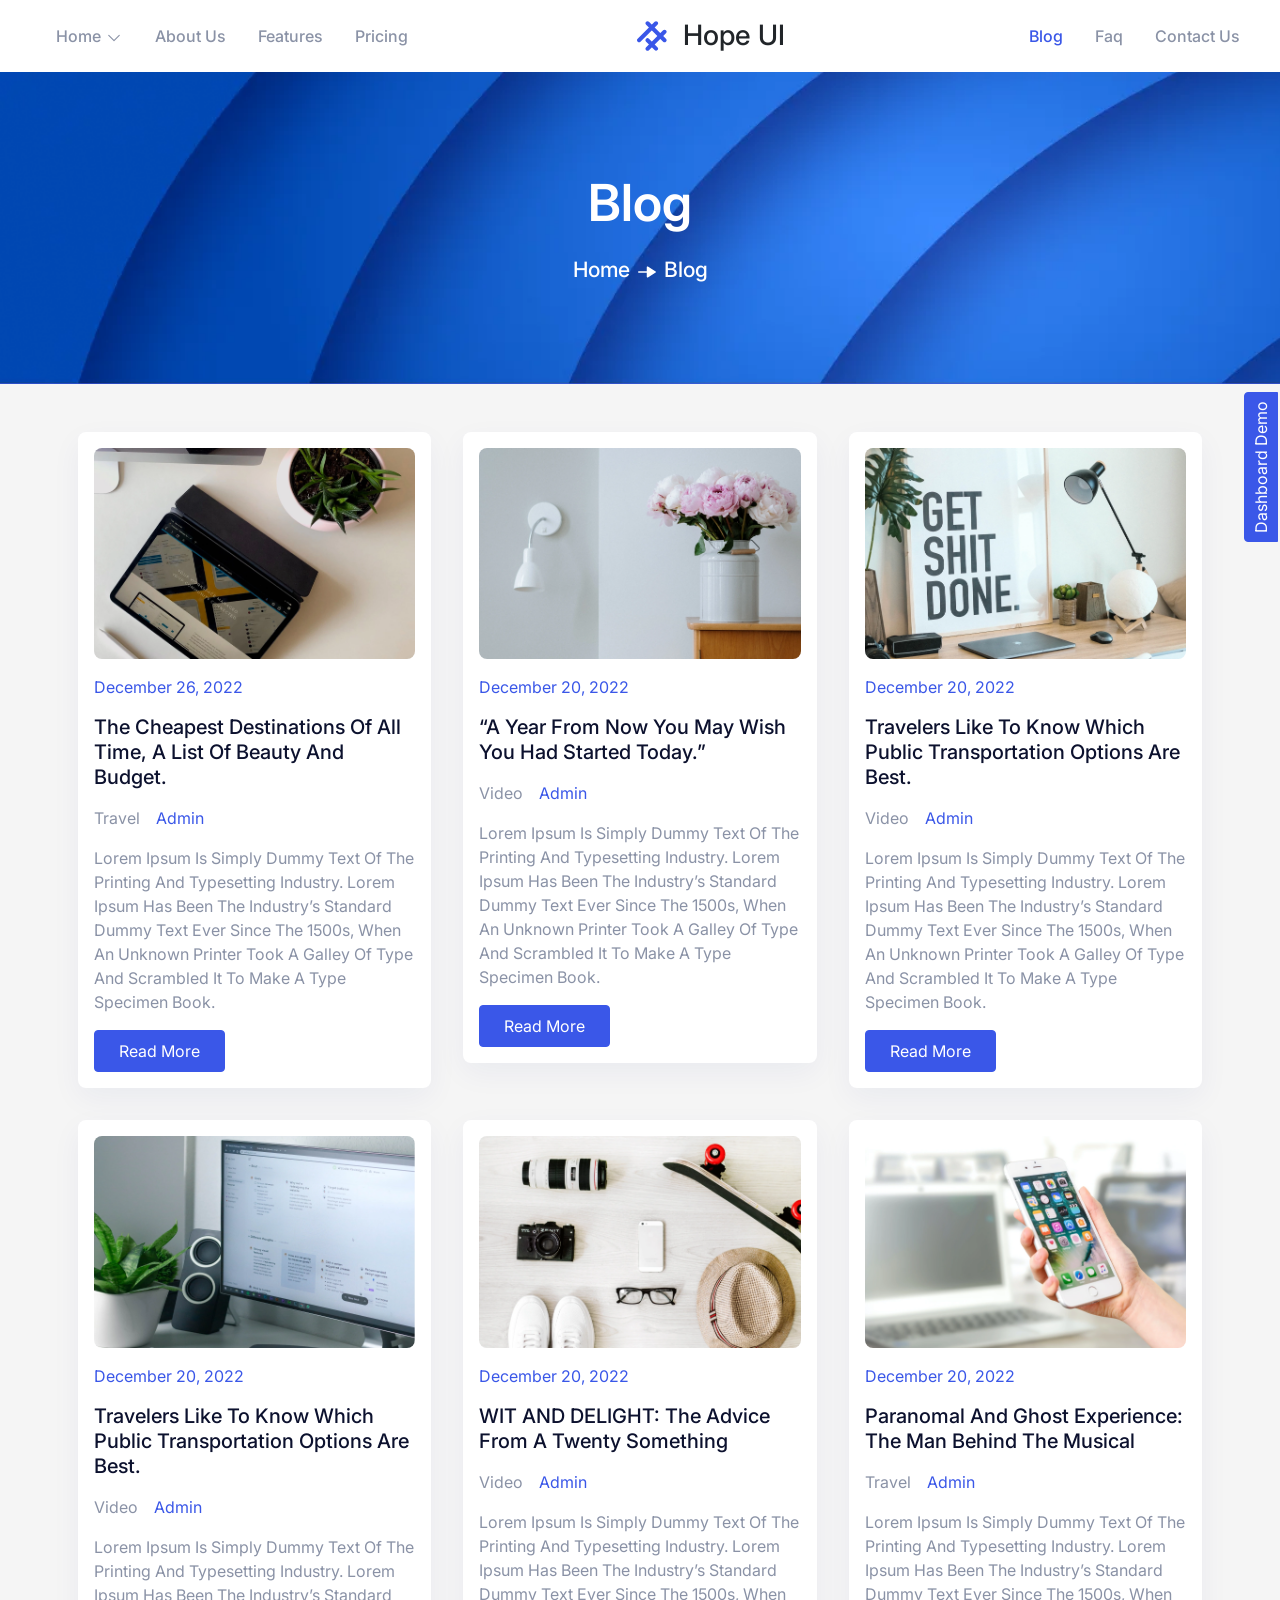
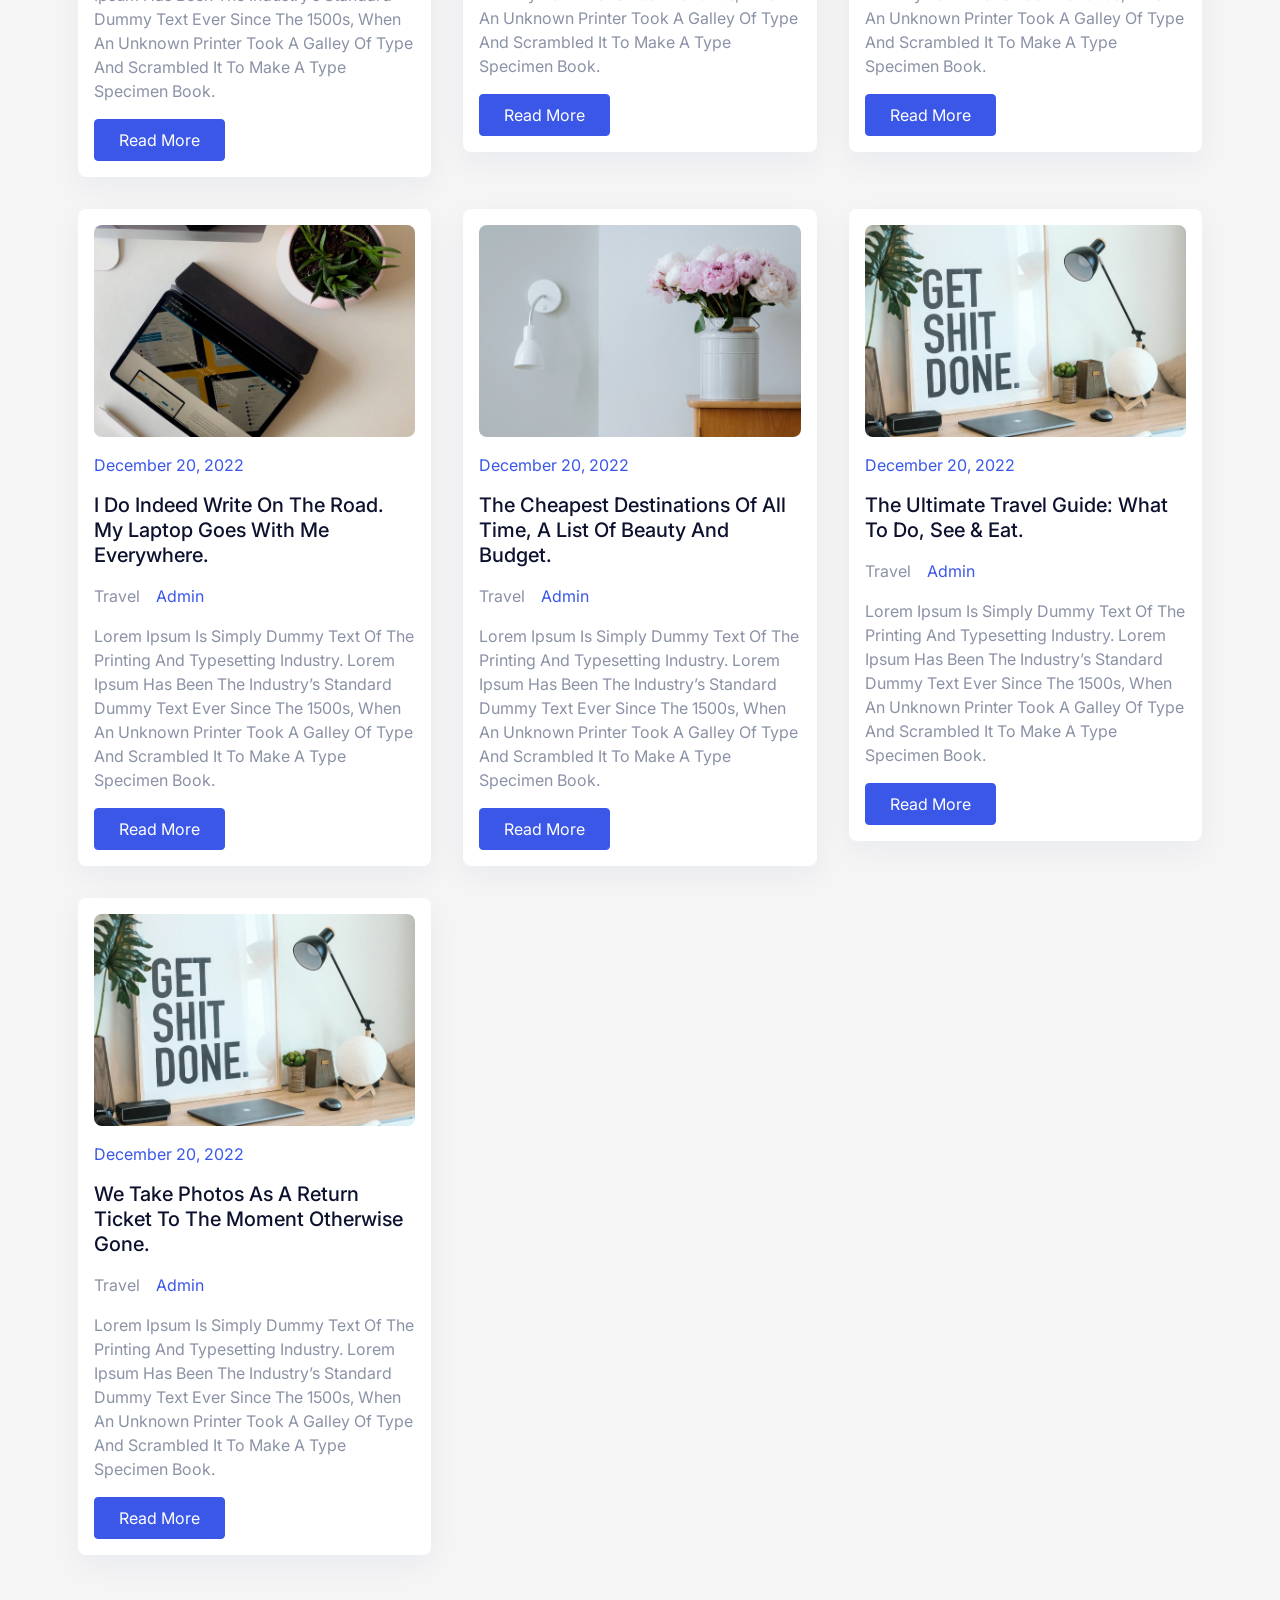
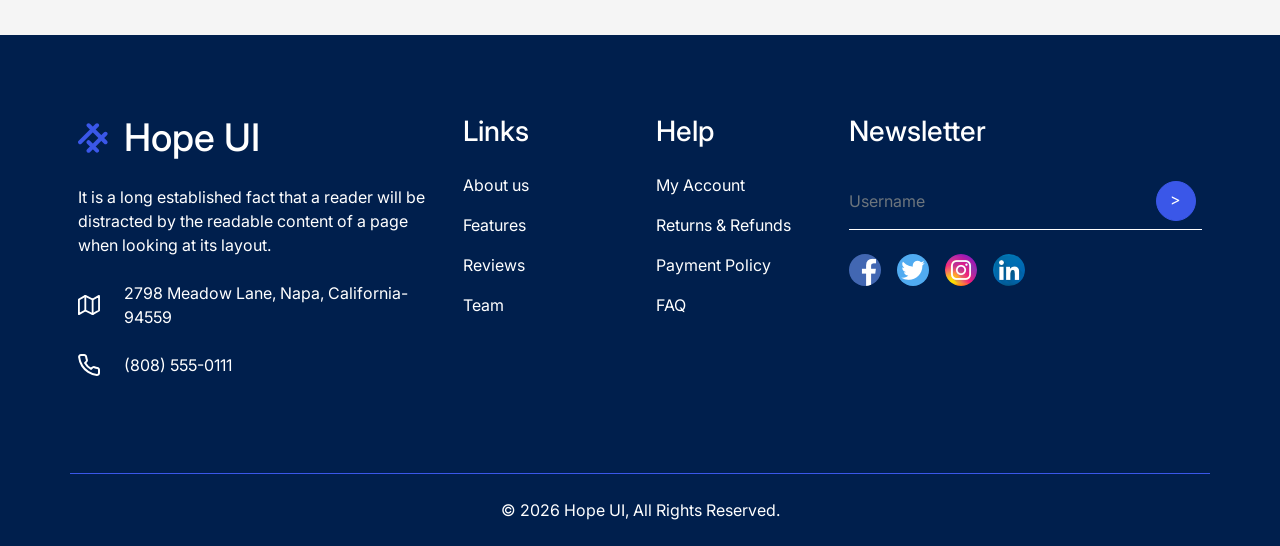
<file: landing-pages/blog.html>
<!doctype html>
<html lang="en" dir="ltr" class="landing-pages">
  <head>
    <meta charset="utf-8">
      <meta name="viewport" content="width=device-width, initial-scale=1, shrink-to-fit=no">
      <title>Hope UI | Responsive Bootstrap 5 Admin Dashboard Template</title>
      
      <!-- Favicon -->
      <link rel="shortcut icon" href="../assets/images/favicon.ico">
      
      <!-- Library / Plugin Css Build -->
      <link rel="stylesheet" href="../assets/css/core/libs.min.css">
      
      
      <!-- Hope Ui Design System Css -->
      <link rel="stylesheet" href="../assets/css/hope-ui.min.css?v=4.0.0">
      
      <!-- Custom Css -->
      <link rel="stylesheet" href="../assets/css/custom.min.css?v=4.0.0">
      
      <!-- Dark Css -->
      <link rel="stylesheet" href="../assets/css/dark.min.css">
      
      <!-- Customizer Css -->
      <link rel="stylesheet" href="../assets/css/customizer.min.css">
      
      <!-- RTL Css -->
      <link rel="stylesheet" href="../assets/css/rtl.min.css">
      
      
      <!-- SwiperSlider css -->
      <link rel="stylesheet" href="../assets/vendor/swiperSlider/swiper-bundle.min.css">
      <link rel="stylesheet" href="../landing-pages/assets/css/landing-pages.min.css">  </head>
  <body class=" body-bg landing-pages">
    <span class="screen-darken"></span>
    <!-- loader-Start -->
    <div id="loading">
      <div class="loader simple-loader">
          <div class="loader-body">
          </div>
      </div>    </div>
    <!-- loader-END -->
    <!-- Wrapper-start -->
    <main class="main-content">
      <div class="position-relative">
        <!-- Nav-Start -->
          <nav class="nav navbar navbar-expand-xl navbar-light iq-navbar header-hover-menu">
            <div class="container-fluid navbar-inner">
              <div class="d-flex align-items-center justify-content-between w-100 landing-header">
                <div class="d-flex align-items-center d-xl-none">
                      <button data-trigger="navbar_main" class="d-xl-none btn btn-primary rounded-pill p-1 pt-0" type="button">
                          <svg width="20px" class="icon-20" viewBox="0 0 24 24">
                          <path fill="currentColor" d="M4,11V13H16L10.5,18.5L11.92,19.92L19.84,12L11.92,4.08L10.5,5.5L16,11H4Z"></path>
                      </svg>
                      </button>
                      <a href="../landing-pages/index.html" class="navbar-brand ms-3  d-xl-none">
                          <!--Logo start-->
                          <svg class="icon-30 text-primary" width="30"  viewBox="0 0 30 30" fill="none" xmlns="http://www.w3.org/2000/svg">
                              <rect x="-0.757324" y="19.2427" width="28" height="4" rx="2" transform="rotate(-45 -0.757324 19.2427)" fill="currentColor"></rect>
                              <rect x="7.72803" y="27.728" width="28" height="4" rx="2" transform="rotate(-45 7.72803 27.728)" fill="currentColor"></rect>
                              <rect x="10.5366" y="16.3945" width="16" height="4" rx="2" transform="rotate(45 10.5366 16.3945)" fill="currentColor"></rect>
                              <rect x="10.5562" y="-0.556152" width="28" height="4" rx="2" transform="rotate(45 10.5562 -0.556152)" fill="currentColor"></rect>
                          </svg>
                          <!--logo End-->        <h5 class="logo-title">Hope UI</h5>
                      </a>
                  </div>
                 <!-- Horizontal Menu Start -->
                 <nav id="navbar_main" class="mobile-offcanvas nav navbar navbar-expand-xl hover-nav horizontal-nav">
                 <div class="container-fluid p-lg-0">
                    <div class="offcanvas-header px-0">
                        <div class="navbar-brand ms-3">
                           <a href="landing-pages/index.html" class="navbar-brand m-0">
                             <!--Logo start-->
                             <svg class="icon-30 text-primary" width="30"  viewBox="0 0 30 30" fill="none" xmlns="http://www.w3.org/2000/svg">
                                 <rect x="-0.757324" y="19.2427" width="28" height="4" rx="2" transform="rotate(-45 -0.757324 19.2427)" fill="currentColor"></rect>
                                 <rect x="7.72803" y="27.728" width="28" height="4" rx="2" transform="rotate(-45 7.72803 27.728)" fill="currentColor"></rect>
                                 <rect x="10.5366" y="16.3945" width="16" height="4" rx="2" transform="rotate(45 10.5366 16.3945)" fill="currentColor"></rect>
                                 <rect x="10.5562" y="-0.556152" width="28" height="4" rx="2" transform="rotate(45 10.5562 -0.556152)" fill="currentColor"></rect>
                             </svg>
                             <!--logo End-->
                             <h5 class="logo-title">Hope UI</h5>
                         </a>
                       </div>
                       <button class="btn-close float-end px-3"></button>
                    </div>
                   <ul class="navbar-nav iq-nav-menu  list-unstyled" id="header-menu">
                       <li class="nav-item ">
                         <a class="nav-link menu-arrow justify-content-start" data-bs-toggle="collapse" href="#homeData" role="button" aria-expanded="false" aria-controls="homeData">
                         <span class="item-name">Home</span>
                         <svg fill="none" xmlns="http://www.w3.org/2000/svg" class="icon-18" width="18" height="18" viewBox="0 0 24 24"><path d="M19 8.5L12 15.5L5 8.5" stroke="currentColor" stroke-width="1.5" stroke-linecap="round" stroke-linejoin="round"></path></svg>
                         </a>
                         <ul class="iq-header-sub-menu list-unstyled collapse" id="homeData">
                             <li class="nav-item"><a class="nav-link " href="../landing-pages/index.html">App Landing Page</a></li>
                             <li class="nav-item">
                             <a class="nav-link " href="../landing-pages/software-landing-page.html">
                                 Software Landing Page
                             </a>
                            </li>
                         </ul>
                     </li>
                       <li class="nav-item"><a class="nav-link " href="../landing-pages/about.html">About Us </a></li>
                       <li class="nav-item"><a class="nav-link " href="../landing-pages/feature.html"> Features </a></li>
                       <li class="nav-item"><a class="nav-link " href="../landing-pages/pricing.html">Pricing</a></li>
                       <li class="nav-item d-xl-none"><a class="nav-link active" href="../landing-pages/blog.html">Blog</a></li>
                       <li class="nav-item d-xl-none"><a class="nav-link " href="../landing-pages/faq.html">Faq</a></li>
                       <li class="nav-item d-xl-none"><a class="nav-link " href="../landing-pages/contact-us.html">Contact Us</a></li>
                    </ul>
                 </div> <!-- container-fluid.// -->
                 </nav>
                 <!-- Sidebar Menu End -->        <a href="../landing-pages/index.html" class="navbar-brand m-0 d-xl-flex d-none">
                      <!--Logo start-->
                      <svg class="icon-30 text-primary" width="30"  viewBox="0 0 30 30" fill="none" xmlns="http://www.w3.org/2000/svg">
                          <rect x="-0.757324" y="19.2427" width="28" height="4" rx="2" transform="rotate(-45 -0.757324 19.2427)" fill="currentColor"></rect>
                          <rect x="7.72803" y="27.728" width="28" height="4" rx="2" transform="rotate(-45 7.72803 27.728)" fill="currentColor"></rect>
                          <rect x="10.5366" y="16.3945" width="16" height="4" rx="2" transform="rotate(45 10.5366 16.3945)" fill="currentColor"></rect>
                          <rect x="10.5562" y="-0.556152" width="28" height="4" rx="2" transform="rotate(45 10.5562 -0.556152)" fill="currentColor"></rect>
                      </svg>
                      <!--logo End-->
                      <h5 class="logo-title">Hope UI</h5>
                  </a>
                  <ul class="d-block d-xl-none list-unstyled m-0">
                    <li class="nav-item dropdown iq-responsive-menu ">
                        <div class="btn btn-sm bg-body" id="navbarDropdown-search-11" role="button" data-bs-toggle="dropdown" aria-expanded="false">
                            <svg class="icon-20" width="20" viewBox="0 0 24 24" fill="none" xmlns="http://www.w3.org/2000/svg">
                                <circle cx="11.7669" cy="11.7666" r="8.98856" stroke="currentColor" stroke-width="1.5" stroke-linecap="round" stroke-linejoin="round"></circle>
                                <path d="M18.0186 18.4851L21.5426 22" stroke="currentColor" stroke-width="1.5" stroke-linecap="round" stroke-linejoin="round"></path>
                            </svg>
                        </div>
                        <ul class="dropdown-menu dropdown-menu-end" aria-labelledby="navbarDropdown-search-11" style="width: 18rem;">
                            <li class="px-3 py-0">
                                <div class="form-group input-group mb-0">
                                <input type="text" class="form-control" placeholder="Search...">
                                <span class="input-group-text">
                                    <svg class="icon-20" width="20" height="20" viewBox="0 0 24 24" fill="none" xmlns="http://www.w3.org/2000/svg">
                                        <circle cx="11.7669" cy="11.7666" r="8.98856" stroke="currentColor" stroke-width="1.5" stroke-linecap="round" stroke-linejoin="round"></circle>
                                        <path d="M18.0186 18.4851L21.5426 22" stroke="currentColor" stroke-width="1.5" stroke-linecap="round" stroke-linejoin="round"></path>
                                    </svg>
                                </span>
                                </div>
                            </li>
                        </ul>
                    </li>
                  </ul>
                  
                <ul class=" navbar-nav  align-items-center navbar-list d-none d-xl-flex">
                  <li class="nav-item"><a class="nav-link active" href="../landing-pages/blog.html">Blog</a></li>
                  <li class="nav-item"><a class="nav-link " href="../landing-pages/faq.html">Faq</a></li>
                  <li class="nav-item"><a class="nav-link " href="../landing-pages/contact-us.html">Contact Us</a></li>
                </ul>
               </div>
            </div>
          </nav>        <!--Nav-End-->
      </div>
<div class="sub-header">
    <div class="container">
        <div class="row">
            <div class="col-lg-12 text-center">
                <h3 class="text-white mb-4">Blog</h3>
                <h6 class="text-white">Home  <svg fill="none" xmlns="http://www.w3.org/2000/svg" width="24" height="24" viewBox="0 0 24 24">
                <path d="M12.1415 6.5899C11.9075 6.71614 11.7616 6.95618 11.7616 7.21726V11.2827H3.73429C3.32896 11.2827 3 11.604 3 12C3 12.3959 3.32896 12.7172 3.73429 12.7172H11.7616V16.7827C11.7616 17.0447 11.9075 17.2848 12.1415 17.4101C12.3755 17.5372 12.6614 17.5286 12.8875 17.39L20.6573 12.6073C20.8708 12.4753 21 12.2467 21 12C21 11.7532 20.8708 11.5247 20.6573 11.3927L12.8875 6.60998C12.7681 6.5373 12.632 6.5 12.4959 6.5C12.3745 6.5 12.2521 6.5306 12.1415 6.5899Z" fill="currentColor" />
                </svg> Blog</h6>
            </div>
        </div>
    </div>
</div><div class="inner-card-box">
    <div class="container">
        <div class="row">
            <div class="col-lg-4 col-md-6">
                <div class="card">
                    <div class="card-body p-3">
                        <img src="../landing-pages/assets/images/blog/01.webp" alt="" class="img-fluid rounded
                        " loading="lazy">
                        <p class="text-primary pt-3">December 26, 2022</p>
                        <a href="blog-detail.html" class="my-3 h5">The Cheapest Destinations Of All Time, A List Of Beauty And Budget.</a>
                        <div class="d-flex align-items-center my-3">
                            <span>Travel</span> 
                            <span class="ms-3 text-primary">Admin</span>
                        </div>
                            <p class="">Lorem Ipsum Is Simply Dummy Text Of The Printing And Typesetting Industry. Lorem Ipsum Has Been The Industry’s Standard Dummy Text Ever Since The 1500s, When An Unknown Printer Took A Galley Of Type And Scrambled It To Make A Type Specimen Book.</p>
                        <a href="blog-detail.html" class="btn btn-primary">Read More</a>
                    </div>
                </div>
                                </div>
            <div class="col-lg-4 col-md-6">
                <div class="card">
                    <div class="card-body p-3">
                        <img src="../landing-pages/assets/images/blog/02.webp" alt="" class="img-fluid rounded
                        " loading="lazy">
                        <p class="text-primary pt-3">December 20, 2022</p>
                        <a href="blog-detail.html" class="my-3 h5">“A Year From Now You May Wish You Had Started Today.”</a>
                        <div class="d-flex align-items-center my-3">
                            <span>Video</span> 
                            <span class="ms-3 text-primary">Admin</span>
                        </div>
                            <p class="">Lorem Ipsum Is Simply Dummy Text Of The Printing And Typesetting Industry. Lorem Ipsum Has Been The Industry’s Standard Dummy Text Ever Since The 1500s, When An Unknown Printer Took A Galley Of Type And Scrambled It To Make A Type Specimen Book.</p>
                        <a href="blog-detail.html" class="btn btn-primary">Read More</a>
                    </div>
                </div>
                                </div>
            <div class="col-lg-4 col-md-6">
                <div class="card">
                    <div class="card-body p-3">
                        <img src="../landing-pages/assets/images/blog/03.webp" alt="" class="img-fluid rounded
                        " loading="lazy">
                        <p class="text-primary pt-3">December 20, 2022</p>
                        <a href="blog-detail.html" class="my-3 h5">Travelers Like To Know Which Public Transportation Options Are Best.</a>
                        <div class="d-flex align-items-center my-3">
                            <span>Video</span> 
                            <span class="ms-3 text-primary">Admin</span>
                        </div>
                            <p class="">Lorem Ipsum Is Simply Dummy Text Of The Printing And Typesetting Industry. Lorem Ipsum Has Been The Industry’s Standard Dummy Text Ever Since The 1500s, When An Unknown Printer Took A Galley Of Type And Scrambled It To Make A Type Specimen Book.</p>
                        <a href="blog-detail.html" class="btn btn-primary">Read More</a>
                    </div>
                </div>
                                </div>
            <div class="col-lg-4 col-md-6">
                <div class="card">
                    <div class="card-body p-3">
                        <img src="../landing-pages/assets/images/blog/04.webp" alt="" class="img-fluid rounded
                        " loading="lazy">
                        <p class="text-primary pt-3">December 20, 2022</p>
                        <a href="blog-detail.html" class="my-3 h5">Travelers Like To Know Which Public Transportation Options Are Best.</a>
                        <div class="d-flex align-items-center my-3">
                            <span>Video</span> 
                            <span class="ms-3 text-primary">Admin</span>
                        </div>
                            <p class="">Lorem Ipsum Is Simply Dummy Text Of The Printing And Typesetting Industry. Lorem Ipsum Has Been The Industry’s Standard Dummy Text Ever Since The 1500s, When An Unknown Printer Took A Galley Of Type And Scrambled It To Make A Type Specimen Book.</p>
                        <a href="blog-detail.html" class="btn btn-primary">Read More</a>
                    </div>
                </div>
                                </div>
            <div class="col-lg-4 col-md-6">
                <div class="card">
                    <div class="card-body p-3">
                        <img src="../landing-pages/assets/images/blog/05.webp" alt="" class="img-fluid rounded
                        " loading="lazy">
                        <p class="text-primary pt-3">December 20, 2022</p>
                        <a href="blog-detail.html" class="my-3 h5">WIT AND DELIGHT: The Advice From A Twenty Something</a>
                        <div class="d-flex align-items-center my-3">
                            <span>Video</span> 
                            <span class="ms-3 text-primary">Admin</span>
                        </div>
                            <p class="">Lorem Ipsum Is Simply Dummy Text Of The Printing And Typesetting Industry. Lorem Ipsum Has Been The Industry’s Standard Dummy Text Ever Since The 1500s, When An Unknown Printer Took A Galley Of Type And Scrambled It To Make A Type Specimen Book.</p>
                        <a href="blog-detail.html" class="btn btn-primary">Read More</a>
                    </div>
                </div>
                                </div>
            <div class="col-lg-4 col-md-6">
                <div class="card">
                    <div class="card-body p-3">
                        <img src="../landing-pages/assets/images/blog/06.webp" alt="" class="img-fluid rounded
                        " loading="lazy">
                        <p class="text-primary pt-3">December 20, 2022</p>
                        <a href="blog-detail.html" class="my-3 h5">Paranomal And Ghost Experience: The Man Behind The Musical</a>
                        <div class="d-flex align-items-center my-3">
                            <span>Travel</span> 
                            <span class="ms-3 text-primary">Admin</span>
                        </div>
                            <p class="">Lorem Ipsum Is Simply Dummy Text Of The Printing And Typesetting Industry. Lorem Ipsum Has Been The Industry’s Standard Dummy Text Ever Since The 1500s, When An Unknown Printer Took A Galley Of Type And Scrambled It To Make A Type Specimen Book.</p>
                        <a href="blog-detail.html" class="btn btn-primary">Read More</a>
                    </div>
                </div>
                                </div>
            <div class="col-lg-4 col-md-6">
                <div class="card">
                    <div class="card-body p-3">
                        <img src="../landing-pages/assets/images/blog/07.webp" alt="" class="img-fluid rounded
                        " loading="lazy">
                        <p class="text-primary pt-3">December 20, 2022</p>
                        <a href="blog-detail.html" class="my-3 h5">I Do Indeed Write On The Road. My Laptop Goes With Me Everywhere.</a>
                        <div class="d-flex align-items-center my-3">
                            <span>Travel</span> 
                            <span class="ms-3 text-primary">Admin</span>
                        </div>
                            <p class="">Lorem Ipsum Is Simply Dummy Text Of The Printing And Typesetting Industry. Lorem Ipsum Has Been The Industry’s Standard Dummy Text Ever Since The 1500s, When An Unknown Printer Took A Galley Of Type And Scrambled It To Make A Type Specimen Book.</p>
                        <a href="blog-detail.html" class="btn btn-primary">Read More</a>
                    </div>
                </div>
                                </div>
            <div class="col-lg-4 col-md-6">
                <div class="card">
                    <div class="card-body p-3">
                        <img src="../landing-pages/assets/images/blog/08.webp" alt="" class="img-fluid rounded
                        " loading="lazy">
                        <p class="text-primary pt-3">December 20, 2022</p>
                        <a href="blog-detail.html" class="my-3 h5">The Cheapest Destinations Of All Time, A List Of Beauty And Budget.</a>
                        <div class="d-flex align-items-center my-3">
                            <span>Travel</span> 
                            <span class="ms-3 text-primary">Admin</span>
                        </div>
                            <p class="">Lorem Ipsum Is Simply Dummy Text Of The Printing And Typesetting Industry. Lorem Ipsum Has Been The Industry’s Standard Dummy Text Ever Since The 1500s, When An Unknown Printer Took A Galley Of Type And Scrambled It To Make A Type Specimen Book.</p>
                        <a href="blog-detail.html" class="btn btn-primary">Read More</a>
                    </div>
                </div>
                                </div>
            <div class="col-lg-4 col-md-6">
                <div class="card">
                    <div class="card-body p-3">
                        <img src="../landing-pages/assets/images/blog/09.webp" alt="" class="img-fluid rounded
                        " loading="lazy">
                        <p class="text-primary pt-3">December 20, 2022</p>
                        <a href="blog-detail.html" class="my-3 h5">The Ultimate Travel Guide: What To Do, See &amp; Eat.</a>
                        <div class="d-flex align-items-center my-3">
                            <span>Travel</span> 
                            <span class="ms-3 text-primary">Admin</span>
                        </div>
                            <p class="">Lorem Ipsum Is Simply Dummy Text Of The Printing And Typesetting Industry. Lorem Ipsum Has Been The Industry’s Standard Dummy Text Ever Since The 1500s, When An Unknown Printer Took A Galley Of Type And Scrambled It To Make A Type Specimen Book.</p>
                        <a href="blog-detail.html" class="btn btn-primary">Read More</a>
                    </div>
                </div>
                                </div>
            <div class="col-lg-4 col-md-6">
                <div class="card">
                    <div class="card-body p-3">
                        <img src="../landing-pages/assets/images/blog/09.webp" alt="" class="img-fluid rounded
                        " loading="lazy">
                        <p class="text-primary pt-3">December 20, 2022</p>
                        <a href="blog-detail.html" class="my-3 h5">We Take Photos As A Return Ticket To The Moment Otherwise Gone.</a>
                        <div class="d-flex align-items-center my-3">
                            <span>Travel</span> 
                            <span class="ms-3 text-primary">Admin</span>
                        </div>
                            <p class="">Lorem Ipsum Is Simply Dummy Text Of The Printing And Typesetting Industry. Lorem Ipsum Has Been The Industry’s Standard Dummy Text Ever Since The 1500s, When An Unknown Printer Took A Galley Of Type And Scrambled It To Make A Type Specimen Book.</p>
                        <a href="blog-detail.html" class="btn btn-primary">Read More</a>
                    </div>
                </div>
                                </div>
        </div>
    </div>
</div>
    </main>
    <!-- Wrapper-End -->
    <!-- Footer-start -->
          <footer >
              <div class="bg-secondary inner-box ">
                  <div class="container">
                          <div class="row">
                              <div class="col-md-4">
                                  <a href="../dashboard/index.html" class="navbar-brand  d-flex align-items-center">
                                      <svg class="icon-30 text-primary" width="30" 
                                          viewBox="0 0 30 30" fill="none" xmlns="http://www.w3.org/2000/svg">
                                          <rect x="-0.757324" y="19.2427" width="28" height="4" rx="2"
                                              transform="rotate(-45 -0.757324 19.2427)" fill="currentColor" />
                                          <rect x="7.72803" y="27.728" width="28" height="4" rx="2" transform="rotate(-45 7.72803 27.728)"
                                              fill="currentColor" />
                                          <rect x="10.5366" y="16.3945" width="16" height="4" rx="2"
                                              transform="rotate(45 10.5366 16.3945)" fill="currentColor" />
                                          <rect x="10.5562" y="-0.556152" width="28" height="4" rx="2"
                                              transform="rotate(45 10.5562 -0.556152)" fill="currentColor" />
                                      </svg>
                                      <h4 class="logo-title ms-3 text-white">Hope UI</h4>
                                  </a>
                                  <p class="text-white my-4">It is a long established fact that a reader will be distracted by the readable content of a page when
                                      looking at its layout. </p>
                                  <div class="d-flex align-items-center mb-4">
                                      <svg width="24" height="24" viewBox="0 0 24 24" fill="none" xmlns="http://www.w3.org/2000/svg">
                                          <path d="M1 6V22L8 18L16 22L23 18V2L16 6L8 2L1 6Z" stroke="white" stroke-width="2"
                                              stroke-linecap="round" stroke-linejoin="round" />
                                          <path d="M16 6V22" stroke="white" stroke-width="2" stroke-linecap="round"
                                              stroke-linejoin="round" />
                                          <path d="M8 2V18" stroke="white" stroke-width="2" stroke-linecap="round"
                                              stroke-linejoin="round" />
                                      </svg>
                                      <p class="ms-4 mb-0 text-white">2798 Meadow Lane, Napa, California- 94559</p>
                                  </div>
                                  <div class="d-flex align-items-center">
                                      <svg width="22" height="22" viewBox="0 0 22 22" fill="none" xmlns="http://www.w3.org/2000/svg">
                                          <path
                                              d="M21 15.9201V18.9201C21.0011 19.1986 20.9441 19.4743 20.8325 19.7294C20.7209 19.9846 20.5573 20.2137 20.3521 20.402C20.1468 20.5902 19.9046 20.7336 19.6407 20.8228C19.3769 20.912 19.0974 20.9452 18.82 20.9201C15.7428 20.5857 12.787 19.5342 10.19 17.8501C7.77382 16.3148 5.72533 14.2663 4.18999 11.8501C2.49997 9.2413 1.44824 6.27109 1.11999 3.1801C1.095 2.90356 1.12787 2.62486 1.21649 2.36172C1.30512 2.09859 1.44756 1.85679 1.63476 1.65172C1.82196 1.44665 2.0498 1.28281 2.30379 1.17062C2.55777 1.05843 2.83233 1.00036 3.10999 1.0001H6.10999C6.5953 0.995321 7.06579 1.16718 7.43376 1.48363C7.80173 1.80008 8.04207 2.23954 8.10999 2.7201C8.23662 3.68016 8.47144 4.62282 8.80999 5.5301C8.94454 5.88802 8.97366 6.27701 8.8939 6.65098C8.81415 7.02494 8.62886 7.36821 8.35999 7.6401L7.08999 8.9101C8.51355 11.4136 10.5864 13.4865 13.09 14.9101L14.36 13.6401C14.6319 13.3712 14.9751 13.1859 15.3491 13.1062C15.7231 13.0264 16.1121 13.0556 16.47 13.1901C17.3773 13.5286 18.3199 13.7635 19.28 13.8901C19.7658 13.9586 20.2094 14.2033 20.5265 14.5776C20.8437 14.9519 21.0122 15.4297 21 15.9201Z"
                                              stroke="white" stroke-width="2" stroke-linecap="round" stroke-linejoin="round" />
                                      </svg>
                                      <p class="ms-4 mb-0 text-white">(808) 555-0111</p>
                                  </div>
                              </div>
                              <div class="col-md-2 mt-md-0 mt-4">
                                  <h5 class="mb-4 text-white">Links</h5>
                                  <ul class="m-0 p-0 list-unstyled text-white">
                                      <li class="mb-3">About us</li>
                                      <li class="mb-3">Features</li>
                                      <li class="mb-3">Reviews</li>
                                      <li>Team</li>
                                  </ul>
                              </div>
                              <div class="col-md-2 mt-md-0 mt-4">
                                  <h5 class="mb-4 text-white">Help</h5>
                                  <ul class="m-0 p-0 list-unstyled text-white">
                                      <li class="mb-3">My Account</li>
                                      <li class="mb-3">Returns & Refunds</li>
                                      <li class="mb-3">Payment Policy</li>
                                      <li>FAQ</li>
                                  </ul>
                              </div>
                              <div class="col-md-4 mt-md-0 mt-4">
                                  <h5 class="mb-4 text-white">Newsletter</h5>
                                  <div class="input-group mb-4">
                                      <input type="text" class="form-control input-email ps-0" placeholder="Username" aria-label="Username"
                                          aria-describedby="basic-addon1">
                                      <span class="input-group-text input-email-btn" id="basic-addon1"></span>
                                  </div>
          
                              <ul class="list-unstyled p-0 m-0 d-flex mt-4">
                                  <li>
                                      <a href="#"><img src="../assets/images/brands/08.png" alt="fb" loading="lazy" class="rounded-pill"></a>
                                  </li>
                                  <li class="ps-3">
                                      <a href="#"><img src="../assets/images/brands/09.png" alt="gm" loading="lazy" class="rounded-pill"></a>
                                  </li>
                                  <li class="ps-3">
                                      <a href="#"><img src="../assets/images/brands/10.png" alt="im" loading="lazy" class="rounded-pill"></a>
                                  </li>
                                  <li class="ps-3">
                                      <a href="#"><img src="../assets/images/brands/13.png" alt="li" loading="lazy" class="rounded-pill"></a>
                                  </li>
                              </ul>   
                              </div>
                              <hr>
                          </div>
                  </div>
              </div>
              <div class="footer-bottom bg-secondary ">
                  <div class="container border-top  py-4 border-primary">
                      <div class="row">
                          <div class="col-md-12 text-center text-white">
                                  <p class="mb-0">©
                                      <script>document.write(new Date().getFullYear())</script> Hope UI, All Rights Reserved.
                                  </p>
                              </div>
                      </div>
                  </div>
              </div>
          </footer>    <!-- Footer-end -->
    <div id ="back-to-top" style="display: none;">
        <a class="p-0 btn btn-primary btn-sm position-fixed top" id="top" href="#top">
            <svg class="icon-30" width="30" viewBox="0 0 24 24" fill="none" xmlns="http://www.w3.org/2000/svg">
                <path d="M5 15.5L12 8.5L19 15.5" stroke="currentColor" stroke-width="1.5" stroke-linecap="round" stroke-linejoin="round"></path>
            </svg>
        </a>
    </div>
     <a class="btn btn-fixed-end btn-primary btn-icon btn-landing" href="../dashboard/index.html">
      Dashboard Demo
    </a>

      <!-- offcanvas start -->
    <!-- Library Bundle Script -->
    <script src="../assets/js/core/libs.min.js"></script>
    
    <!-- External Library Bundle Script -->
    <script src="../assets/js/core/external.min.js"></script>
    
    <!-- Widgetchart Script -->
    <script src="../assets/js/charts/widgetcharts.js"></script>
    
    <!-- mapchart Script -->
    <script src="../assets/js/charts/vectore-chart.js"></script>
    <script src="../assets/js/charts/dashboard.js" ></script>
    
    <!-- fslightbox Script -->
    <script src="../assets/js/plugins/fslightbox.js"></script>
    
    <!-- Settings Script -->
    <script src="../assets/js/plugins/setting.js"></script>
    
    <!-- Slider-tab Script -->
    <script src="../assets/js/plugins/slider-tabs.js"></script>
    
    <!-- Form Wizard Script -->
    <script src="../assets/js/plugins/form-wizard.js"></script>
    
    <!-- AOS Animation Plugin-->
    
    <!-- App Script -->
    <script src="../assets/js/hope-ui.js" defer></script>
    
    
    <!-- SwiperSlider Script -->
    <script src="../assets/vendor/swiperSlider/swiper-bundle.min.js"></script>
     <script src="../landing-pages/assets/js/app-landing.js" defer></script>  </body>
</html>
</file>
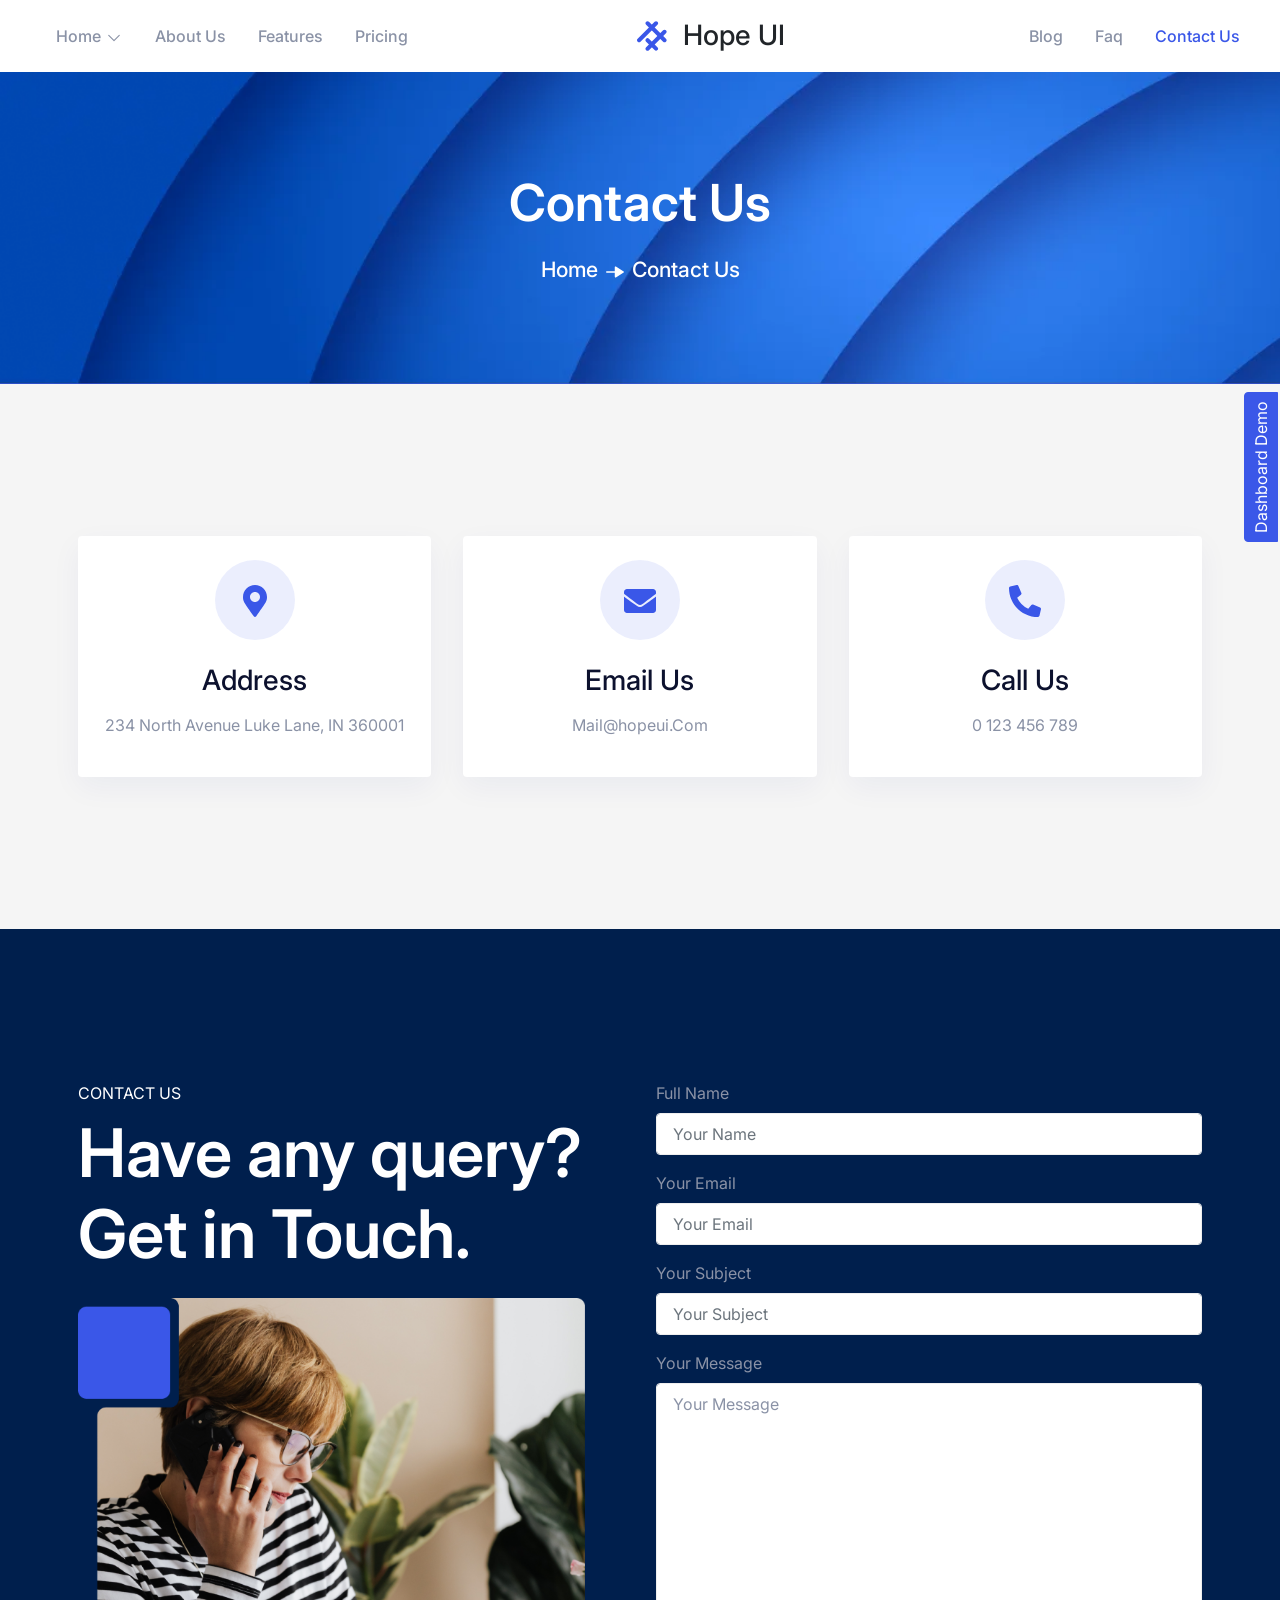
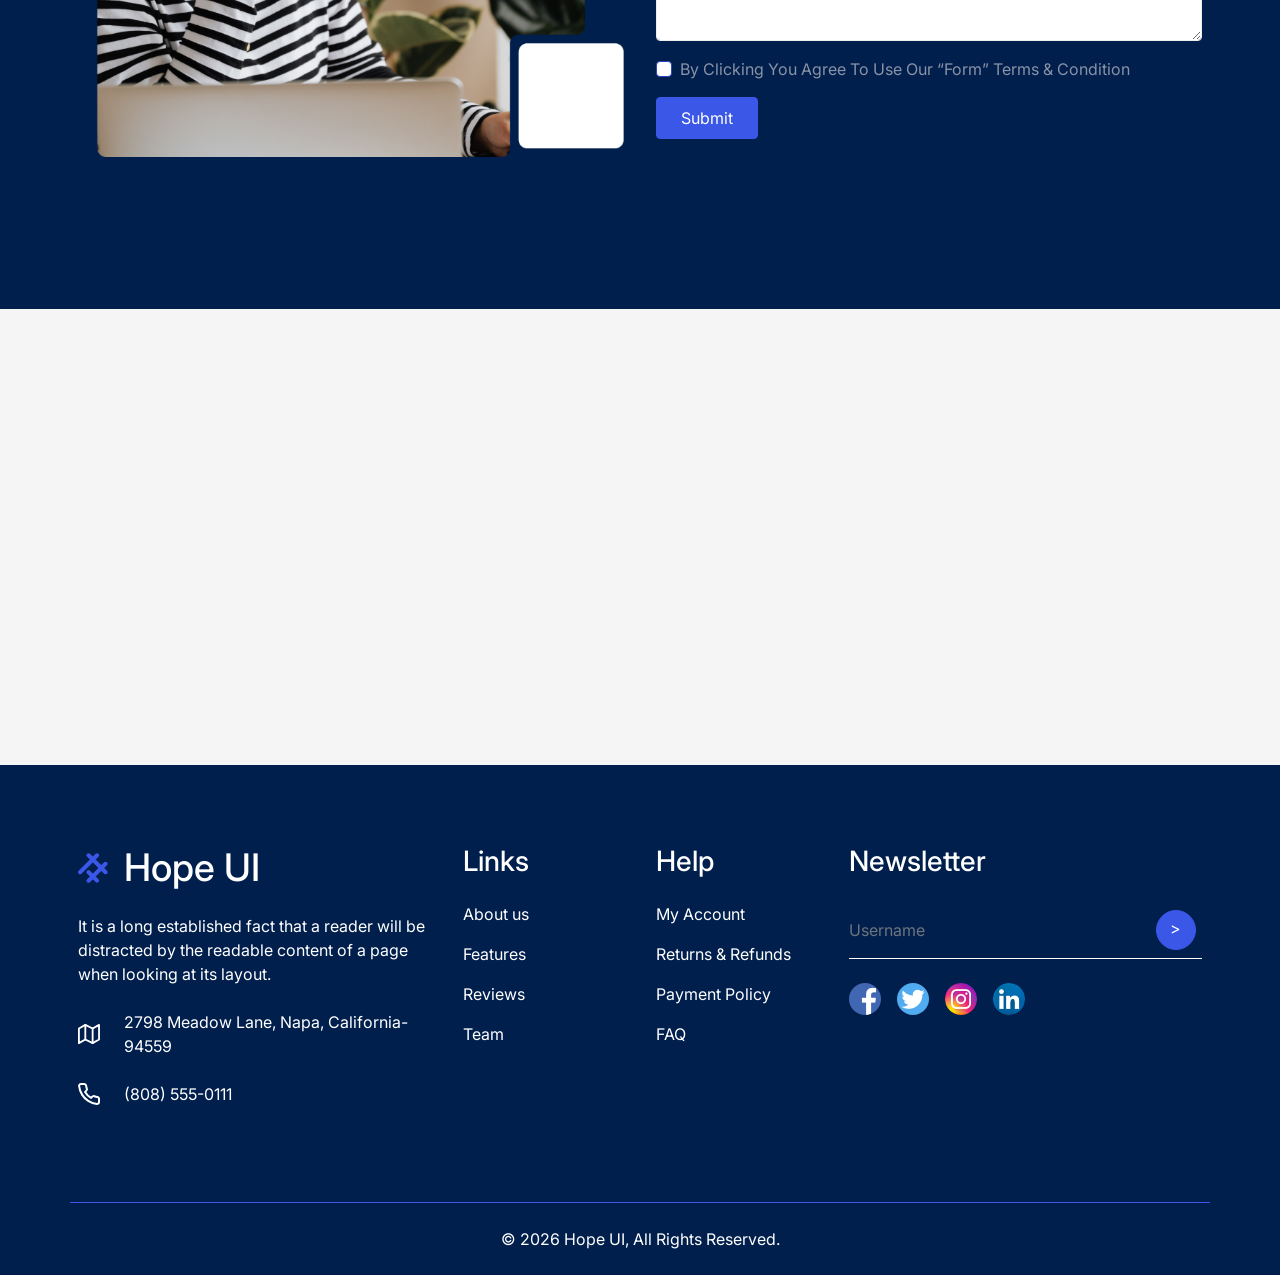
<file: landing-pages/contact-us.html>
<!doctype html>
<html lang="en" dir="ltr" class="landing-pages">
  <head>
    <meta charset="utf-8">
      <meta name="viewport" content="width=device-width, initial-scale=1, shrink-to-fit=no">
      <title>Hope UI | Responsive Bootstrap 5 Admin Dashboard Template</title>
      
      <!-- Favicon -->
      <link rel="shortcut icon" href="../assets/images/favicon.ico">
      
      <!-- Library / Plugin Css Build -->
      <link rel="stylesheet" href="../assets/css/core/libs.min.css">
      
      
      <!-- Hope Ui Design System Css -->
      <link rel="stylesheet" href="../assets/css/hope-ui.min.css?v=4.0.0">
      
      <!-- Custom Css -->
      <link rel="stylesheet" href="../assets/css/custom.min.css?v=4.0.0">
      
      <!-- Dark Css -->
      <link rel="stylesheet" href="../assets/css/dark.min.css">
      
      <!-- Customizer Css -->
      <link rel="stylesheet" href="../assets/css/customizer.min.css">
      
      <!-- RTL Css -->
      <link rel="stylesheet" href="../assets/css/rtl.min.css">
      
      
      <!-- SwiperSlider css -->
      <link rel="stylesheet" href="../assets/vendor/swiperSlider/swiper-bundle.min.css">
      <link rel="stylesheet" href="../landing-pages/assets/css/landing-pages.min.css">  </head>
  <body class=" body-bg landing-pages">
    <span class="screen-darken"></span>
    <!-- loader-Start -->
    <div id="loading">
      <div class="loader simple-loader">
          <div class="loader-body">
          </div>
      </div>    </div>
    <!-- loader-END -->
    <!-- Wrapper-start -->
    <main class="main-content">
      <div class="position-relative">
        <!-- Nav-Start -->
          <nav class="nav navbar navbar-expand-xl navbar-light iq-navbar header-hover-menu">
            <div class="container-fluid navbar-inner">
              <div class="d-flex align-items-center justify-content-between w-100 landing-header">
                <div class="d-flex align-items-center d-xl-none">
                      <button data-trigger="navbar_main" class="d-xl-none btn btn-primary rounded-pill p-1 pt-0" type="button">
                          <svg width="20px" class="icon-20" viewBox="0 0 24 24">
                          <path fill="currentColor" d="M4,11V13H16L10.5,18.5L11.92,19.92L19.84,12L11.92,4.08L10.5,5.5L16,11H4Z"></path>
                      </svg>
                      </button>
                      <a href="../landing-pages/index.html" class="navbar-brand ms-3  d-xl-none">
                          <!--Logo start-->
                          <svg class="icon-30 text-primary" width="30"  viewBox="0 0 30 30" fill="none" xmlns="http://www.w3.org/2000/svg">
                              <rect x="-0.757324" y="19.2427" width="28" height="4" rx="2" transform="rotate(-45 -0.757324 19.2427)" fill="currentColor"></rect>
                              <rect x="7.72803" y="27.728" width="28" height="4" rx="2" transform="rotate(-45 7.72803 27.728)" fill="currentColor"></rect>
                              <rect x="10.5366" y="16.3945" width="16" height="4" rx="2" transform="rotate(45 10.5366 16.3945)" fill="currentColor"></rect>
                              <rect x="10.5562" y="-0.556152" width="28" height="4" rx="2" transform="rotate(45 10.5562 -0.556152)" fill="currentColor"></rect>
                          </svg>
                          <!--logo End-->        <h5 class="logo-title">Hope UI</h5>
                      </a>
                  </div>
                 <!-- Horizontal Menu Start -->
                 <nav id="navbar_main" class="mobile-offcanvas nav navbar navbar-expand-xl hover-nav horizontal-nav">
                 <div class="container-fluid p-lg-0">
                    <div class="offcanvas-header px-0">
                        <div class="navbar-brand ms-3">
                           <a href="landing-pages/index.html" class="navbar-brand m-0">
                             <!--Logo start-->
                             <svg class="icon-30 text-primary" width="30"  viewBox="0 0 30 30" fill="none" xmlns="http://www.w3.org/2000/svg">
                                 <rect x="-0.757324" y="19.2427" width="28" height="4" rx="2" transform="rotate(-45 -0.757324 19.2427)" fill="currentColor"></rect>
                                 <rect x="7.72803" y="27.728" width="28" height="4" rx="2" transform="rotate(-45 7.72803 27.728)" fill="currentColor"></rect>
                                 <rect x="10.5366" y="16.3945" width="16" height="4" rx="2" transform="rotate(45 10.5366 16.3945)" fill="currentColor"></rect>
                                 <rect x="10.5562" y="-0.556152" width="28" height="4" rx="2" transform="rotate(45 10.5562 -0.556152)" fill="currentColor"></rect>
                             </svg>
                             <!--logo End-->
                             <h5 class="logo-title">Hope UI</h5>
                         </a>
                       </div>
                       <button class="btn-close float-end px-3"></button>
                    </div>
                   <ul class="navbar-nav iq-nav-menu  list-unstyled" id="header-menu">
                       <li class="nav-item ">
                         <a class="nav-link menu-arrow justify-content-start" data-bs-toggle="collapse" href="#homeData" role="button" aria-expanded="false" aria-controls="homeData">
                         <span class="item-name">Home</span>
                         <svg fill="none" xmlns="http://www.w3.org/2000/svg" class="icon-18" width="18" height="18" viewBox="0 0 24 24"><path d="M19 8.5L12 15.5L5 8.5" stroke="currentColor" stroke-width="1.5" stroke-linecap="round" stroke-linejoin="round"></path></svg>
                         </a>
                         <ul class="iq-header-sub-menu list-unstyled collapse" id="homeData">
                             <li class="nav-item"><a class="nav-link " href="../landing-pages/index.html">App Landing Page</a></li>
                             <li class="nav-item">
                             <a class="nav-link " href="../landing-pages/software-landing-page.html">
                                 Software Landing Page
                             </a>
                            </li>
                         </ul>
                     </li>
                       <li class="nav-item"><a class="nav-link " href="../landing-pages/about.html">About Us </a></li>
                       <li class="nav-item"><a class="nav-link " href="../landing-pages/feature.html"> Features </a></li>
                       <li class="nav-item"><a class="nav-link " href="../landing-pages/pricing.html">Pricing</a></li>
                       <li class="nav-item d-xl-none"><a class="nav-link " href="../landing-pages/blog.html">Blog</a></li>
                       <li class="nav-item d-xl-none"><a class="nav-link " href="../landing-pages/faq.html">Faq</a></li>
                       <li class="nav-item d-xl-none"><a class="nav-link active" href="../landing-pages/contact-us.html">Contact Us</a></li>
                    </ul>
                 </div> <!-- container-fluid.// -->
                 </nav>
                 <!-- Sidebar Menu End -->        <a href="../landing-pages/index.html" class="navbar-brand m-0 d-xl-flex d-none">
                      <!--Logo start-->
                      <svg class="icon-30 text-primary" width="30"  viewBox="0 0 30 30" fill="none" xmlns="http://www.w3.org/2000/svg">
                          <rect x="-0.757324" y="19.2427" width="28" height="4" rx="2" transform="rotate(-45 -0.757324 19.2427)" fill="currentColor"></rect>
                          <rect x="7.72803" y="27.728" width="28" height="4" rx="2" transform="rotate(-45 7.72803 27.728)" fill="currentColor"></rect>
                          <rect x="10.5366" y="16.3945" width="16" height="4" rx="2" transform="rotate(45 10.5366 16.3945)" fill="currentColor"></rect>
                          <rect x="10.5562" y="-0.556152" width="28" height="4" rx="2" transform="rotate(45 10.5562 -0.556152)" fill="currentColor"></rect>
                      </svg>
                      <!--logo End-->
                      <h5 class="logo-title">Hope UI</h5>
                  </a>
                  <ul class="d-block d-xl-none list-unstyled m-0">
                    <li class="nav-item dropdown iq-responsive-menu ">
                        <div class="btn btn-sm bg-body" id="navbarDropdown-search-11" role="button" data-bs-toggle="dropdown" aria-expanded="false">
                            <svg class="icon-20" width="20" viewBox="0 0 24 24" fill="none" xmlns="http://www.w3.org/2000/svg">
                                <circle cx="11.7669" cy="11.7666" r="8.98856" stroke="currentColor" stroke-width="1.5" stroke-linecap="round" stroke-linejoin="round"></circle>
                                <path d="M18.0186 18.4851L21.5426 22" stroke="currentColor" stroke-width="1.5" stroke-linecap="round" stroke-linejoin="round"></path>
                            </svg>
                        </div>
                        <ul class="dropdown-menu dropdown-menu-end" aria-labelledby="navbarDropdown-search-11" style="width: 18rem;">
                            <li class="px-3 py-0">
                                <div class="form-group input-group mb-0">
                                <input type="text" class="form-control" placeholder="Search...">
                                <span class="input-group-text">
                                    <svg class="icon-20" width="20" height="20" viewBox="0 0 24 24" fill="none" xmlns="http://www.w3.org/2000/svg">
                                        <circle cx="11.7669" cy="11.7666" r="8.98856" stroke="currentColor" stroke-width="1.5" stroke-linecap="round" stroke-linejoin="round"></circle>
                                        <path d="M18.0186 18.4851L21.5426 22" stroke="currentColor" stroke-width="1.5" stroke-linecap="round" stroke-linejoin="round"></path>
                                    </svg>
                                </span>
                                </div>
                            </li>
                        </ul>
                    </li>
                  </ul>
                  
                <ul class=" navbar-nav  align-items-center navbar-list d-none d-xl-flex">
                  <li class="nav-item"><a class="nav-link " href="../landing-pages/blog.html">Blog</a></li>
                  <li class="nav-item"><a class="nav-link " href="../landing-pages/faq.html">Faq</a></li>
                  <li class="nav-item"><a class="nav-link active" href="../landing-pages/contact-us.html">Contact Us</a></li>
                </ul>
               </div>
            </div>
          </nav>        <!--Nav-End-->
      </div>
<div class="sub-header">
    <div class="container">
        <div class="row">
            <div class="col-lg-12 text-center">
                <h3 class="text-white mb-4">Contact Us</h3>
                <h6 class="text-white">Home  <svg fill="none" xmlns="http://www.w3.org/2000/svg" width="24" height="24" viewBox="0 0 24 24">
                <path d="M12.1415 6.5899C11.9075 6.71614 11.7616 6.95618 11.7616 7.21726V11.2827H3.73429C3.32896 11.2827 3 11.604 3 12C3 12.3959 3.32896 12.7172 3.73429 12.7172H11.7616V16.7827C11.7616 17.0447 11.9075 17.2848 12.1415 17.4101C12.3755 17.5372 12.6614 17.5286 12.8875 17.39L20.6573 12.6073C20.8708 12.4753 21 12.2467 21 12C21 11.7532 20.8708 11.5247 20.6573 11.3927L12.8875 6.60998C12.7681 6.5373 12.632 6.5 12.4959 6.5C12.3745 6.5 12.2521 6.5306 12.1415 6.5899Z" fill="currentColor" />
                </svg> Contact Us</h6>
            </div>
        </div>
    </div>
</div><div class="section-padding">
    <div class="container">
        <div class="row">
            <div class="col-lg-4 col-md-12">
            <div class="card rounded-1 mb-lg-0">
                <div class="card-body text-center">
                    <div class="services bg-soft-primary rounded-pill text-center mx-auto mb-4">
                        <svg aria-hidden="true" focusable="false" data-prefix="fas" data-icon="map-marker-alt" class="svg-inline--fa fa-map-marker-alt fa-w-12" xmlns="http://www.w3.org/2000/svg" viewBox="0 0 384 512" width="32" height="32"><path fill="currentColor" d="M172.268 501.67C26.97 291.031 0 269.413 0 192 0 85.961 85.961 0 192 0s192 85.961 192 192c0 77.413-26.97 99.031-172.268 309.67-9.535 13.774-29.93 13.773-39.464 0zM192 272c44.183 0 80-35.817 80-80s-35.817-80-80-80-80 35.817-80 80 35.817 80 80 80z"></path></svg>
                    </div>
                        <h5 class="mt-4">Address</h5>
                        <p class="mt-3">234 North Avenue Luke Lane, IN 360001</p>
                    </div>
                </div>
            </div>
            <div class="col-lg-4 col-md-6">
                <div class="card rounded-1 mb-lg-0">
                    <div class="card-body text-center">
                        <div class="services bg-soft-primary rounded-pill text-center mx-auto mb-4">
                            <svg aria-hidden="true" focusable="false" data-prefix="fas" data-icon="envelope" class="svg-inline--fa fa-envelope fa-w-16" xmlns="http://www.w3.org/2000/svg" viewBox="0 0 512 512" width="32" height="32"><path fill="currentColor" d="M502.3 190.8c3.9-3.1 9.7-.2 9.7 4.7V400c0 26.5-21.5 48-48 48H48c-26.5 0-48-21.5-48-48V195.6c0-5 5.7-7.8 9.7-4.7 22.4 17.4 52.1 39.5 154.1 113.6 21.1 15.4 56.7 47.8 92.2 47.6 35.7.3 72-32.8 92.3-47.6 102-74.1 131.6-96.3 154-113.7zM256 320c23.2.4 56.6-29.2 73.4-41.4 132.7-96.3 142.8-104.7 173.4-128.7 5.8-4.5 9.2-11.5 9.2-18.9v-19c0-26.5-21.5-48-48-48H48C21.5 64 0 85.5 0 112v19c0 7.4 3.4 14.3 9.2 18.9 30.6 23.9 40.7 32.4 173.4 128.7 16.8 12.2 50.2 41.8 73.4 41.4z"></path></svg>
                        </div>
                        <h5 class="mt-4">Email Us</h5>
                        <p class="mt-3">Mail@hopeui.Com</p>
                    </div>
                </div>
            </div>
            <div class="col-lg-4 col-md-6">
                <div class="card rounded-1 mb-lg-0">
                    <div class="card-body text-center">
                        <div class="services bg-soft-primary rounded-pill text-center mx-auto mb-4">
                            <svg aria-hidden="true" focusable="false" data-prefix="fas" data-icon="phone-alt" class="svg-inline--fa fa-phone-alt fa-w-16" xmlns="http://www.w3.org/2000/svg" viewBox="0 0 512 512" width="32" height="32"><path fill="currentColor" d="M497.39 361.8l-112-48a24 24 0 0 0-28 6.9l-49.6 60.6A370.66 370.66 0 0 1 130.6 204.11l60.6-49.6a23.94 23.94 0 0 0 6.9-28l-48-112A24.16 24.16 0 0 0 122.6.61l-104 24A24 24 0 0 0 0 48c0 256.5 207.9 464 464 464a24 24 0 0 0 23.4-18.6l24-104a24.29 24.29 0 0 0-14.01-27.6z"></path></svg>
                        </div>
                        <h5 class="mt-4">Call Us</h5>
                        <p class="mt-3">0 123 456 789</p>
                    </div>
                </div>
            </div>
        </div>
    </div>
</div>
<div class="section-padding bg-secondary">
    <div class="container">
        <div class="row">
            <div class="col-md-12 col-lg-6">
                <p class="mb-2 text-uppercase text-white">
                   Contact Us
                </p>
                <h2 class="text-white mb-4">Have any query? <br> Get in Touch.</h2>
                <img src="../landing-pages/assets/images/home-4/contact.webp" alt="" class="img-fluid" loading="lazy">
            </div>
            <div class="col-md-12 col-lg-6 mt-4 mt-md-0">
                <div class="form-group">
                    <label for="full-name" class="form-label">Full Name</label>
                    <input type="text" class="form-control" id="full-name" placeholder="Your Name" >
                </div>
                <div class="form-group">
                    <label for="your-email" class="form-label">Your Email</label>
                    <input type="text" class="form-control" id="your-email" placeholder="Your Email" >
                </div>
                <div class="form-group">
                    <label for="your-subject" class="form-label">Your Subject</label>
                    <input type="text" class="form-control" id="your-subject" placeholder="Your Subject" >
                </div>
                <div class="form-group mb-3">
                <label for="your-message" class="form-label">Your Message</label>
                <textarea name="message" rows="10" class="form-control" >
Your Message
                </textarea>
                </div>
                <div class="form-check mb-3">
                    <input type="checkbox" class="form-check-input" id="customCheck1">
                    <label class="form-check-label" for="customCheck1">By Clicking You Agree To Use Our “Form” Terms & Condition</label>
                </div>
                <a href="#" class="btn btn-primary">Submit</a>
            </div>
        </div>
    </div>
</div>
<div>
    <iframe src="https://www.google.com/maps/embed?pb=!1m14!1m8!1m3!1d123505.75790910245!2d121.05573800000002!3d14.681181!3m2!1i1024!2i768!4f13.1!3m3!1m2!1s0x3397ba0942ef7375%3A0x4a9a32d9fe083d40!2sQuezon%20City%2C%20Metro%20Manila%2C%20Philippines!5e0!3m2!1sen!2sus!4v1676356596840!5m2!1sen!2sus" width="100%" height="450" style="border:0;" allowfullscreen="" loading="lazy" referrerpolicy="no-referrer-when-downgrade"></iframe>
</div>

    </main>
    <!-- Wrapper-End -->
    <!-- Footer-start -->
          <footer >
              <div class="bg-secondary inner-box ">
                  <div class="container">
                          <div class="row">
                              <div class="col-md-4">
                                  <a href="../dashboard/index.html" class="navbar-brand  d-flex align-items-center">
                                      <svg class="icon-30 text-primary" width="30" 
                                          viewBox="0 0 30 30" fill="none" xmlns="http://www.w3.org/2000/svg">
                                          <rect x="-0.757324" y="19.2427" width="28" height="4" rx="2"
                                              transform="rotate(-45 -0.757324 19.2427)" fill="currentColor" />
                                          <rect x="7.72803" y="27.728" width="28" height="4" rx="2" transform="rotate(-45 7.72803 27.728)"
                                              fill="currentColor" />
                                          <rect x="10.5366" y="16.3945" width="16" height="4" rx="2"
                                              transform="rotate(45 10.5366 16.3945)" fill="currentColor" />
                                          <rect x="10.5562" y="-0.556152" width="28" height="4" rx="2"
                                              transform="rotate(45 10.5562 -0.556152)" fill="currentColor" />
                                      </svg>
                                      <h4 class="logo-title ms-3 text-white">Hope UI</h4>
                                  </a>
                                  <p class="text-white my-4">It is a long established fact that a reader will be distracted by the readable content of a page when
                                      looking at its layout. </p>
                                  <div class="d-flex align-items-center mb-4">
                                      <svg width="24" height="24" viewBox="0 0 24 24" fill="none" xmlns="http://www.w3.org/2000/svg">
                                          <path d="M1 6V22L8 18L16 22L23 18V2L16 6L8 2L1 6Z" stroke="white" stroke-width="2"
                                              stroke-linecap="round" stroke-linejoin="round" />
                                          <path d="M16 6V22" stroke="white" stroke-width="2" stroke-linecap="round"
                                              stroke-linejoin="round" />
                                          <path d="M8 2V18" stroke="white" stroke-width="2" stroke-linecap="round"
                                              stroke-linejoin="round" />
                                      </svg>
                                      <p class="ms-4 mb-0 text-white">2798 Meadow Lane, Napa, California- 94559</p>
                                  </div>
                                  <div class="d-flex align-items-center">
                                      <svg width="22" height="22" viewBox="0 0 22 22" fill="none" xmlns="http://www.w3.org/2000/svg">
                                          <path
                                              d="M21 15.9201V18.9201C21.0011 19.1986 20.9441 19.4743 20.8325 19.7294C20.7209 19.9846 20.5573 20.2137 20.3521 20.402C20.1468 20.5902 19.9046 20.7336 19.6407 20.8228C19.3769 20.912 19.0974 20.9452 18.82 20.9201C15.7428 20.5857 12.787 19.5342 10.19 17.8501C7.77382 16.3148 5.72533 14.2663 4.18999 11.8501C2.49997 9.2413 1.44824 6.27109 1.11999 3.1801C1.095 2.90356 1.12787 2.62486 1.21649 2.36172C1.30512 2.09859 1.44756 1.85679 1.63476 1.65172C1.82196 1.44665 2.0498 1.28281 2.30379 1.17062C2.55777 1.05843 2.83233 1.00036 3.10999 1.0001H6.10999C6.5953 0.995321 7.06579 1.16718 7.43376 1.48363C7.80173 1.80008 8.04207 2.23954 8.10999 2.7201C8.23662 3.68016 8.47144 4.62282 8.80999 5.5301C8.94454 5.88802 8.97366 6.27701 8.8939 6.65098C8.81415 7.02494 8.62886 7.36821 8.35999 7.6401L7.08999 8.9101C8.51355 11.4136 10.5864 13.4865 13.09 14.9101L14.36 13.6401C14.6319 13.3712 14.9751 13.1859 15.3491 13.1062C15.7231 13.0264 16.1121 13.0556 16.47 13.1901C17.3773 13.5286 18.3199 13.7635 19.28 13.8901C19.7658 13.9586 20.2094 14.2033 20.5265 14.5776C20.8437 14.9519 21.0122 15.4297 21 15.9201Z"
                                              stroke="white" stroke-width="2" stroke-linecap="round" stroke-linejoin="round" />
                                      </svg>
                                      <p class="ms-4 mb-0 text-white">(808) 555-0111</p>
                                  </div>
                              </div>
                              <div class="col-md-2 mt-md-0 mt-4">
                                  <h5 class="mb-4 text-white">Links</h5>
                                  <ul class="m-0 p-0 list-unstyled text-white">
                                      <li class="mb-3">About us</li>
                                      <li class="mb-3">Features</li>
                                      <li class="mb-3">Reviews</li>
                                      <li>Team</li>
                                  </ul>
                              </div>
                              <div class="col-md-2 mt-md-0 mt-4">
                                  <h5 class="mb-4 text-white">Help</h5>
                                  <ul class="m-0 p-0 list-unstyled text-white">
                                      <li class="mb-3">My Account</li>
                                      <li class="mb-3">Returns & Refunds</li>
                                      <li class="mb-3">Payment Policy</li>
                                      <li>FAQ</li>
                                  </ul>
                              </div>
                              <div class="col-md-4 mt-md-0 mt-4">
                                  <h5 class="mb-4 text-white">Newsletter</h5>
                                  <div class="input-group mb-4">
                                      <input type="text" class="form-control input-email ps-0" placeholder="Username" aria-label="Username"
                                          aria-describedby="basic-addon1">
                                      <span class="input-group-text input-email-btn" id="basic-addon1"></span>
                                  </div>
          
                              <ul class="list-unstyled p-0 m-0 d-flex mt-4">
                                  <li>
                                      <a href="#"><img src="../assets/images/brands/08.png" alt="fb" loading="lazy" class="rounded-pill"></a>
                                  </li>
                                  <li class="ps-3">
                                      <a href="#"><img src="../assets/images/brands/09.png" alt="gm" loading="lazy" class="rounded-pill"></a>
                                  </li>
                                  <li class="ps-3">
                                      <a href="#"><img src="../assets/images/brands/10.png" alt="im" loading="lazy" class="rounded-pill"></a>
                                  </li>
                                  <li class="ps-3">
                                      <a href="#"><img src="../assets/images/brands/13.png" alt="li" loading="lazy" class="rounded-pill"></a>
                                  </li>
                              </ul>   
                              </div>
                              <hr>
                          </div>
                  </div>
              </div>
              <div class="footer-bottom bg-secondary ">
                  <div class="container border-top  py-4 border-primary">
                      <div class="row">
                          <div class="col-md-12 text-center text-white">
                                  <p class="mb-0">©
                                      <script>document.write(new Date().getFullYear())</script> Hope UI, All Rights Reserved.
                                  </p>
                              </div>
                      </div>
                  </div>
              </div>
          </footer>    <!-- Footer-end -->
    <div id ="back-to-top" style="display: none;">
        <a class="p-0 btn btn-primary btn-sm position-fixed top" id="top" href="#top">
            <svg class="icon-30" width="30" viewBox="0 0 24 24" fill="none" xmlns="http://www.w3.org/2000/svg">
                <path d="M5 15.5L12 8.5L19 15.5" stroke="currentColor" stroke-width="1.5" stroke-linecap="round" stroke-linejoin="round"></path>
            </svg>
        </a>
    </div>
     <a class="btn btn-fixed-end btn-primary btn-icon btn-landing" href="../dashboard/index.html">
      Dashboard Demo
    </a>

      <!-- offcanvas start -->
    <!-- Library Bundle Script -->
    <script src="../assets/js/core/libs.min.js"></script>
    
    <!-- External Library Bundle Script -->
    <script src="../assets/js/core/external.min.js"></script>
    
    <!-- Widgetchart Script -->
    <script src="../assets/js/charts/widgetcharts.js"></script>
    
    <!-- mapchart Script -->
    <script src="../assets/js/charts/vectore-chart.js"></script>
    <script src="../assets/js/charts/dashboard.js" ></script>
    
    <!-- fslightbox Script -->
    <script src="../assets/js/plugins/fslightbox.js"></script>
    
    <!-- Settings Script -->
    <script src="../assets/js/plugins/setting.js"></script>
    
    <!-- Slider-tab Script -->
    <script src="../assets/js/plugins/slider-tabs.js"></script>
    
    <!-- Form Wizard Script -->
    <script src="../assets/js/plugins/form-wizard.js"></script>
    
    <!-- AOS Animation Plugin-->
    
    <!-- App Script -->
    <script src="../assets/js/hope-ui.js" defer></script>
    
    
    <!-- SwiperSlider Script -->
    <script src="../assets/vendor/swiperSlider/swiper-bundle.min.js"></script>
     <script src="../landing-pages/assets/js/app-landing.js" defer></script>  </body>
</html>
</file>
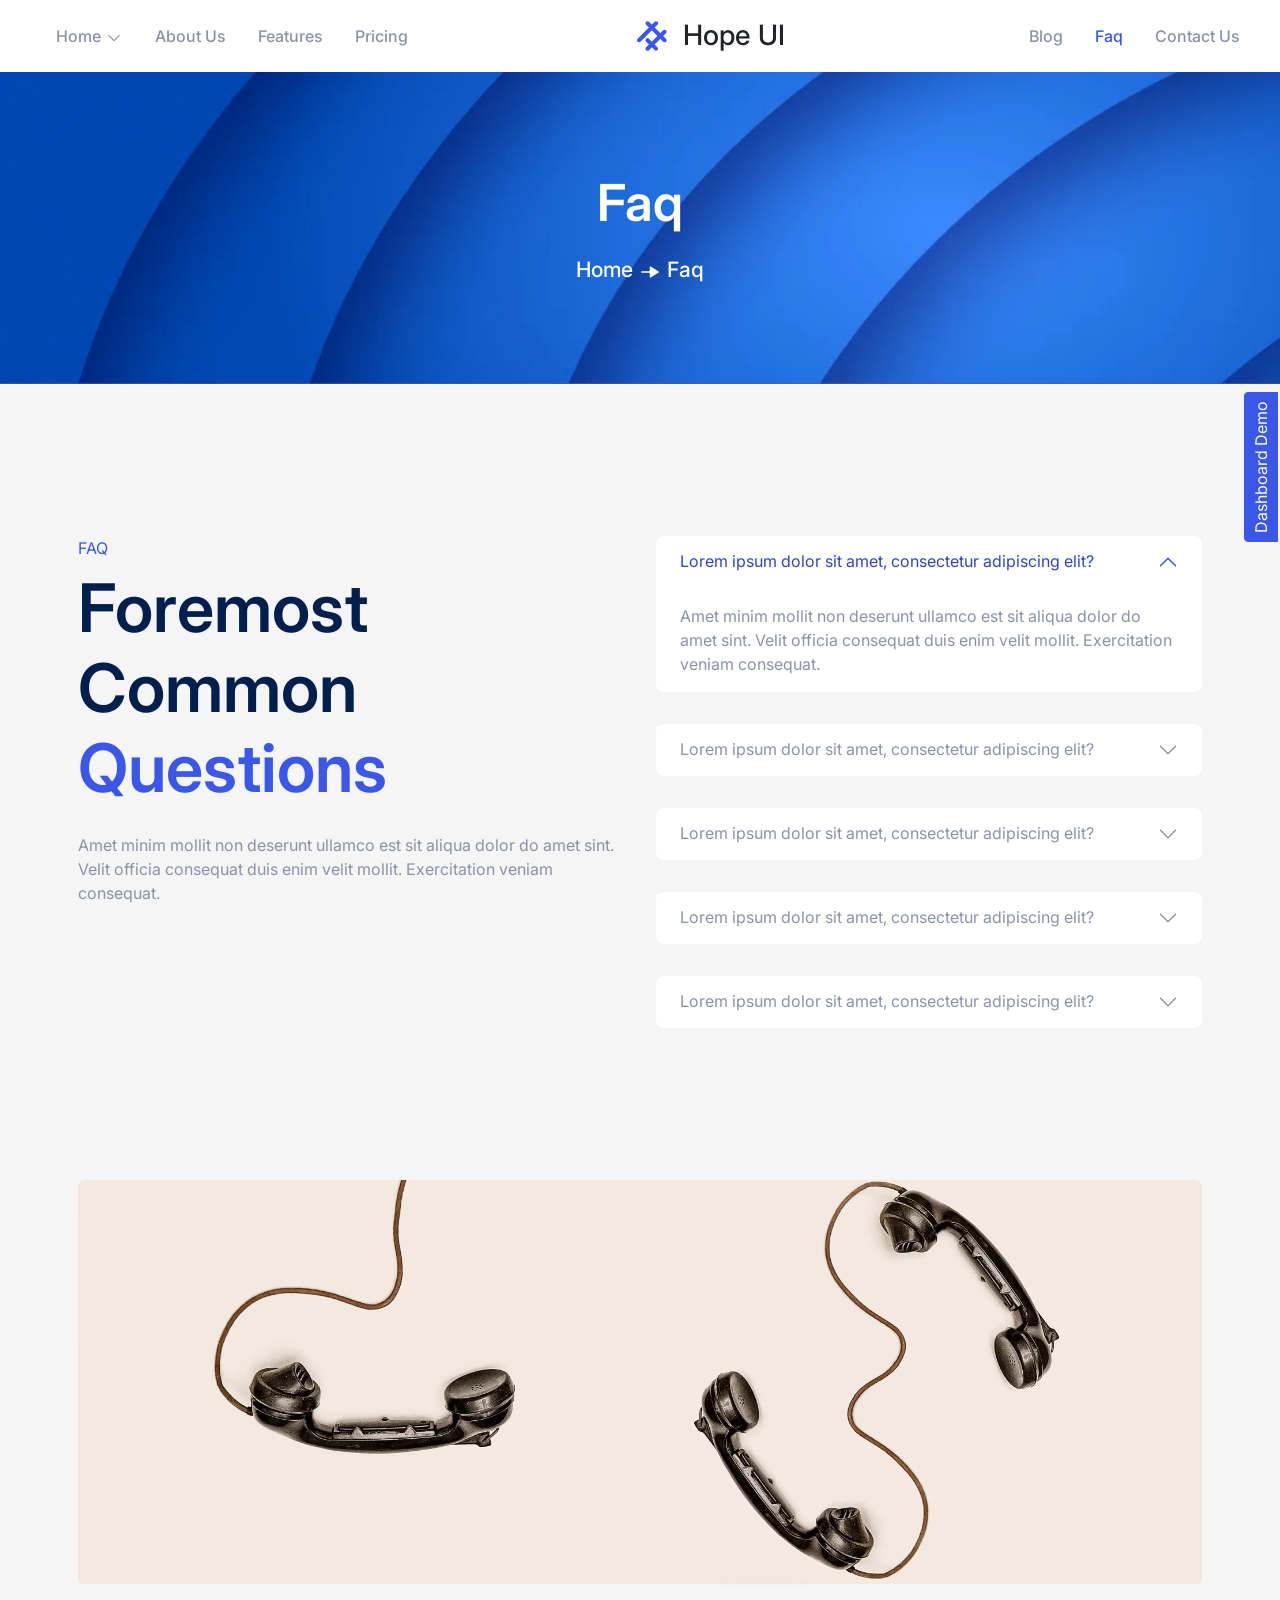
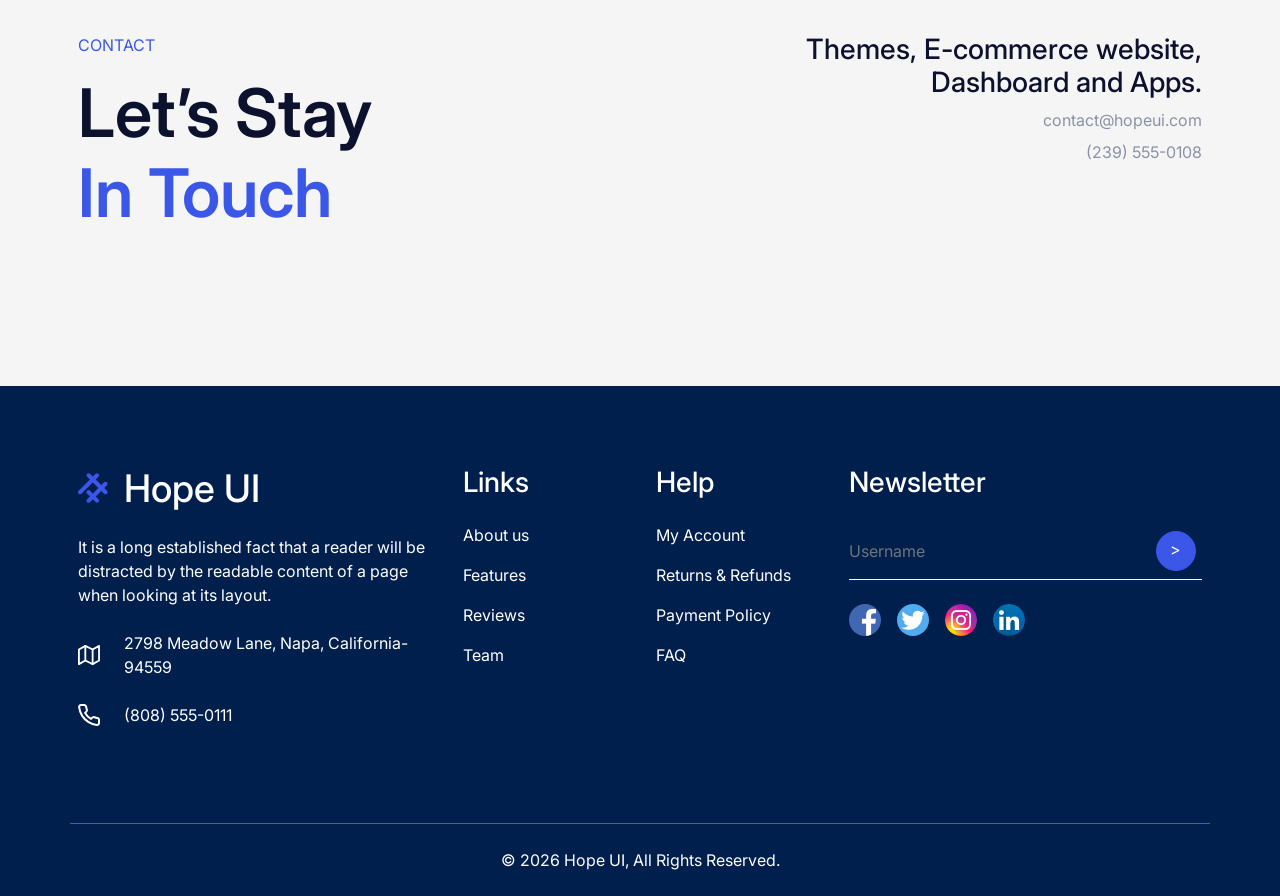
<file: landing-pages/faq.html>
<!doctype html>
<html lang="en" dir="ltr" class="landing-pages">
  <head>
    <meta charset="utf-8">
      <meta name="viewport" content="width=device-width, initial-scale=1, shrink-to-fit=no">
      <title>Hope UI | Responsive Bootstrap 5 Admin Dashboard Template</title>
      
      <!-- Favicon -->
      <link rel="shortcut icon" href="../assets/images/favicon.ico">
      
      <!-- Library / Plugin Css Build -->
      <link rel="stylesheet" href="../assets/css/core/libs.min.css">
      
      
      <!-- Hope Ui Design System Css -->
      <link rel="stylesheet" href="../assets/css/hope-ui.min.css?v=4.0.0">
      
      <!-- Custom Css -->
      <link rel="stylesheet" href="../assets/css/custom.min.css?v=4.0.0">
      
      <!-- Dark Css -->
      <link rel="stylesheet" href="../assets/css/dark.min.css">
      
      <!-- Customizer Css -->
      <link rel="stylesheet" href="../assets/css/customizer.min.css">
      
      <!-- RTL Css -->
      <link rel="stylesheet" href="../assets/css/rtl.min.css">
      
      
      <!-- SwiperSlider css -->
      <link rel="stylesheet" href="../assets/vendor/swiperSlider/swiper-bundle.min.css">
      <link rel="stylesheet" href="../landing-pages/assets/css/landing-pages.min.css">  </head>
  <body class=" body-bg landing-pages">
    <span class="screen-darken"></span>
    <!-- loader-Start -->
    <div id="loading">
      <div class="loader simple-loader">
          <div class="loader-body">
          </div>
      </div>    </div>
    <!-- loader-END -->
    <!-- Wrapper-start -->
    <main class="main-content">
      <div class="position-relative">
        <!-- Nav-Start -->
          <nav class="nav navbar navbar-expand-xl navbar-light iq-navbar header-hover-menu">
            <div class="container-fluid navbar-inner">
              <div class="d-flex align-items-center justify-content-between w-100 landing-header">
                <div class="d-flex align-items-center d-xl-none">
                      <button data-trigger="navbar_main" class="d-xl-none btn btn-primary rounded-pill p-1 pt-0" type="button">
                          <svg width="20px" class="icon-20" viewBox="0 0 24 24">
                          <path fill="currentColor" d="M4,11V13H16L10.5,18.5L11.92,19.92L19.84,12L11.92,4.08L10.5,5.5L16,11H4Z"></path>
                      </svg>
                      </button>
                      <a href="../landing-pages/index.html" class="navbar-brand ms-3  d-xl-none">
                          <!--Logo start-->
                          <svg class="icon-30 text-primary" width="30"  viewBox="0 0 30 30" fill="none" xmlns="http://www.w3.org/2000/svg">
                              <rect x="-0.757324" y="19.2427" width="28" height="4" rx="2" transform="rotate(-45 -0.757324 19.2427)" fill="currentColor"></rect>
                              <rect x="7.72803" y="27.728" width="28" height="4" rx="2" transform="rotate(-45 7.72803 27.728)" fill="currentColor"></rect>
                              <rect x="10.5366" y="16.3945" width="16" height="4" rx="2" transform="rotate(45 10.5366 16.3945)" fill="currentColor"></rect>
                              <rect x="10.5562" y="-0.556152" width="28" height="4" rx="2" transform="rotate(45 10.5562 -0.556152)" fill="currentColor"></rect>
                          </svg>
                          <!--logo End-->        <h5 class="logo-title">Hope UI</h5>
                      </a>
                  </div>
                 <!-- Horizontal Menu Start -->
                 <nav id="navbar_main" class="mobile-offcanvas nav navbar navbar-expand-xl hover-nav horizontal-nav">
                 <div class="container-fluid p-lg-0">
                    <div class="offcanvas-header px-0">
                        <div class="navbar-brand ms-3">
                           <a href="landing-pages/index.html" class="navbar-brand m-0">
                             <!--Logo start-->
                             <svg class="icon-30 text-primary" width="30"  viewBox="0 0 30 30" fill="none" xmlns="http://www.w3.org/2000/svg">
                                 <rect x="-0.757324" y="19.2427" width="28" height="4" rx="2" transform="rotate(-45 -0.757324 19.2427)" fill="currentColor"></rect>
                                 <rect x="7.72803" y="27.728" width="28" height="4" rx="2" transform="rotate(-45 7.72803 27.728)" fill="currentColor"></rect>
                                 <rect x="10.5366" y="16.3945" width="16" height="4" rx="2" transform="rotate(45 10.5366 16.3945)" fill="currentColor"></rect>
                                 <rect x="10.5562" y="-0.556152" width="28" height="4" rx="2" transform="rotate(45 10.5562 -0.556152)" fill="currentColor"></rect>
                             </svg>
                             <!--logo End-->
                             <h5 class="logo-title">Hope UI</h5>
                         </a>
                       </div>
                       <button class="btn-close float-end px-3"></button>
                    </div>
                   <ul class="navbar-nav iq-nav-menu  list-unstyled" id="header-menu">
                       <li class="nav-item ">
                         <a class="nav-link menu-arrow justify-content-start" data-bs-toggle="collapse" href="#homeData" role="button" aria-expanded="false" aria-controls="homeData">
                         <span class="item-name">Home</span>
                         <svg fill="none" xmlns="http://www.w3.org/2000/svg" class="icon-18" width="18" height="18" viewBox="0 0 24 24"><path d="M19 8.5L12 15.5L5 8.5" stroke="currentColor" stroke-width="1.5" stroke-linecap="round" stroke-linejoin="round"></path></svg>
                         </a>
                         <ul class="iq-header-sub-menu list-unstyled collapse" id="homeData">
                             <li class="nav-item"><a class="nav-link " href="../landing-pages/index.html">App Landing Page</a></li>
                             <li class="nav-item">
                             <a class="nav-link " href="../landing-pages/software-landing-page.html">
                                 Software Landing Page
                             </a>
                            </li>
                         </ul>
                     </li>
                       <li class="nav-item"><a class="nav-link " href="../landing-pages/about.html">About Us </a></li>
                       <li class="nav-item"><a class="nav-link " href="../landing-pages/feature.html"> Features </a></li>
                       <li class="nav-item"><a class="nav-link " href="../landing-pages/pricing.html">Pricing</a></li>
                       <li class="nav-item d-xl-none"><a class="nav-link " href="../landing-pages/blog.html">Blog</a></li>
                       <li class="nav-item d-xl-none"><a class="nav-link active" href="../landing-pages/faq.html">Faq</a></li>
                       <li class="nav-item d-xl-none"><a class="nav-link " href="../landing-pages/contact-us.html">Contact Us</a></li>
                    </ul>
                 </div> <!-- container-fluid.// -->
                 </nav>
                 <!-- Sidebar Menu End -->        <a href="../landing-pages/index.html" class="navbar-brand m-0 d-xl-flex d-none">
                      <!--Logo start-->
                      <svg class="icon-30 text-primary" width="30"  viewBox="0 0 30 30" fill="none" xmlns="http://www.w3.org/2000/svg">
                          <rect x="-0.757324" y="19.2427" width="28" height="4" rx="2" transform="rotate(-45 -0.757324 19.2427)" fill="currentColor"></rect>
                          <rect x="7.72803" y="27.728" width="28" height="4" rx="2" transform="rotate(-45 7.72803 27.728)" fill="currentColor"></rect>
                          <rect x="10.5366" y="16.3945" width="16" height="4" rx="2" transform="rotate(45 10.5366 16.3945)" fill="currentColor"></rect>
                          <rect x="10.5562" y="-0.556152" width="28" height="4" rx="2" transform="rotate(45 10.5562 -0.556152)" fill="currentColor"></rect>
                      </svg>
                      <!--logo End-->
                      <h5 class="logo-title">Hope UI</h5>
                  </a>
                  <ul class="d-block d-xl-none list-unstyled m-0">
                    <li class="nav-item dropdown iq-responsive-menu ">
                        <div class="btn btn-sm bg-body" id="navbarDropdown-search-11" role="button" data-bs-toggle="dropdown" aria-expanded="false">
                            <svg class="icon-20" width="20" viewBox="0 0 24 24" fill="none" xmlns="http://www.w3.org/2000/svg">
                                <circle cx="11.7669" cy="11.7666" r="8.98856" stroke="currentColor" stroke-width="1.5" stroke-linecap="round" stroke-linejoin="round"></circle>
                                <path d="M18.0186 18.4851L21.5426 22" stroke="currentColor" stroke-width="1.5" stroke-linecap="round" stroke-linejoin="round"></path>
                            </svg>
                        </div>
                        <ul class="dropdown-menu dropdown-menu-end" aria-labelledby="navbarDropdown-search-11" style="width: 18rem;">
                            <li class="px-3 py-0">
                                <div class="form-group input-group mb-0">
                                <input type="text" class="form-control" placeholder="Search...">
                                <span class="input-group-text">
                                    <svg class="icon-20" width="20" height="20" viewBox="0 0 24 24" fill="none" xmlns="http://www.w3.org/2000/svg">
                                        <circle cx="11.7669" cy="11.7666" r="8.98856" stroke="currentColor" stroke-width="1.5" stroke-linecap="round" stroke-linejoin="round"></circle>
                                        <path d="M18.0186 18.4851L21.5426 22" stroke="currentColor" stroke-width="1.5" stroke-linecap="round" stroke-linejoin="round"></path>
                                    </svg>
                                </span>
                                </div>
                            </li>
                        </ul>
                    </li>
                  </ul>
                  
                <ul class=" navbar-nav  align-items-center navbar-list d-none d-xl-flex">
                  <li class="nav-item"><a class="nav-link " href="../landing-pages/blog.html">Blog</a></li>
                  <li class="nav-item"><a class="nav-link active" href="../landing-pages/faq.html">Faq</a></li>
                  <li class="nav-item"><a class="nav-link " href="../landing-pages/contact-us.html">Contact Us</a></li>
                </ul>
               </div>
            </div>
          </nav>        <!--Nav-End-->
      </div>
<div class="sub-header">
    <div class="container">
        <div class="row">
            <div class="col-lg-12 text-center">
                <h3 class="text-white mb-4">Faq</h3>
                <h6 class="text-white">Home  <svg fill="none" xmlns="http://www.w3.org/2000/svg" width="24" height="24" viewBox="0 0 24 24">
                <path d="M12.1415 6.5899C11.9075 6.71614 11.7616 6.95618 11.7616 7.21726V11.2827H3.73429C3.32896 11.2827 3 11.604 3 12C3 12.3959 3.32896 12.7172 3.73429 12.7172H11.7616V16.7827C11.7616 17.0447 11.9075 17.2848 12.1415 17.4101C12.3755 17.5372 12.6614 17.5286 12.8875 17.39L20.6573 12.6073C20.8708 12.4753 21 12.2467 21 12C21 11.7532 20.8708 11.5247 20.6573 11.3927L12.8875 6.60998C12.7681 6.5373 12.632 6.5 12.4959 6.5C12.3745 6.5 12.2521 6.5306 12.1415 6.5899Z" fill="currentColor" />
                </svg> Faq</h6>
            </div>
        </div>
    </div>
</div><div class="section-card-padding">
    <div class="container">
        <div class="row">
            <div class="col-lg-6">
                <p class="mb-2 text-uppercase text-primary">
                   faq
                </p>
                <h2 class="text-secondary mb-4">Foremost Common  <span class="text-primary">Questions</span></h2>
                <p class="mb-0">Amet minim mollit non deserunt ullamco est sit aliqua dolor do amet sint. Velit officia consequat duis enim velit mollit. Exercitation veniam consequat.</p>
            </div>
            <div class="col-lg-6 mt-md-0 mt-4">
                <div class="accordion custom-accordion" id="accordionExample">
                    <div class="accordion-item">
                        <h2 class="accordion-header" id="headingOne">
                        <button class="accordion-button" type="button" data-bs-toggle="collapse" data-bs-target="#collapseOne" aria-expanded="true" aria-controls="collapseOne">
                                Lorem ipsum dolor sit amet, consectetur adipiscing elit?
                        </button>
                        </h2>
                        <div id="collapseOne" class="accordion-collapse collapse show" aria-labelledby="headingOne" data-bs-parent="#accordionExample">
                        <div class="accordion-body">
                            <p class="mb-0">Amet minim mollit non deserunt ullamco est sit aliqua dolor do amet sint. Velit officia consequat duis enim velit mollit. Exercitation veniam consequat.</p>
                        </div>
                        </div>
                    </div>
                    <div class="accordion-item">
                        <h2 class="accordion-header" id="headingTwo">
                        <button class="accordion-button collapsed" type="button" data-bs-toggle="collapse" data-bs-target="#collapseTwo" aria-expanded="false" aria-controls="collapseTwo">
                            Lorem ipsum dolor sit amet, consectetur adipiscing elit?
                        </button>
                        </h2>
                        <div id="collapseTwo" class="accordion-collapse collapse" aria-labelledby="headingTwo" data-bs-parent="#accordionExample">
                        <div class="accordion-body">
                            <p class="mb-0">Amet minim mollit non deserunt ullamco est sit aliqua dolor do amet sint. Velit officia consequat duis enim velit mollit. Exercitation veniam consequat.</p>
                        </div>
                        </div>
                    </div>
                    <div class="accordion-item">
                        <h2 class="accordion-header" id="headingThree">
                        <button class="accordion-button collapsed" type="button" data-bs-toggle="collapse" data-bs-target="#collapseThree" aria-expanded="false" aria-controls="collapseThree">
                            Lorem ipsum dolor sit amet, consectetur adipiscing elit?
                        </button>
                        </h2>
                        <div id="collapseThree" class="accordion-collapse collapse" aria-labelledby="headingThree" data-bs-parent="#accordionExample">
                        <div class="accordion-body">
                            <p class="mb-0">Amet minim mollit non deserunt ullamco est sit aliqua dolor do amet sint. Velit officia consequat duis enim velit mollit. Exercitation veniam consequat.</p>
                        </div>
                        </div>
                    </div>
                        <div class="accordion-item">
                        <h2 class="accordion-header" id="headingFour">
                        <button class="accordion-button collapsed" type="button" data-bs-toggle="collapse" data-bs-target="#collapseFour" aria-expanded="false" aria-controls="collapseFour">
                            Lorem ipsum dolor sit amet, consectetur adipiscing elit?
                        </button>
                        </h2>
                        <div id="collapseFour" class="accordion-collapse collapse" aria-labelledby="headingFour" data-bs-parent="#accordionExample">
                        <div class="accordion-body">
                            <p class="mb-0">Amet minim mollit non deserunt ullamco est sit aliqua dolor do amet sint. Velit officia consequat duis enim velit mollit. Exercitation veniam consequat.</p>
                        </div>
                        </div>
                    </div>
                    <div class="accordion-item">
                        <h2 class="accordion-header" id="headingFive">
                        <button class="accordion-button collapsed" type="button" data-bs-toggle="collapse" data-bs-target="#collapseFive" aria-expanded="false" aria-controls="collapseFive">
                            Lorem ipsum dolor sit amet, consectetur adipiscing elit?
                        </button>
                        </h2>
                        <div id="collapseFive" class="accordion-collapse collapse" aria-labelledby="headingFive" data-bs-parent="#accordionExample">
                            <div class="accordion-body">
                                <p class="mb-0">Amet minim mollit non deserunt ullamco est sit aliqua dolor do amet sint. Velit officia consequat duis enim velit mollit. Exercitation veniam consequat.</p>
                            </div>
                        </div>
                    </div>
                </div>
            </div>
        </div>
    </div>
</div>
<div class="section-padding pt-0">
   <div class="container">
       <div class="row">
               <div class="col-lg-12">
                   <img src="../landing-pages/assets/images/home-2/banner-contact.webp" alt="" class="img-fluid mb-5">
               </div>
               <div class="col-lg-7 col-md-12 text-lg-start text-center">
                   <p class="text-primary text-uppercase">
                   contact
                   </p>
                   <h2>Let’s Stay <br><span class="text-primary">In Touch</span></h2>
               </div>
               <div class="col-lg-5 contact-detail mt-4 mt-lg-0">
                   <h5 class="mb-2">Themes, E-commerce website,
                       Dashboard and Apps.</h5>
                       <p class="mb-2">contact@hopeui.com</p>
                       <p>(239) 555-0108</p>
               </div>
           </div>
       </div> 
</div>

    </main>
    <!-- Wrapper-End -->
    <!-- Footer-start -->
          <footer >
              <div class="bg-secondary inner-box ">
                  <div class="container">
                          <div class="row">
                              <div class="col-md-4">
                                  <a href="../dashboard/index.html" class="navbar-brand  d-flex align-items-center">
                                      <svg class="icon-30 text-primary" width="30" 
                                          viewBox="0 0 30 30" fill="none" xmlns="http://www.w3.org/2000/svg">
                                          <rect x="-0.757324" y="19.2427" width="28" height="4" rx="2"
                                              transform="rotate(-45 -0.757324 19.2427)" fill="currentColor" />
                                          <rect x="7.72803" y="27.728" width="28" height="4" rx="2" transform="rotate(-45 7.72803 27.728)"
                                              fill="currentColor" />
                                          <rect x="10.5366" y="16.3945" width="16" height="4" rx="2"
                                              transform="rotate(45 10.5366 16.3945)" fill="currentColor" />
                                          <rect x="10.5562" y="-0.556152" width="28" height="4" rx="2"
                                              transform="rotate(45 10.5562 -0.556152)" fill="currentColor" />
                                      </svg>
                                      <h4 class="logo-title ms-3 text-white">Hope UI</h4>
                                  </a>
                                  <p class="text-white my-4">It is a long established fact that a reader will be distracted by the readable content of a page when
                                      looking at its layout. </p>
                                  <div class="d-flex align-items-center mb-4">
                                      <svg width="24" height="24" viewBox="0 0 24 24" fill="none" xmlns="http://www.w3.org/2000/svg">
                                          <path d="M1 6V22L8 18L16 22L23 18V2L16 6L8 2L1 6Z" stroke="white" stroke-width="2"
                                              stroke-linecap="round" stroke-linejoin="round" />
                                          <path d="M16 6V22" stroke="white" stroke-width="2" stroke-linecap="round"
                                              stroke-linejoin="round" />
                                          <path d="M8 2V18" stroke="white" stroke-width="2" stroke-linecap="round"
                                              stroke-linejoin="round" />
                                      </svg>
                                      <p class="ms-4 mb-0 text-white">2798 Meadow Lane, Napa, California- 94559</p>
                                  </div>
                                  <div class="d-flex align-items-center">
                                      <svg width="22" height="22" viewBox="0 0 22 22" fill="none" xmlns="http://www.w3.org/2000/svg">
                                          <path
                                              d="M21 15.9201V18.9201C21.0011 19.1986 20.9441 19.4743 20.8325 19.7294C20.7209 19.9846 20.5573 20.2137 20.3521 20.402C20.1468 20.5902 19.9046 20.7336 19.6407 20.8228C19.3769 20.912 19.0974 20.9452 18.82 20.9201C15.7428 20.5857 12.787 19.5342 10.19 17.8501C7.77382 16.3148 5.72533 14.2663 4.18999 11.8501C2.49997 9.2413 1.44824 6.27109 1.11999 3.1801C1.095 2.90356 1.12787 2.62486 1.21649 2.36172C1.30512 2.09859 1.44756 1.85679 1.63476 1.65172C1.82196 1.44665 2.0498 1.28281 2.30379 1.17062C2.55777 1.05843 2.83233 1.00036 3.10999 1.0001H6.10999C6.5953 0.995321 7.06579 1.16718 7.43376 1.48363C7.80173 1.80008 8.04207 2.23954 8.10999 2.7201C8.23662 3.68016 8.47144 4.62282 8.80999 5.5301C8.94454 5.88802 8.97366 6.27701 8.8939 6.65098C8.81415 7.02494 8.62886 7.36821 8.35999 7.6401L7.08999 8.9101C8.51355 11.4136 10.5864 13.4865 13.09 14.9101L14.36 13.6401C14.6319 13.3712 14.9751 13.1859 15.3491 13.1062C15.7231 13.0264 16.1121 13.0556 16.47 13.1901C17.3773 13.5286 18.3199 13.7635 19.28 13.8901C19.7658 13.9586 20.2094 14.2033 20.5265 14.5776C20.8437 14.9519 21.0122 15.4297 21 15.9201Z"
                                              stroke="white" stroke-width="2" stroke-linecap="round" stroke-linejoin="round" />
                                      </svg>
                                      <p class="ms-4 mb-0 text-white">(808) 555-0111</p>
                                  </div>
                              </div>
                              <div class="col-md-2 mt-md-0 mt-4">
                                  <h5 class="mb-4 text-white">Links</h5>
                                  <ul class="m-0 p-0 list-unstyled text-white">
                                      <li class="mb-3">About us</li>
                                      <li class="mb-3">Features</li>
                                      <li class="mb-3">Reviews</li>
                                      <li>Team</li>
                                  </ul>
                              </div>
                              <div class="col-md-2 mt-md-0 mt-4">
                                  <h5 class="mb-4 text-white">Help</h5>
                                  <ul class="m-0 p-0 list-unstyled text-white">
                                      <li class="mb-3">My Account</li>
                                      <li class="mb-3">Returns & Refunds</li>
                                      <li class="mb-3">Payment Policy</li>
                                      <li>FAQ</li>
                                  </ul>
                              </div>
                              <div class="col-md-4 mt-md-0 mt-4">
                                  <h5 class="mb-4 text-white">Newsletter</h5>
                                  <div class="input-group mb-4">
                                      <input type="text" class="form-control input-email ps-0" placeholder="Username" aria-label="Username"
                                          aria-describedby="basic-addon1">
                                      <span class="input-group-text input-email-btn" id="basic-addon1"></span>
                                  </div>
          
                              <ul class="list-unstyled p-0 m-0 d-flex mt-4">
                                  <li>
                                      <a href="#"><img src="../assets/images/brands/08.png" alt="fb" loading="lazy" class="rounded-pill"></a>
                                  </li>
                                  <li class="ps-3">
                                      <a href="#"><img src="../assets/images/brands/09.png" alt="gm" loading="lazy" class="rounded-pill"></a>
                                  </li>
                                  <li class="ps-3">
                                      <a href="#"><img src="../assets/images/brands/10.png" alt="im" loading="lazy" class="rounded-pill"></a>
                                  </li>
                                  <li class="ps-3">
                                      <a href="#"><img src="../assets/images/brands/13.png" alt="li" loading="lazy" class="rounded-pill"></a>
                                  </li>
                              </ul>   
                              </div>
                              <hr>
                          </div>
                  </div>
              </div>
              <div class="footer-bottom bg-secondary ">
                  <div class="container border-top  py-4 border-primary">
                      <div class="row">
                          <div class="col-md-12 text-center text-white">
                                  <p class="mb-0">©
                                      <script>document.write(new Date().getFullYear())</script> Hope UI, All Rights Reserved.
                                  </p>
                              </div>
                      </div>
                  </div>
              </div>
          </footer>    <!-- Footer-end -->
    <div id ="back-to-top" style="display: none;">
        <a class="p-0 btn btn-primary btn-sm position-fixed top" id="top" href="#top">
            <svg class="icon-30" width="30" viewBox="0 0 24 24" fill="none" xmlns="http://www.w3.org/2000/svg">
                <path d="M5 15.5L12 8.5L19 15.5" stroke="currentColor" stroke-width="1.5" stroke-linecap="round" stroke-linejoin="round"></path>
            </svg>
        </a>
    </div>
     <a class="btn btn-fixed-end btn-primary btn-icon btn-landing" href="../dashboard/index.html">
      Dashboard Demo
    </a>

      <!-- offcanvas start -->
    <!-- Library Bundle Script -->
    <script src="../assets/js/core/libs.min.js"></script>
    
    <!-- External Library Bundle Script -->
    <script src="../assets/js/core/external.min.js"></script>
    
    <!-- Widgetchart Script -->
    <script src="../assets/js/charts/widgetcharts.js"></script>
    
    <!-- mapchart Script -->
    <script src="../assets/js/charts/vectore-chart.js"></script>
    <script src="../assets/js/charts/dashboard.js" ></script>
    
    <!-- fslightbox Script -->
    <script src="../assets/js/plugins/fslightbox.js"></script>
    
    <!-- Settings Script -->
    <script src="../assets/js/plugins/setting.js"></script>
    
    <!-- Slider-tab Script -->
    <script src="../assets/js/plugins/slider-tabs.js"></script>
    
    <!-- Form Wizard Script -->
    <script src="../assets/js/plugins/form-wizard.js"></script>
    
    <!-- AOS Animation Plugin-->
    
    <!-- App Script -->
    <script src="../assets/js/hope-ui.js" defer></script>
    
    
    <!-- SwiperSlider Script -->
    <script src="../assets/vendor/swiperSlider/swiper-bundle.min.js"></script>
     <script src="../landing-pages/assets/js/app-landing.js" defer></script>  </body>
</html>
</file>
<file: assets/css/contracts-dashboard.css>
/* ============================================================
   Contracts Dashboard — Custom Overrides on Hope UI
   ============================================================ */

/* NAGA brand logo in sidebar header */
.navbar-brand .naga-logo-full { height: 34px; width: auto; max-width: 170px; display: block; }
.navbar-brand .naga-logo-mini { height: 36px; width: 36px; display: block; }
/* Show full logo when expanded, square emblem when sidebar is collapsed */
.sidebar.sidebar-mini .logo-main .logo-normal { display: none; }
.sidebar.sidebar-mini .logo-main .logo-mini { display: block; }

/* KPI row */
.kpi-grid .card { transition: transform .15s ease, box-shadow .15s ease; }
.kpi-grid .card:hover { transform: translateY(-3px); box-shadow: 0 8px 24px rgba(0,0,0,.12); }
.kpi-value { font-size: 1.65rem; font-weight: 800; }
.kpi-meta  { font-size: .78rem; color: var(--bs-secondary); }
.theme-toggle-wrap {
  padding: .35rem .75rem;
  border: 1px solid var(--bs-border-color);
  border-radius: 999px;
  background: rgba(255,255,255,.72);
  backdrop-filter: blur(8px);
}
.theme-toggle-wrap .form-check-input {
  cursor: pointer;
}
.theme-toggle-wrap .form-check-label {
  min-width: 3rem;
}

/* Badge variants matching business statuses */
.badge-good   { background-color: rgba(45,206,137,.15); color: #2dce89; }
.badge-warn   { background-color: rgba(251,176,59,.15); color: #fbb03b; }
.badge-danger { background-color: rgba(245,54,92,.15);  color: #f5365c; }
.badge-purple { background-color: rgba(136,106,223,.15); color: #886adf; }
.badge-muted  { background-color: rgba(136,152,170,.15); color: #8898aa; }

/* Page sections — only one visible at a time */
.page-section { display: none; }
.page-section.active { display: block; }

/* Stat bar (horizontal bar lists) */
.stat-bar-track { height: 8px; background: var(--bs-gray-200); border-radius: 4px; overflow: hidden; }
.stat-bar-fill  { height: 100%; border-radius: 4px; background: linear-gradient(90deg, var(--bs-primary), #6ea8fe); }
.bar-list-scroll {
  max-height: 320px;
  overflow-y: auto;
  overflow-x: hidden;
  padding-right: 6px;
  scrollbar-width: thin;
}
.bar-list-scroll::-webkit-scrollbar { width: 6px; }
.bar-list-scroll::-webkit-scrollbar-track { background: #f5f5f5; border-radius: 3px; }
.bar-list-scroll::-webkit-scrollbar-thumb { background: #c1c1c1; border-radius: 3px; }

/* Upload drop zone */
.upload-zone {
  border: 2px dashed var(--bs-primary);
  border-radius: .75rem;
  padding: 2.5rem 1rem;
  text-align: center;
  cursor: pointer;
  transition: background .2s;
}
.upload-zone:hover,
.upload-zone.drag-over {
  background: rgba(var(--bs-primary-rgb), .06);
}
.upload-zone .upload-icon { font-size: 2.5rem; color: var(--bs-primary); }

/* Status multi-select filter */
.status-filter {
  position: relative;
}
.status-filter-toggle {
  display: flex;
  align-items: center;
  justify-content: space-between;
  gap: .5rem;
  background-image: none !important;
  padding-right: .75rem;
}
.status-filter-toggle::after {
  content: "";
  width: .5rem;
  height: .5rem;
  border-right: 1.5px solid currentColor;
  border-bottom: 1.5px solid currentColor;
  transform: rotate(45deg) translateY(-1px);
  flex: 0 0 auto;
  opacity: .7;
}
.status-filter-menu {
  position: absolute;
  top: calc(100% + .35rem);
  left: 0;
  right: 0;
  z-index: 1040;
  max-height: 260px;
  overflow: auto;
  padding: .5rem;
  border: 1px solid var(--bs-border-color);
  border-radius: .65rem;
  background: #fff;
  box-shadow: 0 12px 28px rgba(0,0,0,.12);
}
.excel-filter-search {
  position: sticky;
  top: -.5rem;
  z-index: 1;
  margin: -.5rem -.5rem .4rem;
  padding: .5rem;
  background: inherit;
  border-bottom: 1px solid var(--bs-border-color);
}
.excel-filter-options {
  display: flex;
  flex-direction: column;
}
.status-filter-option {
  display: flex;
  align-items: center;
  gap: .5rem;
  padding: .35rem .25rem;
  font-size: .85rem;
}
.status-filter-option span:first-of-type {
  flex: 1 1 auto;
}
.status-filter-option input {
  margin: 0;
}
.status-filter-divider {
  height: 1px;
  margin: .25rem 0 .35rem;
  background: var(--bs-border-color);
}
.status-filter-tag {
  display: inline-flex;
  align-items: center;
  padding: .12rem .45rem;
  border-radius: 999px;
  font-size: .68rem;
  font-weight: 700;
  letter-spacing: .02em;
  white-space: nowrap;
}
.status-filter-tag.tracker-contract {
  background: rgba(58,87,232,.14);
  color: #3a57e8;
}
.status-filter-tag.tracker-voclient {
  background: rgba(45,206,137,.14);
  color: #2dce89;
}
.status-filter-tag.tracker-vosubcon {
  background: rgba(251,176,59,.16);
  color: #f59e0b;
}
.status-filter-tag.tracker-sca {
  background: rgba(136,106,223,.14);
  color: #886adf;
}
.status-filter-empty {
  padding: .35rem .25rem;
  font-size: .8rem;
  color: var(--bs-secondary);
}
.filter-chip-row {
  display: flex;
  align-items: center;
  flex-wrap: wrap;
  gap: .4rem;
  margin-top: .75rem;
}
.filter-chip-caption {
  color: var(--bs-secondary);
  font-size: .76rem;
  font-weight: 700;
  letter-spacing: .01em;
}
.filter-chip {
  display: inline-flex;
  align-items: center;
  gap: .3rem;
  min-height: 1.65rem;
  padding: .16rem .32rem .16rem .5rem;
  border: 0;
  border-radius: 999px;
  background: rgba(136,152,170,.14);
  color: #526172;
  font-size: .72rem;
  font-weight: 700;
  line-height: 1;
  transition: transform .15s ease, box-shadow .15s ease, background .15s ease;
}
.filter-chip:hover {
  transform: translateY(-1px);
  box-shadow: 0 6px 14px rgba(15,23,42,.10);
}
.filter-chip-label {
  opacity: .72;
}
.filter-chip-value {
  color: inherit;
}
.filter-chip-remove {
  display: inline-flex;
  align-items: center;
  justify-content: center;
  width: 1rem;
  height: 1rem;
  border-radius: 999px;
  background: rgba(255,255,255,.58);
  color: inherit;
  font-size: .82rem;
  line-height: 1;
}
.filter-chip.tracker-contract {
  background: rgba(58,87,232,.14);
  color: #3a57e8;
}
.filter-chip.tracker-voclient {
  background: rgba(45,206,137,.14);
  color: #2dce89;
}
.filter-chip.tracker-vosubcon {
  background: rgba(251,176,59,.16);
  color: #f59e0b;
}
.filter-chip.tracker-sca {
  background: rgba(136,106,223,.14);
  color: #886adf;
}

/* Rules config table inline editing */
.rules-table input,
.rules-table select { font-size: .85rem; }
.rules-table .form-control-sm,
.rules-table .form-select-sm { padding: .2rem .4rem; }

/* Detected Excel headers display */
.detected-headers-list {
  display: flex;
  flex-wrap: wrap;
  align-items: center;
  gap: 4px;
  padding: 8px 10px;
  background: var(--bs-gray-100);
  border-radius: .5rem;
  border: 1px solid var(--bs-gray-200);
}
.detected-header-badge {
  font-size: .72rem;
  font-weight: 500;
  letter-spacing: .2px;
}
.rules-table .form-select-sm {
  max-width: 320px;
}
.rules-table td:first-child code {
  font-size: .78rem;
  white-space: nowrap;
}

/* Validation report */
.validation-item.error   { border-left: 3px solid var(--bs-danger); }
.validation-item.warning { border-left: 3px solid var(--bs-warning); }
.validation-item.ok      { border-left: 3px solid var(--bs-success); }

/* Column mapping modal — mapping row */
.mapping-row { display: grid; grid-template-columns: 1fr auto 1fr; gap: .75rem; align-items: center; }
.mapping-arrow { font-size: 1.2rem; color: var(--bs-primary); }

/* Sidebar active highlight */
/* Hope UI handles .active styling natively */

/* Sidebar upload btn */
.sidebar-upload-btn { width: 100%; }

/* FX rate pills */
.fx-pill { font-size: .72rem; }

/* Sticky filters card */
.filters-card { position: sticky; top: 80px; z-index: 10; }

/* Chart containers */
.chart-container { min-height: 260px; }

/* Ensure DataTables look good */
.dataTables_wrapper .dataTables_filter input { border-radius: .5rem; }
.dataTables_wrapper .dataTables_length select { border-radius: .5rem; }
.floating-table-scroll {
  position: fixed;
  left: 16px;
  width: 320px;
  bottom: 12px;
  z-index: 1035;
  overflow-x: auto;
  overflow-y: hidden;
  height: 16px;
  background: rgba(255,255,255,.92);
  border: 1px solid var(--bs-gray-300);
  border-radius: 999px;
  box-shadow: 0 4px 12px rgba(0,0,0,.08);
  backdrop-filter: blur(6px);
  scrollbar-width: thin;
}
.floating-table-scroll-inner {
  height: 1px;
}
.floating-table-scroll::-webkit-scrollbar { height: 8px; }
.floating-table-scroll::-webkit-scrollbar-track { background: #f1f1f1; border-radius: 999px; }
.floating-table-scroll::-webkit-scrollbar-thumb { background: #c1c1c1; border-radius: 999px; }
.floating-table-scroll::-webkit-scrollbar-thumb:hover { background: #999; }
.table-scroll-body {
  overflow-x: auto;
}

/* Wizard steps */
.wizard-steps .step { opacity: .4; pointer-events: none; }
.wizard-steps .step.active { opacity: 1; pointer-events: auto; }
.wizard-steps .step.done { opacity: .7; }

/* Toast / alert area */
#toast-area { position: fixed; top: 1rem; right: 1rem; z-index: 9999; min-width: 320px; }

/* ============================================================
   Dark Theme Overrides
   ============================================================ */
body[data-theme="dark"] {
  background: #0b1220;
  color: #e5edf8;
}
body[data-theme="dark"],
body[data-theme="dark"] .main-content,
body[data-theme="dark"] .content-inner,
body[data-theme="dark"] .footer-body {
  --bs-body-bg: #0b1220;
  --bs-body-color: #e5edf8;
  --bs-card-bg: #111827;
  --bs-border-color: #243041;
  --bs-tertiary-bg: #0f172a;
}
body[data-theme="dark"] .main-content,
body[data-theme="dark"] .content-inner {
  background: linear-gradient(180deg, #0b1220 0%, #111827 100%);
}
body[data-theme="dark"] .sidebar.sidebar-white,
body[data-theme="dark"] .nav.navbar,
body[data-theme="dark"] .card,
body[data-theme="dark"] .card-header,
body[data-theme="dark"] .card-footer,
body[data-theme="dark"] .card-body,
body[data-theme="dark"] .modal-content,
body[data-theme="dark"] .accordion-item,
body[data-theme="dark"] .dropdown-menu,
body[data-theme="dark"] .footer,
body[data-theme="dark"] .theme-toggle-wrap {
  background: #111827 !important;
  color: #e5edf8;
  border-color: #243041 !important;
}
body[data-theme="dark"] .sidebar .nav-link,
body[data-theme="dark"] .text-muted,
body[data-theme="dark"] .small,
body[data-theme="dark"] .form-label,
body[data-theme="dark"] .footer,
body[data-theme="dark"] .table,
body[data-theme="dark"] .accordion-button,
body[data-theme="dark"] .form-check-label,
body[data-theme="dark"] .card-title,
body[data-theme="dark"] h1,
body[data-theme="dark"] h2,
body[data-theme="dark"] h3,
body[data-theme="dark"] h4,
body[data-theme="dark"] h5,
body[data-theme="dark"] h6,
body[data-theme="dark"] .navbar-brand,
body[data-theme="dark"] .item-name,
body[data-theme="dark"] .default-icon {
  color: #c4d0e0 !important;
}
body[data-theme="dark"] #pageTitle,
body[data-theme="dark"] .logo-title,
body[data-theme="dark"] .kpi-value,
body[data-theme="dark"] .fw-bold,
body[data-theme="dark"] .fw-semibold,
body[data-theme="dark"] strong {
  color: #f8fbff !important;
}
body[data-theme="dark"] #pageSubtitle,
body[data-theme="dark"] .kpi-meta,
body[data-theme="dark"] .kpi-grid .text-muted,
body[data-theme="dark"] .card-header small,
body[data-theme="dark"] .footer small,
body[data-theme="dark"] .table small,
body[data-theme="dark"] .project-sub {
  color: #94a3b8 !important;
}
body[data-theme="dark"] .card,
body[data-theme="dark"] .modal-content,
body[data-theme="dark"] .filters-card .card,
body[data-theme="dark"] .accordion-button,
body[data-theme="dark"] .accordion-body {
  box-shadow: 0 14px 30px rgba(0,0,0,.28);
}
body[data-theme="dark"] .card-header {
  background: #182235 !important;
  border-bottom-color: #243041 !important;
}
body[data-theme="dark"] .kpi-grid .card,
body[data-theme="dark"] .filters-card .card,
body[data-theme="dark"] .kanban-card,
body[data-theme="dark"] .kanban-column,
body[data-theme="dark"] .pipeline-project-item {
  background: #111827 !important;
}
body[data-theme="dark"] .form-control,
body[data-theme="dark"] .form-select,
body[data-theme="dark"] .status-filter-menu,
body[data-theme="dark"] .btn.btn-outline-secondary,
body[data-theme="dark"] .btn.btn-outline-primary,
body[data-theme="dark"] .btn.btn-outline-danger,
body[data-theme="dark"] .table,
body[data-theme="dark"] .table > :not(caption) > * > *,
body[data-theme="dark"] .upload-zone,
body[data-theme="dark"] .alert,
body[data-theme="dark"] .detected-headers-list {
  background-color: #0f172a !important;
  color: #e5edf8 !important;
  border-color: #243041 !important;
}
body[data-theme="dark"] .table-hover > tbody > tr:hover > * ,
body[data-theme="dark"] .table tbody tr:hover {
  background: rgba(59,130,246,.10) !important;
}
body[data-theme="dark"] .table-striped > tbody > tr:nth-of-type(odd) > * {
  background-color: rgba(255,255,255,.02) !important;
}
body[data-theme="dark"] .upload-zone:hover,
body[data-theme="dark"] .upload-zone.drag-over {
  background: rgba(59,130,246,.12) !important;
}
body[data-theme="dark"] .stat-bar-track,
body[data-theme="dark"] .floating-table-scroll {
  background: #1f2937;
  border-color: #243041;
}
body[data-theme="dark"] .bar-list-scroll::-webkit-scrollbar-track,
body[data-theme="dark"] .pipeline-stepper::-webkit-scrollbar-track,
body[data-theme="dark"] .kanban-board-wrap::-webkit-scrollbar-track,
body[data-theme="dark"] .floating-table-scroll::-webkit-scrollbar-track {
  background: #111827;
}
body[data-theme="dark"] .bar-list-scroll::-webkit-scrollbar-thumb,
body[data-theme="dark"] .pipeline-stepper::-webkit-scrollbar-thumb,
body[data-theme="dark"] .kanban-board-wrap::-webkit-scrollbar-thumb,
body[data-theme="dark"] .floating-table-scroll::-webkit-scrollbar-thumb {
  background: #334155;
}
body[data-theme="dark"] .accordion-button:not(.collapsed),
body[data-theme="dark"] .badge.bg-soft-primary,
body[data-theme="dark"] .badge.bg-soft-info {
  background: rgba(59,130,246,.16) !important;
  color: #bfdbfe !important;
}
body[data-theme="dark"] .btn.btn-primary {
  box-shadow: 0 10px 24px rgba(59,130,246,.24);
}
body[data-theme="dark"] .sidebar .nav-link.active,
body[data-theme="dark"] .sidebar .nav-link:hover {
  background: rgba(59,130,246,.16) !important;
}
body[data-theme="dark"] .btn-close {
  filter: invert(1) grayscale(100%);
}
body[data-theme="dark"] .status-filter-option,
body[data-theme="dark"] .status-filter-empty {
  color: #dbe7f5 !important;
}
body[data-theme="dark"] .status-filter-divider {
  background: #243041;
}
body[data-theme="dark"] .status-filter-tag.tracker-contract {
  background: rgba(96,165,250,.16);
  color: #93c5fd;
}
body[data-theme="dark"] .status-filter-tag.tracker-voclient {
  background: rgba(52,211,153,.16);
  color: #6ee7b7;
}
body[data-theme="dark"] .status-filter-tag.tracker-vosubcon {
  background: rgba(245,158,11,.16);
  color: #fbbf24;
}
body[data-theme="dark"] .status-filter-tag.tracker-sca {
  background: rgba(167,139,250,.16);
  color: #c4b5fd;
}
body[data-theme="dark"] .filter-chip {
  background: rgba(148,163,184,.14);
  color: #cbd5e1;
}
body[data-theme="dark"] .filter-chip-remove {
  background: rgba(15,23,42,.55);
}
body[data-theme="dark"] .filter-chip.tracker-contract {
  background: rgba(96,165,250,.16);
  color: #93c5fd;
}
body[data-theme="dark"] .filter-chip.tracker-voclient {
  background: rgba(52,211,153,.16);
  color: #6ee7b7;
}
body[data-theme="dark"] .filter-chip.tracker-vosubcon {
  background: rgba(245,158,11,.16);
  color: #fbbf24;
}
body[data-theme="dark"] .filter-chip.tracker-sca {
  background: rgba(167,139,250,.16);
  color: #c4b5fd;
}
body[data-theme="dark"] .pipeline-step .step-dot {
  background: #243041;
  border-color: #334155;
}
body[data-theme="dark"] .pipeline-step .step-line {
  background: #243041;
}
body[data-theme="dark"] .pipeline-step.future .step-dot {
  background: #243041;
  border-color: #334155;
}
body[data-theme="dark"] .pipeline-step.done .step-dot {
  background: #34d399;
  border-color: #34d399;
  box-shadow: 0 0 0 3px rgba(52,211,153,.12);
}
body[data-theme="dark"] .pipeline-step.pending .step-dot {
  background: #f59e0b;
  border-color: #f59e0b;
  box-shadow: 0 0 0 3px rgba(245,158,11,.12);
}
body[data-theme="dark"] .pipeline-step.done .step-line {
  background: #34d399;
}
body[data-theme="dark"] .pipeline-step.pending .step-line {
  background: #f59e0b;
}
body[data-theme="dark"] .pipeline-step .step-label,
body[data-theme="dark"] .pipeline-step .step-date,
body[data-theme="dark"] .pipeline-stepper-compact + .pipeline-waiting-label,
body[data-theme="dark"] .pipeline-waiting-label,
body[data-theme="dark"] .pipeline-waiting-label small {
  color: #c4d0e0 !important;
}
body[data-theme="dark"] .pipeline-waiting-label.text-done,
body[data-theme="dark"] .pipeline-waiting-label.text-done small,
body[data-theme="dark"] .pipeline-step.done .step-label,
body[data-theme="dark"] .pipeline-step.done .step-date {
  color: #34d399 !important;
}
body[data-theme="dark"] .pipeline-waiting-label.text-pending,
body[data-theme="dark"] .pipeline-waiting-label.text-pending small,
body[data-theme="dark"] .pipeline-step.pending .step-label,
body[data-theme="dark"] .pipeline-step.pending .step-date {
  color: #f59e0b !important;
}
body[data-theme="dark"] .apexcharts-canvas,
body[data-theme="dark"] .apexcharts-svg {
  background: transparent !important;
}
body[data-theme="dark"] .apexcharts-title-text,
body[data-theme="dark"] .apexcharts-subtitle-text,
body[data-theme="dark"] .apexcharts-legend-text,
body[data-theme="dark"] .apexcharts-xaxis-label,
body[data-theme="dark"] .apexcharts-yaxis-label,
body[data-theme="dark"] .apexcharts-text,
body[data-theme="dark"] .apexcharts-datalabel-label,
body[data-theme="dark"] .apexcharts-datalabel-value {
  fill: #dbe7f5 !important;
  color: #dbe7f5 !important;
}
body[data-theme="dark"] .apexcharts-yaxis-annotations text,
body[data-theme="dark"] .apexcharts-xaxis-annotations text {
  fill: #c4d0e0 !important;
}
body[data-theme="dark"] .apexcharts-gridline,
body[data-theme="dark"] .apexcharts-xcrosshairs,
body[data-theme="dark"] .apexcharts-ycrosshairs {
  stroke: #243041 !important;
}
body[data-theme="dark"] .apexcharts-tooltip,
body[data-theme="dark"] .apexcharts-xaxistooltip,
body[data-theme="dark"] .apexcharts-yaxistooltip {
  background: #0f172a !important;
  color: #e5edf8 !important;
  border-color: #243041 !important;
}
body[data-theme="dark"] .apexcharts-tooltip * {
  color: #e5edf8 !important;
}

/* ============================================================
   Pipeline Stepper — horizontal milestone progress per project
   ============================================================ */
.pipeline-stepper {
  display: flex;
  align-items: flex-start;
  gap: 0;
  overflow-x: auto;
  overflow-y: visible;
  padding: 4px 0 8px;
  -webkit-overflow-scrolling: touch;
  scrollbar-width: thin;
}
.pipeline-stepper::-webkit-scrollbar { height: 6px; }
.pipeline-stepper::-webkit-scrollbar-track { background: #f5f5f5; border-radius: 3px; }
.pipeline-stepper::-webkit-scrollbar-thumb { background: #c1c1c1; border-radius: 3px; }
.pipeline-stepper::-webkit-scrollbar-thumb:hover { background: #999; }
.pipeline-step {
  display: flex;
  flex-direction: column;
  align-items: center;
  position: relative;
  flex: 1 1 0;
  min-width: 64px;
}
.pipeline-step .step-dot {
  width: 18px;
  height: 18px;
  border-radius: 50%;
  border: 2px solid #e9ecef;
  background: #e9ecef;
  z-index: 2;
  transition: all .2s;
  flex-shrink: 0;
}
.pipeline-step.done .step-dot  { background: #2dce89; border-color: #2dce89; }
.pipeline-step.pending .step-dot { background: #fbb03b; border-color: #fbb03b; }
.pipeline-step.future .step-dot  { background: #e9ecef; border-color: #dee2e6; }

.pipeline-step .step-line {
  position: absolute;
  top: 9px;
  left: calc(50% + 9px);
  right: calc(-50% + 9px);
  height: 3px;
  background: #e9ecef;
  z-index: 1;
}
.pipeline-step.done .step-line { background: #2dce89; }
.pipeline-step.pending .step-line { background: #fbb03b; }
.pipeline-step:last-child .step-line { display: none; }

.pipeline-step .step-label {
  font-size: .62rem;
  text-align: center;
  margin-top: 4px;
  line-height: 1.15;
  color: var(--bs-secondary);
  max-width: 72px;
  word-wrap: break-word;
}
.pipeline-step.done .step-label  { color: #2dce89; font-weight: 600; }
.pipeline-step.pending .step-label { color: #fbb03b; font-weight: 600; }

.pipeline-step .step-date {
  font-size: .58rem;
  color: #6c757d;
  margin-top: 1px;
  white-space: nowrap;
}
.pipeline-step.done .step-date { color: #2dce89; }

.pipeline-step .step-dot-icon {
  font-size: .55rem;
  color: #fff;
  position: absolute;
  top: 2px;
  left: 50%;
  transform: translateX(-50%);
  z-index: 3;
  pointer-events: none;
}

/* Compact stepper for table cells */
.pipeline-stepper-compact { gap: 0; padding: 2px 0; scrollbar-width: thin; }
.pipeline-stepper-compact .pipeline-step { min-width: 24px; }
.pipeline-stepper-compact .step-dot { width: 14px; height: 14px; }
.pipeline-stepper-compact .step-line { top: 7px; left: calc(50% + 7px); right: calc(-50% + 7px); height: 2px; }
.pipeline-stepper-compact .step-label { display: none; }
.pipeline-stepper-compact .step-date { display: none; }
.pipeline-stepper-compact::-webkit-scrollbar { height: 4px; }
.pipeline-stepper-compact::-webkit-scrollbar-thumb { background: #d1d1d1; border-radius: 2px; }

.pipeline-waiting-label {
  font-size: .72rem;
  margin-top: 4px;
}
.pipeline-waiting-label.text-done { color: #2dce89; }
.pipeline-waiting-label.text-pending { color: #fbb03b; }

/* ============================================================
   Kanban Board — columns per milestone stage
   ============================================================ */
.kanban-board-wrap {
  overflow-x: auto;
  overflow-y: visible;
  -webkit-overflow-scrolling: touch;
  scrollbar-width: thin;
  padding-bottom: 12px;
}
.kanban-board-wrap::-webkit-scrollbar { height: 8px; }
.kanban-board-wrap::-webkit-scrollbar-track { background: #f1f1f1; border-radius: 4px; }
.kanban-board-wrap::-webkit-scrollbar-thumb { background: #c1c1c1; border-radius: 4px; }
.kanban-board-wrap::-webkit-scrollbar-thumb:hover { background: #999; }

.kanban-board {
  display: inline-flex;
  gap: 12px;
  min-width: max-content;
  align-items: flex-start;
  padding-bottom: 4px;
}
.kanban-column {
  width: 200px;
  min-width: 200px;
  max-width: 200px;
  flex: 0 0 200px;
  background: var(--bs-gray-100);
  border-radius: .5rem;
  padding: 10px;
}
.kanban-column-cards {
  max-height: 420px;
  overflow-y: auto;
  scrollbar-width: thin;
  padding-right: 2px;
}
.kanban-column-cards::-webkit-scrollbar { width: 5px; }
.kanban-column-cards::-webkit-scrollbar-track { background: transparent; }
.kanban-column-cards::-webkit-scrollbar-thumb { background: #d1d1d1; border-radius: 3px; }
.kanban-column-header {
  font-size: .75rem;
  font-weight: 700;
  text-transform: uppercase;
  letter-spacing: .3px;
  padding-bottom: 6px;
  margin-bottom: 8px;
  border-bottom: 2px solid var(--bs-gray-300);
  display: flex;
  justify-content: space-between;
  align-items: center;
}
.kanban-column-header .count-badge {
  font-size: .65rem;
  padding: 2px 6px;
  border-radius: 10px;
  font-weight: 600;
}
.kanban-card {
  background: #fff;
  border-radius: .4rem;
  padding: 8px 10px;
  margin-bottom: 6px;
  border-left: 3px solid #e9ecef;
  box-shadow: 0 1px 3px rgba(0,0,0,.06);
  transition: transform .1s, box-shadow .1s;
}
.kanban-card:hover { transform: translateY(-1px); box-shadow: 0 3px 8px rgba(0,0,0,.1); }
.kanban-card.card-done    { border-left-color: #2dce89; }
.kanban-card.card-pending { border-left-color: #fbb03b; }
.kanban-card.card-danger  { border-left-color: #f5365c; }
.kanban-card .card-project {
  font-size: .78rem;
  font-weight: 600;
  line-height: 1.2;
  margin-bottom: 3px;
}
.kanban-card .card-meta {
  font-size: .65rem;
  color: var(--bs-secondary);
  line-height: 1.3;
}
.kanban-card .card-value {
  font-size: .7rem;
  font-weight: 700;
  color: var(--bs-primary);
  margin-top: 3px;
}

/* Not Started column */
.kanban-column.col-not-started { }
.kanban-column.col-complete .kanban-column-header { border-bottom-color: #2dce89; }

/* Card-body overflow fix for kanban and wide content */
.card-body-scroll {
  overflow-x: auto;
  overflow-y: visible;
}

/* ============================================================
   Pipeline Project List — full stepper per project row
   ============================================================ */
.pipeline-project-list {
  max-height: 700px;
  overflow-y: auto;
  scrollbar-width: thin;
  padding-right: 4px;
}
.pipeline-project-list::-webkit-scrollbar { width: 6px; }
.pipeline-project-list::-webkit-scrollbar-track { background: #f5f5f5; border-radius: 3px; }
.pipeline-project-list::-webkit-scrollbar-thumb { background: #c1c1c1; border-radius: 3px; }
.pipeline-project-list::-webkit-scrollbar-thumb:hover { background: #999; }

.pipeline-project-card {
  background: #fff;
  border-radius: .5rem;
  padding: 16px;
  margin-bottom: 12px;
  border: 1px solid var(--bs-gray-200);
  transition: box-shadow .15s;
}
.pipeline-project-card:hover { box-shadow: 0 4px 12px rgba(0,0,0,.08); }
.pipeline-project-header {
  display: flex;
  justify-content: space-between;
  align-items: flex-start;
  margin-bottom: 10px;
  flex-wrap: wrap;
  gap: 8px;
}
.pipeline-project-header .project-title {
  font-size: .9rem;
  font-weight: 700;
}
.pipeline-project-header .project-no {
  font-size: .75rem;
  color: var(--bs-secondary);
}
.pipeline-project-header .project-details {
  display: flex;
  gap: 12px;
  flex-wrap: wrap;
}
.pipeline-project-header .detail-item {
  font-size: .72rem;
  color: var(--bs-secondary);
}
.pipeline-project-header .detail-item strong {
  color: var(--bs-body-color);
}

/* ============================================================
   Status Progress — simplified 3-step for non-contract trackers
   ============================================================ */
.status-progress {
  display: inline-flex;
  align-items: center;
  gap: 0;
}
.status-progress .sp-step {
  display: flex;
  align-items: center;
}
.status-progress .sp-dot {
  width: 12px;
  height: 12px;
  border-radius: 50%;
  background: #e9ecef;
  flex-shrink: 0;
}
.status-progress .sp-line {
  width: 16px;
  height: 2px;
  background: #e9ecef;
}
.status-progress .sp-dot.done { background: #2dce89; }
.status-progress .sp-line.done { background: #2dce89; }
.status-progress .sp-dot.active { background: #fbb03b; }
.status-progress .sp-line.active { background: #fbb03b; }
.status-progress .sp-label {
  font-size: .6rem;
  margin-left: 2px;
  white-space: nowrap;
}

/* ============================================================
   Completion Rate Bars
   ============================================================ */
.completion-bar-track {
  height: 10px;
  background: #e9ecef;
  border-radius: 5px;
  overflow: hidden;
}
.completion-bar-fill {
  height: 100%;
  border-radius: 5px;
  background: linear-gradient(90deg, #2dce89, #27b577);
  transition: width .3s;
}

/* ============================================================
   Global scrollbar support — ensure all pipeline sections scroll
   ============================================================ */
.page-section .card-body { overflow: visible; }
.page-section .table-responsive { overflow-x: auto; -webkit-overflow-scrolling: touch; }

/* Responsive tweaks */
@media (max-width: 991.98px) {
  .kpi-grid .col { flex: 0 0 50%; max-width: 50%; }
  .kanban-column { width: 170px; min-width: 170px; max-width: 170px; flex: 0 0 170px; }
  .pipeline-project-list { max-height: 500px; }
}
@media (max-width: 575.98px) {
  .kpi-grid .col { flex: 0 0 100%; max-width: 100%; }
  .kanban-column { width: 160px; min-width: 160px; max-width: 160px; flex: 0 0 160px; }
  .pipeline-stepper { overflow-x: auto; }
  .pipeline-project-list { max-height: 400px; }
}
</file>
<file: assets/css/custom.min.css>
/*!
* Version: 1.2.0
* Template: Example Project
* Author: iqonic.design
* Design and Developed by: iqonic.design
* NOTE: This file contains the styling for Template.
*
*/:focus{outline:none}hr{margin:1rem 0;color:inherit;background-color:currentColor;border:0;opacity:.25}.sign-bg{position:absolute;left:0;top:0}.sign-bg.sign-bg-right{left:auto;right:0}.gradient-main{height:100%;width:100%;-o-object-fit:cover;object-fit:cover}.login-bottom{margin-top:-12.5rem}@media(min-width: 1400px){.auth-card{padding:0 6.25rem}}@media(max-width: 575.98px){.login-header{height:12.5rem !important}.login-bottom{margin-top:-6.25rem}}.card .iq-dashed-border{padding:1.5rem;-webkit-border-radius:.5rem;border-radius:.5rem;border:1px dashed #ced4da}.card .card-body .grid-flow-col{grid-auto-flow:column}.card .card-body .iq-icon-box-2{height:36px;width:36px;min-width:36px;line-height:36px;background:#f5f6fa;text-align:center;font-size:1rem;text-decoration:none;-webkit-border-radius:.5rem;border-radius:.5rem}.card .card-body .iq-media-group-1 .iq-media-1{margin-left:-1.25rem;position:relative;z-index:0}.card .card-body .iq-media-group-1 .iq-media-1:hover{z-index:9}.card .card-body .iq-media-group-1 .iq-media-1 img{border:2px solid #eee}.card .card-body .iq-media-group-1 .iq-media-1:first-child{margin-left:0}.card .card-body .iq-media-group-1 .iq-media.border{border:2px solid #eee}.card .card-body .iq-media-1{display:-webkit-inline-box;display:-ms-inline-flexbox;display:-webkit-inline-flex;display:inline-flex;background-repeat:no-repeat;background-position:center center;-webkit-background-size:cover;background-size:cover;-webkit-border-radius:.25rem;border-radius:.25rem}.card .card-body .iq-media-1:hover{text-decoration:none}.pricing .table thead tr{background-color:unset}.pricing .table th{border-top:none;border-bottom:1px solid #eee}.pricing .table td{border-top:none !important}.pricing .table tr{border-bottom:1px solid #eee}.prc-box{background:#d8ddfa;padding:15px;position:relative;-webkit-border-radius:.5rem;border-radius:.5rem;cursor:pointer}.type{position:absolute;background:#3a57e8;padding:9px 25px;color:#fff;top:-15px;left:50%;-webkit-transform:translateX(-50%);-ms-transform:translateX(-50%);transform:translateX(-50%);font-weight:500}.type:before{position:absolute;content:"";width:0;height:0;right:-15px;top:0px;border-left:15px solid #0c112e;border-top:15px solid rgba(0,0,0,0)}.type:after{position:absolute;content:"";width:0;height:0;left:-15px;top:0px;border-right:15px solid #0c112e;border-top:15px solid rgba(0,0,0,0)}.prc-box.active{background:#3a57e8}.prc-box.active .h3{color:#fff}.prc-box.active .type{background:#d8ddfa;color:#212529}.prc-box.active .type:before{border-left:16px solid #0c112e;right:-16px}.prc-box.active .type:after{border-right:16px solid #0c112e;left:-16px}.prc-wrap{border-bottom:none !important}.child-cell.active{color:#3a57e8;stroke:#3a57e8}.line-around{border-bottom:1px solid #eee;line-height:.1em;margin:10px 0 20px}.line-around .line-around-1{text-transform:uppercase;background:#fff;padding:0 10px 0 0}.iq-single-card{-webkit-border-radius:0 .5rem .5rem 0;border-radius:0 .5rem .5rem 0}@media(max-width: 767.98px){.iq-single-card{-webkit-border-radius:0 0 .5rem .5rem;border-radius:0 0 .5rem .5rem}}.iq-star-inserted .iq-star-inserted-1.col{padding-right:unset}.iq-star-inserted .iq-star-inserted-2{z-index:2}.iq-star-inserted .iq-star-inserted-2.col{padding:unset}.iq-star-inserted .iq-star-inserted-2.col .card{height:100%}.iq-star-inserted .iq-star-inserted-3.col{padding-left:unset}@media(max-width: 991.98px){.iq-star-inserted .card.my-5{margin:unset !important;margin-bottom:2rem !important}.iq-star-inserted .iq-star-inserted-1.col{padding-right:-webkit-calc(var(--bs-gutter-x)/2);padding-right:calc(var(--bs-gutter-x)/2)}.iq-star-inserted .iq-star-inserted-2.col{padding-right:-webkit-calc(var(--bs-gutter-x)/2);padding-right:calc(var(--bs-gutter-x)/2);padding-left:-webkit-calc(var(--bs-gutter-x)/2);padding-left:calc(var(--bs-gutter-x)/2)}.iq-star-inserted .iq-star-inserted-2.col .card{height:unset;margin-bottom:2rem !important}.iq-star-inserted .iq-star-inserted-3.col{padding-left:-webkit-calc(var(--bs-gutter-x)/2);padding-left:calc(var(--bs-gutter-x)/2)}}.body-class-1{scroll-behavior:smooth}.main-img .container{position:absolute;top:50%;left:50%;-webkit-transform:translate(-50%, -50%);-ms-transform:translate(-50%, -50%);transform:translate(-50%, -50%);color:#fff;font-weight:700;text-transform:uppercase;text-align:center}.main-img .container h1{margin:0;font-size:4.375rem;color:#fff}.main-img .container h1 span{padding:.375rem .875rem;display:inline-block}.bd-heading-1 .bd-example{margin-top:1rem}.bd-heading-1 .bd-example:first-child{margin-top:0rem}.bd-cheatsheet{margin-top:-2rem}.bd-cheatsheet section article .card.iq-document-card{padding:1.5rem}.bd-cheatsheet section article .card.iq-document-card .tab-content pre.language-markup{margin:unset}.bd-aside.card.iq-document-card{padding:1.5rem;margin-top:-2rem}.bd-aside a{padding:.25rem .5rem;margin-top:.125rem;margin-left:.25rem;color:rgba(138,146,166,.95);text-decoration:none}.bd-aside a:hover,.bd-aside a:focus{background-color:rgba(58,87,232,.1)}.bd-aside .active{font-weight:600;background-color:rgba(58,87,232,.1);color:#3a57e8}.bd-aside .btn{padding:.25rem .5rem;font-weight:600;color:#8a92a6;border:0}.bd-aside .btn .right-icon{-webkit-transition:-webkit-transform .35s ease;transition:-webkit-transform .35s ease;-o-transition:transform .35s ease;transition:transform .35s ease;transition:transform .35s ease, -webkit-transform .35s ease}.bd-aside .btn:hover,.bd-aside .btn:focus{background-color:rgba(58,87,232,.1);color:#3a57e8}.bd-aside .btn:focus{-webkit-box-shadow:0 0 0 .063rem rgba(58,87,232,.7);box-shadow:0 0 0 .063rem rgba(58,87,232,.7)}.bd-aside .btn[aria-expanded=true] .right-icon{-webkit-transform:rotate(90deg);-ms-transform:rotate(90deg);transform:rotate(90deg)}.scrollspy-example{position:relative;height:12.5rem;margin-top:.5rem;overflow:auto}[id=modal] .bd-example .btn,[id=buttons] .bd-example .btn,[id=tooltips] .bd-example .btn,[id=popovers] .bd-example .btn,[id=dropdowns] .bd-example .btn-group,[id=dropdowns] .bd-example .dropdown,[id=dropdowns] .bd-example .dropup,[id=dropdowns] .bd-example .dropend,[id=dropdowns] .bd-example .dropstart{margin-top:.5rem}@media(min-width: 1200px){.body-class-1{display:grid;gap:1rem;grid-template-columns:1fr 4fr 1fr;grid-template-rows:auto}.bd-aside.sticky-xl-top{top:2rem !important}.bd-header{position:fixed;top:0;right:0;left:0;z-index:1030;grid-column:1/span 3}.sticky-xl-top{z-index:2}.bd-cheatsheet,.bd-cheatsheet section,.bd-cheatsheet article{display:grid;gap:2rem;grid-template-columns:3fr 1fr;grid-column:span 2/span 2;grid-template-rows:auto}.bd-aside{grid-area:1/1;scroll-margin-top:4rem}.bd-cheatsheet section,.bd-cheatsheet section>.iq-side-content{top:2rem;scroll-margin-top:0}.bd-cheatsheet article,.bd-cheatsheet .bd-heading{top:-webkit-calc(7.2rem + 2rem);top:calc(7.2rem + 2rem);scroll-margin-top:-webkit-calc(7.8rem + 2rem);scroll-margin-top:calc(7.8rem + 2rem)}.bd-cheatsheet .bd-heading{z-index:1;-webkit-box-ordinal-group:3;-webkit-order:2;-ms-flex-order:2;order:2}.bd-cheatsheet .bd-heading .card{margin-bottom:0}.bd-cheatsheet article .iq-document-card{margin-bottom:unset}.bd-cheatsheet article .iq-document-card.iq-doc-head{margin-top:-6.8rem}}@media(min-width: 768px)and (max-width: 1199.98px){.mobile-offcanvas{width:40% !important}}@media(max-width: 767.98px){.main-img .container h1{font-size:3.125rem}}@media(max-width: 1199.98px){.header .container{max-width:unset !important}aside.mobile-offcanvas{margin-top:unset !important}aside.mobile-offcanvas .offcanvas-header{display:block}.body-class-1{padding:unset}.body-class-1.container{max-width:unset}#content .iq-side-content .card{margin-top:1.25rem}.mobile-offcanvas{visibility:hidden;-webkit-transform:translateX(-100%);-ms-transform:translateX(-100%);transform:translateX(-100%);-webkit-border-radius:0;border-radius:0;display:block;position:fixed;top:0;left:0;height:100vh;z-index:1200;width:75%;overflow-y:scroll;overflow-x:hidden;-webkit-transition:visibility .3s ease-in-out,-webkit-transform .3s ease-in-out;transition:visibility .3s ease-in-out,-webkit-transform .3s ease-in-out;-o-transition:visibility .3s ease-in-out,transform .3s ease-in-out;transition:visibility .3s ease-in-out,transform .3s ease-in-out;transition:visibility .3s ease-in-out,transform .3s ease-in-out,-webkit-transform .3s ease-in-out;background:rgba(255,255,255,.8392156863);-webkit-backdrop-filter:blur(0.5rem);backdrop-filter:blur(0.5rem)}.mobile-offcanvas.show{visibility:visible;-webkit-transform:translateY(0);-ms-transform:translateY(0);transform:translateY(0)}.mobile-offcanvas .container,.mobile-offcanvas .container-fluid{display:block}}@media(min-width: 1200px){.bd-aside.card.iq-document-card,.bd-cheatsheet{margin-top:-3rem}aside.mobile-offcanvas .offcanvas-header{display:none}.bd-cheatsheet section .iq-side-content{grid-column-end:3}.bd-cheatsheet section .iq-side-content .card{margin-bottom:0}}body.offcanvas-active{overflow:hidden}body.uikit .btn-download{display:none}.uisheet.screen-darken{height:100%;width:0%;z-index:30;position:fixed;top:0;right:0;opacity:0;visibility:hidden;background-color:rgba(33,37,41,.6);-webkit-transition:opacity .2s linear,visibility .2s,width 2s ease-in;-o-transition:opacity .2s linear,visibility .2s,width 2s ease-in;transition:opacity .2s linear,visibility .2s,width 2s ease-in}.uisheet.screen-darken.active{z-index:10;-webkit-transition:opacity .3s ease,width 0s;-o-transition:opacity .3s ease,width 0s;transition:opacity .3s ease,width 0s;opacity:1;width:100%;visibility:visible}#back-to-top{display:inline !important}#back-to-top .top{bottom:1.563rem;right:1.563rem;z-index:999}.middle{display:inline !important}.middle .mid-menu{position:fixed;top:9.375rem;left:0rem;z-index:999;text-align:center;cursor:pointer;background:#3a57e8;color:#fff;padding:.2rem;-webkit-border-radius:0 1rem 1rem 0;border-radius:0 1rem 1rem 0}.top-1{top:1rem}
/*# sourceMappingURL=maps/custom.min.css.map */
</file>
<file: assets/css/dark.min.css>
/*!
* Version: 1.2.0
* Template: Example Project
* Author: iqonic.design
* Design and Developed by: iqonic.design
* NOTE: This file contains the styling for Template.
*
*/:focus{outline:none}hr{margin:1rem 0;color:inherit;background-color:currentColor;border:0;opacity:.25}.dark .bg-soft-primary{background-color:rgba(104,126,237,.1) !important}.dark a.bg-soft-primary:hover,.dark a.bg-soft-primary:focus,.dark button.bg-soft-primary:hover,.dark button.bg-soft-primary:focus{cursor:pointer;color:#1632bf;background-color:rgba(104,126,237,.15) !important}.dark .bg-soft-secondary{background-color:rgba(125,138,183,.1) !important}.dark a.bg-soft-secondary:hover,.dark a.bg-soft-secondary:focus,.dark button.bg-soft-secondary:hover,.dark button.bg-soft-secondary:focus{cursor:pointer;color:#404c74;background-color:rgba(125,138,183,.15) !important}.dark .bg-soft-success{background-color:rgba(33,204,106,.1) !important}.dark a.bg-soft-success:hover,.dark a.bg-soft-success:focus,.dark button.bg-soft-success:hover,.dark button.bg-soft-success:focus{cursor:pointer;color:#0f5e31;background-color:rgba(33,204,106,.15) !important}.dark .bg-soft-info{background-color:rgba(9,200,211,.1) !important}.dark a.bg-soft-info:hover,.dark a.bg-soft-info:focus,.dark button.bg-soft-info:hover,.dark button.bg-soft-info:focus{cursor:pointer;color:#045459;background-color:rgba(9,200,211,.15) !important}.dark .bg-soft-warning{background-color:rgba(244,137,75,.1) !important}.dark a.bg-soft-warning:hover,.dark a.bg-soft-warning:focus,.dark button.bg-soft-warning:hover,.dark button.bg-soft-warning:focus{cursor:pointer;color:#b44a0b;background-color:rgba(244,137,75,.15) !important}.dark .bg-soft-danger{background-color:rgba(221,73,55,.1) !important}.dark a.bg-soft-danger:hover,.dark a.bg-soft-danger:focus,.dark button.bg-soft-danger:hover,.dark button.bg-soft-danger:focus{cursor:pointer;color:#7f2116;background-color:rgba(221,73,55,.15) !important}.dark .bg-soft-light{background-color:rgba(251,252,252,.1) !important}.dark a.bg-soft-light:hover,.dark a.bg-soft-light:focus,.dark button.bg-soft-light:hover,.dark button.bg-soft-light:focus{cursor:pointer;color:#b2bcc5;background-color:rgba(251,252,252,.15) !important}.dark .bg-soft-dark{background-color:rgba(91,102,113,.1) !important}.dark a.bg-soft-dark:hover,.dark a.bg-soft-dark:focus,.dark button.bg-soft-dark:hover,.dark button.bg-soft-dark:focus{cursor:pointer;color:#000;background-color:rgba(91,102,113,.15) !important}.dark .bg-soft-gray{background-color:rgba(134,142,150,.1) !important}.dark a.bg-soft-gray:hover,.dark a.bg-soft-gray:focus,.dark button.bg-soft-gray:hover,.dark button.bg-soft-gray:focus{cursor:pointer;color:#494f54;background-color:rgba(134,142,150,.15) !important}.dark .bg-soft-gray-dark{background-color:rgba(91,102,113,.1) !important}.dark a.bg-soft-gray-dark:hover,.dark a.bg-soft-gray-dark:focus,.dark button.bg-soft-gray-dark:hover,.dark button.bg-soft-gray-dark:focus{cursor:pointer;color:#121416;background-color:rgba(91,102,113,.15) !important}.dark .text-primary{color:#3a57e8 !important}.dark .text-secondary{color:#5c6ca5 !important}.dark .text-success{color:#1aa053 !important}.dark .text-info{color:#079aa2 !important}.dark .text-warning{color:#f16a1b !important}.dark .text-danger{color:#c03221 !important}.dark .text-light{color:#dee2e6 !important}.dark .text-dark{color:#212529 !important}.dark .text-gray{color:#6c757d !important}.dark .text-gray-dark{color:#343a40 !important}.dark .iq-media-group .iq-icon-box-3{background:#222738}.dark{color:#8a92a6;background-color:#151824 !important}.dark h1,.dark .h1,.dark h2,.dark .h2,.dark h3,.dark .h3,.dark h4,.dark .h4,.dark h5,.dark .h5,.dark h6,.dark .h6{color:#8a92a6}.dark .border{border-color:#30384f !important}.dark .border-bottom{border-color:#30384f !important}.dark .datepicker-picker{background-color:#222738}.dark .datepicker-picker .datepicker-title{background-color:#222738}.dark .datepicker-picker .datepicker-controls .button{background-color:#222738;color:#8a92a6}.dark thead,.dark tbody,.dark tfoot,.dark tr,.dark td,.dark th{border-color:#30384f;color:#8a92a6}.dark .offcanvas{background-color:#222738;color:#8a92a6}.dark button.close-btn-res{color:#dee2e6}.dark hr.hr-horizontal{background-image:-webkit-gradient(linear, left top, right top, from(transparent), color-stop(rgba(255, 255, 255, 0.4)), to(transparent));background-image:-webkit-linear-gradient(left, transparent, rgba(255, 255, 255, 0.4), transparent);background-image:-o-linear-gradient(left, transparent, rgba(255, 255, 255, 0.4), transparent);background-image:linear-gradient(90deg, transparent, rgba(255, 255, 255, 0.4), transparent)}.dark hr.hr-vertial{background-image:-webkit-gradient(linear, left top, left bottom, from(transparent), color-stop(rgba(255, 255, 255, 0.4)), to(transparent));background-image:-webkit-linear-gradient(top, transparent, rgba(255, 255, 255, 0.4), transparent);background-image:-o-linear-gradient(top, transparent, rgba(255, 255, 255, 0.4), transparent);background-image:linear-gradient(180deg, transparent, rgba(255, 255, 255, 0.4), transparent)}.dark .custom-accordion .accordion-button{color:#adb3c1}.dark .custom-accordion .accordion-item{background:#222738}.dark .accordion .accordion-item{background-color:#151824;color:#fff}.dark .accordion .accordion-item .accordion-header .accordion-button{background-color:#30384f;color:#fff}.dark .accordion .accordion-item .accordion-header .accordion-button:not(.collapsed){color:#fff;background-color:#30384f}.dark .accordion .accordion-item .accordion-header .accordion-button:focus{-webkit-box-shadow:unset;box-shadow:unset}.dark .btn-border{border:2px solid #30384f}.dark .btn-border:hover{border-color:#57658e}.dark .btn-border.active{border-color:var(--bs-primary)}.dark .bd-aside .btn:hover,.dark .bd-aside .btn:focus,.dark .bd-aside .active,.dark .bd-aside a:hover{color:#fff;background-color:#151824;-webkit-box-shadow:unset;box-shadow:unset}.dark .btn-soft-primary{--bs-btn-color: #6179ed;--bs-btn-bg: rgba(58, 87, 232, 0.1);--bs-btn-border-color: rgba(58, 87, 232, 0);--bs-btn-hover-color: #7589ef;--bs-btn-hover-bg: rgba(58, 87, 232, 0.2);--bs-btn-hover-border-color: rgba(58, 87, 232, 0.2);--bs-btn-focus-shadow-rgb: 97, 121, 237;--bs-btn-active-color: #3a57e8;--bs-btn-active-bg: rgba(58, 87, 232, 0.3);--bs-btn-active-border-color: rgba(58, 87, 232, 0.2);--bs-btn-active-shadow: 0 0px 0px rgba(0, 0, 0, 0);--bs-btn-disabled-color: #000;--bs-btn-disabled-bg: #9dabf4;--bs-btn-disabled-border-color: rgba(58, 87, 232, 0);-webkit-box-shadow:unset;box-shadow:unset}.dark .btn-soft-secondary{--bs-btn-color: #7d89b7;--bs-btn-bg: rgba(92, 108, 165, 0.1);--bs-btn-border-color: rgba(92, 108, 165, 0);--bs-btn-hover-color: #8d98c0;--bs-btn-hover-bg: rgba(92, 108, 165, 0.2);--bs-btn-hover-border-color: rgba(92, 108, 165, 0.2);--bs-btn-focus-shadow-rgb: 125, 137, 183;--bs-btn-active-color: #5c6ca5;--bs-btn-active-bg: rgba(92, 108, 165, 0.3);--bs-btn-active-border-color: rgba(92, 108, 165, 0.2);--bs-btn-active-shadow: 0 0px 0px rgba(0, 0, 0, 0);--bs-btn-disabled-color: #000;--bs-btn-disabled-bg: #aeb6d2;--bs-btn-disabled-border-color: rgba(92, 108, 165, 0);-webkit-box-shadow:unset;box-shadow:unset}.dark .btn-soft-success{--bs-btn-color: #48b375;--bs-btn-bg: rgba(26, 160, 83, 0.1);--bs-btn-border-color: rgba(26, 160, 83, 0);--bs-btn-hover-color: #5fbd87;--bs-btn-hover-bg: rgba(26, 160, 83, 0.2);--bs-btn-hover-border-color: rgba(26, 160, 83, 0.2);--bs-btn-focus-shadow-rgb: 72, 179, 117;--bs-btn-active-color: #1aa053;--bs-btn-active-bg: rgba(26, 160, 83, 0.3);--bs-btn-active-border-color: rgba(26, 160, 83, 0.2);--bs-btn-active-shadow: 0 0px 0px rgba(0, 0, 0, 0);--bs-btn-disabled-color: #000;--bs-btn-disabled-bg: #8dd0a9;--bs-btn-disabled-border-color: rgba(26, 160, 83, 0);-webkit-box-shadow:unset;box-shadow:unset}.dark .btn-soft-info{--bs-btn-color: #39aeb5;--bs-btn-bg: rgba(7, 154, 162, 0.1);--bs-btn-border-color: rgba(7, 154, 162, 0);--bs-btn-hover-color: #51b8be;--bs-btn-hover-bg: rgba(7, 154, 162, 0.2);--bs-btn-hover-border-color: rgba(7, 154, 162, 0.2);--bs-btn-focus-shadow-rgb: 57, 174, 181;--bs-btn-active-color: #079aa2;--bs-btn-active-bg: rgba(7, 154, 162, 0.3);--bs-btn-active-border-color: rgba(7, 154, 162, 0.2);--bs-btn-active-shadow: 0 0px 0px rgba(0, 0, 0, 0);--bs-btn-disabled-color: #000;--bs-btn-disabled-bg: #83cdd1;--bs-btn-disabled-border-color: rgba(7, 154, 162, 0);-webkit-box-shadow:unset;box-shadow:unset}.dark .btn-soft-warning{--bs-btn-color: #f48849;--bs-btn-bg: rgba(241, 106, 27, 0.1);--bs-btn-border-color: rgba(241, 106, 27, 0);--bs-btn-hover-color: #f5975f;--bs-btn-hover-bg: rgba(241, 106, 27, 0.2);--bs-btn-hover-border-color: rgba(241, 106, 27, 0.2);--bs-btn-focus-shadow-rgb: 244, 136, 73;--bs-btn-active-color: #f16a1b;--bs-btn-active-bg: rgba(241, 106, 27, 0.3);--bs-btn-active-border-color: rgba(241, 106, 27, 0.2);--bs-btn-active-shadow: 0 0px 0px rgba(0, 0, 0, 0);--bs-btn-disabled-color: #000;--bs-btn-disabled-bg: #f8b58d;--bs-btn-disabled-border-color: rgba(241, 106, 27, 0);-webkit-box-shadow:unset;box-shadow:unset}.dark .btn-soft-danger{--bs-btn-color: #cd5b4d;--bs-btn-bg: rgba(192, 50, 33, 0.1);--bs-btn-border-color: rgba(192, 50, 33, 0);--bs-btn-hover-color: #d37064;--bs-btn-hover-bg: rgba(192, 50, 33, 0.2);--bs-btn-hover-border-color: rgba(192, 50, 33, 0.2);--bs-btn-focus-shadow-rgb: 205, 91, 77;--bs-btn-active-color: #c03221;--bs-btn-active-bg: rgba(192, 50, 33, 0.3);--bs-btn-active-border-color: rgba(192, 50, 33, 0.2);--bs-btn-active-shadow: 0 0px 0px rgba(0, 0, 0, 0);--bs-btn-disabled-color: #000;--bs-btn-disabled-bg: #e09990;--bs-btn-disabled-border-color: rgba(192, 50, 33, 0);-webkit-box-shadow:unset;box-shadow:unset}.dark .btn-soft-light{--bs-btn-color: #e5e8eb;--bs-btn-bg: rgba(222, 226, 230, 0.1);--bs-btn-border-color: rgba(222, 226, 230, 0);--bs-btn-hover-color: #e8ebee;--bs-btn-hover-bg: rgba(222, 226, 230, 0.2);--bs-btn-hover-border-color: rgba(222, 226, 230, 0.2);--bs-btn-focus-shadow-rgb: 229, 232, 235;--bs-btn-active-color: #dee2e6;--bs-btn-active-bg: rgba(222, 226, 230, 0.3);--bs-btn-active-border-color: rgba(222, 226, 230, 0.2);--bs-btn-active-shadow: 0 0px 0px rgba(0, 0, 0, 0);--bs-btn-disabled-color: #000;--bs-btn-disabled-bg: #eff1f3;--bs-btn-disabled-border-color: rgba(222, 226, 230, 0);-webkit-box-shadow:unset;box-shadow:unset}.dark .btn-soft-dark{--bs-btn-color: #4d5154;--bs-btn-bg: rgba(33, 37, 41, 0.1);--bs-btn-border-color: rgba(33, 37, 41, 0);--bs-btn-hover-color: #646669;--bs-btn-hover-bg: rgba(33, 37, 41, 0.2);--bs-btn-hover-border-color: rgba(33, 37, 41, 0.2);--bs-btn-focus-shadow-rgb: 77, 81, 84;--bs-btn-active-color: #212529;--bs-btn-active-bg: rgba(33, 37, 41, 0.3);--bs-btn-active-border-color: rgba(33, 37, 41, 0.2);--bs-btn-active-shadow: 0 0px 0px rgba(0, 0, 0, 0);--bs-btn-disabled-color: #ffffff;--bs-btn-disabled-bg: #909294;--bs-btn-disabled-border-color: rgba(33, 37, 41, 0);-webkit-box-shadow:unset;box-shadow:unset}.dark .btn-soft-gray{--bs-btn-color: #899197;--bs-btn-bg: rgba(108, 117, 125, 0.1);--bs-btn-border-color: rgba(108, 117, 125, 0);--bs-btn-hover-color: #989ea4;--bs-btn-hover-bg: rgba(108, 117, 125, 0.2);--bs-btn-hover-border-color: rgba(108, 117, 125, 0.2);--bs-btn-focus-shadow-rgb: 137, 145, 151;--bs-btn-active-color: #6c757d;--bs-btn-active-bg: rgba(108, 117, 125, 0.3);--bs-btn-active-border-color: rgba(108, 117, 125, 0.2);--bs-btn-active-shadow: 0 0px 0px rgba(0, 0, 0, 0);--bs-btn-disabled-color: #000;--bs-btn-disabled-bg: #b6babe;--bs-btn-disabled-border-color: rgba(108, 117, 125, 0);-webkit-box-shadow:unset;box-shadow:unset}.dark .btn-soft-gray-dark{--bs-btn-color: #5d6166;--bs-btn-bg: rgba(52, 58, 64, 0.1);--bs-btn-border-color: rgba(52, 58, 64, 0);--bs-btn-hover-color: #717579;--bs-btn-hover-bg: rgba(52, 58, 64, 0.2);--bs-btn-hover-border-color: rgba(52, 58, 64, 0.2);--bs-btn-focus-shadow-rgb: 93, 97, 102;--bs-btn-active-color: #343a40;--bs-btn-active-bg: rgba(52, 58, 64, 0.3);--bs-btn-active-border-color: rgba(52, 58, 64, 0.2);--bs-btn-active-shadow: 0 0px 0px rgba(0, 0, 0, 0);--bs-btn-disabled-color: #000;--bs-btn-disabled-bg: #9a9da0;--bs-btn-disabled-border-color: rgba(52, 58, 64, 0);-webkit-box-shadow:unset;box-shadow:unset}.dark .btn-close{-webkit-filter:invert(1);filter:invert(1)}.dark.boxed{background:var(--bs-primary) !important}.dark.boxed .boxed-inner{background:#151824}.dark.boxed-fancy{background:#151824}.dark.boxed-fancy .boxed-inner{background:#151824}.dark.dual-compact .nav-underline .nav-link:hover{color:var(--bs-primary)}.dark.dual-compact .nav-underline .active{color:#dee2e6}.dark .dual-horizontal .nav{background-color:var(--bs-primary)}.dark .sidebar{background-color:#222738}.dark .sidebar .navbar-brand .logo-title{color:#fff}.dark .sidebar .sidebar-header{border-color:#30384f}.dark .sidebar-list .navbar-nav .nav-item .nav-link.static-item .default-icon{color:#dee2e6}.dark .sidebar.sidebar-dark{background-color:#212529}.dark .sidebar.sidebar-color{background-color:var(--bs-primary)}.dark .sidebar.sidebar-transparent{background-color:rgba(0,0,0,0)}.dark .sidebar.sidebar-default .nav-link:not(.static-item):hover:not(.active):not([aria-expanded=true]){background-color:rgba(var(--bs-primary-rgb), 0.2)}.dark .footer{background-color:#222738 !important}.dark .footer a{color:#8a92a6;-webkit-transition:all 400ms ease;-o-transition:all 400ms ease;transition:all 400ms ease}.dark .footer a:hover{-webkit-transition:all 400ms ease;-o-transition:all 400ms ease;transition:all 400ms ease;color:#3a57e8}.dark .nav{background:#222738}.dark .nav .navbar-brand .logo-title{color:#fff}.dark .iq-navbar{border-color:#222738;background-color:#222738}.dark .iq-navbar .navbar-nav .nav-item .nav-link{color:#fff}.dark .iq-navbar .navbar-nav .nav-item .nav-link:hover{color:#b9beca}.dark .iq-navbar .navbar-nav .nav-item .nav-link.active{color:var(--bs-primary)}.dark .iq-navbar .navbar-brand .logo-title{color:#fff}.dark .iq-navbar.nav-glass{background:-webkit-linear-gradient(330deg, rgba(96, 101, 138, 0.5) -8%, rgba(96, 101, 138, 0.01) 120%);background:-o-linear-gradient(330deg, rgba(96, 101, 138, 0.5) -8%, rgba(96, 101, 138, 0.01) 120%);background:linear-gradient(120deg, rgba(96, 101, 138, 0.5) -8%, rgba(96, 101, 138, 0.01) 120%);border-color:#30384f}.dark .iq-navbar .dropdown .dropdown-menu.sub-drop li a{color:#8a92a6}.dark .iq-navbar .dropdown .dropdown-menu.sub-drop .iq-sub-card{color:#8a92a6}.dark .iq-navbar .dropdown .dropdown-menu.sub-drop .iq-sub-card:hover{background:#060917}.dark .iq-navbar .dropdown .dropdown-menu.sub-drop .iq-sub-card:not(:last-child){border-bottom:1px solid #30384f}.dark .list-group-item{background-color:unset}@media(max-width: 991.98px){.dark .iq-navbar .navbar-collapse:not(.offcanvas-collapse){background:#222738}}.dark .nav-tabs .nav-link.active{-webkit-box-shadow:unset;box-shadow:unset}.dark .alert-primary{--bs-alert-color: #6179ed;--bs-alert-bg: #17235d;--bs-alert-border-color: #0c112e}.dark .alert-primary .alert-link{color:#4e61be}.dark .alert-primary .btn-close{-webkit-filter:invert(1) grayscale(100%) brightness(200%);filter:invert(1) grayscale(100%) brightness(200%)}.dark .alert-secondary{--bs-alert-color: #7d89b7;--bs-alert-bg: #252b42;--bs-alert-border-color: #121621}.dark .alert-secondary .alert-link{color:#646e92}.dark .alert-secondary .btn-close{-webkit-filter:invert(1) grayscale(100%) brightness(200%);filter:invert(1) grayscale(100%) brightness(200%)}.dark .alert-success{--bs-alert-color: #48b375;--bs-alert-bg: #0a4021;--bs-alert-border-color: #052011}.dark .alert-success .alert-link{color:#3a8f5e}.dark .alert-success .btn-close{-webkit-filter:invert(1) grayscale(100%) brightness(200%);filter:invert(1) grayscale(100%) brightness(200%)}.dark .alert-info{--bs-alert-color: #39aeb5;--bs-alert-bg: #033e41;--bs-alert-border-color: #011f20}.dark .alert-info .alert-link{color:#2e8b91}.dark .alert-info .btn-close{-webkit-filter:invert(1) grayscale(100%) brightness(200%);filter:invert(1) grayscale(100%) brightness(200%)}.dark .alert-warning{--bs-alert-color: #f48849;--bs-alert-bg: #602a0b;--bs-alert-border-color: #301505}.dark .alert-warning .alert-link{color:#c36d3a}.dark .alert-warning .btn-close{-webkit-filter:invert(1) grayscale(100%) brightness(200%);filter:invert(1) grayscale(100%) brightness(200%)}.dark .alert-danger{--bs-alert-color: #cd5b4d;--bs-alert-bg: #4d140d;--bs-alert-border-color: #260a07}.dark .alert-danger .alert-link{color:#a4493e}.dark .alert-danger .btn-close{-webkit-filter:invert(1) grayscale(100%) brightness(200%);filter:invert(1) grayscale(100%) brightness(200%)}.dark .alert-light{--bs-alert-color: #e5e8eb;--bs-alert-bg: #595a5c;--bs-alert-border-color: #2c2d2e}.dark .alert-light .alert-link{color:#b7babc}.dark .alert-light .btn-close{-webkit-filter:invert(1) grayscale(100%) brightness(200%);filter:invert(1) grayscale(100%) brightness(200%)}.dark .alert-dark{--bs-alert-color: #4d5154;--bs-alert-bg: #0d0f10;--bs-alert-border-color: #070708}.dark .alert-dark .alert-link{color:#3e4143}.dark .alert-dark .btn-close{-webkit-filter:invert(1) grayscale(100%) brightness(200%);filter:invert(1) grayscale(100%) brightness(200%)}.dark .alert-gray{--bs-alert-color: #899197;--bs-alert-bg: #2b2f32;--bs-alert-border-color: #161719}.dark .alert-gray .alert-link{color:#6e7479}.dark .alert-gray .btn-close{-webkit-filter:invert(1) grayscale(100%) brightness(200%);filter:invert(1) grayscale(100%) brightness(200%)}.dark .alert-gray-dark{--bs-alert-color: #5d6166;--bs-alert-bg: #15171a;--bs-alert-border-color: #0a0c0d}.dark .alert-gray-dark .alert-link{color:#4a4e52}.dark .alert-gray-dark .btn-close{-webkit-filter:invert(1) grayscale(100%) brightness(200%);filter:invert(1) grayscale(100%) brightness(200%)}.dark .alert-solid.alert-primary{--bs-alert-color: #fff;--bs-alert-bg: #3a57e8;--bs-alert-border-color: #3a57e8}.dark .alert-solid.alert-primary .alert-link{color:#ccc}.dark .alert-solid.alert-primary .btn-close{-webkit-filter:unset;filter:unset}.dark .alert-solid.alert-secondary{--bs-alert-color: #fff;--bs-alert-bg: #5c6ca5;--bs-alert-border-color: #5c6ca5}.dark .alert-solid.alert-secondary .alert-link{color:#ccc}.dark .alert-solid.alert-secondary .btn-close{-webkit-filter:unset;filter:unset}.dark .alert-solid.alert-success{--bs-alert-color: #fff;--bs-alert-bg: #1aa053;--bs-alert-border-color: #1aa053}.dark .alert-solid.alert-success .alert-link{color:#ccc}.dark .alert-solid.alert-success .btn-close{-webkit-filter:unset;filter:unset}.dark .alert-solid.alert-info{--bs-alert-color: #fff;--bs-alert-bg: #079aa2;--bs-alert-border-color: #079aa2}.dark .alert-solid.alert-info .alert-link{color:#ccc}.dark .alert-solid.alert-info .btn-close{-webkit-filter:unset;filter:unset}.dark .alert-solid.alert-warning{--bs-alert-color: #fff;--bs-alert-bg: #f16a1b;--bs-alert-border-color: #f16a1b}.dark .alert-solid.alert-warning .alert-link{color:#ccc}.dark .alert-solid.alert-warning .btn-close{-webkit-filter:unset;filter:unset}.dark .alert-solid.alert-danger{--bs-alert-color: #fff;--bs-alert-bg: #c03221;--bs-alert-border-color: #c03221}.dark .alert-solid.alert-danger .alert-link{color:#ccc}.dark .alert-solid.alert-danger .btn-close{-webkit-filter:unset;filter:unset}.dark .alert-solid.alert-light{--bs-alert-color: #fff;--bs-alert-bg: #dee2e6;--bs-alert-border-color: #dee2e6}.dark .alert-solid.alert-light .alert-link{color:#ccc}.dark .alert-solid.alert-light .btn-close{-webkit-filter:unset;filter:unset}.dark .alert-solid.alert-dark{--bs-alert-color: #fff;--bs-alert-bg: #212529;--bs-alert-border-color: #212529}.dark .alert-solid.alert-dark .alert-link{color:#ccc}.dark .alert-solid.alert-dark .btn-close{-webkit-filter:unset;filter:unset}.dark .alert-solid.alert-gray{--bs-alert-color: #fff;--bs-alert-bg: #6c757d;--bs-alert-border-color: #6c757d}.dark .alert-solid.alert-gray .alert-link{color:#ccc}.dark .alert-solid.alert-gray .btn-close{-webkit-filter:unset;filter:unset}.dark .alert-solid.alert-gray-dark{--bs-alert-color: #fff;--bs-alert-bg: #343a40;--bs-alert-border-color: #343a40}.dark .alert-solid.alert-gray-dark .alert-link{color:#ccc}.dark .alert-solid.alert-gray-dark .btn-close{-webkit-filter:unset;filter:unset}.dark .alert-left.alert-primary{border-color:#3a57e8}.dark .alert-left.alert-secondary{border-color:#5c6ca5}.dark .alert-left.alert-success{border-color:#1aa053}.dark .alert-left.alert-info{border-color:#079aa2}.dark .alert-left.alert-warning{border-color:#f16a1b}.dark .alert-left.alert-danger{border-color:#c03221}.dark .alert-left.alert-light{border-color:#dee2e6}.dark .alert-left.alert-dark{border-color:#212529}.dark .alert-left.alert-gray{border-color:#6c757d}.dark .alert-left.alert-gray-dark{border-color:#343a40}.dark .alert-top.alert-primary{border-color:#3a57e8}.dark .alert-top.alert-secondary{border-color:#5c6ca5}.dark .alert-top.alert-success{border-color:#1aa053}.dark .alert-top.alert-info{border-color:#079aa2}.dark .alert-top.alert-warning{border-color:#f16a1b}.dark .alert-top.alert-danger{border-color:#c03221}.dark .alert-top.alert-light{border-color:#dee2e6}.dark .alert-top.alert-dark{border-color:#212529}.dark .alert-top.alert-gray{border-color:#6c757d}.dark .alert-top.alert-gray-dark{border-color:#343a40}.dark .alert-right.alert-primary{border-color:#3a57e8}.dark .alert-right.alert-secondary{border-color:#5c6ca5}.dark .alert-right.alert-success{border-color:#1aa053}.dark .alert-right.alert-info{border-color:#079aa2}.dark .alert-right.alert-warning{border-color:#f16a1b}.dark .alert-right.alert-danger{border-color:#c03221}.dark .alert-right.alert-light{border-color:#dee2e6}.dark .alert-right.alert-dark{border-color:#212529}.dark .alert-right.alert-gray{border-color:#6c757d}.dark .alert-right.alert-gray-dark{border-color:#343a40}.dark .alert-bottom.alert-primary{border-color:#3a57e8}.dark .alert-bottom.alert-secondary{border-color:#5c6ca5}.dark .alert-bottom.alert-success{border-color:#1aa053}.dark .alert-bottom.alert-info{border-color:#079aa2}.dark .alert-bottom.alert-warning{border-color:#f16a1b}.dark .alert-bottom.alert-danger{border-color:#c03221}.dark .alert-bottom.alert-light{border-color:#dee2e6}.dark .alert-bottom.alert-dark{border-color:#212529}.dark .alert-bottom.alert-gray{border-color:#6c757d}.dark .alert-bottom.alert-gray-dark{border-color:#343a40}.dark .card{background:#222738}.dark .card .card-header,.dark .card .card-footer{background-color:#222738;border-bottom-color:#30384f}.dark .card-footer{border-top:1px solid #30384f}.dark .apexcharts-theme-light .apexcharts-tooltip{background:#222738;border:1px solid #30384f}.dark .apexcharts-theme-light .apexcharts-tooltip .apexcharts-tooltip-title{background:#222738;border:1px solid #30384f}.dark .apexcharts-theme-light .apexcharts-xaxistooltip{background:#222738;border:1px solid #30384f}.dark .apexcharts-theme-light .apexcharts-xaxistooltip .apexcharts-xaxistooltip-text{color:#8a92a6}.dark .icon-box{border-color:#30384f;color:#5c6ca5}.dark .icon-box .overlay{background-color:#151824}.dark .icon-box:hover .overlay .btn{color:#fff}.dark .form-control{color:#8a92a6;background-color:#222738;border-color:#30384f}.dark .form-control.is-invalid{border-color:#c03221}.dark .form-control.is-valid{border-color:#1aa053}.dark .form-check-input{color:#8a92a6;background-color:#222738;border-color:#30384f}.dark .form-select{color:#8a92a6;background-color:#222738}.dark .form-select.is-invalid{border-color:#c03221}.dark .input-group-text{background-color:#222738;border-color:#30384f}.dark .stepwizard-row a.btn{color:#8a92a6;background-color:#151824}.dark #top-tabbar-vertical li a{color:#8a92a6;background-color:#151824}.dark .custom-form-floating>.form-control:focus~label,.dark .custom-form-floating>.form-control:not(:placeholder-shown)~label,.dark .custom-form-floating>.form-select~label{background-color:#222738}.dark #top-tab-list li a{color:#222738;background:#151824}.dark #top-tab-list li a .iq-icon{background:#222738}.dark #top-tab-list li a .iq-icon .svg-icon{color:#fff}.dark #top-tab-list li.active a{background:var(--bs-primary);color:#fff}.dark #top-tab-list li.active a .iq-icon{background:#fff}.dark #top-tab-list li.active a .iq-icon .svg-icon{color:var(--bs-primary)}.dark #top-tab-list li.active.done a{background:#1aa053}.dark #top-tab-list li.active.done a i{color:#1aa053}.dark #top-tab-list li#confirm.active a{background:#1aa053}.dark #top-tab-list li#confirm.active a i{color:#1aa053}.dark .table thead tr th{background-color:#151824}.dark .table tbody tr td{color:#dee2e6}.dark .dropdown-menu{background-color:#151824;color:#8a92a6}.dark .dropdown-menu .dropdown-item{color:#8a92a6}.dark .dropdown-menu .dropdown-item:hover{color:#3a57e8;background-color:rgba(0,0,0,0)}.dark .like-block span{color:#8a92a6}.dark .dropdown>.dropdown-menu{background-color:#151824}.dark .dropdown>.dropdown-menu>a{color:#8a92a6}.dark .profile-media::before{border-color:#30384f}.dark .profile-dots-pills{background-color:#222738}.dark .profile-story-img{-webkit-filter:invert(100%);filter:invert(100%)}.dark .iq-timeline:before{background-color:#30384f}.dark .iq-timeline li .timeline-dots{background-color:#151824 !important}.dark .iq-timeline0:before{background-color:#30384f}.dark .iq-timeline0 li .timeline-dots{background-color:#151824 !important}.dark .iq-timeline0 li .timeline-dots1{background-color:#151824}.dark .credit-card-widget .primary-gradient-card{border-color:#000 !important}.dark .credit-card-widget .primary-gradient-card{background:-webkit-linear-gradient(332.24deg, rgba(0, 0, 0, 0.5) -7.21%, rgba(0, 0, 0, 0.01) 118.08%);background:-o-linear-gradient(332.24deg, rgba(0, 0, 0, 0.5) -7.21%, rgba(0, 0, 0, 0.01) 118.08%);background:linear-gradient(117.76deg, rgba(0, 0, 0, 0.5) -7.21%, rgba(0, 0, 0, 0.01) 118.08%)}.dark .circle-progress-circle{stroke:#5c6ca5}.dark .page-item.active .page-link{z-index:3;color:#fff;background-color:#3a57e8;border-color:#5c6ca5}.dark .page-item .page-link{background-color:#222738;border-color:#5c6ca5;color:#8a92a6}.dark .page-item .page-link.disabled .page-link{background-color:#151824}.dark .list-group .list-group-item{color:#8a92a6;border-color:#30384f}.dark .bg-light{background:#60658a !important}.dark .popover{background-color:#151824}.dark .popover-header{background-color:#222738}.dark .bs-popover-end>.popover-arrow::after,.dark .bs-popover-auto[data-popper-placement^=right]>.popover-arrow::after{border-right-color:#151824}.dark .bs-popover-top>.popover-arrow::after,.dark .bs-popover-auto[data-popper-placement^=top]>.popover-arrow::after{border-top-color:#151824}.dark .bs-popover-bottom>.popover-arrow::after,.dark .bs-popover-auto[data-popper-placement^=bottom]>.popover-arrow::after{border-bottom-color:#151824}.dark .bs-popover-start>.popover-arrow::after,.dark .bs-popover-auto[data-popper-placement^=left]>.popover-arrow::after{border-left-color:#151824}.dark .toast{background-color:#151824}.dark .toast .toast-header{background-color:#222738}.dark .card .card-body .iq-icon-box-2{background:#151824}.dark .pricing .table th{border-color:#30384f}.dark .pricing .table th.bg-light{background:#151824 !important}.dark .pricing .table thead tr{border-color:#30384f}.dark .pricing .table tr{border-color:#30384f}.dark .prc-box{background-color:#23348b}.dark .type::before{border-left-color:#17235d}.dark .type::after{border-right-color:#17235d}.dark .iq-single-card.bg-light{background:#60658a !important}.dark .line-around{border-color:#30384f}.dark .line-around .line-around-1{background:#151824}.dark .login-content .bg-white{background:#222738 !important}.dark .apexcharts-svg .apexcharts-yaxis-texts-g text{fill:#5c6ca5}.dark .apexcharts-svg .apexcharts-xaxis-texts-g text{fill:#5c6ca5}.dark .apexcharts-svg line{stroke:#5c6ca5}.dark .apexcharts-svg .apexcharts-track path{stroke:#5c6ca5}.dark .fc-unthemed .fc-toolbar .fc-button{text-transform:capitalize}.dark .fc-unthemed th,.dark .fc-unthemed td,.dark .fc-unthemed thead,.dark .fc-unthemed tbody,.dark .fc-unthemed .fc-divider,.dark .fc-unthemed .fc-row,.dark .fc-unthemed .fc-content,.dark .fc-unthemed .fc-popover,.dark .fc-unthemed .fc-list-view,.dark .fc-unthemed .fc-list-heading td{border-color:#30384f !important}.dark .fc-other-month.fc-past,.dark .fc-other-month.fc-future{background:#131620}.dark .fc-unthemed td.fc-today{background:rgba(58,87,232,.1) !important}.dark.boxed{background:#3a57e8 !important}.dark.boxed .boxed-inner{background:#151824}.dark.boxed-fancy{background:#151824}.dark.boxed-fancy .boxed-inner{background:#151824}
/*# sourceMappingURL=maps/dark.min.css.map */
</file>
<file: assets/css/customizer.min.css>
/*!
*
* Template: Hope-Ui - Responsive Bootstrap 5 Admin Dashboard Template
* Author: iqonic.design
* Design and Developed by: iqonic.design
* NOTE: This file contains the styling for color variable.
*
*/a{color:var(--bs-primary)}a:hover{color:var(--bs-primary)}h1,.h1,h2,.h2,h3,.h3,h4,.h4,h5,.h5,h6,.h6{color:var(--bs-primary-shade-80)}body{background-color:var(--bs-body-bg)}:root{--bs-heading-color: #0c112e;--bs-primary: #3a57e8;--bs-primary-shade-80: #0c112e;--bs-primary-shade-60: #17235d;--bs-primary-shade-40: #23348b;--bs-primary-shade-20: #2e46ba;--bs-primary-tint-90: #ebeefd;--bs-primary-tint-80: #d8ddfa;--bs-primary-tint-60: #b0bcf6;--bs-primary-tint-40: #899af1;--bs-primary-tint-20: #6179ed;--bs-primary-rgb: 58, 87, 232;--bs-heading-color: #011f20;--bs-info: #079aa2;--bs-info-shade-80: #011f20;--bs-info-shade-60: #033e41;--bs-info-shade-40: #045c61;--bs-info-shade-20: #067b82;--bs-info-tint-90: #e6f5f6;--bs-info-tint-80: #cdebec;--bs-info-tint-60: #9cd7da;--bs-info-tint-40: #6ac2c7;--bs-info-tint-20: #39aeb5;--bs-info-rgb: 7, 154, 162}:root .theme-color-blue{--bs-heading-color: #0c112e;--bs-blue: #3a57e8;--bs-blue-shade-80: #0c112e;--bs-blue-shade-60: #17235d;--bs-blue-shade-40: #23348b;--bs-blue-shade-20: #2e46ba;--bs-blue-tint-90: #ebeefd;--bs-blue-tint-80: #d8ddfa;--bs-blue-tint-60: #b0bcf6;--bs-blue-tint-40: #899af1;--bs-blue-tint-20: #6179ed;--bs-blue-rgb: 58, 87, 232;--bs-heading-color: #140330;--bs-indigo: #6610f2;--bs-indigo-shade-80: #140330;--bs-indigo-shade-60: #290661;--bs-indigo-shade-40: #3d0a91;--bs-indigo-shade-20: #520dc2;--bs-indigo-tint-90: #f0e7fe;--bs-indigo-tint-80: #e0cffc;--bs-indigo-tint-60: #c29ffa;--bs-indigo-tint-40: #a370f7;--bs-indigo-tint-20: #8540f5;--bs-indigo-rgb: 102, 16, 242;--bs-heading-color: #160d27;--bs-purple: #6f42c1;--bs-purple-shade-80: #160d27;--bs-purple-shade-60: #2c1a4d;--bs-purple-shade-40: #432874;--bs-purple-shade-20: #59359a;--bs-purple-tint-90: #f1ecf9;--bs-purple-tint-80: #e2d9f3;--bs-purple-tint-60: #c5b3e6;--bs-purple-tint-40: #a98eda;--bs-purple-tint-20: #8c68cd;--bs-purple-rgb: 111, 66, 193;--bs-heading-color: #2b0a1a;--bs-pink: #d63384;--bs-pink-shade-80: #2b0a1a;--bs-pink-shade-60: #561435;--bs-pink-shade-40: #801f4f;--bs-pink-shade-20: #ab296a;--bs-pink-tint-90: #fbebf3;--bs-pink-tint-80: #f7d6e6;--bs-pink-tint-60: #efadce;--bs-pink-tint-40: #e685b5;--bs-pink-tint-20: #de5c9d;--bs-pink-rgb: 214, 51, 132;--bs-heading-color: #260a07;--bs-red: #c03221;--bs-red-shade-80: #260a07;--bs-red-shade-60: #4d140d;--bs-red-shade-40: #731e14;--bs-red-shade-20: #9a281a;--bs-red-tint-90: #f9ebe9;--bs-red-tint-80: #f2d6d3;--bs-red-tint-60: #e6ada6;--bs-red-tint-40: #d9847a;--bs-red-tint-20: #cd5b4d;--bs-red-rgb: 192, 50, 33;--bs-heading-color: #32220b;--bs-orange: #FAA938;--bs-orange-shade-80: #32220b;--bs-orange-shade-60: #644416;--bs-orange-shade-40: #966522;--bs-orange-shade-20: #c8872d;--bs-orange-tint-90: #fff6eb;--bs-orange-tint-80: #feeed7;--bs-orange-tint-60: #fdddaf;--bs-orange-tint-40: #fccb88;--bs-orange-tint-20: #fbba60;--bs-orange-rgb: 250, 169, 56;--bs-heading-color: #301505;--bs-yellow: #f16a1b;--bs-yellow-shade-80: #301505;--bs-yellow-shade-60: #602a0b;--bs-yellow-shade-40: #914010;--bs-yellow-shade-20: #c15516;--bs-yellow-tint-90: #fef0e8;--bs-yellow-tint-80: #fce1d1;--bs-yellow-tint-60: #f9c3a4;--bs-yellow-tint-40: #f7a676;--bs-yellow-tint-20: #f48849;--bs-yellow-rgb: 241, 106, 27;--bs-heading-color: #052011;--bs-green: #1aa053;--bs-green-shade-80: #052011;--bs-green-shade-60: #0a4021;--bs-green-shade-40: #106032;--bs-green-shade-20: #158042;--bs-green-tint-90: #e8f6ee;--bs-green-tint-80: #d1ecdd;--bs-green-tint-60: #a3d9ba;--bs-green-tint-40: #76c698;--bs-green-tint-20: #48b375;--bs-green-rgb: 26, 160, 83;--bs-heading-color: #00060f;--bs-teal: #001F4D;--bs-teal-shade-80: #00060f;--bs-teal-shade-60: #000c1f;--bs-teal-shade-40: #00132e;--bs-teal-shade-20: #00193e;--bs-teal-tint-90: #e6e9ed;--bs-teal-tint-80: #ccd2db;--bs-teal-tint-60: #99a5b8;--bs-teal-tint-40: #667994;--bs-teal-tint-20: #334c71;--bs-teal-rgb: 0, 31, 77;--bs-heading-color: #011f20;--bs-cyan: #079aa2;--bs-cyan-shade-80: #011f20;--bs-cyan-shade-60: #033e41;--bs-cyan-shade-40: #045c61;--bs-cyan-shade-20: #067b82;--bs-cyan-tint-90: #e6f5f6;--bs-cyan-tint-80: #cdebec;--bs-cyan-tint-60: #9cd7da;--bs-cyan-tint-40: #6ac2c7;--bs-cyan-tint-20: #39aeb5;--bs-cyan-rgb: 7, 154, 162;--bs-heading-color: #333333;--bs-white: #ffffff;--bs-white-shade-80: #333333;--bs-white-shade-60: #666666;--bs-white-shade-40: #999999;--bs-white-shade-20: #cccccc;--bs-white-tint-90: white;--bs-white-tint-80: white;--bs-white-tint-60: white;--bs-white-tint-40: white;--bs-white-tint-20: white;--bs-white-rgb: 255, 255, 255;--bs-heading-color: #161719;--bs-gray: #6c757d;--bs-gray-shade-80: #161719;--bs-gray-shade-60: #2b2f32;--bs-gray-shade-40: #41464b;--bs-gray-shade-20: #565e64;--bs-gray-tint-90: #f0f1f2;--bs-gray-tint-80: #e2e3e5;--bs-gray-tint-60: #c4c8cb;--bs-gray-tint-40: #a7acb1;--bs-gray-tint-20: #899197;--bs-gray-rgb: 108, 117, 125;--bs-heading-color: #0a0c0d;--bs-gray-dark: #343a40;--bs-gray-dark-shade-80: #0a0c0d;--bs-gray-dark-shade-60: #15171a;--bs-gray-dark-shade-40: #1f2326;--bs-gray-dark-shade-20: #2a2e33;--bs-gray-dark-tint-90: #ebebec;--bs-gray-dark-tint-80: #d6d8d9;--bs-gray-dark-tint-60: #aeb0b3;--bs-gray-dark-tint-40: #85898c;--bs-gray-dark-tint-20: #5d6166;--bs-gray-dark-rgb: 52, 58, 64;--bs-heading-color: #002732;--bs-primary: #00C3F9;--bs-primary-shade-80: #002732;--bs-primary-shade-60: #004e64;--bs-primary-shade-40: #007595;--bs-primary-shade-20: #009cc7;--bs-primary-tint-90: #e6f9fe;--bs-primary-tint-80: #ccf3fe;--bs-primary-tint-60: #99e7fd;--bs-primary-tint-40: #66dbfb;--bs-primary-tint-20: #33cffa;--bs-primary-rgb: 0, 195, 249;--bs-heading-color: #110c33;--bs-info: #573BFF;--bs-info-shade-80: #110c33;--bs-info-shade-60: #231866;--bs-info-shade-40: #342399;--bs-info-shade-20: #462fcc;--bs-info-tint-90: #eeebff;--bs-info-tint-80: #ddd8ff;--bs-info-tint-60: #bcb1ff;--bs-info-tint-40: #9a89ff;--bs-info-tint-20: #7962ff;--bs-info-rgb: 87, 59, 255}:root .theme-color-gray{--bs-heading-color: #0c112e;--bs-blue: #3a57e8;--bs-blue-shade-80: #0c112e;--bs-blue-shade-60: #17235d;--bs-blue-shade-40: #23348b;--bs-blue-shade-20: #2e46ba;--bs-blue-tint-90: #ebeefd;--bs-blue-tint-80: #d8ddfa;--bs-blue-tint-60: #b0bcf6;--bs-blue-tint-40: #899af1;--bs-blue-tint-20: #6179ed;--bs-blue-rgb: 58, 87, 232;--bs-heading-color: #140330;--bs-indigo: #6610f2;--bs-indigo-shade-80: #140330;--bs-indigo-shade-60: #290661;--bs-indigo-shade-40: #3d0a91;--bs-indigo-shade-20: #520dc2;--bs-indigo-tint-90: #f0e7fe;--bs-indigo-tint-80: #e0cffc;--bs-indigo-tint-60: #c29ffa;--bs-indigo-tint-40: #a370f7;--bs-indigo-tint-20: #8540f5;--bs-indigo-rgb: 102, 16, 242;--bs-heading-color: #160d27;--bs-purple: #6f42c1;--bs-purple-shade-80: #160d27;--bs-purple-shade-60: #2c1a4d;--bs-purple-shade-40: #432874;--bs-purple-shade-20: #59359a;--bs-purple-tint-90: #f1ecf9;--bs-purple-tint-80: #e2d9f3;--bs-purple-tint-60: #c5b3e6;--bs-purple-tint-40: #a98eda;--bs-purple-tint-20: #8c68cd;--bs-purple-rgb: 111, 66, 193;--bs-heading-color: #2b0a1a;--bs-pink: #d63384;--bs-pink-shade-80: #2b0a1a;--bs-pink-shade-60: #561435;--bs-pink-shade-40: #801f4f;--bs-pink-shade-20: #ab296a;--bs-pink-tint-90: #fbebf3;--bs-pink-tint-80: #f7d6e6;--bs-pink-tint-60: #efadce;--bs-pink-tint-40: #e685b5;--bs-pink-tint-20: #de5c9d;--bs-pink-rgb: 214, 51, 132;--bs-heading-color: #260a07;--bs-red: #c03221;--bs-red-shade-80: #260a07;--bs-red-shade-60: #4d140d;--bs-red-shade-40: #731e14;--bs-red-shade-20: #9a281a;--bs-red-tint-90: #f9ebe9;--bs-red-tint-80: #f2d6d3;--bs-red-tint-60: #e6ada6;--bs-red-tint-40: #d9847a;--bs-red-tint-20: #cd5b4d;--bs-red-rgb: 192, 50, 33;--bs-heading-color: #32220b;--bs-orange: #FAA938;--bs-orange-shade-80: #32220b;--bs-orange-shade-60: #644416;--bs-orange-shade-40: #966522;--bs-orange-shade-20: #c8872d;--bs-orange-tint-90: #fff6eb;--bs-orange-tint-80: #feeed7;--bs-orange-tint-60: #fdddaf;--bs-orange-tint-40: #fccb88;--bs-orange-tint-20: #fbba60;--bs-orange-rgb: 250, 169, 56;--bs-heading-color: #301505;--bs-yellow: #f16a1b;--bs-yellow-shade-80: #301505;--bs-yellow-shade-60: #602a0b;--bs-yellow-shade-40: #914010;--bs-yellow-shade-20: #c15516;--bs-yellow-tint-90: #fef0e8;--bs-yellow-tint-80: #fce1d1;--bs-yellow-tint-60: #f9c3a4;--bs-yellow-tint-40: #f7a676;--bs-yellow-tint-20: #f48849;--bs-yellow-rgb: 241, 106, 27;--bs-heading-color: #052011;--bs-green: #1aa053;--bs-green-shade-80: #052011;--bs-green-shade-60: #0a4021;--bs-green-shade-40: #106032;--bs-green-shade-20: #158042;--bs-green-tint-90: #e8f6ee;--bs-green-tint-80: #d1ecdd;--bs-green-tint-60: #a3d9ba;--bs-green-tint-40: #76c698;--bs-green-tint-20: #48b375;--bs-green-rgb: 26, 160, 83;--bs-heading-color: #00060f;--bs-teal: #001F4D;--bs-teal-shade-80: #00060f;--bs-teal-shade-60: #000c1f;--bs-teal-shade-40: #00132e;--bs-teal-shade-20: #00193e;--bs-teal-tint-90: #e6e9ed;--bs-teal-tint-80: #ccd2db;--bs-teal-tint-60: #99a5b8;--bs-teal-tint-40: #667994;--bs-teal-tint-20: #334c71;--bs-teal-rgb: 0, 31, 77;--bs-heading-color: #011f20;--bs-cyan: #079aa2;--bs-cyan-shade-80: #011f20;--bs-cyan-shade-60: #033e41;--bs-cyan-shade-40: #045c61;--bs-cyan-shade-20: #067b82;--bs-cyan-tint-90: #e6f5f6;--bs-cyan-tint-80: #cdebec;--bs-cyan-tint-60: #9cd7da;--bs-cyan-tint-40: #6ac2c7;--bs-cyan-tint-20: #39aeb5;--bs-cyan-rgb: 7, 154, 162;--bs-heading-color: #333333;--bs-white: #ffffff;--bs-white-shade-80: #333333;--bs-white-shade-60: #666666;--bs-white-shade-40: #999999;--bs-white-shade-20: #cccccc;--bs-white-tint-90: white;--bs-white-tint-80: white;--bs-white-tint-60: white;--bs-white-tint-40: white;--bs-white-tint-20: white;--bs-white-rgb: 255, 255, 255;--bs-heading-color: #161719;--bs-gray: #6c757d;--bs-gray-shade-80: #161719;--bs-gray-shade-60: #2b2f32;--bs-gray-shade-40: #41464b;--bs-gray-shade-20: #565e64;--bs-gray-tint-90: #f0f1f2;--bs-gray-tint-80: #e2e3e5;--bs-gray-tint-60: #c4c8cb;--bs-gray-tint-40: #a7acb1;--bs-gray-tint-20: #899197;--bs-gray-rgb: 108, 117, 125;--bs-heading-color: #0a0c0d;--bs-gray-dark: #343a40;--bs-gray-dark-shade-80: #0a0c0d;--bs-gray-dark-shade-60: #15171a;--bs-gray-dark-shade-40: #1f2326;--bs-gray-dark-shade-20: #2a2e33;--bs-gray-dark-tint-90: #ebebec;--bs-gray-dark-tint-80: #d6d8d9;--bs-gray-dark-tint-60: #aeb0b3;--bs-gray-dark-tint-40: #85898c;--bs-gray-dark-tint-20: #5d6166;--bs-gray-dark-rgb: 52, 58, 64;--bs-heading-color: #1d1e20;--bs-primary: #91969E;--bs-primary-shade-80: #1d1e20;--bs-primary-shade-60: #3a3c3f;--bs-primary-shade-40: #575a5f;--bs-primary-shade-20: #74787e;--bs-primary-tint-90: #f4f5f5;--bs-primary-tint-80: #e9eaec;--bs-primary-tint-60: #d3d5d8;--bs-primary-tint-40: #bdc0c5;--bs-primary-tint-20: #a7abb1;--bs-primary-rgb: 145, 150, 158;--bs-heading-color: #331c00;--bs-info: #FD8D00;--bs-info-shade-80: #331c00;--bs-info-shade-60: #653800;--bs-info-shade-40: #985500;--bs-info-shade-20: #ca7100;--bs-info-tint-90: #fff4e6;--bs-info-tint-80: #ffe8cc;--bs-info-tint-60: #fed199;--bs-info-tint-40: #febb66;--bs-info-tint-20: #fda433;--bs-info-rgb: 253, 141, 0}:root .theme-color-red{--bs-heading-color: #0c112e;--bs-blue: #3a57e8;--bs-blue-shade-80: #0c112e;--bs-blue-shade-60: #17235d;--bs-blue-shade-40: #23348b;--bs-blue-shade-20: #2e46ba;--bs-blue-tint-90: #ebeefd;--bs-blue-tint-80: #d8ddfa;--bs-blue-tint-60: #b0bcf6;--bs-blue-tint-40: #899af1;--bs-blue-tint-20: #6179ed;--bs-blue-rgb: 58, 87, 232;--bs-heading-color: #140330;--bs-indigo: #6610f2;--bs-indigo-shade-80: #140330;--bs-indigo-shade-60: #290661;--bs-indigo-shade-40: #3d0a91;--bs-indigo-shade-20: #520dc2;--bs-indigo-tint-90: #f0e7fe;--bs-indigo-tint-80: #e0cffc;--bs-indigo-tint-60: #c29ffa;--bs-indigo-tint-40: #a370f7;--bs-indigo-tint-20: #8540f5;--bs-indigo-rgb: 102, 16, 242;--bs-heading-color: #160d27;--bs-purple: #6f42c1;--bs-purple-shade-80: #160d27;--bs-purple-shade-60: #2c1a4d;--bs-purple-shade-40: #432874;--bs-purple-shade-20: #59359a;--bs-purple-tint-90: #f1ecf9;--bs-purple-tint-80: #e2d9f3;--bs-purple-tint-60: #c5b3e6;--bs-purple-tint-40: #a98eda;--bs-purple-tint-20: #8c68cd;--bs-purple-rgb: 111, 66, 193;--bs-heading-color: #2b0a1a;--bs-pink: #d63384;--bs-pink-shade-80: #2b0a1a;--bs-pink-shade-60: #561435;--bs-pink-shade-40: #801f4f;--bs-pink-shade-20: #ab296a;--bs-pink-tint-90: #fbebf3;--bs-pink-tint-80: #f7d6e6;--bs-pink-tint-60: #efadce;--bs-pink-tint-40: #e685b5;--bs-pink-tint-20: #de5c9d;--bs-pink-rgb: 214, 51, 132;--bs-heading-color: #260a07;--bs-red: #c03221;--bs-red-shade-80: #260a07;--bs-red-shade-60: #4d140d;--bs-red-shade-40: #731e14;--bs-red-shade-20: #9a281a;--bs-red-tint-90: #f9ebe9;--bs-red-tint-80: #f2d6d3;--bs-red-tint-60: #e6ada6;--bs-red-tint-40: #d9847a;--bs-red-tint-20: #cd5b4d;--bs-red-rgb: 192, 50, 33;--bs-heading-color: #32220b;--bs-orange: #FAA938;--bs-orange-shade-80: #32220b;--bs-orange-shade-60: #644416;--bs-orange-shade-40: #966522;--bs-orange-shade-20: #c8872d;--bs-orange-tint-90: #fff6eb;--bs-orange-tint-80: #feeed7;--bs-orange-tint-60: #fdddaf;--bs-orange-tint-40: #fccb88;--bs-orange-tint-20: #fbba60;--bs-orange-rgb: 250, 169, 56;--bs-heading-color: #301505;--bs-yellow: #f16a1b;--bs-yellow-shade-80: #301505;--bs-yellow-shade-60: #602a0b;--bs-yellow-shade-40: #914010;--bs-yellow-shade-20: #c15516;--bs-yellow-tint-90: #fef0e8;--bs-yellow-tint-80: #fce1d1;--bs-yellow-tint-60: #f9c3a4;--bs-yellow-tint-40: #f7a676;--bs-yellow-tint-20: #f48849;--bs-yellow-rgb: 241, 106, 27;--bs-heading-color: #052011;--bs-green: #1aa053;--bs-green-shade-80: #052011;--bs-green-shade-60: #0a4021;--bs-green-shade-40: #106032;--bs-green-shade-20: #158042;--bs-green-tint-90: #e8f6ee;--bs-green-tint-80: #d1ecdd;--bs-green-tint-60: #a3d9ba;--bs-green-tint-40: #76c698;--bs-green-tint-20: #48b375;--bs-green-rgb: 26, 160, 83;--bs-heading-color: #00060f;--bs-teal: #001F4D;--bs-teal-shade-80: #00060f;--bs-teal-shade-60: #000c1f;--bs-teal-shade-40: #00132e;--bs-teal-shade-20: #00193e;--bs-teal-tint-90: #e6e9ed;--bs-teal-tint-80: #ccd2db;--bs-teal-tint-60: #99a5b8;--bs-teal-tint-40: #667994;--bs-teal-tint-20: #334c71;--bs-teal-rgb: 0, 31, 77;--bs-heading-color: #011f20;--bs-cyan: #079aa2;--bs-cyan-shade-80: #011f20;--bs-cyan-shade-60: #033e41;--bs-cyan-shade-40: #045c61;--bs-cyan-shade-20: #067b82;--bs-cyan-tint-90: #e6f5f6;--bs-cyan-tint-80: #cdebec;--bs-cyan-tint-60: #9cd7da;--bs-cyan-tint-40: #6ac2c7;--bs-cyan-tint-20: #39aeb5;--bs-cyan-rgb: 7, 154, 162;--bs-heading-color: #333333;--bs-white: #ffffff;--bs-white-shade-80: #333333;--bs-white-shade-60: #666666;--bs-white-shade-40: #999999;--bs-white-shade-20: #cccccc;--bs-white-tint-90: white;--bs-white-tint-80: white;--bs-white-tint-60: white;--bs-white-tint-40: white;--bs-white-tint-20: white;--bs-white-rgb: 255, 255, 255;--bs-heading-color: #161719;--bs-gray: #6c757d;--bs-gray-shade-80: #161719;--bs-gray-shade-60: #2b2f32;--bs-gray-shade-40: #41464b;--bs-gray-shade-20: #565e64;--bs-gray-tint-90: #f0f1f2;--bs-gray-tint-80: #e2e3e5;--bs-gray-tint-60: #c4c8cb;--bs-gray-tint-40: #a7acb1;--bs-gray-tint-20: #899197;--bs-gray-rgb: 108, 117, 125;--bs-heading-color: #0a0c0d;--bs-gray-dark: #343a40;--bs-gray-dark-shade-80: #0a0c0d;--bs-gray-dark-shade-60: #15171a;--bs-gray-dark-shade-40: #1f2326;--bs-gray-dark-shade-20: #2a2e33;--bs-gray-dark-tint-90: #ebebec;--bs-gray-dark-tint-80: #d6d8d9;--bs-gray-dark-tint-60: #aeb0b3;--bs-gray-dark-tint-40: #85898c;--bs-gray-dark-tint-20: #5d6166;--bs-gray-dark-rgb: 52, 58, 64;--bs-heading-color: #2c1114;--bs-primary: #DB5363;--bs-primary-shade-80: #2c1114;--bs-primary-shade-60: #582128;--bs-primary-shade-40: #83323b;--bs-primary-shade-20: #af424f;--bs-primary-tint-90: #fbeeef;--bs-primary-tint-80: #f8dde0;--bs-primary-tint-60: #f1bac1;--bs-primary-tint-40: #e998a1;--bs-primary-tint-20: #e27582;--bs-primary-rgb: 219, 83, 99;--bs-heading-color: #0b1530;--bs-info: #366AF0;--bs-info-shade-80: #0b1530;--bs-info-shade-60: #162a60;--bs-info-shade-40: #204090;--bs-info-shade-20: #2b55c0;--bs-info-tint-90: #ebf0fe;--bs-info-tint-80: #d7e1fc;--bs-info-tint-60: #afc3f9;--bs-info-tint-40: #86a6f6;--bs-info-tint-20: #5e88f3;--bs-info-rgb: 54, 106, 240}:root .theme-color-yellow{--bs-heading-color: #0c112e;--bs-blue: #3a57e8;--bs-blue-shade-80: #0c112e;--bs-blue-shade-60: #17235d;--bs-blue-shade-40: #23348b;--bs-blue-shade-20: #2e46ba;--bs-blue-tint-90: #ebeefd;--bs-blue-tint-80: #d8ddfa;--bs-blue-tint-60: #b0bcf6;--bs-blue-tint-40: #899af1;--bs-blue-tint-20: #6179ed;--bs-blue-rgb: 58, 87, 232;--bs-heading-color: #140330;--bs-indigo: #6610f2;--bs-indigo-shade-80: #140330;--bs-indigo-shade-60: #290661;--bs-indigo-shade-40: #3d0a91;--bs-indigo-shade-20: #520dc2;--bs-indigo-tint-90: #f0e7fe;--bs-indigo-tint-80: #e0cffc;--bs-indigo-tint-60: #c29ffa;--bs-indigo-tint-40: #a370f7;--bs-indigo-tint-20: #8540f5;--bs-indigo-rgb: 102, 16, 242;--bs-heading-color: #160d27;--bs-purple: #6f42c1;--bs-purple-shade-80: #160d27;--bs-purple-shade-60: #2c1a4d;--bs-purple-shade-40: #432874;--bs-purple-shade-20: #59359a;--bs-purple-tint-90: #f1ecf9;--bs-purple-tint-80: #e2d9f3;--bs-purple-tint-60: #c5b3e6;--bs-purple-tint-40: #a98eda;--bs-purple-tint-20: #8c68cd;--bs-purple-rgb: 111, 66, 193;--bs-heading-color: #2b0a1a;--bs-pink: #d63384;--bs-pink-shade-80: #2b0a1a;--bs-pink-shade-60: #561435;--bs-pink-shade-40: #801f4f;--bs-pink-shade-20: #ab296a;--bs-pink-tint-90: #fbebf3;--bs-pink-tint-80: #f7d6e6;--bs-pink-tint-60: #efadce;--bs-pink-tint-40: #e685b5;--bs-pink-tint-20: #de5c9d;--bs-pink-rgb: 214, 51, 132;--bs-heading-color: #260a07;--bs-red: #c03221;--bs-red-shade-80: #260a07;--bs-red-shade-60: #4d140d;--bs-red-shade-40: #731e14;--bs-red-shade-20: #9a281a;--bs-red-tint-90: #f9ebe9;--bs-red-tint-80: #f2d6d3;--bs-red-tint-60: #e6ada6;--bs-red-tint-40: #d9847a;--bs-red-tint-20: #cd5b4d;--bs-red-rgb: 192, 50, 33;--bs-heading-color: #32220b;--bs-orange: #FAA938;--bs-orange-shade-80: #32220b;--bs-orange-shade-60: #644416;--bs-orange-shade-40: #966522;--bs-orange-shade-20: #c8872d;--bs-orange-tint-90: #fff6eb;--bs-orange-tint-80: #feeed7;--bs-orange-tint-60: #fdddaf;--bs-orange-tint-40: #fccb88;--bs-orange-tint-20: #fbba60;--bs-orange-rgb: 250, 169, 56;--bs-heading-color: #301505;--bs-yellow: #f16a1b;--bs-yellow-shade-80: #301505;--bs-yellow-shade-60: #602a0b;--bs-yellow-shade-40: #914010;--bs-yellow-shade-20: #c15516;--bs-yellow-tint-90: #fef0e8;--bs-yellow-tint-80: #fce1d1;--bs-yellow-tint-60: #f9c3a4;--bs-yellow-tint-40: #f7a676;--bs-yellow-tint-20: #f48849;--bs-yellow-rgb: 241, 106, 27;--bs-heading-color: #052011;--bs-green: #1aa053;--bs-green-shade-80: #052011;--bs-green-shade-60: #0a4021;--bs-green-shade-40: #106032;--bs-green-shade-20: #158042;--bs-green-tint-90: #e8f6ee;--bs-green-tint-80: #d1ecdd;--bs-green-tint-60: #a3d9ba;--bs-green-tint-40: #76c698;--bs-green-tint-20: #48b375;--bs-green-rgb: 26, 160, 83;--bs-heading-color: #00060f;--bs-teal: #001F4D;--bs-teal-shade-80: #00060f;--bs-teal-shade-60: #000c1f;--bs-teal-shade-40: #00132e;--bs-teal-shade-20: #00193e;--bs-teal-tint-90: #e6e9ed;--bs-teal-tint-80: #ccd2db;--bs-teal-tint-60: #99a5b8;--bs-teal-tint-40: #667994;--bs-teal-tint-20: #334c71;--bs-teal-rgb: 0, 31, 77;--bs-heading-color: #011f20;--bs-cyan: #079aa2;--bs-cyan-shade-80: #011f20;--bs-cyan-shade-60: #033e41;--bs-cyan-shade-40: #045c61;--bs-cyan-shade-20: #067b82;--bs-cyan-tint-90: #e6f5f6;--bs-cyan-tint-80: #cdebec;--bs-cyan-tint-60: #9cd7da;--bs-cyan-tint-40: #6ac2c7;--bs-cyan-tint-20: #39aeb5;--bs-cyan-rgb: 7, 154, 162;--bs-heading-color: #333333;--bs-white: #ffffff;--bs-white-shade-80: #333333;--bs-white-shade-60: #666666;--bs-white-shade-40: #999999;--bs-white-shade-20: #cccccc;--bs-white-tint-90: white;--bs-white-tint-80: white;--bs-white-tint-60: white;--bs-white-tint-40: white;--bs-white-tint-20: white;--bs-white-rgb: 255, 255, 255;--bs-heading-color: #161719;--bs-gray: #6c757d;--bs-gray-shade-80: #161719;--bs-gray-shade-60: #2b2f32;--bs-gray-shade-40: #41464b;--bs-gray-shade-20: #565e64;--bs-gray-tint-90: #f0f1f2;--bs-gray-tint-80: #e2e3e5;--bs-gray-tint-60: #c4c8cb;--bs-gray-tint-40: #a7acb1;--bs-gray-tint-20: #899197;--bs-gray-rgb: 108, 117, 125;--bs-heading-color: #0a0c0d;--bs-gray-dark: #343a40;--bs-gray-dark-shade-80: #0a0c0d;--bs-gray-dark-shade-60: #15171a;--bs-gray-dark-shade-40: #1f2326;--bs-gray-dark-shade-20: #2a2e33;--bs-gray-dark-tint-90: #ebebec;--bs-gray-dark-tint-80: #d6d8d9;--bs-gray-dark-tint-60: #aeb0b3;--bs-gray-dark-tint-40: #85898c;--bs-gray-dark-tint-20: #5d6166;--bs-gray-dark-rgb: 52, 58, 64;--bs-heading-color: #2f1504;--bs-primary: #EA6A12;--bs-primary-shade-80: #2f1504;--bs-primary-shade-60: #5e2a07;--bs-primary-shade-40: #8c400b;--bs-primary-shade-20: #bb550e;--bs-primary-tint-90: #fdf0e7;--bs-primary-tint-80: #fbe1d0;--bs-primary-tint-60: #f7c3a0;--bs-primary-tint-40: #f2a671;--bs-primary-tint-20: #ee8841;--bs-primary-rgb: 234, 106, 18;--bs-heading-color: #140330;--bs-info: #6410F1;--bs-info-shade-80: #140330;--bs-info-shade-60: #280660;--bs-info-shade-40: #3c0a91;--bs-info-shade-20: #500dc1;--bs-info-tint-90: #f0e7fe;--bs-info-tint-80: #e0cffc;--bs-info-tint-60: #c19ff9;--bs-info-tint-40: #a270f7;--bs-info-tint-20: #8340f4;--bs-info-rgb: 100, 16, 241}:root .theme-color-pink{--bs-heading-color: #0c112e;--bs-blue: #3a57e8;--bs-blue-shade-80: #0c112e;--bs-blue-shade-60: #17235d;--bs-blue-shade-40: #23348b;--bs-blue-shade-20: #2e46ba;--bs-blue-tint-90: #ebeefd;--bs-blue-tint-80: #d8ddfa;--bs-blue-tint-60: #b0bcf6;--bs-blue-tint-40: #899af1;--bs-blue-tint-20: #6179ed;--bs-blue-rgb: 58, 87, 232;--bs-heading-color: #140330;--bs-indigo: #6610f2;--bs-indigo-shade-80: #140330;--bs-indigo-shade-60: #290661;--bs-indigo-shade-40: #3d0a91;--bs-indigo-shade-20: #520dc2;--bs-indigo-tint-90: #f0e7fe;--bs-indigo-tint-80: #e0cffc;--bs-indigo-tint-60: #c29ffa;--bs-indigo-tint-40: #a370f7;--bs-indigo-tint-20: #8540f5;--bs-indigo-rgb: 102, 16, 242;--bs-heading-color: #160d27;--bs-purple: #6f42c1;--bs-purple-shade-80: #160d27;--bs-purple-shade-60: #2c1a4d;--bs-purple-shade-40: #432874;--bs-purple-shade-20: #59359a;--bs-purple-tint-90: #f1ecf9;--bs-purple-tint-80: #e2d9f3;--bs-purple-tint-60: #c5b3e6;--bs-purple-tint-40: #a98eda;--bs-purple-tint-20: #8c68cd;--bs-purple-rgb: 111, 66, 193;--bs-heading-color: #2b0a1a;--bs-pink: #d63384;--bs-pink-shade-80: #2b0a1a;--bs-pink-shade-60: #561435;--bs-pink-shade-40: #801f4f;--bs-pink-shade-20: #ab296a;--bs-pink-tint-90: #fbebf3;--bs-pink-tint-80: #f7d6e6;--bs-pink-tint-60: #efadce;--bs-pink-tint-40: #e685b5;--bs-pink-tint-20: #de5c9d;--bs-pink-rgb: 214, 51, 132;--bs-heading-color: #260a07;--bs-red: #c03221;--bs-red-shade-80: #260a07;--bs-red-shade-60: #4d140d;--bs-red-shade-40: #731e14;--bs-red-shade-20: #9a281a;--bs-red-tint-90: #f9ebe9;--bs-red-tint-80: #f2d6d3;--bs-red-tint-60: #e6ada6;--bs-red-tint-40: #d9847a;--bs-red-tint-20: #cd5b4d;--bs-red-rgb: 192, 50, 33;--bs-heading-color: #32220b;--bs-orange: #FAA938;--bs-orange-shade-80: #32220b;--bs-orange-shade-60: #644416;--bs-orange-shade-40: #966522;--bs-orange-shade-20: #c8872d;--bs-orange-tint-90: #fff6eb;--bs-orange-tint-80: #feeed7;--bs-orange-tint-60: #fdddaf;--bs-orange-tint-40: #fccb88;--bs-orange-tint-20: #fbba60;--bs-orange-rgb: 250, 169, 56;--bs-heading-color: #301505;--bs-yellow: #f16a1b;--bs-yellow-shade-80: #301505;--bs-yellow-shade-60: #602a0b;--bs-yellow-shade-40: #914010;--bs-yellow-shade-20: #c15516;--bs-yellow-tint-90: #fef0e8;--bs-yellow-tint-80: #fce1d1;--bs-yellow-tint-60: #f9c3a4;--bs-yellow-tint-40: #f7a676;--bs-yellow-tint-20: #f48849;--bs-yellow-rgb: 241, 106, 27;--bs-heading-color: #052011;--bs-green: #1aa053;--bs-green-shade-80: #052011;--bs-green-shade-60: #0a4021;--bs-green-shade-40: #106032;--bs-green-shade-20: #158042;--bs-green-tint-90: #e8f6ee;--bs-green-tint-80: #d1ecdd;--bs-green-tint-60: #a3d9ba;--bs-green-tint-40: #76c698;--bs-green-tint-20: #48b375;--bs-green-rgb: 26, 160, 83;--bs-heading-color: #00060f;--bs-teal: #001F4D;--bs-teal-shade-80: #00060f;--bs-teal-shade-60: #000c1f;--bs-teal-shade-40: #00132e;--bs-teal-shade-20: #00193e;--bs-teal-tint-90: #e6e9ed;--bs-teal-tint-80: #ccd2db;--bs-teal-tint-60: #99a5b8;--bs-teal-tint-40: #667994;--bs-teal-tint-20: #334c71;--bs-teal-rgb: 0, 31, 77;--bs-heading-color: #011f20;--bs-cyan: #079aa2;--bs-cyan-shade-80: #011f20;--bs-cyan-shade-60: #033e41;--bs-cyan-shade-40: #045c61;--bs-cyan-shade-20: #067b82;--bs-cyan-tint-90: #e6f5f6;--bs-cyan-tint-80: #cdebec;--bs-cyan-tint-60: #9cd7da;--bs-cyan-tint-40: #6ac2c7;--bs-cyan-tint-20: #39aeb5;--bs-cyan-rgb: 7, 154, 162;--bs-heading-color: #333333;--bs-white: #ffffff;--bs-white-shade-80: #333333;--bs-white-shade-60: #666666;--bs-white-shade-40: #999999;--bs-white-shade-20: #cccccc;--bs-white-tint-90: white;--bs-white-tint-80: white;--bs-white-tint-60: white;--bs-white-tint-40: white;--bs-white-tint-20: white;--bs-white-rgb: 255, 255, 255;--bs-heading-color: #161719;--bs-gray: #6c757d;--bs-gray-shade-80: #161719;--bs-gray-shade-60: #2b2f32;--bs-gray-shade-40: #41464b;--bs-gray-shade-20: #565e64;--bs-gray-tint-90: #f0f1f2;--bs-gray-tint-80: #e2e3e5;--bs-gray-tint-60: #c4c8cb;--bs-gray-tint-40: #a7acb1;--bs-gray-tint-20: #899197;--bs-gray-rgb: 108, 117, 125;--bs-heading-color: #0a0c0d;--bs-gray-dark: #343a40;--bs-gray-dark-shade-80: #0a0c0d;--bs-gray-dark-shade-60: #15171a;--bs-gray-dark-shade-40: #1f2326;--bs-gray-dark-shade-20: #2a2e33;--bs-gray-dark-tint-90: #ebebec;--bs-gray-dark-tint-80: #d6d8d9;--bs-gray-dark-tint-60: #aeb0b3;--bs-gray-dark-tint-40: #85898c;--bs-gray-dark-tint-20: #5d6166;--bs-gray-dark-rgb: 52, 58, 64;--bs-heading-color: #2e1b24;--bs-primary: #E586B3;--bs-primary-shade-80: #2e1b24;--bs-primary-shade-60: #5c3648;--bs-primary-shade-40: #89506b;--bs-primary-shade-20: #b76b8f;--bs-primary-tint-90: #fcf3f7;--bs-primary-tint-80: #fae7f0;--bs-primary-tint-60: #f5cfe1;--bs-primary-tint-40: #efb6d1;--bs-primary-tint-20: #ea9ec2;--bs-primary-rgb: 229, 134, 179;--bs-heading-color: #07281f;--bs-info: #25C799;--bs-info-shade-80: #07281f;--bs-info-shade-60: #0f503d;--bs-info-shade-40: #16775c;--bs-info-shade-20: #1e9f7a;--bs-info-tint-90: #e9f9f5;--bs-info-tint-80: #d3f4eb;--bs-info-tint-60: #a8e9d6;--bs-info-tint-40: #7cddc2;--bs-info-tint-20: #51d2ad;--bs-info-rgb: 37, 199, 153}.text-primary{color:var(--bs-primary) !important}.bg-primary{background-color:var(--bs-primary) !important}.bg-soft-primary{color:var(--bs-primary);background-color:rgba(var(--bs-primary-rgb), 0.1) !important}.text-info{color:var(--bs-info) !important}.bg-info{background-color:var(--bs-info) !important}.bg-soft-info{color:var(--bs-info);background-color:rgba(var(--bs-info-rgb), 0.1) !important}.accordion-button:not(.collapsed){color:var(--bs-primary-shade-20);background-color:var(--bs-primary-tint-90);-webkit-box-shadow:inset 0 -1px 0,rgba(var(--bs-black-rgb), 0.13);box-shadow:inset 0 -1px 0,rgba(var(--bs-black-rgb), 0.13)}.accordion-button:focus{border-color:var(--bs-primary-tint-40);-webkit-box-shadow:0 .125rem .25rem 0rem,rgba(var(--bs-primary-rgb), 0.15);box-shadow:0 .125rem .25rem 0rem,rgba(var(--bs-primary-rgb), 0.15)}.alert-primary{color:var(--bs-primary);background:var(--bs-primary-tint-80);border-color:var(--bs-primary)}.alert-primary .alert-link{color:var(--bs-primary-shade-40)}.alert-primary.alert-solid{color:var(--bs-white);background:var(--bs-primary);border-color:var(--bs-primary)}.alert-primary.alert-left{background:rgba(var(--bs-primary-rgb), 0.2);border-color:var(--bs-primary)}.iq-media-group .iq-icon-box-3{border-color:var(--bs-primary)}.dropdown-item:hover,.dropdown-item:focus{color:var(--bs-primary-shade-20)}.dropdown-item.active,.dropdown-item:active{color:var(--bs-white);background-color:var(--bs-primary)}.btn.btn-primary{color:var(--bs-white);background-color:var(--bs-primary);border-color:var(--bs-primary)}.btn.btn-primary:hover{color:var(--bs-white);background-color:var(--bs-primary-shade-20);border-color:var(--bs-primary-shade-20)}.btn.btn-primary:focus{color:var(--bs-white);background-color:var(--bs-primary-shade-20);border-color:var(--bs-primary-shade-20)}.btn.btn-primary:active,.btn.btn-primary.active{color:var(--bs-white);background-color:var(--bs-primary-shade-20);border-color:var(--bs-primary-shade-20)}.btn.btn-outline-primary{color:var(--bs-primary-shade-20);border-color:var(--bs-primary-shade-20)}.btn.btn-outline-primary:hover{color:var(--bs-white);background-color:var(--bs-primary);border-color:var(--bs-primary)}.btn.btn-outline-primary:active,.btn.btn-outline-primary.active{color:var(--bs-white);background-color:var(--bs-primary-shade-20);border-color:var(--bs-primary-shade-20)}.btn.btn-soft-primary{color:var(--bs-primary);background-color:rgba(var(--bs-primary-rgb), 0.1);border-color:rgba(0,0,0,0)}.btn.btn-soft-primary:hover,.btn.btn-soft-primary:focus,.btn.btn-soft-primary:active{color:var(--bs-primary-tint-20);background-color:rgba(var(--bs-primary-rgb), 0.2);border-color:rgba(0,0,0,0)}.btn.btn-info{color:var(--bs-white);background-color:var(--bs-info);border-color:var(--bs-info)}.btn.btn-info:hover{color:var(--bs-white);background-color:var(--bs-info-shade-20);border-color:var(--bs-info-shade-20)}.btn.btn-info:focus{color:var(--bs-white);background-color:var(--bs-info-shade-20);border-color:var(--bs-info-shade-20)}.btn.btn-info:active,.btn.btn-info.active{color:var(--bs-white);background-color:var(--bs-info-shade-20);border-color:var(--bs-info-shade-20)}.btn.btn-outline-info{color:var(--bs-info-shade-20);border-color:var(--bs-info-shade-20)}.btn.btn-outline-info:hover{color:var(--bs-white);background-color:var(--bs-info);border-color:var(--bs-info)}.btn.btn-outline-info:active,.btn.btn-outline-info.active{color:var(--bs-white);background-color:var(--bs-info-shade-20);border-color:var(--bs-info-shade-20)}.btn.btn-soft-info{color:var(--bs-info);background-color:rgba(var(--bs-info-rgb), 0.1);border-color:rgba(0,0,0,0)}.btn.btn-soft-info:hover,.btn.btn-soft-info:focus,.btn.btn-soft-info:active{color:var(--bs-info-tint-20);background-color:rgba(var(--bs-info-rgb), 0.2);border-color:rgba(0,0,0,0)}.btn-link{color:var(--bs-primary)}.bd-aside .active{color:var(--bs-primary);background-color:var(--bs-primary-tint-90)}.bd-aside .btn:hover{color:var(--bs-primary);background-color:var(--bs-primary-tint-90)}.bd-aside .btn:focus{color:var(--bs-primary);background-color:var(--bs-primary-tint-90);-webkit-box-shadow:0 0 0 .063rem rgba(var(--bs-primary-rgb), 0.7);box-shadow:0 0 0 .063rem rgba(var(--bs-primary-rgb), 0.7)}.bd-aside a:hover{background-color:var(--bs-primary-tint-90)}.btn-border.active{border-color:var(--bs-primary)}.list-group-item-primary{color:var(--bs-primary-shade-40);background-color:var(--bs-primary-tint-80)}.list-group-item-primary.list-group-item-action:hover,.list-group-item-primary.list-group-item-action:focus{color:var(--bs-primary-shade-40);background-color:var(--bs-primary-tint-60)}.list-group-item.active{color:var(--bs-white);background-color:var(--bs-primary);border-color:var(--bs-primary)}.list-group-item-action:not(.active):hover,.list-group-item-action:not(.active):focus{background-color:var(--bg-body)}.list-group-item-action:not(.active):active{background-color:var(--bs-primary-tint-80)}.form-control{font-size:var(--body-font-size)}.form-control:focus{border-color:var(--bs-primary-tint-40)}.form-select:focus{border-color:var(--bs-primary-tint-40)}.form-check-input{border-color:var(--bs-primary-shade-20)}.form-check-input:checked{border-color:var(--bs-primary-shade-20);background-color:var(--bs-primary) !important}.form-check-input:focus{border-color:var(--bs-primary-shade-20) !important;background-color:var(--bs-primary) !important}.border-primary{border-color:var(--bs-primary) !important}#top-tab-list li a{color:var(--bs-primary);background:var(--bs-primary-tint-90)}#top-tab-list li a .iq-icon{background:var(--bs-primary)}#top-tab-list li.active a{background:var(--bs-primary)}#top-tab-list li.active a .iq-icon{color:var(--bs-primary)}.nav-tabs .nav-link.active{color:var(--bs-white);background-color:var(--bs-primary);border-color:var(--bs-primary);-webkit-box-shadow:0 .125rem .25rem rgba(var(--bs-primary-rgb), 0.3);box-shadow:0 .125rem .25rem rgba(var(--bs-primary-rgb), 0.3)}.nav-tabs.nav-slider .nav-link.active{-webkit-box-shadow:0 .125rem .25rem rgba(var(--bs-primary-rgb), 0);box-shadow:0 .125rem .25rem rgba(var(--bs-primary-rgb), 0)}.nav-pills .nav-link.active{color:var(--bs-white);background-color:var(--bs-primary)}.nav-slider{position:relative}.nav-slider .nav-link.active{background-color:rgba(0,0,0,0)}.nav-slider .nav-item{z-index:3}.nav-slider .nav-slider-thumb{z-index:1 !important;width:100%;color:var(--bs-primary);background:var(--bs-primary)}.nav .search-input.input-group:focus-within .input-group-text,.nav .search-input.input-group:focus-within .form-control{border-color:var(--bs-primary-tint-40)}.nav .sidebar-toggle{background:var(--bs-primary)}.iq-navbar-header.navs-bg-color .iq-header-img{background-color:var(--bs-primary)}.iq-navbar .dropdown .dropdown-menu.sub-drop .iq-sub-card:hover{background:var(--bs-primary-tint-90)}.page-item.active .page-link{color:var(--bs-white);background-color:var(--bs-primary);border-color:var(--bs-primary)}.page-item .page-link{border-color:var(--bs-primary-tint-80);color:var(--bs-primary)}.table-primary{--bs-table-bg: var(--bs-primary-tint-80);border-color:var(--bs-primary-tint-80)}.type{background:var(--bs-primary)}.prc-box{background:var(--bs-primary-tint-80)}.prc-box.active{background:var(--bs-primary)}.prc-box.active .type{background:var(--bs-primary-tint-80)}.circle-progress-primary svg .circle-progress-value{stroke:var(--bs-primary)}.circle-progress-primary svg .circle-progress-text{fill:var(--bs-primary)}.circle-progress-info svg .circle-progress-value{stroke:var(--bs-info)}.circle-progress-info svg .circle-progress-text{fill:var(--bs-info)}.fc-button-primary{color:#fff !important;background-color:var(--bs-primary) !important;border-color:var(--bs-primary) !important}.child-cell.active{color:var(--bs-primary);stroke:var(--bs-primary)}.dark .text-primary{color:var(--bs-primary) !important}.dark .bg-primary{background-color:var(--bs-primary) !important}.dark .bg-soft-primary{color:var(--bs-primary);background-color:rgba(var(--bs-primary-rgb), 0.1) !important}.dark .text-info{color:var(--bs-info) !important}.dark .bg-info{background-color:var(--bs-info) !important}.dark .bg-soft-info{color:var(--bs-info);background-color:rgba(var(--bs-info-rgb), 0.1) !important}.dark .accordion-button:not(.collapsed){color:var(--bs-primary-shade-20);background-color:var(--bs-primary-tint-90);-webkit-box-shadow:inset 0 -1px 0,rgba(var(--bs-black-rgb), 0.13);box-shadow:inset 0 -1px 0,rgba(var(--bs-black-rgb), 0.13)}.dark .accordion-button:focus{border-color:var(--bs-primary-tint-40);-webkit-box-shadow:0 .125rem .25rem 0rem,rgba(var(--bs-primary-rgb), 0.15);box-shadow:0 .125rem .25rem 0rem,rgba(var(--bs-primary-rgb), 0.15)}.dark .alert-primary{color:var(--bs-primary);background:var(--bs-primary-tint-80);border-color:var(--bs-primary)}.dark .alert-primary .alert-link{color:var(--bs-primary-shade-40)}.dark .alert-primary.alert-solid{color:var(--bs-white);background:var(--bs-primary);border-color:var(--bs-primary)}.dark .alert-primary.alert-left{background:rgba(var(--bs-primary-rgb), 0.2);border-color:var(--bs-primary)}.dark .iq-media-group .iq-icon-box-3{border-color:var(--bs-primary)}.dark .dropdown-item:hover,.dark .dropdown-item:focus{color:var(--bs-primary-shade-20)}.dark .dropdown-item.active,.dark .dropdown-item:active{color:var(--bs-white);background-color:var(--bs-primary)}.dark .btn.btn-primary{color:var(--bs-white);background-color:var(--bs-primary);border-color:var(--bs-primary)}.dark .btn.btn-primary:hover{color:var(--bs-white);background-color:var(--bs-primary-shade-20);border-color:var(--bs-primary-shade-20)}.dark .btn.btn-primary:focus{color:var(--bs-white);background-color:var(--bs-primary-shade-20);border-color:var(--bs-primary-shade-20)}.dark .btn.btn-primary:active,.dark .btn.btn-primary.active{color:var(--bs-white);background-color:var(--bs-primary-shade-20);border-color:var(--bs-primary-shade-20)}.dark .btn.btn-outline-primary{color:var(--bs-primary-shade-20);border-color:var(--bs-primary-shade-20)}.dark .btn.btn-outline-primary:hover{color:var(--bs-white);background-color:var(--bs-primary);border-color:var(--bs-primary)}.dark .btn.btn-outline-primary:active,.dark .btn.btn-outline-primary.active{color:var(--bs-white);background-color:var(--bs-primary-shade-20);border-color:var(--bs-primary-shade-20)}.dark .btn.btn-soft-primary{color:var(--bs-primary);background-color:rgba(var(--bs-primary-rgb), 0.1);border-color:rgba(0,0,0,0)}.dark .btn.btn-soft-primary:hover,.dark .btn.btn-soft-primary:focus,.dark .btn.btn-soft-primary:active{color:var(--bs-primary-tint-20);background-color:rgba(var(--bs-primary-rgb), 0.2);border-color:rgba(0,0,0,0)}.dark .btn.btn-info{color:var(--bs-white);background-color:var(--bs-info);border-color:var(--bs-info)}.dark .btn.btn-info:hover{color:var(--bs-white);background-color:var(--bs-info-shade-20);border-color:var(--bs-info-shade-20)}.dark .btn.btn-info:focus{color:var(--bs-white);background-color:var(--bs-info-shade-20);border-color:var(--bs-info-shade-20)}.dark .btn.btn-info:active,.dark .btn.btn-info.active{color:var(--bs-white);background-color:var(--bs-info-shade-20);border-color:var(--bs-info-shade-20)}.dark .btn.btn-outline-info{color:var(--bs-info-shade-20);border-color:var(--bs-info-shade-20)}.dark .btn.btn-outline-info:hover{color:var(--bs-white);background-color:var(--bs-info);border-color:var(--bs-info)}.dark .btn.btn-outline-info:active,.dark .btn.btn-outline-info.active{color:var(--bs-white);background-color:var(--bs-info-shade-20);border-color:var(--bs-info-shade-20)}.dark .btn.btn-soft-info{color:var(--bs-info);background-color:rgba(var(--bs-info-rgb), 0.1);border-color:rgba(0,0,0,0)}.dark .btn.btn-soft-info:hover,.dark .btn.btn-soft-info:focus,.dark .btn.btn-soft-info:active{color:var(--bs-info-tint-20);background-color:rgba(var(--bs-info-rgb), 0.2);border-color:rgba(0,0,0,0)}.dark .btn-link{color:var(--bs-primary)}.dark .bd-aside .active{color:var(--bs-primary);background-color:var(--bs-primary-tint-90)}.dark .bd-aside .btn:hover{color:var(--bs-primary);background-color:var(--bs-primary-tint-90)}.dark .bd-aside .btn:focus{color:var(--bs-primary);background-color:var(--bs-primary-tint-90);-webkit-box-shadow:0 0 0 .063rem rgba(var(--bs-primary-rgb), 0.7);box-shadow:0 0 0 .063rem rgba(var(--bs-primary-rgb), 0.7)}.dark .bd-aside a:hover{background-color:var(--bs-primary-tint-90)}.dark .btn-border.active{border-color:var(--bs-primary)}.dark .list-group-item-primary{color:var(--bs-primary-shade-40);background-color:var(--bs-primary-tint-80)}.dark .list-group-item-primary.list-group-item-action:hover,.dark .list-group-item-primary.list-group-item-action:focus{color:var(--bs-primary-shade-40);background-color:var(--bs-primary-tint-60)}.dark .list-group-item.active{color:var(--bs-white);background-color:var(--bs-primary);border-color:var(--bs-primary)}.dark .list-group-item-action:not(.active):hover,.dark .list-group-item-action:not(.active):focus{background-color:var(--bg-body)}.dark .list-group-item-action:not(.active):active{background-color:var(--bs-primary-tint-80)}.dark .form-control{font-size:var(--body-font-size)}.dark .form-control:focus{border-color:var(--bs-primary-tint-40)}.dark .form-select:focus{border-color:var(--bs-primary-tint-40)}.dark .form-check-input{border-color:var(--bs-primary-shade-20)}.dark .form-check-input:checked{border-color:var(--bs-primary-shade-20);background-color:var(--bs-primary) !important}.dark .form-check-input:focus{border-color:var(--bs-primary-shade-20) !important;background-color:var(--bs-primary) !important}.dark .border-primary{border-color:var(--bs-primary) !important}.dark #top-tab-list li a{color:var(--bs-primary);background:var(--bs-primary-tint-90)}.dark #top-tab-list li a .iq-icon{background:var(--bs-primary)}.dark #top-tab-list li.active a{background:var(--bs-primary)}.dark #top-tab-list li.active a .iq-icon{color:var(--bs-primary)}.dark .nav-tabs .nav-link.active{color:var(--bs-white);background-color:var(--bs-primary);border-color:var(--bs-primary);-webkit-box-shadow:0 .125rem .25rem rgba(var(--bs-primary-rgb), 0.3);box-shadow:0 .125rem .25rem rgba(var(--bs-primary-rgb), 0.3)}.dark .nav-tabs.nav-slider .nav-link.active{-webkit-box-shadow:0 .125rem .25rem rgba(var(--bs-primary-rgb), 0);box-shadow:0 .125rem .25rem rgba(var(--bs-primary-rgb), 0)}.dark .nav-pills .nav-link.active{color:var(--bs-white);background-color:var(--bs-primary)}.dark .nav-slider{position:relative}.dark .nav-slider .nav-link.active{background-color:rgba(0,0,0,0)}.dark .nav-slider .nav-item{z-index:3}.dark .nav-slider .nav-slider-thumb{z-index:1 !important;width:100%;color:var(--bs-primary);background:var(--bs-primary)}.dark .nav .search-input.input-group:focus-within .input-group-text,.dark .nav .search-input.input-group:focus-within .form-control{border-color:var(--bs-primary-tint-40)}.dark .nav .sidebar-toggle{background:var(--bs-primary)}.dark .iq-navbar-header.navs-bg-color .iq-header-img{background-color:var(--bs-primary)}.dark .iq-navbar .dropdown .dropdown-menu.sub-drop .iq-sub-card:hover{background:var(--bs-primary-tint-90)}.dark .page-item.active .page-link{color:var(--bs-white);background-color:var(--bs-primary);border-color:var(--bs-primary)}.dark .page-item .page-link{border-color:var(--bs-primary-tint-80);color:var(--bs-primary)}.dark .table-primary{--bs-table-bg: var(--bs-primary-tint-80);border-color:var(--bs-primary-tint-80)}.dark .type{background:var(--bs-primary)}.dark .prc-box{background:var(--bs-primary-tint-80)}.dark .prc-box.active{background:var(--bs-primary)}.dark .prc-box.active .type{background:var(--bs-primary-tint-80)}.dark .circle-progress-primary svg .circle-progress-value{stroke:var(--bs-primary)}.dark .circle-progress-primary svg .circle-progress-text{fill:var(--bs-primary)}.dark .circle-progress-info svg .circle-progress-value{stroke:var(--bs-info)}.dark .circle-progress-info svg .circle-progress-text{fill:var(--bs-info)}.dark .fc-button-primary{color:#fff !important;background-color:var(--bs-primary) !important;border-color:var(--bs-primary) !important}.text-primary{color:var(--bs-primary) !important}.bg-primary{background-color:var(--bs-primary) !important}.bg-soft-primary{color:var(--bs-primary);background-color:rgba(var(--bs-primary-rgb), 0.1) !important}.text-info{color:var(--bs-info) !important}.bg-info{background-color:var(--bs-info) !important}.bg-soft-info{color:var(--bs-info);background-color:rgba(var(--bs-info-rgb), 0.1) !important}
/*# sourceMappingURL=maps/customizer.min.css.map */
</file>
<file: assets/css/rtl.min.css>
/*!
* Version: 1.2.0
* Template: Example Project
* Author: iqonic.design
* Design and Developed by: iqonic.design
* NOTE: This file contains the styling for Template.
*
*/:focus{outline:none}hr{margin:1rem 0;color:inherit;background-color:currentColor;border:0;opacity:.25}[dir=rtl] .me-0{margin-right:0 !important}[dir=rtl] .ms-0{margin-left:0 !important}[dir=rtl] .pe-0{padding-right:0 !important}[dir=rtl] .ps-0{padding-left:0 !important}[dir=rtl] .me-1{margin-right:0 !important}[dir=rtl] .ms-1{margin-left:0 !important}[dir=rtl] .pe-1{padding-right:0 !important}[dir=rtl] .ps-1{padding-left:0 !important}[dir=rtl] .me-2{margin-right:0 !important}[dir=rtl] .ms-2{margin-left:0 !important}[dir=rtl] .pe-2{padding-right:0 !important}[dir=rtl] .ps-2{padding-left:0 !important}[dir=rtl] .me-3{margin-right:0 !important}[dir=rtl] .ms-3{margin-left:0 !important}[dir=rtl] .pe-3{padding-right:0 !important}[dir=rtl] .ps-3{padding-left:0 !important}[dir=rtl] .me-4{margin-right:0 !important}[dir=rtl] .ms-4{margin-left:0 !important}[dir=rtl] .pe-4{padding-right:0 !important}[dir=rtl] .ps-4{padding-left:0 !important}[dir=rtl] .me-5{margin-right:0 !important}[dir=rtl] .ms-5{margin-left:0 !important}[dir=rtl] .pe-5{padding-right:0 !important}[dir=rtl] .ps-5{padding-left:0 !important}@media(min-width: 576px){[dir=rtl] .me-sm-0{margin-right:0 !important}[dir=rtl] .ms-sm-0{margin-left:0 !important}[dir=rtl] .pe-sm-0{padding-right:0 !important}[dir=rtl] .ps-sm-0{padding-left:0 !important}[dir=rtl] .me-sm-1{margin-right:0 !important}[dir=rtl] .ms-sm-1{margin-left:0 !important}[dir=rtl] .pe-sm-1{padding-right:0 !important}[dir=rtl] .ps-sm-1{padding-left:0 !important}[dir=rtl] .me-sm-2{margin-right:0 !important}[dir=rtl] .ms-sm-2{margin-left:0 !important}[dir=rtl] .pe-sm-2{padding-right:0 !important}[dir=rtl] .ps-sm-2{padding-left:0 !important}[dir=rtl] .me-sm-3{margin-right:0 !important}[dir=rtl] .ms-sm-3{margin-left:0 !important}[dir=rtl] .pe-sm-3{padding-right:0 !important}[dir=rtl] .ps-sm-3{padding-left:0 !important}[dir=rtl] .me-sm-4{margin-right:0 !important}[dir=rtl] .ms-sm-4{margin-left:0 !important}[dir=rtl] .pe-sm-4{padding-right:0 !important}[dir=rtl] .ps-sm-4{padding-left:0 !important}[dir=rtl] .me-sm-5{margin-right:0 !important}[dir=rtl] .ms-sm-5{margin-left:0 !important}[dir=rtl] .pe-sm-5{padding-right:0 !important}[dir=rtl] .ps-sm-5{padding-left:0 !important}}@media(min-width: 768px){[dir=rtl] .me-md-0{margin-right:0 !important}[dir=rtl] .ms-md-0{margin-left:0 !important}[dir=rtl] .pe-md-0{padding-right:0 !important}[dir=rtl] .ps-md-0{padding-left:0 !important}[dir=rtl] .me-md-1{margin-right:0 !important}[dir=rtl] .ms-md-1{margin-left:0 !important}[dir=rtl] .pe-md-1{padding-right:0 !important}[dir=rtl] .ps-md-1{padding-left:0 !important}[dir=rtl] .me-md-2{margin-right:0 !important}[dir=rtl] .ms-md-2{margin-left:0 !important}[dir=rtl] .pe-md-2{padding-right:0 !important}[dir=rtl] .ps-md-2{padding-left:0 !important}[dir=rtl] .me-md-3{margin-right:0 !important}[dir=rtl] .ms-md-3{margin-left:0 !important}[dir=rtl] .pe-md-3{padding-right:0 !important}[dir=rtl] .ps-md-3{padding-left:0 !important}[dir=rtl] .me-md-4{margin-right:0 !important}[dir=rtl] .ms-md-4{margin-left:0 !important}[dir=rtl] .pe-md-4{padding-right:0 !important}[dir=rtl] .ps-md-4{padding-left:0 !important}[dir=rtl] .me-md-5{margin-right:0 !important}[dir=rtl] .ms-md-5{margin-left:0 !important}[dir=rtl] .pe-md-5{padding-right:0 !important}[dir=rtl] .ps-md-5{padding-left:0 !important}}@media(min-width: 992px){[dir=rtl] .me-lg-0{margin-right:0 !important}[dir=rtl] .ms-lg-0{margin-left:0 !important}[dir=rtl] .pe-lg-0{padding-right:0 !important}[dir=rtl] .ps-lg-0{padding-left:0 !important}[dir=rtl] .me-lg-1{margin-right:0 !important}[dir=rtl] .ms-lg-1{margin-left:0 !important}[dir=rtl] .pe-lg-1{padding-right:0 !important}[dir=rtl] .ps-lg-1{padding-left:0 !important}[dir=rtl] .me-lg-2{margin-right:0 !important}[dir=rtl] .ms-lg-2{margin-left:0 !important}[dir=rtl] .pe-lg-2{padding-right:0 !important}[dir=rtl] .ps-lg-2{padding-left:0 !important}[dir=rtl] .me-lg-3{margin-right:0 !important}[dir=rtl] .ms-lg-3{margin-left:0 !important}[dir=rtl] .pe-lg-3{padding-right:0 !important}[dir=rtl] .ps-lg-3{padding-left:0 !important}[dir=rtl] .me-lg-4{margin-right:0 !important}[dir=rtl] .ms-lg-4{margin-left:0 !important}[dir=rtl] .pe-lg-4{padding-right:0 !important}[dir=rtl] .ps-lg-4{padding-left:0 !important}[dir=rtl] .me-lg-5{margin-right:0 !important}[dir=rtl] .ms-lg-5{margin-left:0 !important}[dir=rtl] .pe-lg-5{padding-right:0 !important}[dir=rtl] .ps-lg-5{padding-left:0 !important}}@media(min-width: 1200px){[dir=rtl] .me-xl-0{margin-right:0 !important}[dir=rtl] .ms-xl-0{margin-left:0 !important}[dir=rtl] .pe-xl-0{padding-right:0 !important}[dir=rtl] .ps-xl-0{padding-left:0 !important}[dir=rtl] .me-xl-1{margin-right:0 !important}[dir=rtl] .ms-xl-1{margin-left:0 !important}[dir=rtl] .pe-xl-1{padding-right:0 !important}[dir=rtl] .ps-xl-1{padding-left:0 !important}[dir=rtl] .me-xl-2{margin-right:0 !important}[dir=rtl] .ms-xl-2{margin-left:0 !important}[dir=rtl] .pe-xl-2{padding-right:0 !important}[dir=rtl] .ps-xl-2{padding-left:0 !important}[dir=rtl] .me-xl-3{margin-right:0 !important}[dir=rtl] .ms-xl-3{margin-left:0 !important}[dir=rtl] .pe-xl-3{padding-right:0 !important}[dir=rtl] .ps-xl-3{padding-left:0 !important}[dir=rtl] .me-xl-4{margin-right:0 !important}[dir=rtl] .ms-xl-4{margin-left:0 !important}[dir=rtl] .pe-xl-4{padding-right:0 !important}[dir=rtl] .ps-xl-4{padding-left:0 !important}[dir=rtl] .me-xl-5{margin-right:0 !important}[dir=rtl] .ms-xl-5{margin-left:0 !important}[dir=rtl] .pe-xl-5{padding-right:0 !important}[dir=rtl] .ps-xl-5{padding-left:0 !important}}@media(min-width: 1400px){[dir=rtl] .me-xxl-0{margin-right:0 !important}[dir=rtl] .ms-xxl-0{margin-left:0 !important}[dir=rtl] .pe-xxl-0{padding-right:0 !important}[dir=rtl] .ps-xxl-0{padding-left:0 !important}[dir=rtl] .me-xxl-1{margin-right:0 !important}[dir=rtl] .ms-xxl-1{margin-left:0 !important}[dir=rtl] .pe-xxl-1{padding-right:0 !important}[dir=rtl] .ps-xxl-1{padding-left:0 !important}[dir=rtl] .me-xxl-2{margin-right:0 !important}[dir=rtl] .ms-xxl-2{margin-left:0 !important}[dir=rtl] .pe-xxl-2{padding-right:0 !important}[dir=rtl] .ps-xxl-2{padding-left:0 !important}[dir=rtl] .me-xxl-3{margin-right:0 !important}[dir=rtl] .ms-xxl-3{margin-left:0 !important}[dir=rtl] .pe-xxl-3{padding-right:0 !important}[dir=rtl] .ps-xxl-3{padding-left:0 !important}[dir=rtl] .me-xxl-4{margin-right:0 !important}[dir=rtl] .ms-xxl-4{margin-left:0 !important}[dir=rtl] .pe-xxl-4{padding-right:0 !important}[dir=rtl] .ps-xxl-4{padding-left:0 !important}[dir=rtl] .me-xxl-5{margin-right:0 !important}[dir=rtl] .ms-xxl-5{margin-left:0 !important}[dir=rtl] .pe-xxl-5{padding-right:0 !important}[dir=rtl] .ps-xxl-5{padding-left:0 !important}}[dir=rtl] .float-start{float:right !important}[dir=rtl] .float-end{float:left !important}[dir=rtl] .float-none{float:none !important}[dir=rtl] .me-0{margin-left:0 !important}[dir=rtl] .me-1{margin-left:.25rem !important}[dir=rtl] .me-2{margin-left:.5rem !important}[dir=rtl] .me-3{margin-left:1rem !important}[dir=rtl] .me-4{margin-left:1.5rem !important}[dir=rtl] .me-5{margin-left:3rem !important}[dir=rtl] .me-auto{margin-left:auto !important}[dir=rtl] .ms-0{margin-right:0 !important}[dir=rtl] .ms-1{margin-right:.25rem !important}[dir=rtl] .ms-2{margin-right:.5rem !important}[dir=rtl] .ms-3{margin-right:1rem !important}[dir=rtl] .ms-4{margin-right:1.5rem !important}[dir=rtl] .ms-5{margin-right:3rem !important}[dir=rtl] .ms-auto{margin-right:auto !important}[dir=rtl] .me-n1{margin-left:-0.25rem !important}[dir=rtl] .me-n2{margin-left:-0.5rem !important}[dir=rtl] .me-n3{margin-left:-1rem !important}[dir=rtl] .me-n4{margin-left:-1.5rem !important}[dir=rtl] .me-n5{margin-left:-3rem !important}[dir=rtl] .ms-n1{margin-right:-0.25rem !important}[dir=rtl] .ms-n2{margin-right:-0.5rem !important}[dir=rtl] .ms-n3{margin-right:-1rem !important}[dir=rtl] .ms-n4{margin-right:-1.5rem !important}[dir=rtl] .ms-n5{margin-right:-3rem !important}[dir=rtl] .pe-0{padding-left:0 !important}[dir=rtl] .pe-1{padding-left:.25rem !important}[dir=rtl] .pe-2{padding-left:.5rem !important}[dir=rtl] .pe-3{padding-left:1rem !important}[dir=rtl] .pe-4{padding-left:1.5rem !important}[dir=rtl] .pe-5{padding-left:3rem !important}[dir=rtl] .ps-0{padding-right:0 !important}[dir=rtl] .ps-1{padding-right:.25rem !important}[dir=rtl] .ps-2{padding-right:.5rem !important}[dir=rtl] .ps-3{padding-right:1rem !important}[dir=rtl] .ps-4{padding-right:1.5rem !important}[dir=rtl] .ps-5{padding-right:3rem !important}[dir=rtl] .text-start{text-align:right !important}[dir=rtl] .text-end{text-align:left !important}[dir=rtl] .text-center{text-align:center !important}@media(min-width: 576px){[dir=rtl] .float-sm-start{float:right !important}[dir=rtl] .float-sm-end{float:left !important}[dir=rtl] .float-sm-none{float:none !important}[dir=rtl] .me-sm-0{margin-left:0 !important}[dir=rtl] .me-sm-1{margin-left:.25rem !important}[dir=rtl] .me-sm-2{margin-left:.5rem !important}[dir=rtl] .me-sm-3{margin-left:1rem !important}[dir=rtl] .me-sm-4{margin-left:1.5rem !important}[dir=rtl] .me-sm-5{margin-left:3rem !important}[dir=rtl] .me-sm-auto{margin-left:auto !important}[dir=rtl] .ms-sm-0{margin-right:0 !important}[dir=rtl] .ms-sm-1{margin-right:.25rem !important}[dir=rtl] .ms-sm-2{margin-right:.5rem !important}[dir=rtl] .ms-sm-3{margin-right:1rem !important}[dir=rtl] .ms-sm-4{margin-right:1.5rem !important}[dir=rtl] .ms-sm-5{margin-right:3rem !important}[dir=rtl] .ms-sm-auto{margin-right:auto !important}[dir=rtl] .me-sm-n1{margin-left:-0.25rem !important}[dir=rtl] .me-sm-n2{margin-left:-0.5rem !important}[dir=rtl] .me-sm-n3{margin-left:-1rem !important}[dir=rtl] .me-sm-n4{margin-left:-1.5rem !important}[dir=rtl] .me-sm-n5{margin-left:-3rem !important}[dir=rtl] .ms-sm-n1{margin-right:-0.25rem !important}[dir=rtl] .ms-sm-n2{margin-right:-0.5rem !important}[dir=rtl] .ms-sm-n3{margin-right:-1rem !important}[dir=rtl] .ms-sm-n4{margin-right:-1.5rem !important}[dir=rtl] .ms-sm-n5{margin-right:-3rem !important}[dir=rtl] .pe-sm-0{padding-left:0 !important}[dir=rtl] .pe-sm-1{padding-left:.25rem !important}[dir=rtl] .pe-sm-2{padding-left:.5rem !important}[dir=rtl] .pe-sm-3{padding-left:1rem !important}[dir=rtl] .pe-sm-4{padding-left:1.5rem !important}[dir=rtl] .pe-sm-5{padding-left:3rem !important}[dir=rtl] .ps-sm-0{padding-right:0 !important}[dir=rtl] .ps-sm-1{padding-right:.25rem !important}[dir=rtl] .ps-sm-2{padding-right:.5rem !important}[dir=rtl] .ps-sm-3{padding-right:1rem !important}[dir=rtl] .ps-sm-4{padding-right:1.5rem !important}[dir=rtl] .ps-sm-5{padding-right:3rem !important}[dir=rtl] .text-sm-start{text-align:right !important}[dir=rtl] .text-sm-end{text-align:left !important}[dir=rtl] .text-sm-center{text-align:center !important}}@media(min-width: 768px){[dir=rtl] .float-md-start{float:right !important}[dir=rtl] .float-md-end{float:left !important}[dir=rtl] .float-md-none{float:none !important}[dir=rtl] .me-md-0{margin-left:0 !important}[dir=rtl] .me-md-1{margin-left:.25rem !important}[dir=rtl] .me-md-2{margin-left:.5rem !important}[dir=rtl] .me-md-3{margin-left:1rem !important}[dir=rtl] .me-md-4{margin-left:1.5rem !important}[dir=rtl] .me-md-5{margin-left:3rem !important}[dir=rtl] .me-md-auto{margin-left:auto !important}[dir=rtl] .ms-md-0{margin-right:0 !important}[dir=rtl] .ms-md-1{margin-right:.25rem !important}[dir=rtl] .ms-md-2{margin-right:.5rem !important}[dir=rtl] .ms-md-3{margin-right:1rem !important}[dir=rtl] .ms-md-4{margin-right:1.5rem !important}[dir=rtl] .ms-md-5{margin-right:3rem !important}[dir=rtl] .ms-md-auto{margin-right:auto !important}[dir=rtl] .me-md-n1{margin-left:-0.25rem !important}[dir=rtl] .me-md-n2{margin-left:-0.5rem !important}[dir=rtl] .me-md-n3{margin-left:-1rem !important}[dir=rtl] .me-md-n4{margin-left:-1.5rem !important}[dir=rtl] .me-md-n5{margin-left:-3rem !important}[dir=rtl] .ms-md-n1{margin-right:-0.25rem !important}[dir=rtl] .ms-md-n2{margin-right:-0.5rem !important}[dir=rtl] .ms-md-n3{margin-right:-1rem !important}[dir=rtl] .ms-md-n4{margin-right:-1.5rem !important}[dir=rtl] .ms-md-n5{margin-right:-3rem !important}[dir=rtl] .pe-md-0{padding-left:0 !important}[dir=rtl] .pe-md-1{padding-left:.25rem !important}[dir=rtl] .pe-md-2{padding-left:.5rem !important}[dir=rtl] .pe-md-3{padding-left:1rem !important}[dir=rtl] .pe-md-4{padding-left:1.5rem !important}[dir=rtl] .pe-md-5{padding-left:3rem !important}[dir=rtl] .ps-md-0{padding-right:0 !important}[dir=rtl] .ps-md-1{padding-right:.25rem !important}[dir=rtl] .ps-md-2{padding-right:.5rem !important}[dir=rtl] .ps-md-3{padding-right:1rem !important}[dir=rtl] .ps-md-4{padding-right:1.5rem !important}[dir=rtl] .ps-md-5{padding-right:3rem !important}[dir=rtl] .text-md-start{text-align:right !important}[dir=rtl] .text-md-end{text-align:left !important}[dir=rtl] .text-md-center{text-align:center !important}}@media(min-width: 992px){[dir=rtl] .float-lg-start{float:right !important}[dir=rtl] .float-lg-end{float:left !important}[dir=rtl] .float-lg-none{float:none !important}[dir=rtl] .me-lg-0{margin-left:0 !important}[dir=rtl] .me-lg-1{margin-left:.25rem !important}[dir=rtl] .me-lg-2{margin-left:.5rem !important}[dir=rtl] .me-lg-3{margin-left:1rem !important}[dir=rtl] .me-lg-4{margin-left:1.5rem !important}[dir=rtl] .me-lg-5{margin-left:3rem !important}[dir=rtl] .me-lg-auto{margin-left:auto !important}[dir=rtl] .ms-lg-0{margin-right:0 !important}[dir=rtl] .ms-lg-1{margin-right:.25rem !important}[dir=rtl] .ms-lg-2{margin-right:.5rem !important}[dir=rtl] .ms-lg-3{margin-right:1rem !important}[dir=rtl] .ms-lg-4{margin-right:1.5rem !important}[dir=rtl] .ms-lg-5{margin-right:3rem !important}[dir=rtl] .ms-lg-auto{margin-right:auto !important}[dir=rtl] .me-lg-n1{margin-left:-0.25rem !important}[dir=rtl] .me-lg-n2{margin-left:-0.5rem !important}[dir=rtl] .me-lg-n3{margin-left:-1rem !important}[dir=rtl] .me-lg-n4{margin-left:-1.5rem !important}[dir=rtl] .me-lg-n5{margin-left:-3rem !important}[dir=rtl] .ms-lg-n1{margin-right:-0.25rem !important}[dir=rtl] .ms-lg-n2{margin-right:-0.5rem !important}[dir=rtl] .ms-lg-n3{margin-right:-1rem !important}[dir=rtl] .ms-lg-n4{margin-right:-1.5rem !important}[dir=rtl] .ms-lg-n5{margin-right:-3rem !important}[dir=rtl] .pe-lg-0{padding-left:0 !important}[dir=rtl] .pe-lg-1{padding-left:.25rem !important}[dir=rtl] .pe-lg-2{padding-left:.5rem !important}[dir=rtl] .pe-lg-3{padding-left:1rem !important}[dir=rtl] .pe-lg-4{padding-left:1.5rem !important}[dir=rtl] .pe-lg-5{padding-left:3rem !important}[dir=rtl] .ps-lg-0{padding-right:0 !important}[dir=rtl] .ps-lg-1{padding-right:.25rem !important}[dir=rtl] .ps-lg-2{padding-right:.5rem !important}[dir=rtl] .ps-lg-3{padding-right:1rem !important}[dir=rtl] .ps-lg-4{padding-right:1.5rem !important}[dir=rtl] .ps-lg-5{padding-right:3rem !important}[dir=rtl] .text-lg-start{text-align:right !important}[dir=rtl] .text-lg-end{text-align:left !important}[dir=rtl] .text-lg-center{text-align:center !important}}@media(min-width: 1200px){[dir=rtl] .float-xl-start{float:right !important}[dir=rtl] .float-xl-end{float:left !important}[dir=rtl] .float-xl-none{float:none !important}[dir=rtl] .me-xl-0{margin-left:0 !important}[dir=rtl] .me-xl-1{margin-left:.25rem !important}[dir=rtl] .me-xl-2{margin-left:.5rem !important}[dir=rtl] .me-xl-3{margin-left:1rem !important}[dir=rtl] .me-xl-4{margin-left:1.5rem !important}[dir=rtl] .me-xl-5{margin-left:3rem !important}[dir=rtl] .me-xl-auto{margin-left:auto !important}[dir=rtl] .ms-xl-0{margin-right:0 !important}[dir=rtl] .ms-xl-1{margin-right:.25rem !important}[dir=rtl] .ms-xl-2{margin-right:.5rem !important}[dir=rtl] .ms-xl-3{margin-right:1rem !important}[dir=rtl] .ms-xl-4{margin-right:1.5rem !important}[dir=rtl] .ms-xl-5{margin-right:3rem !important}[dir=rtl] .ms-xl-auto{margin-right:auto !important}[dir=rtl] .me-xl-n1{margin-left:-0.25rem !important}[dir=rtl] .me-xl-n2{margin-left:-0.5rem !important}[dir=rtl] .me-xl-n3{margin-left:-1rem !important}[dir=rtl] .me-xl-n4{margin-left:-1.5rem !important}[dir=rtl] .me-xl-n5{margin-left:-3rem !important}[dir=rtl] .ms-xl-n1{margin-right:-0.25rem !important}[dir=rtl] .ms-xl-n2{margin-right:-0.5rem !important}[dir=rtl] .ms-xl-n3{margin-right:-1rem !important}[dir=rtl] .ms-xl-n4{margin-right:-1.5rem !important}[dir=rtl] .ms-xl-n5{margin-right:-3rem !important}[dir=rtl] .pe-xl-0{padding-left:0 !important}[dir=rtl] .pe-xl-1{padding-left:.25rem !important}[dir=rtl] .pe-xl-2{padding-left:.5rem !important}[dir=rtl] .pe-xl-3{padding-left:1rem !important}[dir=rtl] .pe-xl-4{padding-left:1.5rem !important}[dir=rtl] .pe-xl-5{padding-left:3rem !important}[dir=rtl] .ps-xl-0{padding-right:0 !important}[dir=rtl] .ps-xl-1{padding-right:.25rem !important}[dir=rtl] .ps-xl-2{padding-right:.5rem !important}[dir=rtl] .ps-xl-3{padding-right:1rem !important}[dir=rtl] .ps-xl-4{padding-right:1.5rem !important}[dir=rtl] .ps-xl-5{padding-right:3rem !important}[dir=rtl] .text-xl-start{text-align:right !important}[dir=rtl] .text-xl-end{text-align:left !important}[dir=rtl] .text-xl-center{text-align:center !important}}@media(min-width: 1400px){[dir=rtl] .float-xxl-start{float:right !important}[dir=rtl] .float-xxl-end{float:left !important}[dir=rtl] .float-xxl-none{float:none !important}[dir=rtl] .me-xxl-0{margin-left:0 !important}[dir=rtl] .me-xxl-1{margin-left:.25rem !important}[dir=rtl] .me-xxl-2{margin-left:.5rem !important}[dir=rtl] .me-xxl-3{margin-left:1rem !important}[dir=rtl] .me-xxl-4{margin-left:1.5rem !important}[dir=rtl] .me-xxl-5{margin-left:3rem !important}[dir=rtl] .me-xxl-auto{margin-left:auto !important}[dir=rtl] .ms-xxl-0{margin-right:0 !important}[dir=rtl] .ms-xxl-1{margin-right:.25rem !important}[dir=rtl] .ms-xxl-2{margin-right:.5rem !important}[dir=rtl] .ms-xxl-3{margin-right:1rem !important}[dir=rtl] .ms-xxl-4{margin-right:1.5rem !important}[dir=rtl] .ms-xxl-5{margin-right:3rem !important}[dir=rtl] .ms-xxl-auto{margin-right:auto !important}[dir=rtl] .me-xxl-n1{margin-left:-0.25rem !important}[dir=rtl] .me-xxl-n2{margin-left:-0.5rem !important}[dir=rtl] .me-xxl-n3{margin-left:-1rem !important}[dir=rtl] .me-xxl-n4{margin-left:-1.5rem !important}[dir=rtl] .me-xxl-n5{margin-left:-3rem !important}[dir=rtl] .ms-xxl-n1{margin-right:-0.25rem !important}[dir=rtl] .ms-xxl-n2{margin-right:-0.5rem !important}[dir=rtl] .ms-xxl-n3{margin-right:-1rem !important}[dir=rtl] .ms-xxl-n4{margin-right:-1.5rem !important}[dir=rtl] .ms-xxl-n5{margin-right:-3rem !important}[dir=rtl] .pe-xxl-0{padding-left:0 !important}[dir=rtl] .pe-xxl-1{padding-left:.25rem !important}[dir=rtl] .pe-xxl-2{padding-left:.5rem !important}[dir=rtl] .pe-xxl-3{padding-left:1rem !important}[dir=rtl] .pe-xxl-4{padding-left:1.5rem !important}[dir=rtl] .pe-xxl-5{padding-left:3rem !important}[dir=rtl] .ps-xxl-0{padding-right:0 !important}[dir=rtl] .ps-xxl-1{padding-right:.25rem !important}[dir=rtl] .ps-xxl-2{padding-right:.5rem !important}[dir=rtl] .ps-xxl-3{padding-right:1rem !important}[dir=rtl] .ps-xxl-4{padding-right:1.5rem !important}[dir=rtl] .ps-xxl-5{padding-right:3rem !important}[dir=rtl] .text-xxl-start{text-align:right !important}[dir=rtl] .text-xxl-end{text-align:left !important}[dir=rtl] .text-xxl-center{text-align:center !important}}[dir=rtl] ol,[dir=rtl] ul{padding-right:0}[dir=rtl] .sidebar+.main-content{margin-right:var(--sidebar-width);margin-left:auto}@media(max-width: 1199.98px){[dir=rtl] .sidebar-default.sidebar-mini.sidebar-boxed+.main-content,[dir=rtl] .sidebar-default.sidebar-boxed+.main-content,[dir=rtl] .sidebar-default.sidebar-mini+.main-content,[dir=rtl] .sidebar-default+.main-content{margin-right:0;margin-left:unset}}[dir=rtl] .sidebar-base .sidebar-list .navbar-nav .nav-item .nav-link .right-icon{-webkit-transform:rotate(180deg);-ms-transform:rotate(180deg);transform:rotate(180deg)}[dir=rtl] .sidebar-base .sidebar-list .navbar-nav .nav-item .nav-link.active .right-icon{-webkit-transform:rotate(90deg);-ms-transform:rotate(90deg);transform:rotate(90deg)}[dir=rtl] .sidebar-base .sidebar-list .navbar-nav .nav-item .nav-link[aria-expanded=true] .right-icon{-webkit-transform:rotate(90deg);-ms-transform:rotate(90deg);transform:rotate(90deg)}[dir=rtl] .sidebar-base .sidebar-list .navbar-nav .nav-item .nav-link:not(.disabled) span{margin-right:1rem;margin-left:unset}[dir=rtl] .sidebar-base:not(.sidebar-mini) .navbar-nav .nav-item:not(.static-item){padding-left:unset;padding-right:1rem}[dir=rtl] .sidebar-base.navs-pill:not(.sidebar-mini) .navbar-nav .nav-item:not(.static-item),[dir=rtl] .sidebar-base.navs-rounded:not(.sidebar-mini) .navbar-nav .nav-item:not(.static-item){padding-right:unset}[dir=rtl] .sidebar-base .data-scrollbar .scrollbar-track-y{left:0;right:unset}[dir=rtl] .sidebar .sidebar-toggle{left:-12px;right:unset;-webkit-transform:rotate(180deg);-ms-transform:rotate(180deg);transform:rotate(180deg)}[dir=rtl] .sidebar .navbar-brand{margin-left:1rem;margin-right:unset}[dir=rtl] .sidebar .navbar-brand .logo-title{margin-left:unset;margin-right:1rem}[dir=rtl] .sidebar.sidebar-glass{border-left:1px solid;border-right:unset}[dir=rtl] .navs-pill .sidebar-body{padding-left:1rem;padding-right:unset}[dir=rtl] .sidebar.navs-rounded .sidebar-body .nav-item .nav-link{-webkit-border-top-left-radius:.5rem;border-top-left-radius:.5rem;-webkit-border-bottom-left-radius:.5rem;border-bottom-left-radius:.5rem;-webkit-border-top-right-radius:unset;border-top-right-radius:unset;-webkit-border-bottom-right-radius:unset;border-bottom-right-radius:unset}[dir=rtl] .sidebar.navs-pill .sidebar-body .nav-item .nav-link{-webkit-border-top-left-radius:50rem !important;border-top-left-radius:50rem !important;-webkit-border-bottom-left-radius:50rem !important;border-bottom-left-radius:50rem !important;-webkit-border-top-right-radius:unset !important;border-top-right-radius:unset !important;-webkit-border-bottom-right-radius:unset !important;border-bottom-right-radius:unset !important}[dir=rtl] .navbar-nav{padding-right:0;padding-left:unset}[dir=rtl] .navbar-expand-lg .navbar-nav{margin-right:auto;margin-left:unset !important}[dir=rtl] .nav .search-input{direction:ltr;text-align:right}[dir=rtl] .nav .search-input.input-group .input-group-text{-webkit-border-radius:0px .25rem .25rem 0px !important;border-radius:0px .25rem .25rem 0px !important}[dir=rtl] .nav .search-input.input-group .form-control{-webkit-border-radius:.25rem 0px 0px .25rem !important;border-radius:.25rem 0px 0px .25rem !important}[dir=rtl] .nav .navbar-brand{margin-right:2rem;margin-left:unset}[dir=rtl] .nav .navbar-brand .logo-title{margin-left:unset;margin-right:1rem}[dir=rtl] .nav .sidebar-toggle{right:20px;left:auto;top:auto;line-height:15px;-webkit-transform:rotate(180deg);-ms-transform:rotate(180deg);transform:rotate(180deg)}[dir=rtl] .tab-bottom-bordered.iq-custom-tab-border .nav-tabs .nav-link:nth-child(1){padding-right:unset;padding-left:1rem}[dir=rtl] .sidebar-profile-card .sidebar-profile-action .btn-action:not(:first-child){margin-right:1rem}[dir=rtl] .sidebar-mini .sidebar-profile-card .sidebar-profile-action .btn-action:not(:first-child){margin-right:0;margin-bottom:.75rem}[dir=rtl] .sidebar.sidebar-mini+.main-content{-webkit-transition:var(--sidebar-transition);-o-transition:var(--sidebar-transition);transition:var(--sidebar-transition);-webkit-transition-duration:var(--sidebar-transition-duration);-o-transition-duration:var(--sidebar-transition-duration);transition-duration:var(--sidebar-transition-duration);-webkit-transition-timing-function:var(--sidebar-transition-function-ease);-o-transition-timing-function:var(--sidebar-transition-function-ease);transition-timing-function:var(--sidebar-transition-function-ease);--sidebar-width: 4.8rem;margin-right:var(--sidebar-width);margin-left:unset}[dir=rtl] .sidebar.sidebar-mini.sidebar-hover.sidebar-transparent:hover+.main-content{margin-right:var(--sidebar-width);margin-left:unset}[dir=rtl] .sidebar.sidebar-mini.sidebar-base .nav-item:not(.static-item){padding-left:unset}[dir=rtl] .sidebar.sidebar-mini .sidebar-list .navbar-nav .nav-item .nav-link:not(.disabled) i.sidenav-mini-icon{margin-right:.25rem;margin-left:unset}[dir=rtl] .sidebar.sidebar-mini.navs-full-width.sidebar-base:not(.sidebar-hover:hover) .navbar-nav .nav-item:not(.static-item) .nav-link{padding:.625rem 1.5rem .625rem 1rem}[dir=rtl] .sidebar.sidebar-mini.sidebar-base:not(.sidebar-hover:hover) .nav-item .nav-link:not(.static-item) span{-webkit-transform:translateX(100%) scale(0);-ms-transform:translateX(100%) scale(0);transform:translateX(100%) scale(0);opacity:0}[dir=rtl] .sidebar.sidebar-mini .navbar-brand .logo-title{-webkit-transform:translateX(100%) scale(0);-ms-transform:translateX(100%) scale(0);transform:translateX(100%) scale(0);opacity:0}[dir=rtl] .sidebar-hover:hover .sidebar-list .static-item{text-align:right}@media(max-width: 1199.98px){[dir=rtl] .sidebar.sidebar-base.sidebar-mini{-webkit-transform:translateX(100%);-ms-transform:translateX(100%);transform:translateX(100%)}[dir=rtl] .sidebar.sidebar-base.sidebar-mini .sidebar-header a.navbar-brand{-webkit-transform:translate(100%);-ms-transform:translate(100%);transform:translate(100%)}[dir=rtl] .sidebar.sidebar-base.sidebar-mini+.main-content{margin-right:0;margin-left:unset}}@media(max-width: 1199.98px){[dir=rtl] .sidebar .sidebar-toggle{left:18px}}[dir=rtl] .sidebar-base .sidebar-body{padding-left:1rem;padding-right:unset}[dir=rtl] .sidebar-base.sidebar-mini .sidebar-body{padding-right:1rem}[dir=rtl] .sidebar-base.navs-pill .sidebar-body,[dir=rtl] .sidebar-base.navs-rounded .sidebar-body{padding-right:unset}[dir=rtl] .sidebar-hover:hover.navs-rounded-all .navbar-nav .nav-item:not(.static-item),[dir=rtl] .sidebar-hover:hover.navs-pill-all .navbar-nav .nav-item:not(.static-item){padding-left:unset}[dir=rtl] .sidebar-hover:hover .logo-title{-webkit-transform:translateX(0%);-ms-transform:translateX(0%);transform:translateX(0%);opacity:1}[dir=rtl] .sidebar-hover:hover .sidebar-list .navbar-nav .nav-item .nav-link:not(.disabled) span{-webkit-transform:translateX(0%);-ms-transform:translateX(0%);transform:translateX(0%);opacity:1}[dir=rtl] .sidebar-base.navs-full-width .sidebar-body{padding:0}[dir=rtl] .sidebar-base.navs-full-width:not(.sidebar-mini) .navbar-nav .nav-item:not(.static-item){padding:0}[dir=rtl] .sidebar-base.navs-full-width:not(.sidebar-mini) .navbar-nav .nav-item:not(.static-item) .sub-nav .nav-item .nav-link{padding-right:2rem;padding-left:1rem}[dir=rtl] .accordion-button::after{margin-left:unset;margin-right:auto}[dir=rtl] .btn-fixed-end{left:0;right:auto;-webkit-border-top-left-radius:0;border-top-left-radius:0;-webkit-border-bottom-left-radius:0;border-bottom-left-radius:0}[dir=rtl] .btn-fixed-start{right:0;left:auto;-webkit-border-top-right-radius:0;border-top-right-radius:0;-webkit-border-bottom-right-radius:0;border-bottom-right-radius:0}[dir=rtl] .btn-fixed-top{top:0;-webkit-border-top-left-radius:0;border-top-left-radius:0;-webkit-border-top-right-radius:0;border-top-right-radius:0}[dir=rtl] .btn-fixed-bottom{bottom:0;-webkit-border-bottom-left-radius:0;border-bottom-left-radius:0;-webkit-border-bottom-right-radius:0;border-bottom-right-radius:0}[dir=rtl] .btn-download{left:0;right:unset}[dir=rtl] .card-slide .card-slie-arrow{left:unset;right:42px}[dir=rtl] .upload-icone{right:69px;left:auto}[dir=rtl] .profile-media:before{left:auto;right:9px}[dir=rtl] .progress-widget .progress-detail{margin-right:1.5rem;margin-left:unset}[dir=rtl] .comment-attagement{right:auto;left:1.875rem}[dir=rtl] .credit-card-widget .card-header::before{left:auto;right:-3.125rem}[dir=rtl] .credit-card-widget .card-header::after{left:-3.125rem;right:auto}[dir=rtl] .credit-card-widget .primary-gradient-card .master-card-content .master-card-2{margin-left:unset;margin-right:-2rem}[dir=rtl] .btn-group{direction:ltr}[dir=rtl] .modal-header .btn-close{margin:-0.625rem auto -0.625rem -0.625rem}[dir=rtl] .input-group:not(.has-validation)>:not(:last-child):not(.dropdown-toggle):not(.dropdown-menu),[dir=rtl] .input-group:not(.has-validation)>.dropdown-toggle:nth-last-child(n+3){-webkit-border-radius:0 5px 5px 0;border-radius:0 5px 5px 0}[dir=rtl] .input-group>:not(:first-child):not(.dropdown-menu):not(.valid-tooltip):not(.valid-feedback):not(.invalid-tooltip):not(.invalid-feedback){margin-right:-1px;margin-left:unset;-webkit-border-radius:5px 0 0 5px;border-radius:5px 0 0 5px}[dir=rtl] .input-group.has-validation>:nth-last-child(n+3):not(.dropdown-toggle):not(.dropdown-menu),[dir=rtl] .input-group.has-validation>.dropdown-toggle:nth-last-child(n+4){-webkit-border-radius:0 5px 5px 0;border-radius:0 5px 5px 0}[dir=rtl] .form-check{padding-left:unset;padding-right:1.5em}[dir=rtl] .form-check .form-check-input{float:right;margin-left:unset;margin-right:-1.5em}[dir=rtl] .form-control{direction:ltr;text-align:right}[dir=rtl] .form-switch{padding-right:2.5em}[dir=rtl] .form-switch .form-check-input{margin-right:-2.5em}[dir=rtl] .select2-container--default .select2-selection--multiple .select2-selection__choice{float:right}[dir=rtl] .select2-container .select2-search--inline{float:right}[dir=rtl] .form-check-inline{margin-left:1rem;margin-right:unset}[dir=rtl] .form-switch.form-switch.form-check-inline{padding-right:2.5em;padding-left:unset}[dir=rtl] .form-check.form-switch.form-check-inline .form-check-input{margin-right:.5em;margin-left:.5em}[dir=rtl] .iq-comingsoon-form button{left:0px;right:unset}[dir=rtl] .dropdown-item{text-align:right}[dir=rtl] .dropdown-toggle::after{margin-left:unset;margin-right:.255em}[dir=rtl] .dropdown-menu-end[data-bs-popper]{right:auto;left:0}[dir=rtl] .iq-timeline0::before{left:auto;right:20px}[dir=rtl] .iq-timeline0 ul li:nth-child(odd){float:right;text-align:right;padding:0 60px 0 0}[dir=rtl] .iq-timeline0 ul li:nth-child(odd) .timeline-dots{right:12px;left:auto}[dir=rtl] .iq-timeline0 ul li:nth-child(odd) .timeline-dots.timeline-dot1{right:12px;left:auto}[dir=rtl] .iq-timeline0 ul li:nth-child(even){float:right;text-align:right;padding:0 60px 0 0}[dir=rtl] .iq-timeline0 ul li:nth-child(even) .timeline-dots{right:12px;left:auto}[dir=rtl] .iq-timeline0 ul li:nth-child(even) .timeline-dots.timeline-dot1{right:12px;left:auto}[dir=rtl] .iq-timeline0 ul li .timeline-dots1{left:auto;right:0}[dir=rtl] .sign-bg{right:0;left:0}[dir=rtl] .sign-bg.sign-bg-right{left:0;right:auto}[dir=rtl] .card .card-body .iq-media-group-1 .iq-media-1:first-child{margin-left:-1.25rem}[dir=rtl] .iq-single-card{-webkit-border-radius:.5rem 0 0 .5rem;border-radius:.5rem 0 0 .5rem}
/*# sourceMappingURL=maps/rtl.min.css.map */
</file>
<file: landing-pages/assets/css/landing-pages.min.css>
.landing-pages h1{font-size:5.625rem}.landing-pages h2{font-size:4.188rem}.landing-pages h3{font-size:3.188rem}.landing-pages h4{font-size:2.375rem}.landing-pages h5{font-size:1.75rem}.landing-pages h6{font-size:1.321rem}.landing-pages p{font-size:1rem}.landing-pages h1 a,.landing-pages h2 a,.landing-pages h3 a,.landing-pages h4 a,.landing-pages h5 a,.landing-pages h6 a{color:#232d42}.landing-pages small{font-size:.75rem}.landing-pages .section-padding{padding:9.5rem 1rem 9.5rem 1rem}.landing-pages .section-card-padding{padding:9.5rem 1rem 7.5rem 1rem}.landing-pages .inner-card-box{padding:3rem 0rem 3rem 0rem}.landing-pages .body-bg{background:#f5f5f5}.landing-pages .page-bg{background:#f9f9f9}.landing-pages h1,.landing-pages h2,.landing-pages h3{font-weight:600}.landing-pages h4,.landing-pages h5,.landing-pages h6{font-weight:500}.landing-pages .inner-box{padding:5rem 0rem 5rem 0rem}.landing-pages .title-top{margin-top:64px}.landing-pages .client-img{width:60%}@media screen and (max-width: 1025px){.landing-pages h1{line-height:70px;font-size:60px}.landing-pages h2{line-height:55px;font-size:45px}.landing-pages h3{line-height:45px;font-size:35px}.landing-pages h4{line-height:35px;font-size:25px}.landing-pages h5{line-height:30px;font-size:20px}.landing-pages h6{line-height:26px;font-size:16px}.landing-pages .section-padding{padding-top:52px;padding-right:16px;padding-bottom:52px;padding-left:16px}.landing-pages .section-card-padding{padding-top:52px;padding-right:16px;padding-bottom:20px;padding-left:16px}.landing-pages .inner-box{padding-top:50px;padding-right:16px;padding-bottom:50px;padding-left:16px}}@media screen and (max-width: 768px){.landing-pages h1{line-height:55px;font-size:50px}.landing-pages h2{line-height:42px;font-size:32px}.landing-pages h3{line-height:38px;font-size:28px}.landing-pages h4{line-height:32px;font-size:22px}.landing-pages h5{line-height:28px;font-size:18px}.landing-pages h6{line-height:26px;font-size:16px}.landing-pages .title-top{margin-top:24px}.landing-pages .client-img{display:block;margin:0 auto;width:auto}.landing-pages .sub-header{overflow:hidden}}.banner-one-app{padding:6.25rem 0rem 3.125rem .675rem}.banner-one-img img{width:90%}.features-card{margin-top:-370px}.sub-header{background-image:url(../images/top-header.webp);background-repeat:no-repeat;padding:100px 0px;background-color:#3a57e8;-webkit-background-size:cover;background-size:cover;color:#fff}.features-card{padding:80px 0px 100px 0px}@media(max-width: 991.98px){.image-position{display:grid;-webkit-box-pack:center;-webkit-justify-content:center;-ms-flex-pack:center;justify-content:center}.features-card{margin-top:0px;padding:40px 0px 50px 0px}.banner-one-app{padding:3.25rem 0rem 3.125rem .675rem}}input.input-email{background:none;border-bottom-color:#fff;border-left:none;border-right:none;border-top:none;-webkit-border-bottom-left-radius:unset;border-bottom-left-radius:unset}.input-email-btn{background:rgba(0,0,0,0);border-top:none;border-left:none;border-right:none;border-bottom-color:#fff;-webkit-border-bottom-right-radius:unset;border-bottom-right-radius:unset;color:#fff}.input-email-btn::after{content:">";position:relative;-webkit-border-radius:50%;border-radius:50%;background-color:#3a57e8;border:1px solid #3a57e8;color:#fff;-webkit-transform:translate(10px, 0px);-ms-transform:translate(10px, 0px);transform:translate(10px, 0px);width:40px;height:40px;padding:5px}.bottom-hr{border:.2px solid #3a57e8}.input-email.form-control:focus{background:rgba(0,0,0,0);border-color:#fff;-webkit-box-shadow:none;box-shadow:none}.services-box.card{background:#fff}.services-box.card:hover{background:#3a57e8;color:#fff;-webkit-transition:all 400ms ease;-o-transition:all 400ms ease;transition:all 400ms ease}.services-box.card:hover h4,.services-box.card:hover h5,.services-box.card:hover a{color:#fff}#app-slider{position:relative}#app-slider.slider-circle-btn .swiper-button{width:30px;height:30px;position:absolute}#app-slider.slider-circle-btn .swiper-button.swiper-button-next{right:.2rem;left:auto;top:45%;background:var(--bs-primary);-webkit-border-radius:5rem;border-radius:5rem}#app-slider.slider-circle-btn .swiper-button.swiper-button-next:after{content:"next";font-size:.75rem;color:#fff}#app-slider.slider-circle-btn .swiper-button.swiper-button-prev{right:auto;left:.2rem;top:45%;background:var(--bs-primary);-webkit-border-radius:5rem;border-radius:5rem}#app-slider.slider-circle-btn .swiper-button.swiper-button-prev:after{content:"prev";font-size:.75rem;color:#fff}#testimonial-slider{position:relative}#testimonial-slider.slider-circle-btn .swiper-button{width:30px;height:30px;position:absolute}#testimonial-slider.slider-circle-btn .swiper-button.swiper-button-next{right:.2rem;left:auto;top:45%;background:var(--bs-primary);-webkit-border-radius:5rem;border-radius:5rem}#testimonial-slider.slider-circle-btn .swiper-button.swiper-button-next:after{content:"next";font-size:.75rem;color:#fff}#testimonial-slider.slider-circle-btn .swiper-button.swiper-button-prev{right:auto;left:.2rem;top:45%;background:var(--bs-primary);-webkit-border-radius:5rem;border-radius:5rem}#testimonial-slider.slider-circle-btn .swiper-button.swiper-button-prev:after{content:"prev";font-size:.75rem;color:#fff}#testimonial-slider-two{position:relative}#testimonial-slider-two.slider-circle-btn .swiper-button{width:30px;height:30px;position:absolute}#testimonial-slider-two.slider-circle-btn .swiper-button.swiper-button-next{right:.2rem;left:auto;top:45%;background:var(--bs-primary);-webkit-border-radius:5rem;border-radius:5rem}#testimonial-slider-two.slider-circle-btn .swiper-button.swiper-button-next:after{content:"next";font-size:.75rem;color:#fff}#testimonial-slider-two.slider-circle-btn .swiper-button.swiper-button-prev{right:auto;left:.2rem;top:45%;background:var(--bs-primary);-webkit-border-radius:5rem;border-radius:5rem}#testimonial-slider-two.slider-circle-btn .swiper-button.swiper-button-prev:after{content:"prev";font-size:.75rem;color:#fff}.team-image:hover{background:#3a57e8;color:#fff;-webkit-transition:all 400ms ease;-o-transition:all 400ms ease;transition:all 400ms ease}.team-image:hover h6{color:#fff}.services{height:80px;width:80px;line-height:80px}.shape{top:16px;left:16px;position:absolute}.test-text{padding:0em 13em}.workbox{-webkit-box-shadow:4px 4px 45px 0px rgba(0,0,0,.05) !important;box-shadow:4px 4px 45px 0px rgba(0,0,0,.05) !important}#testimonial-one-slider{position:relative}#testimonial-one-slider.slider-circle-btn .swiper-button{width:30px;height:30px;position:absolute}#testimonial-one-slider.slider-circle-btn .swiper-button.swiper-button-next{right:.2rem;left:auto;top:45%;background:var(--bs-primary);-webkit-border-radius:5rem;border-radius:5rem}#testimonial-one-slider.slider-circle-btn .swiper-button.swiper-button-next:after{content:"next";font-size:.75rem;color:#fff}#testimonial-one-slider.slider-circle-btn .swiper-button.swiper-button-prev{right:auto;left:.2rem;top:45%;background:var(--bs-primary);-webkit-border-radius:5rem;border-radius:5rem}#testimonial-one-slider.slider-circle-btn .swiper-button.swiper-button-prev:after{content:"prev";font-size:.75rem;color:#fff}@media(max-width: 991.98px){.test-text{padding:0em}}.contact-detail{text-align:right}@media screen and (max-width: 992px){.contact-detail{text-align:center}}.card-block{display:-webkit-box;display:-webkit-flex;display:-ms-flexbox;display:flex;-webkit-box-flex:1;-webkit-flex-grow:1;-ms-flex-positive:1;flex-grow:1;-webkit-box-orient:vertical;-webkit-box-direction:normal;-webkit-flex-direction:column;-ms-flex-direction:column;flex-direction:column}.card-block.card-stretch{-webkit-box-align:stretch;-ms-flex-align:stretch;-webkit-align-items:stretch;align-items:stretch}.card-block.card-height-half{height:-webkit-calc(50% - 2rem);height:calc(50% - 2rem)}.card-block.card-height{height:-webkit-calc(100% - 2rem);height:calc(100% - 2rem)}.header-one.offcanvas-lg{display:-webkit-box;display:-webkit-flex;display:-ms-flexbox;display:flex;-webkit-box-pack:justify;-webkit-justify-content:space-between;-ms-flex-pack:justify;justify-content:space-between;width:100%}.landing-header ul.navbar-nav>li>.nav-link{font-weight:500;font-size:1rem;color:#8a92a6;padding-left:1.5em}.landing-header ul.navbar-nav>li>.nav-link.active{color:#3a57e8}.landing-header ul.navbar-nav>li>.nav-link:hover{color:#3a57e8;-webkit-transition:all 400ms ease;-o-transition:all 400ms ease;transition:all 400ms ease}ul.nav li.dropdown:hover ul.dropdown-menu{display:block}.landing-header .navbar.hover-nav ul.navbar-nav .nav-item .nav-link{color:#8a92a6}.landing-header .navbar.hover-nav ul.navbar-nav .nav-item .nav-link.active{color:#3a57e8}.landing-header .navbar.hover-nav ul.navbar-nav .nav-item .nav-link:hover{color:#3a57e8;-webkit-transition:all 400ms ease;-o-transition:all 400ms ease;transition:all 400ms ease}@media(max-width: 1199.98px){.landing-header ul.navbar-nav>li>.nav-link{padding:.5em 1em 1em}ul.iq-header-sub-menu{padding-left:1rem}}#testimonial-one-slider{position:relative}#testimonial-one-slider .slider-circle-btn .swiper-button{width:30px;height:30px;position:absolute}#testimonial-one-slider .slider-circle-btn .swiper-button.swiper-button-next{right:.2rem;left:auto;top:45%;background:var(--bs-primary);-webkit-border-radius:5rem;border-radius:5rem}#testimonial-one-slider .slider-circle-btn .swiper-button.swiper-button-next:after{content:"next";font-size:.75rem;color:#fff}#testimonial-one-slider .slider-circle-btn .swiper-button.swiper-button-prev{right:auto;left:.2rem;top:45%;background:var(--bs-primary);-webkit-border-radius:5rem;border-radius:5rem}#testimonial-one-slider .slider-circle-btn .swiper-button.swiper-button-prev:after{content:"prev";font-size:.75rem;color:#fff}
/*# sourceMappingURL=maps/landing-pages.min.css.map */
</file>
